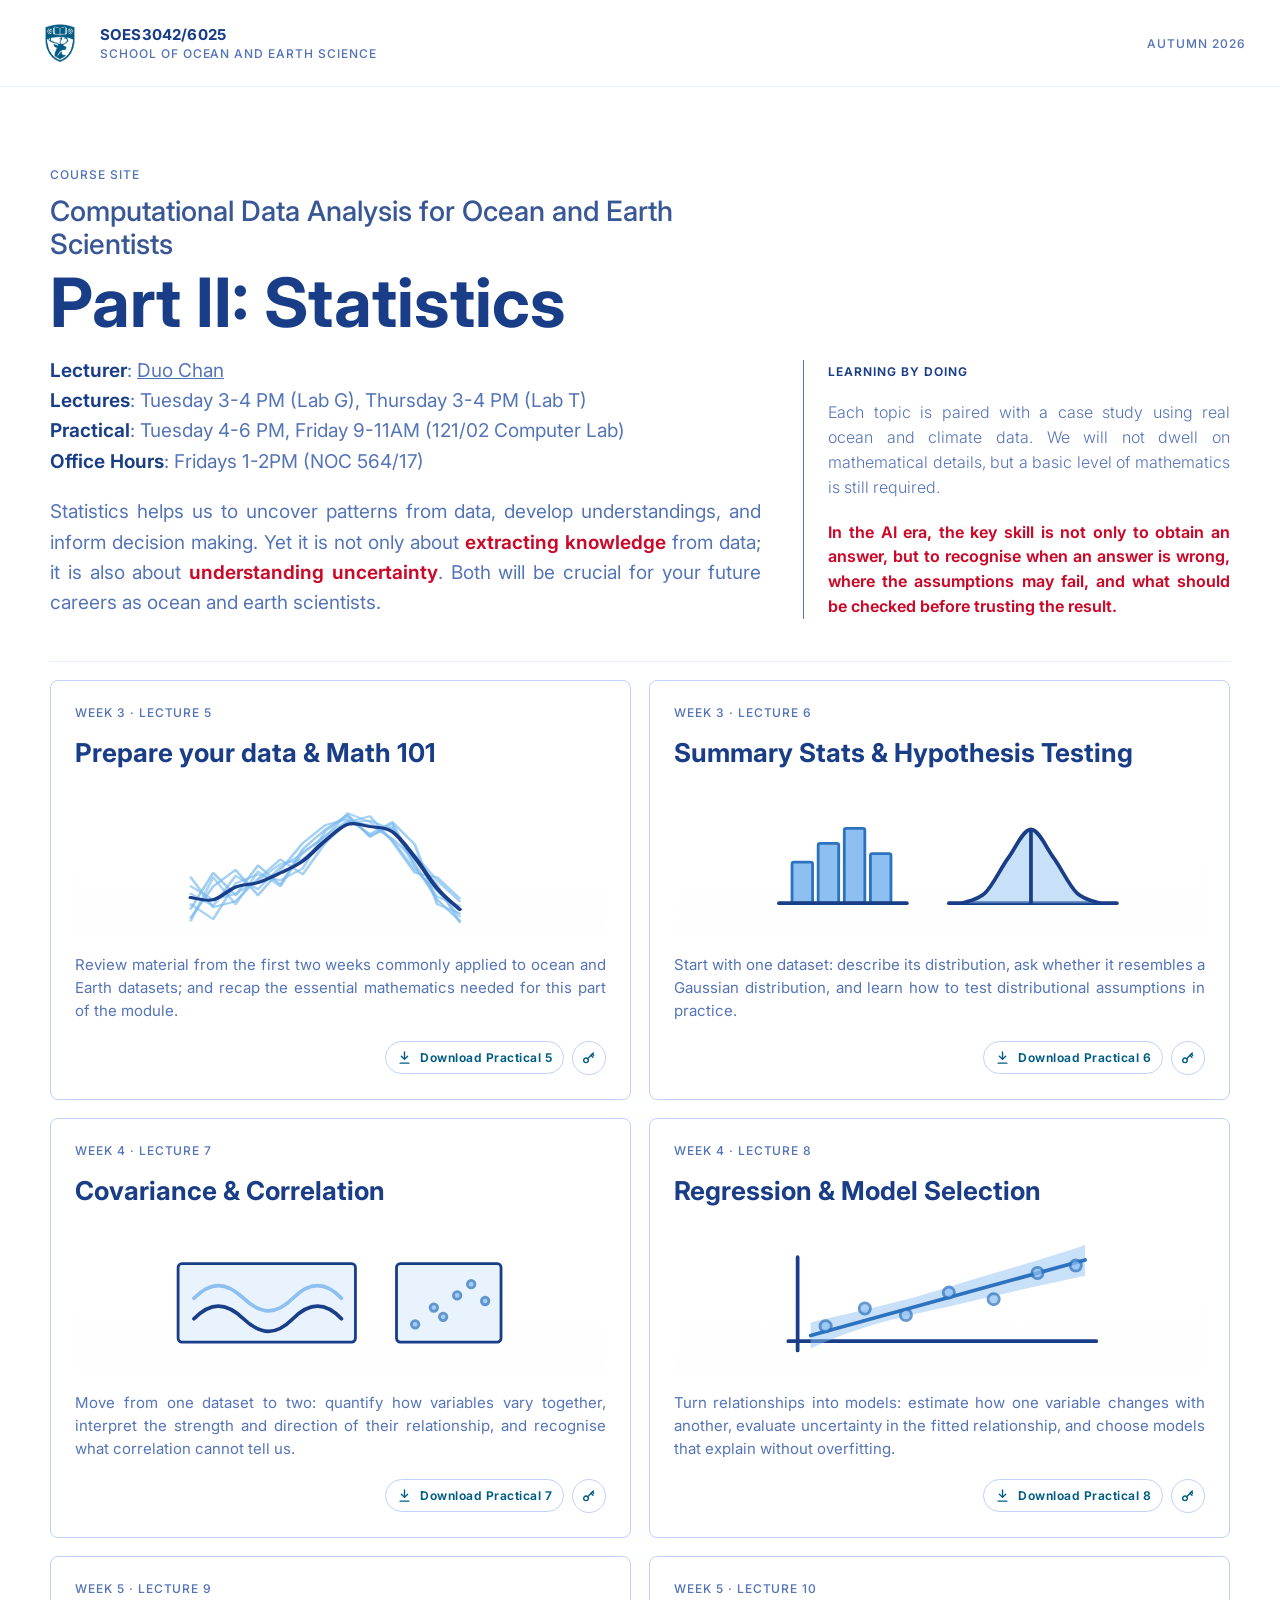
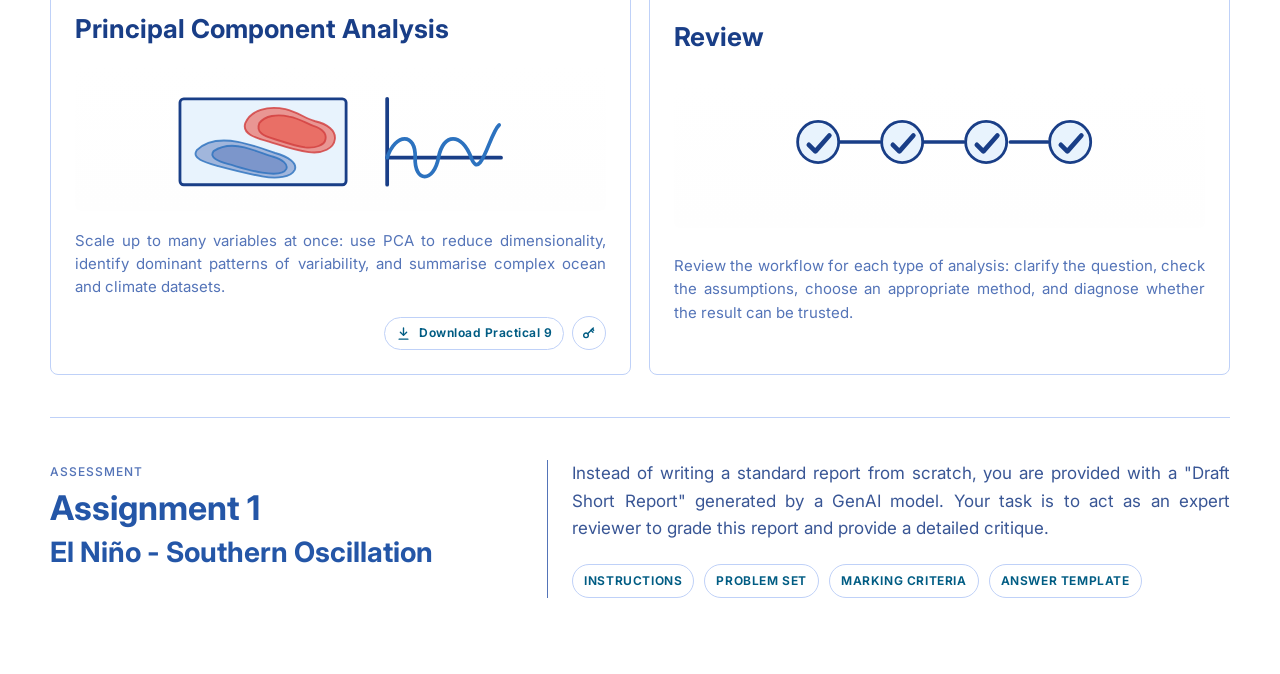
<file: index.html>
<!doctype html>
<html lang="en">
  <head>
    <meta charset="UTF-8">
    <meta name="viewport" content="width=device-width, initial-scale=1.0">
    <title>SOES3042/6025 Statistics</title>
    <link rel="preconnect" href="https://fonts.googleapis.com">
    <link rel="preconnect" href="https://fonts.gstatic.com" crossorigin>
    <link href="https://fonts.googleapis.com/css2?family=Inter:wght@300;400;520;650;720;820&display=swap" rel="stylesheet">
    <link href="https://fonts.cdnfonts.com/css/intel-one-mono" rel="stylesheet">
    <link rel="stylesheet" href="assets/css/course.css">
  </head>
  <body>
    <div class="site-shell">
      <header class="site-topbar">
        <a class="brand-mark" href="index.html">
          <img class="brand-sigil" src="UoS_logo.png" alt="" aria-hidden="true">
          <span class="brand-text">
            <span class="brand-title">SOES3042/6025</span>
            <span class="brand-subtitle">School of Ocean and Earth Science</span>
          </span>
        </a>
        <span class="site-term" id="siteTerm">Autumn 2026</span>
      </header>

      <main class="site-main">
        <section class="site-hero">
          <div>
            <span class="micro">Course Site</span>
            <h2>Computational Data Analysis for Ocean and Earth Scientists</h2>
            <h1>Part II: Statistics</h1>
            <p><b>Lecturer</b>: <a href="https://duochanatharvard.github.io">Duo Chan</a>
            <br><b>Lectures</b>: Tuesday 3-4 PM (Lab G), Thursday 3-4 PM (Lab T)
            <br><b>Practical</b>: Tuesday 4-6 PM, Friday 9-11AM (121/02 Computer Lab)
            <br><b>Office Hours</b>: Fridays 1-2PM (NOC 564/17)</p>
            <p>
              Statistics helps us to uncover patterns from data, develop understandings, and inform decision making.
              Yet it is not only about <b style="color: #cb0a2a;">extracting knowledge</b> from data; 
              it is also about <b style="color: #cb0a2a;">understanding uncertainty</b>.
              Both will be crucial for your future careers as ocean and earth scientists.
            </p>
          </div>
          <aside class="hero-panel">
            <span class="micro"><b>Learning by doing</b></span>
              
            <p class="approach-copy">
              Each topic is paired with a case 
              study using real ocean and climate data.
              We will not dwell on mathematical details, but a basic level of 
              mathematics is still required. 
            </p>
            
            <p class="approach-copy">
              <b style="color: #cb0a2a;">
              In the AI era, the key skill is not only to obtain an answer, but
              to recognise when an answer is wrong, where the assumptions
              may fail, and what should be checked before trusting the result.
              </b>
            </p>

          </aside>
        </section>

        <!-- ################################################################### -->

        <section class="lecture-grid" aria-label="Lectures">
          <article class="lecture-card">
            <a class="lecture-card-main" href="lectures/week3-l5.html">
              <span class="micro">Week 3 · Lecture 5</span>
              <h2>Prepare your data & Math 101</h2>
              <div class="card-figure figure-summary" aria-hidden="true">
                <svg viewBox="0 0 420 150" role="img">
                  <!-- compress all lines horizontally toward the center -->
                  <g transform="translate(40,20) scale(1.2,0.8)"
                    fill="none" stroke-linecap="round" stroke-linejoin="round">

                    <!-- noisy light lines --> 
                    <path d="M8 130 L28 82 L48 112 L68 72 L88 98 L108 50 L128 24 L148 4 L168 34 L188 16 L208 70 L228 118 L248 146" stroke="#7BBBEE" stroke-width="2.6" opacity="0.72"></path>
                    <path d="M8 88 L28 128 L48 120 L68 90 L88 64 L108 84 L128 42 L148 14 L168 6 L188 40 L208 82 L228 88 L248 116" stroke="#7BBBEE" stroke-width="2.6" opacity="0.68"></path>
                    <path d="M8 142 L28 100 L48 78 L68 112 L88 78 L108 42 L128 18 L148 10 L168 30 L188 14 L208 44 L228 124 L248 136" stroke="#7BBBEE" stroke-width="2.6" opacity="0.70"></path>
                    <path d="M8 110 L28 126 L48 86 L68 104 L88 74 L108 56 L128 32 L148 12 L168 18 L188 36 L208 64 L228 98 L248 148" stroke="#7BBBEE" stroke-width="2.6" opacity="0.66"></path>
                    <path d="M8 124 L28 144 L48 96 L68 84 L88 92 L108 76 L128 26 L148 6 L168 32 L188 20 L208 74 L228 114 L248 126" stroke="#7BBBEE" stroke-width="2.6" opacity="0.65"></path>
                    <path d="M8 100 L28 118 L48 110 L68 92 L88 70 L108 64 L128 38 L148 14 L168 12 L188 24 L208 58 L228 92 L248 120" stroke="#7BBBEE" stroke-width="2.6" opacity="0.64"></path>
                    <path d="M8 146 L28 88 L48 124 L68 80 L88 100 L108 54 L128 34 L148 2 L168 14 L188 38 L208 78 L228 106 L248 140" stroke="#7BBBEE" stroke-width="2.6" opacity="0.62"></path>
                    <path class="axis" d="M8 115 C11.3 115.5, 21.3 120.3, 28 118 C34.7 115.7, 41.3 104.8, 48 101 C54.7 97.2, 61.3 98.2, 68 95 C74.7 91.8, 81.3 86.8, 88 82 C94.7 77.2, 101.3 73.2, 108 66 C114.7 58.8, 121.3 47.2, 128 39 C134.7 30.8, 141.3 20.2, 148 17 C154.7 13.8, 161.3 18.3, 168 20 C174.7 21.7, 181.3 20.2, 188 27 C194.7 33.8, 201.3 48.3, 208 61 C214.7 73.7, 221.3 91.3, 228 103 C234.7 114.7, 244.7 126.3, 248 131" stroke="#3F51F5" stroke-width="4"></path>
                  </g>
                </svg>
              </div>
              <p>Review material from the first two weeks commonly applied to ocean and Earth datasets; and recap the essential mathematics needed for this part of the module.</p>
            </a>

            <div class="card-downloads">
              <a class="practical-download" href="practical/Practical_5.zip" download>
                <svg viewBox="0 0 24 24" aria-hidden="true">
                  <path d="M12 3v11"></path>
                  <path d="M7 10l5 5 5-5"></path>
                  <path d="M5 21h14"></path>
                </svg>
                <span>Download Practical 5</span>
              </a>
              <a class="answer-key-download" href="practical/Answer_Key_5.zip" download aria-label="Download Practical 5 answer key" title="Download answer key">
                <svg viewBox="0 0 24 24" aria-hidden="true">
                  <circle cx="7.5" cy="15.5" r="3.5"></circle>
                  <path d="m10 13 8.5-8.5"></path>
                  <path d="m15 8 3 3"></path>
                  <path d="m17 6 2 2"></path>
                </svg>
              </a>
            </div>
          </article>

          <article class="lecture-card">
            <a class="lecture-card-main" href="lectures/week3-l6.html">
              <span class="micro">Week 3 · Lecture 6</span>
              <h2>Summary Stats & Hypothesis Testing</h2>
              <div class="card-figure figure-summary" aria-hidden="true">
                <svg viewBox="0 0 420 150" role="img">
                  <rect class="bar" x="52" y="74" width="22" height="44" rx="2"></rect>
                  <rect class="bar" x="80" y="54" width="22" height="64" rx="2"></rect>
                  <rect class="bar" x="108" y="38" width="22" height="80" rx="2"></rect>
                  <rect class="bar" x="136" y="65" width="22" height="53" rx="2"></rect>
                  <path class="axis" d="M38 118H175"></path>
                  <path class="axis" d="M220 118H400"></path>
                  <path class="curve-fill" d="M234 118C238.1 116.4 250.4 115.1 258.7 107.3C266.9 99.5 275.1 81.5 283.3 70.1C291.6 58.7 299.8 39 308 39C316.2 39 324.4 58.7 332.7 70.1C340.9 81.5 349.1 99.5 357.3 107.3C365.6 115.1 377.9 116.4 382 118"></path>
                  <path class="curve" d="M234 118C238.1 116.4 250.4 115.1 258.7 107.3C266.9 99.5 275.1 81.5 283.3 70.1C291.6 58.7 299.8 39 308 39C316.2 39 324.4 58.7 332.7 70.1C340.9 81.5 349.1 99.5 357.3 107.3C365.6 115.1 377.9 116.4 382 118"></path>
                  <path class="axis" d="M308 40V118"></path>
                </svg>
              </div>
              <p>Start with one dataset: describe its distribution, ask whether it resembles a Gaussian distribution, and learn how to test distributional assumptions in practice.</p>
            </a>

            <div class="card-downloads">
              <a class="practical-download" href="practical/Practical_6.zip" download>
                <svg viewBox="0 0 24 24" aria-hidden="true">
                  <path d="M12 3v11"></path>
                  <path d="M7 10l5 5 5-5"></path>
                  <path d="M5 21h14"></path>
                </svg>
                <span>Download Practical 6</span>
              </a>
              <a class="answer-key-download" href="practical/Answer_Key_6.zip" download aria-label="Download Practical 6 answer key" title="Download answer key">
                <svg viewBox="0 0 24 24" aria-hidden="true">
                  <circle cx="7.5" cy="15.5" r="3.5"></circle>
                  <path d="m10 13 8.5-8.5"></path>
                  <path d="m15 8 3 3"></path>
                  <path d="m17 6 2 2"></path>
                </svg>
              </a>
            </div>
          </article>

          <article class="lecture-card">
            <a class="lecture-card-main" href="lectures/week3-l7.html">
              <span class="micro">Week 4 · Lecture 7</span>
              <h2>Covariance & Correlation</h2>
              <div class="card-figure figure-correlation" aria-hidden="true">
                <svg viewBox="0 0 420 150" role="img">
                  <rect class="panel" x="36" y="35" width="190" height="84" rx="4"></rect>
                  <path class="wave light" d="M53 72C71 54 87 54 106 72S141 90 159 72S194 54 211 72"></path>
                  <path class="wave" d="M53 94C71 76 87 76 106 94S141 112 159 94S194 76 211 94"></path>
                  <rect class="panel" x="270" y="35" width="112" height="84" rx="4"></rect>
                  <circle class="dot" cx="290" cy="100" r="4"></circle>
                  <circle class="dot" cx="310" cy="82" r="4"></circle>
                  <circle class="dot" cx="320" cy="92" r="4"></circle>
                  <circle class="dot" cx="335" cy="69" r="4"></circle>
                  <circle class="dot" cx="350" cy="57" r="4"></circle>
                  <circle class="dot" cx="365" cy="75" r="4"></circle>
                </svg>
              </div>
              <p>Move from one dataset to two: quantify how variables vary together, interpret the strength and direction of their relationship, and recognise what correlation cannot tell us.</p>
            </a>
            <div class="card-downloads">
              <a class="practical-download" href="practical/Practical_7.zip" download>
                <svg viewBox="0 0 24 24" aria-hidden="true">
                  <path d="M12 3v11"></path>
                  <path d="M7 10l5 5 5-5"></path>
                  <path d="M5 21h14"></path>
                </svg>
                <span>Download Practical 7</span>
              </a>
              <a class="answer-key-download" href="practical/Answer_Key_7.zip" download aria-label="Download Practical 7 answer key" title="Download answer key">
                <svg viewBox="0 0 24 24" aria-hidden="true">
                  <circle cx="7.5" cy="15.5" r="3.5"></circle>
                  <path d="m10 13 8.5-8.5"></path>
                  <path d="m15 8 3 3"></path>
                  <path d="m17 6 2 2"></path>
                </svg>
              </a>
            </div>
          </article>

          <article class="lecture-card">
            <a class="lecture-card-main" href="lectures/week3-l8.html">
              <span class="micro">Week 4 · Lecture 8</span>
              <h2>Regression & Model Selection</h2>
              <div class="card-figure figure-regression" aria-hidden="true">
                <svg viewBox="0 0 420 150" role="img">
                  <path class="axis" d="M48 118H378M58 128V28"></path>
                  <path class="band" d="M72 98C126 85 170 76 220 60C270 44 323 30 366 15L366 48C323 57 270 69 220 81C170 92 126 101 72 126Z"></path>
                  <path class="fit" d="M72 112L366 31"></path>
                  <circle class="dot" cx="88" cy="102" r="6"></circle>
                  <circle class="dot" cx="130" cy="83" r="6"></circle>
                  <circle class="dot" cx="174" cy="90" r="6"></circle>
                  <circle class="dot" cx="220" cy="66" r="6"></circle>
                  <circle class="dot" cx="268" cy="73" r="6"></circle>
                  <circle class="dot" cx="315" cy="45" r="6"></circle>
                  <circle class="dot" cx="356" cy="37" r="6"></circle>
                </svg>
              </div>
              <p>Turn relationships into models: estimate how one variable changes with another, evaluate uncertainty in the fitted relationship, and choose models that explain without overfitting.</p>
            </a>
            <div class="card-downloads">
              <a class="practical-download" href="practical/Practical_8.zip" download>
                <svg viewBox="0 0 24 24" aria-hidden="true">
                  <path d="M12 3v11"></path>
                  <path d="M7 10l5 5 5-5"></path>
                  <path d="M5 21h14"></path>
                </svg>
                <span>Download Practical 8</span>
              </a>
              <a class="answer-key-download" href="practical/Answer_Key_8.zip" download aria-label="Download Practical 8 answer key" title="Download answer key">
                <svg viewBox="0 0 24 24" aria-hidden="true">
                  <circle cx="7.5" cy="15.5" r="3.5"></circle>
                  <path d="m10 13 8.5-8.5"></path>
                  <path d="m15 8 3 3"></path>
                  <path d="m17 6 2 2"></path>
                </svg>
              </a>
            </div>
          </article>

          <article class="lecture-card">
            <a class="lecture-card-main" href="lectures/week3-l9.html">
              <span class="micro">Week 5 · Lecture 9</span>
              <h2>Principal Component Analysis</h2>
                <div class="card-figure figure-pca" aria-hidden="true">
                  <svg viewBox="0 0 420 150" role="img">
                    <rect class="panel" x="38" y="32" width="178" height="92" rx="4"></rect>

                    <!-- EOF spatial pattern: smooth two-layer contours, no coastline -->
                    <!-- red: move slightly right and up -->
                    <g transform="translate(10,-10)">
                      <path class="warm warm-outer" d="M98 68 C104 54 122 49 141 53 C154 56 162 63 173 66 C186 69 195 76 194 85 C193 95 181 101 166 99 C150 97 137 92 124 88 C110 84 94 80 98 68Z"></path>
                      <path class="warm warm-inner" d="M113 68 C119 60 132 58 145 61 C156 63 163 68 171 71 C180 74 185 79 184 85 C183 92 173 95 162 94 C149 92 139 88 129 85 C118 82 109 78 113 68Z"></path>
                    </g>

                    <!-- blue: move slightly left and up -->
                    <g transform="translate(-20,-10)">
                      <path class="cool cool-outer" d="M76 97 C86 87 103 85 120 88 C136 91 148 96 160 100 C174 104 184 111 181 118 C177 126 162 128 146 125 C129 122 114 118 99 114 C85 110 70 106 76 97Z"></path>
                      <path class="cool cool-inner" d="M94 98 C103 92 115 91 127 94 C139 97 148 101 158 104 C168 107 174 112 172 117 C169 123 158 123 146 121 C133 119 121 115 110 112 C99 109 89 105 94 98Z"></path>
                    </g>

                    <path class="divider" d="M260 32V124"></path>
                    <path class="axis" d="M260 95H382"></path>
                    <path class="series"
                      d="M260 95C269 68 291 68 290 95S310 122 315 95S340 68 350 95S370 68 380 60"></path>
                  </svg>
                </div>
              <p>Scale up to many variables at once: use PCA to reduce dimensionality, identify dominant patterns of variability, and summarise complex ocean and climate datasets.</p>
            </a>

            <div class="card-downloads">
              <a class="practical-download" href="practical/Practical_9.zip" download>
                <svg viewBox="0 0 24 24" aria-hidden="true">
                  <path d="M12 3v11"></path>
                  <path d="M7 10l5 5 5-5"></path>
                  <path d="M5 21h14"></path>
                </svg>
                <span>Download Practical 9</span>
              </a>
              <a class="answer-key-download" href="practical/Answer_Key_9.zip" download aria-label="Download Practical 9 answer key" title="Download answer key">
                <svg viewBox="0 0 24 24" aria-hidden="true">
                  <circle cx="7.5" cy="15.5" r="3.5"></circle>
                  <path d="m10 13 8.5-8.5"></path>
                  <path d="m15 8 3 3"></path>
                  <path d="m17 6 2 2"></path>
                </svg>
              </a>
            </div>
          </article>

          <article class="lecture-card">
            <a class="lecture-card-main" href="lectures/week3-l10.html">
              <span class="micro">Week 5 · Lecture 10</span>
              <h2>Review</h2>
              <div class="card-figure figure-review" aria-hidden="true">
                <svg viewBox="0 0 420 150" role="img">
                  <path class="flow" d="M103 60H146"></path>
                  <path class="flow" d="M193 60H236"></path>
                  <path class="flow" d="M286 60H326"></path>
                  <circle class="node" cx="80" cy="60" r="22"></circle>
                  <circle class="node" cx="170" cy="60" r="22"></circle>
                  <circle class="node" cx="260" cy="60" r="22"></circle>
                  <circle class="node" cx="350" cy="60" r="22"></circle>
                  <path class="check" d="M70 63l7 7 15-17"></path>
                  <path class="check" d="M160 63l7 7 15-17"></path>
                  <path class="check" d="M250 63l7 7 15-17"></path>
                  <path class="check" d="M340 63l7 7 15-17"></path>
                </svg>
              </div>
              <p>Review the workflow for each type of analysis: clarify the question, check the assumptions, choose an appropriate method, and diagnose whether the result can be trusted.</p>
            </a>
          </article>
        </section>

        <div class="section-divider" aria-hidden="true"></div>

        <!-- ################################################################### -->

        <section class="assessment-section" aria-label="Assessment">
          <div class="section-heading">
            <span class="micro">Assessment</span>
            <h2 style="color:#2456a7">Assignment 1 </h2> 
            <h3 style="color:#2456a7">El Niño - Southern Oscillation</h3>
          </div>
          <div class="assessment-panel">
            <p>
              Instead of writing a standard report from scratch, 
              you are provided with a "Draft Short Report" generated by a GenAI model. 
              Your task is to act as an expert reviewer to grade this report 
              and provide a detailed critique.
            </p>
            <div class="assessment-points">
              <a href="assignment/SOES3042_6025%20-%20Assignment%201%20Problem%20Set.pdf" target="_blank" rel="noopener">Instructions</a>
              <a href="assignment/SOES3042_6025%20-%20Assignment%201%20Problem%20Set.zip" download>Problem Set</a>
              <a href="assignment/SOES3042_6025%20-%20Assignment%201%20Marking%20Criteria.pdf" download>Marking Criteria</a>
              <a href="assignment/SOES3042_6025%20-%20Assignment%201%20Answer%20Template.docx" download>Answer Template</a>
            </div>
          </div>
        </section>
      </main>
    </div>
    <script>
      document.getElementById("siteTerm").textContent = `Autumn ${new Date().getFullYear()}`;
    </script>
  </body>
</html>
</file>
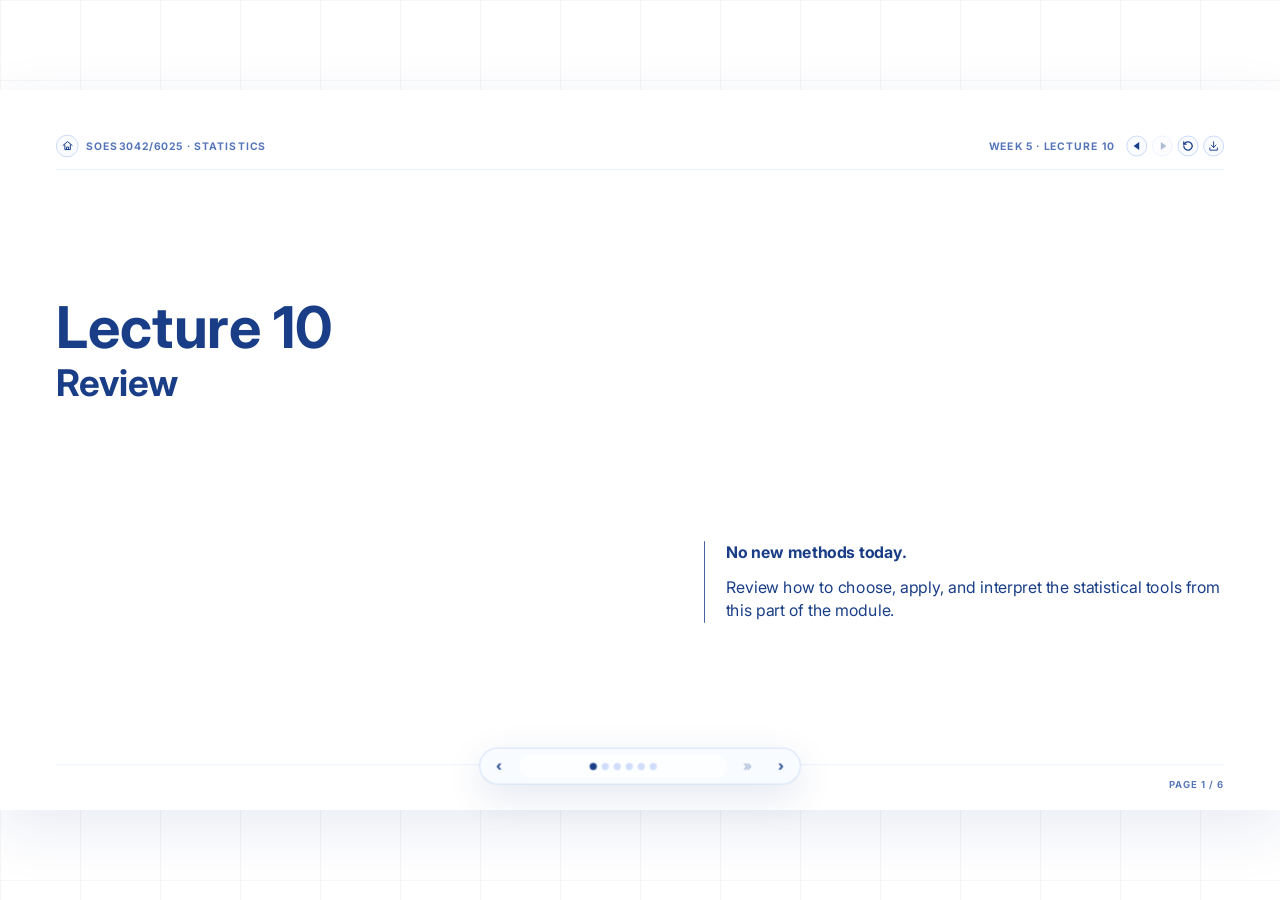
<file: lectures/week3-l10.html>
<!doctype html>
<html lang="en">
  <head>
    <meta charset="UTF-8">
    <meta name="viewport" content="width=device-width, initial-scale=1.0">
    <title>L10 Review</title>
    <link rel="preconnect" href="https://fonts.googleapis.com">
    <link rel="preconnect" href="https://fonts.gstatic.com" crossorigin>
    <link href="https://fonts.googleapis.com/css2?family=Inter:wght@400;520;650;720;820&display=swap" rel="stylesheet">
    <link href="https://fonts.cdnfonts.com/css/intel-one-mono" rel="stylesheet">
    <link rel="stylesheet" href="../assets/css/course.css">
    <style>
      .title-lockup {
        width: 1400px;
      }

      .title-lockup h2 {
        font-size: 46px;
        white-space: nowrap;
      }

      /* Lecture 10 page 2 handles: move/resize each large block here. */
      .review-single-dataset-page {
        --review-map-x: 0px;
        --review-map-y: -8px;
        --review-map-width: 1440px;
        --review-map-height: 650px;
        --review-flow-x: 52px;
        --review-flow-y: 68px;
        --review-flow-width: 252px;
        --review-flow-gap: 7px;
        --review-flow-arrow-height: 24px;
        --review-arrow-line-width: 4px;
        --review-arrow-head-side: 8px;
        --review-arrow-head-height: 13px;
        --review-arrow-head-offset: -10px;
        --review-pdf-x: 395px;
        --review-pdf-y: 20px;
        --review-pdf-width: 250px;
        --review-normal-x: 410px;
        --review-normal-y: 240px;
        --review-normal-width: 250px;
        --review-lecture-label-x: 1160px;
        --review-lecture-label-y: 44px;
        --review-clt-text-x: 710px;
        --review-clt-text-y: 105px;
        --review-clt-text-width: 790px;
        --review-clt-charts-x: 670px;
        --review-clt-charts-y: 210px;
        --review-clt-charts-width: 760px;
        --review-ks-x: 390px;
        --review-ks-y: 430px;
        --review-ks-width: 270px;
        --review-ks-height: 200px;
        --review-table-x: 710px;
        --review-table-y: 490px;
        --review-table-width: 700px;
      }

      .review-single-dataset {
        position: relative;
        width: var(--review-map-width);
        height: var(--review-map-height);
        transform: translate(var(--review-map-x), var(--review-map-y));
      }

      .intuition-games {
        --intuition-games-x: -50px;
        --intuition-games-y: 50px;
        --intuition-card-padding: 0px;
        --intuition-card-width: 720px;
        align-self: start;
        position: relative;
        height: 560px;
        transform: translate(var(--intuition-games-x), var(--intuition-games-y));
      }

      .intuition-games-grid {
        position: relative;
        height: 100%;
      }

      .intuition-game-card {
        position: absolute;
        top: var(--card-y);
        left: var(--card-x);
        z-index: var(--card-z);
        display: block;
        width: var(--intuition-card-width);
        aspect-ratio: 16 / 9;
        padding: var(--intuition-card-padding);
        overflow: hidden;
        border: 2px solid rgba(25, 62, 135, 0.38);
        border-radius: 8px;
        background: #ffffff;
        color: var(--site-blue-dark);
        text-decoration: none;
        box-shadow: 0 18px 42px rgba(25, 62, 135, 0.16);
        transform: rotate(var(--card-rotate));
        transform-origin: center;
        transition:
          border-color 180ms ease,
          box-shadow 180ms ease,
          transform 180ms ease,
          z-index 0ms linear 180ms;
      }

      .intuition-game-card.standardise {
        --card-x: 70px;
        --card-y: 52px;
        --card-z: 1;
        --card-rotate: -6deg;
      }

      .intuition-game-card.correlation {
        --card-x: 420px;
        --card-y: 88px;
        --card-z: 2;
        --card-rotate: 2deg;
      }

      .intuition-game-card.preprocessing {
        --card-x: 770px;
        --card-y: 48px;
        --card-z: 3;
        --card-rotate: 6deg;
      }

      .intuition-game-card:hover {
        border-color: #cb0a2a;
        z-index: 10;
        box-shadow: 0 26px 70px rgba(25, 62, 135, 0.26);
        transform: translateY(-22px) scale(1.08) rotate(0deg);
        transition:
          border-color 180ms ease,
          box-shadow 180ms ease,
          transform 180ms ease,
          z-index 0ms;
      }

      .intuition-game-preview {
        position: relative;
        width: 100%;
        height: 100%;
        overflow: hidden;
        background: #ffffff;
      }

      .intuition-game-preview iframe {
        display: block;
        width: 100%;
        height: 100%;
        border: 0;
        pointer-events: none;
      }

      .review-flow {
        position: absolute;
        left: var(--review-flow-x);
        top: var(--review-flow-y);
        width: var(--review-flow-width);
        display: grid;
        justify-items: center;
        gap: var(--review-flow-gap);
      }

      .review-flow-box {
        width: 340px;
        min-height: 56px;
        display: grid;
        place-items: center;
        padding: 8px 12px;
        background: #2b64b3;
        color: #ffffff;
        font-size: 20px;
        font-weight: 820;
        line-height: 1.12;
        text-align: center;
      }

      .review-flow-box.warning {
        background: #ef2b18;
      }

      .review-flow-box.test {
        min-height: 48px;
        background: #e75480;
        font-size: 20px;
      }

      .review-flow-question {
        margin: -2px 0 0;
        color: #2b64b3;
        font-size: 34px;
        font-weight: 520;
      }

      .review-flow-arrow {
        width: 0;
        height: var(--review-flow-arrow-height);
        border-left: var(--review-arrow-line-width) solid #2b64b3;
        position: relative;
      }

      .review-flow-arrow::after {
        content: "";
        position: absolute;
        left: var(--review-arrow-head-offset);
        bottom: -2px;
        width: 0;
        height: 0;
        border-left: var(--review-arrow-head-side) solid transparent;
        border-right: var(--review-arrow-head-side) solid transparent;
        border-top: var(--review-arrow-head-height) solid #2b64b3;
      }

      .review-reveal {
        opacity: 0;
        transform: translateY(8px);
        transition: opacity 260ms ease, transform 260ms ease;
        pointer-events: none;
      }

      .review-single-dataset-page .review-step-1,
      .review-single-dataset-page[data-step="1"] .review-step-2,
      .review-single-dataset-page[data-step="2"] .review-step-2,
      .review-single-dataset-page[data-step="3"] .review-step-2,
      .review-single-dataset-page[data-step="4"] .review-step-2,
      .review-single-dataset-page[data-step="5"] .review-step-2,
      .review-single-dataset-page[data-step="2"] .review-step-3,
      .review-single-dataset-page[data-step="3"] .review-step-3,
      .review-single-dataset-page[data-step="4"] .review-step-3,
      .review-single-dataset-page[data-step="5"] .review-step-3,
      .review-single-dataset-page[data-step="3"] .review-step-4,
      .review-single-dataset-page[data-step="4"] .review-step-4,
      .review-single-dataset-page[data-step="5"] .review-step-4,
      .review-single-dataset-page[data-step="4"] .review-step-5,
      .review-single-dataset-page[data-step="5"] .review-step-5,
      .review-single-dataset-page[data-step="4"] .review-step-6,
      .review-single-dataset-page[data-step="5"] .review-step-6 {
        opacity: 1;
        transform: translateY(0);
        pointer-events: auto;
      }

      .review-single-dataset-page .review-flow-arrow.review-step-2,
      .review-single-dataset-page .review-flow-arrow.review-step-3,
      .review-single-dataset-page .review-flow-arrow.review-step-4,
      .review-single-dataset-page .review-flow-arrow.review-step-5,
      .review-single-dataset-page .review-flow-arrow.review-step-6 {
        transform: translateY(8px);
      }

      .review-single-dataset-page[data-step="1"] .review-flow-arrow.review-step-2,
      .review-single-dataset-page[data-step="2"] .review-flow-arrow.review-step-2,
      .review-single-dataset-page[data-step="3"] .review-flow-arrow.review-step-2,
      .review-single-dataset-page[data-step="4"] .review-flow-arrow.review-step-2,
      .review-single-dataset-page[data-step="5"] .review-flow-arrow.review-step-2,
      .review-single-dataset-page[data-step="2"] .review-flow-arrow.review-step-3,
      .review-single-dataset-page[data-step="3"] .review-flow-arrow.review-step-3,
      .review-single-dataset-page[data-step="4"] .review-flow-arrow.review-step-3,
      .review-single-dataset-page[data-step="5"] .review-flow-arrow.review-step-3,
      .review-single-dataset-page[data-step="3"] .review-flow-arrow.review-step-4,
      .review-single-dataset-page[data-step="4"] .review-flow-arrow.review-step-4,
      .review-single-dataset-page[data-step="5"] .review-flow-arrow.review-step-4,
      .review-single-dataset-page[data-step="4"] .review-flow-arrow.review-step-5,
      .review-single-dataset-page[data-step="5"] .review-flow-arrow.review-step-5,
      .review-single-dataset-page[data-step="4"] .review-flow-arrow.review-step-6,
      .review-single-dataset-page[data-step="5"] .review-flow-arrow.review-step-6 {
        transform: translateY(0);
      }

      .review-link-block {
        color: inherit;
        cursor: pointer;
        text-decoration: none;
      }

      .review-link-block:hover {
        filter: drop-shadow(0 0 0.45rem rgba(25, 62, 135, 0.18));
      }

      .review-flow-box.review-link-block,
      .review-flow-box.review-link-block:visited,
      .review-flow-box.review-link-block:hover,
      .review-flow-box.review-link-block:active,
      .review-flow-box a,
      .review-flow-box a:visited,
      .review-flow-box a:hover,
      .review-flow-box a:active {
        color: #ffffff;
        text-decoration: underline;
        text-decoration-thickness: 2px;
        text-underline-offset: 4px;
      }

      .review-map-label {
        position: absolute;
        left: var(--review-lecture-label-x);
        top: var(--review-lecture-label-y);
        font-size: 25px;
        font-weight: 820;
      }

      .review-mini-chart {
        position: absolute;
        background: #ffffff;
      }

      .review-mini-chart svg {
        display: block;
        width: 100%;
        height: auto;
      }

      .review-pdf-chart {
        left: var(--review-pdf-x);
        top: var(--review-pdf-y);
        width: var(--review-pdf-width);
      }

      .review-normal-chart {
        left: var(--review-normal-x);
        top: var(--review-normal-y);
        width: var(--review-normal-width);
      }

      .review-normal-caption {
        margin: 0px 0 0;
        font-size: 18px;
        font-weight: 600;
        line-height: 1.25;
        text-align: center;
        transform: translateY(-15px);
      }

      .review-clt-text {
        position: absolute;
        left: var(--review-clt-text-x);
        top: var(--review-clt-text-y);
        width: var(--review-clt-text-width);
        font-size: 21px;
        font-weight: 520;
        line-height: 1.25;
      }

      .review-clt-text strong {
        font-weight: 820;
      }

      .review-clt-text .hot {
        color: #ef2b18;
        font-weight: 820;
      }

      .review-clt-charts {
        position: absolute;
        left: var(--review-clt-charts-x);
        top: var(--review-clt-charts-y);
        width: var(--review-clt-charts-width);
        display: grid;
        grid-template-columns: repeat(3, 1fr);
        gap: 14px;
      }

      .review-clt-charts svg {
        width: 100%;
        height: auto;
      }

      .review-ks-chart {
        left: var(--review-ks-x);
        top: var(--review-ks-y);
        width: var(--review-ks-width);
        height: var(--review-ks-height);
      }

      .review-ks-chart svg {
        width: 100%;
        height: 100%;
      }

      .review-test-workflow {
        position: absolute;
        left: var(--review-table-x);
        top: var(--review-table-y);
        width: var(--review-table-width);
        display: grid;
        grid-template-columns: repeat(5, minmax(92px, 1fr));
        gap: 20px 18px;
        align-items: center;
        color: var(--site-blue-dark);
      }

      .review-test-workflow-step {
        position: relative;
        min-height: 54px;
        display: grid;
        place-items: center;
        padding: 8px 10px;
        border: 2px solid rgba(25, 62, 135, 0.28);
        border-radius: 8px;
        background: #eef5ff;
        font-size: 15px;
        font-weight: 820;
        line-height: 1.16;
        text-align: center;
      }

      .review-test-workflow-step:not(:last-child)::after {
        content: "";
        position: absolute;
        top: 50%;
        right: -18px;
        width: 18px;
        height: 3px;
        background: var(--site-blue-dark);
        transform: translateY(-50%);
      }

      .review-test-workflow-step:not(:last-child)::before {
        content: "";
        position: absolute;
        top: 50%;
        right: -24px;
        width: 0;
        height: 0;
        border-top: 7px solid transparent;
        border-bottom: 7px solid transparent;
        border-left: 10px solid var(--site-blue-dark);
        transform: translateY(-50%);
        z-index: 1;
      }

      .review-test-workflow-step.threshold {
        background: #fff4de;
        border-color: rgba(242, 142, 43, 0.45);
      }

      .review-test-workflow-step.decision {
        background: #ffeaf2;
        border-color: rgba(231, 84, 128, 0.45);
      }

      .review-test-workflow.two-row {
        grid-template-columns: repeat(3, minmax(92px, 1fr));
      }

      .review-chart-axis,
      .review-chart-grid {
        stroke: #aab3c5;
        stroke-width: 1;
      }

      .review-chart-axis {
        stroke: #3b4b6c;
        stroke-width: 1.3;
      }

      .review-chart-text {
        font-family: var(--font-body);
        font-size: 12px;
        font-weight: 620;
      }

      .review-chart-title {
        font-family: var(--font-body);
        font-size: 15px;
        font-weight: 820;
      }

      .review-chart-bar {
        fill: #4f79e6;
        opacity: 0.82;
      }

      .review-chart-pdf-bar {
        fill: #ef2b18;
      }

      .review-chart-line {
        fill: none;
        stroke: #4f79e6;
        stroke-width: 2.2;
      }

      .review-clt-normal-line {
        fill: none;
        stroke: #193e87;
        stroke-width: 3.2;
      }

      .review-chart-cutoff {
        stroke: #ef2b18;
        stroke-width: 2.2;
      }

      .review-chart-observed {
        stroke: #4f79e6;
        stroke-width: 2.2;
      }

      /* Lecture 10 page 3 handles: move/resize each large block here. */
      .review-correlation-page {
        --corr-map-x: 0px;
        --corr-map-y: -8px;
        --corr-map-width: 1440px;
        --corr-map-height: 650px;
        --corr-section-label-x: 32px;
        --corr-prepare-y: 142px;
        --corr-analysis-y: 315px;
        --corr-significance-y: 488px;
        --corr-divider-x: 42px;
        --corr-divider-width: 980px;
        --corr-analysis-divider-y: 285px;
        --corr-significance-divider-y: 375px;
        --corr-flow-x: 180px;
        --corr-flow-y: 42px;
        --corr-flow-width: 255px;
        --corr-flow-box-width: 380px;
        /* Increase this to loosen the left workflow vertically; decrease it to compress. */
        --corr-flow-looseness: 1.91;
        --corr-flow-gap-base: 4px;
        --corr-flow-gap: calc(var(--corr-flow-gap-base) * var(--corr-flow-looseness));
        --corr-flow-box-height: 44px;
        --corr-arrow-height-base: 15px;
        --corr-arrow-height: calc(var(--corr-arrow-height-base) * var(--corr-flow-looseness));
        --corr-arrow-line-width: 4px;
        --corr-arrow-head-side: 8px;
        --corr-arrow-head-height: 13px;
        --corr-arrow-head-offset: -10px;
        --corr-no-linear-x: 580px;
        --corr-no-linear-y: 223px;
        --corr-yes-linear-x: 310px;
        --corr-yes-linear-y: 270px;
        --corr-linear-arrow-x: 560px;
        --corr-linear-arrow-y: 251px;
        --corr-linear-arrow-width: 60px;
        --corr-no-gaussian-x: 580px;
        --corr-no-gaussian-y: 475px;
        --corr-yes-gaussian-x: 310px;
        --corr-yes-gaussian-y: 533px;
        --corr-gaussian-arrow-x: 560px;
        --corr-gaussian-arrow-y: 502px;
        --corr-gaussian-arrow-width: 78px;
        --corr-horizontal-arrow-line-width: 4px;
        --corr-horizontal-arrow-head-side: 8px;
        --corr-horizontal-arrow-head-width: 13px;
        --corr-horizontal-arrow-head-offset: -10px;
        --corr-nonlinear-x: 550px;
        --corr-nonlinear-y: -25px;
        --corr-nonlinear-width: 700px;
        --corr-nonlinear-gap: 50px;
        --corr-nonlinear-second-chart-x: -150px;
        --corr-nonlinear-columns: 2;
        --corr-nonlinear-chart-aspect: 1.19;
        --corr-other-x: 630px;
        --corr-other-y: 242px;
        --corr-other-width: 820px;
        --corr-code-x: 620px;
        --corr-code-y: 304px;
        --corr-code-width: 430px;
        --corr-bootstrap-button-x: 640px;
        --corr-bootstrap-button-y: 482px;
        --corr-bootstrap-button-width: 200px;
        --corr-bootstrap-x: 870px;
        --corr-bootstrap-y: 400px;
        --corr-bootstrap-width: 320px;
        --corr-lecture-label-x: 1160px;
        --corr-lecture-label-y: 44px;
      }

      .review-correlation-map {
        position: relative;
        width: var(--corr-map-width);
        height: var(--corr-map-height);
        transform: translate(var(--corr-map-x), var(--corr-map-y));
      }

      .corr-section-label {
        position: absolute;
        left: var(--corr-section-label-x);
        font-size: 19px;
        font-weight: 820;
      }

      .corr-section-label.prepare {
        top: var(--corr-prepare-y);
      }

      .corr-section-label.analysis {
        top: var(--corr-analysis-y);
      }

      .corr-section-label.significance {
        top: var(--corr-significance-y);
      }

      .corr-divider {
        position: absolute;
        left: var(--corr-divider-x);
        width: var(--corr-divider-width);
        border-top: 4px dashed rgba(0, 0, 0, 0.18);
      }

      .corr-divider.analysis {
        top: var(--corr-analysis-divider-y);
      }

      .corr-divider.significance {
        top: var(--corr-significance-divider-y);
      }

      .corr-flow {
        position: absolute;
        left: var(--corr-flow-x);
        top: var(--corr-flow-y);
        width: var(--corr-flow-width);
        display: grid;
        justify-items: center;
        gap: var(--corr-flow-gap);
      }

      .corr-flow-box {
        width: var(--corr-flow-box-width);
        min-height: var(--corr-flow-box-height);
        display: grid;
        place-items: center;
        padding: 7px 10px;
        background: #2c57ad;
        color: #ffffff;
        font-size: 20px;
        font-weight: 820;
        line-height: 1.14;
        text-align: center;
      }

      .corr-flow-box.question,
      .corr-flow-box.gaussian {
        background: #ef2b18;
      }

      .corr-flow-box.pearson,
      .corr-flow-box.ks {
        background: #e75480;
      }

      .corr-flow-box.bootstrap {
        width: var(--corr-bootstrap-button-width);
        min-height: 42px;
        background: #2ba69a;
        font-size: 20px;
      }

      .corr-bootstrap-button {
        position: absolute;
        left: var(--corr-bootstrap-button-x);
        top: var(--corr-bootstrap-button-y);
      }

      .corr-flow-box.pvalue {
        width: var(--corr-pvalue-width);
        min-height: 68px;
        background: #ffffff;
        border: 3px solid #e75480;
        color: #e75480;
        font-family: var(--font-mono);
        font-size: 20px;
      }

      .corr-arrow {
        width: 0;
        height: var(--corr-arrow-height);
        border-left: var(--corr-arrow-line-width) solid;
        position: relative;
      }

      .corr-arrow::after {
        content: "";
        position: absolute;
        left: var(--corr-arrow-head-offset);
        bottom: -2px;
        width: 0;
        height: 0;
        border-left: var(--corr-arrow-head-side) solid transparent;
        border-right: var(--corr-arrow-head-side) solid transparent;
        border-top: var(--corr-arrow-head-height) solid;
      }

      .corr-branch {
        position: absolute;
        font-size: 20px;
        font-weight: 620;
      }

      .corr-branch.no-linear {
        left: var(--corr-no-linear-x);
        top: var(--corr-no-linear-y);
      }

      .corr-branch.yes-linear {
        left: var(--corr-yes-linear-x);
        top: var(--corr-yes-linear-y);
      }

      .corr-branch.no-gaussian {
        left: var(--corr-no-gaussian-x);
        top: var(--corr-no-gaussian-y);
      }

      .corr-branch.yes-gaussian {
        left: var(--corr-yes-gaussian-x);
        top: var(--corr-yes-gaussian-y);
      }

      .corr-horizontal-arrow {
        position: absolute;
        height: 0;
        border-top: var(--corr-horizontal-arrow-line-width) solid;
      }

      .corr-horizontal-arrow::after {
        content: "";
        position: absolute;
        right: -2px;
        top: var(--corr-horizontal-arrow-head-offset);
        width: 0;
        height: 0;
        border-top: var(--corr-horizontal-arrow-head-side) solid transparent;
        border-bottom: var(--corr-horizontal-arrow-head-side) solid transparent;
        border-left: var(--corr-horizontal-arrow-head-width) solid;
      }

      .corr-horizontal-arrow.linear-no {
        left: var(--corr-linear-arrow-x);
        top: var(--corr-linear-arrow-y);
        width: var(--corr-linear-arrow-width);
      }

      .corr-horizontal-arrow.gaussian-no {
        left: var(--corr-gaussian-arrow-x);
        top: var(--corr-gaussian-arrow-y);
        width: var(--corr-gaussian-arrow-width);
      }

      .corr-nonlinear-gallery {
        position: absolute;
        left: var(--corr-nonlinear-x);
        top: var(--corr-nonlinear-y);
        width: var(--corr-nonlinear-width);
        display: grid;
        grid-template-columns: repeat(var(--corr-nonlinear-columns), minmax(0, 1fr));
        gap: var(--corr-nonlinear-gap);
      }

      .corr-nonlinear-gallery svg {
        display: block;
        width: 100%;
        height: auto;
        aspect-ratio: var(--corr-nonlinear-chart-aspect);
      }

      .corr-nonlinear-gallery svg:nth-child(2) {
        transform: translateX(var(--corr-nonlinear-second-chart-x));
      }

      .corr-bootstrap-plot svg {
        display: block;
        width: 100%;
        height: auto;
      }

      .corr-other-methods {
        position: absolute;
        left: var(--corr-other-x);
        top: var(--corr-other-y);
        width: var(--corr-other-width);
        font-size: 19px;
        line-height: 1.28;
      }

      .corr-pearson-code {
        position: absolute;
        left: var(--corr-code-x);
        top: var(--corr-code-y);
        width: var(--corr-code-width);
        display: grid;
        place-items: center;
        min-height: 48px;
        border: 4px solid;
        background: #ffffff;
        color: #e75480;
        font-family: var(--font-mono);
        font-size: 20px;
        font-weight: 820;
        text-align: center;
      }

      .corr-bootstrap-plot {
        position: absolute;
        left: var(--corr-bootstrap-x);
        top: var(--corr-bootstrap-y);
        width: var(--corr-bootstrap-width);
      }

      .corr-lecture-label {
        position: absolute;
        left: var(--corr-lecture-label-x);
        top: var(--corr-lecture-label-y);
        font-size: 25px;
        font-weight: 820;
      }

      .corr-reveal {
        opacity: 0;
        transform: translateY(8px);
        transition: opacity 260ms ease, transform 260ms ease;
        pointer-events: none;
      }

      .review-correlation-page .corr-step-1,
      .review-correlation-page[data-step="1"] .corr-step-2,
      .review-correlation-page[data-step="2"] .corr-step-2,
      .review-correlation-page[data-step="3"] .corr-step-2,
      .review-correlation-page[data-step="4"] .corr-step-2,
      .review-correlation-page[data-step="5"] .corr-step-2,
      .review-correlation-page[data-step="2"] .corr-step-3,
      .review-correlation-page[data-step="3"] .corr-step-3,
      .review-correlation-page[data-step="4"] .corr-step-3,
      .review-correlation-page[data-step="5"] .corr-step-3,
      .review-correlation-page[data-step="3"] .corr-step-4,
      .review-correlation-page[data-step="4"] .corr-step-4,
      .review-correlation-page[data-step="5"] .corr-step-4,
      .review-correlation-page[data-step="4"] .corr-step-5,
      .review-correlation-page[data-step="5"] .corr-step-5,
      .review-correlation-page[data-step="5"] .corr-step-6 {
        opacity: 1;
        transform: translateY(0);
        pointer-events: auto;
      }

      .corr-link-block {
        color: inherit;
        cursor: pointer;
        text-decoration: none;
      }

      .corr-flow-box.corr-link-block:not(.pvalue),
      .corr-flow-box.corr-link-block:not(.pvalue):visited,
      .corr-flow-box.corr-link-block:not(.pvalue):hover,
      .corr-flow-box.corr-link-block:not(.pvalue):active {
        color: #ffffff;
        text-decoration: underline;
        text-decoration-thickness: 2px;
        text-underline-offset: 4px;
      }

      .corr-flow-box.pvalue.corr-link-block {
        text-decoration: underline;
        text-decoration-thickness: 2px;
        text-underline-offset: 4px;
      }

      .corr-link-block:hover {
        filter: drop-shadow(0 0 0.45rem rgba(25, 62, 135, 0.18));
      }

      /* Lecture 10 page 4 handles: move/resize each large block here. */
      .review-regression-page {
        --reg-map-x: 0px;
        --reg-map-y: -8px;
        --reg-map-width: 1440px;
        --reg-map-height: 650px;
        --reg-section-label-x: 34px;
        --reg-prepare-y: 68px;
        --reg-analysis-y: 245px;
        --reg-significance-y: 448px;
        --reg-divider-x: 36px;
        --reg-divider-width: 900px;
        --reg-analysis-divider-y: 135px;
        --reg-significance-divider-y: 366px;
        --reg-top-flow-x: 150px;
        --reg-top-flow-y: 45px;
        --reg-top-flow-gap: 54px;
        --reg-top-box-width: 200px;
        --reg-prepare-red-box-width: 350px;
        --reg-significance-red-box-width: 220px;
        --reg-arrow-color: var(--site-blue-dark);
        --reg-arrow-line-width: 4px;
        --reg-arrow-top-1-x: 346px;
        --reg-arrow-top-1-y: 76px;
        --reg-arrow-top-1-length: 45px;
        --reg-arrow-top-2-x: 600px;
        --reg-arrow-top-2-y: 76px;
        --reg-arrow-top-2-length: 45px;
        --reg-arrow-down-analysis-x: 780px;
        --reg-arrow-down-analysis-y: 55px;
        --reg-arrow-down-analysis-length: 90px;
        --reg-arrow-to-bic-x: 875px;
        --reg-arrow-to-bic-y: 178px;
        --reg-arrow-to-bic-length: 245px;
        --reg-arrow-step-1-to-2-x: 780px;
        --reg-arrow-step-1-to-2-y: 190px;
        --reg-arrow-step-1-to-2-length: 34px;
        --reg-arrow-step-2-to-3-x: 780px;
        --reg-arrow-step-2-to-3-y: 256px;
        --reg-arrow-step-2-to-3-length: 48px;
        --reg-arrow-to-gaussian-x: 780px;
        --reg-arrow-to-gaussian-y: 320px;
        --reg-arrow-to-gaussian-bend-y: 380px;
        --reg-arrow-to-gaussian-end-x: 370px;
        --reg-arrow-to-gaussian-end-y: 393px;
        --reg-arrow-to-pivot-x: 780px;
        --reg-arrow-to-pivot-y: 380px;
        --reg-arrow-to-pivot-bend-y: 380px;
        --reg-arrow-to-pivot-end-x: 1065px;
        --reg-arrow-to-pivot-end-y: 393px;
        --reg-arrow-gaussian-to-summary-x: 456px;
        --reg-arrow-gaussian-to-summary-y: 430px;
        --reg-arrow-gaussian-to-summary-length: 102px;
        --reg-arrow-pivot-to-summary-x: 988px;
        --reg-arrow-pivot-to-summary-y: 430px;
        --reg-arrow-pivot-to-summary-length: -115px;
        --reg-arrow-bootstrap-left-x: 370px;
        --reg-arrow-bootstrap-left-y: 455;
        --reg-arrow-bootstrap-left-length: 93px;
        --reg-arrow-bootstrap-right-x: 1065px;
        --reg-arrow-bootstrap-right-y: 455px;
        --reg-arrow-bootstrap-right-length: 93px;
        --reg-top-yes-x: 1742px;
        --reg-top-yes-y: 54px;
        --reg-outlier-no-x: 735px;
        --reg-outlier-no-y: 108px;
        --reg-code-x: 250px;
        --reg-code-y: 190px;
        --reg-code-width: 320px;
        --reg-code-font-size: 20px;
        --reg-steps-x: 635px;
        --reg-steps-y: 160px;
        --reg-step-width: 250px;
        --reg-step-height: 36px;
        --reg-step-gap: 34px;
        --reg-bic-x: 1132px;
        --reg-bic-y: 158px;
        --reg-bic-width: 230px;
        --reg-bic-height: 36px;
        --reg-bic-chart-x: 1108px;
        --reg-bic-chart-y: 200px;
        --reg-bic-chart-width: 260px;
        --reg-significance-main-x: 570px;
        --reg-significance-main-y: 405px;
        --reg-significance-main-width: 290px;
        --reg-summary-x: 520px;
        --reg-summary-y: 470px;
        --reg-summary-width: 390px;
        --reg-summary-font-size: 5.9px;
        --reg-gaussian-x: 245px;
        --reg-gaussian-y: 405px;
        --reg-bootstrap-left-x: 250px;
        --reg-bootstrap-left-y: 560px;
        --reg-pivot-x: 935px;
        --reg-pivot-y: 405px;
        --reg-bootstrap-right-x: 950px;
        --reg-bootstrap-right-y: 560px;
        --reg-gaussian-yes-x: 510px;
        --reg-gaussian-yes-y: 403px;
        --reg-gaussian-no-x: 330px;
        --reg-gaussian-no-y: 495px;
        --reg-pivot-no-x: 890px;
        --reg-pivot-no-y: 403px;
        --reg-pivot-yes-x: 1015px;
        --reg-pivot-yes-y: 495px;
        --reg-final-bic-x: 760px;
        --reg-final-bic-y: 560px;
        --reg-final-bic-width: 150px;
        --reg-final-bic-height: 50px;
        --reg-lecture-label-x: 1160px;
        --reg-lecture-label-y: 44px;
      }

      .review-regression-map {
        position: relative;
        width: var(--reg-map-width);
        height: var(--reg-map-height);
        transform: translate(var(--reg-map-x), var(--reg-map-y));
      }

      .reg-section-label {
        position: absolute;
        left: var(--reg-section-label-x);
        font-size: 19px;
        font-weight: 820;
      }

      .reg-section-label.prepare { top: var(--reg-prepare-y); }
      .reg-section-label.analysis { top: var(--reg-analysis-y); }
      .reg-section-label.significance { top: var(--reg-significance-y); }

      .reg-divider {
        position: absolute;
        left: var(--reg-divider-x);
        width: var(--reg-divider-width);
        border-top: 4px dashed rgba(0, 0, 0, 0.18);
      }

      .reg-divider.analysis { top: var(--reg-analysis-divider-y); }
      .reg-divider.significance { top: var(--reg-significance-divider-y); }

      .reg-flow-row {
        position: absolute;
        left: var(--reg-top-flow-x);
        top: var(--reg-top-flow-y);
        display: flex;
        align-items: center;
        gap: var(--reg-top-flow-gap);
      }

      .reg-box {
        display: grid;
        place-items: center;
        min-height: 50px;
        padding: 8px 12px;
        font-size: 20px;
        font-weight: 820;
        line-height: 1.12;
        text-align: center;
        text-decoration: none;
      }

      .reg-box.dark {
        width: var(--reg-top-box-width);
        background: #2265a0;
        color: #ffffff;
      }

      .reg-box.red {
        width: var(--reg-prepare-red-box-width);
        background: #ef2b18;
        color: #ffffff;
      }

      .reg-box.teal {
        background: #2ba69a;
        color: #ffffff;
      }

      .reg-box.outline {
        min-height: 34px;
        background: #ffffff;
        border: 3px solid;
        font-size: 20px;
      }

      .reg-box.outline.red-border { border-color: #ef2b18; }
      .reg-box.outline.blue-border { border-color: #2f9ef5; }
      .reg-box.outline.green-border { border-color: #16a51e; }

      .reg-analysis-code {
        position: absolute;
        left: var(--reg-code-x);
        top: var(--reg-code-y);
        width: var(--reg-code-width);
        padding: 10px 12px;
        border: 3px solid;
        background: #ffffff;
        font-family: var(--font-mono);
        font-size: var(--reg-code-font-size);
        line-height: 1.18;
      }

      .reg-analysis-code .code-green { color: #149b25; font-weight: 820; }
      .reg-analysis-code .code-blue { color: #168ad8; }

      .reg-step-stack {
        position: absolute;
        left: var(--reg-steps-x);
        top: var(--reg-steps-y);
        display: grid;
        gap: var(--reg-step-gap);
      }

      .reg-step-row {
        display: flex;
        align-items: center;
        gap: 12px;
      }

      .reg-step-number {
        width: 24px;
        font-size: 30px;
        font-weight: 820;
        line-height: 1;
        text-align: center;
      }

      .reg-step-number.one { color: #ef2b18; }
      .reg-step-number.two { color: #2f9ef5; }
      .reg-step-number.three { color: #16a51e; }

      .reg-step-row .reg-box {
        width: var(--reg-step-width);
        min-height: var(--reg-step-height);
      }

      .reg-bic-button {
        position: absolute;
        left: var(--reg-bic-x);
        top: var(--reg-bic-y);
        width: var(--reg-bic-width);
        min-height: var(--reg-bic-height);
      }

      .reg-bic-chart {
        position: absolute;
        left: var(--reg-bic-chart-x);
        top: var(--reg-bic-chart-y);
        width: var(--reg-bic-chart-width);
        background: #ffffff;
      }

      .reg-bic-chart svg {
        display: block;
        width: 100%;
        height: auto;
      }

      .reg-bic-chart:hover {
        filter: none;
      }

      .reg-significance-main {
        position: absolute;
        left: var(--reg-significance-main-x);
        top: var(--reg-significance-main-y);
        width: var(--reg-significance-main-width);
        border-color: #e75480;
        color: #e75480;
        font-size: 20px;
      }

      .reg-significance-main:visited,
      .reg-significance-main:hover,
      .reg-significance-main:active {
        color: #e75480;
      }

      .reg-summary-preview {
        position: absolute;
        left: var(--reg-summary-x);
        top: var(--reg-summary-y);
        width: var(--reg-summary-width);
        padding: 0px 0px;
        background: #ffffff;
      }

      .reg-summary-output {
        margin: 0;
        color: #111111;
        font-family: var(--font-mono);
        font-size: var(--reg-summary-font-size);
        font-weight: 520;
        line-height: 1.08;
        white-space: pre;
      }

      .reg-box.reg-gaussian-box {
        position: absolute;
        left: var(--reg-gaussian-x);
        top: var(--reg-gaussian-y);
        width: var(--reg-significance-red-box-width);
      }

      .reg-box.reg-pivot-box {
        position: absolute;
        left: var(--reg-pivot-x);
        top: var(--reg-pivot-y);
        width: var(--reg-significance-red-box-width);
      }

      .reg-bootstrap-left,
      .reg-bootstrap-right {
        position: absolute;
        width: 200px;
        min-height: 38px;
      }

      .reg-bootstrap-left {
        left: var(--reg-bootstrap-left-x);
        top: var(--reg-bootstrap-left-y);
      }

      .reg-bootstrap-right {
        left: var(--reg-bootstrap-right-x);
        top: var(--reg-bootstrap-right-y);
      }

      .reg-final-bic-button {
        position: absolute;
        left: var(--reg-final-bic-x);
        top: var(--reg-final-bic-y);
        width: var(--reg-final-bic-width);
        min-height: var(--reg-final-bic-height);
      }

      .reg-branch-label {
        position: absolute;
        font-size: 18px;
        font-weight: 520;
      }

      .reg-branch-label.top-yes { left: var(--reg-top-yes-x); top: var(--reg-top-yes-y); }
      .reg-branch-label.outlier-no { left: var(--reg-outlier-no-x); top: var(--reg-outlier-no-y); }
      .reg-branch-label.gaussian-yes { left: var(--reg-gaussian-yes-x); top: var(--reg-gaussian-yes-y); }
      .reg-branch-label.gaussian-no { left: var(--reg-gaussian-no-x); top: var(--reg-gaussian-no-y); }
      .reg-branch-label.pivot-no { left: var(--reg-pivot-no-x); top: var(--reg-pivot-no-y); }
      .reg-branch-label.pivot-yes { left: var(--reg-pivot-yes-x); top: var(--reg-pivot-yes-y); }

      .reg-lecture-label {
        position: absolute;
        left: var(--reg-lecture-label-x);
        top: var(--reg-lecture-label-y);
        font-size: 25px;
        font-weight: 820;
      }

      .reg-arrow-layer {
        position: absolute;
        inset: 0;
        width: 100%;
        height: 100%;
        color: var(--reg-arrow-color);
        overflow: visible;
        pointer-events: none;
      }

      .reg-arrow-layer path,
      .reg-arrow-layer line,
      .reg-arrow-layer polyline {
        fill: none;
        stroke: currentColor;
        stroke-width: var(--reg-arrow-line-width);
        stroke-linecap: square;
        stroke-linejoin: miter;
      }

      .reg-arrow-layer marker path {
        fill: currentColor;
        stroke: none;
      }

      .reg-reveal {
        opacity: 0;
        transform: translateY(8px);
        transition: opacity 260ms ease, transform 260ms ease;
        pointer-events: none;
      }

      .review-regression-page .reg-step-1,
      .review-regression-page .reg-arrow-layer .reg-step-1,
      .review-regression-page[data-step="1"] .reg-step-3,
      .review-regression-page[data-step="2"] .reg-step-3,
      .review-regression-page[data-step="3"] .reg-step-3,
      .review-regression-page[data-step="4"] .reg-step-3,
      .review-regression-page[data-step="1"] .reg-arrow-layer .reg-step-3,
      .review-regression-page[data-step="2"] .reg-arrow-layer .reg-step-3,
      .review-regression-page[data-step="3"] .reg-arrow-layer .reg-step-3,
      .review-regression-page[data-step="4"] .reg-arrow-layer .reg-step-3,
      .review-regression-page[data-step="2"] .reg-step-4,
      .review-regression-page[data-step="3"] .reg-step-4,
      .review-regression-page[data-step="4"] .reg-step-4,
      .review-regression-page[data-step="2"] .reg-arrow-layer .reg-step-4,
      .review-regression-page[data-step="3"] .reg-arrow-layer .reg-step-4,
      .review-regression-page[data-step="4"] .reg-arrow-layer .reg-step-4,
      .review-regression-page[data-step="3"] .reg-step-5,
      .review-regression-page[data-step="4"] .reg-step-5,
      .review-regression-page[data-step="4"] .reg-step-6 {
        opacity: 1;
        transform: translateY(0);
        pointer-events: auto;
      }

      .reg-link-block {
        color: inherit;
        cursor: pointer;
        text-decoration: none;
      }

      .reg-link-block:hover {
        filter: drop-shadow(0 0 0.45rem rgba(25, 62, 135, 0.18));
      }

      /* Lecture 10 final page handles: PCA/EOF problem 2 workflow. */
      .review-pca-page {
        --pca-map-x: 0px;
        --pca-map-y: -8px;
        --pca-map-width: 1440px;
        --pca-map-height: 650px;
        --pca-section-label-x: 18px;
        --pca-prepare-y: 170px;
        --pca-analysis-y: 402px;
        --pca-post-y: 535px;
        --pca-divider-x: 24px;
        --pca-divider-width: 1420px;
        --pca-analysis-divider-y: 365px;
        --pca-post-divider-y: 455px;
        --pca-flow-x: 200px;
        --pca-flow-y: 34px;
        --pca-flow-width: 340px;
        --pca-box-height: 44px;
        --pca-left-box-gap: 45px;
        --pca-left-box-step: calc(var(--pca-box-height) + var(--pca-left-box-gap));
        --pca-weight-y: calc(var(--pca-left-box-step) + var(--pca-left-box-step));
        --pca-weight-width: 340px;
        --pca-reshape-y: calc(var(--pca-left-box-step) + var(--pca-left-box-step) + var(--pca-left-box-step));
        --pca-svd-y: calc(var(--pca-left-box-step) + var(--pca-left-box-step) + var(--pca-left-box-step) + var(--pca-left-box-step));
        --pca-svd-width: 340px;
        --pca-code-x: 615px;
        --pca-code-y: calc(var(--pca-flow-y) + var(--pca-svd-y));
        --pca-code-width: 330px;
        --pca-notes-x: 1000px;
        --pca-notes-y: 380px;
        --pca-notes-width: 430px;
        --pca-globe-x: 585px;
        --pca-globe-y: 150px;
        --pca-globe-size: 170px;
        --pca-start-x: 200px;
        --pca-start-y: calc(var(--pca-flow-y) + var(--pca-left-box-step) + var(--pca-left-box-step) + var(--pca-left-box-step) + var(--pca-left-box-step) + var(--pca-left-box-step));
        --pca-start-width: 340px;
        --pca-standardise-x: 200px;
        --pca-standardise-y: calc(var(--pca-flow-y) + var(--pca-left-box-step) + var(--pca-left-box-step) + var(--pca-left-box-step) + var(--pca-left-box-step) + var(--pca-left-box-step) + var(--pca-left-box-step));
        --pca-standardise-width: 340px;
        --pca-regression-x: 620px;
        --pca-regression-y: var(--pca-standardise-y);
        --pca-regression-width: 400px;
        --pca-formula-x: 1080px;
        --pca-formula-y: 495px;
        --pca-formula-width: 250px;
        --pca-stop-x: 1090px;
        --pca-stop-y: 607px;
        --pca-stop-width: 460px;
        --pca-lecture-label-x: 1160px;
        --pca-lecture-label-y: 44px;
        --pca-arrow-color: var(--site-blue-dark);
        --pca-arrow-line-width: 4px;
      }

      .review-pca-map {
        position: relative;
        width: var(--pca-map-width);
        height: var(--pca-map-height);
        transform: translate(var(--pca-map-x), var(--pca-map-y));
      }

      .pca-review-section-label {
        position: absolute;
        left: var(--pca-section-label-x);
        font-size: 19px;
        font-weight: 820;
      }

      .pca-review-section-label.prepare { top: var(--pca-prepare-y); }
      .pca-review-section-label.analysis { top: var(--pca-analysis-y); }
      .pca-review-section-label.post { top: var(--pca-post-y); text-decoration: underline dotted #ef2b18 2px; }

      .pca-review-divider {
        position: absolute;
        left: var(--pca-divider-x);
        width: var(--pca-divider-width);
        border-top: 4px dashed rgba(0, 0, 0, 0.18);
      }

      .pca-review-divider.analysis { top: var(--pca-analysis-divider-y); }
      .pca-review-divider.post { top: var(--pca-post-divider-y); }

      .pca-flow {
        position: absolute;
        left: var(--pca-flow-x);
        top: var(--pca-flow-y);
        width: var(--pca-flow-width);
      }

      .pca-flow-box {
        position: absolute;
        left: 0;
        width: var(--pca-flow-width);
        height: var(--pca-box-height);
        box-sizing: border-box;
        display: grid;
        place-items: center;
        padding: 5px 10px;
        font-size: 20px;
        font-weight: 820;
        line-height: 1.12;
        text-align: center;
      }

      .pca-flow-box.dark {
        background: #2265a0;
        color: #ffffff;
      }

      .pca-flow-box.red {
        background: #ef2b18;
        color: #ffffff;
      }

      .pca-flow-box.purple {
        background: #b94ee9;
        color: #ffffff;
      }

      .pca-flow-box.unit { top: 0; }
      .pca-flow-box.remove { top: var(--pca-left-box-step); }
      .pca-flow-box.weight { top: var(--pca-weight-y); width: var(--pca-weight-width); }
      .pca-flow-box.reshape { top: var(--pca-reshape-y); }
      .pca-flow-box.svd { top: var(--pca-svd-y); width: var(--pca-svd-width); }

      .pca-branch-label {
        position: absolute;
        font-size: 20px;
        font-weight: 520;
      }

      .pca-branch-label.yes { left: 316px; top: 86px; }
      .pca-branch-label.no { left: 548px; top: 27px; }

      .pca-stop-label {
        position: absolute;
        left: 590px;
        top: 45px;
        font-size: 20px;
        font-weight: 820;
      }

      .pca-review-code {
        position: absolute;
        left: var(--pca-code-x);
        top: var(--pca-code-y);
        width: var(--pca-code-width);
        height: var(--pca-box-height);
        box-sizing: border-box;
        display: grid;
        place-items: center;
        border: 3px solid;
        background: #ffffff;
        font-family: var(--font-mono);
        font-size: 20px;
        font-weight: 820;
        text-decoration: none;
      }

      .pca-review-notes {
        position: absolute;
        left: var(--pca-notes-x);
        top: var(--pca-notes-y);
        width: var(--pca-notes-width);
        font-size: 21px;
        line-height: 1.42;
      }

      .pca-review-notes p {
        margin: 0 0 8px;
      }

      .pca-review-note-link {
        display: block;
        color: inherit;
        text-decoration: none;
      }

      .pca-review-notes .blue {
        color: #0b8ff0;
        font-weight: 820;
      }

      .pca-review-globe {
        position: absolute;
        left: var(--pca-globe-x);
        top: var(--pca-globe-y);
        width: var(--pca-globe-size);
        height: var(--pca-globe-size);
        display: block;
        color: inherit;
        text-decoration: none;
      }

      .pca-review-globe img {
        display: block;
        width: 100%;
        height: 100%;
        object-fit: contain;
      }

      .pca-post-start {
        position: absolute;
        left: var(--pca-start-x);
        top: var(--pca-start-y);
        width: var(--pca-start-width);
        height: var(--pca-box-height);
        box-sizing: border-box;
        display: grid;
        place-items: center;
        border: 3px solid;
        background: #ffffff;
        padding: 5px 10px;
        font-size: 20px;
        font-weight: 820;
        line-height: 1.12;
      }

      .pca-post-box {
        position: absolute;
        display: grid;
        place-items: center;
        height: var(--pca-box-height);
        box-sizing: border-box;
        padding: 5px 10px;
        background: #ef2b18;
        color: #ffffff;
        font-size: 20px;
        font-weight: 820;
        line-height: 1.12;
        text-align: center;
      }

      .pca-post-box.standardise {
        left: var(--pca-standardise-x);
        top: var(--pca-standardise-y);
        width: var(--pca-standardise-width);
      }

      .pca-post-box.regression {
        left: var(--pca-regression-x);
        top: var(--pca-regression-y);
        width: var(--pca-regression-width);
      }

      .pca-review-formula {
        position: absolute;
        left: var(--pca-formula-x);
        top: var(--pca-formula-y);
        width: var(--pca-formula-width);
        padding: 8px 10px;
        border: 2px solid;
        background: #ffffff;
        font-family: Georgia, "Times New Roman", serif;
        font-size: 24px;
        font-style: italic;
        line-height: 1.15;
        text-align: center;
      }

      .review-pca-page .pca-flow-box.reshape.reg-link-block,
      .review-pca-page .pca-flow-box.remove.reg-link-block,
      .review-pca-page .pca-flow-box.weight.reg-link-block,
      .review-pca-page .pca-review-note-link.reg-link-block,
      .review-pca-page .pca-post-box.reg-link-block {
        text-decoration: underline;
        text-decoration-thickness: 2px;
        text-underline-offset: 4px;
      }

      .pca-review-fraction-formula {
        display: inline-grid;
        grid-template-rows: auto auto;
        gap: 3px;
        vertical-align: middle;
      }

      .pca-review-fraction-formula span {
        padding: 0 8px;
      }

      .pca-review-fraction-formula .numerator {
        border-bottom: 2px solid;
      }

      .pca-review-stop {
        position: absolute;
        left: var(--pca-stop-x);
        top: var(--pca-stop-y);
        width: var(--pca-stop-width);
        font-size: 21px;
        line-height: 1.08;
      }

      .pca-review-lecture-label {
        position: absolute;
        left: var(--pca-lecture-label-x);
        top: var(--pca-lecture-label-y);
        font-size: 25px;
        font-weight: 820;
      }

      .pca-arrow-layer {
        position: absolute;
        inset: 0;
        width: 100%;
        height: 100%;
        color: var(--pca-arrow-color);
        overflow: visible;
        pointer-events: none;
      }

      .pca-arrow-layer path {
        fill: none;
        stroke: currentColor;
        stroke-width: var(--pca-arrow-line-width);
        stroke-linecap: butt;
        stroke-linejoin: miter;
      }

      .pca-arrow-layer marker path {
        fill: currentColor;
        stroke: none;
      }

      .review-pca-page .pca-step-analysis,
      .review-pca-page .pca-step-post {
        opacity: 0;
        visibility: hidden;
        pointer-events: none;
        transition: opacity 180ms ease;
      }

      .review-pca-page[data-step="1"] .pca-step-analysis,
      .review-pca-page[data-step="2"] .pca-step-analysis,
      .review-pca-page[data-step="2"] .pca-step-post {
        opacity: 1;
        visibility: visible;
        pointer-events: auto;
      }

      .review-pca-page .pca-arrow-layer .pca-step-analysis,
      .review-pca-page .pca-arrow-layer .pca-step-post {
        pointer-events: none;
      }
    </style>
  </head>
  <body class="deck-page">
    <template id="deckHeaderTemplate">
      <span class="slide-section">
        <a class="deck-home" href="../index.html" aria-label="Back to course home">
          <svg viewBox="0 0 24 24" aria-hidden="true">
            <path d="M3 11.5L12 4l9 7.5"></path>
            <path d="M6.5 10.5V20h11v-9.5"></path>
            <path d="M10 20v-5h4v5"></path>
          </svg>
        </a>
        <span>SOES3042/6025 · Statistics</span>
      </span>
      <span class="slide-lecture-nav">
        <span>Week 5 · Lecture 10</span>
        <span class="lecture-jump" aria-label="Lecture navigation">
          <a class="lecture-jump-link lecture-jump-prev" href="week3-l9.html" aria-label="Previous lecture" title="Previous lecture"></a>
          <span class="lecture-jump-disabled lecture-jump-next" aria-disabled="true" aria-label="No next lecture" title="No next lecture"></span>
          <a class="lecture-jump-link lecture-jump-home" href="week3-l10.html?slide=1" aria-label="Restart this lecture" title="Restart this lecture"></a>
        </span>
      </span>
    </template>

    <div class="deck-viewport">
      <main class="deck-stage" aria-live="polite">
        <section class="slide active">
          <header class="slide-kicker"></header>
          <div class="slide-body title-layout">
            <div class="title-lockup">
              <h1>Lecture 10</h1>
              <h2>Review</h2>
            </div>
            <aside class="title-meta">
              <p><b>No new methods today.</b></p>
              <p>Review how to choose, apply, and interpret the statistical tools from this part of the module.</p>
            </aside>
          </div>
        </section>

        <section class="slide review-single-dataset-page">
          <header class="slide-kicker"></header>
          <div class="slide-body content-layout">
            <h2 class="slide-title review-problem-title">Explore a Single Dataset</h2>
            <div class="slide-content review-single-dataset">
              <div class="review-map-label">Lecture/Practical 6</div>

              <div class="review-flow" aria-label="Single dataset analysis workflow">
                <div class="review-flow-box review-reveal review-step-1">Remove mean 
                  <a href="week3-l5.html?slide=8&amp;step=11" target="_blank" rel="noopener" aria-label="Open Lecture 6 visualise data distributions slide">
                  seasonal cycle...
                  </a>
                </div>
                <div class="review-flow-arrow review-reveal review-step-2"></div>
                <div class="review-flow-box review-reveal review-step-2">Plot and visualise your data</div>
                <div class="review-flow-arrow review-reveal review-step-3"></div>
                <a class="review-flow-box review-reveal review-step-3 review-link-block" href="week3-l6.html?slide=3&amp;step=5" target="_blank" rel="noopener">Calculate Summary Statistics</a>
                <div class="review-flow-arrow review-reveal review-step-4"></div>
                <a class="review-flow-box warning review-reveal review-step-4 review-link-block" href="week3-l6.html?slide=8&amp;step=4" target="_blank" rel="noopener">Do data follow a Normal distribution?</a>
                <div class="review-flow-arrow review-reveal review-step-5"></div>
                <a class="review-flow-box test review-reveal review-step-5 review-link-block" href="week3-l6.html?slide=10&amp;step=6" target="_blank" rel="noopener">Lilliefors test</a>
                <div class="review-flow-arrow review-reveal review-step-6"></div>
                <p class="review-flow-question review-reveal review-step-6">p-value?</p>
              </div>

              <a class="review-mini-chart review-pdf-chart review-reveal review-step-2 review-link-block" href="week3-l6.html?slide=2&amp;step=5" target="_blank" rel="noopener" aria-label="Open Lecture 6 visualise data distributions slide">
                <svg id="reviewPdfMini" viewBox="0 0 240 190" role="img" aria-label="pdf"></svg>
              </a>

              <a class="review-mini-chart review-normal-chart review-reveal review-step-3 review-link-block" href="week3-l6.html?slide=4&amp;step=3" target="_blank" rel="noopener" aria-label="Open Lecture 6 normal distribution slide">
                <svg id="reviewGaussianMini" viewBox="0 0 300 165" role="img" aria-label="Normal distribution rule"></svg>
                <figcaption class="review-normal-caption">Skewness of 0<br>Kurtosis of 3</figcaption>
              </a>

              <div class="review-clt-text review-reveal review-step-4">
                <p><strong>Central Limit Theorem:</strong><br>Likely Gaussian when average or sum over <span class="hot">&gt;30 independent</span> samples.</p>
              </div>

              <a class="review-clt-charts review-reveal review-step-4 review-link-block" href="week3-l6.html?slide=7&amp;step=5" target="_blank" rel="noopener" aria-label="Open Lecture 6 central limit theorem slide">
                <svg id="reviewCltDaily" viewBox="0 0 245 205" role="img" aria-label="Daily rainfall PDF"></svg>
                <svg id="reviewCltMonthly" viewBox="0 0 245 205" role="img" aria-label="Monthly rainfall PDF"></svg>
                <svg id="reviewCltAnnual" viewBox="0 0 245 205" role="img" aria-label="Annual rainfall PDF"></svg>
              </a>

              <a class="review-mini-chart review-ks-chart review-reveal review-step-5 review-link-block" href="week3-l6.html?slide=9&amp;step=4" target="_blank" rel="noopener" aria-label="Open Lecture 6 distance simulation slide">
                <svg id="reviewKsMini" viewBox="0 0 360 185" role="img" aria-label="K-S null distribution"></svg>
              </a>

              <a class="review-test-workflow review-reveal review-step-6 review-link-block" href="week3-l6.html?slide=10&amp;step=5" target="_blank" rel="noopener" aria-label="Open Lecture 6 hypothesis testing workflow slide">
                <span class="review-test-workflow-step">1. Define<br>H₀ and H₁</span>
                <span class="review-test-workflow-step">2. Define<br>a distance</span>
                <span class="review-test-workflow-step">3. Simulate<br>randomness</span>
                <span class="review-test-workflow-step threshold">4. Set<br>a threshold</span>
                <span class="review-test-workflow-step decision">5. Compare<br>observed data</span>
              </a>
              <span class="step-marker fragment" aria-hidden="true"></span>
              <span class="step-marker fragment" aria-hidden="true"></span>
              <span class="step-marker fragment" aria-hidden="true"></span>
              <span class="step-marker fragment" aria-hidden="true"></span>
            </div>
          </div>
        </section>

        <section class="slide review-correlation-page">
          <header class="slide-kicker"></header>
          <div class="slide-body content-layout">
            <h2 class="slide-title review-correlation-title">Evaluating Correlations Between Two Variables</h2>
              <div class="slide-content review-correlation-map">
              <div class="corr-section-label prepare">Prepare</div>
              <div class="corr-section-label analysis corr-reveal corr-step-3">Analysis</div>
              <div class="corr-section-label significance corr-reveal corr-step-4">Significance</div>
              <div class="corr-divider analysis corr-reveal corr-step-3"></div>
              <div class="corr-divider significance corr-reveal corr-step-4"></div>

              <div class="corr-flow" aria-label="Correlation workflow">
                <div class="corr-flow-box corr-reveal corr-step-1">Remove mean /seasonal cycle...</div>
                <div class="corr-arrow corr-reveal corr-step-1"></div>
                <div class="corr-flow-box corr-reveal corr-step-1">Plot and visualise your data</div>
                <div class="corr-arrow corr-reveal corr-step-2"></div>
                <div class="corr-flow-box question corr-reveal corr-step-2">Linear relationship?</div>
                <div class="corr-arrow corr-reveal corr-step-3"></div>
                <a class="corr-flow-box pearson corr-reveal corr-step-3 corr-link-block" href="week3-l7.html?slide=3&amp;step=0" target="_blank" rel="noopener">Calculate Pearson's Correlation</a>
                <div class="corr-arrow corr-reveal corr-step-4"></div>
                <div class="corr-flow-box gaussian corr-reveal corr-step-4">Is data Gaussian?</div>
                <div class="corr-arrow corr-reveal corr-step-5"></div>
                <a class="corr-flow-box ks corr-reveal corr-step-5 corr-link-block" href="week3-l6.html?slide=10&amp;step=6" target="_blank" rel="noopener">Lilliefors test</a>
                <div class="corr-arrow corr-reveal corr-step-5"></div>
                <a class="corr-flow-box pvalue corr-reveal corr-step-5 corr-link-block" href="week3-l7.html?slide=8&amp;step=5" target="_blank" rel="noopener">use scipy's p value to evaluate significance</a>
              </div>

              <span class="corr-branch no-linear corr-reveal corr-step-2">No</span>
              <span class="corr-horizontal-arrow linear-no corr-reveal corr-step-2"></span>
              <span class="corr-branch yes-linear corr-reveal corr-step-3">Yes</span>
              <span class="corr-branch no-gaussian corr-reveal corr-step-6">No</span>
              <span class="corr-horizontal-arrow gaussian-no corr-reveal corr-step-6"></span>
              <span class="corr-branch yes-gaussian corr-reveal corr-step-5">Yes</span>

              <a class="corr-nonlinear-gallery corr-reveal corr-step-2 corr-link-block" href="week3-l7.html?slide=4&amp;step=3" target="_blank" rel="noopener" aria-label="Open Lecture 7 nonlinear correlation examples">
                <svg id="corrReviewCircle" viewBox="0 0 220 170" role="img" aria-label="Circle with zero Pearson correlation"></svg>
                <svg id="corrReviewQuadratic" viewBox="0 0 220 170" role="img" aria-label="Quadratic with zero Pearson correlation"></svg>
              </a>

              <a class="corr-other-methods corr-reveal corr-step-2 corr-link-block" href="week3-l8.html?slide=9&amp;step=2" target="_blank" rel="noopener">
                Use other methods, e.g., quadratic/cubic regression
              </a>

              <a class="corr-pearson-code corr-reveal corr-step-3 corr-link-block" href="week3-l7.html?slide=8&amp;step=1" target="_blank" rel="noopener">
                r, p = scipy.stats.pearsonr(x, y)
              </a>

              <a class="corr-flow-box bootstrap corr-bootstrap-button corr-reveal corr-step-6 corr-link-block" href="week3-l7.html?slide=9&amp;step=5" target="_blank" rel="noopener">Bootstrapping</a>
              <a class="corr-bootstrap-plot corr-reveal corr-step-6 corr-link-block" href="week3-l7.html?slide=9&amp;step=5" target="_blank" rel="noopener" aria-label="Open Lecture 7 bootstrap correlation slide">
                <svg id="corrReviewBootstrap" viewBox="0 0 300 220" role="img" aria-label="Bootstrap PDF of correlation"></svg>
              </a>

              <div class="corr-lecture-label">Lecture/Practical 7</div>
              <span class="step-marker fragment" aria-hidden="true"></span>
              <span class="step-marker fragment" aria-hidden="true"></span>
              <span class="step-marker fragment" aria-hidden="true"></span>
              <span class="step-marker fragment" aria-hidden="true"></span>
              <span class="step-marker fragment" aria-hidden="true"></span>
            </div>
          </div>
        </section>

        <section class="slide review-regression-page">
          <header class="slide-kicker"></header>
          <div class="slide-body content-layout">
            <h2 class="slide-title review-regression-title">Linear Regression using Ordinary Least Squares</h2>
              <div class="slide-content review-regression-map">
              <div class="reg-section-label prepare">Prepare</div>
              <div class="reg-section-label analysis reg-reveal reg-step-3">Analysis</div>
              <div class="reg-section-label significance reg-reveal reg-step-4">Significance</div>
              <div class="reg-divider analysis reg-reveal reg-step-3"></div>
              <div class="reg-divider significance reg-reveal reg-step-4"></div>

              <svg class="reg-arrow-layer" viewBox="0 0 1440 650" aria-hidden="true">
                <defs>
                  <marker id="regArrowHead" viewBox="0 0 13 16" refX="0" refY="8" markerWidth="16" markerHeight="16" markerUnits="userSpaceOnUse" orient="auto">
                    <path d="M0 0L13 8L0 16z"></path>
                  </marker>
                </defs>
                <path class="reg-reveal reg-step-1" data-reg-arrow="top-1" marker-end="url(#regArrowHead)"></path>
                <path class="reg-reveal reg-step-1" data-reg-arrow="top-2" marker-end="url(#regArrowHead)"></path>
                <path class="reg-reveal reg-step-3" data-reg-arrow="down-analysis" marker-end="url(#regArrowHead)"></path>
                <path class="reg-reveal reg-step-6" data-reg-arrow="to-bic" marker-end="url(#regArrowHead)"></path>
                <path class="reg-reveal reg-step-3" data-reg-arrow="step-1-to-2" marker-end="url(#regArrowHead)"></path>
                <path class="reg-reveal reg-step-3" data-reg-arrow="step-2-to-3" marker-end="url(#regArrowHead)"></path>
                <path class="reg-reveal reg-step-4" data-reg-arrow="to-gaussian" marker-end="url(#regArrowHead)"></path>
                <path class="reg-reveal reg-step-4" data-reg-arrow="to-pivot" marker-end="url(#regArrowHead)"></path>
                <path class="reg-reveal reg-step-4" data-reg-arrow="gaussian-to-summary" marker-end="url(#regArrowHead)"></path>
                <path class="reg-reveal reg-step-4" data-reg-arrow="pivot-to-summary" marker-end="url(#regArrowHead)"></path>
                <path class="reg-reveal reg-step-5" data-reg-arrow="bootstrap-left" marker-end="url(#regArrowHead)"></path>
                <path class="reg-reveal reg-step-5" data-reg-arrow="bootstrap-right" marker-end="url(#regArrowHead)"></path>
              </svg>

              <div class="reg-flow-row reg-reveal reg-step-1" aria-label="Regression preparation workflow">
                <div class="reg-box dark">Remove mean /<br>seasonal cycle...</div>
                <div class="reg-box dark">Plot and visualise<br>your data</div>
                <div class="reg-box red">Are there apparent outliers outside the functional form?</div>
              </div>
              <span class="reg-branch-label top-yes reg-reveal reg-step-1">Yes</span>
              <span class="reg-branch-label outlier-no reg-reveal reg-step-3">No</span>

              <a class="reg-analysis-code reg-reveal reg-step-3 reg-link-block" href="week3-l8.html?slide=5&amp;step=0" target="_blank" rel="noopener" aria-label="Open Lecture 9 regression code slide">
                <span class="code-green">import</span> statsmodels.api as sm<br>
                X = ...<br>
                model = sm.OLS(Y, X)<br>
                results = model.<span class="code-blue">fit()</span><br>
                Y_hat = <span class="code-blue">results.fittedvalues</span>
              </a>

              <div class="reg-step-stack reg-reveal reg-step-3" aria-label="Regression fitting workflow">
                <div class="reg-step-row">
                  <span class="reg-step-number one">1</span>
                  <a class="reg-box outline red-border reg-link-block" href="week3-l8.html?slide=4&amp;step=0" target="_blank" rel="noopener">Choose function form</a>
                </div>
                <div class="reg-step-row">
                  <span class="reg-step-number two">2</span>
                  <a class="reg-box outline blue-border reg-link-block" href="week3-l8.html?slide=4&amp;step=1" target="_blank" rel="noopener">Choose loss function</a>
                </div>
                <div class="reg-step-row">
                  <span class="reg-step-number three">3</span>
                  <a class="reg-box outline green-border reg-link-block" href="week3-l8.html?slide=4&amp;step=4" target="_blank" rel="noopener">Optimization</a>
                </div>
              </div>

              <a class="reg-box teal reg-bic-button reg-reveal reg-step-6 reg-link-block" href="week3-l8.html?slide=13&amp;step=0" target="_blank" rel="noopener">BIC</a>
              <a class="reg-bic-chart reg-reveal reg-step-6 reg-link-block" href="week3-l8.html?slide=13&amp;step=0" target="_blank" rel="noopener" aria-label="Open Lecture 8 BIC slide">
                <svg id="regReviewBicChart" viewBox="0 0 300 210" role="img" aria-label="BIC, loss, and penalty by polynomial degree"></svg>
              </a>

              <div class="reg-box red reg-gaussian-box reg-reveal reg-step-4">Is error Gaussian?</div>
              <a class="reg-box outline reg-significance-main reg-reveal reg-step-4 reg-link-block" href="week3-l8.html?slide=6&amp;step=0" target="_blank" rel="noopener">use result.summary() to<br>evaluate significance</a>
              <div class="reg-box teal reg-bootstrap-left reg-reveal reg-step-5">Bootstrapping</div>
              <div class="reg-box red reg-pivot-box reg-reveal reg-step-4">Are there pivot points?</div>
              <div class="reg-box teal reg-bootstrap-right reg-reveal reg-step-5">Bootstrapping</div>
              <span class="reg-branch-label gaussian-yes reg-reveal reg-step-4">Yes</span>
              <span class="reg-branch-label gaussian-no reg-reveal reg-step-5">No</span>
              <span class="reg-branch-label pivot-no reg-reveal reg-step-4">No</span>
              <span class="reg-branch-label pivot-yes reg-reveal reg-step-5">Yes</span>
              <a class="reg-box teal reg-final-bic-button reg-reveal reg-step-6 reg-link-block" href="week3-l8.html?slide=13&amp;step=0" target="_blank" rel="noopener">BIC</a>

              <a class="reg-summary-preview reg-reveal reg-step-4 reg-link-block" href="week3-l8.html?slide=6&amp;step=0" target="_blank" rel="noopener" aria-label="Open Lecture 8 OLS summary slide">
                <pre class="reg-summary-output">                            OLS Regression Results                            
==============================================================================
Dep. Variable:                   GMST   R-squared:                       0.779
Model:                            OLS   Adj. R-squared:                  0.778
Method:                 Least Squares   F-statistic:                     613.1
Date:                Wed, 03 Jun 2026   Prob (F-statistic):           6.39e-59
Time:                        08:27:08   Log-Likelihood:                 42.051
No. Observations:                 176   AIC:                            -80.10
Df Residuals:                     174   BIC:                            -73.76
Df Model:                           1                                         
Covariance Type:            nonrobust                                         
==============================================================================
                 coef    std err          t      P&gt;|t|      [0.025      0.975]
------------------------------------------------------------------------------
const         -1.0638      0.029    -36.979      0.000      -1.121      -1.007
x1             0.7040      0.028     24.762      0.000       0.648       0.760
==============================================================================
Omnibus:                       13.258   Durbin-Watson:                   0.379
Prob(Omnibus):                  0.001   Jarque-Bera (JB):               14.522
Skew:                           0.590   Prob(JB):                      7.02e-4
Kurtosis:                       3.767   Cond. No.                         3.71
==============================================================================</pre>
              </a>

              <div class="reg-lecture-label">Lecture/Practical 8</div>
              <span class="step-marker fragment" aria-hidden="true"></span>
              <span class="step-marker fragment" aria-hidden="true"></span>
              <span class="step-marker fragment" aria-hidden="true"></span>
              <span class="step-marker fragment" aria-hidden="true"></span>
            </div>
          </div>
        </section>

        <section class="slide review-pca-page">
          <header class="slide-kicker"></header>
          <div class="slide-body content-layout">
            <h2 class="slide-title review-pca-title">Principal Component Analysis | Empirical Orthogonal Functions</h2>
            <div class="slide-content review-pca-map">
              <div class="pca-review-section-label prepare">Prepare</div>
              <div class="pca-review-section-label analysis pca-step-analysis">Analysis</div>
              <div class="pca-review-section-label post pca-step-post">Post-process</div>
              <div class="pca-review-divider analysis pca-step-analysis"></div>
              <div class="pca-review-divider post pca-step-post"></div>

              <svg class="pca-arrow-layer" viewBox="0 0 1440 650" aria-hidden="true">
                <defs>
                  <marker id="pcaArrowHead" viewBox="0 0 13 16" refX="0" refY="8" markerWidth="16" markerHeight="16" markerUnits="userSpaceOnUse" orient="auto">
                    <path d="M0 0L13 8L0 16z"></path>
                  </marker>
                </defs>
                <path data-pca-arrow="unit-no" d="M540 576H2" marker-end="url(#pcaArrowHead)"></path>
                <path data-pca-arrow="unit-yes" d="M370 78V114" marker-end="url(#pcaArrowHead)"></path>
                <path data-pca-arrow="remove-to-weight" d="M370 158V190" marker-end="url(#pcaArrowHead)"></path>
                <path data-pca-arrow="weight-to-reshape" d="M370 234V272" marker-end="url(#pcaArrowHead)"></path>
                <path class="pca-step-analysis" data-pca-arrow="reshape-to-svd" d="M370 316V354" marker-end="url(#pcaArrowHead)"></path>
                <path class="pca-step-post" data-pca-arrow="svd-to-start" d="M370 398V435" marker-end="url(#pcaArrowHead)"></path>
                <path class="pca-step-post" data-pca-arrow="start-to-standardise" d="M370 469V505" marker-end="url(#pcaArrowHead)"></path>
                <path class="pca-step-post" data-pca-arrow="standardise-to-regression" d="M540 537H620" marker-end="url(#pcaArrowHead)"></path>
                <path class="pca-step-post" data-pca-arrow="regression-to-formula" d="M920 537H980" marker-end="url(#pcaArrowHead)"></path>
                <path class="pca-step-post" data-pca-arrow="formula-to-start" d="M1075 505V455H540" marker-end="url(#pcaArrowHead)"></path>
              </svg>

              <div class="pca-flow" aria-label="PCA/EOF workflow">
                <div class="pca-flow-box dark unit">Do all data have the same unit?</div>
                <a class="pca-flow-box dark remove reg-link-block" href="week3-l5.html?slide=8&amp;step=11" target="_blank" rel="noopener">Remove mean /seasonal cycle</a>
                <a class="pca-flow-box red weight reg-link-block" href="week3-l9.html?slide=9&amp;step=0" target="_blank" rel="noopener">x square root of cosine latitude</a>
                <a class="pca-flow-box dark reshape reg-link-block" href="week3-l9.html?slide=3&amp;step=0" target="_blank" rel="noopener">Reshape data: space x time</a>
                <div class="pca-flow-box purple svd pca-step-analysis">SVD</div>
              </div>
              <span class="pca-branch-label yes">Yes</span>
              <span class="pca-branch-label no">No</span>
              <span class="pca-stop-label">JUST STOP HERE!!!</span>

              <a class="pca-review-globe" href="week3-l9.html?slide=9&amp;step=0" target="_blank" rel="noopener" aria-label="Open Lecture 9 long-lat grid weighting slide">
                <img src="../figures/eof_longlat_globe.png" alt="Long-lat grid globe">
              </a>

              <a class="pca-review-code pca-step-analysis reg-link-block" href="week3-l9.html?slide=4&amp;step=1" target="_blank" rel="noopener">
                U, D, V' = np.linalg.svd(A)
              </a>
              <div class="pca-review-notes pca-step-analysis">
                <a class="pca-review-note-link reg-link-block" href="week3-l9.html?slide=6&amp;step=1" target="_blank" rel="noopener">
                  <p>(1) Individual columns of <strong>V</strong> are <strong>orthogonal</strong>.</p>
                </a>
                <a class="pca-review-note-link reg-link-block" href="week3-l9.html?slide=7&amp;step=0" target="_blank" rel="noopener">
                  <p>(2) D<sub>ii</sub> is ranked in a <span class="blue">descending order</span>.</p>
                </a>
              </div>

              <div class="pca-post-start pca-step-post">Start from the first mode</div>
              <a class="pca-post-box standardise pca-step-post reg-link-block" href="week3-l9.html?slide=10&amp;step=2" target="_blank" rel="noopener">Standardise columns of V</a>
              <a class="pca-post-box regression pca-step-post reg-link-block" href="week3-l9.html?slide=10&amp;step=2" target="_blank" rel="noopener">Regression to get the spatial pattern</a>
              <a class="pca-review-formula pca-step-post reg-link-block" href="week3-l9.html?slide=7&amp;step=0" target="_blank" rel="noopener">
                FC(s) =
                <span class="pca-review-fraction-formula">
                  <span class="numerator">&Sigma;<sup>s</sup><sub>i=1</sub> d<sub>i</sub><sup>2</sup></span>
                  <span>&Sigma;<sup>k</sup><sub>i=1</sub> d<sub>i</sub><sup>2</sup></span>
                </span>
              </a>
              <div class="pca-review-stop pca-step-post">Stop when the accumulated<br>FC fits your purpose.</div>

              <div class="pca-review-lecture-label">Lecture/Practical 9</div>
              <span class="step-marker fragment" aria-hidden="true"></span>
              <span class="step-marker fragment" aria-hidden="true"></span>
            </div>
          </div>
        </section>

        <section class="slide">
          <header class="slide-kicker"></header>
          <div class="slide-body content-layout">
            <h2 class="slide-title">Games for Your Statistical and Data Intuition</h2>
            <div class="slide-content intuition-games">
              <div class="intuition-games-grid">
                <a class="intuition-game-card standardise" href="week3-l6.html?slide=6" target="_blank" rel="noopener" aria-label="Open Standardisation check">
                  <div class="intuition-game-preview" aria-hidden="true">
                    <iframe src="week3-l6.html?slide=6&amp;preview=1" loading="lazy" tabindex="-1"></iframe>
                  </div>
                </a>
                <a class="intuition-game-card correlation" href="week3-l7.html?slide=6" target="_blank" rel="noopener" aria-label="Open Guess the correlation">
                  <div class="intuition-game-preview" aria-hidden="true">
                    <iframe src="week3-l7.html?slide=6&amp;preview=1" loading="lazy" tabindex="-1"></iframe>
                  </div>
                </a>
                <a class="intuition-game-card preprocessing" href="week3-l9.html?slide=12" target="_blank" rel="noopener" aria-label="Open Preprocessing match">
                  <div class="intuition-game-preview" aria-hidden="true">
                    <iframe src="week3-l9.html?slide=12&amp;preview=1" loading="lazy" tabindex="-1"></iframe>
                  </div>
                </a>
              </div>
            </div>
          </div>
        </section>
      </main>
    </div>

    <nav class="deck-controls" aria-label="Slide controls">
      <button class="nav-button" id="prevSlide" type="button" aria-label="Previous slide">‹</button>
      <div class="dot-rail" aria-label="Slide map"></div>
      <button class="nav-button" id="skipSteps" type="button" aria-label="Reveal all steps on this slide">»</button>
      <button class="nav-button" id="nextSlide" type="button" aria-label="Next slide">›</button>
    </nav>
    <div class="deck-status" aria-live="polite"></div>

    <script>
      window.addEventListener("DOMContentLoaded", () => {
        const ns = "http://www.w3.org/2000/svg";
        const make = (name, attrs = {}, text = "") => {
          const node = document.createElementNS(ns, name);
          Object.entries(attrs).forEach(([key, value]) => node.setAttribute(key, value));
          if (text) node.textContent = text;
          return node;
        };
        const normalPdf = (x, mean = 0, sigma = 1) => Math.exp(-0.5 * ((x - mean) / sigma) ** 2) / (sigma * Math.sqrt(2 * Math.PI));
        const erf = (x) => {
          const sign = Math.sign(x);
          const value = Math.abs(x);
          const t = 1 / (1 + 0.3275911 * value);
          const polynomial = (((((1.061405429 * t - 1.453152027) * t) + 1.421413741) * t - 0.284496736) * t + 0.254829592) * t;
          return sign * (1 - polynomial * Math.exp(-value * value));
        };
        const normalCdf = (x) => 0.5 * (1 + erf(x / Math.sqrt(2)));
        const mean = (values) => values.reduce((sum, value) => sum + value, 0) / values.length;
        const standardDeviation = (values, average) => Math.sqrt(values.reduce((sum, value) => sum + (value - average) ** 2, 0) / values.length);
        const standardise = (values) => {
          const average = mean(values);
          const sigma = standardDeviation(values, average);
          return sigma ? values.map((value) => (value - average) / sigma) : values.map(() => 0);
        };
        const maximumCdfDistance = (sample) => {
          const sorted = [...sample].sort((a, b) => a - b);
          return sorted.reduce((maximum, value, index) => {
            const theoretical = normalCdf(value);
            return Math.max(maximum, Math.abs(index / sorted.length - theoretical), Math.abs((index + 1) / sorted.length - theoretical));
          }, 0);
        };
        const seededRandom = (() => {
          let seed = 30426025;
          return () => {
            seed = (seed * 1664525 + 1013904223) >>> 0;
            return seed / 4294967296;
          };
        })();
        const sampleNormal = () => {
          const u1 = Math.max(Number.EPSILON, seededRandom());
          const u2 = seededRandom();
          return Math.sqrt(-2 * Math.log(u1)) * Math.cos(2 * Math.PI * u2);
        };
        const pathFrom = (points) => points.map(([x, y], i) => `${i ? "L" : "M"}${x.toFixed(2)} ${y.toFixed(2)}`).join(" ");

        const drawPdfMini = () => {
          const svg = document.getElementById("reviewPdfMini");
          if (!svg) return;
          const width = 240, height = 190;
          const margin = { top: 26, right: 16, bottom: 38, left: 42 };
          const plotW = width - margin.left - margin.right;
          const plotH = height - margin.top - margin.bottom;
          const xScale = (x) => margin.left + (x + 24) / 48 * plotW;
          const yScale = (y) => margin.top + (1 - y / 0.085) * plotH;
          svg.replaceChildren();
          svg.append(make("text", { x: width / 2+15, y: 17, class: "review-chart-title", "text-anchor": "middle" }, "pdf"));
          [-20, -10, 0, 10, 20].forEach((tick) => {
            svg.append(make("text", { x: xScale(tick), y: height - 18, class: "review-chart-text", "text-anchor": "middle" }, String(tick)));
          });
          [0, 0.02, 0.04, 0.06, 0.08].forEach((tick) => {
            svg.append(make("line", { x1: margin.left, y1: yScale(tick), x2: width - margin.right, y2: yScale(tick), class: "review-chart-grid" }));
          });
          svg.append(
            make("line", { x1: margin.left, y1: margin.top, x2: margin.left, y2: height - margin.bottom, class: "review-chart-axis" }),
            make("line", { x1: margin.left, y1: height - margin.bottom, x2: width - margin.right, y2: height - margin.bottom, class: "review-chart-axis" })
          );
          for (let x = -18; x <= 18; x += 1.5) {
            const density = normalPdf(x, 0, 5);
            const barX = xScale(x - 0.68);
            const barY = yScale(density);
            svg.append(make("rect", {
              x: barX,
              y: barY,
              width: Math.max(1, xScale(x + 0.68) - barX),
              height: height - margin.bottom - barY,
              class: "review-chart-pdf-bar"
            }));
          }
          svg.append(make("text", { x: width / 2+13, y: height - 3, class: "review-chart-text", "text-anchor": "middle" }, "x"));
        };

        const drawGaussianMini = () => {
          const svg = document.getElementById("reviewGaussianMini");
          if (!svg) return;
          const width = 300, height = 165;
          const margin = { top: 16, right: 18, bottom: 34, left: 18 };
          const plotW = width - margin.left - margin.right;
          const plotH = height - margin.top - margin.bottom;
          const xScale = (x) => margin.left + (x + 3.4) / 6.8 * plotW;
          const yScale = (y) => margin.top + (1 - y / 0.42) * plotH;
          svg.replaceChildren();
          const fills = [
            { low: -3, high: 3, color: "#d9f3ef" },
            { low: -2, high: 2, color: "#8be0d6" },
            { low: -1, high: 1, color: "#2fc9bd" }
          ];
          fills.forEach(({ low, high, color }) => {
            const points = [[xScale(low), yScale(0)]];
            for (let x = low; x <= high; x += 0.05) points.push([xScale(x), yScale(normalPdf(x))]);
            points.push([xScale(high), yScale(0)]);
            svg.append(make("path", { d: pathFrom(points) + "Z", fill: color, opacity: 0.95 }));
          });
          [-3, -2, -1, 0, 1, 2, 3].forEach((tick) => {
            svg.append(make("line", { x1: xScale(tick), y1: yScale(0), x2: xScale(tick), y2: margin.top + 8, stroke: "#678", "stroke-dasharray": tick === 0 ? "0" : "3 4" }));
          });
          const curve = [];
          for (let x = -3.3; x <= 3.3; x += 0.04) curve.push([xScale(x), yScale(normalPdf(x))]);
          svg.append(make("path", { d: pathFrom(curve), class: "review-chart-line", stroke: "#39c9bd" }));
          svg.append(make("line", { x1: xScale(-3.3), y1: yScale(0), x2: xScale(3.3), y2: yScale(0), class: "review-chart-axis" }));
        };

        const parseCsv = (text) => {
          const rows = text.trim().split(/\r?\n/);
          const parseRow = (line) => {
            const cols = [];
            const pattern = /(?:^|,)(?:"([^"]*)"|([^",]*))/g;
            let match;
            while ((match = pattern.exec(line)) !== null) cols.push(match[1] ?? match[2]);
            return cols;
          };
          const headers = parseRow(rows.shift());
          return rows.map((line) => {
            const cols = parseRow(line);
            return Object.fromEntries(headers.map((header, index) => [header, cols[index]]));
          });
        };

        const drawSmallPdf = (svg, values, config) => {
          const width = 245, height = 205;
          const margin = { top: 26, right: 12, bottom: 39, left: 38 };
          const plotW = width - margin.left - margin.right;
          const plotH = height - margin.top - margin.bottom;
          const { title, label, xMin, xMax, binWidth, countLabel } = config;
          const bins = Math.ceil((xMax - xMin) / binWidth);
          const counts = Array.from({ length: bins }, () => 0);
          values.forEach((value) => {
            if (value < xMin || value > xMax) return;
            counts[Math.min(bins - 1, Math.floor((value - xMin) / binWidth))] += 1;
          });
          const included = counts.reduce((sum, count) => sum + count, 0) || 1;
          const densities = counts.map((count) => count / (included * binWidth));
          const mean = values.reduce((sum, value) => sum + value, 0) / values.length;
          const variance = values.reduce((sum, value) => sum + (value - mean) ** 2, 0) / Math.max(1, values.length - 1);
          const sigma = Math.sqrt(variance);
          const normalPoints = Array.from({ length: 161 }, (_, index) => {
            const x = xMin + (xMax - xMin) * index / 160;
            return [x, normalPdf(x, mean, sigma)];
          });
          const yMax = Math.max(...densities, ...normalPoints.map(([, y]) => y)) * 1.08;
          const xScale = (x) => margin.left + (x - xMin) / (xMax - xMin) * plotW;
          const yScale = (y) => margin.top + (1 - y / yMax) * plotH;
          svg.replaceChildren();
          svg.append(make("text", { x: width / 2, y: 18, class: "review-chart-title", "text-anchor": "middle" }, title));
          svg.append(make("text", { x: width - 8, y: 38, class: "review-chart-title", "text-anchor": "end" }, countLabel));
          [0, yMax / 2].forEach((tick) => {
            svg.append(make("line", { x1: margin.left, y1: yScale(tick), x2: width - margin.right, y2: yScale(tick), class: "review-chart-grid" }));
          });
          [xMin, (xMin + xMax) / 2, xMax].forEach((tick) => {
            svg.append(make("text", { x: xScale(tick), y: height - 17, class: "review-chart-text", "text-anchor": "middle" }, tick.toFixed(0)));
          });
          svg.append(
            make("line", { x1: margin.left, y1: margin.top, x2: margin.left, y2: height - margin.bottom, class: "review-chart-axis" }),
            make("line", { x1: margin.left, y1: height - margin.bottom, x2: width - margin.right, y2: height - margin.bottom, class: "review-chart-axis" })
          );
          densities.forEach((density, index) => {
            const x0 = xMin + index * binWidth;
            const barY = yScale(density);
            svg.append(make("rect", {
              x: xScale(x0) + 0.5,
              y: barY,
              width: Math.max(1, xScale(x0 + binWidth) - xScale(x0) - 1),
              height: height - margin.bottom - barY,
              class: "review-chart-bar"
            }));
          });
          svg.append(make("path", {
            d: pathFrom(normalPoints.map(([x, y]) => [xScale(x), yScale(y)])),
            class: "review-clt-normal-line"
          }));
          svg.append(make("text", { x: width / 2, y: height - 2, class: "review-chart-text", "text-anchor": "middle" }, label));
          svg.append(make("text", { x: 13, y: margin.top + plotH / 2, class: "review-chart-text", transform: `rotate(-90 13 ${margin.top + plotH / 2})`, "text-anchor": "middle" }, "pdf"));
        };

        const drawCltReview = async () => {
          const dailySvg = document.getElementById("reviewCltDaily");
          const monthlySvg = document.getElementById("reviewCltMonthly");
          const annualSvg = document.getElementById("reviewCltAnnual");
          if (!dailySvg || !monthlySvg || !annualSvg) return;
          try {
            const response = await fetch("../data/BOURNEMOUTH.csv");
            const rows = parseCsv(await response.text()).map((row) => ({
              date: new Date(`${row.DATE}T00:00:00`),
              prcp: Number(row.PRCP)
            })).filter((row) => Number.isFinite(row.prcp));
            const daily = rows.map((row) => row.prcp);
            const byMonth = new Map();
            const byYear = new Map();
            rows.forEach((row) => {
              const y = row.date.getFullYear();
              const m = `${y}-${String(row.date.getMonth() + 1).padStart(2, "0")}`;
              byMonth.set(m, (byMonth.get(m) || 0) + row.prcp);
              byYear.set(y, (byYear.get(y) || 0) + row.prcp);
            });
            const monthly = Array.from(byMonth.values());
            const annual = Array.from(byYear.entries()).filter(([year]) => year !== 2023).map(([, total]) => total);
            drawSmallPdf(dailySvg, daily, { title: "Daily rainfall", countLabel: "15,000+ days", label: "Daily precipitation", xMin: 0, xMax: 4.2, binWidth: 0.08 });
            drawSmallPdf(monthlySvg, monthly, { title: "Monthly rainfall", countLabel: "610 months", label: "Monthly precipitation", xMin: 0, xMax: 9.5, binWidth: 0.3 });
            drawSmallPdf(annualSvg, annual, { title: "Annual rainfall", countLabel: "50 years", label: "Annual precipitation", xMin: 8, xMax: 50, binWidth: 1.5 });
          } catch (error) {
            [dailySvg, monthlySvg, annualSvg].forEach((svg) => {
              svg.append(make("text", { x: 20, y: 60, class: "review-chart-text" }, "Unable to load rainfall data"));
            });
          }
        };

        const drawKsMini = () => {
          const svg = document.getElementById("reviewKsMini");
          if (!svg) return;
          const chart = svg.closest(".review-ks-chart");
          const readChartPx = (name, fallback) => {
            const value = chart ? getComputedStyle(chart).getPropertyValue(name).trim() : "";
            return Number.parseFloat(value) || fallback;
          };
          const width = readChartPx("--review-ks-width", 360);
          const height = readChartPx("--review-ks-height", 185);
          svg.setAttribute("viewBox", `0 0 ${width} ${height}`);
          const margin = { top: 18, right: 18, bottom: 36, left: 46 };
          const plotW = width - margin.left - margin.right;
          const plotH = height - margin.top - margin.bottom;
          const sampleSize = 50;
          const realisations = 5000;
          const bins = 48;
          const xMin = 0;
          const xMax = 0.25;
          const values = Array.from({ length: realisations }, () => {
            const sample = standardise(Array.from({ length: sampleSize }, sampleNormal));
            return maximumCdfDistance(sample);
          });
          const sortedValues = [...values].sort((a, b) => a - b);
          const cutoff = sortedValues[Math.ceil(sortedValues.length * 0.95) - 1];
          const binWidth = (xMax - xMin) / bins;
          const counts = Array.from({ length: bins }, () => 0);
          values.forEach((value) => {
            const index = Math.min(bins - 1, Math.max(0, Math.floor((value - xMin) / binWidth)));
            counts[index] += 1;
          });
          const yMax = Math.max(...counts) * 1.08;
          const xScale = (x) => margin.left + (x - xMin) / (xMax - xMin) * plotW;
          const yScale = (y) => margin.top + (1 - y / yMax) * plotH;
          svg.replaceChildren();
          [0, yMax / 2, yMax].forEach((tick) => {
            svg.append(make("line", { x1: margin.left, y1: yScale(tick), x2: width - margin.right, y2: yScale(tick), class: "review-chart-grid" }));
          });
          [0, 0.1, 0.2, 0.3].filter((tick) => tick <= xMax).forEach((tick) => {
            svg.append(make("text", { x: xScale(tick), y: height - 14, class: "review-chart-text", "text-anchor": "middle" }, tick.toFixed(1)));
          });
          svg.append(
            make("line", { x1: margin.left, y1: margin.top, x2: margin.left, y2: height - margin.bottom, class: "review-chart-axis" }),
            make("line", { x1: margin.left, y1: height - margin.bottom, x2: width - margin.right, y2: height - margin.bottom, class: "review-chart-axis" })
          );
          counts.forEach((count, index) => {
            const x0 = xMin + index * binWidth;
            const barY = yScale(count);
            svg.append(make("rect", {
              x: xScale(x0) + 0.5,
              y: barY,
              width: xScale(x0 + binWidth) - xScale(x0) - 1,
              height: height - margin.bottom - barY,
              class: "review-chart-bar"
            }));
          });
          svg.append(
            make("line", { x1: xScale(cutoff), y1: margin.top, x2: xScale(cutoff), y2: height - margin.bottom, class: "review-chart-cutoff" }),
            make("text", { x: margin.left + 8, y: margin.top + 13, class: "review-chart-text" }, "5,000 realisations"),
            make("text", { x: margin.left + 8, y: margin.top + 29, class: "review-chart-text" }, "n = 50"),
            make("text", { x: width / 2, y: height - 1, class: "review-chart-text", "text-anchor": "middle" }, "Maximum distance"),
            make("text", { x: 14, y: margin.top + plotH / 2 + 20, class: "review-chart-text", transform: `rotate(-90 14 ${margin.top + plotH / 2})`, "text-anchor": "middle" }, "Null Distribution")
          );
        };

        const drawCorrReviewMiniCharts = () => {
          const drawScatter = (svg, config) => {
            if (!svg) return;
            const width = 220, height = 170;
            const margin = { top: 32, right: 14, bottom: 30, left: 32 };
            const availableW = width - margin.left - margin.right;
            const availableH = height - margin.top - margin.bottom;
            const plotSize = Math.min(availableW, availableH);
            const plotLeft = margin.left + (availableW - plotSize) / 2;
            const plotTop = margin.top + (availableH - plotSize) / 2;
            const plotW = plotSize;
            const plotH = plotSize;
            const xScale = (x) => margin.left + (x - config.xMin) / (config.xMax - config.xMin) * plotW;
            const yScale = (y) => plotTop + (1 - (y - config.yMin) / (config.yMax - config.yMin)) * plotH;
            const xScaleSquare = (x) => plotLeft + (x - config.xMin) / (config.xMax - config.xMin) * plotW;
            svg.replaceChildren();
            svg.append(make("text", { x: width / 2, y: 14, class: "review-chart-title", "text-anchor": "middle" }, config.title));
            svg.append(make("text", { x: width / 2, y: 29, class: "review-chart-text", "text-anchor": "middle" }, config.subtitle));
            [config.xMin, 0, config.xMax].forEach((tick) => {
              if (tick < config.xMin || tick > config.xMax) return;
              svg.append(make("line", { x1: xScaleSquare(tick), y1: plotTop, x2: xScaleSquare(tick), y2: plotTop + plotH, class: "review-chart-grid" }));
            });
            [config.yMin, 0, config.yMax].forEach((tick) => {
              if (tick < config.yMin || tick > config.yMax) return;
              svg.append(make("line", { x1: plotLeft, y1: yScale(tick), x2: plotLeft + plotW, y2: yScale(tick), class: "review-chart-grid" }));
            });
            svg.append(
              make("line", { x1: plotLeft, y1: plotTop, x2: plotLeft, y2: plotTop + plotH, class: "review-chart-axis" }),
              make("line", { x1: plotLeft, y1: plotTop + plotH, x2: plotLeft + plotW, y2: plotTop + plotH, class: "review-chart-axis" })
            );
            config.points.forEach(([x, y]) => {
              svg.append(make("circle", { cx: xScaleSquare(x), cy: yScale(y), r: 2.5, fill: "#2f86c8", opacity: 0.9 }));
            });
            svg.append(
              make("text", { x: plotLeft + plotW / 2, y: height - 10, class: "review-chart-text", "text-anchor": "middle" }, "x"),
              make("text", { x: 11, y: plotTop + plotH / 2 + 40, class: "review-chart-text", transform: `rotate(-90 11 ${plotTop + plotH / 2})`, "text-anchor": "middle" }, "y")
            );
          };

          const circlePoints = Array.from({ length: 76 }, (_, index) => {
            const theta = 2 * Math.PI * index / 76;
            return [5 * Math.cos(theta), 5 * Math.sin(theta)];
          });
          const quadraticPoints = Array.from({ length: 60 }, (_, index) => {
            const x = -9 + 18 * index / 59;
            return [x, x * x];
          });
          const monotonicPoints = Array.from({ length: 48 }, (_, index) => {
            const x = 10 * index / 47;
            return [x, x * x];
          });

          drawScatter(document.getElementById("corrReviewCircle"), {
            xMin: -6,
            xMax: 6,
            yMin: -6,
            yMax: 6,
            points: circlePoints
          });
          drawScatter(document.getElementById("corrReviewQuadratic"), {
            xMin: -10,
            xMax: 10,
            yMin: -5,
            yMax: 100,
            points: quadraticPoints
          });
          drawScatter(document.getElementById("corrReviewMonotonic"), {
            xMin: 0,
            xMax: 10,
            yMin: 0,
            yMax: 100,
            points: monotonicPoints
          });

          const svg = document.getElementById("corrReviewBootstrap");
          if (!svg) return;
          const width = 300, height = 220;
          const margin = { top: 28, right: 18, bottom: 43, left: 48 };
          const plotW = width - margin.left - margin.right;
          const plotH = height - margin.top - margin.bottom;
          const xMin = -0.6, xMax = 0.8;
          const bins = 28;
          const binWidth = (xMax - xMin) / bins;
          const centers = Array.from({ length: bins }, (_, index) => xMin + (index + 0.5) * binWidth);
          const densities = centers.map((x) => 0.45 * normalPdf(x, -0.18, 0.10) + 0.55 * normalPdf(x, 0.48, 0.12));
          const yMax = Math.max(...densities) * 1.12;
          const xScale = (x) => margin.left + (x - xMin) / (xMax - xMin) * plotW;
          const yScale = (y) => margin.top + (1 - y / yMax) * plotH;
          svg.replaceChildren();
          svg.append(make("text", { x: width / 2, y: 16, class: "review-chart-title", "text-anchor": "middle" }, "Bootstrap PDF"));
          [0, yMax / 2, yMax].forEach((tick) => {
            svg.append(make("line", { x1: margin.left, y1: yScale(tick), x2: width - margin.right, y2: yScale(tick), class: "review-chart-grid" }));
          });
          [-0.5, 0, 0.5].forEach((tick) => {
            svg.append(make("text", { x: xScale(tick), y: height - 15, class: "review-chart-text", "text-anchor": "middle" }, tick.toFixed(1)));
          });
          svg.append(
            make("line", { x1: margin.left, y1: margin.top, x2: margin.left, y2: height - margin.bottom, class: "review-chart-axis" }),
            make("line", { x1: margin.left, y1: height - margin.bottom, x2: width - margin.right, y2: height - margin.bottom, class: "review-chart-axis" })
          );
          densities.forEach((density, index) => {
            const x0 = xMin + index * binWidth;
            const barY = yScale(density);
            svg.append(make("rect", {
              x: xScale(x0) + 0.8,
              y: barY,
              width: Math.max(1, xScale(x0 + binWidth) - xScale(x0) - 1.6),
              height: height - margin.bottom - barY,
              fill: "#7ec2e3",
              opacity: 0.86
            }));
          });
          svg.append(
            make("text", { x: width / 2, y: height - 2, class: "review-chart-text", "text-anchor": "middle" }, "Bootstrapped correlation coefficients"),
            make("text", { x: 14, y: margin.top + plotH / 2, class: "review-chart-text", transform: `rotate(-90 14 ${margin.top + plotH / 2})`, "text-anchor": "middle" }, "pdf")
          );
        };

        const drawRegArrowHandles = () => {
          const map = document.querySelector(".review-regression-map");
          if (!map) return;
          const styles = getComputedStyle(map.closest(".review-regression-page") || map);
          const value = (name) => parseFloat(styles.getPropertyValue(`--reg-arrow-${name}`)) || 0;
          const path = (name, d) => map.querySelector(`[data-reg-arrow="${name}"]`)?.setAttribute("d", d);
          const horizontal = (name) => {
            const x = value(`${name}-x`);
            const y = value(`${name}-y`);
            path(name, `M${x} ${y}H${x + value(`${name}-length`)}`);
          };
          const vertical = (name) => {
            const x = value(`${name}-x`);
            const y = value(`${name}-y`);
            path(name, `M${x} ${y}V${y + value(`${name}-length`)}`);
          };
          const elbow = (name) => {
            const x = value(`${name}-x`);
            const y = value(`${name}-y`);
            path(name, `M${x} ${y}V${value(`${name}-bend-y`)}H${value(`${name}-end-x`)}V${value(`${name}-end-y`)}`);
          };

          horizontal("top-1");
          horizontal("top-2");
          vertical("down-analysis");
          horizontal("to-bic");
          vertical("step-1-to-2");
          vertical("step-2-to-3");
          elbow("to-gaussian");
          elbow("to-pivot");
          horizontal("gaussian-to-summary");
          horizontal("pivot-to-summary");
          vertical("bootstrap-left");
          vertical("bootstrap-right");
        };

        const drawPcaArrowHandles = () => {
          const map = document.querySelector(".review-pca-map");
          if (!map) return;
          const mapRect = map.getBoundingClientRect();
          if (!mapRect.width || !mapRect.height) return;
          const scaleX = 1440 / mapRect.width;
          const scaleY = 650 / mapRect.height;
          const arrowHead = 13;
          const path = (name, d) => map.querySelector(`[data-pca-arrow="${name}"]`)?.setAttribute("d", d);
          const box = (selector) => {
            const element = map.querySelector(selector);
            if (!element) return null;
            const rect = element.getBoundingClientRect();
            const left = (rect.left - mapRect.left) * scaleX;
            const right = (rect.right - mapRect.left) * scaleX;
            const top = (rect.top - mapRect.top) * scaleY;
            const bottom = (rect.bottom - mapRect.top) * scaleY;
            return {
              left,
              right,
              top,
              bottom,
              centerX: (left + right) / 2,
              centerY: (top + bottom) / 2
            };
          };
          const verticalBetween = (name, from, to) => {
            if (!from || !to) return;
            path(name, `M${from.centerX} ${from.bottom}V${to.top - arrowHead}`);
          };
          const horizontalOrElbow = (name, from, to) => {
            if (!from || !to) return;
            if (Math.abs(from.centerY - to.centerY) < 1) {
              path(name, `M${from.right} ${from.centerY}H${to.left - arrowHead}`);
              return;
            }
            const midX = from.right + Math.max(20, (to.left - from.right) / 2);
            path(name, `M${from.right} ${from.centerY}H${midX}V${to.centerY}H${to.left - arrowHead}`);
          };

          const unit = box(".pca-flow-box.unit");
          const remove = box(".pca-flow-box.remove");
          const weight = box(".pca-flow-box.weight");
          const reshape = box(".pca-flow-box.reshape");
          const svd = box(".pca-flow-box.svd");
          const start = box(".pca-post-start");
          const standardise = box(".pca-post-box.standardise");
          const regression = box(".pca-post-box.regression");
          const formula = box(".pca-review-formula");

          if (unit) path("unit-no", `M${unit.right} ${unit.centerY}H${unit.right + 44 - arrowHead}`);
          verticalBetween("unit-yes", unit, remove);
          verticalBetween("remove-to-weight", remove, weight);
          verticalBetween("weight-to-reshape", weight, reshape);
          verticalBetween("reshape-to-svd", reshape, svd);
          verticalBetween("svd-to-start", svd, start);
          verticalBetween("start-to-standardise", start, standardise);
          horizontalOrElbow("standardise-to-regression", standardise, regression);
          if (regression && formula) path("regression-to-formula", `M${regression.right} ${regression.centerY}H${formula.left - arrowHead}`);
          if (formula && start) path("formula-to-start", `M${formula.centerX} ${formula.top}V${start.centerY}H${start.right + arrowHead}`);
        };

        const drawRegReviewBicChart = () => {
          const svg = document.getElementById("regReviewBicChart");
          if (!svg) return;
          const width = 300, height = 210;
          const margin = { top: 28, right: 34, bottom: 38, left: 44 };
          const plotW = width - margin.left - margin.right;
          const plotH = height - margin.top - margin.bottom;
          const maxOrder = 24;
          const values = Array.from({ length: maxOrder }, (_, index) => {
            const order = index + 1;
            const loss = -34 - 118 * (1 - Math.exp(-order / 3.7)) - 0.55 * order + 2.4 * Math.sin(order * 0.85);
            const penalty = 5.18 * (order + 1);
            return { order, loss, penalty, bic: loss + penalty };
          });
          const yMin = Math.floor(Math.min(...values.map(({ loss }) => loss)) / 20) * 20;
          const yMax = Math.ceil(Math.max(...values.map(({ bic }) => bic)) / 20) * 20;
          const penaltyOffset = yMin;
          const xScale = (order) => margin.left + (order - 0.5) / maxOrder * plotW;
          const yScale = (value) => height - margin.bottom - (value - yMin) / (yMax - yMin) * plotH;
          const penaltyScale = (value) => yScale(value + penaltyOffset);
          const toPoints = (key, scale = yScale) => values.map((value) => [xScale(value.order), scale(value[key])]);
          svg.replaceChildren();

          [1, 5, 10, 15, 20, 24].forEach((tick) => {
            svg.append(make("line", { x1: xScale(tick), y1: margin.top, x2: xScale(tick), y2: height - margin.bottom, class: "review-chart-grid" }));
            svg.append(make("text", { x: xScale(tick), y: height - 18, class: "review-chart-text", "text-anchor": "middle" }, String(tick)));
          });
          const tickStep = Math.max(20, Math.ceil((yMax - yMin) / 4 / 20) * 20);
          for (let tick = yMin; tick <= yMax; tick += tickStep) {
            svg.append(make("line", { x1: margin.left, y1: yScale(tick), x2: width - margin.right, y2: yScale(tick), class: "review-chart-grid" }));
          }
          svg.append(
            make("line", { x1: margin.left, y1: margin.top, x2: margin.left, y2: height - margin.bottom, class: "review-chart-axis" }),
            make("line", { x1: margin.left, y1: height - margin.bottom, x2: width - margin.right, y2: height - margin.bottom, class: "review-chart-axis" }),
            make("line", { x1: width - margin.right, y1: margin.top, x2: width - margin.right, y2: height - margin.bottom, stroke: "#ef2b16", "stroke-width": 1.3 }),
            make("path", { d: pathFrom(toPoints("loss")), fill: "none", style: "stroke:#2356e8", "stroke-width": 2.2 }),
            make("path", { d: pathFrom(toPoints("penalty", penaltyScale)), fill: "none", style: "stroke:#ef2b16", "stroke-width": 2.2 }),
            make("path", { d: pathFrom(toPoints("bic")), fill: "none", style: "stroke:#193e87", "stroke-width": 2.2 }),
            make("text", { x: width / 2, y: height - 2, class: "review-chart-text", "text-anchor": "middle" }, "Polynomial order (k)"),
            make("text", { x: 24, y: margin.top + plotH / 2 +10, class: "review-chart-text", transform: `rotate(-90 24 ${margin.top + plotH / 2})`, "text-anchor": "middle" }, "BIC / Loss"),
            make("text", { x: width - 18, y: margin.top + plotH / 2 + 16, class: "review-chart-text", fill: "#ef2b16", transform: `rotate(-90 ${width - 18} ${margin.top + plotH / 2})`, "text-anchor": "middle" }, "Penalty")
          );
          values.forEach(({ order, loss, penalty, bic }) => svg.append(
            make("circle", { cx: xScale(order), cy: yScale(bic), r: 1.9, fill: "#193e87", stroke: "#ffffff", "stroke-width": 0.8 }),
            make("circle", { cx: xScale(order), cy: yScale(loss), r: 1.5, fill: "#2356e8" }),
            make("circle", { cx: xScale(order), cy: penaltyScale(penalty), r: 1.5, fill: "#ef2b16" })
          ));

          [
            ["BIC", "#193e87", 45],
            ["Loss", "#2356e8", 59],
            ["Penalty", "#ef2b16", 73]
          ].forEach(([label, color, y]) => {
            svg.append(
              make("line", { x1: 190, y1: y - 4, x2: 214, y2: y - 4, stroke: color, "stroke-width": 2 }),
              make("text", { x: 220, y, class: "review-chart-text" }, label)
            );
          });
        };

        drawPdfMini();
        drawGaussianMini();
        drawCltReview();
        drawKsMini();
        drawCorrReviewMiniCharts();
        drawRegArrowHandles();
        drawPcaArrowHandles();
        drawRegReviewBicChart();
      });
    </script>
    <script src="../assets/js/deck.js"></script>
  </body>
</html>
</file>
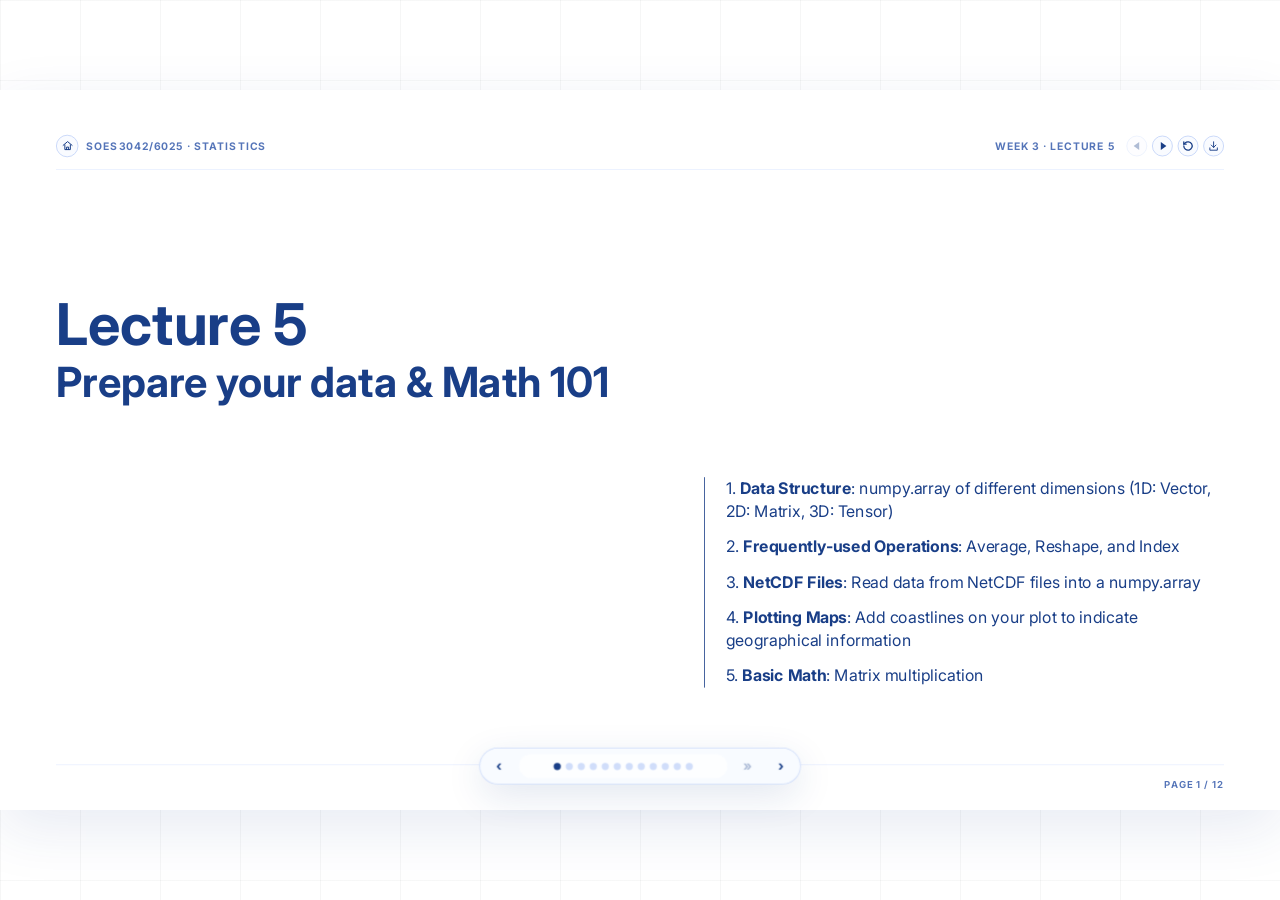
<file: lectures/week3-l5.html>
<!doctype html>
<html lang="en">
  <head>
    <meta charset="UTF-8">
    <meta name="viewport" content="width=device-width, initial-scale=1.0">
    <title>L5 Prepare</title>
    <link rel="preconnect" href="https://fonts.googleapis.com">
    <link rel="preconnect" href="https://fonts.gstatic.com" crossorigin>
    <link href="https://fonts.googleapis.com/css2?family=Inter:wght@400;520;650;720;820&display=swap" rel="stylesheet">
    <link href="https://fonts.cdnfonts.com/css/intel-one-mono" rel="stylesheet">
    <link rel="stylesheet" href="../assets/css/course.css">
    <style>
      .map-check-slide {
        align-self: start;
        display: grid;
        justify-items: center;
        transform: translateY(-18px);
      }

      .map-check-figure {
        width: 980px;
        margin: 0;
      }

      .map-check-figure img {
        display: block;
        width: 100%;
        height: auto;
        transform: translateY(40px);
      }

      .map-check-figure figcaption {
        margin-top: 12px;
        color: var(--site-blue-dark);
        font-size: 22px;
        font-weight: 100;
        line-height: 1.24;
        text-align: center;
        transform: translateY(50px);
      }

      .map-check-result {
        width: 1080px;
        margin: 28px 10px 0;
        color: #cb0a2a;
        font-size: 24px;
        font-weight: 500;
        line-height: 1.22;
        text-align: left;
      }

      .map-check-result p {
        margin: 20px 0 8px;
        transform: translateY(40px);
      }

      .map-check-result p:last-child {
        margin-bottom: 0;
      }
    </style>
  </head>
  <body class="deck-page">
    <template id="deckHeaderTemplate">
      <span class="slide-section">
        <a class="deck-home" href="../index.html" aria-label="Back to course home">
          <svg viewBox="0 0 24 24" aria-hidden="true">
            <path d="M3 11.5L12 4l9 7.5"></path>
            <path d="M6.5 10.5V20h11v-9.5"></path>
            <path d="M10 20v-5h4v5"></path>
          </svg>
        </a>
        <span>SOES3042/6025 · Statistics</span>
      </span>
      <span class="slide-lecture-nav">
        <span>Week 3 · Lecture 5</span>
        <span class="lecture-jump" aria-label="Lecture navigation">
          <span class="lecture-jump-disabled lecture-jump-prev" aria-disabled="true" aria-label="No previous lecture" title="No previous lecture"></span>
          <a class="lecture-jump-link lecture-jump-next" href="week3-l6.html" aria-label="Next lecture" title="Next lecture"></a>
          <a class="lecture-jump-link lecture-jump-home" href="week3-l5.html?slide=1" aria-label="Restart this lecture" title="Restart this lecture"></a>
        </span>
      </span>
    </template>

    <div class="deck-viewport">
      <main class="deck-stage" aria-live="polite">
        <section class="slide active">
          <header class="slide-kicker"></header>
          <div class="slide-body title-layout">
            <div class="title-lockup">
              <h1>Lecture 5</h1>
              <h2>Prepare your data & Math 101</h2>
            </div>
            <aside class="title-meta">
              <p>1. <b>Data Structure</b>: numpy.array of different dimensions (1D: Vector, 2D: Matrix, 3D: Tensor)</p>
              <p>2. <b>Frequently-used Operations</b>: Average, Reshape, and Index</p>
              <p>3. <b>NetCDF Files</b>: Read data from NetCDF files into a numpy.array</p>
              <p>4. <b>Plotting Maps</b>: Add coastlines on your plot to indicate geographical information</p>
              <p>5. <b>Basic Math</b>: Matrix multiplication</p>
            </aside>
          </div>
        </section>

        <section class="slide">
          <header class="slide-kicker"></header>
          <div class="slide-body content-layout">
            <h2 class="slide-title">Numpy Array Data Structure</h2>
            <div class="slide-content array-slide">
              <p class="array-intro">
                A <strong><em><a href="https://numpy.org/" target="_blank" rel="noreferrer">numpy</a><a href="https://numpy.org/doc/stable/reference/generated/numpy.array.html" target="_blank" rel="noreferrer">.array</a></em></strong> is a grid of values that lets you store and do math on data quickly and efficiently.
                You should always use <a class="shape-link" href="https://numpy.org/doc/stable/reference/generated/numpy.ndarray.shape.html" target="_blank" rel="noreferrer"><code>.shape</code></a> to check the dimension of an array.
                Typical ways to organise data are:
              </p>

              <div class="array-reveal">
                <div class="array-types" aria-label="Array dimensions">
                <article class="array-type">
                  <h3>1D vector</h3>
                  <svg class="array-diagram" viewBox="0 0 220 210" role="img" aria-label="One dimensional vector">
                    <g transform="translate(10,0)">
                      <path class="axis-line" d="M72 30V184"></path>
                      <path class="axis-arrow" d="M67 179l5 9 5-9"></path>
                      <text class="axis-label vertical" x="-90" y="40">axis 0</text>
                      <g class="cells">
                        <rect x="90" y="30" width="30" height="30"></rect>
                        <rect x="90" y="62" width="30" height="30"></rect>
                        <rect x="90" y="94" width="30" height="30"></rect>
                        <rect x="90" y="126" width="30" height="30"></rect>
                        <rect x="90" y="158" width="30" height="30"></rect>
                      </g>
                    </g>
                  </svg>
                  <p class="shape-label">shape: (5,)</p>
                </article>

                <article class="array-type">
                  <h3>2D matrix</h3>
                  
                  <svg class="array-diagram" viewBox="0 0 260 210" role="img" aria-label="Two dimensional matrix">
                    <g transform="translate(5,0)">
                      <path class="axis-line" d="M40 30V160M56 172H210"></path>
                      <path class="axis-arrow" d="M35 155l5 9 5-9M204 167l9 5-9 5"></path>
                      <text class="axis-label vertical" x="-80" y="10">axis 0</text>
                      <text class="axis-label" x="100" y="197">axis 1</text>
                      <g class="matrix-cells">
                        <rect x="55" y="30" width="24" height="24"></rect><rect x="81" y="30" width="24" height="24"></rect><rect x="107" y="30" width="24" height="24"></rect><rect x="133" y="30" width="24" height="24"></rect><rect x="159" y="30" width="24" height="24"></rect><rect x="185" y="30" width="24" height="24"></rect>
                        <rect x="55" y="56" width="24" height="24"></rect><rect x="81" y="56" width="24" height="24"></rect><rect x="107" y="56" width="24" height="24"></rect><rect x="133" y="56" width="24" height="24"></rect><rect x="159" y="56" width="24" height="24"></rect><rect x="185" y="56" width="24" height="24"></rect>
                        <rect x="55" y="82" width="24" height="24"></rect><rect x="81" y="82" width="24" height="24"></rect><rect x="107" y="82" width="24" height="24"></rect><rect x="133" y="82" width="24" height="24"></rect><rect x="159" y="82" width="24" height="24"></rect><rect x="185" y="82" width="24" height="24"></rect>
                        <rect x="55" y="108" width="24" height="24"></rect><rect x="81" y="108" width="24" height="24"></rect><rect x="107" y="108" width="24" height="24"></rect><rect x="133" y="108" width="24" height="24"></rect><rect x="159" y="108" width="24" height="24"></rect><rect x="185" y="108" width="24" height="24"></rect>
                        <rect x="55" y="134" width="24" height="24"></rect><rect x="81" y="134" width="24" height="24"></rect><rect x="107" y="134" width="24" height="24"></rect><rect x="133" y="134" width="24" height="24"></rect><rect x="159" y="134" width="24" height="24"></rect><rect x="185" y="134" width="24" height="24"></rect>
                      </g>
                    </g>
                  </svg>
                  <p class="shape-label">shape: (5,6)</p>
                </article>

                <article class="array-type">
                  <h3>3D tensor</h3>
                  <svg class="array-diagram" viewBox="0 0 300 210" role="img" aria-label="Three dimensional tensor">
                    <g transform="translate(-15,0)">
                      <g class="tensor-layers">
                        <polygon points="86,132 222,132 258,96 122,96"></polygon>
                        <polygon points="86,112 222,112 258,76 122,76"></polygon>
                        <polygon points="86,92 222,92 258,56 122,56"></polygon>
                        <polygon points="86,72 222,72 258,36 122,36"></polygon>
                        <path class="grid-on-plane" d="M144.7 36L108.7 72M167.3 36L131.3 72M190 36L154 72M212.7 36L176.7 72M235.3 36L199.3 72M116 42H252M110 48H246M104 54H240M98 60H234M92 66H228"></path>
                      </g>
                      <g transform="translate(0,-10)">
                        <path class="axis-line" d="M72 82V145 M98 154H223 M235 145l34-38"></path>
                        <path class="axis-arrow" d="M67 136l5 10 5-10 M214 149l10 5-10 5 M259 111l11-6-1 9"></path>
                        <text class="axis-label" x="127" y="181">axis 2</text>
                        <text class="axis-label rotate" x="65" y="285">axis 1</text>
                        <text class="axis-label vertical" x="-100" y="40">axis 0</text>
                      </g>
                    </g>
                  </svg>
                  <p class="shape-label">shape: (4,6,6)</p>
                </article>

                <article class="array-type">
                  <h3>4D tensor</h3>
                  <svg class="array-diagram" viewBox="0 0 360 210" role="img" aria-label="Four dimensional tensor">
                    <g transform="translate(-100,0)">
                      <g class="tensor-layers compact" transform="translate(30,-10) scale(0.98)">
                        <polygon points="86,132 222,132 258,96 122,96"></polygon>
                        <polygon points="86,112 222,112 258,76 122,76"></polygon>
                        <polygon points="86,92 222,92 258,56 122,56"></polygon>
                        <path class="grid-on-plane" d="M144.7 56L108.7 92M167.3 56L131.3 92M190 56L154 92M212.7 56L176.7 92M235.3 56L199.3 92M116 62H252M110 68H246M104 74H240M98 80H234M92 86H228"></path>
                      </g>
                      <g class="tensor-layers compact" transform="translate(200,-10) scale(0.98)">
                        <polygon points="86,132 222,132 258,96 122,96"></polygon>
                        <polygon points="86,112 222,112 258,76 122,76"></polygon>
                        <polygon points="86,92 222,92 258,56 122,56"></polygon>
                        <path class="grid-on-plane" d="M144.7 56L108.7 92M167.3 56L131.3 92M190 56L154 92M212.7 56L176.7 92M235.3 56L199.3 92M116 62H252M110 68H246M104 74H240M98 80H234M92 86H228"></path>
                      </g>
                      <g transform="translate(35,-30) scale(1.18)">
                        <path class="axis-line" d="M55 95V125 M72 137H174 M222 137H322 M70 175H324 M333 132l28-30"></path>
                        <path class="axis-arrow" d="M50 118l5 10 5-10 M165 132l10 5-10 5 M315 132l10 5-10 5 M318 170l10 5-10 5 M350 108l11-6-1 9"></path>
                      </g>
                      <g transform="translate(30,-30)">
                        <text class="axis-label" x="115" y="190">axis 3</text>
                        <text class="axis-label" x="290" y="190">axis 3</text>
                        <text class="axis-label" x="210" y="235">axis 0</text>
                        <text class="axis-label rotate" x="155" y="415">axis 2</text>
                        <text class="axis-label vertical" x="-115" y="40">axis 1</text>
                      </g>
                    </g>
                  </svg>
                  <p class="shape-label">shape: (2,3,6,6)</p>
                </article>
                </div>

                <div class="array-examples">
                  <span class="examples-label">Examples</span>
                  <div>
                    <p>time</p>
                    <p>lat <span class="axis-x">x</span> lon<br>year <span class="axis-x">x</span> mon</p>
                    <p>time <span class="axis-x">x</span> lat <span class="axis-x">x</span> lon<br>year <span class="axis-x">x</span> mon <span class="axis-x">x</span> day</p>
                    <p>year <span class="axis-x">x</span> mon <span class="axis-x">x</span> lat <span class="axis-x">x</span> lon</p>
                  </div>
                </div>

                <div class="array-mask" aria-hidden="true"></div>
              </div>

              <p class="array-note">
                <strong>Note:</strong> we will focus on analysing data blocks using <em>NumPy</em>. 
                Other packages built on top of NumPy, such as <em><a href="https://xarray.dev/" target="_blank" rel="noreferrer">xarray</a></em>, also exist, 
                but they hide much of the underlying logic and introduce additional syntax and data structures. 
                We therefore recommend exploring those packages only after you are fully comfortable 
                working with NumPy itself.
              </p>

              <span class="step-marker fragment" aria-hidden="true"></span>
              <span class="step-marker fragment" aria-hidden="true"></span>
              <span class="step-marker fragment" aria-hidden="true"></span>
              <span class="step-marker fragment" aria-hidden="true"></span>
              <span class="step-marker fragment" aria-hidden="true"></span>
            </div>
          </div>
        </section>

        <section class="slide">
          <header class="slide-kicker"></header>
          <div class="slide-body content-layout">
            <h2 class="slide-title">Frequently-used Operations</h2>
            <div class="slide-content mean-slide">
              <p class="mean-intro">
                <span class="step-number">1.</span>
                <strong>Calculate the mean</strong> value across a certain dimension, using either
                <a href="https://numpy.org/doc/stable/reference/generated/numpy.mean.html" target="_blank" rel="noreferrer">numpy.mean()</a>
                or
                <a href="https://numpy.org/doc/stable/reference/generated/numpy.nanmean.html" target="_blank" rel="noreferrer">numpy.nanmean()</a>.
              </p>

              <div class="mean-callout">
                <code>data_mean = np.mean(data, <span>axis = x</span>)</code>
                <div class="callout-notes fragment">
                  <p class="axis-note">Always assign which axis to average over</p>
                  <p class="missing-note">Useful when the data contain missing values</p>
                  <svg class="callout-arrows" viewBox="0 0 1200 190" aria-hidden="true">
                    <path class="callout-arrow-line" d="M530 52V84"></path>
                    <path class="callout-arrow-head" d="M525 55l5-5 5 5"></path>
                    <path class="callout-arrow-line" d="M830 -40V-10"></path>
                    <path class="callout-arrow-head" d="M825 -35l5-5 5 5"></path>
                  </svg>
                </div>
              </div>

              <div class="mean-panels">
                <section class="mean-panel compact-panel">
                  <div class="mean-equation mean-example">
                    <span class="mean-part rhs-part fragment">
                      <span>= np.mean(</span>
                      <span class="mini-array cell-grid vector three-cells">
                        <span class="mini-cell"></span>
                        <span class="mini-cell"></span>
                        <span class="mini-cell"></span>
                      </span>
                      <span>, axis = 0)</span>
                    </span>
                    <span class="mean-part answer-part fragment">
                      <span class="mini-array cell-grid result one-cell">
                        <span class="mini-cell"></span>
                      </span>
                    </span>
                  </div>
                  <div class="mean-equation mean-example">
                    <span class="mean-part rhs-part fragment">
                      <span>= np.mean(</span>
                      <span class="mini-array cell-grid matrix three-by-two">
                        <span class="mini-cell"></span>
                        <span class="mini-cell"></span>
                        <span class="mini-cell"></span>
                        <span class="mini-cell"></span>
                        <span class="mini-cell"></span>
                        <span class="mini-cell"></span>
                      </span>
                      <span>, axis = 0)</span>
                    </span>
                    <span class="mean-part answer-part fragment">
                      <span class="mini-array cell-grid vector two-cells align-up">
                        <span class="mini-cell"></span>
                        <span class="mini-cell"></span>
                      </span>
                    </span>
                  </div>
                  <div class="mean-equation mean-example">
                    <span class="mean-part rhs-part fragment">
                      <span>= np.mean(</span>
                      <span class="mini-array cell-grid matrix three-by-two">
                        <span class="mini-cell"></span>
                        <span class="mini-cell"></span>
                        <span class="mini-cell"></span>
                        <span class="mini-cell"></span>
                        <span class="mini-cell"></span>
                        <span class="mini-cell"></span>
                      </span>
                      <span>, axis = 1)</span>
                    </span>
                    <span class="mean-part answer-part fragment">
                      <span class="mini-array cell-grid vector three-cells">
                        <span class="mini-cell"></span>
                        <span class="mini-cell"></span>
                        <span class="mini-cell"></span>
                      </span>
                    </span>
                  </div>
                  <p class="panel-caption right">Calculate annual from monthly values</p>
                </section>

                <section class="mean-panel">
                  <div class="mean-equation mean-example">
                    <span class="mean-part rhs-part fragment">
                      <span>= np.mean(</span>
                      <svg class="mini-stack" viewBox="24 8 86 82" aria-hidden="true">
                        <polygon class="mean-stack-plane" points="30,78 78,78 104,40 56,40"></polygon>
                        <polygon class="mean-stack-plane" points="30,56 78,56 104,18 56,18"></polygon>
                        <polygon class="mean-stack-plane" points="30,34 78,34 104,-4 56,-4"></polygon>
                        <path class="mean-stack-grid" d="M80 -4L54 34M49.5 5.5H97.5M43 15H91M36.5 24.5H84.5"></path>
                      </svg>
                      <span>, axis = 0)</span>
                    </span>
                    <span class="mean-part answer-part fragment">
                      <span class="mini-array cell-grid matrix four-by-two">
                        <span class="mini-cell"></span>
                        <span class="mini-cell"></span>
                        <span class="mini-cell"></span>
                        <span class="mini-cell"></span>
                        <span class="mini-cell"></span>
                        <span class="mini-cell"></span>
                        <span class="mini-cell"></span>
                        <span class="mini-cell"></span>
                      </span>
                    </span>
                  </div>
                  <div class="mean-equation mean-example">
                    <span class="mean-part rhs-part fragment">
                      <span>= np.mean(</span>
                      <svg class="mini-stack" viewBox="24 8 86 82" aria-hidden="true">
                        <polygon class="mean-stack-plane" points="30,78 78,78 104,40 56,40"></polygon>
                        <polygon class="mean-stack-plane" points="30,56 78,56 104,18 56,18"></polygon>
                        <polygon class="mean-stack-plane" points="30,34 78,34 104,-4 56,-4"></polygon>
                        <path class="mean-stack-grid" d="M80 -4L54 34M49.5 5.5H97.5M43 15H91M36.5 24.5H84.5"></path>
                      </svg>
                      <span>, axis = 1)</span>
                    </span>
                    <span class="mean-part answer-part fragment">
                      <span class="mini-array cell-grid matrix three-by-two">
                        <span class="mini-cell"></span>
                        <span class="mini-cell"></span>
                        <span class="mini-cell"></span>
                        <span class="mini-cell"></span>
                        <span class="mini-cell"></span>
                        <span class="mini-cell"></span>
                      </span>
                    </span>
                  </div>
                  <div class="mean-equation mean-example">
                    <span class="mean-part rhs-part fragment">
                      <span>= np.mean(</span>
                      <svg class="mini-stack" viewBox="24 8 86 82" aria-hidden="true">
                        <polygon class="mean-stack-plane" points="30,78 78,78 104,40 56,40"></polygon>
                        <polygon class="mean-stack-plane" points="30,56 78,56 104,18 56,18"></polygon>
                        <polygon class="mean-stack-plane" points="30,34 78,34 104,-4 56,-4"></polygon>
                        <path class="mean-stack-grid" d="M80 -4L54 34M49.5 5.5H97.5M43 15H91M36.5 24.5H84.5"></path>
                      </svg>
                      <span>, axis = 2)</span>
                    </span>
                    <span class="mean-part answer-part fragment">
                      <span class="mini-array cell-grid matrix three-by-four">
                        <span class="mini-cell"></span>
                        <span class="mini-cell"></span>
                        <span class="mini-cell"></span>
                        <span class="mini-cell"></span>
                        <span class="mini-cell"></span>
                        <span class="mini-cell"></span>
                        <span class="mini-cell"></span>
                        <span class="mini-cell"></span>
                        <span class="mini-cell"></span>
                        <span class="mini-cell"></span>
                        <span class="mini-cell"></span>
                        <span class="mini-cell"></span>
                      </span>
                    </span>
                  </div>
                  <div class="panel-captions">
                    <p>Calculate mean over time</p>
                    <p>Calculate monthly from daily values</p>
                  </div>
                </section>
              </div>
            </div>
          </div>
        </section>

        <section class="slide">
          <header class="slide-kicker"></header>
          <div class="slide-body content-layout">
            <h2 class="slide-title">Frequently-used Operations</h2>
            <div class="slide-content mean-slide reshape-slide">
              <p class="mean-intro">
                <span class="step-number">2.</span>
                <strong>Reshape</strong> data into different dimensions, using
                <a href="https://numpy.org/doc/stable/reference/generated/numpy.reshape.html" target="_blank" rel="noreferrer">numpy.reshape()</a>.
              </p>

              <div class="mean-callout reshape-callout">
                <code>data_reshaped = np.reshape(data, <span>new_shape</span>)</code>
              </div>

              <div class="reshape-panels">
                <section class="reshape-panel reshape-vector-panel">
                  <p class="reshape-note reshape-reveal reshape-step-v1-prompt">In NumPy, the <strong>last axis</strong> changes fastest when you reshape.</p>

                  <div class="reshape-row reshape-row-top reshape-vector-top-row">
                    <div class="reshape-source reshape-reveal reshape-step-v1-answer">
                      <div class="reshape-grid matrix-two-three" aria-label="Two by three matrix">
                        <span class="reshape-cell mon-0">0</span>
                        <span class="reshape-cell mon-1">1</span>
                        <span class="reshape-cell mon-2">2</span>
                        <span class="reshape-cell mon-0">3</span>
                        <span class="reshape-cell mon-1">4</span>
                        <span class="reshape-cell mon-2">5</span>
                      </div>
                      <p>year <span class="axis-x">x</span> mon</p>
                    </div>
                    <span class="reshape-equals eq-vector-top reshape-reveal reshape-step-v1-prompt">=</span>
                    <div class="reshape-target reshape-reveal reshape-step-v1-prompt">
                      <div class="reshape-grid vector-six" aria-label="Time vector with six values">
                        <span class="reshape-cell mon-0">0</span>
                        <span class="reshape-cell mon-1">1</span>
                        <span class="reshape-cell mon-2">2</span>
                        <span class="reshape-cell mon-0">3</span>
                        <span class="reshape-cell mon-1">4</span>
                        <span class="reshape-cell mon-2">5</span>
                      </div>
                      <p>time</p>
                    </div>
                    <code class="reshape-reveal reshape-step-v1-prompt">.reshape(2,3)</code>
                  </div>

                  <div class="reshape-row">
                    <div class="reshape-source reshape-reveal reshape-step-v2-answer">
                      <div class="reshape-grid vector-six" aria-label="Time vector with six values">
                        <span class="reshape-cell mon-0">0</span>
                        <span class="reshape-cell mon-1">1</span>
                        <span class="reshape-cell mon-2">2</span>
                        <span class="reshape-cell mon-0">3</span>
                        <span class="reshape-cell mon-1">4</span>
                        <span class="reshape-cell mon-2">5</span>
                      </div>
                      <p>time</p>
                    </div>
                    <span class="reshape-equals eq-vector-bottom reshape-reveal reshape-step-v2-prompt">=</span>
                    <div class="reshape-target reshape-reveal reshape-step-v2-prompt">
                      <div class="reshape-grid matrix-two-three" aria-label="Two by three matrix">
                        <span class="reshape-cell mon-0">0</span>
                        <span class="reshape-cell mon-1">1</span>
                        <span class="reshape-cell mon-2">2</span>
                        <span class="reshape-cell mon-0">3</span>
                        <span class="reshape-cell mon-1">4</span>
                        <span class="reshape-cell mon-2">5</span>
                      </div>
                      <p>year <span class="axis-x">x</span> mon</p>
                    </div>
                    <code class="reshape-reveal reshape-step-v2-prompt">.reshape(-1)</code>
                    <p class="vectorise-note reshape-reveal reshape-step-v2-prompt">We call this vectorisation</p>
                  </div>
                </section>

                <section class="reshape-panel reshape-tensor-panel">
                  <div class="reshape-tensor-row reshape-tensor-top-row">
                    <div class="tensor-shape-group tensor-pair tensor-top-left reshape-reveal reshape-step-t1-answer">
                      <svg class="reshape-stack stack-three" viewBox="0 0 150 100" aria-label="Three layers, each six by six">
                        <g class="stack-layers">
                          <polygon points="18,80 92,80 130,42 56,42"></polygon>
                          <polygon points="18,66 92,66 130,28 56,28"></polygon>
                          <polygon points="18,52 92,52 130,14 56,14"></polygon>
                          <path class="reshape-stack-grid" d="M68.3 14L30.3 52M80.7 14L42.7 52M93 14L55 52M105.3 14L67.3 52M117.7 14L79.7 52M49.7 20.3H123.7M43.3 26.7H117.3M37 33H111M30.7 39.3H104.7M24.3 45.7H98.3"></path>
                        </g>
                      </svg>
                      <svg class="reshape-stack stack-three" viewBox="0 0 150 100" aria-label="Three layers, each six by six">
                        <g class="stack-layers">
                          <polygon points="18,80 92,80 130,42 56,42"></polygon>
                          <polygon points="18,66 92,66 130,28 56,28"></polygon>
                          <polygon points="18,52 92,52 130,14 56,14"></polygon>
                          <path class="reshape-stack-grid" d="M68.3 14L30.3 52M80.7 14L42.7 52M93 14L55 52M105.3 14L67.3 52M117.7 14L79.7 52M49.7 20.3H123.7M43.3 26.7H117.3M37 33H111M30.7 39.3H104.7M24.3 45.7H98.3"></path>
                        </g>
                      </svg>
                      <p>year <span class="axis-x">x</span> mon <span class="axis-x">x</span> lat <span class="axis-x">x</span> lon<br><span>(2,3,6,6)</span></p>
                    </div>
                    <span class="reshape-equals eq-tensor-top reshape-reveal reshape-step-t1-prompt">=</span>
                    <div class="tensor-shape-group tensor-top-right reshape-reveal reshape-step-t1-prompt">
                      <svg class="reshape-stack stack-six" viewBox="0 0 150 132" aria-label="Six layers, each six by six">
                        <g class="stack-layers">
                          <polygon points="18,108 92,108 130,70 56,70"></polygon>
                          <polygon points="18,94 92,94 130,56 56,56"></polygon>
                          <polygon points="18,80 92,80 130,42 56,42"></polygon>
                          <polygon points="18,66 92,66 130,28 56,28"></polygon>
                          <polygon points="18,52 92,52 130,14 56,14"></polygon>
                          <polygon points="18,38 92,38 130,0 56,0"></polygon>
                          <path class="reshape-stack-grid" d="M68.3 0L30.3 38M80.7 0L42.7 38M93 0L55 38M105.3 0L67.3 38M117.7 0L79.7 38M49.7 6.3H123.7M43.3 12.7H117.3M37 19H111M30.7 25.3H104.7M24.3 31.7H98.3"></path>
                        </g>
                      </svg>
                      <p>time <span class="axis-x">x</span> lat <span class="axis-x">x</span> lon<br><span>(6,6,6)</span></p>
                    </div>
                    <code class="reshape-reveal reshape-step-t1-prompt">.reshape(2,3,6,6)</code>
                  </div>

                  <p class="reshape-warning reshape-reveal reshape-step-t1-answer">Later, you can calculate seasonal cycles over axis 0.</p>

                  <div class="reshape-tensor-row">
                    <div class="tensor-shape-group tensor-bottom-left reshape-reveal reshape-step-t2-answer">
                      <svg class="reshape-stack stack-six" viewBox="0 0 150 132" aria-label="Six layers, each six by six">
                        <g class="stack-layers">
                          <polygon points="18,108 92,108 130,70 56,70"></polygon>
                          <polygon points="18,94 92,94 130,56 56,56"></polygon>
                          <polygon points="18,80 92,80 130,42 56,42"></polygon>
                          <polygon points="18,66 92,66 130,28 56,28"></polygon>
                          <polygon points="18,52 92,52 130,14 56,14"></polygon>
                          <polygon points="18,38 92,38 130,0 56,0"></polygon>
                          <path class="reshape-stack-grid" d="M68.3 0L30.3 38M80.7 0L42.7 38M93 0L55 38M105.3 0L67.3 38M117.7 0L79.7 38M49.7 6.3H123.7M43.3 12.7H117.3M37 19H111M30.7 25.3H104.7M24.3 31.7H98.3"></path>
                        </g>
                      </svg>
                      <p>time <span class="axis-x">x</span> lat <span class="axis-x">x</span> lon<br><span>(6,6,6)</span></p>
                    </div>
                    <span class="reshape-equals eq-tensor-bottom reshape-reveal reshape-step-t2-prompt">=</span>
                    <div class="tensor-shape-group tensor-pair tensor-bottom-right reshape-reveal reshape-step-t2-prompt">
                      <svg class="reshape-stack stack-three" viewBox="0 0 150 100" aria-label="Three layers, each six by six">
                        <g class="stack-layers">
                          <polygon points="18,80 92,80 130,42 56,42"></polygon>
                          <polygon points="18,66 92,66 130,28 56,28"></polygon>
                          <polygon points="18,52 92,52 130,14 56,14"></polygon>
                          <path class="reshape-stack-grid" d="M68.3 14L30.3 52M80.7 14L42.7 52M93 14L55 52M105.3 14L67.3 52M117.7 14L79.7 52M49.7 20.3H123.7M43.3 26.7H117.3M37 33H111M30.7 39.3H104.7M24.3 45.7H98.3"></path>
                        </g>
                      </svg>
                      <svg class="reshape-stack stack-three" viewBox="0 0 150 100" aria-label="Three layers, each six by six">
                        <g class="stack-layers">
                          <polygon points="18,80 92,80 130,42 56,42"></polygon>
                          <polygon points="18,66 92,66 130,28 56,28"></polygon>
                          <polygon points="18,52 92,52 130,14 56,14"></polygon>
                          <path class="reshape-stack-grid" d="M68.3 14L30.3 52M80.7 14L42.7 52M93 14L55 52M105.3 14L67.3 52M117.7 14L79.7 52M49.7 20.3H123.7M43.3 26.7H117.3M37 33H111M30.7 39.3H104.7M24.3 45.7H98.3"></path>
                        </g>
                      </svg>
                      <p>year <span class="axis-x">x</span> mon <span class="axis-x">x</span> lat <span class="axis-x">x</span> lon<br><span>(2,3,6,6)</span></p>
                    </div>
                    <code class="reshape-reveal reshape-step-t2-prompt">.reshape(6,6,6)</code>
                  </div>
                </section>
              </div>
              <span class="step-marker fragment" aria-hidden="true"></span>
              <span class="step-marker fragment" aria-hidden="true"></span>
              <span class="step-marker fragment" aria-hidden="true"></span>
              <span class="step-marker fragment" aria-hidden="true"></span>
              <span class="step-marker fragment" aria-hidden="true"></span>
              <span class="step-marker fragment" aria-hidden="true"></span>
              <span class="step-marker fragment" aria-hidden="true"></span>
              <span class="step-marker fragment" aria-hidden="true"></span>
            </div>
          </div>
        </section>

        <section class="slide">
          <header class="slide-kicker"></header>
          <div class="slide-body content-layout">
            <h2 class="slide-title">Frequently-used Operations</h2>
            <div class="slide-content mean-slide transpose-slide">
              <p class="mean-intro">
                <span class="step-number">3.</span>
                <strong>Transpose</strong> a 2D matrix, using
                <a href="https://numpy.org/doc/stable/reference/generated/numpy.ndarray.transpose.html" target="_blank" rel="noreferrer">ndarray.transpose()</a>.
              </p>

              <div class="transpose-callout-row">
                <div class="mean-callout transpose-callout">
                  <code>data_transposed = data.<span>transpose</span>()</code>
                </div>
                <p class="transpose-note">For a 2D matrix, rows and columns are swapped</p>
              </div>

              <section class="transpose-mini-panel transpose-reveal transpose-step-mini-prompt">
                <div class="transpose-expression">
                  <div class="transpose-matrix matrix-three-two transpose-reveal transpose-step-mini-answer" aria-label="Three by two transposed matrix">
                    <span class="transpose-cell t-red"></span>
                    <span class="transpose-cell t-red"></span>
                    <span class="transpose-cell t-blue"></span>
                    <span class="transpose-cell t-blue"></span>
                    <span class="transpose-cell t-green"></span>
                    <span class="transpose-cell t-green"></span>
                  </div>
                  <span class="transpose-equals">=</span>
                  <div class="transpose-matrix matrix-two-three" aria-label="Two by three matrix">
                    <span class="transpose-cell t-red"></span>
                    <span class="transpose-cell t-blue"></span>
                    <span class="transpose-cell t-green"></span>
                    <span class="transpose-cell t-red"></span>
                    <span class="transpose-cell t-blue"></span>
                    <span class="transpose-cell t-green"></span>
                  </div>
                  <code>.transpose()</code>
                </div>
              </section>

              <p class="transpose-caption transpose-reveal transpose-step-large-prompt">
                When we need to convert <span>time <span class="axis-x">x</span> lat <span class="axis-x">x</span> lon</span>
                into the shape of <span>space <span class="axis-x">x</span> time</span> for certain analysis
              </p>

              <section class="transpose-large-panel transpose-reveal transpose-step-large-prompt">
                <div class="transpose-expression">
                  <div class="transpose-matrix matrix-eight-three transpose-reveal transpose-step-large-answer" aria-label="Eight by three space by time matrix">
                    <span class="transpose-cell s-red l1"></span>
                    <span class="transpose-cell s-red "></span>
                    <span class="transpose-cell s-red d1"></span>
                    <span class="transpose-cell s-red l1"></span>
                    <span class="transpose-cell s-red"></span>
                    <span class="transpose-cell s-red d1"></span>
                    <span class="transpose-cell s-blue l1"></span>
                    <span class="transpose-cell s-blue"></span>
                    <span class="transpose-cell s-blue d1"></span>
                    <span class="transpose-cell s-blue l1"></span>
                    <span class="transpose-cell s-blue"></span>
                    <span class="transpose-cell s-blue d1"></span>
                    <span class="transpose-cell s-green l1"></span>
                    <span class="transpose-cell s-green"></span>
                    <span class="transpose-cell s-green d1"></span>
                    <span class="transpose-cell s-green l1"></span>
                    <span class="transpose-cell s-green"></span>
                    <span class="transpose-cell s-green d1"></span>
                    <span class="transpose-cell s-yellow l1"></span>
                    <span class="transpose-cell s-yellow"></span>
                    <span class="transpose-cell s-yellow d1"></span>
                    <span class="transpose-cell s-yellow l1"></span>
                    <span class="transpose-cell s-yellow"></span>
                    <span class="transpose-cell s-yellow d1"></span>
                  </div>
                  <span class="transpose-equals">=</span>
                  <svg class="transpose-stack" viewBox="0 0 150 150" aria-label="Three time layers, each four by two">
                    <g class="transpose-layer-svg layer-svg-deep" transform="translate(30,45) scale(1.4)">
                      <polygon class="transpose-tile s-red d1" points="18,24 40,24 52,14 30,14"></polygon>
                      <polygon class="transpose-tile s-red d1" points="42,24 64,24 76,14 54,14"></polygon>
                      <g transform="translate(-7,-6)">
                        <polygon class="transpose-tile s-blue d1" points="12,41 34,41 46,31 24,31"></polygon>
                        <polygon class="transpose-tile s-blue d1" points="36,41 58,41 70,31 48,31"></polygon>
                      </g>
                      <g transform="translate(-14,-12)">
                        <polygon class="transpose-tile s-green d1" points="6,58 28,58 40,48 18,48"></polygon>
                        <polygon class="transpose-tile s-green d1" points="30,58 52,58 64,48 42,48"></polygon>
                      </g>
                      <g transform="translate(-21,-18)">
                        <polygon class="transpose-tile s-yellow d1" points="0,75 22,75 34,65 12,65"></polygon>
                        <polygon class="transpose-tile s-yellow d1" points="24,75 46,75 58,65 36,65"></polygon>
                      </g>
                    </g>
                    <g class="transpose-layer-svg layer-svg-mid" transform="translate(30,20) scale(1.4)">
                      <polygon class="transpose-tile s-red" points="18,24 40,24 52,14 30,14"></polygon>
                      <polygon class="transpose-tile s-red" points="42,24 64,24 76,14 54,14"></polygon>
                      <g transform="translate(-7,-6)">
                        <polygon class="transpose-tile s-blue" points="12,41 34,41 46,31 24,31"></polygon>
                        <polygon class="transpose-tile s-blue" points="36,41 58,41 70,31 48,31"></polygon>
                      </g>
                      <g transform="translate(-14,-12)">
                        <polygon class="transpose-tile s-green" points="6,58 28,58 40,48 18,48"></polygon>
                        <polygon class="transpose-tile s-green" points="30,58 52,58 64,48 42,48"></polygon>
                      </g>
                      <g transform="translate(-21,-18)">
                        <polygon class="transpose-tile s-yellow" points="0,75 22,75 34,65 12,65"></polygon>
                        <polygon class="transpose-tile s-yellow" points="24,75 46,75 58,65 36,65"></polygon>
                      </g>
                    </g>
                    <g class="transpose-layer-svg layer-svg-front" transform="translate(30,-5) scale(1.4)">
                      <polygon class="transpose-tile s-red l1" points="18,24 40,24 52,14 30,14"></polygon>
                      <polygon class="transpose-tile s-red l1" points="42,24 64,24 76,14 54,14"></polygon>
                      <g transform="translate(-7,-6)">
                        <polygon class="transpose-tile s-blue l1" points="12,41 34,41 46,31 24,31"></polygon>
                        <polygon class="transpose-tile s-blue l1" points="36,41 58,41 70,31 48,31"></polygon>
                      </g>
                      <g transform="translate(-14,-12)">
                        <polygon class="transpose-tile s-green l1" points="6,58 28,58 40,48 18,48"></polygon>
                        <polygon class="transpose-tile s-green l1" points="30,58 52,58 64,48 42,48"></polygon>
                      </g>
                      <g transform="translate(-21,-18)">
                        <polygon class="transpose-tile s-yellow l1" points="0,75 22,75 34,65 12,65"></polygon>
                        <polygon class="transpose-tile s-yellow l1" points="24,75 46,75 58,65 36,65"></polygon>
                      </g>
                    </g>
                  </svg>
                  <code>.reshape(3,4*2).transpose()</code>
                </div>
              </section>
              <span class="step-marker fragment" aria-hidden="true"></span>
              <span class="step-marker fragment" aria-hidden="true"></span>
              <span class="step-marker fragment" aria-hidden="true"></span>
              <span class="step-marker fragment" aria-hidden="true"></span>
            </div>
          </div>
        </section>

        <section class="slide">
          <header class="slide-kicker"></header>
          <div class="slide-body content-layout">
            <h2 class="slide-title">Frequently-used Operations</h2>
            <div class="slide-content mean-slide index-slide">
              <p class="mean-intro">
                <span class="step-number">4.</span>
                <strong><a href="https://numpy.org/doc/stable/user/how-to-index.html" target="_blank" rel="noreferrer">Index or slice across a dimension</a></strong>
              </p>

              <div class="index-top-grid">
                <div class="index-slice-block">
                  <div class="mean-callout index-callout">
                    <code>data_subset = data[start : end : stride]</code>
                    <p class="index-dimension-note index-reveal index-step-left-example">You need to specify which dimension to be indexed</p>
                  </div>

                  <div class="index-example-card index-jan-card index-reveal index-step-left-example">
                    <code>data_subset = <span class="index-data-with-label">data<span class="index-dim-label">monthly data: time <span class="axis-x">x</span> lat <span class="axis-x">x</span> lon</span></span>[0::12, :, :]</code>
                    <p class="index-reveal index-step-left-caption">Returns data from all Januarys</p>
                  </div>
                </div>

                <div class="index-boolean-block">
                  <p class="index-boolean-note index-reveal index-step-bool-box">
                    Using a boolean array to index only at the location that is true.<br>
                    A boolean array consists of true and false values.
                  </p>

                  <div class="mean-callout index-callout index-bool-callout index-reveal index-step-bool-box">
                    <code>bool = (some condition or judgment)</code>
                    <code>data_subset = data[bool]</code>
                  </div>

                  <div class="index-boolean-examples">
                    <div class="index-code-example index-reveal index-step-example-1-code">
                      <code>Idx_subset = <a href="https://numpy.org/doc/stable/reference/generated/numpy.isin.html" target="_blank" rel="noreferrer">np.isin</a>(mon, [12, 1, 2])</code>
                      <code>data_subset = data[Idx_subset, :, :]</code>
                      <p class="index-reveal index-step-example-1-caption">Returns only wintertime data</p>
                    </div>
                    <div class="index-code-example index-reveal index-step-example-2-code">
                      <code>Idx_subset = lat &gt; 0</code>
                      <code>data_NH= data[:, Idx_subset, :]</code>
                      <p class="index-reveal index-step-example-2-caption">Returns northern hemispheric data</p>
                    </div>
                    <div class="index-code-example index-reveal index-step-example-3-code">
                      <code>data_subset = data[~<a href="https://numpy.org/doc/stable/reference/generated/numpy.isnan.html" target="_blank" rel="noreferrer">np.isnan</a>(data)]</code>
                      <p class="index-reveal index-step-example-3-caption">Remove missing values</p>
                    </div>
                  </div>
                </div>
              </div>
              <span class="step-marker fragment" aria-hidden="true"></span>
              <span class="step-marker fragment" aria-hidden="true"></span>
              <span class="step-marker fragment" aria-hidden="true"></span>
              <span class="step-marker fragment" aria-hidden="true"></span>
              <span class="step-marker fragment" aria-hidden="true"></span>
              <span class="step-marker fragment" aria-hidden="true"></span>
              <span class="step-marker fragment" aria-hidden="true"></span>
              <span class="step-marker fragment" aria-hidden="true"></span>
              <span class="step-marker fragment" aria-hidden="true"></span>
            </div>
          </div>
        </section>

        <section class="slide">
          <header class="slide-kicker"></header>
          <div class="slide-body content-layout">
            <h2 class="slide-title">Read in Data Stored in NetCDF Files</h2>
            <div class="slide-content netcdf-slide">
              <p class="netcdf-lead">
                A NetCDF file is a self-describing, portable format for storing and sharing
                multi-dimensional scientific data along with its metadata.
              </p>

              <div class="netcdf-grid">
                <div class="netcdf-code-flow">
                  <div class="netcdf-code-box netcdf-install-box netcdf-reveal netcdf-step-install">
                    <code>pip install <a href="https://unidata.github.io/netcdf4-python/" target="_blank" rel="noreferrer">netCDF4</a></code>
                  </div>

                  <div class="netcdf-code-box netcdf-reveal netcdf-step-list">
                    <code>from netCDF4 import Dataset</code>
                    <code>with Dataset("*.nc") as nc:</code>
                    <code class="netcdf-indent">print(nc.variables.keys())</code>
                  </div>

                  <code class="netcdf-output netcdf-reveal netcdf-step-list">dict_keys(['lat', 'lon', 'time', 'slp'])</code>

                  <div class="netcdf-code-box netcdf-reveal netcdf-step-read">
                    <code>with Dataset("*.nc") as nc:</code>
                    <code class="netcdf-indent">variable = nc.variables["varname"][:]</code>
                    <code class="netcdf-indent">...</code>
                  </div>
                </div>

                <div class="netcdf-notes">
                  <p class="netcdf-reveal netcdf-step-install">If the <code><a href="https://unidata.github.io/netcdf4-python/" target="_blank" rel="noreferrer">netCDF4</a></code> package is not installed, <br>
                    install it in a new code cell.</p>
                  <p class="netcdf-reveal netcdf-step-list">After importing the toolbox, <br>
                    open a NetCDF file and list all variables in the file.</p>
                  <p class="netcdf-reveal netcdf-step-read">Read variables as needed.<br>
                    You can then use <span>.shape</span> to check their dimensions.
                  </p>
                </div>
              </div>
              <span class="step-marker fragment" aria-hidden="true"></span>
              <span class="step-marker fragment" aria-hidden="true"></span>
              <span class="step-marker fragment" aria-hidden="true"></span>
            </div>
          </div>
        </section>

        <section class="slide">
          <header class="slide-kicker"></header>
          <div class="slide-body content-layout">
            <h2 class="slide-title seasonal-title">Data Preprocessing :: Remove Seasonal Cycle</h2>
            <div class="slide-content seasonal-slide">
              <p class="seasonal-lead">
                Removing the seasonal cycle means subtracting the regular, repeating annual pattern
                from the data to highlight anomalies or long-term changes.
              </p>

              <figure class="seasonal-chart seasonal-timeseries">
                <svg id="bournemouthTimeSeries" viewBox="0 0 1180 260" role="img" aria-label="Monthly temperature near Bournemouth"></svg>
                <figcaption>Monthly temperature near Southampton</figcaption>
                <div class="seasonal-anomaly-title-cover">Monthly temperature anomalies near Southampton</div>
                <p class="seasonal-anomaly-zero-note">The new series should be centred around zero!</p>
              </figure>

              <div class="seasonal-bottom">
                <figure class="seasonal-chart seasonal-monthly">
                  <svg id="bournemouthMonthlyMean" viewBox="0 0 430 260" role="img" aria-label="Monthly mean temperature seasonal cycle"></svg>
                </figure>

                <div class="seasonal-code-panel">
                  <pre><code>data_anm = np.zeros(data.shape)
for ct in np.arange(12):
    data_anm[ct::12] = data[ct::12] - np.nanmean(data[ct::12], axis=0)</code></pre>
                  <span class="seasonal-code-underline" aria-hidden="true"></span>
                  <div class="seasonal-code-notes">
                    <p class="seasonal-note-allocate">Allocate empty space for anomalies</p>
                    <p class="seasonal-note-loop">Loop over month</p>
                    <p class="seasonal-note-subset">Subset that month across all years</p>
                    <p class="seasonal-note-mean">Calculate the mean across years</p>
                    <p class="seasonal-note-remove">Remove the mean value from each year</p>
                    <p class="seasonal-note-assign">Assign data to corresponding locations in the array for anomalies</p>
                  </div>
                </div>
              </div>
              <span class="step-marker fragment" aria-hidden="true"></span>
              <span class="step-marker fragment" aria-hidden="true"></span>
              <span class="step-marker fragment" aria-hidden="true"></span>
              <span class="step-marker fragment" aria-hidden="true"></span>
              <span class="step-marker fragment" aria-hidden="true"></span>
              <span class="step-marker fragment" aria-hidden="true"></span>
              <span class="step-marker fragment" aria-hidden="true"></span>
              <span class="step-marker fragment" aria-hidden="true"></span>
              <span class="step-marker fragment" aria-hidden="true"></span>
              <span class="step-marker fragment" aria-hidden="true"></span>
            </div>
          </div>
        </section>

        <section class="slide">
          <header class="slide-kicker"></header>
          <div class="slide-body content-layout">
            <h2 class="slide-title seasonal-title">Data Preprocessing :: Remove Seasonal Cycle</h2>
            <div class="slide-content heatmap-slide">
              <p class="seasonal-lead">
                A monthly time series can be reshaped into a <strong>year <span class="axis-x">x</span> month</strong>
                matrix, making the seasonal cycle visible as a two-dimensional pattern.
              </p>

              <div class="heatmap-layout">
                <figure class="seasonal-chart heatmap-figure">
                  <svg id="bournemouthHeatmap" viewBox="0 0 560 560" role="img" aria-label="Monthly temperature heatmap by year and month"></svg>
                </figure>

                <div class="heatmap-notes">
                  <div class="heatmap-case heatmap-step-matrix">
                    <p class="heatmap-case-title">If data come as a 2D matrix with dimension: <span>year <span class="axis-x">x</span> mon</span></p>
                    <div class="code-box heatmap-code">data_anm = data - np.nanmean(data, axis = 0)</div>
                  </div>

                  <div class="heatmap-case heatmap-step-vector">
                    <p class="heatmap-case-title">If data come as a 1D vector with dimension: <span>time</span></p>
                    <p class="heatmap-vector-text">
                      We can reshape data into 2D first,<br>
                      and then apply the method above.
                    </p>
                  </div>

                  <div class="heatmap-case heatmap-step-cube">
                    <p class="heatmap-case-title">If data come as a 3D array with dimension: <span>time <span class="axis-x">x</span> lat <span class="axis-x">x</span> lon</span></p>
                    <div class="heatmap-options">
                      <p><strong>Option 1:</strong> keep it as 3D and loop over month, as in the previous slide.</p>
                      <p><strong>Option 2:</strong> reshape the time axis into <strong>year <span class="axis-x">x</span> mon <span class="axis-x">x</span> lat <span class="axis-x">x</span> lon</strong>.</p>
                    </div>
                  </div>
                </div>
              </div>

              <span class="step-marker fragment" aria-hidden="true"></span>
              <span class="step-marker fragment" aria-hidden="true"></span>
              <span class="step-marker fragment" aria-hidden="true"></span>
              <span class="step-marker fragment" aria-hidden="true"></span>
              <span class="step-marker fragment" aria-hidden="true"></span>
            </div>
          </div>
        </section>

        <section class="slide">
          <header class="slide-kicker"></header>
          <div class="slide-body content-layout">
            <h2 class="slide-title">Plot a Map of Your Data</h2>
            <div class="slide-content map-slide">
              <div class="map-layout">
                <div class="map-code-column">
                  <div class="map-install map-reveal map-step-install">
                    <div class="code-box map-install-code">pip install <a href="https://scitools.org.uk/cartopy/docs/latest/" target="_blank" rel="noreferrer">cartopy</a></div>
                    <p>If the <a href="https://scitools.org.uk/cartopy/docs/latest/" target="_blank" rel="noreferrer">cartopy</a> package is not installed,<br>
                      install it in a new code cell.</p>
                  </div>

                  <div class="map-code-panel map-reveal map-step-code">
                    <pre><code>import cartopy.crs as ccrs

fig = plt.figure(figsize=(10, 5))
<span class="code-comment"># Choose a projection, see this <a href="https://cartopy.readthedocs.io/stable/gallery/index.html" target="_blank" rel="noreferrer">gallery</a> for more examples.</span>
ax = fig.add_subplot(1, 1, 1, <span class="map-code-highlight">projection=ccrs.PlateCarree()</span>)
<span class="code-comment"># Always tell your plotting function which projection you choose, <br># see this <a href="https://cartopy.readthedocs.io/stable/tutorials/understanding_transform.html" target="_blank" rel="noreferrer">guide</a> for how transform and projection works.</span>
ax.set_extent([lon0, lon1, lat0, lat1], <span class="map-code-highlight">crs=ccrs.PlateCarree()</span>)

plot_name = ax.pcolormesh(..., <span class="map-code-highlight">transform=ccrs.PlateCarree()</span>, ...)
cbar = plt.colorbar(plot_name, ...)
cbar.set_label('Variable [unit]') <span class="code-comment"># Whenever available, include the </span><u style="color:deeppink">UNIT</u><b style="color:deeppink">!!!</b>

<span class="code-comment"># Add costlines and gridlines to make the map easier to read.</span>
<span class="map-code-highlight">ax.coastlines()
ax.gridlines(draw_labels=True, dms=True, x_inline=False, y_inline=False)</span></code></pre>
                  </div>

                <figure class="map-output map-reveal map-step-output">
                  <img src="../figures/SLP_map.png" alt="Python Cartopy output showing global sea-level pressure anomalies">
                </figure>
              </div>

              <span class="step-marker fragment" aria-hidden="true"></span>
              <span class="step-marker fragment" aria-hidden="true"></span>
              <span class="step-marker fragment" aria-hidden="true"></span>
            </div>
          </div>
        </section>

        <section class="slide">
          <header class="slide-kicker"></header>
          <div class="slide-body content-layout">
            <h2 class="slide-title">Is This Map Looking Right?</h2>
            <div class="slide-content map-check-slide">
              <figure class="map-check-figure">
                <img src="../figures/SST_map.png" alt="Seasonal difference map of sea-surface temperature">
                <figcaption><b>Fig.1</b>.  Seasonal difference of sea-surface temperature,<br>plotted as the mean July temperature minus the mean January temperatures.</figcaption>
              </figure>
              <div class="map-check-result fragment">
                <p>(1) It seems that latitude is reversed in the plot such that July becomes cooler than January in the Northern Hemisphere.
                Also, there should not be values for SSTs over land.</p>
                <p>(2) The colourbar label is missing the unit for SST seasonal difference.</p>
              </div>
            </div>
          </div>
        </section>

        <section class="slide">
          <header class="slide-kicker"></header>
          <div class="slide-body content-layout">
            <h2 class="slide-title">Matrix Multiplication</h2>
            <div class="slide-content matrix-multiply-slide">
              <p class="matrix-linear-algebra-link">
                Want to know more about <a href="https://www.youtube.com/watch?v=fNk_zzaMoSs&amp;list=PLZHQObOWTQDPD3MizzM2xVFitgF8hE_ab" target="_blank" rel="noopener">Linear Algebra</a>?
              </p>
              <p class="matrix-multiply-lead">
                A <strong>matrix</strong> is simply a way to organise 2D data.
                We have already met this structure as a 2D <strong>numpy.array</strong>.
              </p>

              <p class="matrix-multiply-lead matrix-product-reveal">
                <strong>Matrix multiplication</strong> is a simplifying notation in many data analysis techniques, <br>
                &nbsp&nbsp&nbsp&nbsp&nbsp&nbsp&nbsp&nbsp&nbsp&nbsp&nbsp&nbsp&nbsp&nbsp&nbsp&nbsp 
                including <b>Regression</b> & <b>Principal Component Analysis</b>, which will be covered in later lectures.
              </p>

              <div class="matrix-multiply-stage">
                <div class="matrix-block matrix-a matrix-product-reveal">
                  <h3>A</h3>
                  <div class="matrix-grid" data-matrix="A" data-rows="5" data-cols="4" aria-label="Matrix A with five rows and four columns"></div>
                  <p>Dimension: (5x4)</p>
                </div>

                <span class="matrix-symbol matrix-equals matrix-product-reveal">=</span>

                <div class="matrix-block matrix-b">
                  <h3>B</h3>
                  <div class="matrix-grid" data-matrix="B" data-rows="5" data-cols="3" aria-label="Matrix B with five rows and three columns"></div>
                  <p>Dimension: (5x3)</p>
                </div>

                <span class="matrix-symbol matrix-times matrix-product-reveal">x</span>

                <div class="matrix-block matrix-c matrix-product-reveal">
                  <h3>C</h3>
                  <div class="matrix-grid" data-matrix="C" data-rows="3" data-cols="4" aria-label="Matrix C with three rows and four columns"></div>
                  <p>Dimension: (3x4)</p>
                </div>

                <div class="matrix-formula matrix-product-reveal">
                  <p class="matrix-formula-generic">A<sub>i,j</sub> = &Sigma;<sub>k</sub> B<sub>i,k</sub> x C<sub>k,j</sub></p>
                  <p class="matrix-formula-specific">Hover over a cell in A</p>
                </div>
              </div>

              <p class="matrix-multiply-rule matrix-product-reveal">
                The number of <strong>columns</strong> in the first matrix must equal the number of
                <strong>rows</strong> in the second matrix: <strong>(m x n) = (m x k) x (k x n)</strong>.
              </p>

              <span class="step-marker fragment" aria-hidden="true"></span>
            </div>
          </div>
        </section>

      </main>
    </div>

    <nav class="deck-controls" aria-label="Slide controls">
      <button class="nav-button" id="prevSlide" type="button" aria-label="Previous slide">‹</button>
      <div class="dot-rail" aria-label="Slide map"></div>
      <button class="nav-button" id="skipSteps" type="button" aria-label="Reveal all steps on this slide">»</button>
      <button class="nav-button" id="nextSlide" type="button" aria-label="Next slide">›</button>
    </nav>
    <div class="deck-status" aria-live="polite"></div>

    <script src="../assets/js/deck.js"></script>
  </body>
</html>
</file>
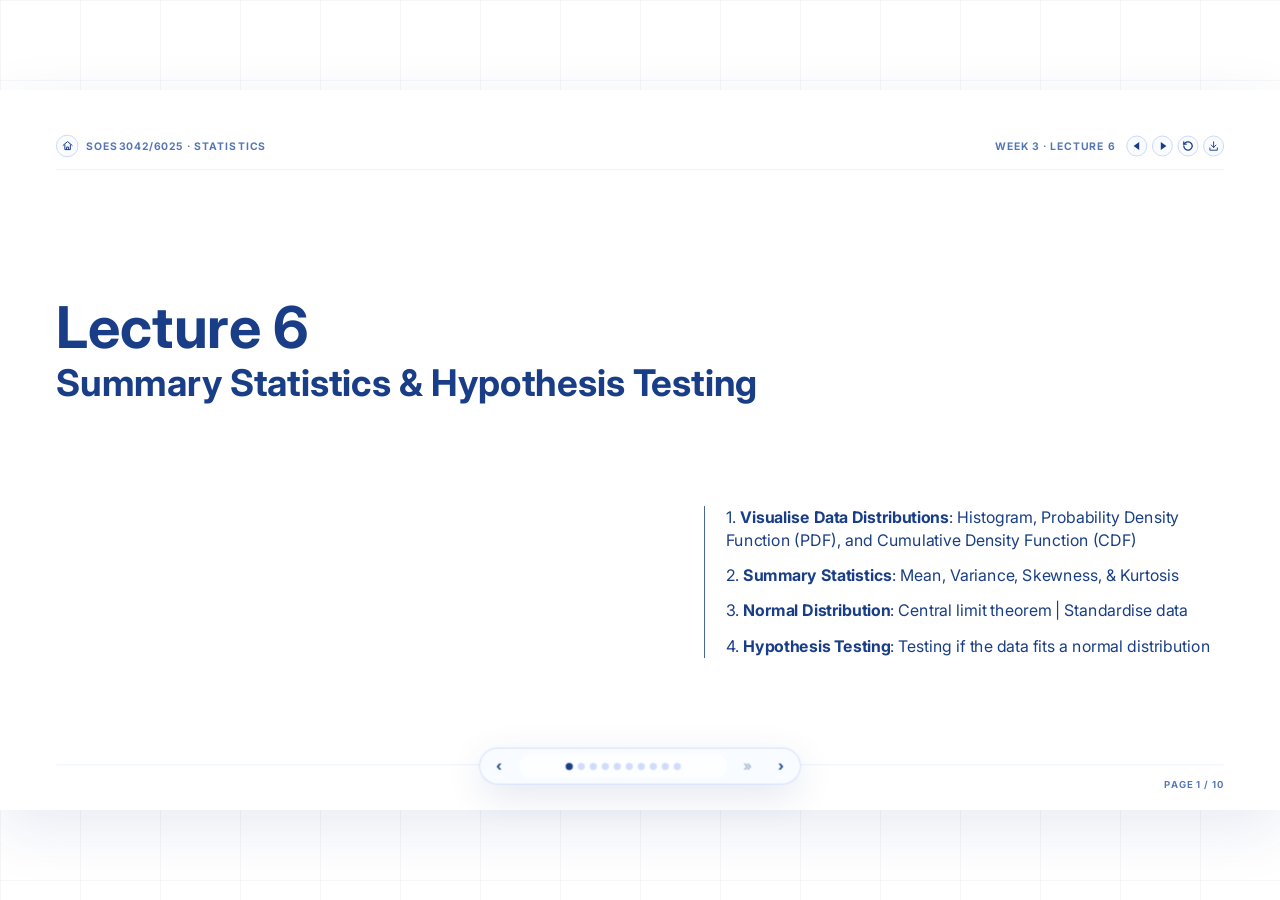
<file: lectures/week3-l6.html>
<!doctype html>
<html lang="en">
  <head>
    <meta charset="UTF-8">
    <meta name="viewport" content="width=device-width, initial-scale=1.0">
    <title>L6 Distribution</title>
    <link rel="preconnect" href="https://fonts.googleapis.com">
    <link rel="preconnect" href="https://fonts.gstatic.com" crossorigin>
    <link href="https://fonts.googleapis.com/css2?family=Inter:wght@400;520;650;720;820&display=swap" rel="stylesheet">
    <link href="https://fonts.cdnfonts.com/css/intel-one-mono" rel="stylesheet">
    <link rel="stylesheet" href="../assets/css/course.css">
    <style>
      .title-lockup {
        width: 1400px;
      }

      .title-lockup h2 {
        font-size: 46px;
        white-space: nowrap;
      }

      .distribution-slide {
        display: grid;
        align-self: start;
      }

      .daily-temperature-chart {
        height: 280px;
        margin: 0;
      }

      .daily-temperature-chart svg {
        display: block;
        width: 100%;
        height: 100%;
      }

      .daily-temperature-title {
        fill: var(--site-blue-dark);
        font-family: var(--font-body);
        font-size: 22px;
        font-weight: 820;
        text-anchor: middle;
      }

      .daily-temperature-axis {
        stroke: rgba(25, 62, 135, 0.72);
        stroke-width: 1.4;
      }

      .daily-temperature-grid {
        stroke: rgba(25, 62, 135, 0.16);
        stroke-width: 1;
      }

      .daily-temperature-line {
        fill: none;
        stroke: #5aa9e6;
        stroke-width: 1.1;
      }

      .daily-temperature-anomaly-layer {
        opacity: 0;
        pointer-events: none;
        transition: opacity 300ms ease;
      }

      .slide:not([data-step="0"]) .daily-temperature-anomaly-layer {
        opacity: 1;
      }

      .daily-temperature-anomaly-background {
        fill: #ffffff;
      }

      .daily-temperature-zero {
        stroke: #cb0a2a;
        stroke-dasharray: 7 7;
        stroke-width: 1.4;
      }

      .daily-temperature-label,
      .daily-temperature-tick {
        fill: #24468d;
        font-family: var(--font-body);
      }

      .daily-temperature-label {
        font-size: 17px;
        font-weight: 760;
      }

      .daily-temperature-tick {
        font-size: 15px;
        font-weight: 620;
      }

      .daily-temperature-hit-area {
        fill: transparent;
        cursor: crosshair;
      }

      .daily-temperature-hover-dot {
        fill: #cb0a2a;
        stroke: #ffffff;
        stroke-width: 2.4;
        pointer-events: none;
      }

      .daily-temperature-tooltip {
        pointer-events: none;
      }

      .daily-temperature-tooltip rect {
        fill: rgba(255, 255, 255, 0.96);
        stroke: rgba(25, 62, 135, 0.26);
        stroke-width: 1.2;
        filter: drop-shadow(0 8px 16px rgba(25, 62, 135, 0.18));
      }

      .daily-temperature-tooltip text {
        fill: var(--site-blue-dark);
        font-family: var(--font-body);
        font-size: 15px;
        font-weight: 760;
      }

      .daily-temperature-error {
        fill: #cb0a2a;
        font-family: var(--font-body);
        font-size: 18px;
        font-weight: 760;
      }

      .distribution-panels {
        display: grid;
        grid-template-columns: repeat(3, minmax(0, 1fr));
        gap: 28px;
        min-height: 150px;
        margin-top: 4px;
      }

      .distribution-panel {
        min-width: 0;
        margin: 0;
      }

      .histogram-panel {
        opacity: 0;
        transition: opacity 220ms ease;
      }

      .slide:not([data-step="0"]):not([data-step="1"]) .histogram-panel {
        opacity: 1;
      }

      .histogram-panel svg {
        display: block;
        width: 100%;
        height: 250px;
      }

      .histogram-doc-link {
        display: block;
        margin: 25px 0 0;
        color: #e75480;
        font-size: 22px;
        font-weight: 820;
        text-align: center;
        text-decoration-thickness: 2px;
        text-underline-offset: 4px;
      }

      .histogram-title {
        fill: var(--site-blue-dark);
        font-family: var(--font-body);
        font-size: 22px;
        font-weight: 820;
        text-anchor: middle;
      }

      .histogram-axis {
        stroke: rgba(25, 62, 135, 0.72);
        stroke-width: 1.4;
      }

      .histogram-grid {
        stroke: rgba(25, 62, 135, 0.16);
        stroke-width: 1;
      }

      .histogram-bar {
        fill: #5aa9e6;
        opacity: 0.84;
      }

      .histogram-drop {
        fill: #cb0a2a;
        opacity: 0;
      }

      .histogram-label,
      .histogram-tick {
        fill: #24468d;
        font-family: var(--font-body);
      }

      .histogram-label {
        font-size: 15px;
        font-weight: 760;
      }

      .histogram-tick {
        font-size: 13px;
        font-weight: 620;
      }

      .pdf-panel {
        opacity: 0;
        transition: opacity 220ms ease;
      }

      .slide:not([data-step="0"]):not([data-step="1"]):not([data-step="2"]) .pdf-panel {
        opacity: 1;
      }

      .pdf-panel svg {
        display: block;
        width: 100%;
        height: 250px;
        overflow: visible;
      }

      .pdf-moving-layer {
        transform-box: fill-box;
        transform-origin: center;
      }

      .pdf-note {
        margin: 25px 0 0;
        transform: translateX(30px);
        color: #cb0a2a;
        font-size: 16px;
        font-weight: 650;
        text-align: center;
      }

      .cdf-panel {
        opacity: 0;
        transition: opacity 220ms ease;
      }

      .slide[data-step="4"] .cdf-panel {
        opacity: 1;
      }

      .cdf-panel svg {
        display: block;
        width: 100%;
        height: 250px;
      }

      .cdf-note {
        margin: 25px 80px 0px;
        color: #cb0a2a;
        font-size: 16px;
        font-weight: 650;
        line-height: 1.3;
        text-align: center;
        transform: translateX(20px);
      }

      .pdf-bar-highlight {
        fill: #0a6ecb;
        opacity: 0.9;
      }

      .cdf-bar-highlight {
        fill: #0a6ecb;
        opacity: 0.95;
      }

      .cdf-hit-area {
        fill: transparent;
        cursor: crosshair;
      }

      .summary-slide {
        align-self: start;
      }

      .summary-lead,
      .summary-slide {
        transform: translateY(-30px);
      }

      .summary-grid {
        display: grid;
        grid-template-columns: repeat(2, minmax(0, 1fr));
        gap: 20px;
      }

      .summary-card {
        display: grid;
        grid-template-columns: minmax(0, 1fr) 250px;
        gap: 18px;
        min-height: 250px;
        padding: 20px 22px;
        border: 1px solid var(--line-strong);
        border-radius: 8px;
        background: var(--paper-soft);
      }

      .summary-copy {
        display: grid;
        align-content: start;
        gap: 10px;
      }

      .variance-card {
        position: relative;
      }

      .variance-copy-wrap {
        position: relative;
        z-index: 3;
        min-height: 205px;
      }

      .variance-face {
        display: grid;
        align-content: start;
        gap: 10px;
        animation: variance-face-in 240ms ease;
      }

      .variance-face[hidden] {
        display: none;
      }

      @keyframes variance-face-in {
        from {
          opacity: 0;
          transform: translateY(5px);
        }
        to {
          opacity: 1;
          transform: translateY(0);
        }
      }

      .variance-flip {
        position: absolute;
        top: 10px;
        right: 12px;
        z-index: 2;
        border: 1px solid var(--line-strong);
        border-radius: 999px;
        padding: 6px 10px;
        background: #ffffff;
        color: #0a6ecb;
        font-family: var(--font-body);
        font-size: 13px;
        font-weight: 720;
        cursor: pointer;
      }

      .variance-flip:hover {
        background: var(--site-blue-pale);
      }

      .std-example {
        color: #cb0a2a !important;
        font-weight: 720;
      }

      .summary-card h3 {
        margin: 0;
        color: var(--site-blue-dark);
        font-size: 29px;
      }

      .summary-card p {
        margin: 0;
        color: var(--body);
        font-size: 17px;
        line-height: 1.38;
      }

      .summary-function {
        position: relative;
        z-index: 4;
        color: #e75480;
        cursor: pointer;
        font-family: var(--font-code);
        font-size: 18px;
        font-weight: 820;
        text-decoration-thickness: 2px;
        text-underline-offset: 4px;
      }

      .summary-control {
        display: grid;
        gap: 8px;
        margin-top: 4px;
      }

      .summary-control label {
        color: var(--site-blue-dark);
        font-size: 14px;
        font-weight: 720;
      }

      .summary-control input {
        width: 100%;
        accent-color: #0a6ecb;
        cursor: grab;
      }

      .summary-control output {
        color: #cb0a2a;
        font-family: var(--font-code);
        font-size: 15px;
        font-weight: 720;
      }

      .summary-chart {
        align-self: center;
        width: 250px;
        height: 180px;
      }

      .summary-chart svg {
        display: block;
        width: 100%;
        height: 100%;
      }

      .summary-axis {
        stroke: rgba(25, 62, 135, 0.55);
        stroke-width: 1.2;
      }

      .summary-curve {
        fill: rgba(90, 169, 230, 0.2);
        stroke: #5aa9e6;
        stroke-width: 3;
        stroke-linejoin: round;
      }

      .summary-reference {
        stroke: #cb0a2a;
        stroke-dasharray: 5 5;
        stroke-width: 1.6;
      }

      .summary-chart-label {
        fill: var(--site-blue-dark);
        font-family: var(--font-body);
        font-size: 13px;
        font-weight: 720;
      }

      .gaussian-slide {
        display: grid;
        grid-template-columns: minmax(0, 0.95fr) 620px;
        gap: 30px;
        align-items: start;
        transform: translateY(-18px);
      }

      .gaussian-chart {
        margin: 74px 0 0;
      }

      .gaussian-chart svg {
        display: block;
        width: 100%;
        height: 500px;
      }

      .gaussian-axis {
        stroke: rgba(25, 62, 135, 0.72);
        stroke-width: 1.5;
      }

      .gaussian-grid {
        stroke: rgba(25, 62, 135, 0.16);
        stroke-width: 1;
      }

      .gaussian-curve {
        fill: none;
        stroke: #0a6ecb;
        stroke-width: 4;
      }

      .gaussian-area-1 {
        fill: rgba(10, 110, 203, 0.34);
      }

      .gaussian-area-2 {
        fill: rgba(10, 110, 203, 0.20);
      }

      .gaussian-area-3 {
        fill: rgba(10, 110, 203, 0.11);
      }

      .gaussian-mean {
        stroke: #cb0a2a;
        stroke-dasharray: 7 7;
        stroke-width: 2;
      }

      .gaussian-bound {
        stroke: rgba(203, 10, 42, 0.72);
        stroke-dasharray: 4 4;
        stroke-width: 1.5;
      }

      .gaussian-label,
      .gaussian-tick,
      .gaussian-rule-label {
        fill: var(--site-blue-dark);
        font-family: var(--font-body);
      }

      .gaussian-label {
        font-size: 22px;
        font-weight: 600;
      }

      .gaussian-tick {
        font-size: 20px;
        font-weight: 500;
        text-anchor: middle;
      }

      .gaussian-rule-label {
        fill: #cb0a2a;
        font-size: 20px;
        font-weight: 820;
        text-anchor: middle;
      }

      .gaussian-panel {
        display: grid;
        gap: 17px;
        align-content: start;
        padding: 20px 22px;
        border-left: 1px solid var(--site-blue-dark);
      }

      .gaussian-panel p {
        margin: 0;
        color: var(--body);
        font-size: 20px;
        line-height: 1.42;
      }

      .gaussian-panel strong {
        color: var(--site-blue-dark);
      }

      .gaussian-control {
        display: grid;
        gap: 7px;
      }

      .gaussian-control label {
        color: var(--site-blue-dark);
        font-size: 18px;
        font-weight: 720;
      }

      .gaussian-control input {
        width: 100%;
        accent-color: #0a6ecb;
        cursor: grab;
      }

      .gaussian-control output {
        color: #cb0a2a;
        font-family: var(--font-code);
        font-size: 17px;
        font-weight: 720;
      }

      .gaussian-rule {
        margin: 0;
        color: var(--site-blue-dark);
        font-size: 20px;
        font-weight: 720;
        line-height: 1.45;
      }

      .gaussian-formula {
        margin: 24px 0 0;
        color: var(--muted);
        font-family: Georgia, serif;
        visibility: hidden;
        opacity: 0;
      }

      .slide[data-step="4"] .gaussian-formula {
        visibility: visible;
        opacity: 1;
        transform: translateY(0);
      }

      .gaussian-equation {
        display: flex;
        align-items: center;
        gap: 7px;
        color: var(--site-blue-dark);
        font-size: 25px;
        white-space: nowrap;
      }

      .gaussian-fraction {
        display: inline-grid;
        grid-template-rows: auto auto;
        align-items: center;
        text-align: center;
        line-height: 1.12;
      }

      .gaussian-fraction > span:first-child {
        padding: 0 5px 3px;
        border-bottom: 1.4px solid currentColor;
      }

      .gaussian-fraction > span:last-child {
        padding: 3px 5px 0;
      }

      .gaussian-root {
        display: inline-flex;
        align-items: flex-start;
        gap: 0;
      }

      .gaussian-radicand {
        margin-top: 2px;
        padding: 1px 2px 0;
        border-top: 1.4px solid currentColor;
        line-height: 1;
      }

      .gaussian-formula-note {
        display: block;
        margin-top: 5px;
        color: #cb0a2a;
        font-family: var(--font-body);
        font-size: 15px;
        font-weight: 100;
      }

      .gaussian-formula-note b {
        font-weight: 600;
      }

      .standardise-slide {
        display: grid;
        grid-template-columns: 600px minmax(0, 1fr);
        gap: 44px;
        align-items: start;
        transform: translateY(-10px);
      }

      .standardise-explain {
        display: grid;
        gap: 22px;
        padding: 20px 24px;
        border-right: 1px solid var(--site-blue-dark);
      }

      .standardise-explain p {
        margin: 0;
        color: var(--body);
        font-size: 21px;
        line-height: 1.46;
      }

      .standardise-explain strong {
        color: var(--site-blue-dark);
      }

      .standardise-equation {
        display: grid;
        justify-items: center;
        gap: 12px;
        padding: 18px 0;
        color: var(--site-blue-dark);
        font: 36px/1.25 Georgia, serif;
      }

      .standardise-formula-row {
        display: flex;
        align-items: center;
        gap: 11px;
      }

      .standardise-note {
        color: #cb0a2a !important;
        font-size: 22px !important;
        font-weight: 720;
      }

      .standardise-visual {
        display: grid;
        gap: 10px;
      }

      .standardise-chart {
        margin: 0;
      }

      .standardise-chart svg {
        display: block;
        width: 100%;
        height: 520px;
      }

      .standardise-axis {
        stroke: rgba(25, 62, 135, 0.72);
        stroke-width: 1.4;
      }

      .standardise-guide {
        stroke: rgba(25, 62, 135, 0.16);
        stroke-width: 1;
      }

      .standardise-zero {
        stroke: #cb0a2a;
        stroke-dasharray: 7 7;
        stroke-width: 1.6;
      }

      .standardise-curve {
        fill: none;
        stroke-width: 4;
        stroke-linecap: round;
        stroke-linejoin: round;
      }

      .standardise-tick,
      .standardise-label {
        fill: var(--site-blue-dark);
        font-family: var(--font-body);
      }

      .standardise-tick {
        font-size: 15px;
        font-weight: 620;
        text-anchor: middle;
      }

      .standardise-label {
        font-size: 18px;
        font-weight: 760;
      }

      .standardise-button {
        justify-self: center;
        border: 1px solid var(--line-strong);
        border-radius: 999px;
        padding: 11px 22px;
        background: #ffffff;
        color: #0a6ecb;
        font-family: var(--font-body);
        font-size: 18px;
        font-weight: 820;
        cursor: pointer;
        transform: translate(15px, -30px);
      }

      .standardise-button:hover {
        background: var(--site-blue-pale);
      }

      .standardise-quiz-slide {
        --standardise-quiz-chart-x: 0px;
        --standardise-quiz-chart-y: 30px;
        --standardise-quiz-panel-width: 460px;
        --standardise-quiz-column-gap: 42px;
        --standardise-quiz-chart-border: none;
        display: grid;
        grid-template-columns: minmax(0, 1fr) var(--standardise-quiz-panel-width);
        gap: var(--standardise-quiz-column-gap);
        align-items: start;
        transform: translateY(-8px);
      }

      .standardise-quiz-chart-wrap {
        display: grid;
        gap: 14px;
        transform: translate(var(--standardise-quiz-chart-x), var(--standardise-quiz-chart-y));
      }

      .standardise-quiz-chart {
        margin: 0;
        border: var(--standardise-quiz-chart-border);
        background: #ffffff;
      }

      .standardise-quiz-chart svg {
        display: block;
        width: 100%;
        height: 500px;
      }

      .standardise-quiz-axis {
        stroke: rgba(25, 62, 135, 0.72);
        stroke-width: 1.4;
      }

      .standardise-quiz-grid {
        stroke: rgba(25, 62, 135, 0.13);
        stroke-width: 1;
      }

      .standardise-quiz-line {
        fill: none;
        stroke: #193e87;
        stroke-width: 3.1;
        stroke-linecap: round;
        stroke-linejoin: round;
      }

      .standardise-quiz-title,
      .standardise-quiz-label,
      .standardise-quiz-tick {
        fill: var(--site-blue-dark);
        font-family: var(--font-body);
      }

      .standardise-quiz-title {
        font-size: 22px;
        font-weight: 820;
      }

      .standardise-quiz-label {
        font-size: 17px;
        font-weight: 760;
      }

      .standardise-quiz-tick {
        font-size: 14px;
        font-weight: 620;
        text-anchor: middle;
      }

      .standardise-quiz-panel {
        display: grid;
        gap: 18px;
        padding: 20px 0 20px 26px;
        border-left: 1px solid var(--site-blue-dark);
      }

      .standardise-quiz-panel p {
        margin: 0;
        color: var(--body);
        font-size: 21px;
        line-height: 1.42;
      }

      .standardise-quiz-panel strong {
        color: var(--site-blue-dark);
      }

      .standardise-quiz-question {
        color: #cb0a2a !important;
        font-size: 27px !important;
        font-weight: 820;
        line-height: 1.18 !important;
      }

      .standardise-quiz-controls {
        display: flex;
        flex-wrap: wrap;
        gap: 10px;
      }

      .standardise-quiz-button {
        border: 1px solid var(--line-strong);
        border-radius: 999px;
        padding: 10px 17px;
        background: #ffffff;
        color: #0a6ecb;
        font-family: var(--font-body);
        font-size: 16px;
        font-weight: 820;
        cursor: pointer;
      }

      .standardise-quiz-button:hover {
        background: var(--site-blue-pale);
      }

      .standardise-quiz-answer {
        display: grid;
        gap: 9px;
        min-height: 150px;
        padding: 14px 16px;
        border: 2px solid #bfd1f8;
        background: #f7faff;
        opacity: 0;
        transition: opacity 180ms ease;
      }

      .standardise-quiz-answer.visible {
        opacity: 1;
      }

      .standardise-quiz-answer p {
        font-size: 18px;
        line-height: 1.35;
      }

      .standardise-quiz-answer .answer-label {
        color: #cb0a2a;
        font-size: 24px;
        font-weight: 820;
      }

      .standardise-quiz-meta {
        color: var(--muted) !important;
        font-size: 16px !important;
        font-weight: 650;
      }

      .clt-slide {
        display: grid;
        gap: 20px;
        align-self: start;
        transform: translateY(-8px);
      }

      .clt-intro {
        display: grid;
        grid-template-columns: minmax(0, 1fr) auto;
        gap: 24px;
        align-items: end;
      }

      .clt-intro p {
        margin: 0;
        color: var(--body);
        font-size: 21px;
        line-height: 1.45;
      }

      .clt-intro strong {
        color: var(--site-blue-dark);
      }

      .clt-doc-link {
        color: #e75480;
        font-family: var(--font-code);
        font-size: 20px;
        font-weight: 820;
        text-decoration-thickness: 2px;
        text-underline-offset: 4px;
        white-space: nowrap;
      }

      .clt-callouts {
        display: flex;
        justify-content: space-between;
        gap: 24px;
        color: #cb0a2a;
        font-size: 24px;
        font-weight: 720;
      }

      .clt-chart-grid {
        display: grid;
        grid-template-columns: repeat(3, minmax(0, 1fr));
        gap: 22px;
      }

      .clt-card {
        margin: 0;
        min-width: 0;
      }

      .clt-card svg {
        display: block;
        width: 100%;
        height: 395px;
      }

      .clt-axis {
        stroke: rgba(25, 62, 135, 0.72);
        stroke-width: 1.3;
      }

      .clt-gridline {
        stroke: rgba(25, 62, 135, 0.14);
        stroke-width: 1;
      }

      .clt-bar {
        fill: #5aa9e6;
        opacity: 0.84;
      }

      .clt-normal {
        fill: none;
        stroke: #193e87;
        stroke-width: 3.2;
      }

      .clt-title,
      .clt-label,
      .clt-tick,
      .clt-count {
        fill: var(--site-blue-dark);
        font-family: var(--font-body);
      }

      .clt-title {
        font-size: 22px;
        font-weight: 820;
        text-anchor: middle;
      }

      .clt-label {
        font-size: 15px;
        font-weight: 720;
      }

      .clt-tick {
        font-size: 13px;
        font-weight: 620;
        text-anchor: middle;
      }

      .clt-count {
        font-size: 16px;
        font-weight: 820;
        text-anchor: end;
      }

      .clt-caption {
        fill: var(--muted);
        font-family: var(--font-body);
        font-size: 22px;
        font-weight: 620;
        text-anchor: middle;
      }

      .clt-caption-delayed {
        opacity: 0;
        transition: opacity 220ms ease;
      }

      .clt-page:not([data-step="0"]):not([data-step="1"]) .clt-caption-delayed {
        opacity: 1;
      }

      .clt-legend {
        display: flex;
        justify-content: center;
        gap: 24px;
        color: var(--body);
        font-size: 16px;
        font-weight: 650;
        opacity: 0;
        transition: opacity 220ms ease;
      }

      .clt-page:not([data-step="0"]) .clt-legend {
        opacity: 1;
      }

      .clt-legend span::before {
        content: "";
        display: inline-block;
        width: 24px;
        height: 4px;
        margin-right: 8px;
        vertical-align: middle;
      }

      .clt-legend .observed::before {
        height: 12px;
        background: #5aa9e6;
      }

      .clt-legend .normal::before {
        background: #193e87;
      }

      .normality-slide {
        display: grid;
        gap: 20px;
        align-self: start;
      }

      .normality-lead {
        margin: 0;
        color: var(--body);
        font-size: 22px;
        line-height: 1.45;
      }

      .normality-grid {
        display: grid;
        grid-template-columns: repeat(2, 460px);
        justify-content: center;
        gap: 110px;
        margin-top: 128px;
      }

      .normality-card {
        margin: 0;
        min-width: 0;
      }

      .normality-page.active .normality-pdf-card {
        animation: normality-pdf-slide-left 950ms ease both;
      }

      @keyframes normality-pdf-slide-left {
        from {
          transform: translateX(773px);
        }

        to {
          transform: translateX(0);
        }
      }

      .normality-card svg {
        display: block;
        width: 460px;
        height: 395px;
      }

      .normality-axis {
        stroke: rgba(25, 62, 135, 0.72);
        stroke-width: 1.4;
      }

      .normality-gridline {
        stroke: rgba(25, 62, 135, 0.14);
        stroke-width: 1;
      }

      .normality-bar {
        fill: #5aa9e6;
        opacity: 0.86;
      }

      .normality-bar-highlight {
        fill: #0a6ecb;
      }

      .normality-normal {
        fill: none;
        stroke: #193e87;
        stroke-width: 3.5;
      }

      .normality-title,
      .normality-label,
      .normality-tick {
        fill: var(--site-blue-dark);
        font-family: var(--font-body);
      }

      .normality-title {
        font-size: 25px;
        font-weight: 820;
        text-anchor: middle;
      }

      .normality-label {
        font-size: 17px;
        font-weight: 720;
      }

      .normality-tick {
        font-size: 14px;
        font-weight: 620;
        text-anchor: middle;
      }

      .normality-note {
        min-height: 10px;
        margin: -2px 0 0;
        color: #cb0a2a;
        font-size: 21px;
        font-weight: 720;
        text-align: center;
        opacity: 0;
        transition: opacity 220ms ease;
        transform: translateY(-30px);
      }

      .normality-page:not([data-step="0"]):not([data-step="1"]):not([data-step="2"]) .normality-note {
        opacity: 1;
      }

      .normality-flip {
        position: absolute;
        top: 122px;
        right: 54px;
        border: 1px solid var(--line-strong);
        border-radius: 999px;
        padding: 10px 18px;
        background: #ffffff;
        color: #0a6ecb;
        font-family: var(--font-body);
        font-size: 16px;
        font-weight: 820;
        cursor: pointer;
        opacity: 0;
        pointer-events: none;
        transition: opacity 220ms ease, background 180ms ease;
      }

      .normality-page:not([data-step="0"]):not([data-step="1"]) .normality-flip {
        opacity: 1;
        pointer-events: auto;
      }

      .normality-flip:hover {
        background: var(--site-blue-pale);
      }

      .sampling-slide {
        display: grid;
        gap: 16px;
        align-self: start;
      }

      .sampling-intro {
        display: grid;
        grid-template-columns: 0.92fr 1.08fr;
        gap: 42px;
        align-items: start;
      }

      .sampling-sources,
      .sampling-definition {
        margin: 0;
        color: var(--body);
        font-size: 20px;
        line-height: 1.38;
      }

      .sampling-sources strong {
        color: var(--site-blue-dark);
      }

      .sampling-definition {
        color: #cb0a2a;
      }

      .sampling-controls {
        display: flex;
        align-items: center;
        justify-content: center;
        gap: 12px;
      }

      .sampling-controls label {
        color: var(--site-blue-dark);
        font-size: 17px;
        font-weight: 760;
      }

      .sampling-controls input {
        width: 132px;
        border: 1px solid var(--line-strong);
        border-radius: 8px;
        padding: 8px 10px;
        color: var(--site-blue-dark);
        font-family: var(--font-body);
        font-size: 17px;
        font-weight: 720;
      }

      .sampling-button {
        border: 1px solid var(--line-strong);
        border-radius: 999px;
        padding: 9px 17px;
        background: #ffffff;
        color: #0a6ecb;
        font-family: var(--font-body);
        font-size: 16px;
        font-weight: 820;
        cursor: pointer;
      }

      .sampling-button:hover {
        background: var(--site-blue-pale);
      }

      .sampling-button:disabled {
        cursor: not-allowed;
        opacity: 0.42;
      }

      .sampling-button:disabled:hover {
        background: #ffffff;
      }

      .sampling-grid {
        display: grid;
        grid-template-columns: repeat(2, 560px);
        justify-content: center;
        gap: 86px;
        margin-top: 12px;
      }

      .sampling-card {
        margin: 0;
      }

      .sampling-pdf-card {
        position: relative;
      }

      .sampling-cdf-card {
        position: relative;
      }

      .sampling-pdf-cover {
        position: absolute;
        inset: 0;
        background: #ffffff;
        opacity: 0;
        pointer-events: none;
        transition: opacity 360ms ease;
      }

      .sampling-page:not([data-step="0"]) .sampling-pdf-cover {
        opacity: 1;
        pointer-events: auto;
      }

      .sampling-distance-chart {
        display: block;
        width: 560px;
        height: 400px;
        opacity: 0;
        transition: opacity 320ms ease;
      }

      .sampling-page:not([data-step="0"]):not([data-step="1"]):not([data-step="2"]) .sampling-distance-chart {
        opacity: 1;
      }

      .sampling-distance-label {
        fill: var(--site-blue-dark);
        font-size: 14px;
        font-weight: 760;
      }

      .sampling-distance-note {
        font-size: 20px;
        font-weight: 760;
        transform: translateY(7px);
      }

      .sampling-distance-explanation {
        box-sizing: border-box;
        height: 100%;
        padding: 7px 9px;
        border: 1px solid var(--line);
        border-radius: 7px;
        background: rgba(255, 255, 255, 0.9);
        font-family: var(--font-body);
        font-size: 16px;
        font-weight: 760;
        line-height: 1.25;
      }

      .sampling-distance-explanation p {
        margin: 0 0 5px;
      }

      .sampling-distance-explanation p:last-child {
        margin-bottom: 0;
      }

      .sampling-card svg {
        display: block;
        width: 560px;
        height: 400px;
      }

      .sampling-empirical-line {
        fill: none;
        stroke-width: 2.2;
      }

      .sampling-theoretical-line {
        fill: none;
        stroke: #193e87;
        stroke-width: 3.4;
      }

      .sampling-rainfall-line {
        fill: none;
        stroke-width: 4;
      }

      .sampling-cdf-legend {
        position: absolute;
        bottom: 72px;
        right: 2px;
        display: grid;
        gap: 7px;
        padding: 9px 11px;
        border: 1px solid var(--line);
        border-radius: 9px;
        background: rgba(255, 255, 255, 0.9);
        color: var(--site-blue-dark);
        font-size: 14px;
        font-weight: 760;
        opacity: 0;
        pointer-events: none;
        transition: opacity 260ms ease;
      }

      .sampling-page:not([data-step="0"]):not([data-step="1"]) .sampling-cdf-legend {
        opacity: 1;
      }

      .sampling-cdf-legend span {
        display: flex;
        align-items: center;
        gap: 7px;
      }

      .sampling-cdf-legend i {
        width: 20px;
        border-top: 4px solid;
      }

      .sampling-draw-count {
        color: var(--muted);
        font-size: 20px;
        font-weight: 720;
        text-align: center;
        transform: translateY(-20px);
      }

      .sampling-footer {
        position: relative;
        width: 1206px;
        min-height: 24px;
        margin: 0 auto;
      }

      .sampling-code-link {
        position: absolute;
        left: 0;
        color: #e75480;
        font-size: 21px;
        font-weight: 820;
        text-decoration: underline;
        
      }

      .test-slide {
        display: grid;
        grid-template-columns: 265px 1fr;
        grid-template-rows: auto 1fr;
        min-height: 590px;
        column-gap: 28px;
        row-gap: 18px;
        align-self: start;
      }

      .test-lead {
        grid-column: 1 / -1;
        margin: 0;
        color: var(--site-blue-dark);
        font-size: 25px;
        font-weight: 720;
        line-height: 1.35;
      }

      .test-workflow {
        display: grid;
        grid-column: 1;
        grid-row: 2;
        grid-template-rows: repeat(5, 1fr);
      }

      .test-workflow span {
        position: relative;
        align-self: center;
        padding: 20px 10px;
        border: 1px solid var(--line-strong);
        border-radius: 12px;
        background: var(--site-blue-pale);
        color: var(--site-blue-dark);
        font-size: 19px;
        font-weight: 790;
        text-align: center;
      }

      .test-workflow span:not(:last-child)::after {
        position: absolute;
        right: 50%;
        bottom: -40px;
        transform: translateX(50%);
        color: #0a6ecb;
        font-size: 27px;
        content: "↓";
        opacity: 0;
        transition: opacity 220ms ease;
      }

      .test-page:not([data-step="0"]):not([data-step="1"]) .test-workflow span:nth-child(1)::after,
      .test-page:not([data-step="0"]):not([data-step="1"]):not([data-step="2"]) .test-workflow span:nth-child(2)::after,
      .test-page:not([data-step="0"]):not([data-step="1"]):not([data-step="2"]):not([data-step="3"]) .test-workflow span:nth-child(3)::after,
      .test-page[data-step="5"] .test-workflow span:nth-child(4)::after {
        opacity: 1;
      }

      .test-right {
        display: grid;
        grid-column: 2;
        grid-row: 2;
        grid-template-rows: repeat(5, 1fr);
      }

      .test-workflow span,
      .test-row {
        opacity: 0;
        transform: translateY(12px);
        transition:
          opacity 220ms ease,
          transform 220ms ease;
      }

      .test-page:not([data-step="0"]) .test-workflow span:nth-child(1),
      .test-page:not([data-step="0"]) .test-row:nth-child(1),
      .test-page:not([data-step="0"]):not([data-step="1"]) .test-workflow span:nth-child(2),
      .test-page:not([data-step="0"]):not([data-step="1"]) .test-row:nth-child(2),
      .test-page:not([data-step="0"]):not([data-step="1"]):not([data-step="2"]) .test-workflow span:nth-child(3),
      .test-page:not([data-step="0"]):not([data-step="1"]):not([data-step="2"]) .test-row:nth-child(3),
      .test-page:not([data-step="0"]):not([data-step="1"]):not([data-step="2"]):not([data-step="3"]) .test-workflow span:nth-child(4),
      .test-page:not([data-step="0"]):not([data-step="1"]):not([data-step="2"]):not([data-step="3"]) .test-row:nth-child(4),
      .test-page[data-step="5"] .test-workflow span:nth-child(5),
      .test-page[data-step="5"] .test-row:nth-child(5) {
        opacity: 1;
        transform: translateY(0);
      }

      .test-row {
        align-self: center;
      }

      .test-distance-definition {
        margin: 0;
        color: var(--site-blue-dark);
        font-size: 20px;
        font-weight: 720;
        line-height: 1.38;
        white-space: nowrap;
      }

      .test-distance-definition strong {
        color: #e75480;
      }

      .test-card {
        padding: 19px 21px;
        border: 1px solid var(--line-strong);
        border-radius: 14px;
        background: #ffffff;
      }

      .test-card h3 {
        margin: 0 0 12px;
        color: var(--site-blue-dark);
        font-size: 23px;
      }

      .test-card p {
        margin: 8px 0;
        color: var(--body);
        font-size: 18px;
        line-height: 1.38;
      }

      .test-hypotheses {
        position: relative;
        top: 10px;
        padding: 0 0;
        border: 0;
        background: transparent;
      }

      .test-hypotheses p {
        margin: 0 0 20px;
        color: var(--site-blue-dark);
        font-size: 20px;
        line-height: 1.38;
        white-space: nowrap;
      }

      .test-hypotheses strong {
        color: #e75480;
      }

      .test-code-wrap {
        display: flex;
        align-items: center;
        gap: 18px;
        width: 100%;
        padding: 0;
        border: 0;
        background: transparent;
        margin: 0;
      }

      .test-code {
        width: 660px;
        margin: 0;
        padding: 18px 20px;
        border: 2px solid var(--site-blue-dark);
        background: var(--paper);
        color: var(--site-blue-dark);
        font-family: var(--font-body);
        font-size: 19px;
        font-weight: 820;
        line-height: 1.5;
        white-space: pre;
      }

      .test-code a {
        color: #e75480;
        text-underline-offset: 3px;
      }

      .test-pvalue-definition {
        width: 420px;
        margin: 0;
        color: var(--site-blue-dark);
        font-size: 17px;
        font-weight: 720;
        line-height: 1.35;
      }

      .test-pvalue-definition strong {
        color: #e75480;
      }

      .test-rule {
        display: flex;
        align-items: center;
        justify-content: flex-start;
        gap: 18px;
      }

      .test-rule p {
        margin: 0;
        width: 455px;
        padding: 12px 15px;
        border-radius: 11px;
        font-size: 17px;
        font-weight: 750;
        line-height: 1.35;
        text-align: center;
      }

      .test-rule p br + * {
        white-space: nowrap;
      }

      .test-rule p {
        white-space: nowrap;
      }

      .test-rule .reject {
        background: #fdebe8;
        color: #ba0505;
      }

      .test-rule .retain {
        background: #e8f9fc;
        color: #5bacc2;
      }

      .test-vs {
        color: #2d558e;
        font-size: 22px;
        font-weight: 820;
      }

      .test-threshold {
        width: 830px;
        margin: 0;
        padding: 10px 16px;
        border-left: 4px solid #cb0a2a;
        background: #fff3f5;
        color: #cb0a2a;
        font-size: 18px;
        font-weight: 720;
        line-height: 1.35;
      }

      .test-threshold strong {
        font-size: 22px;
      }
    </style>
  </head>
  <body class="deck-page">
    <template id="deckHeaderTemplate">
      <span class="slide-section">
        <a class="deck-home" href="../index.html" aria-label="Back to course home">
          <svg viewBox="0 0 24 24" aria-hidden="true">
            <path d="M3 11.5L12 4l9 7.5"></path>
            <path d="M6.5 10.5V20h11v-9.5"></path>
            <path d="M10 20v-5h4v5"></path>
          </svg>
        </a>
        <span>SOES3042/6025 · Statistics</span>
      </span>
      <span class="slide-lecture-nav">
        <span>Week 3 · Lecture 6</span>
        <span class="lecture-jump" aria-label="Lecture navigation">
          <a class="lecture-jump-link lecture-jump-prev" href="week3-l5.html" aria-label="Previous lecture" title="Previous lecture"></a>
          <a class="lecture-jump-link lecture-jump-next" href="week3-l7.html" aria-label="Next lecture" title="Next lecture"></a>
          <a class="lecture-jump-link lecture-jump-home" href="week3-l6.html?slide=1" aria-label="Restart this lecture" title="Restart this lecture"></a>
        </span>
      </span>
    </template>

    <div class="deck-viewport">
      <main class="deck-stage" aria-live="polite">
        <section class="slide active">
          <header class="slide-kicker"></header>
          <div class="slide-body title-layout">
            <div class="title-lockup">
              <h1>Lecture 6</h1>
              <h2>Summary Statistics & Hypothesis Testing</h2>
            </div>
            <aside class="title-meta">
              <p>1. <b>Visualise Data Distributions</b>: Histogram, Probability Density Function (PDF), and Cumulative Density Function (CDF)</p>
              <p>2. <b>Summary Statistics</b>: Mean, Variance, Skewness, & Kurtosis</p>
              <p>3. <b>Normal Distribution</b>: Central limit theorem | Standardise data</p>
              <p>4. <b>Hypothesis Testing</b>: Testing if the data fits a normal distribution</p>
            </aside>
          </div>
        </section>

        <section class="slide">
          <header class="slide-kicker"></header>
          <div class="slide-body content-layout">
            <h2 class="slide-title">Visualise Data Distributions</h2>
            <div class="slide-content distribution-slide">
              <figure class="daily-temperature-chart">
                <svg id="dailyTemperatureTimeSeries" viewBox="0 0 1460 330" role="img" aria-label="Daily temperature near Southampton from 1973 to 2023"></svg>
              </figure>
              <span class="step-marker fragment" aria-hidden="true"></span>
              <div class="distribution-panels">
                <figure class="distribution-panel histogram-panel">
                  <svg id="temperatureAnomalyHistogram" viewBox="0 0 460 250" role="img" aria-label="Histogram of daily temperature anomalies"></svg>
                  <figcaption>
                    <a class="histogram-doc-link" href="https://matplotlib.org/stable/api/_as_gen/matplotlib.pyplot.hist.html" target="_blank" rel="noreferrer">plt.hist()</a>
                  </figcaption>
                </figure>
                <figure class="distribution-panel pdf-panel">
                  <svg id="temperatureAnomalyPdf" viewBox="0 0 460 250" role="img" aria-label="Probability density function of daily temperature anomalies"></svg>
                  <figcaption class="pdf-note">Area under the PDF curve is 1.</figcaption>
                </figure>
                <figure class="distribution-panel cdf-panel">
                  <svg id="temperatureAnomalyCdf" viewBox="0 0 460 250" role="img" aria-label="Cumulative distribution function of daily temperature anomalies"></svg>
                  <figcaption class="cdf-note">CDF shows the probability that T' is less than or equal to a given value.</figcaption>
                </figure>
              </div>
              <span class="step-marker fragment" aria-hidden="true"></span>
              <span class="step-marker fragment" aria-hidden="true"></span>
              <span class="step-marker fragment" aria-hidden="true"></span>
            </div>
          </div>
        </section>

        <section class="slide">
          <header class="slide-kicker"></header>
          <div class="slide-body content-layout">
            <h2 class="slide-title">Summary Statistics</h2>
            <p class="summary-lead" style="font-size:30px">Providing quick summaries for understanding your data at a glance.</p>
            <div class="slide-content summary-slide">
              <div class="summary-grid">
                <article class="summary-card fragment" data-stat="mean">
                  <div class="summary-copy">
                    <h3>Mean</h3>
                    <a class="summary-function" href="https://numpy.org/doc/stable/reference/generated/numpy.mean.html" target="_blank" rel="noreferrer">np.mean()</a>
                    <p>The centre of your data.</p>
                    <div class="summary-control">
                      <label for="meanSlider">Move the centre</label>
                      <input id="meanSlider" type="range" min="-3" max="3" step="0.1" value="0">
                      <output id="meanValue">mean = 0.0</output>
                    </div>
                  </div>
                  <div class="summary-chart"><svg viewBox="0 0 250 180" aria-label="Interactive mean distribution"></svg></div>
                </article>

                <article class="summary-card variance-card fragment" data-stat="variance">
                  <button class="variance-flip" type="button" aria-label="Toggle standard deviation explanation">↻ Standard Deviation</button>
                  <div class="variance-copy-wrap">
                    <div class="summary-copy variance-face variance-front">
                      <h3>Variance</h3>
                      <a class="summary-function" href="https://numpy.org/doc/stable/reference/generated/numpy.var.html" target="_blank" rel="noreferrer">np.var()</a>
                      <p>How spread out the values are around the mean.</p>
                      <div class="summary-control">
                        <label for="varianceSlider">Change the spread</label>
                        <input id="varianceSlider" type="range" min="0.5" max="2.5" step="0.1" value="1">
                        <output id="varianceValue">variance = 1.0</output>
                      </div>
                    </div>
                    <div class="summary-copy variance-face variance-back" hidden>
                      <h3>Standard Deviation (std) </h3>
                      <a class="summary-function" href="https://numpy.org/doc/stable/reference/generated/numpy.std.html" target="_blank" rel="noreferrer">np.std()</a>
                      <p><b>std = square root of variance</b></p>
                      <p>std is easier to interpret because it has the same units as the original data.</p>
                      <p class="std-example">variance = 4 °C² → std = 2 °C</p>
                    </div>
                  </div>
                  <div class="summary-chart"><svg viewBox="0 0 250 180" aria-label="Interactive variance distribution"></svg></div>
                </article>

                <article class="summary-card fragment" data-stat="skewness">
                  <div class="summary-copy">
                    <h3>Skewness</h3>
                    <a class="summary-function" href="https://docs.scipy.org/doc/scipy/reference/generated/scipy.stats.skew.html" target="_blank" rel="noreferrer">scipy.stats.skew()</a>
                    <p>Whether the distribution has a longer tail on the left or right.</p>
                    <div class="summary-control">
                      <label for="skewnessSlider">Shift weight into a tail</label>
                      <input id="skewnessSlider" type="range" min="-6" max="6" step="0.1" value="0">
                      <output id="skewnessValue">skewness = 0.0</output>
                    </div>
                  </div>
                  <div class="summary-chart"><svg viewBox="0 0 250 180" aria-label="Interactive skewness distribution"></svg></div>
                </article>

                <article class="summary-card fragment" data-stat="kurtosis">
                  <div class="summary-copy">
                    <h3>Kurtosis</h3>
                    <a class="summary-function" href="https://docs.scipy.org/doc/scipy/reference/generated/scipy.stats.kurtosis.html" target="_blank" rel="noreferrer">scipy.stats.kurtosis()</a>
                    <p>How strongly the distribution concentrates values in its centre and tails.</p>
                    <div class="summary-control">
                      <label for="kurtosisSlider">Change the tails</label>
                      <input id="kurtosisSlider" type="range" min="-0.9" max="5.5" step="0.1" value="0">
                      <output id="kurtosisValue">kurtosis = 0.00</output>
                    </div>
                  </div>
                  <div class="summary-chart"><svg viewBox="0 0 250 180" aria-label="Interactive kurtosis distribution"></svg></div>
                </article>
              </div>
            </div>
          </div>
        </section>

        <section class="slide gaussian-page">
          <header class="slide-kicker"></header>
          <div class="slide-body content-layout">
            <h2 class="slide-title">Normal / Gaussian Distribution</h2>
            <div class="slide-content gaussian-slide">
              <figure class="gaussian-chart">
                <svg id="gaussianChart" viewBox="0 0 980 430" role="img" aria-label="Interactive Normal distribution"></svg>
              </figure>
              <aside class="gaussian-panel">
                <p>A <strong>symmetric, bell-shaped</strong> theoretical distribution.</p>
                <p>It is defined by only two parameters:</p>
                <div class="gaussian-control">
                  <label for="gaussianMean">μ: mean, controlling the centre</label>
                  <input id="gaussianMean" type="range" min="-2" max="2" step="0.1" value="0">
                  <output id="gaussianMeanValue">μ = 0.0</output>
                </div>
                <div class="gaussian-control">
                  <label for="gaussianStd">σ: standard deviation, controlling the spread</label>
                  <input id="gaussianStd" type="range" min="0.6" max="1.8" step="0.1" value="1">
                  <output id="gaussianStdValue">σ = 1.0</output>
                </div>
                <p>For a Normal distribution: <strong>skewness = 0</strong> and <strong>kurtosis = 0</strong>.</p>
                <p class="gaussian-rule fragment" data-sigma-rule="1">Approximately <strong style = "color:#e75480">68%</strong> lies within μ ± 1σ.</p>
                <p class="gaussian-rule fragment" data-sigma-rule="2">Approximately <strong style = "color:#e75480">95%</strong> lies within μ ± 2σ.</p>
                <p class="gaussian-rule fragment" data-sigma-rule="3">Approximately <strong style = "color:#e75480">99.7%</strong> lies within μ ± 3σ.</p>
                <div class="gaussian-formula fragment">
                  <div class="gaussian-equation">
                    <span>f(x) =</span>
                    <span class="gaussian-fraction">
                      <span>1</span>
                      <span>σ<span class="gaussian-root">√<span class="gaussian-radicand">2π</span></span></span>
                    </span>
                    <span>exp</span>
                    <span>[−</span>
                    <span class="gaussian-fraction">
                      <span>(x − μ)²</span>
                      <span>2σ²</span>
                    </span>
                    <span>]</span>
                  </div>
                  <span class="gaussian-formula-note"><b>For reference only</b>: you do not need to calculate this by hand.</span>
                </div>
              </aside>
            </div>
          </div>
        </section>

        <section class="slide standardise-page">
          <header class="slide-kicker"></header>
          <div class="slide-body content-layout">
            <h2 class="slide-title">Standardise Data</h2>
            <div class="slide-content standardise-slide">
              <aside class="standardise-explain">
                <p>Different gaussian distributions can have different <strong>means</strong> and <strong>standard deviations</strong>.</p>
                <p>Standardisation puts them onto the same scale:</p>
                <div class="standardise-equation">
                  <div class="standardise-formula-row">
                    <span>Z =</span>
                    <span class="gaussian-fraction">
                      <span>X − mean</span>
                      <span>std</span>
                    </span>
                  </div>
                </div>
                <p class="standardise-note">After standardisation: Z ~ N(0, 1).</p>
                <p> This notion means the standardised variable Z follows a <b style="color:#e75480">standard normal distribution</b> with a mean of 0 and a standard deviation of 1.</p>
              </aside>
              <div class="standardise-visual">
                <figure class="standardise-chart">
                  <svg id="standardiseChart" viewBox="0 0 930 520" role="img" aria-label="Five Gaussian distributions becoming standardised"></svg>
                </figure>
                <button class="standardise-button" id="standardiseButton" type="button">Standardise</button>
              </div>
            </div>
          </div>
        </section>

        <section class="slide standardise-quiz-page">
          <header class="slide-kicker"></header>
          <div class="slide-body content-layout">
            <h2 class="slide-title">Guess: Has This Time Series Been Standardised?</h2>
            <div class="slide-content standardise-quiz-slide">
              <div class="standardise-quiz-chart-wrap">
                <figure class="standardise-quiz-chart">
                  <svg id="standardiseQuizChart" viewBox="0 0 980 500" role="img" aria-label="Random time series for guessing whether it has been standardised"></svg>
                </figure>
              </div>
              <aside class="standardise-quiz-panel">
                <p class="standardise-quiz-question">Is this the original data, or the standardised data?</p>
                <p><strong>Clue:</strong> standardisation changes the centre and spread, but it does notchange the shape of a time series or force the data to be Gaussian.</p>
                <div class="standardise-quiz-controls">
                  <button class="standardise-quiz-button" id="standardiseQuizReveal" type="button">Reveal answer</button>
                  <button class="standardise-quiz-button" id="standardiseQuizNew" type="button">New series</button>
                </div>
                <div class="standardise-quiz-answer" id="standardiseQuizAnswer" aria-live="polite"></div>
              </aside>
            </div>
          </div>
        </section>

        <section class="slide clt-page">
          <header class="slide-kicker"></header>
          <div class="slide-body content-layout">
            <h2 class="slide-title">Central Limit Theorem (CLT)</h2>
            <div class="slide-content clt-slide">
              <div class="clt-intro">
                <p>
                  When many <strong>independent contributions</strong> from the same distribution are added or averaged, 
                  which we call <strong>iid</strong>: (independent and identically distributed),
                  their distribution tends towards a <strong>Normal distribution</strong>, even when the original data are not Normal.
                </p>
                <a class="clt-doc-link" href="https://docs.scipy.org/doc/scipy/reference/generated/scipy.stats.norm.html" target="_blank" rel="noreferrer">scipy.stats.norm.pdf()</a>
              </div>
              <div class="clt-callouts">
                <span>Normal distributions emerge naturally from aggregation!</span>
              </div>
              <div class="clt-chart-grid">
                <figure class="clt-card fragment">
                  <svg id="cltDailyChart" viewBox="0 0 460 395" role="img" aria-label="Daily precipitation PDF and matching Normal PDF"></svg>
                </figure>
                <span class="step-marker fragment" aria-hidden="true"></span>
                <figure class="clt-card fragment">
                  <svg id="cltMonthlyChart" viewBox="0 0 460 395" role="img" aria-label="Monthly precipitation total PDF and matching Normal PDF"></svg>
                </figure>
                <figure class="clt-card fragment">
                  <svg id="cltAnnualChart" viewBox="0 0 460 395" role="img" aria-label="Annual precipitation total PDF and matching Normal PDF"></svg>
                </figure>
              </div>
              <div class="clt-legend">
                <span class="observed">Observed PDF</span>
                <span class="normal">Normal PDF with the same mean and variance</span>
              </div>
            </div>
          </div>
        </section>

        <section class="slide normality-page">
          <header class="slide-kicker"></header>
          <div class="slide-body content-layout">
            <h2 class="slide-title">Does Annual Rainfall Follow a Normal Distribution?</h2>
            <div class="slide-content normality-slide">
              <div class="normality-grid">
                <figure class="normality-card normality-pdf-card">
                  <svg id="normalityPdfChart" viewBox="0 0 460 395" role="img" aria-label="Annual rainfall PDF becoming standardised"></svg>
                </figure>
                <span class="step-marker fragment" aria-hidden="true"></span>
                <figure class="normality-card fragment">
                  <svg id="normalityCdfChart" viewBox="0 0 460 395" role="img" aria-label="Observed and theoretical cumulative distribution functions"></svg>
                </figure>
              </div>
              <span class="step-marker fragment" aria-hidden="true"></span>
              <p class="normality-note">We can quantify the difference using the maximum distance between the empirical and theoretical CDFs. 
                </p>
              <button class="normality-flip" id="normalityFlip" type="button">↻ Show daily precipitation</button>
            </div>
          </div>
        </section>

        <section class="slide sampling-page">
          <header class="slide-kicker"></header>
          <div class="slide-body content-layout">
            <h2 class="slide-title">Where Could That Distance Come From?</h2>
            <div class="slide-content sampling-slide">
              <div class="sampling-intro">
                <p class="sampling-sources"><strong>1. A real mismatch:</strong> the data do not follow a Normal distribution.<br><strong>2. Randomness:</strong> even samples drawn from a Normal distribution do not look exactly identical.</p>
                <p class="sampling-definition"><strong>Draw samples</strong> means generating random observations from a distribution. Values near high-density regions are more likely to be drawn.</p>
              </div>
              <div class="sampling-controls">
                <label for="samplingSize">Sample size</label>
                <input id="samplingSize" type="number" min="5" max="99999" step="1" value="50">
                <button class="sampling-button" id="samplingDraw" type="button">Draw samples</button>
                <button class="sampling-button" id="samplingDraw100" type="button">Draw 100 samples</button>
                <button class="sampling-button" id="samplingReset" type="button">Reset</button>
              </div>
              <div class="sampling-grid">
                <figure class="sampling-card sampling-pdf-card">
                  <svg id="samplingPdfChart" viewBox="0 0 560 400" role="img" aria-label="Histogram of a random Normal sample and theoretical PDF"></svg>
                  <div class="sampling-pdf-cover">
                    <svg class="sampling-distance-chart" id="samplingDistanceChart" viewBox="0 0 560 400" role="img" aria-label="Null distribution of maximum CDF distances"></svg>
                  </div>
                </figure>
                <figure class="sampling-card sampling-cdf-card">
                  <svg id="samplingCdfChart" viewBox="0 0 560 400" role="img" aria-label="Accumulated empirical CDFs and theoretical Normal CDF"></svg>
                  <div class="sampling-cdf-legend" aria-label="CDF comparison legend">
                    <span><i style="border-color: #e75480"></i>Standardised daily rainfall</span>
                    <span><i style="border-color: #f28e2b"></i>Standardised annual rainfall</span>
                  </div>
                </figure>
              </div>
              <div class="sampling-footer">
                <a class="sampling-code-link" href="https://numpy.org/doc/stable/reference/random/generated/numpy.random.normal.html" target="_blank" rel="noopener">np.random.normal()</a>
                <div class="sampling-draw-count" id="samplingDrawCount">No samples drawn yet.</div>
              </div>
              <span class="step-marker fragment" aria-hidden="true"></span>
              <span class="step-marker fragment" aria-hidden="true"></span>
              <span class="step-marker fragment" aria-hidden="true"></span>
              <span class="step-marker fragment" aria-hidden="true"></span>
              <span class="step-marker fragment" aria-hidden="true"></span>
            </div>
          </div>
        </section>

        <section class="slide test-page">
          <header class="slide-kicker"></header>
          <div class="slide-body content-layout">
            <h2 class="slide-title">Hypothesis Testing: Lilliefors Test</h2>
            <div class="slide-content test-slide">
              <p class="test-lead">You have just completed a full hypothesis-testing workflow for Normality.</p>
              <div class="test-workflow">
                <span>1. Define H₀ and H₁</span>
                <span>2. Define a distance</span>
                <span>3. Simulate randomness</span>
                <span>4. Set a threshold</span>
                <span>5. Compare OBS data</span>
              </div>
              <div class="test-right">
                <article class="test-card test-hypotheses test-row">
                  <p><strong>Null hypothesis (H₀):</strong>the data follow a Normal distribution.</p>
                  <p><strong>Alternative hypothesis (H₁):</strong>the data do not follow a Normal distribution.</p>
                </article>
                <p class="test-distance-definition test-row"><strong>D</strong> is the maximum distance between the empirical CDF of standardised data and the theoretical Normal CDF.</p>
                <article class="test-card test-code-wrap test-row">
                  <pre class="test-code"><code>from statsmodels.stats.diagnostic import <a href="https://www.statsmodels.org/stable/generated/statsmodels.stats.diagnostic.lilliefors.html" target="_blank" rel="noopener">lilliefors</a>
D, p_value = lilliefors(data, dist="norm")</code></pre>
                  <p class="test-pvalue-definition"><strong>p-value:</strong> if H₀ were true, the probability of obtaining a distance this large or more extreme.</p>
                </article>
                <p class="test-threshold test-row"><strong>Set significance level (α) = 0.05.</strong> <br>This is an arbitrary convention, not a truth or a golden standard.</p>
                <div class="test-rule test-row">
                  <p class="reject"><strong>p-value &lt; 0.05</strong><br>Reject H₀: the difference is statistically significant.</p>
                  <strong class="test-vs">VS</strong>
                  <p class="retain"><strong>p-value ≥ 0.05</strong><br>Do not reject H₀: the evidence is not strong enough.</p>
                </div>
              </div>
              <span class="step-marker fragment" aria-hidden="true"></span>
              <span class="step-marker fragment" aria-hidden="true"></span>
              <span class="step-marker fragment" aria-hidden="true"></span>
              <span class="step-marker fragment" aria-hidden="true"></span>
              <span class="step-marker fragment" aria-hidden="true"></span>
            </div>
          </div>
        </section>
      </main>
    </div>

    <nav class="deck-controls" aria-label="Slide controls">
      <button class="nav-button" id="prevSlide" type="button" aria-label="Previous slide">‹</button>
      <div class="dot-rail" aria-label="Slide map"></div>
      <button class="nav-button" id="skipSteps" type="button" aria-label="Reveal all steps on this slide">»</button>
      <button class="nav-button" id="nextSlide" type="button" aria-label="Next slide">›</button>
    </nav>
    <div class="deck-status" aria-live="polite"></div>

    <script src="../assets/js/deck.js"></script>
    <script>
      window.addEventListener("DOMContentLoaded", async () => {
        const svg = document.getElementById("dailyTemperatureTimeSeries");
        if (!svg) return;

        const ns = "http://www.w3.org/2000/svg";
        const make = (name, attributes = {}, text = "") => {
          const node = document.createElementNS(ns, name);
          Object.entries(attributes).forEach(([key, value]) => node.setAttribute(key, value));
          node.textContent = text;
          return node;
        };
        try {
          const response = await fetch("../data/BOURNEMOUTH.csv");
          if (!response.ok) throw new Error(`HTTP ${response.status}`);
          const parseCsvRow = (line) => {
            const columns = [];
            const pattern = /(?:^|,)(?:"([^"]*)"|([^",]*))/g;
            let match;
            while ((match = pattern.exec(line)) !== null) columns.push(match[1] ?? match[2]);
            return columns;
          };
          const lines = (await response.text()).trim().split(/\r?\n/);
          const headers = parseCsvRow(lines.shift());
          const dateIndex = headers.indexOf("DATE");
          const temperatureIndex = headers.indexOf("TAVG");
          const rows = lines.map((line) => {
            const columns = parseCsvRow(line);
            return {
              date: new Date(`${columns[dateIndex]}T00:00:00`),
              temperatureC: (Number(columns[temperatureIndex]) - 32) * 5 / 9,
            };
          });

          const width = 1460;
          const height = 280;
          const margin = { top: 46, right: 24, bottom: 46, left: 70 };
          const plotWidth = width - margin.left - margin.right;
          const plotHeight = height - margin.top - margin.bottom;
          const minTime = rows[0].date.getTime();
          const maxTime = rows[rows.length - 1].date.getTime();
          const yMin = -10;
          const yMax = 30;
          const x = (date) => margin.left + ((date.getTime() - minTime) / (maxTime - minTime)) * plotWidth;
          const y = (value) => margin.top + (1 - (value - yMin) / (yMax - yMin)) * plotHeight;
          const dailyValues = new Map();
          rows.forEach((row) => {
            const key = row.date.toISOString().slice(5, 10);
            const values = dailyValues.get(key) ?? [];
            values.push(row.temperatureC);
            dailyValues.set(key, values);
          });
          const dailyClimatology = new Map(
            Array.from(dailyValues, ([key, values]) => [
              key,
              values.reduce((sum, value) => sum + value, 0) / values.length,
            ]),
          );
          rows.forEach((row) => {
            row.anomalyC = row.temperatureC - dailyClimatology.get(row.date.toISOString().slice(5, 10));
          });
          const anomalyBound = 12.5;
          const yAnomaly = (value) => margin.top + (1 - (value + anomalyBound) / (2 * anomalyBound)) * plotHeight;

          const yTicks = [-10, -5, 0, 5, 10, 15, 20, 25, 30];
          yTicks.forEach((tick) => {
            svg.append(make("line", { x1: margin.left, y1: y(tick), x2: width - margin.right, y2: y(tick), class: "daily-temperature-grid" }));
            svg.append(make("text", { x: 30, y: y(tick) + 5, class: "daily-temperature-tick" }, String(tick)));
          });

          [1980, 1990, 2000, 2010, 2020].forEach((year) => {
            const xPos = x(new Date(`${year}-01-01T00:00:00`));
            svg.append(make("line", { x1: xPos, y1: margin.top, x2: xPos, y2: height - margin.bottom, class: "daily-temperature-grid" }));
            svg.append(make("text", { x: xPos - 18, y: height - 24, class: "daily-temperature-tick" }, String(year)));
          });

          svg.append(
            make("line", { x1: margin.left, y1: margin.top, x2: margin.left, y2: height - margin.bottom, class: "daily-temperature-axis" }),
            make("line", { x1: margin.left, y1: height - margin.bottom, x2: width - margin.right, y2: height - margin.bottom, class: "daily-temperature-axis" }),
          );

          const path = rows.map((row, index) => `${index === 0 ? "M" : "L"}${x(row.date).toFixed(1)} ${y(row.temperatureC).toFixed(1)}`).join(" ");
          svg.append(make("path", { d: path, class: "daily-temperature-line" }));
          svg.append(
            make("text", { x: width / 2, y: 28, class: "daily-temperature-title" }, "Daily temperature near Southampton"),
            make("text", { x: width / 2 - 18, y: height - 2, class: "daily-temperature-label" }, ""),
            make("text", { x: 76, y: 244, class: "daily-temperature-label", transform: "rotate(-90 16 244)" }, "T (°C)"),
          );

          const anomalyLayer = make("g", { class: "daily-temperature-anomaly-layer" });
          anomalyLayer.append(make("rect", { x: 0, y: 0, width, height, class: "daily-temperature-anomaly-background" }));
          [-anomalyBound, 0, anomalyBound].forEach((tick) => {
            anomalyLayer.append(make("line", {
              x1: margin.left,
              y1: yAnomaly(tick),
              x2: width - margin.right,
              y2: yAnomaly(tick),
              class: tick === 0 ? "daily-temperature-zero" : "daily-temperature-grid",
            }));
            anomalyLayer.append(make("text", { x: 30, y: yAnomaly(tick) + 5, class: "daily-temperature-tick" }, String(tick)));
          });
          [1980, 1990, 2000, 2010, 2020].forEach((year) => {
            const xPos = x(new Date(`${year}-01-01T00:00:00`));
            anomalyLayer.append(make("line", { x1: xPos, y1: margin.top, x2: xPos, y2: height - margin.bottom, class: "daily-temperature-grid" }));
            anomalyLayer.append(make("text", { x: xPos - 18, y: height - 24, class: "daily-temperature-tick" }, String(year)));
          });
          anomalyLayer.append(
            make("line", { x1: margin.left, y1: margin.top, x2: margin.left, y2: height - margin.bottom, class: "daily-temperature-axis" }),
            make("line", { x1: margin.left, y1: height - margin.bottom, x2: width - margin.right, y2: height - margin.bottom, class: "daily-temperature-axis" }),
          );
          const anomalyPath = rows.map((row, index) => `${index === 0 ? "M" : "L"}${x(row.date).toFixed(1)} ${yAnomaly(row.anomalyC).toFixed(1)}`).join(" ");
          anomalyLayer.append(
            make("path", { d: anomalyPath, class: "daily-temperature-line" }),
            make("text", { x: width / 2, y: 28, class: "daily-temperature-title" }, "Daily temperature anomalies near Southampton"),
            make("text", { x: width / 2 - 18, y: height - 2, class: "daily-temperature-label" }, ""),
            make("text", { x: 76, y: 244, class: "daily-temperature-label", transform: "rotate(-90 16 244)" }, "T' (°C)"),
          );
          svg.append(anomalyLayer);

          const histogramSvg = document.getElementById("temperatureAnomalyHistogram");
          const histogramWidth = 460;
          const histogramHeight = 250;
          const histogramMargin = { top: 36, right: 36, bottom: 42, left: 72 };
          const histogramPlotWidth = histogramWidth - histogramMargin.left - histogramMargin.right;
          const histogramPlotHeight = histogramHeight - histogramMargin.top - histogramMargin.bottom;
          // Histogram bin edges: -15:1:15
          const histogramMin = -10;
          const histogramMax = 10;
          const histogramBinWidth = 1;
          const binCount = (histogramMax - histogramMin) / histogramBinWidth;
          const finalCounts = Array(binCount).fill(0);
          const binFor = (value) => {
            if (value < histogramMin || value > histogramMax) return -1;
            return Math.min(binCount - 1, Math.floor((value - histogramMin) / histogramBinWidth));
          };
          rows.forEach((row) => {
            const bin = binFor(row.anomalyC);
            if (bin >= 0) finalCounts[bin] += 1;
          });
          const histogramYMax = Math.ceil(Math.max(...finalCounts) / 500) * 500;
          const histogramX = (index) => histogramMargin.left + index * histogramPlotWidth / binCount;
          const histogramY = (value) => histogramMargin.top + (1 - value / histogramYMax) * histogramPlotHeight;
          const histogramBars = [];

          const histogramPlotCenterX = histogramMargin.left + histogramPlotWidth / 2;
          const histogramPlotCenterY = histogramMargin.top + histogramPlotHeight / 2;
          histogramSvg.append(make("text", { x: histogramPlotCenterX, y: 20, class: "histogram-title" }, "histogram"));
          [0, histogramYMax / 2, histogramYMax].forEach((tick) => {
            histogramSvg.append(
              make("line", { x1: histogramMargin.left, y1: histogramY(tick), x2: histogramWidth - histogramMargin.right, y2: histogramY(tick), class: "histogram-grid" }),
              make("text", { x: histogramMargin.left - 8, y: histogramY(tick) + 4, class: "histogram-tick", "text-anchor": "end" }, String(tick)),
            );
          });
          [histogramMin, 0, histogramMax].forEach((tick) => {
            const xPos = histogramMargin.left + (tick - histogramMin) / (histogramMax - histogramMin) * histogramPlotWidth;
            histogramSvg.append(make("text", { x: xPos, y: histogramHeight - histogramMargin.bottom + 20, class: "histogram-tick", "text-anchor": "middle" }, String(tick)));
          });
          histogramSvg.append(
            make("line", { x1: histogramMargin.left, y1: histogramMargin.top, x2: histogramMargin.left, y2: histogramHeight - histogramMargin.bottom, class: "histogram-axis" }),
            make("line", { x1: histogramMargin.left, y1: histogramHeight - histogramMargin.bottom, x2: histogramWidth - histogramMargin.right, y2: histogramHeight - histogramMargin.bottom, class: "histogram-axis" }),
            make("text", { x: 16, y: histogramPlotCenterY, class: "histogram-label", transform: `rotate(-90 16 ${histogramPlotCenterY})`, "text-anchor": "middle" }, "count"),
            make("text", { x: histogramPlotCenterX, y: histogramHeight - 2, class: "histogram-label", "text-anchor": "middle" }, "T' (°C)"),
          );
          for (let index = 0; index < binCount; index += 1) {
            const bar = make("rect", {
              x: histogramX(index) + 1,
              y: histogramY(0),
              width: histogramPlotWidth / binCount - 2,
              height: 0,
              class: "histogram-bar",
            });
            histogramSvg.append(bar);
            histogramBars.push(bar);
          }
          const histogramDrop = make("circle", { r: 3.8, class: "histogram-drop" });
          histogramSvg.append(histogramDrop);

          const histogramSlide = histogramSvg.closest(".slide");
          let histogramFrame = null;
          let histogramPlayed = false;
          const resetHistogram = () => {
            if (histogramFrame) cancelAnimationFrame(histogramFrame);
            histogramFrame = null;
            histogramPlayed = false;
            histogramDrop.style.opacity = "0";
            histogramBars.forEach((bar) => {
              bar.setAttribute("y", histogramY(0));
              bar.setAttribute("height", 0);
            });
          };
          const animateHistogram = () => {
            if (histogramPlayed) return;
            histogramPlayed = true;
            const visibleCounts = Array(binCount).fill(0);
            let processed = 0;
            const start = performance.now();
            const duration = 2000;
            const draw = (now) => {
              const progress = Math.min(1, (now - start) / duration);
              const target = Math.min(rows.length, Math.floor(rows.length * progress ** 3));
              while (processed < target) {
                const bin = binFor(rows[processed].anomalyC);
                if (bin >= 0) visibleCounts[bin] += 1;
                processed += 1;
              }
              histogramBars.forEach((bar, index) => {
                const top = histogramY(visibleCounts[index]);
                bar.setAttribute("y", top);
                bar.setAttribute("height", histogramHeight - histogramMargin.bottom - top);
              });
              const activeRow = rows[Math.max(0, processed - 1)];
              const activeBin = binFor(activeRow.anomalyC);
              if (activeBin >= 0) {
                const activeTop = histogramY(visibleCounts[activeBin]);
                const fall = (progress * 26) % 1;
                histogramDrop.setAttribute("cx", histogramX(activeBin) + histogramPlotWidth / binCount / 2);
                histogramDrop.setAttribute("cy", histogramMargin.top + fall * Math.max(0, activeTop - histogramMargin.top));
                histogramDrop.style.opacity = progress < 1 ? "1" : "0";
              } else {
                histogramDrop.style.opacity = "0";
              }
              if (progress < 1) histogramFrame = requestAnimationFrame(draw);
            };
            if (deckStaticMode) draw(start + duration);
            else histogramFrame = requestAnimationFrame(draw);
          };
          const syncHistogram = () => {
            if (Number(histogramSlide.dataset.step) >= 2) animateHistogram();
            else resetHistogram();
          };
          new MutationObserver(syncHistogram).observe(histogramSlide, { attributes: true, attributeFilter: ["data-step"] });
          syncHistogram();

          const pdfSvg = document.getElementById("temperatureAnomalyPdf");
          const includedCount = finalCounts.reduce((sum, count) => sum + count, 0);
          const densities = finalCounts.map((count) => count / (includedCount * histogramBinWidth));
          // PDF y-axis limit: adjust this value manually as needed.
          const pdfYMax = 0.15;
          const pdfFlatY = (value) => histogramY(value);
          const pdfY = (value) => histogramMargin.top + (1 - value / pdfYMax) * histogramPlotHeight;
          const pdfStartOffset = -(histogramWidth + 28);
          const pdfMovingLayer = make("g", { class: "pdf-moving-layer" });
          const pdfCountAxis = make("g");
          const pdfDensityAxis = make("g");
          const pdfDensityTicks = [];
          const pdfBars = [];
          const pdfTitle = make("text", { x: histogramPlotCenterX, y: 20, class: "histogram-title" }, "probability density function");
          pdfTitle.style.opacity = "0";

          [0, histogramYMax / 2, histogramYMax].forEach((tick) => {
            pdfCountAxis.append(
              make("line", { x1: histogramMargin.left, y1: histogramY(tick), x2: histogramWidth - histogramMargin.right, y2: histogramY(tick), class: "histogram-grid" }),
              make("text", { x: histogramMargin.left - 8, y: histogramY(tick) + 4, class: "histogram-tick", "text-anchor": "end" }, String(tick)),
            );
          });
          pdfCountAxis.append(make("text", { x: 16, y: histogramPlotCenterY, class: "histogram-label", transform: `rotate(-90 16 ${histogramPlotCenterY})`, "text-anchor": "middle" }, "count"));

          [0, pdfYMax / 2, pdfYMax].forEach((tick) => {
            const line = make("line", { x1: histogramMargin.left, y1: pdfFlatY(tick), x2: histogramWidth - histogramMargin.right, y2: pdfFlatY(tick), class: "histogram-grid" });
            const label = make("text", { x: histogramMargin.left - 8, y: pdfFlatY(tick) + 4, class: "histogram-tick", "text-anchor": "end" }, tick.toFixed(2));
            pdfDensityAxis.append(
              line,
              label,
            );
            pdfDensityTicks.push({ tick, line, label });
          });
          pdfDensityAxis.append(make("text", { x: 16, y: histogramPlotCenterY, class: "histogram-label", transform: `rotate(-90 16 ${histogramPlotCenterY})`, "text-anchor": "middle" }, "pdf"));
          pdfDensityAxis.style.opacity = "0";

          [histogramMin, 0, histogramMax].forEach((tick) => {
            const xPos = histogramMargin.left + (tick - histogramMin) / (histogramMax - histogramMin) * histogramPlotWidth;
            pdfMovingLayer.append(make("text", { x: xPos, y: histogramHeight - histogramMargin.bottom + 20, class: "histogram-tick", "text-anchor": "middle" }, String(tick)));
          });
          pdfMovingLayer.append(
            pdfCountAxis,
            pdfDensityAxis,
            make("line", { x1: histogramMargin.left, y1: histogramMargin.top, x2: histogramMargin.left, y2: histogramHeight - histogramMargin.bottom, class: "histogram-axis" }),
            make("line", { x1: histogramMargin.left, y1: histogramHeight - histogramMargin.bottom, x2: histogramWidth - histogramMargin.right, y2: histogramHeight - histogramMargin.bottom, class: "histogram-axis" }),
            make("text", { x: histogramPlotCenterX, y: histogramHeight - 2, class: "histogram-label", "text-anchor": "middle" }, "T' (°C)"),
          );
          finalCounts.forEach((count, index) => {
            const top = histogramY(count);
            const bar = make("rect", {
              x: histogramX(index) + 1,
              y: top,
              width: histogramPlotWidth / binCount - 2,
              height: histogramHeight - histogramMargin.bottom - top,
              class: "histogram-bar",
            });
            pdfMovingLayer.append(bar);
            pdfBars.push(bar);
          });
          pdfSvg.append(pdfMovingLayer, pdfTitle);

          let pdfFrame = null;
          let pdfPlayed = false;
          const resetPdf = () => {
            if (pdfFrame) cancelAnimationFrame(pdfFrame);
            pdfFrame = null;
            pdfPlayed = false;
            pdfMovingLayer.setAttribute("transform", `translate(${pdfStartOffset} 0)`);
            pdfCountAxis.style.opacity = "1";
            pdfDensityAxis.style.opacity = "0";
            pdfTitle.style.opacity = "0";
            pdfDensityTicks.forEach(({ tick, line, label }) => {
              const flatY = pdfFlatY(tick);
              line.setAttribute("y1", flatY);
              line.setAttribute("y2", flatY);
              label.setAttribute("y", flatY + 4);
            });
            pdfBars.forEach((bar, index) => {
              const top = histogramY(finalCounts[index]);
              bar.setAttribute("y", top);
              bar.setAttribute("height", histogramHeight - histogramMargin.bottom - top);
            });
          };
          const animatePdf = () => {
            if (pdfPlayed) return;
            pdfPlayed = true;
            const start = performance.now();
            const moveDuration = 700;
            const flattenDuration = 900;
            const stretchDuration = 1100;
            const draw = (now) => {
              const elapsed = now - start;
              if (elapsed < moveDuration) {
                const progress = elapsed / moveDuration;
                const eased = 1 - (1 - progress) ** 3;
                pdfMovingLayer.setAttribute("transform", `translate(${pdfStartOffset * (1 - eased)} 0)`);
              } else if (elapsed < moveDuration + flattenDuration) {
                pdfMovingLayer.setAttribute("transform", "translate(0 0)");
                const progress = (elapsed - moveDuration) / flattenDuration;
                const eased = 1 - (1 - progress) ** 3;
                pdfTitle.style.opacity = String(eased);
                pdfBars.forEach((bar, index) => {
                  const startTop = histogramY(finalCounts[index]);
                  const endTop = pdfFlatY(densities[index]);
                  const top = startTop + (endTop - startTop) * eased;
                  bar.setAttribute("y", top);
                  bar.setAttribute("height", histogramHeight - histogramMargin.bottom - top);
                });
              } else {
                const progress = Math.min(1, (elapsed - moveDuration - flattenDuration) / stretchDuration);
                const eased = 1 - (1 - progress) ** 3;
                pdfCountAxis.style.opacity = String(1 - eased);
                pdfDensityAxis.style.opacity = String(eased);
                pdfTitle.style.opacity = "1";
                pdfDensityTicks.forEach(({ tick, line, label }) => {
                  const startY = pdfFlatY(tick);
                  const endY = pdfY(tick);
                  const tickY = startY + (endY - startY) * eased;
                  line.setAttribute("y1", tickY);
                  line.setAttribute("y2", tickY);
                  label.setAttribute("y", tickY + 4);
                });
                pdfBars.forEach((bar, index) => {
                  const startTop = pdfFlatY(densities[index]);
                  const endTop = pdfY(densities[index]);
                  const top = startTop + (endTop - startTop) * eased;
                  bar.setAttribute("y", top);
                  bar.setAttribute("height", histogramHeight - histogramMargin.bottom - top);
                });
              }
              if (elapsed < moveDuration + flattenDuration + stretchDuration) pdfFrame = requestAnimationFrame(draw);
            };
            if (deckStaticMode) {
              pdfMovingLayer.setAttribute("transform", "translate(0 0)");
              draw(start + moveDuration + flattenDuration + stretchDuration);
            } else {
              pdfFrame = requestAnimationFrame(draw);
            }
          };
          const syncPdf = () => {
            if (Number(histogramSlide.dataset.step) >= 3) animatePdf();
            else resetPdf();
          };
          new MutationObserver(syncPdf).observe(histogramSlide, { attributes: true, attributeFilter: ["data-step"] });
          syncPdf();

          const cdfSvg = document.getElementById("temperatureAnomalyCdf");
          const cdfValues = [];
          densities.reduce((sum, density) => {
            const cumulative = sum + density * histogramBinWidth;
            cdfValues.push(cumulative);
            return cumulative;
          }, 0);
          const cdfY = (value) => histogramMargin.top + (1 - value) * histogramPlotHeight;
          const cdfBars = [];
          const cdfHitAreas = [];
          let cdfFrame = null;
          let cdfPlayed = false;

          const highlightPdfThrough = (endIndex) => {
            pdfBars.forEach((bar, index) => {
              bar.classList.toggle("pdf-bar-highlight", index <= endIndex);
            });
          };
          const clearPdfHighlight = () => highlightPdfThrough(-1);

          cdfSvg.append(make("text", { x: histogramPlotCenterX, y: 20, class: "histogram-title" }, "cumulative distribution function"));
          [0, 0.5, 1].forEach((tick) => {
            cdfSvg.append(
              make("line", { x1: histogramMargin.left, y1: cdfY(tick), x2: histogramWidth - histogramMargin.right, y2: cdfY(tick), class: "histogram-grid" }),
              make("text", { x: histogramMargin.left - 8, y: cdfY(tick) + 4, class: "histogram-tick", "text-anchor": "end" }, tick.toFixed(1)),
            );
          });
          [histogramMin, 0, histogramMax].forEach((tick) => {
            const xPos = histogramMargin.left + (tick - histogramMin) / (histogramMax - histogramMin) * histogramPlotWidth;
            cdfSvg.append(make("text", { x: xPos, y: histogramHeight - histogramMargin.bottom + 20, class: "histogram-tick", "text-anchor": "middle" }, String(tick)));
          });
          cdfSvg.append(
            make("line", { x1: histogramMargin.left, y1: histogramMargin.top, x2: histogramMargin.left, y2: histogramHeight - histogramMargin.bottom, class: "histogram-axis" }),
            make("line", { x1: histogramMargin.left, y1: histogramHeight - histogramMargin.bottom, x2: histogramWidth - histogramMargin.right, y2: histogramHeight - histogramMargin.bottom, class: "histogram-axis" }),
            make("text", { x: 16, y: histogramPlotCenterY, class: "histogram-label", transform: `rotate(-90 16 ${histogramPlotCenterY})`, "text-anchor": "middle" }, "cdf"),
            make("text", { x: histogramPlotCenterX, y: histogramHeight - 2, class: "histogram-label", "text-anchor": "middle" }, "T' (°C)"),
          );
          cdfValues.forEach((value, index) => {
            const bar = make("rect", {
              x: histogramX(index) + 1,
              y: cdfY(0),
              width: histogramPlotWidth / binCount - 2,
              height: 0,
              class: "histogram-bar",
            });
            const hitArea = make("rect", {
              x: histogramX(index),
              y: histogramMargin.top,
              width: histogramPlotWidth / binCount,
              height: histogramPlotHeight,
              class: "cdf-hit-area",
            });
            hitArea.addEventListener("pointerenter", () => {
              if (cdfPlayed && !cdfFrame) {
                cdfBars[index].classList.add("cdf-bar-highlight");
                highlightPdfThrough(index);
              }
            });
            hitArea.addEventListener("pointerleave", () => {
              if (cdfPlayed && !cdfFrame) {
                cdfBars[index].classList.remove("cdf-bar-highlight");
                clearPdfHighlight();
              }
            });
            cdfSvg.append(bar);
            cdfBars.push(bar);
            cdfHitAreas.push(hitArea);
          });
          cdfSvg.append(...cdfHitAreas);

          const resetCdf = () => {
            if (cdfFrame) cancelAnimationFrame(cdfFrame);
            cdfFrame = null;
            cdfPlayed = false;
            clearPdfHighlight();
            cdfBars.forEach((bar) => {
              bar.setAttribute("y", cdfY(0));
              bar.setAttribute("height", 0);
            });
          };
          const animateCdf = () => {
            if (cdfPlayed) return;
            cdfPlayed = true;
            let index = 0;
            const duration = 1250;
            const start = performance.now();
            const draw = (now) => {
              const progress = Math.min(1, (now - start) / duration);
              const target = Math.min(binCount, Math.ceil(progress * binCount));
              while (index < target) {
                const top = cdfY(cdfValues[index]);
                cdfBars[index].setAttribute("y", top);
                cdfBars[index].setAttribute("height", histogramHeight - histogramMargin.bottom - top);
                index += 1;
              }
              highlightPdfThrough(Math.max(0, target - 1));
              if (progress < 1) {
                cdfFrame = requestAnimationFrame(draw);
              } else {
                cdfFrame = null;
              }
            };
            if (deckStaticMode) draw(start + duration);
            else cdfFrame = requestAnimationFrame(draw);
          };
          const syncCdf = () => {
            if (Number(histogramSlide.dataset.step) >= 4) animateCdf();
            else resetCdf();
          };
          new MutationObserver(syncCdf).observe(histogramSlide, { attributes: true, attributeFilter: ["data-step"] });
          syncCdf();

          const marker = make("circle", { r: 5, class: "daily-temperature-hover-dot", visibility: "hidden" });
          const tooltip = make("g", { class: "daily-temperature-tooltip", visibility: "hidden" });
          const tooltipBox = make("rect", { width: 136, height: 48, rx: 6, ry: 6 });
          const dateText = make("text", { x: 10, y: 20 });
          const temperatureText = make("text", { x: 10, y: 39 });
          tooltip.append(tooltipBox, dateText, temperatureText);

          const hitArea = make("rect", {
            x: margin.left,
            y: margin.top,
            width: plotWidth,
            height: plotHeight,
            class: "daily-temperature-hit-area",
          });
          hitArea.addEventListener("pointermove", (event) => {
            const point = svg.createSVGPoint();
            point.x = event.clientX;
            point.y = event.clientY;
            const cursor = point.matrixTransform(svg.getScreenCTM().inverse());
            const ratio = Math.max(0, Math.min(1, (cursor.x - margin.left) / plotWidth));
            const index = Math.round(ratio * (rows.length - 1));
            const row = rows[index];
            const showAnomaly = Number(svg.closest(".slide").dataset.step) >= 1;
            const value = showAnomaly ? row.anomalyC : row.temperatureC;
            const pointX = x(row.date);
            const pointY = showAnomaly ? yAnomaly(value) : y(value);
            marker.setAttribute("cx", pointX);
            marker.setAttribute("cy", pointY);
            marker.setAttribute("visibility", "visible");
            dateText.textContent = row.date.toISOString().slice(0, 10);
            temperatureText.textContent = `${value.toFixed(1)} °C`;
            tooltip.setAttribute("transform", `translate(${Math.min(pointX + 10, width - 150)}, ${Math.max(pointY - 58, 8)})`);
            tooltip.setAttribute("visibility", "visible");
          });
          hitArea.addEventListener("pointerleave", () => {
            marker.setAttribute("visibility", "hidden");
            tooltip.setAttribute("visibility", "hidden");
          });
          svg.append(marker, tooltip, hitArea);
        } catch (error) {
          svg.append(make("text", { x: 30, y: 80, class: "daily-temperature-error" }, `Unable to load temperature data: ${error.message}`));
        }
      });
    </script>
    <script>
      window.addEventListener("DOMContentLoaded", () => {
        const ns = "http://www.w3.org/2000/svg";
        const make = (name, attributes = {}, text = "") => {
          const node = document.createElementNS(ns, name);
          Object.entries(attributes).forEach(([key, value]) => node.setAttribute(key, value));
          node.textContent = text;
          return node;
        };
        const normal = (x, mean = 0, sigma = 1) => Math.exp(-0.5 * ((x - mean) / sigma) ** 2) / sigma;
        const erf = (x) => {
          const sign = Math.sign(x);
          const value = Math.abs(x);
          const t = 1 / (1 + 0.3275911 * value);
          const polynomial = (((((1.061405429 * t - 1.453152027) * t) + 1.421413741) * t - 0.284496736) * t + 0.254829592) * t;
          return sign * (1 - polynomial * Math.exp(-value * value));
        };
        const normalCdf = (x) => 0.5 * (1 + erf(x / Math.sqrt(2)));
        const skewNormal = (x, shape) => 2 * normal(x, 0, 1) * normalCdf(shape * x);
        const skewNormalMode = (shape) => {
          let mode = 0;
          let peak = -Infinity;
          for (let index = 0; index <= 240; index += 1) {
            const x = -3 + index * 0.025;
            const density = skewNormal(x, shape);
            if (density > peak) {
              peak = density;
              mode = x;
            }
          }
          return mode;
        };
        const skewNormalProfile = (shape) => {
          const mode = skewNormalMode(shape);
          const normalPeak = normal(0, 0, 1);
          const peak = skewNormal(mode, shape);
          return {
            mode,
            scale: peak / normalPeak,
          };
        };
        const logGamma = (value) => {
          const coefficients = [
            676.5203681218851, -1259.1392167224028, 771.3234287776531,
            -176.6150291621406, 12.507343278686905, -0.13857109526572012,
            9.984369578019572e-6, 1.5056327351493116e-7,
          ];
          if (value < 0.5) return Math.log(Math.PI) - Math.log(Math.sin(Math.PI * value)) - logGamma(1 - value);
          let x = 0.9999999999998099;
          const shifted = value - 1;
          coefficients.forEach((coefficient, index) => {
            x += coefficient / (shifted + index + 1);
          });
          const t = shifted + coefficients.length - 0.5;
          return 0.5 * Math.log(2 * Math.PI) + (shifted + 0.5) * Math.log(t) - t + Math.log(x);
        };
        const gamma = (value) => Math.exp(logGamma(value));
        const pearsonKurtosis = (beta) => gamma(5 / beta) * gamma(1 / beta) / gamma(3 / beta) ** 2;
        const betaForKurtosis = (target) => {
          let low = 0.8;
          let high = 5;
          for (let iteration = 0; iteration < 28; iteration += 1) {
            const midpoint = (low + high) / 2;
            if (pearsonKurtosis(midpoint) > target) low = midpoint;
            else high = midpoint;
          }
          return (low + high) / 2;
        };
        const cards = document.querySelectorAll(".summary-card");

        cards.forEach((card) => {
          const stat = card.dataset.stat;
          const slider = card.querySelector("input");
          const output = card.querySelector("output");
          const svg = card.querySelector("svg");
          const width = 250;
          const height = 180;
          const margin = { top: 16, right: 8, bottom: 28, left: 14 };
          const plotWidth = width - margin.left - margin.right;
          const plotHeight = height - margin.top - margin.bottom;
          const xScale = (x) => margin.left + (x + 6) / 12 * plotWidth;
          const yScale = (y) => height - margin.bottom - y / 1.35 * plotHeight;
          const curve = make("path", { class: "summary-curve" });
          const reference = make("line", { class: "summary-reference" });

          svg.append(
            make("line", { x1: margin.left, y1: height - margin.bottom, x2: width - margin.right, y2: height - margin.bottom, class: "summary-axis" }),
            reference,
            curve,
            make("text", { x: width - 24, y: height - 8, class: "summary-chart-label" }, "x"),
          );

          const density = (x, value, skewProfile = { mode: 0, scale: 1 }, kurtosisBeta = 2) => {
            if (stat === "mean") return normal(x, value, 1);
            if (stat === "variance") return normal(x, 0, Math.sqrt(value));
            if (stat === "skewness") {
              return skewNormal(x / skewProfile.scale + skewProfile.mode, value) / skewProfile.scale;
            }
            const beta = kurtosisBeta;
            const alpha = Math.sqrt(gamma(1 / beta) / gamma(3 / beta));
            return beta / (2 * alpha * gamma(1 / beta)) * Math.exp(-(Math.abs(x / alpha) ** beta));
          };

          const update = () => {
            const value = Number(slider.value);
            const skewProfile = stat === "skewness" ? skewNormalProfile(value) : { mode: 0, scale: 1 };
            const kurtosisBeta = stat === "kurtosis" ? betaForKurtosis(value + 3) : 2;
            const points = Array.from({ length: 121 }, (_, index) => {
              const x = -6 + index / 10;
              return [xScale(x), yScale(density(x, value, skewProfile, kurtosisBeta))];
            });
            const path = [
              `M${xScale(-6)} ${height - margin.bottom}`,
              ...points.map(([x, y]) => `L${x.toFixed(2)} ${y.toFixed(2)}`),
              `L${xScale(6)} ${height - margin.bottom}`,
              "Z",
            ].join(" ");
            curve.setAttribute("d", path);

            const referenceValue = stat === "mean" ? value : 0;
            const referenceX = xScale(referenceValue);
            reference.setAttribute("x1", referenceX);
            reference.setAttribute("x2", referenceX);
            reference.setAttribute("y1", margin.top);
            reference.setAttribute("y2", height - margin.bottom);

            if (stat === "mean") output.textContent = `mean = ${value.toFixed(1)}`;
            if (stat === "variance") {
              output.textContent = `variance = ${value.toFixed(1)}`;
            }
            if (stat === "skewness") {
              const delta = value / Math.sqrt(1 + value * value);
              const skewness = ((4 - Math.PI) / 2) * (delta * Math.sqrt(2 / Math.PI)) ** 3
                / (1 - 2 * delta * delta / Math.PI) ** 1.5;
              output.textContent = `skewness = ${skewness.toFixed(2)}`;
            }
            if (stat === "kurtosis") {
              const kurtosis = pearsonKurtosis(kurtosisBeta) - 3;
              output.textContent = `kurtosis = ${kurtosis.toFixed(2)}`;
            }
          };

          slider.addEventListener("input", update);
          update();
        });

        document.querySelector(".variance-flip")?.addEventListener("click", (event) => {
          const card = event.currentTarget.closest(".variance-card");
          const front = card.querySelector(".variance-front");
          const back = card.querySelector(".variance-back");
          const showStd = back.hidden;
          front.hidden = showStd;
          back.hidden = !showStd;
          event.currentTarget.textContent = showStd ? "↻ Variance" : "↻ Standard Deviation";
        });
      });
    </script>
    <script>
      window.addEventListener("DOMContentLoaded", () => {
        const svg = document.getElementById("gaussianChart");
        if (!svg) return;

        const ns = "http://www.w3.org/2000/svg";
        const make = (name, attributes = {}, text = "") => {
          const node = document.createElementNS(ns, name);
          Object.entries(attributes).forEach(([key, value]) => node.setAttribute(key, value));
          node.textContent = text;
          return node;
        };
        const width = 980;
        const height = 430;
        const margin = { top: 36, right: 24, bottom: 56, left: 58 };
        const plotWidth = width - margin.left - margin.right;
        const plotHeight = height - margin.top - margin.bottom;
        const xMin = -6;
        const xMax = 6;
        const yMax = 0.72;
        const xScale = (value) => margin.left + (value - xMin) / (xMax - xMin) * plotWidth;
        const yScale = (value) => height - margin.bottom - value / yMax * plotHeight;
        const normal = (x, mean, sigma) => Math.exp(-0.5 * ((x - mean) / sigma) ** 2) / (sigma * Math.sqrt(2 * Math.PI));
        const meanSlider = document.getElementById("gaussianMean");
        const stdSlider = document.getElementById("gaussianStd");
        const meanOutput = document.getElementById("gaussianMeanValue");
        const stdOutput = document.getElementById("gaussianStdValue");
        const page = svg.closest(".slide");
        const area3 = make("path", { class: "gaussian-area-3" });
        const area2 = make("path", { class: "gaussian-area-2" });
        const area1 = make("path", { class: "gaussian-area-1" });
        const curve = make("path", { class: "gaussian-curve" });
        const meanLine = make("line", { class: "gaussian-mean" });
        const boundLayer = make("g");

        [-6, -4, -2, 0, 2, 4, 6].forEach((tick) => {
          const x = xScale(tick);
          svg.append(make("text", { x, y: height - 24, class: "gaussian-tick" }, String(tick)));
        });
        svg.append(
          make("line", { x1: margin.left, y1: height - margin.bottom, x2: width - margin.right, y2: height - margin.bottom, class: "gaussian-axis" }),
          area3,
          area2,
          area1,
          curve,
          meanLine,
          boundLayer,
          make("text", { x: margin.left + plotWidth / 2, y: height - 2, class: "gaussian-label", "text-anchor": "middle" }, "x"),
          make("text", { x: 14, y: 230, class: "gaussian-label", transform: "rotate(-90 14 230)", "text-anchor": "middle" }, "pdf"),
        );

        const visibleRule = () => Math.min(3, Number(page.dataset.step) || 0);
        const update = () => {
          const mean = Number(meanSlider.value);
          const sigma = Number(stdSlider.value);
          const rule = visibleRule();
          const points = Array.from({ length: 1201 }, (_, index) => {
            const x = xMin + index * 0.01;
            return [x, normal(x, mean, sigma)];
          });
          curve.setAttribute("d", points.map(([x, y], index) => `${index ? "L" : "M"}${xScale(x).toFixed(2)} ${yScale(y).toFixed(2)}`).join(" "));

          const updateArea = (area, sigmaCount) => {
            if (rule < sigmaCount) {
              area.setAttribute("d", "");
              return;
            }
            const low = mean - sigmaCount * sigma;
            const high = mean + sigmaCount * sigma;
            const selected = points.filter(([x]) => x >= low && x <= high);
            const lowPoint = [low, normal(low, mean, sigma)];
            const highPoint = [high, normal(high, mean, sigma)];
            const areaPath = [
              `M${xScale(low)} ${height - margin.bottom}`,
              `L${xScale(lowPoint[0]).toFixed(2)} ${yScale(lowPoint[1]).toFixed(2)}`,
              ...selected.map(([x, y]) => `L${xScale(x).toFixed(2)} ${yScale(y).toFixed(2)}`),
              `L${xScale(highPoint[0]).toFixed(2)} ${yScale(highPoint[1]).toFixed(2)}`,
              `L${xScale(high)} ${height - margin.bottom}`,
              "Z",
            ].join(" ");
            area.setAttribute("d", areaPath);
          };
          updateArea(area3, 3);
          updateArea(area2, 2);
          updateArea(area1, 1);

          const meanX = xScale(mean);
          meanLine.setAttribute("x1", meanX);
          meanLine.setAttribute("x2", meanX);
          meanLine.setAttribute("y1", margin.top);
          meanLine.setAttribute("y2", height - margin.bottom);
          boundLayer.replaceChildren();

          for (let sigmaCount = 1; sigmaCount <= rule; sigmaCount += 1) {
            const percentage = ["68%", "95%", "99.7%"][sigmaCount - 1];
            const lowX = xScale(mean - sigmaCount * sigma);
            const highX = xScale(mean + sigmaCount * sigma);
            boundLayer.append(
              make("line", { x1: lowX, y1: margin.top + 40, x2: lowX, y2: height - margin.bottom, class: "gaussian-bound" }),
              make("line", { x1: highX, y1: margin.top + 40, x2: highX, y2: height - margin.bottom, class: "gaussian-bound" }),
              make("text", { x: (lowX + highX) / 2, y: margin.top + 28 - (sigmaCount - 1) * 25, class: "gaussian-rule-label" }, percentage),
            );
          }

          meanOutput.textContent = `μ = ${mean.toFixed(1)}`;
          stdOutput.textContent = `σ = ${sigma.toFixed(1)}`;
        };

        meanSlider.addEventListener("input", update);
        stdSlider.addEventListener("input", update);
        new MutationObserver(update).observe(page, { attributes: true, attributeFilter: ["data-step"] });
        update();
      });
    </script>
    <script>
      window.addEventListener("DOMContentLoaded", () => {
        const svg = document.getElementById("standardiseChart");
        const button = document.getElementById("standardiseButton");
        if (!svg || !button) return;

        const ns = "http://www.w3.org/2000/svg";
        const make = (name, attributes = {}, text = "") => {
          const node = document.createElementNS(ns, name);
          Object.entries(attributes).forEach(([key, value]) => node.setAttribute(key, value));
          node.textContent = text;
          return node;
        };

        // Standardisation animation settings: edit these values as needed.
        const xMin = -8;
        const xMax = 8;
        const moveDuration = 1100;
        const scaleDuration = 1300;
        const distributions = [
          { mean: -3.9, variance: 1, offset: 52,  color: "#cfe8f9" },
          { mean: 1.6,  variance: 0.55, offset: 94,  color: "#b7dcf5" },
          { mean: -0.8, variance: 5.65, offset: 136, color: "#9ecfec" },
          { mean: 4.3,  variance: 0.85, offset: 178, color: "#7fbce5" },
          { mean: -4.7, variance: 0.15, offset: 220, color: "#5aa9e6" },
          { mean: 0.4,  variance: 3.75, offset: 262, color: "#3f95d8" },
          { mean: 3.1,  variance: 0.25, offset: 304, color: "#2c82c9" },
          { mean: -2.2, variance: 1.95, offset: 346, color: "#1f6fb8" },
          { mean: 2.5,  variance: 1.25, offset: 388, color: "#0f5aa0" },
          { mean: -1.4, variance: 0.075, offset: 430, color: "#193e87" },
        ];

        const width = 930;
        const height = 520;
        const margin = { top: 22, right: 20, bottom: 54, left: 44 };
        const plotWidth = width - margin.left - margin.right;
        const baselineBottom = height - margin.bottom;
        const pdfHeightScale = 160;
        const xScale = (value) => margin.left + (value - xMin) / (xMax - xMin) * plotWidth;
        const normalPdf = (x, mean, sigma) =>
          Math.exp(-0.5 * ((x - mean) / sigma) ** 2) / (sigma * Math.sqrt(2 * Math.PI));
        const curveNodes = [];
        let frame = null;
        let standardised = false;

        const drawCurve = (node, distribution, mean, sigma) => {
          const baseline = distribution.offset;
          const points = Array.from({ length: 321 }, (_, index) => {
            const x = xMin + index * (xMax - xMin) / 320;
            const y = baseline - normalPdf(x, mean, sigma) * pdfHeightScale;
            return `${index ? "L" : "M"}${xScale(x).toFixed(2)} ${y.toFixed(2)}`;
          });
          node.setAttribute("d", points.join(" "));
        };

        [-8, -4, 0, 4, 8].forEach((tick) => {
          const x = xScale(tick);
          svg.append(
            make("line", { x1: x, y1: margin.top, x2: x, y2: baselineBottom, class: tick === 0 ? "standardise-zero" : "standardise-guide" }),
            make("text", { x, y: height - 22, class: "standardise-tick" }, String(tick)),
          );
        });
        distributions.forEach((distribution) => {
          svg.append(make("line", { x1: margin.left, y1: distribution.offset, x2: width - margin.right, y2: distribution.offset, class: "standardise-guide" }));
          const curve = make("path", { class: "standardise-curve", stroke: distribution.color });
          drawCurve(curve, distribution, distribution.mean, Math.sqrt(distribution.variance));
          svg.append(curve);
          curveNodes.push(curve);
        });
        svg.append(
          make("line", { x1: margin.left, y1: baselineBottom, x2: width - margin.right, y2: baselineBottom, class: "standardise-axis" }),
          make("text", { x: margin.left + plotWidth / 2, y: height - 2, class: "standardise-label", "text-anchor": "middle" }, ""),
        );

        const render = (moveProgress, scaleProgress) => {
          distributions.forEach((distribution, index) => {
            const mean = distribution.mean * (1 - moveProgress);
            const sigmaStart = Math.sqrt(distribution.variance);
            const sigma = sigmaStart + (1 - sigmaStart) * scaleProgress;
            drawCurve(curveNodes[index], distribution, mean, sigma);
          });
        };

        const animate = (towardsStandard) => {
          if (frame) cancelAnimationFrame(frame);
          const start = performance.now();
          const draw = (now) => {
            const elapsed = now - start;
            const moveProgress = Math.min(1, elapsed / moveDuration);
            const scaleProgress = Math.min(1, Math.max(0, elapsed - moveDuration) / scaleDuration);
            const easedMove = 1 - (1 - moveProgress) ** 3;
            const easedScale = 1 - (1 - scaleProgress) ** 3;
            if (towardsStandard) {
              render(easedMove, easedScale);
            } else {
              render(1 - easedMove, 1 - easedScale);
            }
            if (elapsed < moveDuration + scaleDuration) {
              frame = requestAnimationFrame(draw);
            } else {
              frame = null;
            }
          };
          frame = requestAnimationFrame(draw);
        };

        button.addEventListener("click", () => {
          standardised = !standardised;
          animate(standardised);
          button.textContent = standardised ? "Reset" : "Standardise";
        });
      });
    </script>
    <script>
      window.addEventListener("DOMContentLoaded", () => {
        const svg = document.getElementById("standardiseQuizChart");
        const revealButton = document.getElementById("standardiseQuizReveal");
        const newButton = document.getElementById("standardiseQuizNew");
        const answerBox = document.getElementById("standardiseQuizAnswer");
        if (!svg || !revealButton || !newButton || !answerBox) return;

        const ns = "http://www.w3.org/2000/svg";
        const make = (name, attributes = {}, text = "") => {
          const node = document.createElementNS(ns, name);
          Object.entries(attributes).forEach(([key, value]) => node.setAttribute(key, value));
          node.textContent = text;
          return node;
        };
        const mean = (values) => values.reduce((sum, value) => sum + value, 0) / values.length;
        const std = (values) => {
          const average = mean(values);
          return Math.sqrt(mean(values.map((value) => (value - average) ** 2))) || 1;
        };
        const randomNormal = () => {
          const u = Math.max(Number.EPSILON, Math.random());
          const v = Math.random();
          return Math.sqrt(-2 * Math.log(u)) * Math.cos(2 * Math.PI * v);
        };
        const innovation = (kind) => {
          if (kind === "skewed") return (randomNormal() ** 2 - 1) * 0.78;
          if (kind === "heavy-tailed") return randomNormal() * (Math.random() < 0.08 ? 3.2 : 1);
          return randomNormal();
        };
        let current = null;

        const generateSeries = () => {
          const length = 70 + Math.floor(Math.random() * 111);
          const phi = 0.25 + Math.random() * 0.72;
          const innovationKinds = ["Gaussian-ish", "skewed", "heavy-tailed"];
          const innovationKind = innovationKinds[Math.floor(Math.random() * innovationKinds.length)];
          const drift = (Math.random() - 0.5) * 0.035;
          const originalMean = (Math.random() - 0.5) * 8;
          const originalScale = 0.7 + Math.random() * 3.2;
          let value = innovation(innovationKind);
          const raw = Array.from({ length }, (_, index) => {
            value = phi * value + innovation(innovationKind) + drift * index;
            return originalMean + originalScale * value;
          });
          const rawMean = mean(raw);
          const rawStd = std(raw);
          const standardised = raw.map((point) => (point - rawMean) / rawStd);
          const showingStandardised = Math.random() < 0.5;
          return {
            length,
            phi,
            innovationKind,
            raw,
            rawMean,
            rawStd,
            standardised,
            showingStandardised,
            shown: showingStandardised ? standardised : raw,
          };
        };

        const drawSeries = () => {
          const width = 980;
          const height = 500;
          const margin = { top: 42, right: 34, bottom: 58, left: 78 };
          const plotWidth = width - margin.left - margin.right;
          const plotHeight = height - margin.top - margin.bottom;
          const values = current.shown;
          const yPadding = Math.max(0.5, (Math.max(...values) - Math.min(...values)) * 0.12);
          const yMin = Math.min(...values) - yPadding;
          const yMax = Math.max(...values) + yPadding;
          const xScale = (index) => margin.left + index / (values.length - 1) * plotWidth;
          const yScale = (value) => height - margin.bottom - (value - yMin) / (yMax - yMin || 1) * plotHeight;
          const yTicks = Array.from({ length: 5 }, (_, index) => yMin + index * (yMax - yMin) / 4);

          svg.replaceChildren();
          yTicks.forEach((tick) => {
            const y = yScale(tick);
            svg.append(
              make("line", { x1: margin.left, y1: y, x2: width - margin.right, y2: y, class: "standardise-quiz-grid" }),
              make("text", { x: margin.left - 34, y: y + 5, class: "standardise-quiz-tick" }, tick.toFixed(1)),
            );
          });
          [0, Math.floor((values.length - 1) / 2), values.length - 1].forEach((tick) => {
            const x = xScale(tick);
            svg.append(
              make("line", { x1: x, y1: margin.top, x2: x, y2: height - margin.bottom, class: "standardise-quiz-grid" }),
              make("text", { x, y: height - 24, class: "standardise-quiz-tick" }, String(tick + 1)),
            );
          });
          svg.append(
            make("line", { x1: margin.left, y1: height - margin.bottom, x2: width - margin.right, y2: height - margin.bottom, class: "standardise-quiz-axis" }),
            make("line", { x1: margin.left, y1: margin.top, x2: margin.left, y2: height - margin.bottom, class: "standardise-quiz-axis" }),
            make("text", { x: margin.left + plotWidth / 2, y: height - 4, class: "standardise-quiz-label", "text-anchor": "middle" }, "time index"),
            make("text", { x: 20, y: margin.top + plotHeight / 2, class: "standardise-quiz-label", transform: `rotate(-90 20 ${margin.top + plotHeight / 2})`, "text-anchor": "middle" }, "value"),
          );
          const path = values
            .map((value, index) => `${index ? "L" : "M"} ${xScale(index).toFixed(2)} ${yScale(value).toFixed(2)}`)
            .join(" ");
          svg.append(make("path", { d: path, class: "standardise-quiz-line" }));
        };

        const setAnswerVisible = (visible) => {
          answerBox.classList.toggle("visible", visible);
          revealButton.textContent = visible ? "Hide answer" : "Reveal answer";
          if (!visible) {
            answerBox.replaceChildren();
            return;
          }
          const shownMean = mean(current.shown);
          const shownStd = std(current.shown);
          answerBox.replaceChildren(
            document.createElement("p"),
            document.createElement("p"),
            document.createElement("p"),
          );
          answerBox.children[0].className = "answer-label";
          answerBox.children[0].textContent = current.showingStandardised ? "Answer: standardised data" : "Answer: original data";
          answerBox.children[1].textContent = `Displayed mean = ${shownMean.toFixed(2)}, displayed std = ${shownStd.toFixed(2)}.`;
          answerBox.children[2].textContent = `Original data had mean = ${current.rawMean.toFixed(2)} and std = ${current.rawStd.toFixed(2)}.`;
        };

        const newQuestion = () => {
          current = generateSeries();
          drawSeries();
          setAnswerVisible(false);
        };

        revealButton.addEventListener("click", () => setAnswerVisible(!answerBox.classList.contains("visible")));
        newButton.addEventListener("click", newQuestion);
        newQuestion();
      });
    </script>
    <script>
      window.addEventListener("DOMContentLoaded", async () => {
        const dailySvg = document.getElementById("cltDailyChart");
        const monthlySvg = document.getElementById("cltMonthlyChart");
        const annualSvg = document.getElementById("cltAnnualChart");
        if (!dailySvg || !monthlySvg || !annualSvg) return;

        const ns = "http://www.w3.org/2000/svg";
        const make = (name, attributes = {}, text = "") => {
          const node = document.createElementNS(ns, name);
          Object.entries(attributes).forEach(([key, value]) => node.setAttribute(key, value));
          node.textContent = text;
          return node;
        };
        const parseCsvRow = (line) => {
          const columns = [];
          const pattern = /(?:^|,)(?:"([^"]*)"|([^",]*))/g;
          let match;
          while ((match = pattern.exec(line)) !== null) columns.push(match[1] ?? match[2]);
          return columns;
        };
        const mean = (values) => values.reduce((sum, value) => sum + value, 0) / values.length;
        const standardDeviation = (values, average) => Math.sqrt(values.reduce((sum, value) => sum + (value - average) ** 2, 0) / values.length);
        const normalPdf = (x, average, sigma) => Math.exp(-0.5 * ((x - average) / sigma) ** 2) / (sigma * Math.sqrt(2 * Math.PI));

        // CLT chart settings: edit x limits and bin widths here.
        const chartConfigs = [
          { svg: dailySvg, title: "Daily rainfall", countLabel: "15,000+ days", xLabel: "Daily precipitation (inches)", caption: "Daily precipitation is positively-skewed.", delayedCaption: true, xMin: 0, xMax: 4.2, binWidth: 0.08 },
          { svg: monthlySvg, title: "Monthly rainfall", countLabel: "610 months", xLabel: "Monthly precipitation (inches)", caption: "Monthly totals combine daily values.", xMin: 0, xMax: 9.5, binWidth: 0.3 },
          { svg: annualSvg, title: "Annual rainfall", countLabel: "50 complete years", xLabel: "Annual precipitation (inches)", caption: "Annual totals seem closer to Normal.", xMin: 7.559, xMax: 49.559, binWidth: 1.5 },
        ];

        const drawPdfComparison = (config, values) => {
          const { svg, title, countLabel, xLabel, caption, delayedCaption = false, xMin, xMax, binWidth } = config;
          const width = 460;
          const height = 395;
          const margin = { top: 48, right: 12, bottom: 104, left: 56 };
          const plotWidth = width - margin.left - margin.right;
          const plotHeight = height - margin.top - margin.bottom;
          const binCount = Math.ceil((xMax - xMin) / binWidth);
          const counts = Array(binCount).fill(0);
          values.forEach((value) => {
            if (value < xMin || value > xMax) return;
            const index = Math.min(binCount - 1, Math.floor((value - xMin) / binWidth));
            counts[index] += 1;
          });
          const average = mean(values);
          const sigma = standardDeviation(values, average);
          const densities = counts.map((count) => count / (values.length * binWidth));
          const normalPoints = Array.from({ length: 241 }, (_, index) => {
            const x = xMin + index / 240 * (xMax - xMin);
            return [x, normalPdf(x, average, sigma)];
          });
          const yMax = Math.max(...densities, ...normalPoints.map(([, value]) => value)) * 1.08;
          const xScale = (value) => margin.left + (value - xMin) / (xMax - xMin) * plotWidth;
          const yScale = (value) => height - margin.bottom - value / yMax * plotHeight;
          const tickValues = [xMin, (xMin + xMax) / 2, xMax];

          svg.replaceChildren();
          [0, yMax / 2, yMax].forEach((tick) => {
            svg.append(make("line", { x1: margin.left, y1: yScale(tick), x2: width - margin.right, y2: yScale(tick), class: "clt-gridline" }));
          });
          tickValues.forEach((tick) => {
            svg.append(make("text", { x: xScale(tick), y: height - margin.bottom + 22, class: "clt-tick" }, tick.toFixed(0)));
          });
          svg.append(
            make("line", { x1: margin.left, y1: margin.top, x2: margin.left, y2: height - margin.bottom, class: "clt-axis" }),
            make("line", { x1: margin.left, y1: height - margin.bottom, x2: width - margin.right, y2: height - margin.bottom, class: "clt-axis" }),
            make("text", { x: margin.left + plotWidth / 2, y: 23, class: "clt-title" }, title),
            make("text", { x: width - 16, y: 70, class: "clt-count" }, countLabel),
            make("text", { x: margin.left + plotWidth / 2, y: height - 50, class: "clt-label", "text-anchor": "middle" }, xLabel),
            make("text", { x: margin.left + plotWidth / 2, y: height - 15, class: delayedCaption ? "clt-caption clt-caption-delayed" : "clt-caption" }, caption),
            make("text", { x: 15, y: 176, class: "clt-label", transform: "rotate(-90 15 176)", "text-anchor": "middle" }, "pdf"),
          );
          densities.forEach((density, index) => {
            const x = margin.left + index / binCount * plotWidth;
            const top = yScale(density);
            svg.append(make("rect", {
              x: x + 0.7,
              y: top,
              width: plotWidth / binCount - 1.4,
              height: height - margin.bottom - top,
              class: "clt-bar",
            }));
          });
          const normalPath = normalPoints.map(([x, value], index) => `${index ? "L" : "M"}${xScale(x).toFixed(2)} ${yScale(value).toFixed(2)}`).join(" ");
          svg.append(make("path", { d: normalPath, class: "clt-normal" }));
        };

        try {
          const response = await fetch("../data/BOURNEMOUTH.csv");
          if (!response.ok) throw new Error(`HTTP ${response.status}`);
          const lines = (await response.text()).trim().split(/\r?\n/);
          const headers = parseCsvRow(lines.shift());
          const dateIndex = headers.indexOf("DATE");
          const precipitationIndex = headers.indexOf("PRCP");
          const daily = [];
          const monthly = new Map();
          const annual = new Map();
          lines.forEach((line) => {
            const columns = parseCsvRow(line);
            const raw = columns[precipitationIndex];
            if (raw === "") return;
            const value = Number(raw);
            if (!Number.isFinite(value) || value < 0) return;
            const date = columns[dateIndex];
            const month = date.slice(0, 7);
            const year = date.slice(0, 4);
            daily.push(value);
            monthly.set(month, (monthly.get(month) ?? 0) + value);
            annual.set(year, (annual.get(year) ?? 0) + value);
          });

          drawPdfComparison(chartConfigs[0], daily);
          drawPdfComparison(chartConfigs[1], Array.from(monthly.values()));
          drawPdfComparison(chartConfigs[2], Array.from(annual.entries()).filter(([year]) => year !== "2023").map(([, value]) => value));
        } catch (error) {
          [dailySvg, monthlySvg, annualSvg].forEach((svg) => {
            svg.append(make("text", { x: 22, y: 72, class: "daily-temperature-error" }, `Unable to load rainfall data: ${error.message}`));
          });
        }
      });
    </script>
    <script>
      window.addEventListener("DOMContentLoaded", async () => {
        const page = document.querySelector(".normality-page");
        const pdfSvg = document.getElementById("normalityPdfChart");
        const cdfSvg = document.getElementById("normalityCdfChart");
        const flipButton = document.getElementById("normalityFlip");
        if (!page || !pdfSvg || !cdfSvg || !flipButton) return;

        const ns = "http://www.w3.org/2000/svg";
        const make = (name, attributes = {}, text = "") => {
          const node = document.createElementNS(ns, name);
          Object.entries(attributes).forEach(([key, value]) => node.setAttribute(key, value));
          node.textContent = text;
          return node;
        };
        const parseCsvRow = (line) => {
          const columns = [];
          const pattern = /(?:^|,)(?:"([^"]*)"|([^",]*))/g;
          let match;
          while ((match = pattern.exec(line)) !== null) columns.push(match[1] ?? match[2]);
          return columns;
        };
        const mean = (values) => values.reduce((sum, value) => sum + value, 0) / values.length;
        const standardDeviation = (values, average) => Math.sqrt(values.reduce((sum, value) => sum + (value - average) ** 2, 0) / values.length);
        const normalPdf = (x) => Math.exp(-0.5 * x ** 2) / Math.sqrt(2 * Math.PI);
        const erf = (x) => {
          const sign = Math.sign(x);
          const value = Math.abs(x);
          const t = 1 / (1 + 0.3275911 * value);
          const polynomial = (((((1.061405429 * t - 1.453152027) * t) + 1.421413741) * t - 0.284496736) * t + 0.254829592) * t;
          return sign * (1 - polynomial * Math.exp(-value * value));
        };
        const normalCdf = (x) => 0.5 * (1 + erf(x / Math.sqrt(2)));

        // Normality-testing chart settings: edit the raw x limits and bin width here.
        const rawBinMin = 7.559;
        const rawBinMax = 49.559;
        const rawBinWidth = 1.5;
        const binCount = Math.ceil((rawBinMax - rawBinMin) / rawBinWidth);
        const standardZMin = -3.5;
        const standardZMax = 3.5;
        const standardBinCount = 28;
        const width = 460;
        const height = 395;
        const margin = { top: 48, right: 12, bottom: 104, left: 56 };
        const plotWidth = width - margin.left - margin.right;
        const plotHeight = height - margin.top - margin.bottom;
        let annualValues = [];
        let dailyValues = [];
        let annualMean = 0;
        let annualSigma = 1;
        let fixedCounts = [];
        let fixedDensities = [];
        let fixedYMax = 1;
        let originalTickGroup = null;
        let shiftedTickGroup = null;
        let standardTickGroup = null;
        let shiftedTickNodes = [];
        let standardTickNodes = [];
        let distributionGroup = null;
        let pdfTitleNode = null;
        let pdfXAxisLabelNode = null;
        let axisShiftFrame = null;
        let compressFrame = null;
        let standardiseTimeout = null;
        let cdfFrame = null;
        let previousStep = 0;
        let showingDaily = false;
        let showingStaticComparison = false;

        const yScale = (value, max) => height - margin.bottom - value / max * plotHeight;
        const axisShiftDuration = 1200;
        const compressDuration = 1100;
        const stretchAxisDuration = 1300;
        const compressStretchOverlap = 180;
        const cdfBuildDuration = 1800;

        const buildRawHistogram = (values) => {
          const counts = Array(binCount).fill(0);
          values.forEach((value) => {
            if (value < rawBinMin || value > rawBinMax) return;
            const index = Math.min(binCount - 1, Math.floor((value - rawBinMin) / rawBinWidth));
            counts[index] += 1;
          });
          return {
            counts,
            densities: counts.map((count) => count / (values.length * rawBinWidth)),
          };
        };

        const drawInitialPdf = () => {
          const xScaleRaw = (value) => margin.left + (value - rawBinMin) / (rawBinMax - rawBinMin) * plotWidth;
          pdfSvg.replaceChildren();
          [0, fixedYMax / 2, fixedYMax].forEach((tick) => {
            pdfSvg.append(make("line", { x1: margin.left, y1: yScale(tick, fixedYMax), x2: width - margin.right, y2: yScale(tick, fixedYMax), class: "clt-gridline" }));
          });
          const defs = make("defs");
          const clipPath = make("clipPath", { id: "normalityXAxisClip" });
          clipPath.append(make("rect", { x: margin.left - 10, y: height - margin.bottom + 5, width: plotWidth + 20, height: 28 }));
          defs.append(clipPath);
          originalTickGroup = make("g", { "clip-path": "url(#normalityXAxisClip)" });
          shiftedTickGroup = make("g", { "clip-path": "url(#normalityXAxisClip)", opacity: 0 });
          standardTickGroup = make("g", { "clip-path": "url(#normalityXAxisClip)", opacity: 0 });
          shiftedTickNodes = [];
          standardTickNodes = [];
          [rawBinMin, (rawBinMin + rawBinMax) / 2, rawBinMax].forEach((tick) => {
            originalTickGroup.append(make("text", { x: xScaleRaw(tick), y: height - margin.bottom + 22, class: "clt-tick" }, tick.toFixed(0)));
          });
          const halfWidth = (rawBinMax - rawBinMin) / 2;
          [-halfWidth, 0, halfWidth].forEach((tick) => {
            const node = make("text", { x: xScaleRaw(tick + annualMean), y: height - margin.bottom + 22, class: "clt-tick" }, tick.toFixed(0));
            node.dataset.tickValue = String(tick);
            shiftedTickGroup.append(node);
            shiftedTickNodes.push(node);
            const standardNode = make("text", { x: xScaleRaw(annualMean), y: height - margin.bottom + 22, class: "clt-tick" }, (tick / annualSigma).toFixed(tick === 0 ? 0 : 1));
            standardNode.dataset.tickValue = String(tick);
            standardTickGroup.append(standardNode);
            standardTickNodes.push(standardNode);
          });
          pdfSvg.append(defs, originalTickGroup, shiftedTickGroup, standardTickGroup);
          pdfTitleNode = make("text", { x: margin.left + plotWidth / 2, y: 23, class: "clt-title" }, "Annual rainfall");
          pdfXAxisLabelNode = make("text", { x: margin.left + plotWidth / 2, y: height - 50, class: "clt-label", "text-anchor": "middle" }, "Annual precipitation (inches)");
          pdfSvg.append(
            make("line", { x1: margin.left, y1: margin.top, x2: margin.left, y2: height - margin.bottom, class: "clt-axis" }),
            make("line", { x1: margin.left, y1: height - margin.bottom, x2: width - margin.right, y2: height - margin.bottom, class: "clt-axis" }),
            pdfTitleNode,
            pdfXAxisLabelNode,
            make("text", { x: 15, y: 176, class: "clt-label", transform: "rotate(-90 15 176)", "text-anchor": "middle" }, "pdf"),
          );
          distributionGroup = make("g");
          fixedDensities.forEach((density, index) => {
            const x = margin.left + index / binCount * plotWidth;
            const top = yScale(density, fixedYMax);
            distributionGroup.append(make("rect", {
              x: x + 0.7,
              y: top,
              width: plotWidth / binCount - 1.4,
              height: height - margin.bottom - top,
              class: "clt-bar",
              "data-normality-bin": index,
            }));
          });
          const curve = Array.from({ length: 241 }, (_, index) => {
            const rawX = rawBinMin + index / 240 * (rawBinMax - rawBinMin);
            const density = normalPdf((rawX - annualMean) / annualSigma) / annualSigma;
            return `${index ? "L" : "M"}${xScaleRaw(rawX).toFixed(2)} ${yScale(density, fixedYMax).toFixed(2)}`;
          }).join(" ");
          distributionGroup.append(make("path", { d: curve, class: "clt-normal" }));
          pdfSvg.append(distributionGroup);
        };

        const setAxisShift = (progress) => {
          if (!originalTickGroup || !shiftedTickGroup) return;
          const maxShift = annualMean / (rawBinMax - rawBinMin) * plotWidth;
          const appearProgress = Math.min(1, progress / 0.22);
          const moveProgress = Math.min(1, Math.max(0, progress - 0.22) / 0.56);
          const disappearProgress = Math.min(1, Math.max(0, progress - 0.78) / 0.22);
          const shift = maxShift * moveProgress;
          originalTickGroup.setAttribute("transform", `translate(${shift.toFixed(2)} 0)`);
          originalTickGroup.setAttribute("opacity", String(1 - disappearProgress));
          shiftedTickGroup.setAttribute("transform", `translate(${(-maxShift + shift).toFixed(2)} 0)`);
          shiftedTickGroup.setAttribute("opacity", String(appearProgress));
        };

        const animateAxisShift = (towardsZero) => {
          if (axisShiftFrame) cancelAnimationFrame(axisShiftFrame);
          const start = performance.now();
          const draw = (now) => {
            const elapsed = Math.min(1, (now - start) / axisShiftDuration);
            const eased = 1 - (1 - elapsed) ** 3;
            setAxisShift(towardsZero ? eased : 1 - eased);
            if (elapsed < 1) axisShiftFrame = requestAnimationFrame(draw);
            else axisShiftFrame = null;
          };
          if (deckStaticMode) draw(start + axisShiftDuration);
          else axisShiftFrame = requestAnimationFrame(draw);
        };

        const animateStandardisation = (towardsStandard) => {
          if (standardiseTimeout) window.clearTimeout(standardiseTimeout);
          if (deckStaticMode) {
            animateAxisShift(towardsStandard);
            animateCompression(towardsStandard);
            return;
          }
          if (towardsStandard) {
            animateAxisShift(true);
            standardiseTimeout = window.setTimeout(() => animateCompression(true), axisShiftDuration);
          } else {
            animateCompression(false);
            standardiseTimeout = window.setTimeout(() => animateAxisShift(false), compressDuration + stretchAxisDuration - compressStretchOverlap);
          }
        };

        const setStandardisationWidth = (compressProgress, stretchProgress) => {
          if (!distributionGroup || !shiftedTickGroup || !standardTickGroup) return;
          const compressedScale = 1 + (1 / annualSigma - 1) * compressProgress;
          const scale = compressedScale + (1 - compressedScale) * stretchProgress;
          const centerX = margin.left + plotWidth / 2;
          distributionGroup.setAttribute("transform", `translate(${centerX.toFixed(2)} 0) scale(${scale.toFixed(5)} 1) translate(${-centerX.toFixed(2)} 0)`);
          shiftedTickNodes.forEach((node) => {
            const tick = Number(node.dataset.tickValue);
            const originalX = centerX + tick / (rawBinMax - rawBinMin) * plotWidth;
            const x = centerX + (originalX - centerX) * (1 + (annualSigma - 1) * stretchProgress);
            node.setAttribute("x", x.toFixed(2));
          });
          shiftedTickGroup.setAttribute("opacity", String(1 - stretchProgress));
          standardTickNodes.forEach((node) => {
            const tick = Number(node.dataset.tickValue);
            const finalX = centerX + tick / (rawBinMax - rawBinMin) * plotWidth;
            const x = centerX + (finalX - centerX) * stretchProgress;
            node.setAttribute("x", x.toFixed(2));
          });
          standardTickGroup.setAttribute("opacity", String(stretchProgress));
        };

        const animateCompression = (towardsStandardWidth) => {
          if (compressFrame) cancelAnimationFrame(compressFrame);
          if (!towardsStandardWidth) {
            pdfTitleNode.textContent = "Annual rainfall";
            pdfXAxisLabelNode.textContent = "Annual precipitation (inches)";
          }
          const start = performance.now();
          const stretchStart = compressDuration - compressStretchOverlap;
          const totalDuration = stretchStart + stretchAxisDuration;
          const draw = (now) => {
            const elapsed = now - start;
            const animationElapsed = towardsStandardWidth ? elapsed : totalDuration - elapsed;
            const compressProgress = Math.min(1, Math.max(0, animationElapsed) / compressDuration);
            const stretchProgress = Math.min(1, Math.max(0, animationElapsed - stretchStart) / stretchAxisDuration);
            const easedCompress = 1 - (1 - compressProgress) ** 3;
            const easedStretch = 1 - (1 - stretchProgress) ** 3;
            setStandardisationWidth(easedCompress, easedStretch);
            if (elapsed < totalDuration) compressFrame = requestAnimationFrame(draw);
            else {
              compressFrame = null;
              if (towardsStandardWidth) {
                pdfTitleNode.textContent = "Standardised annual rainfall";
                pdfXAxisLabelNode.textContent = "z";
              }
            }
          };
          if (deckStaticMode) draw(start + totalDuration);
          else compressFrame = requestAnimationFrame(draw);
        };

        const drawCdf = (progress = 0) => {
          const centerX = margin.left + plotWidth / 2;
          const zMin = -(rawBinMax - rawBinMin) / 2 / annualSigma;
          const zMax = -zMin;
          const xScaleZ = (value) => margin.left + (value - zMin) / (zMax - zMin) * plotWidth;
          const yScaleCdf = (value) => height - margin.bottom - value * plotHeight;
          const visibleBins = Math.ceil(progress * binCount);
          const cumulative = [];
          fixedCounts.reduce((total, count, index) => {
            cumulative[index] = total + count;
            return cumulative[index];
          }, 0);
          cdfSvg.replaceChildren();
          [0, 0.5, 1].forEach((tick) => {
            cdfSvg.append(make("line", { x1: margin.left, y1: yScaleCdf(tick), x2: width - margin.right, y2: yScaleCdf(tick), class: "normality-gridline" }));
          });
          [zMin, 0, zMax].forEach((tick) => {
            cdfSvg.append(make("text", { x: xScaleZ(tick), y: height - margin.bottom + 22, class: "normality-tick" }, tick.toFixed(tick === 0 ? 0 : 1)));
          });
          cdfSvg.append(
            make("line", { x1: margin.left, y1: margin.top, x2: margin.left, y2: height - margin.bottom, class: "normality-axis" }),
            make("line", { x1: margin.left, y1: height - margin.bottom, x2: width - margin.right, y2: height - margin.bottom, class: "normality-axis" }),
            make("text", { x: centerX, y: 23, class: "normality-title" }, "Cumulative distribution function"),
            make("text", { x: centerX, y: height - 50, class: "normality-label", "text-anchor": "middle" }, "z"),
            make("text", { x: 15, y: 176, class: "normality-label", transform: "rotate(-90 15 176)", "text-anchor": "middle" }, "cdf"),
          );
          fixedCounts.forEach((_, index) => {
            if (index >= visibleBins) return;
            const left = margin.left + index / binCount * plotWidth;
            const top = yScaleCdf(cumulative[index] / annualValues.length);
            cdfSvg.append(make("rect", {
              x: left + 0.7,
              y: top,
              width: plotWidth / binCount - 1.4,
              height: height - margin.bottom - top,
              class: index === visibleBins - 1 ? "normality-bar normality-bar-highlight" : "normality-bar",
            }));
          });
          const curve = Array.from({ length: 241 }, (_, index) => {
            const z = zMin + index / 240 * (zMax - zMin);
            return `${index ? "L" : "M"}${xScaleZ(z).toFixed(2)} ${yScaleCdf(normalCdf(z)).toFixed(2)}`;
          }).join(" ");
          const curvePath = make("path", { d: curve, class: "normality-normal" });
          cdfSvg.append(curvePath);
          const curveLength = curvePath.getTotalLength();
          curvePath.setAttribute("stroke-dasharray", String(curveLength));
          curvePath.setAttribute("stroke-dashoffset", String(curveLength * (1 - progress)));
          distributionGroup?.querySelectorAll("[data-normality-bin]").forEach((bar, index) => {
            bar.classList.toggle("normality-bar-highlight", index < visibleBins);
          });
        };

        const animateCdf = (towardsComplete) => {
          if (cdfFrame) cancelAnimationFrame(cdfFrame);
          const start = performance.now();
          const draw = (now) => {
            const elapsed = Math.min(1, (now - start) / cdfBuildDuration);
            const eased = 1 - (1 - elapsed) ** 3;
            drawCdf(towardsComplete ? eased : 1 - eased);
            if (elapsed < 1) cdfFrame = requestAnimationFrame(draw);
            else cdfFrame = null;
          };
          if (deckStaticMode) draw(start + cdfBuildDuration);
          else cdfFrame = requestAnimationFrame(draw);
        };

        const drawStaticStandardisedView = (values, label) => {
          const average = mean(values);
          const sigma = standardDeviation(values, average);
          const zValues = values.map((value) => (value - average) / sigma);
          const binWidth = (standardZMax - standardZMin) / standardBinCount;
          const counts = Array(standardBinCount).fill(0);
          zValues.forEach((value) => {
            if (value < standardZMin || value > standardZMax) return;
            const index = Math.min(standardBinCount - 1, Math.floor((value - standardZMin) / binWidth));
            counts[index] += 1;
          });
          const densities = counts.map((count) => count / (values.length * binWidth));
          const cumulative = [];
          counts.reduce((total, count, index) => {
            cumulative[index] = total + count;
            return cumulative[index];
          }, 0);
          const xScaleZ = (value) => margin.left + (value - standardZMin) / (standardZMax - standardZMin) * plotWidth;
          const yMax = Math.max(...densities, normalPdf(0)) * 1.08;
          const yScalePdf = (value) => height - margin.bottom - value / yMax * plotHeight;
          const yScaleCdf = (value) => height - margin.bottom - value * plotHeight;
          const drawAxes = (svg, title, yLabel, yScaleAxis, yTicks) => {
            svg.replaceChildren();
            yTicks.forEach((tick) => {
              svg.append(make("line", { x1: margin.left, y1: yScaleAxis(tick), x2: width - margin.right, y2: yScaleAxis(tick), class: "normality-gridline" }));
            });
            [standardZMin, 0, standardZMax].forEach((tick) => {
              svg.append(make("text", { x: xScaleZ(tick), y: height - margin.bottom + 22, class: "normality-tick" }, tick.toFixed(tick === 0 ? 0 : 1)));
            });
            svg.append(
              make("line", { x1: margin.left, y1: margin.top, x2: margin.left, y2: height - margin.bottom, class: "normality-axis" }),
              make("line", { x1: margin.left, y1: height - margin.bottom, x2: width - margin.right, y2: height - margin.bottom, class: "normality-axis" }),
              make("text", { x: margin.left + plotWidth / 2, y: 23, class: "normality-title" }, title),
              make("text", { x: margin.left + plotWidth / 2, y: height - 50, class: "normality-label", "text-anchor": "middle" }, "z"),
              make("text", { x: 15, y: 176, class: "normality-label", transform: "rotate(-90 15 176)", "text-anchor": "middle" }, yLabel),
            );
          };
          drawAxes(pdfSvg, `Standardised ${label}`, "pdf", yScalePdf, [0, yMax / 2, yMax]);
          counts.forEach((_, index) => {
            const left = margin.left + index / standardBinCount * plotWidth;
            const top = yScalePdf(densities[index]);
            pdfSvg.append(make("rect", {
              x: left + 0.7,
              y: top,
              width: plotWidth / standardBinCount - 1.4,
              height: height - margin.bottom - top,
              class: "normality-bar",
            }));
          });
          const pdfCurve = Array.from({ length: 241 }, (_, index) => {
            const z = standardZMin + index / 240 * (standardZMax - standardZMin);
            return `${index ? "L" : "M"}${xScaleZ(z).toFixed(2)} ${yScalePdf(normalPdf(z)).toFixed(2)}`;
          }).join(" ");
          pdfSvg.append(make("path", { d: pdfCurve, class: "normality-normal" }));
          drawAxes(cdfSvg, "Cumulative distribution function", "cdf", yScaleCdf, [0, 0.5, 1]);
          counts.forEach((_, index) => {
            const left = margin.left + index / standardBinCount * plotWidth;
            const top = yScaleCdf(cumulative[index] / values.length);
            cdfSvg.append(make("rect", {
              x: left + 0.7,
              y: top,
              width: plotWidth / standardBinCount - 1.4,
              height: height - margin.bottom - top,
              class: "normality-bar",
            }));
          });
          const cdfCurve = Array.from({ length: 241 }, (_, index) => {
            const z = standardZMin + index / 240 * (standardZMax - standardZMin);
            return `${index ? "L" : "M"}${xScaleZ(z).toFixed(2)} ${yScaleCdf(normalCdf(z)).toFixed(2)}`;
          }).join(" ");
          cdfSvg.append(make("path", { d: cdfCurve, class: "normality-normal" }));
        };

        try {
          const response = await fetch("../data/BOURNEMOUTH.csv");
          if (!response.ok) throw new Error(`HTTP ${response.status}`);
          const lines = (await response.text()).trim().split(/\r?\n/);
          const headers = parseCsvRow(lines.shift());
          const dateIndex = headers.indexOf("DATE");
          const precipitationIndex = headers.indexOf("PRCP");
          const annual = new Map();
          lines.forEach((line) => {
            const columns = parseCsvRow(line);
            const value = Number(columns[precipitationIndex]);
            if (!Number.isFinite(value) || value < 0 || columns[precipitationIndex] === "") return;
            const year = columns[dateIndex].slice(0, 4);
            dailyValues.push(value);
            annual.set(year, (annual.get(year) ?? 0) + value);
          });
          annualValues = Array.from(annual.entries()).filter(([year]) => year !== "2023").map(([, value]) => value);
          annualMean = mean(annualValues);
          annualSigma = standardDeviation(annualValues, annualMean);
          const rawHistogram = buildRawHistogram(annualValues);
          fixedCounts = rawHistogram.counts;
          fixedDensities = rawHistogram.densities;
          fixedYMax = Math.max(...fixedDensities, 1 / (annualSigma * Math.sqrt(2 * Math.PI))) * 1.08;
          drawInitialPdf();
          drawCdf(0);
          const syncAxisShift = () => {
            const step = Number(page.dataset.step ?? 0);
            if (step < 2 && showingStaticComparison) {
              showingDaily = false;
              showingStaticComparison = false;
              flipButton.textContent = "↻ Show daily precipitation";
              drawInitialPdf();
              if (step >= 1) {
                setAxisShift(1);
                setStandardisationWidth(1, 1);
                pdfTitleNode.textContent = "Standardised annual rainfall";
                pdfXAxisLabelNode.textContent = "z";
              }
            }
            if (step >= 1 && previousStep < 1) animateStandardisation(true);
            if (step < 1 && previousStep >= 1) animateStandardisation(false);
            if (step >= 2 && previousStep < 2) animateCdf(true);
            if (step < 2 && previousStep >= 2) animateCdf(false);
            previousStep = step;
          };
          new MutationObserver(syncAxisShift).observe(page, { attributes: true, attributeFilter: ["data-step"] });
          syncAxisShift();
          flipButton.addEventListener("click", () => {
            if (cdfFrame) cancelAnimationFrame(cdfFrame);
            if (compressFrame) cancelAnimationFrame(compressFrame);
            if (axisShiftFrame) cancelAnimationFrame(axisShiftFrame);
            if (standardiseTimeout) window.clearTimeout(standardiseTimeout);
            showingDaily = !showingDaily;
            showingStaticComparison = true;
            if (showingDaily) {
              drawStaticStandardisedView(dailyValues, "daily precipitation");
              flipButton.textContent = "↻ Show annual rainfall";
            } else {
              drawStaticStandardisedView(annualValues, "annual rainfall");
              flipButton.textContent = "↻ Show daily precipitation";
            }
          });
        } catch (error) {
          [pdfSvg, cdfSvg].forEach((svg) => {
            svg.append(make("text", { x: 24, y: 80, class: "daily-temperature-error" }, `Unable to load rainfall data: ${error.message}`));
          });
        }
      });
    </script>
    <script>
      window.addEventListener("DOMContentLoaded", () => {
        const pdfSvg = document.getElementById("samplingPdfChart");
        const cdfSvg = document.getElementById("samplingCdfChart");
        const distanceSvg = document.getElementById("samplingDistanceChart");
        const page = document.querySelector(".sampling-page");
        const sizeInput = document.getElementById("samplingSize");
        const drawButton = document.getElementById("samplingDraw");
        const draw100Button = document.getElementById("samplingDraw100");
        const resetButton = document.getElementById("samplingReset");
        const drawCount = document.getElementById("samplingDrawCount");
        if (!pdfSvg || !cdfSvg || !distanceSvg || !page || !sizeInput || !drawButton || !draw100Button || !resetButton || !drawCount) return;

        const ns = "http://www.w3.org/2000/svg";
        const make = (name, attributes = {}, text = "") => {
          const node = document.createElementNS(ns, name);
          Object.entries(attributes).forEach(([key, value]) => node.setAttribute(key, value));
          node.textContent = text;
          return node;
        };
        const parseCsvRow = (line) => {
          const columns = [];
          const pattern = /(?:^|,)(?:"([^"]*)"|([^",]*))/g;
          let match;
          while ((match = pattern.exec(line)) !== null) columns.push(match[1] ?? match[2]);
          return columns;
        };
        const mean = (values) => values.reduce((sum, value) => sum + value, 0) / values.length;
        const standardDeviation = (values, average) => Math.sqrt(values.reduce((sum, value) => sum + (value - average) ** 2, 0) / values.length);
        const standardise = (values) => {
          const average = mean(values);
          const sigma = standardDeviation(values, average);
          return sigma ? values.map((value) => (value - average) / sigma) : values.map(() => 0);
        };
        const normalPdf = (x) => Math.exp(-0.5 * x ** 2) / Math.sqrt(2 * Math.PI);
        const erf = (x) => {
          const sign = Math.sign(x);
          const value = Math.abs(x);
          const t = 1 / (1 + 0.3275911 * value);
          const polynomial = (((((1.061405429 * t - 1.453152027) * t) + 1.421413741) * t - 0.284496736) * t + 0.254829592) * t;
          return sign * (1 - polynomial * Math.exp(-value * value));
        };
        const normalCdf = (x) => 0.5 * (1 + erf(x / Math.sqrt(2)));
        const maximumCdfDistance = (sample) => {
          const sorted = [...sample].sort((a, b) => a - b);
          return sorted.reduce((maximum, value, index) => {
            const theoretical = normalCdf(value);
            return Math.max(maximum, Math.abs(index / sorted.length - theoretical), Math.abs((index + 1) / sorted.length - theoretical));
          }, 0);
        };
        const sampleNormal = () => {
          const u1 = Math.max(Number.EPSILON, Math.random());
          const u2 = Math.random();
          return Math.sqrt(-2 * Math.log(u1)) * Math.cos(2 * Math.PI * u2);
        };

        // Sampling experiment settings.
        const xMin = -3.5;
        const xMax = 3.5;
        const binCount = 22;
        const width = 560;
        const height = 400;
        const margin = { top: 58, right: 14, bottom: 66, left: 60 };
        const minimumSampleSize = 5;
        const draw100SizeLimit = 1000;
        const plotWidth = width - margin.left - margin.right;
        const plotHeight = height - margin.top - margin.bottom;
        const empiricalColors = ["#5aa9e6", "#0a6ecb", "#5474b8", "#395695", "#e75480"];
        const xScale = (value) => margin.left + (value - xMin) / (xMax - xMin) * plotWidth;
        const pdfYMaxForSize = (n) => Math.max(0.6, Math.min(3.5, 0.55 + 3 / Math.sqrt(Math.max(1, n))));
        const yScaleCdf = (value) => height - margin.bottom - value * plotHeight;
        let empiricalCdfs = [];
        let currentSize = Number(sizeInput.value);
        let bulkMode = false;
        let showRainfallComparison = false;
        let rainfallComparison = null;
        let rainfallComparisonPromise = null;
        let nullDistances = [];

        const curvePath = (fn, yScale) => Array.from({ length: 241 }, (_, index) => {
          const x = xMin + index / 240 * (xMax - xMin);
          return `${index ? "L" : "M"}${xScale(x).toFixed(2)} ${yScale(fn(x)).toFixed(2)}`;
        }).join(" ");

        const drawAxes = (svg, title, yLabel, yScale, yTicks) => {
          svg.replaceChildren();
          yTicks.forEach((tick) => {
            svg.append(make("line", { x1: margin.left, y1: yScale(tick), x2: width - margin.right, y2: yScale(tick), class: "normality-gridline" }));
          });
          [xMin, 0, xMax].forEach((tick) => {
            svg.append(make("text", { x: xScale(tick), y: height - margin.bottom + 22, class: "normality-tick" }, tick.toFixed(tick === 0 ? 0 : 1)));
          });
          svg.append(
            make("line", { x1: margin.left, y1: margin.top, x2: margin.left, y2: height - margin.bottom, class: "normality-axis" }),
            make("line", { x1: margin.left, y1: height - margin.bottom, x2: width - margin.right, y2: height - margin.bottom, class: "normality-axis" }),
            make("text", { x: margin.left + plotWidth / 2, y: 23, class: "normality-title" }, title),
            make("text", { x: margin.left + plotWidth / 2, y: height - 16, class: "normality-label", "text-anchor": "middle" }, "z"),
            make("text", { x: 16, y: margin.top + plotHeight / 2, class: "normality-label", transform: `rotate(-90 16 ${margin.top + plotHeight / 2})`, "text-anchor": "middle" }, yLabel),
          );
        };

        const drawPdf = (sample = []) => {
          const pdfYMax = pdfYMaxForSize(sample.length || currentSize);
          const yScalePdf = (value) => height - margin.bottom - value / pdfYMax * plotHeight;
          drawAxes(pdfSvg, "Latest standardised random sample", "pdf", yScalePdf, [0, pdfYMax / 2, pdfYMax]);
          const counts = Array(binCount).fill(0);
          const binWidth = (xMax - xMin) / binCount;
          sample.forEach((value) => {
            if (value < xMin || value > xMax) return;
            const index = Math.min(binCount - 1, Math.floor((value - xMin) / binWidth));
            counts[index] += 1;
          });
          counts.forEach((count, index) => {
            const density = sample.length ? count / (sample.length * binWidth) : 0;
            const left = margin.left + index / binCount * plotWidth;
            const top = yScalePdf(density);
            pdfSvg.append(make("rect", {
              x: left + 0.7,
              y: top,
              width: plotWidth / binCount - 1.4,
              height: height - margin.bottom - top,
              class: "normality-bar",
            }));
          });
          pdfSvg.append(make("path", { d: curvePath(normalPdf, yScalePdf), class: "sampling-theoretical-line" }));
        };

        const drawCdf = () => {
          drawAxes(cdfSvg, "Empirical CDFs from standardised samples", "cdf", yScaleCdf, [0, 0.5, 1]);
          const bulkPaths = [];
          const empiricalCdfPath = (sample) => {
            const sorted = [...sample].sort((a, b) => a - b);
            const points = [`M${xScale(xMin)} ${yScaleCdf(0)}`];
            sorted.forEach((value, index) => {
              const clipped = Math.max(xMin, Math.min(xMax, value));
              points.push(`L${xScale(clipped).toFixed(2)} ${yScaleCdf(index / sorted.length).toFixed(2)}`);
              points.push(`L${xScale(clipped).toFixed(2)} ${yScaleCdf((index + 1) / sorted.length).toFixed(2)}`);
            });
            points.push(`L${xScale(xMax)} ${yScaleCdf(1)}`);
            return points.join(" ");
          };
          empiricalCdfs.forEach((sample, drawIndex) => {
            const path = empiricalCdfPath(sample);
            if (bulkMode) {
              bulkPaths.push(path);
              return;
            }
            const age = empiricalCdfs.length - 1 - drawIndex;
            cdfSvg.append(make("path", {
              d: path,
              class: "sampling-empirical-line",
              stroke: empiricalColors[drawIndex % empiricalColors.length],
              opacity: Math.max(0.16, 0.92 - age * 0.16),
            }));
          });
          if (bulkMode) {
            cdfSvg.append(make("path", {
              d: bulkPaths.join(" "),
              class: "sampling-empirical-line",
              stroke: "#0088dd",
              opacity: 0.25,
            }));
          }
          cdfSvg.append(make("path", { d: curvePath(normalCdf, yScaleCdf), class: "sampling-theoretical-line" }));
          if (showRainfallComparison && rainfallComparison) {
            [
              { values: rainfallComparison.daily, color: "#e75480" },
              { values: rainfallComparison.annual, color: "#f28e2b" },
            ].forEach(({ values, color }) => {
              cdfSvg.append(make("path", {
                d: empiricalCdfPath(values),
                class: "sampling-rainfall-line",
                stroke: color,
              }));
            });
          }
        };

        const loadRainfallComparison = () => {
          if (rainfallComparisonPromise) return rainfallComparisonPromise;
          rainfallComparisonPromise = fetch("../data/BOURNEMOUTH.csv")
            .then((response) => {
              if (!response.ok) throw new Error(`HTTP ${response.status}`);
              return response.text();
            })
            .then((text) => {
              const lines = text.trim().split(/\r?\n/);
              const headers = parseCsvRow(lines.shift());
              const dateIndex = headers.indexOf("DATE");
              const precipitationIndex = headers.indexOf("PRCP");
              const daily = [];
              const annual = new Map();
              lines.forEach((line) => {
                const columns = parseCsvRow(line);
                const value = Number(columns[precipitationIndex]);
                if (!Number.isFinite(value) || value < 0 || columns[precipitationIndex] === "") return;
                daily.push(value);
                const year = columns[dateIndex].slice(0, 4);
                annual.set(year, (annual.get(year) ?? 0) + value);
              });
              rainfallComparison = {
                daily: standardise(daily),
                annual: standardise(Array.from(annual.entries()).filter(([year]) => year !== "2023").map(([, value]) => value)),
              };
              return rainfallComparison;
            });
          return rainfallComparisonPromise;
        };

        const drawDistanceHistogram = (step) => {
          distanceSvg.replaceChildren();
          if (step < 3 || !nullDistances.length) return;
          const chartMargin = { top: 58, right: 18, bottom: 66, left: 60 };
          // Position and size of the two explanation boxes inside the histogram.
          const commonRangeBox = { x: 66, y: 92, width: 220, height: 80 };
          const extremeRangeBox = { x: 328, y: 92, width: 220, height: 80 };
          const chartWidth = width - chartMargin.left - chartMargin.right;
          const chartHeight = height - chartMargin.top - chartMargin.bottom;
          const distanceMax = 0.36;
          const distanceBinCount = 48;
          const distanceBinWidth = distanceMax / distanceBinCount;
          const counts = Array(distanceBinCount).fill(0);
          nullDistances.forEach((distance) => {
            const index = Math.min(distanceBinCount - 1, Math.floor(distance / distanceBinWidth));
            counts[index] += 1;
          });
          const sortedDistances = [...nullDistances].sort((a, b) => a - b);
          const cutoff = sortedDistances[Math.ceil(sortedDistances.length * 0.95) - 1];
          const yMax = Math.max(...counts) * 1.08;
          const xScaleDistance = (value) => chartMargin.left + value / distanceMax * chartWidth;
          const yScaleDistance = (value) => height - chartMargin.bottom - value / yMax * chartHeight;
          [0, yMax / 2, yMax].forEach((tick) => {
            distanceSvg.append(make("line", { x1: chartMargin.left, y1: yScaleDistance(tick), x2: width - chartMargin.right, y2: yScaleDistance(tick), class: "normality-gridline" }));
          });
          [0, 0.1, 0.2, 0.3].forEach((tick) => {
            distanceSvg.append(make("text", { x: xScaleDistance(tick), y: height - chartMargin.bottom + 22, class: "normality-tick" }, tick.toFixed(1)));
          });
          distanceSvg.append(
            make("line", { x1: chartMargin.left, y1: chartMargin.top, x2: chartMargin.left, y2: height - chartMargin.bottom, class: "normality-axis" }),
            make("line", { x1: chartMargin.left, y1: height - chartMargin.bottom, x2: width - chartMargin.right, y2: height - chartMargin.bottom, class: "normality-axis" }),
            make("text", { x: chartMargin.left + chartWidth / 2, y: 23, class: "normality-title" }, "Null distribution of maximum distances"),
            make("text", { x: chartMargin.left + chartWidth / 2, y: height - 16, class: "sampling-distance-label", "text-anchor": "middle" }, "maximum CDF distance"),
            make("text", { x: 16, y: chartMargin.top + chartHeight / 2, class: "sampling-distance-label", transform: `rotate(-90 16 ${chartMargin.top + chartHeight / 2})`, "text-anchor": "middle" }, "count"),
          );
          counts.forEach((count, index) => {
            const binStart = index * distanceBinWidth;
            const binEnd = binStart + distanceBinWidth;
            const left = xScaleDistance(binStart);
            const top = yScaleDistance(count);
            const barWidth = chartWidth / distanceBinCount;
            if (step >= 4 && binStart < cutoff && cutoff < binEnd) {
              const splitWidth = xScaleDistance(cutoff) - left;
              distanceSvg.append(
                make("rect", {
                  x: left + 0.7,
                  y: top,
                  width: Math.max(0, splitWidth - 0.7),
                  height: height - chartMargin.bottom - top,
                  fill: "#8fc5eb",
                }),
                make("rect", {
                  x: left + splitWidth,
                  y: top,
                  width: Math.max(0, barWidth - splitWidth - 0.7),
                  height: height - chartMargin.bottom - top,
                  fill: "#193e87",
                }),
              );
              return;
            }
            distanceSvg.append(make("rect", {
              x: left + 0.7,
              y: top,
              width: barWidth - 1.4,
              height: height - chartMargin.bottom - top,
              fill: step >= 4 && binStart >= cutoff ? "#193e87" : "#8fc5eb",
            }));
          });
          if (step >= 4) {
            const cutoffX = xScaleDistance(cutoff);
            const makeExplanationBox = (box, text, color) => {
              const object = make("foreignObject", box);
              const explanation = document.createElementNS("http://www.w3.org/1999/xhtml", "div");
              explanation.className = "sampling-distance-explanation";
              explanation.style.color = color;
              explanation.textContent = text;
              object.append(explanation);
              return object;
            };
            distanceSvg.append(
              make("line", { x1: cutoffX, y1: chartMargin.top, x2: cutoffX, y2: height - chartMargin.bottom, stroke: "#cb0a2a", "stroke-width": 2.6, "stroke-dasharray": "6 5" }),
              make("text", { x: cutoffX + 6, y: chartMargin.top + 17, class: "sampling-distance-note", fill: "#cb0a2a" }, "95% cutoff"),
            );
            if (step === 4) {
              distanceSvg.append(
                makeExplanationBox(commonRangeBox, "95% of normal randomness produces distances in this range.", "#5474b8"),
                makeExplanationBox(extremeRangeBox, "Only 5% of randomness produces deviations this extreme or larger.", "#193e87"),
              );
            }
          }
          if (step >= 5 && rainfallComparison) {
            [
              { label: "annual", distance: maximumCdfDistance(rainfallComparison.annual), color: "#f28e2b", y: chartMargin.top + 44, textSide: "left" },
              { label: "daily", distance: maximumCdfDistance(rainfallComparison.daily), color: "#e75480", y: chartMargin.top + 70, textSide: "right" },
            ].forEach(({ label, distance, color, y, textSide }) => {
              const x = xScaleDistance(distance);
              const placeTextLeft = textSide === "left";
              distanceSvg.append(
                make("line", { x1: x, y1: chartMargin.top, x2: x, y2: height - chartMargin.bottom, stroke: color, "stroke-width": 3.5 }),
                make("text", { x: x + (placeTextLeft ? -6 : 6), y, class: "sampling-distance-note", fill: color, "text-anchor": placeTextLeft ? "end" : "start" }, label),
              );
            });
          }
        };

        const reset = () => {
          bulkMode = false;
          empiricalCdfs = [];
          nullDistances = [];
          distanceSvg.replaceChildren();
          drawPdf();
          drawCdf();
          drawCount.textContent = "No samples drawn yet.";
        };

        const updateDraw100Availability = () => {
          const requestedSize = Math.max(minimumSampleSize, Number(sizeInput.value) || minimumSampleSize);
          draw100Button.disabled = requestedSize > draw100SizeLimit;
          draw100Button.title = draw100Button.disabled ? `Available when sample size is ${draw100SizeLimit} or smaller.` : "";
        };

        const drawSamples = (drawTotal) => {
          const nextSize = Math.max(minimumSampleSize, Math.min(99999, Number(sizeInput.value) || minimumSampleSize));
          sizeInput.value = String(nextSize);
          if (nextSize !== currentSize) {
            currentSize = nextSize;
            reset();
          }
          let latestSample = [];
          for (let drawIndex = 0; drawIndex < drawTotal; drawIndex += 1) {
            latestSample = standardise(Array.from({ length: currentSize }, sampleNormal));
            empiricalCdfs.push(latestSample);
          }
          drawPdf(latestSample);
          drawCdf();
          drawCount.textContent = `${empiricalCdfs.length} random sample${empiricalCdfs.length === 1 ? "" : "s"} drawn (n = ${currentSize}).`;
          updateDraw100Availability();
        };

        const syncBulkStep = () => {
          const step = Number(page.dataset.step || 0);
          if (step < 1) {
            showRainfallComparison = false;
            sizeInput.disabled = false;
            drawButton.disabled = false;
            resetButton.disabled = false;
            updateDraw100Availability();
            if (bulkMode) reset();
            return;
          }
          if (!bulkMode) {
            bulkMode = true;
            currentSize = 50;
            sizeInput.value = "50";
            sizeInput.disabled = true;
            drawButton.disabled = true;
            draw100Button.disabled = true;
            resetButton.disabled = true;
            empiricalCdfs = Array.from({ length: 5000 }, () => standardise(Array.from({ length: currentSize }, sampleNormal)));
            nullDistances = empiricalCdfs.map(maximumCdfDistance);
            drawCdf();
            drawCount.textContent = "5,000 random samples drawn (n = 50).";
          }
          const nextShowRainfallComparison = step >= 2;
          if (showRainfallComparison !== nextShowRainfallComparison) {
            showRainfallComparison = nextShowRainfallComparison;
            drawCdf();
          }
          drawDistanceHistogram(step);
          if (showRainfallComparison) {
            loadRainfallComparison().then(() => {
              const currentStep = Number(page.dataset.step || 0);
              if (currentStep >= 2) {
                drawCdf();
                drawDistanceHistogram(currentStep);
              }
            });
          }
        };

        drawButton.addEventListener("click", () => {
          drawSamples(1);
        });
        draw100Button.addEventListener("click", () => {
          if (draw100Button.disabled) return;
          drawSamples(100);
        });
        resetButton.addEventListener("click", reset);
        sizeInput.addEventListener("input", updateDraw100Availability);
        sizeInput.addEventListener("change", () => {
          const nextSize = Math.max(minimumSampleSize, Math.min(99999, Number(sizeInput.value) || minimumSampleSize));
          sizeInput.value = String(nextSize);
          if (nextSize !== currentSize) {
            currentSize = nextSize;
            reset();
          }
          updateDraw100Availability();
        });

        updateDraw100Availability();
        reset();
        syncBulkStep();
        new MutationObserver(syncBulkStep).observe(page, { attributes: true, attributeFilter: ["data-step"] });
      });
    </script>
  </body>
</html>
</file>
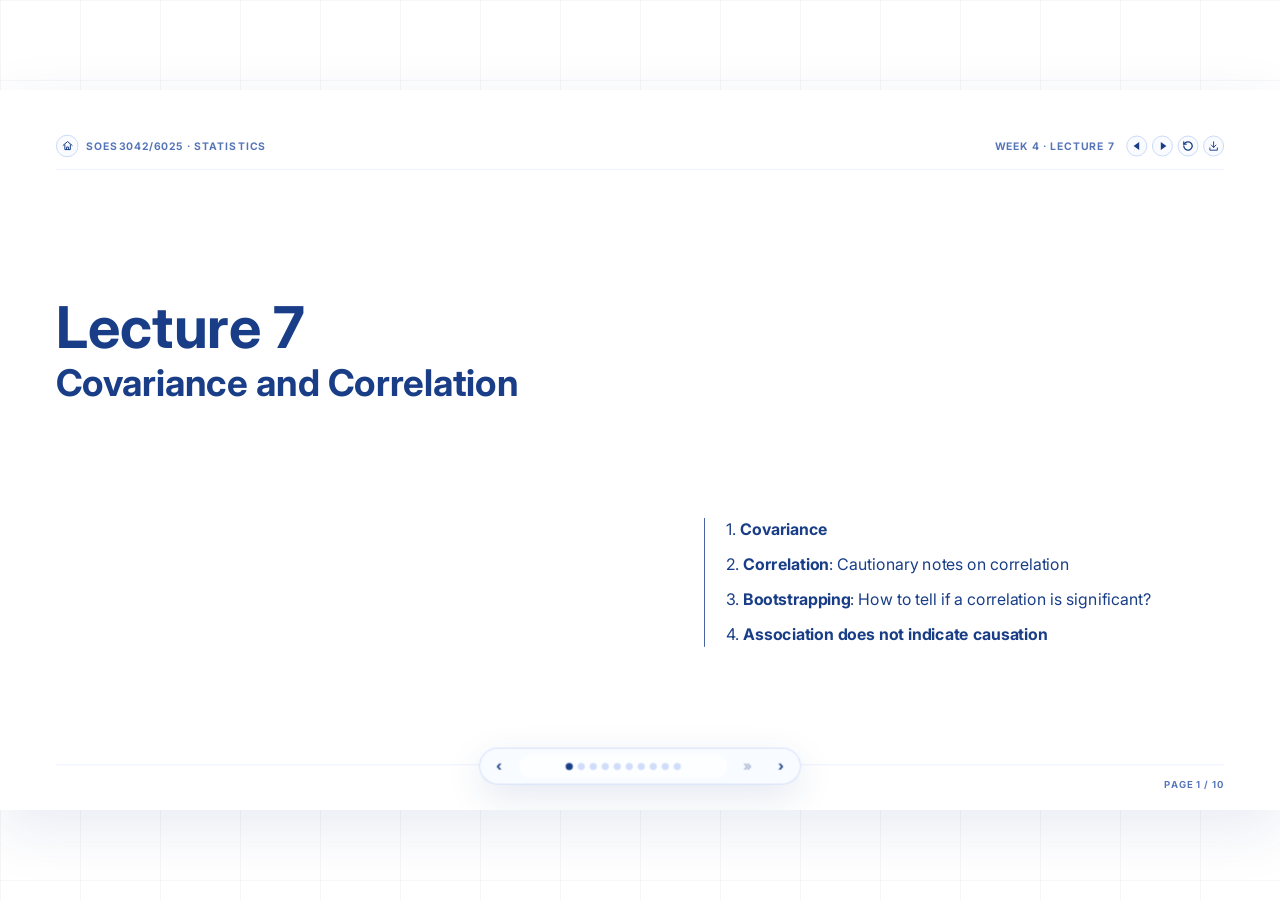
<file: lectures/week3-l7.html>
<!doctype html>
<html lang="en">
  <head>
    <meta charset="UTF-8">
    <meta name="viewport" content="width=device-width, initial-scale=1.0">
    <title>L7 Correlation</title>
    <link rel="preconnect" href="https://fonts.googleapis.com">
    <link rel="preconnect" href="https://fonts.gstatic.com" crossorigin>
    <link href="https://fonts.googleapis.com/css2?family=Inter:wght@400;520;650;720;820&display=swap" rel="stylesheet">
    <link href="https://fonts.cdnfonts.com/css/intel-one-mono" rel="stylesheet">
    <link rel="stylesheet" href="../assets/css/course.css">
    <style>
      .title-lockup {
        width: 1400px;
      }

      .title-lockup h2 {
        font-size: 46px;
        white-space: nowrap;
      }

      .slide:not(.active) {
        display: none;
      }

      .deck-stage,
      .slide {
        contain: paint;
        overflow: hidden;
      }

      .covariance-slide {
        display: grid;
        grid-template-columns: 600px 820px;
        gap: 52px;
        align-items: start;
      }

      .covariance-cards {
        display: grid;
        grid-template-rows: 190px 270px;
        gap: 32px;
        transform: translate(0px, 60px);
      }

      .correlation-cards {
        grid-template-rows: 140px 400px;
      }

      .covariance-card {
        padding: 20px 22px;
        border: 1px solid var(--line-strong);
        border-radius: 8px;
        background: var(--paper-soft);
      }

      .covariance-card h3 {
        margin: 0 0 9px;
        color: var(--site-blue-dark);
        font-size: 29px;
      }

      .covariance-card p {
        margin: 0 0 11px;
        color: var(--body);
        font-size: 15px;
        line-height: 1.38;
      }

      .covariance-caution {
        color: #cb0a2a !important;
        font-weight: 720;
      }

      .correlation-caution {
        color: #0a6ecb !important;
        font-weight: 720;
      }

      .correlation-formula {
        display: flex;
        align-items: center;
        justify-content: center;
        gap: 8px;
        color: var(--site-blue-dark) !important;
        font-family: Georgia, serif;
        font-size: 23px !important;
        line-height: 1 !important;
      }

      .correlation-fraction {
        display: inline-grid;
        grid-template-rows: auto auto;
        text-align: center;
      }

      .correlation-fraction span:first-child {
        padding: 0 8px 4px;
        border-bottom: 1.5px solid currentColor;
      }

      .correlation-fraction span:last-child {
        padding-top: 4px;
      }

      .covariance-function {
        color: #e75480;
        font-family: var(--font-code);
        font-size: 19px;
        font-weight: 820;
        text-underline-offset: 4px;
        display: inline-block;
        margin-bottom: 20px;
      }

      .covariance-panel {
        width: 620px;
        padding: 0;
        transform: translate(100px, -60px);
      }

      .covariance-chart {
        display: block;
        width: 600px;
        height: 600px;
        margin: 0 auto;
        overflow: hidden;
      }

      .covariance-controls {
        display: grid;
        grid-template-columns: repeat(3, 174px);
        justify-content: center;
        gap: 18px;
        margin-top: 8px;
      }

      .covariance-control {
        display: grid;
        gap: 6px;
      }

      .covariance-control label {
        color: var(--site-blue-dark);
        font-size: 15px;
        font-weight: 760;
        text-align: center;
      }

      .covariance-control input {
        width: 100%;
        accent-color: #0a6ecb;
        cursor: grab;
      }

      .covariance-control output {
        color: #cb0a2a;
        font-family: var(--font-code);
        font-size: 15px;
        font-weight: 720;
        text-align: center;
      }

      .covariance-gridline {
        stroke: rgba(25, 62, 135, 0.14);
        stroke-width: 1;
      }

      .covariance-axis {
        stroke: rgba(25, 62, 135, 0.72);
        stroke-width: 1.4;
      }

      .covariance-tick,
      .covariance-label {
        fill: var(--site-blue-dark);
        font-family: var(--font-body);
        text-anchor: middle;
      }

      .covariance-tick {
        font-size: 14px;
        font-weight: 650;
      }

      .covariance-label {
        font-size: 17px;
        font-weight: 760;
      }

      .covariance-point {
        fill: #0a6ecb;
        opacity: 0.58;
      }

      .nonlinear-gallery {
        display: grid;
        grid-template-columns: repeat(2, 500px);
        justify-content: center;
        gap: 82px;
        margin-top: 18px;
        transform: translate(0px, -20px);
      }

      .nonlinear-panel {
        display: grid;
        justify-items: center;
        gap: 6px;
      }

      .nonlinear-panel h3 {
        position: relative;
        min-height: 34px;
        margin: 0;
        color: var(--site-blue-dark);
        font-size: 23px;
        text-align: center;
      }

      .nonlinear-chart {
        width: 450px;
        height: 450px;
        overflow: hidden;
      }

      .nonlinear-answer {
        position: absolute;
        inset: 0;
        background: var(--paper);
        color: #cb0a2a;
      }

      .nonlinear-conclusion {
        width: 1100px;
        margin: 20px auto 0;
        color: #cb0a2a;
        font-size: 24px;
        font-weight: 720;
        line-height: 1.35;
        text-align: center;
      }

      .nonlinear-conclusion.fragment {
        transform: translateY(-8px);
      }

      .nonlinear-conclusion.fragment.visible {
        transform: translateY(-20px);
      }

      .outlier-gallery {
        display: grid;
        grid-template-columns: repeat(2, 520px);
        justify-content: center;
        gap: 76px;
        margin-top: 0;
      }

      .outlier-panel {
        display: grid;
        justify-items: center;
      }

      .outlier-panel h3 {
        min-height: 62px;
        margin: 0;
        color: var(--site-blue-dark);
        font-size: 21px;
        line-height: 1.28;
        text-align: center;
      }

      .outlier-chart {
        width: 465px;
        height: 465px;
        overflow: hidden;
      }

      .outlier-summary {
        display: grid;
        grid-template-columns: repeat(2, 580px);
        justify-content: center;
        gap: 6px;
        margin: 2px auto 0;
      }

      .outlier-summary p {
        margin: 0;
        color: #cb0a2a;
        font-size: 21px;
        font-weight: 720;
        line-height: 1.32;
        opacity: 0;
        text-align: center;
        transition: opacity 320ms ease;
      }

      .outlier-point {
        fill: #e75480;
        opacity: 0;
        transition: opacity 320ms ease;
      }

      .outlier-panel-right {
        opacity: 0;
        transform: translateY(12px);
        transition:
          opacity 320ms ease,
          transform 320ms ease;
      }

      .outlier-stat-after {
        display: none;
      }

      .outlier-step-marker {
        display: none;
      }

      .outlier-slide[data-step="1"] .outlier-destroy-point,
      .outlier-slide[data-step="2"] .outlier-destroy-point,
      .outlier-slide[data-step="3"] .outlier-destroy-point {
        opacity: 1;
      }

      .outlier-slide[data-step="1"] .outlier-destroy-stats .outlier-stat-before,
      .outlier-slide[data-step="2"] .outlier-destroy-stats .outlier-stat-before,
      .outlier-slide[data-step="3"] .outlier-destroy-stats .outlier-stat-before,
      .outlier-slide[data-step="3"] .outlier-create-stats .outlier-stat-before {
        display: none;
      }

      .outlier-slide[data-step="1"] .outlier-destroy-stats .outlier-stat-after,
      .outlier-slide[data-step="2"] .outlier-destroy-stats .outlier-stat-after,
      .outlier-slide[data-step="3"] .outlier-destroy-stats .outlier-stat-after,
      .outlier-slide[data-step="3"] .outlier-create-stats .outlier-stat-after {
        display: inline;
      }

      .outlier-slide[data-step="2"] .outlier-panel-right,
      .outlier-slide[data-step="3"] .outlier-panel-right {
        opacity: 1;
        transform: translateY(0);
      }

      .outlier-slide[data-step="3"] .outlier-create-point {
        opacity: 1;
      }

      .outlier-slide[data-step="1"] .outlier-summary p:first-child,
      .outlier-slide[data-step="2"] .outlier-summary p:first-child,
      .outlier-slide[data-step="3"] .outlier-summary p {
        opacity: 1;
      }

      .pearson-test-slide {
        display: grid;
        grid-template-columns: 245px 1fr;
        gap: 32px;
        min-height: 410px;
      }

      .pearson-test-workflow {
        display: grid;
        grid-template-rows: repeat(5, 92px);
        transform: translate(0px, 60px);
      }

      .pearson-test-workflow span {
        position: relative;
        align-self: center;
        padding: 14px 8px;
        border: 1px solid var(--line-strong);
        border-radius: 12px;
        background: var(--site-blue-pale);
        color: var(--site-blue-dark);
        font-size: 17px;
        font-weight: 790;
        opacity: 0;
        text-align: center;
        transform: translateY(2px);
        transition:
          opacity 220ms ease,
          transform 220ms ease;
      }

      .pearson-test-workflow span:not(:last-child)::after {
        position: absolute;
        right: 50%;
        bottom: -37px;
        color: #0a6ecb;
        content: "↓";
        font-size: 24px;
        opacity: 0;
        transform: translateX(50%);
        transition: opacity 220ms ease;
      }

      .pearson-test-page:not([data-step="0"]):not([data-step="1"]) .pearson-test-workflow span:nth-child(1)::after,
      .pearson-test-page:not([data-step="0"]):not([data-step="1"]):not([data-step="2"]) .pearson-test-workflow span:nth-child(2)::after,
      .pearson-test-page:not([data-step="0"]):not([data-step="1"]):not([data-step="2"]):not([data-step="3"]) .pearson-test-workflow span:nth-child(3)::after,
      .pearson-test-page[data-step="5"] .pearson-test-workflow span:nth-child(4)::after {
        opacity: 1;
      }

      .pearson-test-right {
        display: grid;
        grid-template-rows: 106px 82px 1fr;
        gap: 8px;
      }

      .pearson-test-row {
        align-self: center;
        opacity: 0;
        transform: translateY(12px);
        transition:
          opacity 220ms ease,
          transform 220ms ease;
      }

      .pearson-test-page:not([data-step="0"]) .pearson-test-workflow span:nth-child(1),
      .pearson-test-page:not([data-step="0"]) .pearson-test-row:nth-child(1),
      .pearson-test-page:not([data-step="0"]):not([data-step="1"]) .pearson-test-workflow span:nth-child(2),
      .pearson-test-page:not([data-step="0"]):not([data-step="1"]) .pearson-test-row:nth-child(2),
      .pearson-test-page:not([data-step="0"]):not([data-step="1"]):not([data-step="2"]) .pearson-test-workflow span:nth-child(3),
      .pearson-test-page:not([data-step="0"]):not([data-step="1"]):not([data-step="2"]) .pearson-test-row:nth-child(3),
      .pearson-test-page:not([data-step="0"]):not([data-step="1"]):not([data-step="2"]):not([data-step="3"]) .pearson-test-workflow span:nth-child(4),
      .pearson-test-page[data-step="5"] .pearson-test-workflow span:nth-child(5) {
        opacity: 1;
        transform: translateY(0);
      }

      .pearson-test-distance {
        position: relative;
        top: 45px;
        margin: 0 0 8px;
        color: var(--site-blue-dark);
        font-size: 19px;
        font-weight: 650;
        line-height: 1.34;
      }

      .pearson-test-hypotheses p {
        margin: 0 0 8px;
        color: var(--site-blue-dark);
        font-size: 19px;
        font-weight: 650;
        line-height: 1.34;
        transform: translateY(55px);
      }

      .pearson-test-hypotheses strong,
      .pearson-test-distance strong {
        color: #e75480;
      }

      .pearson-simulation {
        /* Adjust these two values to move the entire sampling area. */
        position: relative;
        top: 53px;
        left: 0;
        align-self: start;
      }

      .pearson-simulation-controls {
        display: flex;
        align-items: center;
        gap: 10px;
        margin-bottom: 8px;
      }

      .pearson-simulation-note {
        margin: 0 0 8px;
        color: var(--site-blue-dark);
        font-size: 16px;
        font-weight: 650;
      }

      .pearson-simulation-controls label {
        color: var(--site-blue-dark);
        font-size: 17px;
        font-weight: 760;
      }

      .pearson-simulation-controls input {
        width: 116px;
        padding: 6px 8px;
        border: 1px solid var(--line-strong);
        border-radius: 7px;
        color: var(--site-blue-dark);
        font: inherit;
      }

      .pearson-simulation-button {
        padding: 7px 13px;
        border: 1px solid #0a6ecb;
        border-radius: 999px;
        background: #ffffff;
        color: #0a6ecb;
        cursor: pointer;
        font-size: 15px;
        font-weight: 760;
      }

      .pearson-simulation-button:disabled {
        cursor: not-allowed;
        opacity: 0.45;
      }

      .pearson-simulation-grid {
        display: grid;
        grid-template-columns: 345px 505px;
        gap: 14px;
        align-items: start;
      }

      .pearson-simulation-card {
        margin: 0;
      }

      .pearson-simulation-pdf-card {
        position: relative;
      }

      .pearson-simulation-chart {
        width: 505px;
        height: 345px;
      }

      .pearson-simulation-scatter {
        width: 345px;
        height: 345px;
        overflow: hidden;
      }

      .pearson-simulation-count {
        position: absolute;
        top: calc(100% + 4px);
        right: 0;
        left: 0;
        color: #cb0a2a;
        font-family: var(--font-code);
        font-size: 15px;
        font-weight: 720;
        text-align: center;
        transform: translateX(180px);
      }

      .pearson-threshold-note {
        margin: 12px 0 0 359px;
        width: 300px;
        color: #cb0a2a;
        font-size: 17px;
        font-weight: 720;
        line-height: 1.35;
        opacity: 0;
        transition: opacity 220ms ease;
        transform: translate(520px, -320px);
      }

      .pearson-test-page:not([data-step="0"]):not([data-step="1"]):not([data-step="2"]):not([data-step="3"]) .pearson-threshold-note {
        opacity: 1;
      }

      .pearson-significant-note {
        margin: 0;
        color: #1550b6; /* Adjust significant-region note colour here. */
        font-size: 17px;
        font-weight: 820;
        line-height: 1.35;
        opacity: 0;
        text-align: left;
        transform: translate(880px, -288px);
        transition: opacity 220ms ease;
        width: 290px;
      }

      .pearson-test-page[data-step="5"] .pearson-significant-note {
        opacity: 1;
      }

      .pearson-package-page {
        /* Manual layout controls for this page only. Positive X moves right; positive Y moves down. */
        --package-title-x: 0px;
        --package-title-y: 0px;
        --package-workflow-x: 0px;
        --package-workflow-y: -154px;
        --package-step-1-x: 0px;
        --package-step-1-y: 0px;
        --package-step-2-x: 0px;
        --package-step-2-y: 0px;
        --package-step-3-x: 0px;
        --package-step-3-y: 0px;
        --package-step-4-x: 0px;
        --package-step-4-y: 0px;
        --package-step-5-x: 0px;
        --package-step-5-y: 0px;
        --package-arrow-x: 0px;
        --package-arrow-y: 0px;
        --package-arrow-size: 24px;
        --package-right-x: 0px;
        --package-right-y: -152px;
        --package-hypotheses-x: 0px;
        --package-hypotheses-y: 0px;
        --package-distance-x: 0px;
        --package-distance-y: 0px;
        --package-code-x: 0px;
        --package-code-y: 0px;
        --package-threshold-x: 0px;
        --package-threshold-y: 0px;
        --package-rule-x: 0px;
        --package-rule-y: 60px;
        --package-result-x: -120px;
        --package-result-y: 20px;
        --package-result-width: 250px;
        --package-result-tick-size: 30px;
        --package-result-label-size: 30px;
        --package-result-point-radius: 10px;
        --package-result-outlier-radius: 12px;
        --package-assumption-x: 0px;
        --package-assumption-y: -30px;
        --package-assumption-width: 900px;
        --package-assumption-color: #cb0a2a;
      }

      .pearson-package-page .pearson-test-workflow {
        translate: var(--package-workflow-x) var(--package-workflow-y);
      }

      .pearson-package-page .pearson-test-workflow span:nth-child(1) {
        left: var(--package-step-1-x);
        top: var(--package-step-1-y);
      }

      .pearson-package-page .pearson-test-workflow span:nth-child(2) {
        left: var(--package-step-2-x);
        top: var(--package-step-2-y);
      }

      .pearson-package-page .pearson-test-workflow span:nth-child(3) {
        left: var(--package-step-3-x);
        top: var(--package-step-3-y);
      }

      .pearson-package-page .pearson-test-workflow span:nth-child(4) {
        left: var(--package-step-4-x);
        top: var(--package-step-4-y);
      }

      .pearson-package-page .pearson-test-workflow span:nth-child(5) {
        left: var(--package-step-5-x);
        top: var(--package-step-5-y);
      }

      .pearson-package-page .pearson-test-right {
        grid-template-rows: repeat(5, 92px);
        gap: 0;
        transform: translateY(60px);
        translate: var(--package-right-x) var(--package-right-y);
      }

      .pearson-package-page .pearson-test-hypotheses p {
        transform: none;
      }

      .pearson-package-page .pearson-test-right > :nth-child(1) {
        position: relative;
        left: var(--package-hypotheses-x);
        top: var(--package-hypotheses-y);
      }

      .pearson-package-page .pearson-test-distance {
        left: var(--package-distance-x);
        top: auto;
        translate: 0 var(--package-distance-y);
      }

      .pearson-package-page .pearson-test-right > :nth-child(3) {
        position: relative;
        left: var(--package-code-x);
        top: var(--package-code-y);
      }

      .pearson-package-page .pearson-test-right > :nth-child(4) {
        position: relative;
        left: var(--package-threshold-x);
        top: var(--package-threshold-y);
      }

      .pearson-package-page .pearson-test-right > :nth-child(5) {
        position: relative;
        left: var(--package-rule-x);
        top: var(--package-rule-y);
      }

      .pearson-package-page:not([data-step="0"]):not([data-step="1"]):not([data-step="2"]):not([data-step="3"]) .pearson-test-row:nth-child(4),
      .pearson-package-page:not([data-step="0"]):not([data-step="1"]):not([data-step="2"]):not([data-step="3"]):not([data-step="4"]) .pearson-test-row:nth-child(5) {
        opacity: 1;
        transform: translateY(0);
      }

      .pearson-package-page .pearson-test-workflow span,
      .pearson-package-page .pearson-test-row {
        opacity: 1;
        transform: translateY(0);
      }

      .pearson-package-page .pearson-test-workflow span:not(:last-child)::after {
        right: calc(50% - var(--package-arrow-x));
        bottom: calc(-37px - var(--package-arrow-y));
        font-size: var(--package-arrow-size);
        opacity: 1;
        transform: translateX(50%);
      }

      .pearson-package-result {
        position: absolute;
        right: 32px;
        bottom: 20px;
        display: flex;
        align-items: center;
        gap: 14px;
        opacity: 0;
        transform: translate(var(--package-result-x), var(--package-result-y));
        transition: opacity 220ms ease;
      }

      .pearson-package-result-chart {
        width: var(--package-result-width);
        height: var(--package-result-width);
        overflow: hidden;
      }

      .pearson-package-result-chart .covariance-tick {
        font-size: var(--package-result-tick-size);
      }

      .pearson-package-result-chart .covariance-label {
        font-size: var(--package-result-label-size);
      }

      .pearson-package-result-chart .covariance-point {
        r: var(--package-result-point-radius);
      }

      .pearson-package-result .outlier-point {
        opacity: 1;
        r: var(--package-result-outlier-radius);
      }

      .pearson-package-result p {
        margin: 0;
        color: #cb0a2a;
        font-family: var(--font-code);
        font-size: 24px;
        font-weight: 820;
        transform: translateY(-60px);
      }

      .pearson-package-page:not([data-step="0"]) .pearson-package-result {
        opacity: 1;
      }

      .pearson-package-assumption {
        position: absolute;
        bottom: 22px;
        right: 0px;
        width: 320px;
        margin: 0;
        color: #da26ad;
        font-size: 22px;
        font-weight: 620;
        opacity: 0;
        transform: translate(var(--package-assumption-x), var(--package-assumption-y));
        transition: opacity 220ms ease;

        border: 2px solid #da26ad; /* 宽度 样式 颜色 */
        background-color: white;
      }

      .pearson-package-page[data-step="2"] .pearson-package-assumption {
        opacity: 1;
      }

      .pearson-package-code-wrap {
        display: flex;
        align-items: center;
        gap: 18px;
      }

      .pearson-package-code {
        width: 500px;
        margin: 0;
        padding: 18px 20px;
        border: 2px solid var(--site-blue-dark);
        background: var(--paper);
        color: var(--site-blue-dark);
        font-family: var(--font-body);
        font-size: 19px;
        font-weight: 820;
        line-height: 1.5;
        white-space: pre;
      }

      .pearson-package-code a {
        color: #e75480;
        text-underline-offset: 3px;
      }

      .pearson-package-pvalue {
        width: 420px;
        margin: 0;
        color: var(--site-blue-dark);
        font-size: 17px;
        font-weight: 720;
        line-height: 1.35;
      }

      .pearson-package-pvalue strong {
        color: #e75480;
      }

      .pearson-package-threshold {
        width: 830px;
        margin: 0;
        padding: 10px 16px;
        border-left: 4px solid #cb0a2a;
        background: #fff3f5;
        color: #cb0a2a;
        font-size: 18px;
        font-weight: 720;
        line-height: 1.35;
      }

      .pearson-package-threshold strong {
        font-size: 22px;
      }

      .pearson-package-rule {
        display: flex;
        flex-direction: column;
        align-items: flex-start;
        justify-content: flex-start;
        gap: 5px;
      }

      .pearson-package-rule p {
        width: 455px;
        margin: 0;
        padding: 12px 15px;
        border-radius: 11px;
        font-size: 17px;
        font-weight: 750;
        line-height: 1.35;
        text-align: center;
        white-space: nowrap;
      }

      .pearson-package-reject {
        background: #fdebe8;
        color: #ba0505;
      }

      .pearson-package-retain {
        background: #e8f9fc;
        color: #5bacc2;
      }

      .pearson-package-vs {
        margin-left: 210px;
        color: #2d558e;
        font-size: 22px;
        font-weight: 820;
      }

      .correlation-guess-slide {
        --correlation-guess-chart-x: 0px;
        --correlation-guess-chart-y: -8px;
        --correlation-guess-panel-width: 520px;
        --correlation-guess-gap: 42px;
        display: grid;
        grid-template-columns: minmax(0, 1fr) var(--correlation-guess-panel-width);
        gap: var(--correlation-guess-gap);
        align-items: start;
      }

      .correlation-guess-visual {
        display: grid;
        gap: 14px;
        transform: translate(var(--correlation-guess-chart-x), var(--correlation-guess-chart-y));
      }

      .correlation-guess-chart {
        display: block;
        width: 100%;
        height: 560px;
      }

      .correlation-guess-panel {
        display: grid;
        gap: 18px;
        padding: 18px 0 20px 28px;
        border-left: 1px solid var(--site-blue-dark);
      }

      .correlation-guess-panel p {
        margin: 0;
        color: var(--body);
        font-size: 21px;
        line-height: 1.42;
      }

      .correlation-guess-question {
        color: #cb0a2a !important;
        font-size: 28px !important;
        font-weight: 820;
        line-height: 1.18 !important;
      }

      .correlation-guess-control {
        display: grid;
        gap: 12px;
        margin-top: 12px;
      }

      .correlation-guess-control label {
        color: var(--site-blue-dark);
        font-size: 17px;
        font-weight: 760;
      }

      .correlation-guess-control input {
        width: 100%;
        accent-color: #0a6ecb;
        cursor: grab;
      }

      .correlation-range-wrap {
        position: relative;
        margin-top: 16px;
        margin-bottom: 16px;
      }

      .correlation-range-wrap input {
        display: block;
      }

      .correlation-guess-control output {
        color: #cb0a2a;
        font-family: var(--font-code);
        font-size: 17px;
        font-weight: 820;
      }

      .correlation-answer-scale {
        position: absolute;
        inset: -4px 0 0;
        height: 32px;
        opacity: 0;
        pointer-events: none;
        transition: opacity 180ms ease;
      }

      .correlation-answer-scale.visible {
        opacity: 1;
      }

      .correlation-answer-track {
        display: none;
      }

      .correlation-answer-marker {
        position: absolute;
        top: 0;
        width: 2px;
        height: 24px;
        transform: translateX(-1px);
      }

      .correlation-answer-marker::before {
        content: "";
        position: absolute;
        top: 9px;
        left: -5px;
        width: 12px;
        height: 12px;
        border-radius: 999px;
        background: currentColor;
      }

      .correlation-answer-marker span {
        position: absolute;
        left: 50%;
        transform: translateX(-50%);
        color: currentColor;
        font-family: var(--font-code);
        font-size: 14px;
        font-weight: 820;
        white-space: nowrap;
      }

      .correlation-answer-true span {
        top: -19px;
      }

      .correlation-answer-sample span {
        top: 31px;
      }

      .correlation-answer-true {
        color: #193e87;
      }

      .correlation-answer-sample {
        color: #cb0a2a;
      }

      .correlation-guess-controls {
        display: flex;
        flex-wrap: wrap;
        gap: 10px;
        margin-top: 8px;
      }

      .correlation-guess-button {
        border: 1px solid var(--line-strong);
        border-radius: 999px;
        padding: 10px 17px;
        background: #ffffff;
        color: #0a6ecb;
        font-family: var(--font-body);
        font-size: 16px;
        font-weight: 820;
        cursor: pointer;
      }

      .correlation-guess-button:hover {
        background: var(--site-blue-pale);
      }

      .correlation-view-controls {
        display: flex;
        justify-content: center;
        gap: 10px;
        transform: translateY(-4px);
      }

      .correlation-view-button {
        border: 1px solid var(--line-strong);
        border-radius: 999px;
        padding: 9px 15px;
        background: #ffffff;
        color: #0a6ecb;
        font-family: var(--font-body);
        font-size: 15px;
        font-weight: 820;
        cursor: pointer;
      }

      .correlation-view-button:hover,
      .correlation-view-button.active {
        background: var(--site-blue-pale);
      }

      .correlation-guess-answer {
        display: grid;
        gap: 8px;
        min-height: 152px;
        padding: 14px 16px;
        border: 2px solid #bfd1f8;
        background: #f7faff;
        opacity: 0;
        transition: opacity 180ms ease;
      }

      .correlation-guess-answer.visible {
        opacity: 1;
      }

      .correlation-guess-answer p {
        font-size: 18px;
        line-height: 1.35;
      }

      .correlation-guess-answer .answer-stats {
        display: grid;
        grid-template-columns: repeat(3, minmax(0, 1fr));
        gap: 10px;
      }

      .correlation-guess-answer .answer-stats span {
        display: grid;
        gap: 4px;
        padding: 10px 9px;
        border-radius: 8px;
        background: #ffffff;
        color: var(--site-blue-dark);
        font-size: 14px;
        font-weight: 760;
        text-align: center;
      }

      .correlation-guess-answer .answer-stats strong {
        color: #cb0a2a;
        font-family: var(--font-code);
        font-size: 21px;
        font-weight: 820;
      }

      .correlation-guess-answer .answer-label {
        color: #cb0a2a;
        font-size: 24px;
        font-weight: 820;
      }

      .correlation-guess-point {
        fill: #0a6ecb;
        opacity: 0.58;
      }

      .correlation-guess-line-x {
        fill: none;
        stroke: #0a6ecb;
        stroke-width: 3;
        stroke-linejoin: round;
      }

      .correlation-guess-line-y {
        fill: none;
        stroke: #cb0a2a;
        stroke-width: 3;
        stroke-linejoin: round;
      }

      .correlation-guess-caption {
        fill: var(--site-blue-dark);
        font-family: var(--font-body);
        font-size: 18px;
        font-weight: 820;
      }

      .bootstrap-intro {
        /* Manual controls for the bootstrap group counter. Positive X moves right; positive Y moves down. */
        --bootstrap-more-link-x: 0px;
        --bootstrap-more-link-y: -70px;
        --bootstrap-count-x: -230px;
        --bootstrap-count-y: -165px;
        --bootstrap-count-color: #cb340a;
        --bootstrap-count-size: 18px;
        --bootstrap-controls-x: 0px;
        --bootstrap-controls-y: 15px;
        --bootstrap-conclusion-x: 0px;
        --bootstrap-conclusion-y: -355px;
        --bootstrap-conclusion-width: 550px;
        --bootstrap-conclusion-color: #c242cb;
        --bootstrap-conclusion-size: 20px;
        --bootstrap-conclusion-border-color: #eb79ed;
        --bootstrap-conclusion-border-width: 3px;
        --bootstrap-conclusion-background: #fff3fe;
        --bootstrap-code-x: 0px;
        --bootstrap-code-y: 190px;
        --bootstrap-code-width: 550px;
        --bootstrap-code-size: 16px;
        --bootstrap-code-color: #193e87;
        --bootstrap-code-border-color: #193e87;
        --bootstrap-code-background: #ffffff;
        position: relative;
        width: 1480px;
        align-self: start;
        transform: translate(0px, -12px);
      }

      .bootstrap-intro .bootstrap-more-link {
        position: absolute;
        z-index: 20;
        pointer-events: none;
        top: 0;
        right: 0;
        width: 560px;
        margin: 0;
        transform: translate(var(--bootstrap-more-link-x), var(--bootstrap-more-link-y));
        color: var(--site-blue-dark);
        font-size: 18px;
        font-weight: 100;
        line-height: 1.3;
        text-align: right;
        opacity: 0;
        transition: opacity 240ms ease;
      }

      .bootstrap-intro .bootstrap-more-link a {
        color: #e75480;
        font-weight: 120;
        text-decoration: underline;
        text-underline-offset: 5px;
        pointer-events: auto;
      }

      .bootstrap-page[data-step="4"] .bootstrap-more-link {
        opacity: 1;
        pointer-events: auto;
      }

      .bootstrap-intro p {
        margin: 0 0 10px;
        color: var(--site-blue-dark);
        font-size: 24px;
        font-weight: 400;
        line-height: 1.32;
      }

      .bootstrap-intro strong {
        color: #e75480;
        font-weight: 820;
      }

      .bootstrap-animation-block {
        opacity: 0;
        pointer-events: none;
        transform: translateY(20px);
        transition: opacity 240ms ease;
      }

      .bootstrap-page:not([data-step="0"]) .bootstrap-animation-block {
        opacity: 1;
        pointer-events: auto;
      }

      .bootstrap-demo {
        display: grid;
        grid-template-columns: 405px 470px 1fr;
        gap: 28px;
        margin-top: 14px;
        align-items: start;
      }

      .bootstrap-controls {
        display: flex;
        align-items: center;
        justify-content: center;
        gap: 10px;
        width: 903px;
        margin-bottom: 8px;
        transform: translate(var(--bootstrap-controls-x), var(--bootstrap-controls-y));
      }

      .bootstrap-demo figure {
        margin: 0;
      }

      .bootstrap-demo svg {
        display: block;
        overflow: hidden;
      }

      .bootstrap-scatter {
        width: 405px;
        height: 405px;
      }

      .bootstrap-pdf {
        width: 470px;
        height: 405px;
      }

      .bootstrap-button {
        padding: 9px 17px;
        border: 1px solid var(--line-strong);
        border-radius: 999px;
        background: #ffffff;
        color: #0a6ecb;
        cursor: pointer;
        font-family: var(--font-body);
        font-size: 16px;
        font-weight: 820;
      }

      .bootstrap-button:hover {
        background: var(--site-blue-pale);
      }

      .bootstrap-button:disabled {
        cursor: not-allowed;
        opacity: 0.42;
      }

      .bootstrap-footer {
        width: 903px;
        min-height: 24px;
      }

      .bootstrap-status {
        margin: 0;
        font-family: var(--font-body);
        font-weight: 720;
        text-align: center;
      }

      #bootstrapGroupStatus {
        color: var(--bootstrap-count-color);
        font-size: var(--bootstrap-count-size);
        transform: translate(var(--bootstrap-count-x), var(--bootstrap-count-y));
      }

      .bootstrap-placeholder {
        min-height: 405px;
      }

      .bootstrap-pseudocode {
        width: var(--bootstrap-code-width);
        margin: 44px 0 0;
        padding: 16px 18px;
        border: 2px solid var(--bootstrap-code-border-color);
        background: var(--bootstrap-code-background);
        color: var(--bootstrap-code-color);
        font-family: var(--font-code);
        font-size: var(--bootstrap-code-size);
        font-weight: 720;
        line-height: 1.65;
        opacity: 0;
        transform: translate(var(--bootstrap-code-x), var(--bootstrap-code-y));
        transition: opacity 240ms ease;
        white-space: pre-wrap;
      }

      .bootstrap-page[data-step="4"] .bootstrap-pseudocode {
        opacity: 1;
      }

      .bootstrap-intro .bootstrap-conclusion {
        width: var(--bootstrap-conclusion-width);
        margin: 82px 0 0;
        padding: 14px 16px;
        border: var(--bootstrap-conclusion-border-width) solid var(--bootstrap-conclusion-border-color);
        border-radius: 10px;
        background: var(--bootstrap-conclusion-background);
        color: var(--bootstrap-conclusion-color);
        font-size: var(--bootstrap-conclusion-size);
        font-weight: 720;
        line-height: 1.38;
        opacity: 0;
        transform: translate(var(--bootstrap-conclusion-x), var(--bootstrap-conclusion-y));
        transition: opacity 240ms ease;
      }

      .bootstrap-page:not([data-step="0"]):not([data-step="1"]):not([data-step="2"]) .bootstrap-conclusion {
        opacity: 1;
      }

      .bootstrap-resampled-point {
        fill: #2717a4;
        opacity: 0.92;
      }

      .bootstrap-resampled-ring {
        fill: none;
        stroke: #2717a4;
        stroke-width: 2.2;
      }

      .bootstrap-ci-label {
        fill: #000000;
        font-family: var(--font-body);
        font-size: 16px;
        font-weight: 820;
        text-anchor: middle;
      }

      .bootstrap-ci-zero-note {
        fill: #cb0a2a;
        font-family: var(--font-body);
        font-size: 14px;
        font-weight: 720;
        text-anchor: middle;
      }

      .causality-layout {
        --causality-left-x: 0px;
        --causality-left-y: 0px;
        --causality-middle-x: 0px;
        --causality-middle-y: 0px;
        --causality-right-x: 0px;
        --causality-right-y: 0px;
        display: grid;
        grid-template-columns: 500px 430px 430px;
        gap: 28px;
        align-items: center;
        margin-top: 4px;
      }

      .causality-trends {
        display: grid;
        gap: 10px;
        transform: translate(var(--causality-left-x), var(--causality-left-y));
      }

      .causality-trend-chart {
        width: 500px;
        height: 230px;
        overflow: hidden;
      }

      .causality-scatter-panel {
        opacity: 0;
        transform: translate(var(--causality-middle-x), var(--causality-middle-y));
        transition: opacity 320ms ease;
      }

      .causality-page:not([data-step="0"]) .causality-scatter-panel {
        opacity: 1;
      }

      .causality-scatter-chart {
        width: 430px;
        height: 430px;
        overflow: hidden;
      }

      .causality-diagram {
        opacity: 0;
        transform: translate(var(--causality-right-x), var(--causality-right-y));
        transition: opacity 320ms ease;
      }

      .causality-page[data-step="2"] .causality-diagram {
        opacity: 1;
      }

      .causality-diagram svg {
        display: block;
        width: 430px;
        height: 430px;
      }

      .causality-conclusion {
        margin: -8px 0 0;
        color: var(--red);
        font-size: 21px;
        font-weight: 760;
        line-height: 1.35;
        text-align: center;
        width: 530px;
        transform: translateX(-35px);
        color: #cb0a2a;
      }

      .causality-diagram text {
        fill: #111111;
        font-family: var(--font-body);
        font-size: 24px;
        font-weight: 650;
        text-anchor: middle;
      }

      .causality-diagram .causality-co2 {
        font-size: 31px;
        font-weight: 820;
      }

      .causality-diagram .causality-warming {
        fill: #ef2b16;
        font-size: 28px;
        font-weight: 820;
      }

      .causality-diagram .causality-ph {
        fill: #3596ef;
        font-size: 28px;
        font-weight: 820;
      }

      .causality-source {
        margin: 4px 0 0;
        color: var(--muted);
        font-size: 12px;
        line-height: 1.35;
      }

      .causality-source a {
        color: #5474b8;
      }

    </style>
  </head>
  <body class="deck-page">
    <template id="deckHeaderTemplate">
      <span class="slide-section">
        <a class="deck-home" href="../index.html" aria-label="Back to course home">
          <svg viewBox="0 0 24 24" aria-hidden="true">
            <path d="M3 11.5L12 4l9 7.5"></path>
            <path d="M6.5 10.5V20h11v-9.5"></path>
            <path d="M10 20v-5h4v5"></path>
          </svg>
        </a>
        <span>SOES3042/6025 · Statistics</span>
      </span>
      <span class="slide-lecture-nav">
        <span>Week 4 · Lecture 7</span>
        <span class="lecture-jump" aria-label="Lecture navigation">
          <a class="lecture-jump-link lecture-jump-prev" href="week3-l6.html" aria-label="Previous lecture" title="Previous lecture"></a>
          <a class="lecture-jump-link lecture-jump-next" href="week3-l8.html" aria-label="Next lecture" title="Next lecture"></a>
          <a class="lecture-jump-link lecture-jump-home" href="week3-l7.html?slide=1" aria-label="Restart this lecture" title="Restart this lecture"></a>
        </span>
      </span>
    </template>

    <div class="deck-viewport">
      <main class="deck-stage" aria-live="polite">
        <section class="slide active">
          <header class="slide-kicker"></header>
          <div class="slide-body title-layout">
            <div class="title-lockup">
              <h1>Lecture 7</h1>
              <h2>Covariance and Correlation</h2>
            </div>
            <aside class="title-meta">
              <p>1. <b>Covariance</b></p>
              <p>2. <b>Correlation</b>: Cautionary notes on correlation</p>
              <p>3. <b>Bootstrapping</b>: How to tell if a correlation is significant?</p>
              <p>4. <b>Association does not indicate causation</b></p>
            </aside>
          </div>
        </section>

        <section class="slide">
          <header class="slide-kicker"></header>
          <div class="slide-body content-layout">
            <h2 class="slide-title">Covariance</h2>
            <div class="slide-content covariance-slide">
	              <div class="covariance-cards">
                <article class="covariance-card">
                  <h3>Variance</h3>
                  <a class="covariance-function" href="https://numpy.org/doc/stable/reference/generated/numpy.var.html" target="_blank" rel="noreferrer">np.var()</a>
                  <p>Measures how widely the values of a single variable spread around its mean.</p>
                </article>
                <article class="covariance-card">
                  <h3>Covariance</h3>
                  <a class="covariance-function" href="https://numpy.org/doc/stable/reference/generated/numpy.cov.html" target="_blank" rel="noreferrer">np.cov()</a>
                  <p>Measures whether two variables tend to move together.</p>
                  <p><strong>Cov(X,Y) &gt; 0:</strong> they tend to move in the same direction.<br><strong>Cov(X,Y) &lt; 0:</strong> they tend to move in opposite directions.</p>
                  <p class="covariance-caution">Covariance is scale-variant, meaning its value is sensitive to the units we use.</p>
                </article>
              </div>
              <div class="covariance-panel">
                <svg class="covariance-chart" id="covarianceChart" viewBox="0 0 560 560" role="img" aria-label="Interactive scatter plot showing the relationship between variance and covariance"></svg>
                <div class="covariance-controls">
                  <div class="covariance-control">
                    <label for="varianceX">Variance of X</label>
                    <input id="varianceX" type="range" min="0.1" max="4" value="1.6" step="0.1">
                    <output id="varianceXValue">Var(X) = 1.60</output>
                  </div>
                  <div class="covariance-control">
                    <label for="varianceY">Variance of Y</label>
                    <input id="varianceY" type="range" min="0.1" max="4" value="1.6" step="0.1">
                    <output id="varianceYValue">Var(Y) = 1.60</output>
                  </div>
                  <div class="covariance-control">
                    <label for="covarianceXY">Covariance of X and Y</label>
                    <input id="covarianceXY" type="range" min="-4" max="4" value="0.8" step="0.05">
                    <output id="covarianceXYValue">Cov(X,Y) = 0.80</output>
                  </div>
                </div>
              </div>
            </div>
          </div>
        </section>

        <section class="slide">
          <header class="slide-kicker"></header>
          <div class="slide-body content-layout">
            <h2 class="slide-title">Pearson's Correlation (ρ)</h2>
            <div class="slide-content covariance-slide">
              <div class="covariance-cards correlation-cards">
                <article class="covariance-card">
                  <h3>Covariance</h3>
                  <p class="covariance-caution">Covariance is scale-variant, meaning its value is sensitive to the units we use.</p>
                </article>
                <article class="covariance-card">
                  <h3>Pearson's Correlation</h3>
                  <a class="covariance-function" href="https://docs.scipy.org/doc/scipy/reference/generated/scipy.stats.pearsonr.html" target="_blank" rel="noreferrer">scipy.stats.pearsonr()</a>
                  <p>Measures the strength and direction of a linear relationship after removing the effect of scale.  ρ ranges between -1 and 1.</p>
                  <p class="correlation-formula">
                    <span>ρ<sub>X,Y</sub> =</span>
                    <span class="correlation-fraction">
                      <span>Cov(X,Y)</span>
                      <span>σ<sub>X</sub> σ<sub>Y</sub></span>
                    </span>
                  </p>
                  <p><strong>ρ(X,Y) = 1:</strong> perfect positive linear relationship.<br><strong>ρ(X,Y) = 0:</strong> no linear relationship.<br><strong>ρ(X,Y) = -1:</strong> perfect negative linear relationship.</p>
                  <p class="correlation-caution">Correlation is scale-invariant: changing the units does not change its value.</p>
                </article>
              </div>
              <div class="covariance-panel">
                <svg class="covariance-chart" id="correlationChart" viewBox="0 0 560 560" role="img" aria-label="Interactive scatter plot showing the relationship between variance and correlation"></svg>
                <div class="covariance-controls">
                  <div class="covariance-control">
                    <label for="correlationVarianceX">Variance of X</label>
                    <input id="correlationVarianceX" type="range" min="0.1" max="4" value="1.6" step="0.1">
                    <output id="correlationVarianceXValue">Var(X) = 1.60</output>
                  </div>
                  <div class="covariance-control">
                    <label for="correlationVarianceY">Variance of Y</label>
                    <input id="correlationVarianceY" type="range" min="0.1" max="4" value="1.6" step="0.1">
                    <output id="correlationVarianceYValue">Var(Y) = 1.60</output>
                  </div>
                  <div class="covariance-control">
                    <label for="correlationXY">Correlation of X and Y</label>
                    <input id="correlationXY" type="range" min="-1" max="1" value="0.5" step="0.05">
                    <output id="correlationXYValue">ρ(X,Y) = 0.50</output>
                  </div>
                </div>
              </div>
            </div>
          </div>
        </section>

        <section class="slide">
          <header class="slide-kicker"></header>
          <div class="slide-body content-layout">
            <h2 class="slide-title">Pearson's ρ Only Captures Linear Relationships</h2>
            <div class="slide-content">
              <div class="nonlinear-gallery">
                <article class="nonlinear-panel">
                  <h3>
                    <span class="nonlinear-question">What is Pearson's ρ?</span>
                    <span class="fragment nonlinear-answer">Pearson's ρ = 0.00</span>
                  </h3>
                  <svg class="nonlinear-chart" id="circleCorrelationChart" viewBox="0 0 500 500" role="img" aria-label="Scatter plot showing a circular relationship with zero Pearson correlation"></svg>
                </article>
                <article class="nonlinear-panel fragment">
                  <h3>
                    <span class="nonlinear-question">What is Pearson's ρ?</span>
                    <span class="fragment nonlinear-answer">Pearson's ρ = 0.00</span>
                  </h3>
                  <svg class="nonlinear-chart" id="quadraticCorrelationChart" viewBox="0 0 500 500" role="img" aria-label="Scatter plot showing a quadratic relationship with zero Pearson correlation"></svg>
                </article>
              </div>
              <p class="fragment nonlinear-conclusion">A Pearson's correlation close to zero does not mean that two variables have no relationship. 
                <br>It only indicates that there is little or no linear relationship.</p>
            </div>
          </div>
        </section>

        <section class="slide outlier-slide">
          <header class="slide-kicker"></header>
          <div class="slide-body content-layout">
            <h2 class="slide-title">Pearson's Correlation Is Sensitive to Outliers</h2>
            <div class="slide-content">
              <span class="fragment outlier-step-marker" aria-hidden="true"></span>
              <span class="fragment outlier-step-marker" aria-hidden="true"></span>
              <span class="fragment outlier-step-marker" aria-hidden="true"></span>
              <div class="outlier-gallery">
                <article class="outlier-panel">
                  <h3>
                    <span class="outlier-destroy-stats">
                      <span class="outlier-stat-before" id="outlierDestroyBefore"></span>
                      <span class="outlier-stat-after" id="outlierDestroyAfter"></span>
                    </span>
                  </h3>
                  <svg class="outlier-chart" id="outlierDestroyChart" viewBox="0 0 500 500" role="img" aria-label="Scatter plot showing how an outlier can weaken a strong correlation"></svg>
                </article>
                <article class="outlier-panel outlier-panel-right">
                  <h3>
                    <span class="outlier-create-stats">
                      <span class="outlier-stat-before" id="outlierCreateBefore"></span>
                      <span class="outlier-stat-after" id="outlierCreateAfter"></span>
                    </span>
                  </h3>
                  <svg class="outlier-chart" id="outlierCreateChart" viewBox="0 0 500 500" role="img" aria-label="Scatter plot showing how an outlier can create a misleading correlation"></svg>
                </article>
              </div>
              <div class="outlier-summary">
                <p>One outlier can weaken an otherwise strong correlation.</p>
                <p>One outlier can create a misleading correlation.</p>
              </div>
            </div>
          </div>
        </section>

        <section class="slide correlation-guess-page">
          <header class="slide-kicker"></header>
          <div class="slide-body content-layout">
            <h2 class="slide-title">Guess the Correlation</h2>
            <div class="slide-content correlation-guess-slide">
              <div class="correlation-guess-visual">
                <svg class="correlation-guess-chart" id="correlationGuessView" viewBox="0 0 720 560" role="img" aria-label="Random paired data shown as time series or scatter plot"></svg>
                <div class="correlation-view-controls" aria-label="Correlation view controls">
                  <button class="correlation-view-button active" id="correlationViewStacked" type="button" data-view="stacked">Stacked time series</button>
                  <button class="correlation-view-button" id="correlationViewOverlay" type="button" data-view="overlay">Overlay time series</button>
                  <button class="correlation-view-button" id="correlationViewScatter" type="button" data-view="scatter">Scatter plot</button>
                </div>
              </div>
              <aside class="correlation-guess-panel">
                <p class="correlation-guess-question">How large is Pearson's ρ?</p>
                <p>Use different views of the same data. Which one gives the clearest view of linear association?</p>
                <div class="correlation-guess-control">
                  <label for="correlationGuessInput">Your estimate</label>
                  <div class="correlation-range-wrap">
                    <input id="correlationGuessInput" type="range" min="-1" max="1" step="0.05" value="0">
                    <div class="correlation-answer-scale" id="correlationAnswerScale" aria-hidden="true">
                      <div class="correlation-answer-track"></div>
                      <div class="correlation-answer-marker correlation-answer-true" id="correlationTrueMarker"><span>true ρ</span></div>
                      <div class="correlation-answer-marker correlation-answer-sample" id="correlationSampleMarker"><span>sample ρ</span></div>
                    </div>
                  </div>
                  <output id="correlationGuessOutput">ρ = 0.00</output>
                </div>
                <div class="correlation-guess-controls">
                  <button class="correlation-guess-button" id="correlationGuessReveal" type="button">Reveal answer</button>
                  <button class="correlation-guess-button" id="correlationGuessNew" type="button">New data</button>
                </div>
                <div class="correlation-guess-answer" id="correlationGuessAnswer" aria-live="polite"></div>
              </aside>
            </div>
          </div>
        </section>

        <section class="slide pearson-test-page">
          <header class="slide-kicker"></header>
          <div class="slide-body content-layout">
            <h2 class="slide-title">Significance of Correlation</h2>
            <div class="slide-content pearson-test-slide">
              <div class="pearson-test-workflow">
                <span>1. Define H₀ and H₁</span>
                <span>2. Define a distance</span>
                <span>3. Simulate randomness</span>
                <span>4. Set a threshold</span>
                <span>5. Compare OBS data</span>
              </div>
              <div class="pearson-test-right">
                <article class="pearson-test-hypotheses pearson-test-row">
                  <p><strong>Null hypothesis (H₀):</strong> X and Y are not correlated: ρ = 0.</p>
                  <p><strong>Alternative hypothesis (H₁):</strong> X and Y are correlated: ρ ≠ 0.</p>
                </article>
                <p class="pearson-test-distance pearson-test-row"><strong>|ρ|</strong> is the distance from zero: larger values indicate a stronger departure from H₀.</p>
                <article class="pearson-simulation pearson-test-row">
                  <div class="pearson-simulation-controls">
                    <label for="pearsonSimulationSize">Sample size (n)</label>
                    <input id="pearsonSimulationSize" type="number" min="5" max="99999" step="1" value="50">
                    <button class="pearson-simulation-button" id="pearsonDrawOne" type="button">Draw 1 sample</button>
                    <button class="pearson-simulation-button" id="pearsonDraw1000" type="button">Draw 1000 samples</button>
                    <button class="pearson-simulation-button" id="pearsonSimulationReset" type="button">Reset</button>
                  </div>
                  <p class="pearson-simulation-note">X and Y are independently drawn from a standard Normal distribution.</p>
                  <div class="pearson-simulation-grid">
                    <figure class="pearson-simulation-card">
                      <svg class="pearson-simulation-chart pearson-simulation-scatter" id="pearsonSimulationScatter" viewBox="0 0 345 345" role="img" aria-label="Scatter plot of independent random X and Y samples"></svg>
                    </figure>
                    <figure class="pearson-simulation-card pearson-simulation-pdf-card">
                      <svg class="pearson-simulation-chart" id="pearsonSimulationHistogram" viewBox="0 0 505 345" role="img" aria-label="Accumulating null PDF of Pearson correlations"></svg>
                      <div class="pearson-simulation-count" id="pearsonSimulationCount">No samples drawn yet.</div>
                    </figure>
                  </div>
                  <p class="pearson-threshold-note">Choose α = 0.05. Because ρ can be positive or negative, this is a two-sided test: shade 2.5% in each tail.</p>
                  <p class="pearson-significant-note">Observations falling in the shaded tails are statistically significant at the 5% level.</p>
                </article>
              </div>
              <span class="fragment outlier-step-marker" aria-hidden="true"></span>
              <span class="fragment outlier-step-marker" aria-hidden="true"></span>
              <span class="fragment outlier-step-marker" aria-hidden="true"></span>
              <span class="fragment outlier-step-marker" aria-hidden="true"></span>
              <span class="fragment outlier-step-marker" aria-hidden="true"></span>
            </div>
          </div>
        </section>

        <section class="slide pearson-test-page pearson-package-page">
          <header class="slide-kicker"></header>
          <div class="slide-body content-layout">
            <h2 class="slide-title">Significance of Correlation</h2>
            <div class="slide-content pearson-test-slide">
              <div class="pearson-test-workflow">
                <span>1. Define H₀ and H₁</span>
                <span>2. Define a distance</span>
                <span>3. Simulate randomness</span>
                <span>4. Set a threshold</span>
                <span>5. Compare OBS data</span>
              </div>
              <div class="pearson-test-right">
                <article class="pearson-test-hypotheses pearson-test-row">
                  <p><strong>Null hypothesis (H₀):</strong> X and Y are not correlated: ρ = 0.</p>
                  <p><strong>Alternative hypothesis (H₁):</strong> X and Y are correlated: ρ ≠ 0.</p>
                </article>
                <p class="pearson-test-distance pearson-test-row"><strong>|ρ|</strong> is the distance from zero: larger values indicate a stronger departure from H₀.</p>
                <article class="pearson-package-code-wrap pearson-test-row">
                  <pre class="pearson-package-code"><code>r, p = <a href="https://docs.scipy.org/doc/scipy/reference/generated/scipy.stats.pearsonr.html" target="_blank" rel="noopener">scipy.stats.pearsonr</a>(x, y)</code></pre>
                  <p class="pearson-package-pvalue"><strong>p-value:</strong> if H₀ were true, the probability of obtaining a correlation this large or more extreme.</p>
                </article>
                <p class="pearson-package-threshold pearson-test-row"><strong>Set significance level (α) = 0.05.</strong><br>This is an arbitrary convention, not a truth or a golden standard.</p>
                <div class="pearson-package-rule pearson-test-row">
                  <p class="pearson-package-reject"><strong>p-value &lt; 0.05</strong><br>Reject H₀: the correlation is statistically significant.</p>
                  <strong class="pearson-package-vs">VS</strong>
                  <p class="pearson-package-retain"><strong>p-value ≥ 0.05</strong><br>Do not reject H₀: the evidence is not strong enough.</p>
                </div>
              </div>
              <div class="pearson-package-result">
                <svg class="pearson-package-result-chart" id="pearsonPackageResultChart" viewBox="0 0 500 500" role="img" aria-label="Scatter plot showing an apparently significant correlation created by an outlier"></svg>
                <p>p &lt; 0.01</p>
              </div>
              <p class="pearson-package-assumption">Assumption: the data follow Gaussian distributions.</p>
              <span class="fragment outlier-step-marker" aria-hidden="true"></span>
              <span class="fragment outlier-step-marker" aria-hidden="true"></span>
            </div>
          </div>
        </section>

        <section class="slide bootstrap-page">
          <header class="slide-kicker"></header>
          <div class="slide-body content-layout">
            <h2 class="slide-title">Bootstrapping</h2>
            <div class="slide-content bootstrap-intro">
              <p class="bootstrap-more-link">
                Want to do bootstrapping more <a href="https://www.nb-data.com/p/traditional-bootstrap-and-block-bootstrap" target="_blank" rel="noopener">rigorously</a>?
              </p>
              <p><strong>Bootstrapping</strong> is a non-parametric method for estimating uncertainty.
              <br> It does not require us to assume that the data follow a Normal distribution. </p>
              <div class="bootstrap-animation-block">
                <p> It repeatedly resamples (<b style="font-weight: 100; color: #c949c4;">with replacement</b>) the same amount of data from the original data and see how much the result changes.</p>
                <div class="bootstrap-controls">
                  <button class="bootstrap-button" id="bootstrapDrawPoint" type="button">Resample a data point</button>
                  <button class="bootstrap-button" id="bootstrapDrawGroup" type="button">Resample a group</button>
                  <button class="bootstrap-button" id="bootstrapDraw1000" type="button">Resample 1000 groups</button>
                  <button class="bootstrap-button" id="bootstrapReset" type="button">Reset</button>
                </div>
                <div class="bootstrap-demo">
                  <figure>
                    <svg class="bootstrap-scatter" id="bootstrapScatter" viewBox="0 0 405 405" role="img" aria-label="Observed data with resampled points highlighted"></svg>
                  </figure>
                  <figure>
                    <svg class="bootstrap-pdf" id="bootstrapPdf" viewBox="0 0 470 405" role="img" aria-label="Accumulating PDF of bootstrapped Pearson correlations"></svg>
                  </figure>
                  <aside class="bootstrap-placeholder" aria-label="Reserved space for pseudocode">
                    <pre class="bootstrap-pseudocode"><code>for ct in np.arange(N_boot):
    Resample your data with replacement
    Calculate statistics using resampled data
    Save calculated statistics in an array

Evaluate the confidence interval of statistics</code></pre>
                    <p class="bootstrap-conclusion">Because 0 is inside the 95% confidence interval (C.I.), the correlation is not statistically significant.  
                      <br><br> Like 0.05 for α (the significance level), 95% C.I. (the confidence interval) is also by choice. 
                      <br><br>When the data are not Normally distributed, the p-value returned by the package may not be reliable.</p>
                  </aside>
                </div>
                <div class="bootstrap-footer">
                  <p class="bootstrap-status" id="bootstrapGroupStatus"></p>
                </div>
              </div>
              <span class="fragment outlier-step-marker" aria-hidden="true"></span>
              <span class="fragment outlier-step-marker" aria-hidden="true"></span>
              <span class="fragment outlier-step-marker" aria-hidden="true"></span>
              <span class="fragment outlier-step-marker bootstrap-code-step-marker" aria-hidden="true"></span>
            </div>
          </div>
        </section>

        <section class="slide causality-page">
          <header class="slide-kicker"></header>
          <div class="slide-body content-layout">
            <h2 class="slide-title">Correlation Reveals Association but Not Causality!</h2>
            <div class="slide-content">
              <div class="causality-layout">
                <div class="causality-trends">
                  <svg class="causality-trend-chart" id="causalityTemperatureChart" viewBox="0 0 500 230" role="img" aria-label="Annual global mean surface temperature trend"></svg>
                  <svg class="causality-trend-chart" id="causalityPhChart" viewBox="0 0 500 230" role="img" aria-label="Annual ocean surface pH trend"></svg>
                </div>
                <div class="causality-scatter-panel">
                  <svg class="causality-scatter-chart" id="causalityScatterChart" viewBox="0 0 430 430" role="img" aria-label="Scatter plot showing association between temperature and ocean surface pH"></svg>
                </div>
                <div class="causality-diagram">
                  <svg viewBox="0 0 430 430" role="img" aria-label="Diagram showing carbon dioxide increase causing both warming and pH decrease">
                    <defs>
                      <marker id="causalityArrow" viewBox="0 0 10 10" refX="8" refY="5" markerWidth="7" markerHeight="7" orient="auto-start-reverse">
                        <path d="M 0 0 L 10 5 L 0 10 Z" fill="#111111"></path>
                      </marker>
                    </defs>
                    <text class="causality-co2" x="215" y="72">CO₂ increase</text>
                    <text x="83" y="164">causes</text>
                    <text x="347" y="164">causes</text>
                    <path d="M 177 91 L 102 204" fill="none" stroke="#111111" stroke-width="3.5" marker-end="url(#causalityArrow)"></path>
                    <path d="M 253 91 L 328 204" fill="none" stroke="#111111" stroke-width="3.5" marker-end="url(#causalityArrow)"></path>
                    <text class="causality-warming" x="82" y="248">Warming</text>
                    <text class="causality-ph" x="345" y="248">pH decrease</text>
                    <path d="M 106 270 C 164 350, 270 350, 324 270" fill="none" stroke="#111111" stroke-width="3.5" marker-start="url(#causalityArrow)" marker-end="url(#causalityArrow)"></path>
                    <text x="215" y="377">association</text>
                  </svg>
                  <p class="causality-conclusion">Statistical analysis is not the destination...</p>
                  <br>
                  <p class="causality-conclusion">Science investigates the underlying causes!</p>
                </div>
              </div>
              <p class="causality-source">Data: GMST from <a href="https://www.dropbox.com/scl/fi/c8ohkby3kbq98jyx7c7i1/DCENT_DCENT_I_GMST_annual_statistics.txt?rlkey=wt7436fexkijiqfltnvt43681&amp;e=1&amp;st=px7uqc2n&amp;dl=0" target="_blank" rel="noopener">DCENT-I annual statistics</a>; approximate ocean surface pH from <a href="https://www.jkclimate.fr/Dashboard2025/ocean_heat_content.html" target="_blank" rel="noopener">CMEMS dashboard</a>.</p>
              <span class="fragment outlier-step-marker" aria-hidden="true"></span>
              <span class="fragment outlier-step-marker" aria-hidden="true"></span>
            </div>
          </div>
        </section>
      </main>
    </div>

    <nav class="deck-controls" aria-label="Slide controls">
      <button class="nav-button" id="prevSlide" type="button" aria-label="Previous slide">‹</button>
      <div class="dot-rail" aria-label="Slide map"></div>
      <button class="nav-button" id="skipSteps" type="button" aria-label="Reveal all steps on this slide">»</button>
      <button class="nav-button" id="nextSlide" type="button" aria-label="Next slide">›</button>
    </nav>
    <div class="deck-status" aria-live="polite"></div>

    <script src="../assets/js/deck.js"></script>
    <script>
      window.addEventListener("DOMContentLoaded", () => {
        const svg = document.getElementById("covarianceChart");
        const varianceX = document.getElementById("varianceX");
        const varianceY = document.getElementById("varianceY");
        const covarianceXY = document.getElementById("covarianceXY");
        const varianceXValue = document.getElementById("varianceXValue");
        const varianceYValue = document.getElementById("varianceYValue");
        const covarianceXYValue = document.getElementById("covarianceXYValue");
        if (!svg || !varianceX || !varianceY || !covarianceXY || !varianceXValue || !varianceYValue || !covarianceXYValue) return;

        const ns = "http://www.w3.org/2000/svg";
        const make = (name, attributes = {}, text = "") => {
          const node = document.createElementNS(ns, name);
          Object.entries(attributes).forEach(([key, value]) => node.setAttribute(key, value));
          node.textContent = text;
          return node;
        };

        let seed = 30426025;
        const random = () => {
          seed = (1664525 * seed + 1013904223) % 4294967296;
          return seed / 4294967296;
        };
        const standardNormalPair = () => {
          const u1 = Math.max(Number.EPSILON, random());
          const u2 = random();
          const radius = Math.sqrt(-2 * Math.log(u1));
          return [radius * Math.cos(2 * Math.PI * u2), radius * Math.sin(2 * Math.PI * u2)];
        };
        const average = (values) => values.reduce((sum, value) => sum + value, 0) / values.length;
        const generateBasePoints = () => {
          const rawPoints = Array.from({ length: 500 }, standardNormalPair);
          const rawX = rawPoints.map(([x]) => x);
          const rawY = rawPoints.map(([, y]) => y);
          const centredX = rawX.map((value) => value - average(rawX));
          const centredY = rawY.map((value) => value - average(rawY));
          const scaleX = Math.sqrt(average(centredX.map((value) => value ** 2)));
          const standardX = centredX.map((value) => value / scaleX);
          const projection = average(standardX.map((value, index) => value * centredY[index]));
          const orthogonalY = centredY.map((value, index) => value - projection * standardX[index]);
          const scaleY = Math.sqrt(average(orthogonalY.map((value) => value ** 2)));
          return standardX.map((value, index) => [value, orthogonalY[index] / scaleY]);
        };
        let basePoints = generateBasePoints();

        const width = 560;
        const height = 560;
        const margin = { top: 20, right: 20, bottom: 54, left: 58 };
        const plotWidth = width - margin.left - margin.right;
        const plotHeight = height - margin.top - margin.bottom;
        let varianceXState = Number(varianceX.value);
        let varianceYState = Number(varianceY.value);
        let covarianceState = Number(covarianceXY.value);
        let displayXLimit = Math.max(0.5, 3 * Math.sqrt(varianceXState));
        let displayYLimit = Math.max(0.5, 3 * Math.sqrt(varianceYState));
        let animationFrame = null;
        let lastResample = 0;
        const isValid = (varX, varY, covariance) => covariance ** 2 <= varX * varY + 1e-10;

        const draw = () => {
          const varX = varianceXState;
          const varY = varianceYState;
          const covariance = covarianceState;
          const xLimit = displayXLimit;
          const yLimit = displayYLimit;
          const xScale = (value) => margin.left + (value + xLimit) / (2 * xLimit) * plotWidth;
          const yScale = (value) => height - margin.bottom - (value + yLimit) / (2 * yLimit) * plotHeight;
          varianceX.value = varX.toFixed(2);
          varianceY.value = varY.toFixed(2);
          covarianceXY.value = covariance.toFixed(2);
          const coefficientX = varX ? covariance / Math.sqrt(varX) : 0;
          const residualScale = Math.sqrt(Math.max(0, varX ? varY - covariance ** 2 / varX : varY));

          svg.replaceChildren();
          const defs = make("defs");
          const clipPath = make("clipPath", { id: "covariancePlotClip" });
          clipPath.append(make("rect", { x: margin.left, y: margin.top, width: plotWidth, height: plotHeight }));
          defs.append(clipPath);
          svg.append(defs);
          const tickStep = (limit) => limit <= 2 ? 0.5 : limit <= 4 ? 1 : 2;
          const ticks = (limit) => {
            const step = tickStep(limit);
            const maxTick = Math.ceil(limit / step) * step;
            return Array.from({ length: Math.round(2 * maxTick / step) + 1 }, (_, index) => -maxTick + index * step)
              .filter((tick) => Math.abs(tick) <= limit + 1e-9);
          };
          ticks(xLimit).forEach((tick) => {
            svg.append(
              make("line", { x1: xScale(tick), y1: margin.top, x2: xScale(tick), y2: height - margin.bottom, class: "covariance-gridline" }),
              make("text", { x: xScale(tick), y: height - margin.bottom + 23, class: "covariance-tick" }, tick.toFixed(1)),
            );
          });
          ticks(yLimit).forEach((tick) => {
            svg.append(
              make("line", { x1: margin.left, y1: yScale(tick), x2: width - margin.right, y2: yScale(tick), class: "covariance-gridline" }),
              make("text", { x: margin.left - 20, y: yScale(tick) + 5, class: "covariance-tick" }, tick.toFixed(1)),
            );
          });
          svg.append(
            make("line", { x1: margin.left, y1: yScale(0), x2: width - margin.right, y2: yScale(0), class: "covariance-axis" }),
            make("line", { x1: xScale(0), y1: margin.top, x2: xScale(0), y2: height - margin.bottom, class: "covariance-axis" }),
            make("text", { x: margin.left + plotWidth / 2, y: height - 12, class: "covariance-label" }, "X"),
            make("text", { x: 18, y: margin.top + plotHeight / 2, class: "covariance-label", transform: `rotate(-90 18 ${margin.top + plotHeight / 2})` }, "Y"),
          );
          const plotGroup = make("g", { "clip-path": "url(#covariancePlotClip)" });
          basePoints.forEach(([z1, z2]) => {
            const x = Math.sqrt(varX) * z1;
            const y = coefficientX * z1 + residualScale * z2;
            plotGroup.append(make("circle", { cx: xScale(x), cy: yScale(y), r: 3.1, class: "covariance-point" }));
          });
          svg.append(plotGroup);

          varianceXValue.textContent = `Var(X) = ${varX.toFixed(2)}`;
          varianceYValue.textContent = `Var(Y) = ${varY.toFixed(2)}`;
          covarianceXYValue.textContent = `Cov(X,Y) = ${covariance.toFixed(2)}`;
        };

        const animateScale = () => {
          const targetXLimit = Math.max(0.5, 3 * Math.sqrt(varianceXState));
          const targetYLimit = Math.max(0.5, 3 * Math.sqrt(varianceYState));
          displayXLimit += (targetXLimit - displayXLimit) * 0.18;
          displayYLimit += (targetYLimit - displayYLimit) * 0.18;
          if (Math.abs(targetXLimit - displayXLimit) < 0.005 && Math.abs(targetYLimit - displayYLimit) < 0.005) {
            displayXLimit = targetXLimit;
            displayYLimit = targetYLimit;
            animationFrame = null;
            draw();
            return;
          }
          draw();
          animationFrame = requestAnimationFrame(animateScale);
        };
        const update = () => {
          const now = performance.now();
          if (now - lastResample >= 250) {
            basePoints = generateBasePoints();
            lastResample = now;
          }
          if (!animationFrame) animationFrame = requestAnimationFrame(animateScale);
          draw();
        };

        varianceX.addEventListener("input", () => {
          const nextVariance = Number(varianceX.value);
          if (isValid(nextVariance, varianceYState, covarianceState)) varianceXState = nextVariance;
          update();
        });
        varianceY.addEventListener("input", () => {
          const nextVariance = Number(varianceY.value);
          if (isValid(varianceXState, nextVariance, covarianceState)) varianceYState = nextVariance;
          update();
        });
        covarianceXY.addEventListener("input", () => {
          const nextCovariance = Number(covarianceXY.value);
          if (isValid(varianceXState, varianceYState, nextCovariance)) covarianceState = nextCovariance;
          update();
        });
        draw();
      });
    </script>
    <script>
      window.addEventListener("DOMContentLoaded", () => {
        const svg = document.getElementById("correlationChart");
        const varianceX = document.getElementById("correlationVarianceX");
        const varianceY = document.getElementById("correlationVarianceY");
        const correlationXY = document.getElementById("correlationXY");
        const varianceXValue = document.getElementById("correlationVarianceXValue");
        const varianceYValue = document.getElementById("correlationVarianceYValue");
        const correlationXYValue = document.getElementById("correlationXYValue");
        if (!svg || !varianceX || !varianceY || !correlationXY || !varianceXValue || !varianceYValue || !correlationXYValue) return;

        const ns = "http://www.w3.org/2000/svg";
        const make = (name, attributes = {}, text = "") => {
          const node = document.createElementNS(ns, name);
          Object.entries(attributes).forEach(([key, value]) => node.setAttribute(key, value));
          node.textContent = text;
          return node;
        };

        let seed = 30426025;
        const random = () => {
          seed = (1664525 * seed + 1013904223) % 4294967296;
          return seed / 4294967296;
        };
        const standardNormalPair = () => {
          const u1 = Math.max(Number.EPSILON, random());
          const u2 = random();
          const radius = Math.sqrt(-2 * Math.log(u1));
          return [radius * Math.cos(2 * Math.PI * u2), radius * Math.sin(2 * Math.PI * u2)];
        };
        const average = (values) => values.reduce((sum, value) => sum + value, 0) / values.length;
        const generateBasePoints = () => {
          const rawPoints = Array.from({ length: 500 }, standardNormalPair);
          const rawX = rawPoints.map(([x]) => x);
          const rawY = rawPoints.map(([, y]) => y);
          const centredX = rawX.map((value) => value - average(rawX));
          const centredY = rawY.map((value) => value - average(rawY));
          const scaleX = Math.sqrt(average(centredX.map((value) => value ** 2)));
          const standardX = centredX.map((value) => value / scaleX);
          const projection = average(standardX.map((value, index) => value * centredY[index]));
          const orthogonalY = centredY.map((value, index) => value - projection * standardX[index]);
          const scaleY = Math.sqrt(average(orthogonalY.map((value) => value ** 2)));
          return standardX.map((value, index) => [value, orthogonalY[index] / scaleY]);
        };
        let basePoints = generateBasePoints();

        const width = 560;
        const height = 560;
        const margin = { top: 20, right: 20, bottom: 54, left: 58 };
        const plotWidth = width - margin.left - margin.right;
        const plotHeight = height - margin.top - margin.bottom;
        let displayXLimit = Math.max(0.5, 3 * Math.sqrt(Number(varianceX.value)));
        let displayYLimit = Math.max(0.5, 3 * Math.sqrt(Number(varianceY.value)));
        let animationFrame = null;
        let lastResample = 0;
        const draw = () => {
          const varX = Number(varianceX.value);
          const varY = Number(varianceY.value);
          const correlation = Number(correlationXY.value);
          const covariance = correlation * Math.sqrt(varX * varY);
          const xLimit = displayXLimit;
          const yLimit = displayYLimit;
          const xScale = (value) => margin.left + (value + xLimit) / (2 * xLimit) * plotWidth;
          const yScale = (value) => height - margin.bottom - (value + yLimit) / (2 * yLimit) * plotHeight;
          const coefficientX = varX ? covariance / Math.sqrt(varX) : 0;
          const residualScale = Math.sqrt(Math.max(0, varY * (1 - correlation ** 2)));

          svg.replaceChildren();
          const defs = make("defs");
          const clipPath = make("clipPath", { id: "correlationPlotClip" });
          clipPath.append(make("rect", { x: margin.left, y: margin.top, width: plotWidth, height: plotHeight }));
          defs.append(clipPath);
          svg.append(defs);
          const tickStep = (limit) => limit <= 2 ? 0.5 : limit <= 4 ? 1 : 2;
          const ticks = (limit) => {
            const step = tickStep(limit);
            const maxTick = Math.ceil(limit / step) * step;
            return Array.from({ length: Math.round(2 * maxTick / step) + 1 }, (_, index) => -maxTick + index * step)
              .filter((tick) => Math.abs(tick) <= limit + 1e-9);
          };
          ticks(xLimit).forEach((tick) => {
            svg.append(
              make("line", { x1: xScale(tick), y1: margin.top, x2: xScale(tick), y2: height - margin.bottom, class: "covariance-gridline" }),
              make("text", { x: xScale(tick), y: height - margin.bottom + 23, class: "covariance-tick" }, tick.toFixed(1)),
            );
          });
          ticks(yLimit).forEach((tick) => {
            svg.append(
              make("line", { x1: margin.left, y1: yScale(tick), x2: width - margin.right, y2: yScale(tick), class: "covariance-gridline" }),
              make("text", { x: margin.left - 20, y: yScale(tick) + 5, class: "covariance-tick" }, tick.toFixed(1)),
            );
          });
          svg.append(
            make("line", { x1: margin.left, y1: yScale(0), x2: width - margin.right, y2: yScale(0), class: "covariance-axis" }),
            make("line", { x1: xScale(0), y1: margin.top, x2: xScale(0), y2: height - margin.bottom, class: "covariance-axis" }),
            make("text", { x: margin.left + plotWidth / 2, y: height - 12, class: "covariance-label" }, "X"),
            make("text", { x: 18, y: margin.top + plotHeight / 2, class: "covariance-label", transform: `rotate(-90 18 ${margin.top + plotHeight / 2})` }, "Y"),
          );
          const plotGroup = make("g", { "clip-path": "url(#correlationPlotClip)" });
          basePoints.forEach(([z1, z2]) => {
            const x = Math.sqrt(varX) * z1;
            const y = coefficientX * z1 + residualScale * z2;
            plotGroup.append(make("circle", { cx: xScale(x), cy: yScale(y), r: 3.1, class: "covariance-point" }));
          });
          svg.append(plotGroup);

          varianceXValue.textContent = `Var(X) = ${varX.toFixed(2)}`;
          varianceYValue.textContent = `Var(Y) = ${varY.toFixed(2)}`;
          correlationXYValue.textContent = `Corr(X,Y) = ${correlation.toFixed(2)}`;
        };

        const animateScale = () => {
          const targetXLimit = Math.max(0.5, 3 * Math.sqrt(Number(varianceX.value)));
          const targetYLimit = Math.max(0.5, 3 * Math.sqrt(Number(varianceY.value)));
          displayXLimit += (targetXLimit - displayXLimit) * 0.18;
          displayYLimit += (targetYLimit - displayYLimit) * 0.18;
          if (Math.abs(targetXLimit - displayXLimit) < 0.005 && Math.abs(targetYLimit - displayYLimit) < 0.005) {
            displayXLimit = targetXLimit;
            displayYLimit = targetYLimit;
            animationFrame = null;
            draw();
            return;
          }
          draw();
          animationFrame = requestAnimationFrame(animateScale);
        };
        const update = () => {
          const now = performance.now();
          if (now - lastResample >= 250) {
            basePoints = generateBasePoints();
            lastResample = now;
          }
          if (!animationFrame) animationFrame = requestAnimationFrame(animateScale);
          draw();
        };

        [varianceX, varianceY, correlationXY].forEach((input) => input.addEventListener("input", update));
        draw();
      });
    </script>
    <script>
      window.addEventListener("DOMContentLoaded", () => {
        const ns = "http://www.w3.org/2000/svg";
        const make = (name, attributes = {}, text = "") => {
          const node = document.createElementNS(ns, name);
          Object.entries(attributes).forEach(([key, value]) => node.setAttribute(key, value));
          node.textContent = text;
          return node;
        };
        const drawScatter = (svg, points, limits) => {
          if (!svg) return;
          const width = 500;
          const height = 500;
          const margin = { top: 16, right: 18, bottom: 52, left: 58 };
          const plotWidth = width - margin.left - margin.right;
          const plotHeight = height - margin.top - margin.bottom;
          const xScale = (value) => margin.left + (value - limits.xMin) / (limits.xMax - limits.xMin) * plotWidth;
          const yScale = (value) => height - margin.bottom - (value - limits.yMin) / (limits.yMax - limits.yMin) * plotHeight;
          svg.replaceChildren();
          limits.xTicks.forEach((tick) => {
            svg.append(
              make("line", { x1: xScale(tick), y1: margin.top, x2: xScale(tick), y2: height - margin.bottom, class: "covariance-gridline" }),
              make("text", { x: xScale(tick), y: height - margin.bottom + 24, class: "covariance-tick" }, String(tick)),
            );
          });
          limits.yTicks.forEach((tick) => {
            svg.append(
              make("line", { x1: margin.left, y1: yScale(tick), x2: width - margin.right, y2: yScale(tick), class: "covariance-gridline" }),
              make("text", { x: margin.left - 20, y: yScale(tick) + 5, class: "covariance-tick" }, String(tick)),
            );
          });
          svg.append(
            make("line", { x1: margin.left, y1: yScale(0), x2: width - margin.right, y2: yScale(0), class: "covariance-axis" }),
            make("line", { x1: xScale(0), y1: margin.top, x2: xScale(0), y2: height - margin.bottom, class: "covariance-axis" }),
            make("text", { x: margin.left + plotWidth / 2, y: height - 10, class: "covariance-label" }, "X"),
            make("text", { x: 17, y: margin.top + plotHeight / 2, class: "covariance-label", transform: `rotate(-90 17 ${margin.top + plotHeight / 2})` }, "Y"),
          );
          points.forEach(([x, y]) => svg.append(make("circle", { cx: xScale(x), cy: yScale(y), r: 4, class: "covariance-point" })));
        };

        const circlePoints = Array.from({ length: 96 }, (_, index) => {
          const angle = 2 * Math.PI * index / 96;
          return [5 * Math.cos(angle), 5 * Math.sin(angle)];
        });
        const quadraticPoints = Array.from({ length: 81 }, (_, index) => {
          const x = -9 + 18 * index / 80;
          return [x, x ** 2];
        });
        drawScatter(document.getElementById("circleCorrelationChart"), circlePoints, {
          xMin: -5.5, xMax: 5.5, yMin: -5.5, yMax: 5.5,
          xTicks: [-5, -2.5, 0, 2.5, 5], yTicks: [-5, -2.5, 0, 2.5, 5],
        });
        drawScatter(document.getElementById("quadraticCorrelationChart"), quadraticPoints, {
          xMin: -10, xMax: 10, yMin: -5, yMax: 90,
          xTicks: [-10, -5, 0, 5, 10], yTicks: [0, 20, 40, 60, 80],
        });
      });
    </script>
    <script>
      window.addEventListener("DOMContentLoaded", () => {
        const ns = "http://www.w3.org/2000/svg";
        const make = (name, attributes = {}, text = "") => {
          const node = document.createElementNS(ns, name);
          Object.entries(attributes).forEach(([key, value]) => node.setAttribute(key, value));
          node.textContent = text;
          return node;
        };
        const correlation = (points) => {
          const mean = (values) => values.reduce((sum, value) => sum + value, 0) / values.length;
          const xs = points.map(([x]) => x);
          const ys = points.map(([, y]) => y);
          const meanX = mean(xs);
          const meanY = mean(ys);
          const covariance = mean(points.map(([x, y]) => (x - meanX) * (y - meanY)));
          const spreadX = Math.sqrt(mean(xs.map((x) => (x - meanX) ** 2)));
          const spreadY = Math.sqrt(mean(ys.map((y) => (y - meanY) ** 2)));
          return covariance / (spreadX * spreadY);
        };
        const drawScatter = (svg, points, outlier, outlierClass, limits) => {
          if (!svg) return;
          const width = 500;
          const height = 500;
          const margin = { top: 16, right: 18, bottom: 52, left: 58 };
          const plotWidth = width - margin.left - margin.right;
          const plotHeight = height - margin.top - margin.bottom;
          const xScale = (value) => margin.left + (value - limits.xMin) / (limits.xMax - limits.xMin) * plotWidth;
          const yScale = (value) => height - margin.bottom - (value - limits.yMin) / (limits.yMax - limits.yMin) * plotHeight;
          svg.replaceChildren();
          limits.xTicks.forEach((tick) => {
            svg.append(
              make("line", { x1: xScale(tick), y1: margin.top, x2: xScale(tick), y2: height - margin.bottom, class: "covariance-gridline" }),
              make("text", { x: xScale(tick), y: height - margin.bottom + 24, class: "covariance-tick" }, String(tick)),
            );
          });
          limits.yTicks.forEach((tick) => {
            svg.append(
              make("line", { x1: margin.left, y1: yScale(tick), x2: width - margin.right, y2: yScale(tick), class: "covariance-gridline" }),
              make("text", { x: margin.left - 20, y: yScale(tick) + 5, class: "covariance-tick" }, String(tick)),
            );
          });
          svg.append(
            make("line", { x1: margin.left, y1: yScale(0), x2: width - margin.right, y2: yScale(0), class: "covariance-axis" }),
            make("line", { x1: xScale(0), y1: margin.top, x2: xScale(0), y2: height - margin.bottom, class: "covariance-axis" }),
            make("text", { x: margin.left + plotWidth / 2, y: height - 10, class: "covariance-label" }, "X"),
            make("text", { x: 17, y: margin.top + plotHeight / 2, class: "covariance-label", transform: `rotate(-90 17 ${margin.top + plotHeight / 2})` }, "Y"),
          );
          points.forEach(([x, y]) => svg.append(make("circle", { cx: xScale(x), cy: yScale(y), r: 4, class: "covariance-point" })));
          svg.append(make("circle", { cx: xScale(outlier[0]), cy: yScale(outlier[1]), r: 7, class: `outlier-point ${outlierClass}` }));
        };

        const destroyPoints = Array.from({ length: 30 }, (_, index) => {
          const x = 1 + 9 * index / 29;
          return [x, 2 * x];
        });
        const destroyOutlier = [10, 100];
        const createPoints = Array.from({ length: 54 }, (_, index) => {
          const angle = index * 2.3999632297;
          const radius = 0.25 + 1.75 * ((index * 17) % 53) / 52;
          return [radius * Math.cos(angle), radius * Math.sin(angle)];
        });
        const createOutlier = [8, 8];
        const destroyBefore = document.getElementById("outlierDestroyBefore");
        const destroyAfter = document.getElementById("outlierDestroyAfter");
        const createBefore = document.getElementById("outlierCreateBefore");
        const createAfter = document.getElementById("outlierCreateAfter");
        if (destroyBefore) destroyBefore.textContent = `Pearson's ρ = ${correlation(destroyPoints).toFixed(2)}`;
        if (destroyAfter) destroyAfter.textContent = `Pearson's ρ = ${correlation([...destroyPoints, destroyOutlier]).toFixed(2)}`;
        if (createBefore) createBefore.textContent = `Pearson's ρ = ${correlation(createPoints).toFixed(2)}`;
        if (createAfter) createAfter.textContent = `Pearson's ρ = ${correlation([...createPoints, createOutlier]).toFixed(2)}`;
        drawScatter(document.getElementById("outlierDestroyChart"), destroyPoints, destroyOutlier, "outlier-destroy-point", {
          xMin: 0, xMax: 11, yMin: 0, yMax: 105,
          xTicks: [0, 2, 4, 6, 8, 10], yTicks: [0, 20, 40, 60, 80, 100],
        });
        drawScatter(document.getElementById("outlierCreateChart"), createPoints, createOutlier, "outlier-create-point", {
          xMin: -2.5, xMax: 8.8, yMin: -2.5, yMax: 8.8,
          xTicks: [-2, 0, 2, 4, 6, 8], yTicks: [-2, 0, 2, 4, 6, 8],
        });
        drawScatter(document.getElementById("pearsonPackageResultChart"), createPoints, createOutlier, "outlier-create-point", {
          xMin: -2.5, xMax: 8.8, yMin: -2.5, yMax: 8.8,
          xTicks: [-2, 0, 2, 4, 6, 8], yTicks: [-2, 0, 2, 4, 6, 8],
        });
      });
    </script>
    <script>
      window.addEventListener("DOMContentLoaded", () => {
        const ns = "http://www.w3.org/2000/svg";
        const make = (name, attributes = {}, text = "") => {
          const node = document.createElementNS(ns, name);
          Object.entries(attributes).forEach(([key, value]) => node.setAttribute(key, value));
          node.textContent = text;
          return node;
        };
        const mean = (values) => values.reduce((sum, value) => sum + value, 0) / values.length;
        const std = (values) => {
          const average = mean(values);
          return Math.sqrt(mean(values.map((value) => (value - average) ** 2))) || 1;
        };
        const pearson = (pairs) => {
          const xs = pairs.map(([x]) => x);
          const ys = pairs.map(([, y]) => y);
          const meanX = mean(xs);
          const meanY = mean(ys);
          return mean(pairs.map(([x, y]) => (x - meanX) * (y - meanY))) / (std(xs) * std(ys));
        };
        const randomNormal = () => {
          const u = Math.max(Number.EPSILON, Math.random());
          const v = Math.random();
          return Math.sqrt(-2 * Math.log(u)) * Math.cos(2 * Math.PI * v);
        };
        const standardise = (values) => {
          const average = mean(values);
          const spread = std(values);
          return values.map((value) => (value - average) / spread);
        };
        const ticks = (min, max, count = 5) => Array.from({ length: count }, (_, index) => min + index * (max - min) / (count - 1));
        const paddedDomain = (values) => {
          const min = Math.min(...values);
          const max = Math.max(...values);
          const padding = Math.max(0.4, (max - min) * 0.12);
          return [min - padding, max + padding];
        };

        const drawAxes = (svg, geometry, xScale, yScale, xTicks, yTicks, xLabel, yLabel, title = "") => {
          const { width, height, margin } = geometry;
          const plotWidth = width - margin.left - margin.right;
          const plotHeight = height - margin.top - margin.bottom;
          const yLabelX = geometry.yLabelX ?? 18;
          xTicks.forEach((tick) => {
            svg.append(
              make("line", { x1: xScale(tick), y1: margin.top, x2: xScale(tick), y2: height - margin.bottom, class: "covariance-gridline" }),
              make("text", { x: xScale(tick), y: height - margin.bottom + 24, class: "covariance-tick" }, tick.toFixed(1)),
            );
          });
          yTicks.forEach((tick) => {
            svg.append(
              make("line", { x1: margin.left, y1: yScale(tick), x2: width - margin.right, y2: yScale(tick), class: "covariance-gridline" }),
              make("text", { x: margin.left - 24, y: yScale(tick) + 5, class: "covariance-tick" }, tick.toFixed(1)),
            );
          });
          svg.append(
            make("line", { x1: margin.left, y1: height - margin.bottom, x2: width - margin.right, y2: height - margin.bottom, class: "covariance-axis" }),
            make("line", { x1: margin.left, y1: margin.top, x2: margin.left, y2: height - margin.bottom, class: "covariance-axis" }),
            make("text", { x: margin.left + plotWidth / 2, y: height - 12, class: "covariance-label" }, xLabel),
            make("text", { x: yLabelX, y: margin.top + plotHeight / 2, class: "covariance-label", transform: `rotate(-90 ${yLabelX} ${margin.top + plotHeight / 2})` }, yLabel),
          );
          if (title) svg.append(make("text", { x: margin.left + plotWidth / 2, y: 29, class: "correlation-guess-caption", "text-anchor": "middle" }, title));
        };

        const makeQuestion = () => {
          const length = 10 + Math.floor(Math.random() * 51);
          const hasTrueCorrelation = Math.random() < 0.5;
          const sign = Math.random() < 0.5 ? -1 : 1;
          const trueRho = hasTrueCorrelation ? sign * (0.25 + Math.random() * 0.65) : 0;
          const phi = Math.random() * 0.75;
          let previousX = 0;
          let previousY = 0;
          const rawX = [];
          const rawY = [];

          Array.from({ length }, () => {
            const innovationX = randomNormal();
            const innovationY = trueRho * innovationX + Math.sqrt(Math.max(0, 1 - trueRho ** 2)) * randomNormal();
            previousX = phi * previousX + innovationX;
            previousY = phi * previousY + innovationY;
            rawX.push(previousX);
            rawY.push(previousY);
          });

          const x = standardise(rawX);
          const y = standardise(rawY);
          const pairs = x.map((value, index) => [value, y[index]]);
          return {
            x,
            y,
            pairs,
            trueRho,
            hasTrueCorrelation,
            sampleRho: pearson(pairs),
            n: pairs.length,
            phi,
          };
        };

        const drawPath = (values, xScale, yScale) => values.map((value, index) => `${index ? "L" : "M"} ${xScale(index).toFixed(2)} ${yScale(value).toFixed(2)}`).join(" ");

        const drawStacked = (svg, question) => {
          const width = 720;
          const height = 560;
          const panels = [
            { values: question.x, top: 42, label: "X", pathClass: "correlation-guess-line-x", labelStyle: "fill: #0a6ecb;" },
            { values: question.y, top: 292, label: "Y", pathClass: "correlation-guess-line-y", labelStyle: "fill: #cb0a2a;" },
          ];
          const margin = { left: 66, right: 26, bottom: 48 };
          const panelHeight = 185;
          const plotWidth = width - margin.left - margin.right;
          const xScale = (index) => margin.left + index / (question.x.length - 1) * plotWidth;
          svg.replaceChildren();
          panels.forEach((panel) => {
            const [yMin, yMax] = paddedDomain(panel.values);
            const yScale = (value) => panel.top + panelHeight - (value - yMin) / (yMax - yMin) * panelHeight;
            ticks(0, question.x.length - 1, 4).forEach((tick) => {
              svg.append(make("line", { x1: xScale(tick), y1: panel.top, x2: xScale(tick), y2: panel.top + panelHeight, class: "covariance-gridline" }));
            });
            ticks(yMin, yMax).forEach((tick) => {
              svg.append(
                make("line", { x1: margin.left, y1: yScale(tick), x2: width - margin.right, y2: yScale(tick), class: "covariance-gridline" }),
                make("text", { x: margin.left - 24, y: yScale(tick) + 5, class: "covariance-tick" }, tick.toFixed(1)),
              );
            });
            svg.append(
              make("line", { x1: margin.left, y1: panel.top + panelHeight, x2: width - margin.right, y2: panel.top + panelHeight, class: "covariance-axis" }),
              make("line", { x1: margin.left, y1: panel.top, x2: margin.left, y2: panel.top + panelHeight, class: "covariance-axis" }),
              make("text", { x: 18, y: panel.top + panelHeight / 2, class: "covariance-label", transform: `rotate(-90 18 ${panel.top + panelHeight / 2})`, style: panel.labelStyle }, panel.label),
              make("path", { d: drawPath(panel.values, xScale, yScale), class: panel.pathClass }),
            );
          });
          svg.append(make("text", { x: margin.left + plotWidth / 2, y: height - 52, class: "covariance-label" }, "time index"));
        };

        const drawOverlay = (svg, question) => {
          const geometry = { width: 720, height: 560, margin: { top: 46, right: 94, bottom: 58, left: 66 } };
          const allValues = [...question.x, ...question.y];
          const [yMin, yMax] = paddedDomain(allValues);
          const xScale = (index) => geometry.margin.left + index / (question.x.length - 1) * (geometry.width - geometry.margin.left - geometry.margin.right);
          const yScale = (value) => geometry.height - geometry.margin.bottom - (value - yMin) / (yMax - yMin) * (geometry.height - geometry.margin.top - geometry.margin.bottom);
          const xTickValues = ticks(0, question.x.length - 1, 5);
          const yTickValues = ticks(yMin, yMax);
          const plotWidth = geometry.width - geometry.margin.left - geometry.margin.right;
          const plotHeight = geometry.height - geometry.margin.top - geometry.margin.bottom;
          svg.replaceChildren();
          xTickValues.forEach((tick) => {
            svg.append(
              make("line", { x1: xScale(tick), y1: geometry.margin.top, x2: xScale(tick), y2: geometry.height - geometry.margin.bottom, class: "covariance-gridline" }),
              make("text", { x: xScale(tick), y: geometry.height - geometry.margin.bottom + 24, class: "covariance-tick" }, tick.toFixed(1)),
            );
          });
          yTickValues.forEach((tick) => {
            svg.append(
              make("line", { x1: geometry.margin.left, y1: yScale(tick), x2: geometry.width - geometry.margin.right, y2: yScale(tick), class: "covariance-gridline" }),
              make("text", { x: geometry.margin.left - 24, y: yScale(tick) + 5, class: "covariance-tick", style: "fill: #0a6ecb;" }, tick.toFixed(1)),
              make("text", { x: geometry.width - geometry.margin.right + 24, y: yScale(tick) + 5, class: "covariance-tick", style: "fill: #cb0a2a;" }, tick.toFixed(1)),
            );
          });
          svg.append(
            make("line", { x1: geometry.margin.left, y1: geometry.height - geometry.margin.bottom, x2: geometry.width - geometry.margin.right, y2: geometry.height - geometry.margin.bottom, class: "covariance-axis" }),
            make("line", { x1: geometry.margin.left, y1: geometry.margin.top, x2: geometry.margin.left, y2: geometry.height - geometry.margin.bottom, class: "covariance-axis", style: "stroke: #0a6ecb;" }),
            make("line", { x1: geometry.width - geometry.margin.right, y1: geometry.margin.top, x2: geometry.width - geometry.margin.right, y2: geometry.height - geometry.margin.bottom, class: "covariance-axis", style: "stroke: #cb0a2a;" }),
            make("text", { x: geometry.margin.left + plotWidth / 2, y: geometry.height - 12, class: "covariance-label" }, "time index"),
            make("text", { x: 18, y: geometry.margin.top + plotHeight / 2, class: "covariance-label", transform: `rotate(-90 18 ${geometry.margin.top + plotHeight / 2})`, style: "fill: #0a6ecb;" }, "X"),
            make("text", { x: geometry.width - 8, y: geometry.margin.top + plotHeight / 2, class: "covariance-label", transform: `rotate(90 ${geometry.width - 8} ${geometry.margin.top + plotHeight / 2})`, style: "fill: #cb0a2a;" }, "Y"),
          );
          svg.append(
            make("path", { d: drawPath(question.x, xScale, yScale), class: "correlation-guess-line-x" }),
            make("path", { d: drawPath(question.y, xScale, yScale), class: "correlation-guess-line-y" }),
          );
        };

        const drawScatter = (svg, question) => {
          const geometry = { width: 720, height: 560, margin: { top: 42, right: 114, bottom: 58, left: 146 }, yLabelX: 98 };
          const xs = question.pairs.map(([x]) => x);
          const ys = question.pairs.map(([, y]) => y);
          const [xMin, xMax] = paddedDomain(xs);
          const [yMin, yMax] = paddedDomain(ys);
          const xScale = (value) => geometry.margin.left + (value - xMin) / (xMax - xMin) * (geometry.width - geometry.margin.left - geometry.margin.right);
          const yScale = (value) => geometry.height - geometry.margin.bottom - (value - yMin) / (yMax - yMin) * (geometry.height - geometry.margin.top - geometry.margin.bottom);
          svg.replaceChildren();
          drawAxes(svg, geometry, xScale, yScale, ticks(xMin, xMax), ticks(yMin, yMax), "X", "Y", "");
          question.pairs.forEach(([x, y]) => svg.append(make("circle", { cx: xScale(x), cy: yScale(y), r: 5, class: "correlation-guess-point" })));
        };

        const svg = document.getElementById("correlationGuessView");
        const input = document.getElementById("correlationGuessInput");
        const output = document.getElementById("correlationGuessOutput");
        const reveal = document.getElementById("correlationGuessReveal");
        const newButton = document.getElementById("correlationGuessNew");
        const answer = document.getElementById("correlationGuessAnswer");
        const answerScale = document.getElementById("correlationAnswerScale");
        const trueMarker = document.getElementById("correlationTrueMarker");
        const sampleMarker = document.getElementById("correlationSampleMarker");
        const viewButtons = Array.from(document.querySelectorAll(".correlation-view-button"));
        if (!svg || !input || !output || !reveal || !newButton || !answer || !answerScale || !trueMarker || !sampleMarker || !viewButtons.length) return;

        let question = null;
        const searchParams = new URLSearchParams(window.location.search);
        const initialView = searchParams.get("view");
        let activeView = ["stacked", "overlay", "scatter"].includes(initialView) ? initialView : "stacked";
        viewButtons.forEach((button) => button.classList.toggle("active", button.dataset.view === activeView));
        const drawCurrentView = () => {
          if (activeView === "overlay") drawOverlay(svg, question);
          else if (activeView === "scatter") drawScatter(svg, question);
          else drawStacked(svg, question);
        };
        const syncOutput = () => {
          output.textContent = `ρ = ${Number(input.value).toFixed(2)}`;
        };
        const setAnswerVisible = (visible) => {
          answer.classList.toggle("visible", visible);
          answerScale.classList.toggle("visible", visible);
          reveal.textContent = visible ? "Hide answer" : "Reveal answer";
          if (!visible) {
            answer.replaceChildren();
            return;
          }
          const guess = Number(input.value);
          const toPercent = (rho) => `${Math.max(0, Math.min(100, (rho + 1) * 50)).toFixed(1)}%`;
          trueMarker.style.left = toPercent(question.trueRho);
          sampleMarker.style.left = toPercent(question.sampleRho);
          const stats = document.createElement("p");
          stats.className = "answer-stats";
          [
            ["n", String(question.n)],
            ["true ρ", question.trueRho.toFixed(2)],
            ["sample ρ", question.sampleRho.toFixed(2)],
          ].forEach(([label, value]) => {
            const item = document.createElement("span");
            const labelNode = document.createTextNode(label);
            const valueNode = document.createElement("strong");
            valueNode.textContent = value;
            item.append(labelNode, valueNode);
            stats.append(item);
          });
          answer.replaceChildren(document.createElement("p"), stats);
          answer.children[0].className = "answer-label";
          answer.children[0].textContent = `Your estimate: ρ = ${guess.toFixed(2)}`;
        };
        const newQuestion = () => {
          question = makeQuestion();
          input.value = "0";
          syncOutput();
          drawCurrentView();
          setAnswerVisible(false);
        };

        input.addEventListener("input", syncOutput);
        reveal.addEventListener("click", () => setAnswerVisible(!answer.classList.contains("visible")));
        newButton.addEventListener("click", newQuestion);
        viewButtons.forEach((button) => {
          button.addEventListener("click", () => {
            activeView = button.dataset.view;
            viewButtons.forEach((candidate) => candidate.classList.toggle("active", candidate === button));
            drawCurrentView();
          });
        });
        newQuestion();
        if (searchParams.get("answer") === "1") setAnswerVisible(true);
      });
    </script>
    <script>
      window.addEventListener("DOMContentLoaded", () => {
        const scatterSvg = document.getElementById("pearsonSimulationScatter");
        const histogramSvg = document.getElementById("pearsonSimulationHistogram");
        const page = document.querySelector(".pearson-test-page");
        const sizeInput = document.getElementById("pearsonSimulationSize");
        const drawOneButton = document.getElementById("pearsonDrawOne");
        const draw1000Button = document.getElementById("pearsonDraw1000");
        const resetButton = document.getElementById("pearsonSimulationReset");
        const drawCount = document.getElementById("pearsonSimulationCount");
        if (!scatterSvg || !histogramSvg || !page || !sizeInput || !drawOneButton || !draw1000Button || !resetButton || !drawCount) return;

        const ns = "http://www.w3.org/2000/svg";
        const make = (name, attributes = {}, text = "") => {
          const node = document.createElementNS(ns, name);
          Object.entries(attributes).forEach(([key, value]) => node.setAttribute(key, value));
          node.textContent = text;
          return node;
        };
        const histogramGeometry = {
          width: 505,
          height: 345,
          margin: { top: 43, right: 18, bottom: 48, left: 54 },
        };
        const scatterGeometry = {
          width: 345,
          height: 345,
          margin: { top: 43, right: 37, bottom: 48, left: 54 },
        };
        const correlations = [];
        let lastPoints = [];
        let drawingBatch = false;
        let previousStep = Number(page.dataset.step || 0);

        const randomNormalWith = (random) => {
          const u1 = Math.max(Number.EPSILON, random());
          const u2 = random();
          return Math.sqrt(-2 * Math.log(u1)) * Math.cos(2 * Math.PI * u2);
        };
        const randomNormal = () => randomNormalWith(Math.random);
        const mean = (values) => values.reduce((sum, value) => sum + value, 0) / values.length;
        const quantile = (values, probability) => {
          if (!values.length) return null;
          const sorted = [...values].sort((a, b) => a - b);
          const position = (sorted.length - 1) * probability;
          const lower = Math.floor(position);
          const upper = Math.ceil(position);
          const fraction = position - lower;
          return sorted[lower] + fraction * (sorted[upper] - sorted[lower]);
        };
        const pearsonCorrelation = (points) => {
          const xs = points.map(([x]) => x);
          const ys = points.map(([, y]) => y);
          const meanX = mean(xs);
          const meanY = mean(ys);
          const covariance = mean(points.map(([x, y]) => (x - meanX) * (y - meanY)));
          const spreadX = Math.sqrt(mean(xs.map((x) => (x - meanX) ** 2)));
          const spreadY = Math.sqrt(mean(ys.map((y) => (y - meanY) ** 2)));
          return covariance / (spreadX * spreadY);
        };
        const sampleSize = () => Math.max(5, Math.min(99999, Math.round(Number(sizeInput.value) || 50)));
        const drawSample = () => {
          const points = Array.from({ length: sampleSize() }, () => [randomNormal(), randomNormal()]);
          return { points, rho: pearsonCorrelation(points) };
        };
        const appendAxes = (svg, geometry, xScale, yScale, xTicks, yTicks, xLabel, yLabel, title) => {
          const { width, height, margin } = geometry;
          const plotWidth = width - margin.left - margin.right;
          const plotHeight = height - margin.top - margin.bottom;
          xTicks.forEach((tick) => {
            svg.append(
              make("line", { x1: xScale(tick), y1: margin.top, x2: xScale(tick), y2: height - margin.bottom, class: "covariance-gridline" }),
              make("text", { x: xScale(tick), y: height - margin.bottom + 22, class: "covariance-tick" }, String(tick)),
            );
          });
          yTicks.forEach((tick) => {
            svg.append(
              make("line", { x1: margin.left, y1: yScale(tick), x2: width - margin.right, y2: yScale(tick), class: "covariance-gridline" }),
              make("text", { x: margin.left - 18, y: yScale(tick) + 5, class: "covariance-tick" }, String(tick)),
            );
          });
          svg.append(
            make("line", { x1: margin.left, y1: height - margin.bottom, x2: width - margin.right, y2: height - margin.bottom, class: "covariance-axis" }),
            make("line", { x1: margin.left, y1: margin.top, x2: margin.left, y2: height - margin.bottom, class: "covariance-axis" }),
            make("text", { x: margin.left + plotWidth / 2, y: 24, class: "covariance-label" }, title),
            make("text", { x: margin.left + plotWidth / 2, y: height - 10, class: "covariance-label" }, xLabel),
            make("text", { x: 16, y: margin.top + plotHeight / 2, class: "covariance-label", transform: `rotate(-90 16 ${margin.top + plotHeight / 2})` }, yLabel),
          );
        };
        const drawScatter = (points = []) => {
          const rho = points.length ? pearsonCorrelation(points) : null;
          const limit = 3.5;
          const { height, margin } = scatterGeometry;
          const plotWidth = scatterGeometry.width - margin.left - margin.right;
          const plotHeight = height - margin.top - margin.bottom;
          const scaleX = (value) => margin.left + (value + limit) / (2 * limit) * plotWidth;
          const scaleY = (value) => height - margin.bottom - (value + limit) / (2 * limit) * plotHeight;
          scatterSvg.replaceChildren();
          const defs = make("defs");
          const clipPath = make("clipPath", { id: "pearsonSimulationScatterClip" });
          clipPath.append(make("rect", { x: margin.left, y: margin.top, width: plotWidth, height: plotHeight }));
          defs.append(clipPath);
          scatterSvg.append(defs);
          appendAxes(scatterSvg, scatterGeometry, scaleX, scaleY, [-3, -2, -1, 0, 1, 2, 3], [-3, -2, -1, 0, 1, 2, 3], "X", "Y", rho === null ? "Pearson's ρ" : `Pearson's ρ = ${rho.toFixed(2)}`);
          const plotGroup = make("g", { "clip-path": "url(#pearsonSimulationScatterClip)" });
          points.forEach(([x, y]) => plotGroup.append(make("circle", { cx: scaleX(x), cy: scaleY(y), r: 3.2, class: "covariance-point" })));
          scatterSvg.append(plotGroup);
        };
        const drawHistogram = () => {
          const { width, height, margin } = histogramGeometry;
          const plotWidth = width - margin.left - margin.right;
          const plotHeight = height - margin.top - margin.bottom;
          const binCount = 80;
          const binWidth = 2 / binCount;
          const counts = Array(binCount).fill(0);
          correlations.forEach((rho) => {
            const index = Math.max(0, Math.min(binCount - 1, Math.floor((rho + 1) / binWidth)));
            counts[index] += 1;
          });
          const densities = counts.map((count) => correlations.length ? count / (correlations.length * binWidth) : 0);
          const densityPeak = Math.max(...densities, 0);
          const yMax = Math.max(1, Math.ceil(densityPeak * 2) / 2);
          const scaleX = (value) => margin.left + (value + 1) / 2 * plotWidth;
          const scaleY = (value) => height - margin.bottom - value / yMax * plotHeight;
          const showThreshold = Number(page.dataset.step || 0) >= 4 && correlations.length >= 20;
          const showSignificantRegions = Number(page.dataset.step || 0) >= 5 && correlations.length >= 20;
          const lowerThreshold = showThreshold ? quantile(correlations, 0.025) : null;
          const upperThreshold = showThreshold ? quantile(correlations, 0.975) : null;
          const lowerTailEnd = showThreshold ? -1 + Math.ceil((lowerThreshold + 1) / binWidth) * binWidth : null;
          const upperTailStart = showThreshold ? -1 + Math.floor((upperThreshold + 1) / binWidth) * binWidth : null;
          histogramSvg.replaceChildren();
          appendAxes(histogramSvg, histogramGeometry, scaleX, scaleY, [-1, -0.5, 0, 0.5, 1], [0, yMax / 2, yMax], "Pearson's ρ", "pdf", "Null PDF of Pearson's ρ");
          const significantRegionFill = "rgba(3, 130, 242, 0.14)"; // Adjust significant-region shading colour here.
          if (showSignificantRegions) {
            histogramSvg.append(
              make("rect", {
                x: scaleX(-1),
                y: margin.top,
                width: scaleX(lowerTailEnd) - scaleX(-1),
                height: plotHeight,
                fill: significantRegionFill,
              }),
              make("rect", {
                x: scaleX(upperTailStart),
                y: margin.top,
                width: scaleX(1) - scaleX(upperTailStart),
                height: plotHeight,
                fill: significantRegionFill,
              }),
            );
          }
          densities.forEach((density, index) => {
            const binStart = -1 + index * binWidth;
            const binEnd = binStart + binWidth;
            const x = scaleX(binStart);
            const barWidth = plotWidth / binCount;
            const inTail = showThreshold && (binEnd <= lowerTailEnd + 1e-9 || binStart >= upperTailStart - 1e-9);
            histogramSvg.append(make("rect", {
              x: x + 0.5,
              y: scaleY(density),
              width: Math.max(0, barWidth - 1),
              height: height - margin.bottom - scaleY(density),
              fill: inTail ? "#0a6ecb" : "#71b0df",
            }));
          });
          if (showThreshold) {
            [lowerTailEnd, upperTailStart].forEach((threshold) => {
              histogramSvg.append(make("line", {
                x1: scaleX(threshold),
                y1: margin.top,
                x2: scaleX(threshold),
                y2: height - margin.bottom,
                stroke: "#cb0a2a",
                "stroke-width": 2,
                "stroke-dasharray": "5 4",
              }));
            });
          }
        };
        const updateCount = () => {
          drawCount.textContent = correlations.length ? `${correlations.length.toLocaleString()} null samples drawn.` : "No samples drawn yet.";
        };
        const setBusy = (busy) => {
          drawingBatch = busy;
          drawOneButton.disabled = busy;
          draw1000Button.disabled = busy || sampleSize() > 5000;
          resetButton.disabled = busy;
          sizeInput.disabled = busy;
          draw1000Button.title = sampleSize() > 5000 ? "Available when sample size is 5,000 or smaller." : "";
        };
        const drawOne = () => {
          if (drawingBatch) return;
          const sample = drawSample();
          lastPoints = sample.points;
          correlations.push(sample.rho);
          drawScatter(lastPoints);
          drawHistogram();
          updateCount();
        };
        const draw1000 = async () => {
          if (drawingBatch || sampleSize() > 5000) return;
          setBusy(true);
          for (let chunk = 0; chunk < 100; chunk += 1) {
            for (let index = 0; index < 10; index += 1) {
              const sample = drawSample();
              lastPoints = sample.points;
              correlations.push(sample.rho);
            }
            drawHistogram();
            updateCount();
            await new Promise((resolve) => requestAnimationFrame(resolve));
          }
          drawScatter(lastPoints);
          setBusy(false);
        };
        const reset = () => {
          if (drawingBatch) return;
          correlations.length = 0;
          lastPoints = [];
          drawScatter();
          drawHistogram();
          updateCount();
        };
        const preparePresentationSample = () => {
          let seed = 30426025;
          const seededRandom = () => {
            seed = (1664525 * seed + 1013904223) % 4294967296;
            return seed / 4294967296;
          };
          sizeInput.value = "50";
          correlations.length = 0;
          for (let drawIndex = 0; drawIndex < 10000; drawIndex += 1) {
            const points = Array.from({ length: 50 }, () => [randomNormalWith(seededRandom), randomNormalWith(seededRandom)]);
            lastPoints = points;
            correlations.push(pearsonCorrelation(points));
          }
          drawScatter(lastPoints);
          drawHistogram();
          updateCount();
        };

        sizeInput.addEventListener("change", () => {
          sizeInput.value = String(sampleSize());
          reset();
          setBusy(false);
        });
        drawOneButton.addEventListener("click", drawOne);
        draw1000Button.addEventListener("click", draw1000);
        resetButton.addEventListener("click", reset);
        new MutationObserver(() => {
          const step = Number(page.dataset.step || 0);
          if (step >= 4 && previousStep < 4) {
            preparePresentationSample();
            previousStep = step;
            return;
          }
          previousStep = step;
          drawHistogram();
        }).observe(page, { attributes: true, attributeFilter: ["data-step"] });
        drawScatter();
        drawHistogram();
        updateCount();
        setBusy(false);
      });
    </script>
    <script>
      window.addEventListener("DOMContentLoaded", () => {
        const scatterSvg = document.getElementById("bootstrapScatter");
        const pdfSvg = document.getElementById("bootstrapPdf");
        const page = document.querySelector(".bootstrap-page");
        const drawPointButton = document.getElementById("bootstrapDrawPoint");
        const drawGroupButton = document.getElementById("bootstrapDrawGroup");
        const draw1000Button = document.getElementById("bootstrapDraw1000");
        const resetButton = document.getElementById("bootstrapReset");
        const groupStatus = document.getElementById("bootstrapGroupStatus");
        if (!scatterSvg || !pdfSvg || !page || !drawPointButton || !drawGroupButton || !draw1000Button || !resetButton || !groupStatus) return;

        const ns = "http://www.w3.org/2000/svg";
        const make = (name, attributes = {}, text = "") => {
          const node = document.createElementNS(ns, name);
          Object.entries(attributes).forEach(([key, value]) => node.setAttribute(key, value));
          node.textContent = text;
          return node;
        };
        const mean = (values) => values.reduce((sum, value) => sum + value, 0) / values.length;
        const quantile = (values, probability) => {
          if (!values.length) return null;
          const sorted = [...values].sort((a, b) => a - b);
          const position = (sorted.length - 1) * probability;
          const lower = Math.floor(position);
          const upper = Math.ceil(position);
          const fraction = position - lower;
          return sorted[lower] + fraction * (sorted[upper] - sorted[lower]);
        };
        const correlation = (points) => {
          const xs = points.map(([x]) => x);
          const ys = points.map(([, y]) => y);
          const meanX = mean(xs);
          const meanY = mean(ys);
          const covariance = mean(points.map(([x, y]) => (x - meanX) * (y - meanY)));
          const spreadX = Math.sqrt(mean(xs.map((x) => (x - meanX) ** 2)));
          const spreadY = Math.sqrt(mean(ys.map((y) => (y - meanY) ** 2)));
          return covariance / (spreadX * spreadY);
        };
        const basePoints = Array.from({ length: 54 }, (_, index) => {
          const angle = index * 2.3999632297;
          const radius = 0.25 + 1.75 * ((index * 17) % 53) / 52;
          return [radius * Math.cos(angle), radius * Math.sin(angle)];
        });
        basePoints.push([8, 8]);
        const selectionCounts = Array(basePoints.length).fill(0);
        const bootstrapRhos = [];
        let drawingBatch = false;
        let previousStep = Number(page.dataset.step || 0);
        const scatterGeometry = { width: 405, height: 405, margin: { top: 30, right: 18, bottom: 48, left: 54 } };
        const pdfGeometry = { width: 470, height: 405, margin: { top: 30, right: 18, bottom: 48, left: 54 } };

        const appendAxes = (svg, geometry, scaleX, scaleY, xTicks, yTicks, xLabel, yLabel, title) => {
          const { width, height, margin } = geometry;
          const plotWidth = width - margin.left - margin.right;
          const plotHeight = height - margin.top - margin.bottom;
          xTicks.forEach((tick) => {
            svg.append(
              make("line", { x1: scaleX(tick), y1: margin.top, x2: scaleX(tick), y2: height - margin.bottom, class: "covariance-gridline" }),
              make("text", { x: scaleX(tick), y: height - margin.bottom + 22, class: "covariance-tick" }, String(tick)),
            );
          });
          yTicks.forEach((tick) => {
            svg.append(
              make("line", { x1: margin.left, y1: scaleY(tick), x2: width - margin.right, y2: scaleY(tick), class: "covariance-gridline" }),
              make("text", { x: margin.left - 18, y: scaleY(tick) + 5, class: "covariance-tick" }, String(tick)),
            );
          });
          svg.append(
            make("line", { x1: margin.left, y1: height - margin.bottom, x2: width - margin.right, y2: height - margin.bottom, class: "covariance-axis" }),
            make("line", { x1: margin.left, y1: margin.top, x2: margin.left, y2: height - margin.bottom, class: "covariance-axis" }),
            make("text", { x: margin.left + plotWidth / 2, y: 21, class: "covariance-label" }, title),
            make("text", { x: margin.left + plotWidth / 2, y: height - 8, class: "covariance-label" }, xLabel),
            make("text", { x: 15, y: margin.top + plotHeight / 2, class: "covariance-label", transform: `rotate(-90 15 ${margin.top + plotHeight / 2})` }, yLabel),
          );
        };
        const drawScatter = () => {
          const { width, height, margin } = scatterGeometry;
          const plotWidth = width - margin.left - margin.right;
          const plotHeight = height - margin.top - margin.bottom;
          const scaleX = (value) => margin.left + (value + 2.5) / 11.3 * plotWidth;
          const scaleY = (value) => height - margin.bottom - (value + 2.5) / 11.3 * plotHeight;
          scatterSvg.replaceChildren();
          appendAxes(scatterSvg, scatterGeometry, scaleX, scaleY, [-2, 0, 2, 4, 6, 8], [-2, 0, 2, 4, 6, 8], "X", "Y", "");
          basePoints.forEach(([x, y], index) => {
            const count = selectionCounts[index];
            scatterSvg.append(make("circle", {
              cx: scaleX(x),
              cy: scaleY(y),
              r: count ? 5 : 4,
              class: count ? "bootstrap-resampled-point" : "covariance-point",
            }));
            for (let ring = 1; ring < count; ring += 1) {
              scatterSvg.append(make("circle", {
                cx: scaleX(x),
                cy: scaleY(y),
                r: 7 + (ring - 1) * 3,
                class: "bootstrap-resampled-ring",
              }));
            }
          });
        };
        const drawPdf = () => {
          const { width, height, margin } = pdfGeometry;
          const plotWidth = width - margin.left - margin.right;
          const plotHeight = height - margin.top - margin.bottom;
          const binCount = 64;
          const binWidth = 2 / binCount;
          const counts = Array(binCount).fill(0);
          bootstrapRhos.forEach((rho) => {
            const index = Math.max(0, Math.min(binCount - 1, Math.floor((rho + 1) / binWidth)));
            counts[index] += 1;
          });
          const densities = counts.map((count) => bootstrapRhos.length ? count / (bootstrapRhos.length * binWidth) : 0);
          const peak = Math.max(...densities, 1);
          const yMax = Math.ceil(peak * 2) / 2;
          const scaleX = (value) => margin.left + (value + 1) / 2 * plotWidth;
          const scaleY = (value) => height - margin.bottom - value / yMax * plotHeight;
          const showThreshold = Number(page.dataset.step || 0) >= 2 && bootstrapRhos.length >= 20;
          const showCi = Number(page.dataset.step || 0) >= 3 && bootstrapRhos.length >= 20;
          const lowerQuantile = showThreshold ? quantile(bootstrapRhos, 0.025) : null;
          const upperQuantile = showThreshold ? quantile(bootstrapRhos, 0.975) : null;
          const lowerCiStart = showThreshold ? -1 + Math.ceil((lowerQuantile + 1) / binWidth) * binWidth : null;
          const upperCiEnd = showThreshold ? -1 + Math.floor((upperQuantile + 1) / binWidth) * binWidth : null;
          pdfSvg.replaceChildren();
          appendAxes(pdfSvg, pdfGeometry, scaleX, scaleY, [-1, -0.5, 0, 0.5, 1], [0, yMax / 2, yMax], "Pearson's ρ", "Bootstrap pdf", "");
          if (showCi) {
            pdfSvg.append(make("rect", {
              x: scaleX(lowerCiStart),
              y: margin.top,
              width: scaleX(upperCiEnd) - scaleX(lowerCiStart),
              height: plotHeight,
              fill: "rgba(10, 110, 203, 0.14)",
            }));
          }
          densities.forEach((density, index) => {
            const binStart = -1 + index * binWidth;
            const binEnd = binStart + binWidth;
            const x = scaleX(binStart);
            const inCi = showCi && binStart >= lowerCiStart - 1e-9 && binEnd <= upperCiEnd + 1e-9;
            const inTail = showThreshold && !showCi && (binEnd <= lowerCiStart + 1e-9 || binStart >= upperCiEnd - 1e-9);
            pdfSvg.append(make("rect", {
              x: x + 0.5,
              y: scaleY(density),
              width: Math.max(0, plotWidth / binCount - 1),
              height: height - margin.bottom - scaleY(density),
              fill: inCi || inTail ? "#0a6ecb" : "#71b0df",
            }));
          });
          if (showThreshold) {
            [lowerCiStart, upperCiEnd].forEach((threshold) => {
              pdfSvg.append(make("line", {
                x1: scaleX(threshold),
                y1: margin.top,
                x2: scaleX(threshold),
                y2: height - margin.bottom,
                stroke: "#cb0a2a",
                "stroke-width": 2,
                "stroke-dasharray": "5 4",
              }));
            });
          }
          if (showCi) {
            const arrowY = margin.top + 24;
            const leftX = scaleX(lowerCiStart);
            const rightX = scaleX(upperCiEnd);
            const zeroInside = lowerCiStart <= 0 && 0 <= upperCiEnd;
            pdfSvg.append(
              make("line", { x1: scaleX(0), y1: margin.top, x2: scaleX(0), y2: height - margin.bottom, stroke: "#ff0000", "stroke-width": 5 }),
              make("line", { x1: leftX + 7, y1: arrowY, x2: rightX - 7, y2: arrowY, stroke: "#000000", "stroke-width": 2.4 }),
              make("path", { d: `M ${leftX} ${arrowY} L ${leftX + 9} ${arrowY - 5} L ${leftX + 9} ${arrowY + 5} Z`, fill: "#000000" }),
              make("path", { d: `M ${rightX} ${arrowY} L ${rightX - 9} ${arrowY - 5} L ${rightX - 9} ${arrowY + 5} Z`, fill: "#000000" }),
              make("text", { x: (leftX + rightX) / 2, y: arrowY - 8, class: "bootstrap-ci-label" }, "95% C.I."),
            );
          }
        };
        const selectPoint = () => {
          const index = Math.floor(Math.random() * basePoints.length);
          selectionCounts[index] += 1;
          drawScatter();
        };
        const resampleGroup = () => {
          selectionCounts.fill(0);
          const sample = Array.from({ length: basePoints.length }, () => {
            const index = Math.floor(Math.random() * basePoints.length);
            selectionCounts[index] += 1;
            return basePoints[index];
          });
          bootstrapRhos.push(correlation(sample));
        };
        const preparePresentationSample = () => {
          let seed = 30426025;
          const seededRandom = () => {
            seed = (1664525 * seed + 1013904223) % 4294967296;
            return seed / 4294967296;
          };
          bootstrapRhos.length = 0;
          selectionCounts.fill(0);
          for (let group = 0; group < 10000; group += 1) {
            selectionCounts.fill(0);
            const sample = Array.from({ length: basePoints.length }, () => {
              const index = Math.floor(seededRandom() * basePoints.length);
              selectionCounts[index] += 1;
              return basePoints[index];
            });
            bootstrapRhos.push(correlation(sample));
          }
          drawScatter();
          drawPdf();
          updateGroupStatus();
        };
        const updateGroupStatus = () => {
          groupStatus.textContent = `${bootstrapRhos.length} bootstrap group${bootstrapRhos.length === 1 ? "" : "s"} drawn.`;
        };
        const selectGroup = () => {
          resampleGroup();
          drawScatter();
          drawPdf();
          updateGroupStatus();
        };
        const setBusy = (busy) => {
          drawingBatch = busy;
          drawPointButton.disabled = busy;
          drawGroupButton.disabled = busy;
          draw1000Button.disabled = busy;
          resetButton.disabled = busy;
        };
        const select1000Groups = async () => {
          if (drawingBatch) return;
          setBusy(true);
          for (let frame = 0; frame < 100; frame += 1) {
            for (let index = 0; index < 10; index += 1) resampleGroup();
            drawPdf();
            updateGroupStatus();
            await new Promise((resolve) => requestAnimationFrame(resolve));
          }
          drawScatter();
          setBusy(false);
        };
        const reset = () => {
          if (drawingBatch) return;
          selectionCounts.fill(0);
          bootstrapRhos.length = 0;
          groupStatus.textContent = "No groups drawn yet.";
          drawScatter();
          drawPdf();
        };

        drawPointButton.addEventListener("click", selectPoint);
        drawGroupButton.addEventListener("click", selectGroup);
        draw1000Button.addEventListener("click", select1000Groups);
        resetButton.addEventListener("click", reset);
        const syncBootstrapStep = () => {
          const step = Number(page.dataset.step || 0);
          if (step >= 2 && bootstrapRhos.length < 10000) {
            preparePresentationSample();
            previousStep = step;
            return;
          }
          previousStep = step;
          drawPdf();
        };
        new MutationObserver(syncBootstrapStep).observe(page, { attributes: true, attributeFilter: ["data-step"] });
        drawScatter();
        drawPdf();
        syncBootstrapStep();
      });
    </script>
    <script>
      window.addEventListener("DOMContentLoaded", () => {
        const temperatureSvg = document.getElementById("causalityTemperatureChart");
        const phSvg = document.getElementById("causalityPhChart");
        const scatterSvg = document.getElementById("causalityScatterChart");
        if (!temperatureSvg || !phSvg || !scatterSvg) return;

        const ns = "http://www.w3.org/2000/svg";
        const make = (name, attributes = {}, text = "") => {
          const node = document.createElementNS(ns, name);
          Object.entries(attributes).forEach(([key, value]) => node.setAttribute(key, value));
          node.textContent = text;
          return node;
        };
        const data = [
          [1990, -0.00, 8.113], [1991, -0.02, 8.112], [1992, -0.23, 8.110], [1993, -0.21, 8.109],
          [1994, -0.13, 8.107], [1995, 0.02, 8.106], [1996, -0.09, 8.104], [1997, 0.03, 8.103],
          [1998, 0.19, 8.101], [1999, -0.06, 8.100], [2000, -0.03, 8.098], [2001, 0.12, 8.097],
          [2002, 0.17, 8.095], [2003, 0.17, 8.094], [2004, 0.08, 8.092], [2005, 0.23, 8.091],
          [2006, 0.20, 8.089], [2007, 0.21, 8.088], [2008, 0.09, 8.086], [2009, 0.21, 8.085],
          [2010, 0.29, 8.083], [2011, 0.15, 8.082], [2012, 0.19, 8.080], [2013, 0.24, 8.079],
          [2014, 0.30, 8.077], [2015, 0.43, 8.076], [2016, 0.56, 8.074], [2017, 0.47, 8.073],
          [2018, 0.40, 8.071], [2019, 0.53, 8.070], [2020, 0.55, 8.068], [2021, 0.41, 8.067],
          [2022, 0.44, 8.065], [2023, 0.72, 8.064], [2024, 0.83, 8.062], [2025, 0.73, 8.061],
        ];
        const mean = (values) => values.reduce((sum, value) => sum + value, 0) / values.length;
        const correlation = (pairs) => {
          const xs = pairs.map(([x]) => x);
          const ys = pairs.map(([, y]) => y);
          const mx = mean(xs);
          const my = mean(ys);
          const numerator = pairs.reduce((sum, [x, y]) => sum + (x - mx) * (y - my), 0);
          const denominator = Math.sqrt(xs.reduce((sum, x) => sum + (x - mx) ** 2, 0) * ys.reduce((sum, y) => sum + (y - my) ** 2, 0));
          return numerator / denominator;
        };
        const appendAxes = (svg, geometry, xScale, yScale, xTicks, yTicks, xLabel, yLabel, title) => {
          const { width, height, margin } = geometry;
          const plotWidth = width - margin.left - margin.right;
          const plotHeight = height - margin.top - margin.bottom;
          xTicks.forEach((tick) => {
            svg.append(
              make("line", { x1: xScale(tick), y1: margin.top, x2: xScale(tick), y2: height - margin.bottom, class: "covariance-gridline" }),
              make("text", { x: xScale(tick), y: height - margin.bottom + 20, class: "covariance-tick" }, String(tick)),
            );
          });
          yTicks.forEach((tick) => {
            svg.append(
              make("line", { x1: margin.left, y1: yScale(tick), x2: width - margin.right, y2: yScale(tick), class: "covariance-gridline" }),
              make("text", { x: margin.left - 18, y: yScale(tick) + 5, class: "covariance-tick" }, String(tick)),
            );
          });
          svg.append(
            make("line", { x1: margin.left, y1: height - margin.bottom, x2: width - margin.right, y2: height - margin.bottom, class: "covariance-axis" }),
            make("line", { x1: margin.left, y1: margin.top, x2: margin.left, y2: height - margin.bottom, class: "covariance-axis" }),
            make("text", { x: margin.left + plotWidth / 2, y: 19, class: "covariance-label" }, title),
            make("text", { x: margin.left + plotWidth / 2, y: height - 6, class: "covariance-label" }, xLabel),
            make("text", { x: 15, y: margin.top + plotHeight / 2, class: "covariance-label", transform: `rotate(-90 15 ${margin.top + plotHeight / 2})` }, yLabel),
          );
        };
        const drawTrend = (svg, values, settings) => {
          const geometry = { width: 500, height: 230, margin: { top: 31, right: 15, bottom: 40, left: 61 } };
          const { width, height, margin } = geometry;
          const plotWidth = width - margin.left - margin.right;
          const plotHeight = height - margin.top - margin.bottom;
          const xScale = (year) => margin.left + (year - 1990) / 35 * plotWidth;
          const yScale = (value) => height - margin.bottom - (value - settings.yMin) / (settings.yMax - settings.yMin) * plotHeight;
          appendAxes(svg, geometry, xScale, yScale, [1990, 2000, 2010, 2020], settings.yTicks, "", settings.yLabel, settings.title);
          const path = values.map(([year, value], index) => `${index ? "L" : "M"} ${xScale(year).toFixed(2)} ${yScale(value).toFixed(2)}`).join(" ");
          svg.append(make("path", { d: path, fill: "none", stroke: settings.color, "stroke-width": 3 }));
          values.forEach(([year, value]) => svg.append(make("circle", { cx: xScale(year), cy: yScale(value), r: 3, fill: settings.color })));
        };
        const drawScatter = () => {
          const geometry = { width: 430, height: 430, margin: { top: 32, right: 18, bottom: 52, left: 66 } };
          const { width, height, margin } = geometry;
          const plotWidth = width - margin.left - margin.right;
          const plotHeight = height - margin.top - margin.bottom;
          const xScale = (value) => margin.left + (value + 0.3) / 1.2 * plotWidth;
          const yScale = (value) => height - margin.bottom - (value - 8.055) / 0.065 * plotHeight;
          const pairs = data.map(([, temperature, ph]) => [temperature, ph]);
          appendAxes(scatterSvg, geometry, xScale, yScale, [-0.2, 0.2, 0.6], [8.06, 8.08, 8.10, 8.12], "GMST anomaly (°C)", "surface pH", `Pearson's ρ = ${correlation(pairs).toFixed(2)}`);
          pairs.forEach(([temperature, ph]) => scatterSvg.append(make("circle", { cx: xScale(temperature), cy: yScale(ph), r: 4.3, fill: "#0a6ecb", opacity: 0.72 })));
        };

        drawTrend(temperatureSvg, data.map(([year, temperature]) => [year, temperature]), {
          yMin: -0.3, yMax: 0.9, yTicks: [-0.2, 0.2, 0.6], yLabel: "°C", title: "GMST anomaly", color: "#ef2b16",
        });
        drawTrend(phSvg, data.map(([year, , ph]) => [year, ph]), {
          yMin: 8.055, yMax: 8.12, yTicks: [8.06, 8.08, 8.10, 8.12], yLabel: "surface pH", title: "Ocean surface pH", color: "#3596ef",
        });
        drawScatter();
      });
    </script>
  </body>
</html>
</file>
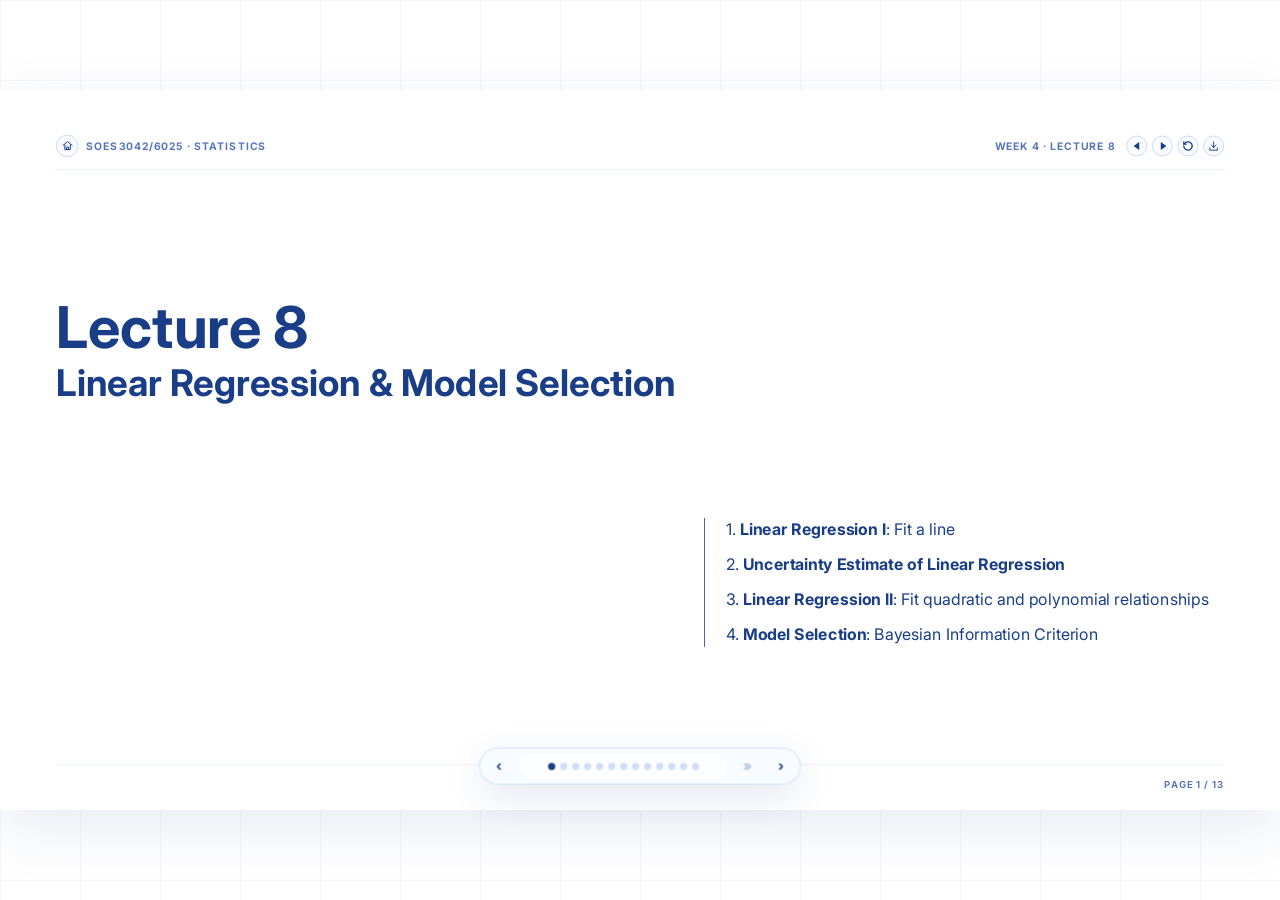
<file: lectures/week3-l8.html>
<!doctype html>
<html lang="en">
  <head>
    <meta charset="UTF-8">
    <meta name="viewport" content="width=device-width, initial-scale=1.0">
    <title>L8 Regression</title>
    <link rel="preconnect" href="https://fonts.googleapis.com">
    <link rel="preconnect" href="https://fonts.gstatic.com" crossorigin>
    <link href="https://fonts.googleapis.com/css2?family=Inter:wght@400;520;650;720;820&display=swap" rel="stylesheet">
    <link href="https://fonts.cdnfonts.com/css/intel-one-mono" rel="stylesheet">
    <link rel="stylesheet" href="../assets/css/course.css">
    <style>
      .title-lockup {
        width: 1400px;
      }

      .title-lockup h2 {
        font-size: 46px;
        white-space: nowrap;
      }

      .gmst-slide {
        display: grid;
        gap: 12px;
        align-self: start;
      }

      .gmst-chart {
        display: block;
        width: 700px;
        height: 570px;
        margin: 0 auto;
        overflow: visible;
      }

      .gmst-chart-wrap {
        position: relative;
        width: 700px;
        margin: 0 auto;
      }

      .gmst-source {
        position: absolute;
        right: -92px;
        bottom: 52px;
        color: var(--muted);
        font-size: 12px;
        font-weight: 650;
      }

      .gmst-source a {
        color: inherit;
        text-underline-offset: 3px;
      }

      .gmst-axis {
        stroke: rgba(25, 62, 135, 0.74);
        stroke-width: 1.5;
      }

      .gmst-gridline {
        stroke: rgba(25, 62, 135, 0.15);
        stroke-width: 1;
      }

      .gmst-line {
        fill: none;
        stroke: #0a6ecb;
        stroke-width: 2.7;
      }

      .gmst-label,
      .gmst-tick,
      .gmst-chart-title {
        fill: var(--site-blue-dark);
        font-family: var(--font-body);
        text-anchor: middle;
      }

      .gmst-tick err-training {
        color: #2f82e8;
      }
      
      .gmst-tick err-testing {
        color: #e75480;
      }
      .gmst-chart-title {
        font-size: 23px;
        font-weight: 820;
      }

      .gmst-label {
        font-size: 17px;
        font-weight: 760;
      }

      .gmst-tick {
        font-size: 20px;
        font-weight: 650;
      }

      .gmst-hit-area {
        fill: transparent;
        cursor: crosshair;
      }

      .gmst-hover-line {
        stroke: #cb0a2a;
        stroke-width: 1.5;
        stroke-dasharray: 5 5;
        pointer-events: none;
      }

      .gmst-hover-dot {
        fill: #cb0a2a;
        stroke: #ffffff;
        stroke-width: 2.4;
        pointer-events: none;
      }

      .gmst-tooltip {
        pointer-events: none;
      }

      .gmst-tooltip rect {
        fill: rgba(255, 255, 255, 0.97);
        stroke: rgba(25, 62, 135, 0.28);
        stroke-width: 1.2;
        filter: drop-shadow(0 8px 14px rgba(25, 62, 135, 0.16));
      }

      .gmst-tooltip text {
        fill: var(--site-blue-dark);
        font-family: var(--font-body);
        font-size: 15px;
        font-weight: 760;
      }

      .gmst-question {
        margin: 0 0;
        color: #cb0a2a;
        font-size: 22px;
        font-weight: 760;
        text-align: center;
        transform: translate(20px, -30px);
      }

      .regression-intro {
        display: grid;
        gap: 54px;
        align-self: start;
        padding-top: 54px;
      }

      .regression-definition {
        margin: 0;
        color: var(--body);
        font-size: 27px;
        line-height: 1.4;
        text-align: center;
      }

      .regression-definition .function {
        color: #ef2b16;
        font-weight: 820;
      }

      .regression-definition .predicted {
        color: #3596ef;
        font-weight: 820;
      }

      .regression-definition .best {
        color: #14a600;
        font-weight: 820;
      }

      .regression-equation {
        margin: 0;
        color: #111111;
        font-size: 40px;
        font-weight: 820;
        text-align: center;
      }

      .regression-equation .predicted {
        color: #3596ef;
      }

      .regression-equation .function {
        color: #ef2b16;
      }

      .regression-equation .error {
        color: #14a600;
      }

      .regression-steps {
        display: flex;
        align-items: center;
        justify-content: center;
        gap: 20px;
        margin-top: 2px;
        transform: translateY(80px);
      }

      .regression-step {
        position: relative;
        display: grid;
        width: 300px;
        min-height: 112px;
        place-items: center;
        padding: 18px 20px;
        color: #ffffff;
        text-align: center;
      }

      .regression-step-number {
        position: absolute;
        left: 0;
        top: -58px;
        font-size: 62px;
        font-weight: 820;
        line-height: 1;
      }

      .regression-step-text {
        font-size: 30px;
        font-weight: 820;
        line-height: 1.18;
      }

      .regression-step-one {
        background: #ef2b16;
      }

      .regression-step-one .regression-step-number {
        color: #ef2b16;
      }

      .regression-step-two {
        background: #3596ef;
      }

      .regression-step-two .regression-step-number {
        color: #3596ef;
      }

      .regression-step-three {
        background: #14a600;
      }

      .regression-step-three .regression-step-number {
        color: #14a600;
      }

      .regression-step-arrow {
        width: 82px;
        height: 46px;
        color: #d6d6d6;
      }

      .regression-step-group {
        display: flex;
        align-items: center;
        gap: 20px;
      }

      .regression-step-arrow path {
        fill: currentColor;
      }

      .linear-form-slide {
        --linear-form-left-x: 0px;
        --linear-form-left-y: 0px;
        display: grid;
        grid-template-columns: 760px minmax(0, 1fr);
        gap: 10px;
        align-self: start;
      }

      .linear-form-left {
        display: grid;
        grid-template-rows: 82px 460px auto;
        justify-items: center;
        gap: 10px;
        transform: translate(var(--linear-form-left-x), var(--linear-form-left-y));
      }

      .linear-form-heading {
        display: grid;
        width: 100%;
        height: 82px;
        align-content: start;
        justify-items: center;
        gap: 10px;
        overflow: hidden;
      }

      .linear-form-intro {
        margin: 0;
        color: var(--site-blue-dark);
        font-size: 26px;
        font-weight: 760;
      }

      .linear-loss-left-intro {
        display: none;
        margin: 0;
        color: var(--site-blue-dark);
        font-size: 26px;
        font-weight: 760;
      }

      .linear-form-page:not([data-step="0"]) .linear-form-intro,
      .linear-form-page:not([data-step="0"]) .linear-form-equation {
        display: none;
      }

      .linear-form-page:not([data-step="0"]) .linear-loss-left-intro {
        display: block;
      }

      .linear-form-equation {
        margin: 0;
        color: #111111;
        font-size: 32px;
        font-weight: 820;
      }

      .linear-form-equation .alpha {
        color: #c61953;
      }

      .linear-form-equation .mu {
        color: #3596ef;
      }

      .linear-form-chart {
        display: block;
        width: 700px;
        height: 460px;
        overflow: visible;
        transform: translate(-30px, -30px);
      }

      .linear-form-fit {
        fill: none;
        stroke: #c61953;
        stroke-width: 6;
      }

      .linear-form-residual {
        stroke: #c61953;
        stroke-linecap: round;
        pointer-events: none;
      }

      .linear-form-controls {
        display: grid;
        grid-template-columns: repeat(2, 260px);
        gap: 34px;
        margin-top: -8px;
        transform: translate(-10px, -30px);
      }

      .linear-form-control {
        display: grid;
        gap: 7px;
      }

      .linear-form-control label {
        color: var(--site-blue-dark);
        font-size: 17px;
        font-weight: 760;
        text-align: center;
      }

      .linear-form-control input {
        width: 100%;
        accent-color: #0a6ecb;
        cursor: grab;
      }

      .linear-form-control output {
        color: #1631a9;
        font-family: var(--font-code);
        font-size: 16px;
        font-weight: 720;
        text-align: center;
      }

      .linear-form-note {
        margin: 0;
        color: var(--muted);
        font-size: 13px;
        font-weight: 650;
      }

      .linear-form-title-loss,
      .linear-form-title-optimization {
        display: none;
      }

      .linear-form-page:not([data-step="0"]) .linear-form-title-choice {
        display: none;
      }

      .linear-form-page[data-step="1"] .linear-form-title-loss {
        display: inline;
      }

      .linear-form-page[data-step="2"] .linear-form-title-optimization,
      .linear-form-page[data-step="3"] .linear-form-title-optimization {
        display: inline;
      }

      .linear-form-title-detail {
        font-size: 30px;
        font-weight: 650;
      }

      .linear-loss-panel {
        align-self: start;
        margin-top:-0px;
        opacity: 0;
        transform: translateY(-12px);
        transition: opacity 260ms ease, transform 260ms ease;
      }

      .linear-loss-panel.visible {
        opacity: 1;
        transform: translateY(0);
      }

      .linear-loss-box {
        padding: 12px 36px;
        border: 3px solid #1b48a2;
        width: max-content;
      }

      .linear-loss-formula {
        display: flex;
        align-items: center;
        gap: 18px;
        margin: 0;
        color: #111111;
        font-family: Georgia, serif;
        font-size: 31px;
        font-weight: 650;
      }

      .linear-loss-formula strong {
        color: #1321a5;
        font-family: var(--font-body);
        font-size: 31px;
        font-weight: 820;
      }

      .linear-loss-sum {
        position: relative;
        display: inline-block;
        width: 54px;
        height: 76px;
        flex: 0 0 54px;
        font-size: 53px;
        line-height: 1;
        vertical-align: middle;
      }

      .linear-loss-sum span {
        position: absolute;
        left: 50%;
        transform: translateX(-50%);
        font-size: 15px;
        line-height: 1;
        white-space: nowrap;
      }

      .linear-loss-sum .upper {
        top: -3px;
      }

      .linear-loss-sum .symbol {
        top: 8px;
        font-size: 53px;
        line-height: 1;
      }

      .linear-loss-sum .lower {
        bottom: -4px;
      }

      .linear-loss-fraction {
        display: inline-grid;
        grid-template-rows: auto auto;
        align-items: center;
        justify-items: center;
        min-width: 28px;
        line-height: 1;
      }

      .linear-loss-fraction span:first-child {
        width: 100%;
        padding: 0 5px 4px;
        border-bottom: 1.6px solid currentColor;
        text-align: center;
      }

      .linear-loss-fraction span:last-child {
        padding-top: 4px;
      }

      .linear-loss-note {
        margin: 24px 0 0;
        color: #1925a3;
        font-size: 21px;
        font-weight: 100;
        line-height: 1.4;
      }

      .linear-loss-reading {
        --linear-loss-reading-x:-20px;
        --linear-loss-reading-y: 0px;
        margin: 18px 0 0;
        color: var(--site-blue-dark);
        font-size: 15px;
        font-weight: 100;
        line-height: 1.35;
        text-align: right;
        transform: translate(var(--linear-loss-reading-x), var(--linear-loss-reading-y));
      }

      .linear-loss-reading a {
        color: #e75480;
        font-weight: 120;
        text-decoration: underline;
        text-underline-offset: 5px;
      }

      .linear-form-right {
        display: grid;
        align-content: start;
        gap: 18px;
      }

      .linear-optimization-panel {
        /* Position handles: positive X moves right; positive Y moves down. */
        --linear-optimization-panel-x: -180px;
        --linear-optimization-panel-y: -10px;
        --linear-loss-landscape-x: -25px;
        --linear-loss-landscape-y: 0px;
        --linear-extension-links-x: 560px;
        --linear-extension-links-y: 192px;
        position: relative;
        display: grid;
        justify-items: center;
        gap: 7px;
        margin-top: -4px;
        transform: translate(var(--linear-optimization-panel-x), var(--linear-optimization-panel-y));
      }

      .linear-optimization-panel.fragment,
      .linear-optimization-panel.fragment.visible {
        transform: translate(var(--linear-optimization-panel-x), var(--linear-optimization-panel-y));
      }

      .linear-extension-links {
        position: absolute;
        z-index: 20;
        top: 0;
        left: 0;
        width: 280px;
        transform: translate(var(--linear-extension-links-x), var(--linear-extension-links-y));
        color: var(--site-blue-dark);
        font-size: 15px;
        font-weight: 100;
        line-height: 1.35;
        text-align: right;
        opacity: 0;
        pointer-events: none;
        transition: opacity 240ms ease;
      }

      .linear-extension-links p {
        margin: 0 0 12px;
      }

      .linear-extension-links a {
        color: #e75480;
        font-weight: 120;
        text-decoration: underline;
        text-underline-offset: 5px;
        pointer-events: auto;
      }

      .linear-extension-links a + a {
        margin-left: 10px;
      }

      .linear-form-page[data-step="3"] .linear-extension-links {
        opacity: 1;
        pointer-events: auto;
      }

      .linear-optimization-title {
        margin: 0;
        color: var(--site-blue-dark);
        font-size: 18px;
        font-weight: 820;
      }

      .linear-loss-landscape {
        display: block;
        width: 430px;
        height: 330px;
        transform: translate(var(--linear-loss-landscape-x), var(--linear-loss-landscape-y));
      }

      .linear-landscape-axis {
        stroke: rgba(25, 62, 135, 0.82);
        stroke-width: 1.3;
      }

      .linear-landscape-grid {
        stroke: rgba(25, 62, 135, 0.18);
        stroke-width: 0.8;
      }

      .linear-landscape-label,
      .linear-landscape-tick {
        fill: var(--site-blue-dark);
        font-family: var(--font-body);
        text-anchor: middle;
      }

      .linear-landscape-label {
        font-size: 15px;
        font-weight: 760;
      }

      .linear-landscape-tick {
        font-size: 12px;
        font-weight: 650;
      }

      .linear-landscape-path {
        fill: none;
        stroke-width: 3.2;
        stroke-linecap: round;
        stroke-linejoin: round;
      }

      .linear-form-page[data-step="3"] .linear-landscape-path {
        opacity: 0;
      }

      .linear-landscape-point {
        stroke: #ffffff;
        stroke-width: 2;
      }

      .linear-landscape-heatmap {
        opacity: 0;
        transition: opacity 260ms ease;
      }

      .linear-landscape-heatmap.visible {
        opacity: 1;
      }

      .linear-landscape-star {
        fill: #9f0c0c;
        stroke: #ff00a2;
        stroke-width: 1.2;
        font-family: Georgia, serif;
        font-size: 27px;
        font-weight: 820;
        text-anchor: middle;
        dominant-baseline: central;
        opacity: 0;
        transition: opacity 260ms ease;
      }

      .linear-landscape-star.visible {
        opacity: 1;
      }

      .linear-landscape-board {
        fill: #ffffff;
        stroke: rgba(25, 62, 135, 0.34);
        stroke-width: 1;
      }

      .linear-landscape-legend-label {
        fill: var(--site-blue-dark);
        font-family: var(--font-body);
        font-size: 15px;
        font-weight: 650;
      }

      .linear-landscape-reset {
        padding: 7px 14px;
        border: 1px solid var(--line-strong);
        border-radius: 999px;
        background: #ffffff;
        color: var(--site-blue-dark);
        font-family: var(--font-body);
        font-size: 14px;
        font-weight: 720;
        cursor: pointer;
      }

      .linear-landscape-reset:hover {
        background: var(--site-blue-pale);
      }

      .python-implementation {
        display: grid;
        grid-template-columns: 760px 600px;
        gap: 70px;
        align-items: center;
        padding-top: 18px;
        transform: translateY(-30px);
      }

      .python-implementation-page .content-layout {
        position: relative;
      }

      .linear-regression-math-link {
        --linear-regression-math-link-x: 50px;
        --linear-regression-math-link-y: -70px;
        position: absolute;
        z-index: 20;
        pointer-events: auto;
        top: 104px;
        right: 92px;
        width: 460px;
        transform: translate(var(--linear-regression-math-link-x), var(--linear-regression-math-link-y));
        color: var(--site-blue-dark);
        font-size: 18px;
        font-weight: 100;
        line-height: 1.3;
        text-align: right;
      }

      .linear-regression-math-link a {
        color: #e75480;
        font-weight: 120;
        text-decoration: underline;
        text-underline-offset: 5px;
        pointer-events: auto;
      }

      .python-design {
        display: grid;
        justify-items: center;
        gap: 24px;
        order: 2;
      }

      .python-design-equation {
        margin: 0;
        color: #111111;
        font-size: 32px;
        font-weight: 820;
      }

      .python-matrix-expression {
        display: flex;
        align-items: center;
        justify-content: center;
        gap: 20px;
        width: 590px;
        min-height: 280px;
        padding: 24px 20px;
        background: #eef7ff;
      }

      .python-matrix {
        display: grid;
        gap: 3px;
      }

      .python-matrix-two {
        grid-template-columns: repeat(2, 46px);
      }

      .python-matrix-one {
        grid-template-columns: 46px;
      }

      .python-matrix-cell {
        display: grid;
        width: 46px;
        height: 43px;
        place-items: center;
        background: #93a9cd;
        color: #ffffff;
        font-size: 18px;
        font-weight: 760;
      }

      .python-matrix-cell.constant {
        background: #5474b8;
      }

      .python-matrix-cell.parameter {
        background: #395695;
      }

      .python-matrix-symbol {
        color: #111111;
        font-size: 31px;
        font-weight: 820;
      }

      .python-matrix-block {
        display: grid;
        justify-items: center;
        gap: 8px;
      }

      .python-matrix-shape {
        color: var(--muted);
        font-family: var(--font-code);
        font-size: 14px;
        font-weight: 720;
      }

      .python-code-side {
        display: grid;
        gap: 16px;
        order: 1;
      }

      .python-workflow {
        display: flex;
        align-items: center;
        justify-content: center;
        gap: 9px;
      }

      .python-workflow-step {
        position: relative;
        display: grid;
        width: 174px;
        min-height: 58px;
        place-items: center;
        padding: 8px 10px;
        color: #ffffff;
        font-size: 15px;
        font-weight: 820;
        line-height: 1.08;
        text-align: center;
      }

      .python-workflow-step strong {
        position: absolute;
        left: 0;
        top: -55px;
        font-size: 62px;
        line-height: 1;
      }

      .python-workflow-one {
        background: #ef2b16;
      }

      .python-workflow-one strong {
        color: #ef2b16;
      }

      .python-workflow-two {
        background: #3596ef;
      }

      .python-workflow-two strong {
        color: #3596ef;
      }

      .python-workflow-three {
        background: #14a600;
      }

      .python-workflow-three strong {
        color: #14a600;
      }

      .python-workflow-arrow {
        width: 54px;
        height: 32px;
        fill: #d6d6d6;
      }

      .python-code-panel {
        display: grid;
        gap: 14px;
        padding: 20px 22px;
        border: 2px solid var(--site-blue-dark);
        background: var(--paper);
      }

      .python-code-row {
        margin: 0;
        color: var(--site-blue-dark);
        font-family: var(--font-code);
        font-size: 19px;
        font-weight: 650;
        line-height: 1.45;
        white-space: nowrap;
      }

      .python-code-row a {
        color: #e75480;
        text-underline-offset: 3px;
      }

      .python-code-row.step-one code,
      .python-code-row.step-two code,
      .python-code-row.step-three code {
        display: inline-block;
        padding-bottom: 3px;
      }

      .python-code-row.step-one code {
        border-bottom: 5px solid #ef2b16;
      }

      .python-code-row.step-two code {
        border-bottom: 5px solid #3596ef;
      }

      .python-code-row.step-three code {
        border-bottom: 5px solid #14a600;
      }

      .python-code-comment {
        color: var(--muted);
        font-size: 15px;
        font-weight: 520;
      }

      .python-matrix-review {
        color: #e75480;
        font-size: 17px;
        font-weight: 760;
        text-underline-offset: 4px;
      }

      .ols-summary-slide {
        display: grid;
        gap: 18px;
        align-self: start;
        transform: translateY(-10px);
      }

      .ols-summary-top {
        display: grid;
        gap: 30px;
        align-items: center;
        transform: translateY(30px);
      }

      .ols-summary-call {
        display: inline-block;
        justify-self: start;
        padding: 12px 18px 12px 16px;
        border: 2px solid var(--site-blue-dark);
        color: var(--site-blue-dark);
        font-family: var(--font-code);
        font-size: 20px;
        font-weight: 720;
        color: #b22a90;
      }

      .ols-summary-focus {
        display: grid;
        grid-template-columns: repeat(3, minmax(0, 1fr));
        gap: 18px;
      }

      .ols-summary-focus article {
        min-height: 86px;
        padding: 12px 14px;
        border: 1px solid var(--line-strong);
        background: var(--paper-soft);
      }

      .ols-summary-focus h3 {
        margin: 0 0 5px;
        color: #e75480;
        font-family: var(--font-code);
        font-size: 20px;
      }

      .ols-summary-focus p {
        margin: 0;
        color: var(--body);
        font-size: 20px;
        font-weight: 650;
        line-height: 1.35;
      }

      .variance-decomposition {
        display: grid;
        grid-template-columns: 1fr 38px 1fr 38px 1fr;
        gap: 8px;
        align-items: center;
        transform: translateY(70px);
      }

      .variance-chart {
        display: block;
        width: 410px;
        height: 235px;
      }

      .variance-symbol {
        color: #111111;
        font-size: 34px;
        font-weight: 820;
        text-align: center;
      }

      .variance-chart-title,
      .variance-chart-label,
      .variance-chart-tick {
        fill: var(--site-blue-dark);
        font-family: var(--font-body);
        text-anchor: middle;
      }

      .variance-chart-title {
        font-size: 20px;
        font-weight: 820;
        transform: translateX(20px);
      }

      .variance-chart-label {
        font-size: 13px;
        font-weight: 760;
      }

      .variance-chart-tick {
        font-size: 11px;
        font-weight: 650;
      }

      .variance-chart-axis {
        stroke: rgba(25, 62, 135, 0.72);
        stroke-width: 1.1;
      }

      .variance-chart-grid {
        stroke: rgba(25, 62, 135, 0.15);
        stroke-width: 0.8;
      }

      .variance-chart-line {
        fill: none;
        stroke: #111111;
        stroke-width: 1.8;
      }

      .variance-decomposition-labels {
        display: grid;
        grid-template-columns: repeat(3, 1fr);
        gap: 62px;
        margin: -5px 5px 0;
        transform: translateY(80px);
      }

      .variance-decomposition-labels strong {
        color: var(--site-blue);
        font-size: 20px;
        text-align: center;
      }

      .ols-summary-bottom {
        display: grid;
        grid-template-columns: 500px 400px minmax(0, 1fr);
        gap: 100px;
        align-items: center;
        transform: translateY(100px);
      }

      .ols-fraction-formula {
        display: flex;
        align-items: center;
        gap: 13px;
        color: #253995;
        font-size: 20px;
        font-weight: 820;
        white-space: nowrap;
      }

      .ols-fraction {
        display: inline-grid;
        grid-template-rows: auto auto;
        text-align: center;
      }

      .ols-fraction span:first-child {
        padding: 0 10px 4px;
        border-bottom: 1.5px solid currentColor;
      }

      .ols-fraction span:last-child {
        padding: 4px 10px 0;
      }

      .ols-hypothesis {
        margin: 0;
        color: #cb0a61;
        font-size: 20px;
        font-weight: 720;
        line-height: 1.4;
      }

      .ols-summary-reading {
        margin: 0;
        color: var(--muted);
        font-size: 14px;
        font-weight: 650;
        text-align: right;
      }

      .ols-summary-reading a {
        color: #e75480;
        text-underline-offset: 3px;
      }

      .summary-output-slide {
        display: grid;
        grid-template-columns: 865px minmax(0, 1fr);
        gap: 36px;
        align-items: start;
        transform: translateY(-8px);
      }

      .summary-output-wrap {
        position: relative;
        width: 865px;
        padding: 12px 14px;
        background: #ffffff;
      }

      .summary-output {
        margin: 0;
        color: #111111;
        font-family: var(--font-code);
        font-size: 18px;
        font-weight: 520;
        line-height: 1.18;
        white-space: pre;
      }

      .summary-highlight {
        position: absolute;
        left: 8px;
        right: 8px;
        border: 3px solid;
        border-radius: 5px;
        opacity: 0;
        pointer-events: none;
        transition: opacity 240ms ease;
      }

      .summary-output-page:not([data-step="0"]) .summary-highlight-overall {
        opacity: 1;
      }

      .summary-output-page:not([data-step="0"]):not([data-step="1"]) .summary-highlight-coefficients {
        opacity: 1;
      }

      .summary-highlight-overall {
        top: 58px;
        left: 20px;
        width: 890px;
        height: 220px;
        border-color: #3596ef;
      }

      .summary-highlight-coefficients {
        top: 282px;
        left: 20px;
        width: 890px;
        height: 100px;
        border-color: #14a600;;
      }

      .summary-output-notes {
        position: relative;
        min-height: 480px;
      }

      .summary-output-card {
        position: absolute;
        left: 0;
        right: 0;
        padding: 13px 15px;
        border-left: 5px solid;
        background: var(--paper-soft);
        opacity: 0;
        transform: translateY(8px);
        transition: opacity 240ms ease, transform 240ms ease;
      }

      .summary-output-card.visible {
        opacity: 1;
        transform: translateY(0);
      }

      .summary-output-card h3 {
        margin: 0 0 6px;
        color: var(--site-blue-dark);
        font-size: 19px;
      }

      .summary-output-card p {
        margin: 0;
        color: var(--body);
        font-size: 15px;
        font-weight: 650;
        line-height: 1.42;
      }

      .summary-output-card code {
        color: #e75480;
        font-family: var(--font-code);
        font-weight: 720;
      }

      .summary-output-card a {
        color: #e75480;
        text-underline-offset: 3px;
      }

      .summary-output-overall {
        top: 101px;
        left: 20px;
        border-color: #3596ef;
      }

      .summary-output-coefficients {
        top: 284px;
        left: 20px;
        border-color: #14a600;
      }

      .summary-output-reading {
        margin: 4px 0 0;
        color: var(--muted);
        font-size: 14px;
        font-weight: 650;
        line-height: 1.45;
      }

      .summary-output-reading a {
        color: #e75480;
        text-underline-offset: 3px;
      }

      .diagnostics-slide {
        display: grid;
        grid-template-columns: 865px minmax(0, 1fr);
        gap: 34px;
        align-items: start;
        transform: translateY(-8px);
      }

      .diagnostics-output-wrap {
        position: relative;
        width: 865px;
        padding: 12px 14px;
        background: #ffffff;
      }

      .diagnostics-output {
        margin: 0;
        color: #111111;
        font-family: var(--font-code);
        font-size: 18px;
        font-weight: 520;
        line-height: 1.18;
        white-space: pre;
      }

      .diagnostics-highlight {
        position: absolute;
        top: 390px;
        left: 20px;
        width: 890px;
        height: 96px;
        border: 3px solid #d32410;
        border-radius: 5px;
        pointer-events: none;
      }

      .diagnostics-assumption {
        margin: 0 0 12px;
        padding: 12px 15px;
        color: var(--body);
        background: #fff2f5;
        border-left: 5px solid #ef2b16;
        font-size: 25px;
        font-weight: 680;
        line-height: 1.38;
      }

      .diagnostics-assumption strong {
        color: #cb0a61;
      }

      .diagnostics-reading-grid {
        display: grid;
        grid-template-columns: 1fr 1fr;
        gap: 10px;
      }

      .diagnostics-reading-card {
        padding: 10px 12px;
        background: var(--paper-soft);
        border-left: 4px solid #1637ef;
      }

      .diagnostics-reading-card h3 {
        margin: 0 0 4px;
        color: var(--site-blue-dark);
        font-family: var(--font-code);
        font-size: 16px;
      }

      .diagnostics-reading-card p {
        margin: 0;
        color: var(--body);
        font-size: 14px;
        font-weight: 620;
        line-height: 1.36;
      }

      .diagnostics-reading-card strong {
        color: #cb0a61;
      }

      .polynomial-slide {
        --polynomial-left-x: 0px;
        --polynomial-left-y: 0px;
        display: grid;
        grid-template-columns: 760px minmax(0, 1fr);
        gap: 10px;
        align-self: start;
      }

      .polynomial-left {
        display: grid;
        grid-template-rows: 82px 460px auto;
        justify-items: center;
        gap: 10px;
        transform: translate(var(--polynomial-left-x), var(--polynomial-left-y));
      }

      .polynomial-heading {
        display: grid;
        width: 100%;
        height: 82px;
        align-content: start;
        justify-items: center;
        gap: 10px;
        overflow: hidden;
      }

      .polynomial-equation {
        margin: 0;
        color: #111111;
        font-size: 30px;
        font-weight: 820;
        text-align: center;
      }

      .polynomial-equation .polynomial-order {
        color: #cb0a61;
      }

      .polynomial-explanation {
        margin: 0;
        color: var(--site-blue-dark);
        font-size: 19px;
        font-weight: 680;
        text-align: center;
      }

      .polynomial-chart {
        display: block;
        width: 700px;
        height: 460px;
        overflow: visible;
        transform: translate(-30px, -30px);
      }

      .polynomial-observed {
        fill: none;
        stroke: #72afe0;
        stroke-width: 2.4;
      }

      .polynomial-fit {
        fill: none;
        stroke: #cb0a61;
        stroke-width: 5;
      }

      .polynomial-controls {
        display: grid;
        width: 554px;
        grid-template-columns: 1fr;
        justify-items: stretch;
        gap: 5px;
        margin-top: -8px;
        transform: translate(-10px, -30px);
      }

      .polynomial-controls label {
        color: var(--site-blue-dark);
        font-size: 19px;
        font-weight: 760;
        text-align: center;
      }

      .polynomial-controls input {
        width: 100%;
        accent-color: #cb0a61;
      }

      .polynomial-control-values {
        display: flex;
        justify-content: space-between;
        color: #cb0a61;
        font-family: var(--font-code);
        font-size: 16px;
        font-weight: 720;
      }

      .polynomial-right {
        display: grid;
        align-content: start;
        justify-items: center;
        gap: 16px;
        transform: translate(20px, 6px);
      }

      .polynomial-matrix-expression {
        display: flex;
        align-items: center;
        justify-content: center;
        gap: 16px;
        width: 700px;
        min-height: 320px;
        padding: 20px 16px;
        background: #eef7ff;
      }

      .polynomial-matrix {
        display: grid;
        gap: 3px;
      }

      .polynomial-matrix-one {
        grid-template-columns: 46px;
      }

      .polynomial-matrix-design {
        grid-template-columns: repeat(5, 46px);
      }

      .polynomial-matrix-cell {
        display: grid;
        width: 46px;
        height: 43px;
        place-items: center;
        background: #93a9cd;
        color: #ffffff;
        font-size: 18px;
        font-weight: 760;
      }

      .polynomial-matrix-cell.constant {
        background: #5474b8;
      }

      .polynomial-matrix-cell.parameter {
        background: #395695;
      }

      .polynomial-matrix-symbol {
        color: #111111;
        font-size: 31px;
        font-weight: 820;
      }

      .polynomial-matrix-block {
        display: grid;
        justify-items: center;
        gap: 7px;
      }

      .polynomial-matrix-shape {
        color: var(--muted);
        font-family: var(--font-code);
        font-size: 14px;
        font-weight: 720;
      }

      .polynomial-code-panel {
        display: grid;
        width: 700px;
        gap: 8px;
        padding: 20px 22px;
        border: 2px solid var(--site-blue-dark);
        background: var(--paper);
      }

      .polynomial-code-row {
        margin: 0;
        color: var(--site-blue-dark);
        font-family: var(--font-code);
        font-size: 19px;
        font-weight: 650;
        line-height: 1.45;
        white-space: nowrap;
      }

      .polynomial-code-row a {
        color: inherit;
        text-underline-offset: 3px;
      }

      .residual-order-slide {
        display: grid;
        grid-template-columns: 780px minmax(0, 1fr);
        gap: 72px;
        align-items: center;
        padding-top: 38px;
      }

      .residual-order-chart {
        display: block;
        width: 780px;
        height: 560px;
        overflow: visible;
      }

      .residual-order-line {
        fill: none;
        stroke: #0a6ecb;
        stroke-width: 4;
      }

      .residual-order-point {
        fill: #0a6ecb;
        stroke: #ffffff;
        stroke-width: 1.8;
      }

      .residual-order-hit {
        fill: transparent;
        cursor: crosshair;
      }

      .residual-order-hover-line {
        stroke: #cb0a2a;
        stroke-width: 1.5;
        stroke-dasharray: 5 5;
        pointer-events: none;
      }

      .residual-order-hover-dot {
        fill: #cb0a2a;
        stroke: #ffffff;
        stroke-width: 2.4;
        pointer-events: none;
      }

      .residual-order-tooltip {
        pointer-events: none;
      }

      .residual-order-tooltip rect {
        fill: rgba(255, 255, 255, 0.98);
        stroke: rgba(25, 62, 135, 0.3);
        stroke-width: 1.2;
        filter: drop-shadow(0 8px 14px rgba(25, 62, 135, 0.16));
      }

      .residual-order-tooltip text {
        fill: var(--site-blue-dark);
        font-family: var(--font-body);
        font-size: 15px;
        font-weight: 760;
      }

      .residual-order-question {
        margin: 0;
        color: var(--body);
        font-size: 29px;
        font-weight: 520;
        line-height: 1.35;
        text-align: center;
      }

      .residual-order-question .lower {
        color: #3596ef;
        font-weight: 820;
      }

      .residual-order-question .better {
        display: block;
        margin-top: 8px;
        color: #b32b1c;
        font-size: 53px;
        font-weight: 820;
        line-height: 1;
      }

      .prediction-purpose {
        display: grid;
        min-height: 610px;
        place-items: center;
        padding-bottom: 54px;
      }

      .prediction-purpose p {
        margin: 0;
        color: #ca2d1c;
        font-size: 57px;
        font-weight: 820;
        line-height: 1.34;
        text-align: center;
      }

      .prediction-error-slide {
        --prediction-left-x: 0px;
        --prediction-left-y: 0px;
        display: grid;
        grid-template-columns: 760px minmax(0, 1fr);
        gap: 10px;
        align-self: start;
      }

      .prediction-error-left {
        display: grid;
        grid-template-rows: 82px 460px auto;
        justify-items: center;
        gap: 10px;
        transform: translate(var(--prediction-left-x), var(--prediction-left-y));
      }

      .prediction-error-heading {
        display: grid;
        width: 100%;
        height: 82px;
        align-content: start;
        justify-items: center;
        gap: 5px;
        overflow: hidden;
      }

      .prediction-error-heading p {
        margin: 0;
        color: var(--site-blue-dark);
        font-size: 21px;
        font-weight: 720;
        line-height: 1.35;
        text-align: center;
      }

      .prediction-error-chart {
        display: block;
        width: 700px;
        height: 460px;
        overflow: visible;
        transform: translate(-30px, -30px);
      }

      .prediction-error-test-area {
        fill: rgba(84, 116, 184, 0.14);
        cursor: grab;
      }

      .prediction-error-test-area.dragging {
        cursor: grabbing;
      }

      .prediction-error-drag-area {
        fill: transparent;
        cursor: grab;
      }

      .prediction-error-drag-area.dragging {
        cursor: grabbing;
      }

      .prediction-error-split-handle {
        stroke: #5474b8;
        stroke-width: 3;
        stroke-dasharray: 7 5;
        pointer-events: none;
      }

      .prediction-error-split-label {
        fill: var(--site-blue-dark);
        font-family: var(--font-body);
        font-size: 15px;
        font-weight: 760;
        pointer-events: none;
      }

      .prediction-error-observed {
        fill: none;
        stroke: #72afe0;
        stroke-width: 2.4;
      }

      .prediction-error-training-fit {
        fill: none;
        stroke: #0a6ecb;
        stroke-width: 5;
      }

      .prediction-error-testing-fit {
        fill: none;
        stroke: #ef2b16;
        stroke-width: 5;
      }

      .prediction-error-controls {
        display: grid;
        width: 554px;
        gap: 5px;
        margin-top: -8px;
        transform: translate(-10px, -30px);
      }

      .prediction-error-controls label {
        color: var(--site-blue-dark);
        font-size: 19px;
        font-weight: 760;
        text-align: center;
      }

      .prediction-error-controls input {
        width: 100%;
        accent-color: #cb0a61;
      }

      .prediction-error-control-values {
        display: flex;
        justify-content: space-between;
        color: #cb0a61;
        font-family: var(--font-code);
        font-size: 16px;
        font-weight: 720;
      }

      .prediction-error-right {
        display: grid;
        align-content: start;
        justify-items: center;
        gap: 8px;
        transform: translate(-16px, 24px);
      }

      .prediction-error-summary-chart {
        --training-error-color: #0a6ecb;
        --prediction-error-color: #ef2b16;
        --training-error-label-size: 24px;
        --prediction-error-label-size: 24px;
        display: block;
        width: 700px;
        height: 430px;
        overflow: visible;
      }

      .prediction-error-summary-training {
        fill: none;
        stroke: var(--training-error-color);
        stroke-width: 4;
      }

      .prediction-error-summary-testing {
        fill: none;
        stroke: var(--prediction-error-color);
        stroke-width: 4;
      }

      .prediction-error-summary-point-training {
        fill: var(--training-error-color);
        stroke: #ffffff;
        stroke-width: 1.6;
      }

      .prediction-error-summary-point-testing {
        fill: var(--prediction-error-color);
        stroke: #ffffff;
        stroke-width: 1.6;
      }

      .prediction-error-summary-chart .err-training {
        fill: var(--training-error-color);
        font-size: var(--training-error-label-size);
      }

      .prediction-error-summary-chart .err-testing {
        fill: var(--prediction-error-color);
        font-size: var(--prediction-error-label-size);
      }

      .prediction-error-summary-minor-grid {
        stroke: rgba(25, 62, 135, 0.09);
        stroke-width: 0.8;
      }

      .prediction-error-summary-note {
        margin: -0px 0 0;
        color: var(--site-blue-dark);
        font-size: 19px;
        font-weight: 650;
        line-height: 1.45;
        text-align: center;
        width: 600px;
        transform: translate(20px, 20px);
      }

      .prediction-error-summary-note strong {
        color: #ef2b16;
        font-size: 23px;
      }

      .prediction-error-summary-note .danger {
        color: #1848b0;
        font-weight: 820;
        font-size: 23px;
      }

      .bic-slide {
        display: grid;
        grid-template-columns: 865px minmax(0, 1fr);
        gap: 34px;
        align-self: start;
        transform: translateY(-8px);
      }

      .bic-summary-highlight {
        position: absolute;
        top: 200px;
        left: 455px;
        width: 452px;
        height: 35px;
        border: 5px solid #e75480;
        border-radius: 5px;
        pointer-events: none;
      }

      .bic-right {
        display: grid;
        align-content: start;
        gap: 20px;
        transform: translate(-8px, 20px);
      }

      .bic-explanation {
        margin: 0;
        color: var(--body);
        font-size: 21px;
        font-weight: 620;
        line-height: 1.48;
        transform: translate(40px, 0);
        width: 550px;
      }

      .bic-explanation strong {
        color: #cb0a61;
      }

      .bic-chart {
        --bic-tick-size: 20px;
        --bic-axis-label-size: 20px;
        --bic-penalty-tick-size: 20px;
        --bic-penalty-label-size: 20px;
        --bic-legend-size: 20px;
        display: block;
        width: 500px;
        height: 390px;
        overflow: visible;
        transform: translate(70px, -110px);
      }

      .bic-loss-line {
        fill: none;
        stroke: #2356e8;
        stroke-width: 4;
      }

      .bic-penalty-line {
        fill: none;
        stroke: #ef2b16;
        stroke-width: 4;
      }

      .bic-total-line {
        fill: none;
        stroke: #193e87;
        stroke-width: 4;
      }

      .bic-total-point {
        fill: #193e87;
        stroke: #ffffff;
        stroke-width: 2;
      }

      .bic-loss-point {
        fill: #2356e8;
      }

      .bic-penalty-point {
        fill: #ef2b16;
      }

      .bic-penalty-axis {
        stroke: #ef2b16;
        stroke-width: 1.5;
      }

      .bic-penalty-tick,
      .bic-penalty-label {
        fill: #ef2b16;
        font-family: var(--font-body);
        font-weight: 720;
        text-anchor: middle;
      }

      .bic-penalty-tick {
        font-size: var(--bic-penalty-tick-size);
      }

      .bic-penalty-label {
        font-size: var(--bic-penalty-label-size);
      }

      .bic-legend {
        fill: var(--site-blue-dark);
        font-family: var(--font-body);
        font-size: var(--bic-legend-size);
        font-weight: 720;
      }

      .bic-chart .gmst-tick {
        font-size: var(--bic-tick-size);
      }

      .bic-chart .gmst-label {
        font-size: var(--bic-axis-label-size);
      }

    </style>
  </head>
  <body class="deck-page">
    <template id="deckHeaderTemplate">
      <span class="slide-section">
        <a class="deck-home" href="../index.html" aria-label="Back to course home">
          <svg viewBox="0 0 24 24" aria-hidden="true">
            <path d="M3 11.5L12 4l9 7.5"></path>
            <path d="M6.5 10.5V20h11v-9.5"></path>
            <path d="M10 20v-5h4v5"></path>
          </svg>
        </a>
        <span>SOES3042/6025 · Statistics</span>
      </span>
      <span class="slide-lecture-nav">
        <span>Week 4 · Lecture 8</span>
        <span class="lecture-jump" aria-label="Lecture navigation">
          <a class="lecture-jump-link lecture-jump-prev" href="week3-l7.html" aria-label="Previous lecture" title="Previous lecture"></a>
          <a class="lecture-jump-link lecture-jump-next" href="week3-l9.html" aria-label="Next lecture" title="Next lecture"></a>
          <a class="lecture-jump-link lecture-jump-home" href="week3-l8.html?slide=1" aria-label="Restart this lecture" title="Restart this lecture"></a>
        </span>
      </span>
    </template>

    <div class="deck-viewport">
      <main class="deck-stage" aria-live="polite">
        <section class="slide active">
          <header class="slide-kicker"></header>
          <div class="slide-body title-layout">
            <div class="title-lockup">
              <h1>Lecture 8</h1>
              <h2>Linear Regression &amp; Model Selection</h2>
            </div>
            <aside class="title-meta">
              <p>1. <b>Linear Regression I</b>: Fit a line</p>
              <p>2. <b>Uncertainty Estimate of Linear Regression</b></p>
              <p>3. <b>Linear Regression II</b>: Fit quadratic and polynomial relationships</p>
              <p>4. <b>Model Selection</b>: Bayesian Information Criterion</p>
            </aside>
          </div>
        </section>

        <section class="slide">
          <header class="slide-kicker"></header>
          <div class="slide-body content-layout">
            <h2 class="slide-title">Earth's Surface Temperature Has Been Increasing</h2>
            <div class="slide-content gmst-slide">
              <div class="gmst-chart-wrap">
                <svg class="gmst-chart" id="gmstTrendChart" viewBox="0 0 700 460" role="img" aria-label="Annual global mean surface temperature anomaly from 1850 to 2025"></svg>
                <small class="gmst-source">Data: <a href="http://dcent-i.github.io" target="_blank" rel="noopener">DCENT-I</a></small>
              </div>
              <p class="gmst-question">How fast is the Global Mean Surface Temperature (GMST) changing with time?</p>
            </div>
          </div>
        </section>

        <section class="slide">
          <header class="slide-kicker"></header>
          <div class="slide-body content-layout">
            <h2 class="slide-title">Regression to Find the Trend</h2>
            <div class="slide-content regression-intro">
              <p class="regression-definition">Find the <span class="function">function of predictors</span> that fits the <span class="predicted">predicted variable</span> the <span class="best">most</span>.</p>
              <p class="regression-equation"><span class="predicted">y</span> = <span class="function">F(x)</span> + <span class="error">ε</span></p>
              <div class="regression-steps">
                <div class="regression-step regression-step-one fragment">
                  <span class="regression-step-number">1</span>
                  <span class="regression-step-text">Choose a<br>functional form</span>
                </div>
                <div class="regression-step-group fragment">
                  <svg class="regression-step-arrow" viewBox="0 0 82 46" aria-hidden="true">
                    <path d="M0 11h54V0l28 23-28 23V35H0z"></path>
                  </svg>
                  <div class="regression-step regression-step-two">
                    <span class="regression-step-number">2</span>
                    <span class="regression-step-text">Define what<br>"fit" means</span>
                  </div>
                </div>
                <div class="regression-step-group fragment">
                  <svg class="regression-step-arrow" viewBox="0 0 82 46" aria-hidden="true">
                    <path d="M0 11h54V0l28 23-28 23V35H0z"></path>
                  </svg>
                  <div class="regression-step regression-step-three">
                    <span class="regression-step-number">3</span>
                    <span class="regression-step-text">Find the<br>"most"</span>
                  </div>
                </div>
              </div>
            </div>
          </div>
        </section>

        <section class="slide linear-form-page">
          <header class="slide-kicker"></header>
          <div class="slide-body content-layout">
            <h2 class="slide-title">
              <span class="linear-form-title-choice">1. Choose a Functional Form</span>
              <span class="linear-form-title-loss">2. Defining Loss</span>
              <span class="linear-form-title-optimization">3. Optimization by Minimising the Loss</span>
            </h2>
            <div class="slide-content linear-form-slide">
              <div class="linear-form-left">
                <div class="linear-form-heading">
                  <p class="linear-form-intro">The simplest choice is a linear relationship.</p>
                  <p class="linear-form-equation">T = <span class="alpha">α</span>t + <span class="mu">μ</span></p>
                  <p class="linear-loss-left-intro">Measure the misalignment between data and the line.</p>
                </div>
                <svg class="linear-form-chart" id="linearFormChart" viewBox="0 0 700 460" role="img" aria-label="Annual global mean surface temperature anomaly with an adjustable fitted line"></svg>
                <div class="linear-form-controls">
                  <div class="linear-form-control">
                    <label for="linearAlpha">Slope α</label>
                    <input id="linearAlpha" type="range" min="-1" max="2" step="0.01" value="0.9">
                    <output id="linearAlphaValue">α = 0.90 °C / century</output>
                  </div>
                  <div class="linear-form-control">
                    <label for="linearMu">Intercept μ</label>
                    <input id="linearMu" type="range" min="-1.5" max="0.5" step="0.01" value="-0.9">
                    <output id="linearMuValue">μ = -0.90 °C</output>
                  </div>
                </div>
              </div>
              <div class="linear-form-right">
                <aside class="linear-loss-panel fragment">
                  <div class="linear-loss-box">
                    <p class="linear-loss-formula">
                      <strong>MSE:</strong>
                      <span>L(α, μ) =</span>
                      <span class="linear-loss-fraction"><span>1</span><span>n</span></span>
                      <span class="linear-loss-sum"><span class="upper">n</span><span class="symbol">∑</span><span class="lower">i = 1</span></span>
                      <span>(T<sub>i</sub> − T̂<sub>i</sub>)²</span>
                    </p>
                  </div>
                  <p class="linear-loss-note">Mean Squared Error <strong>(MSE)</strong> measures the average squared <br> distance between the data and the regression line.</p>
                  <p class="linear-loss-reading">Want to know <a href="https://docs.h2o.ai/h2o/latest-stable/h2o-docs/data-science/algo-params/distribution.html" target="_blank" rel="noopener">other loss functions</a>?</p>
                </aside>
                <section class="linear-optimization-panel fragment">
                  <svg class="linear-loss-landscape" id="linearLossLandscape" viewBox="0 0 330 330" role="img" aria-label="Mean squared error landscape for slope and intercept"></svg>
                  <button class="linear-landscape-reset" id="linearLandscapeReset" type="button">Reset trajectory</button>
                  <div class="linear-extension-links">
                    <p>Want to know more about <a href="https://www.youtube.com/watch?v=IHZwWFHWa-w" target="_blank" rel="noopener">optimization</a>?</p>
                    <p>Want to add uncertainty estimates?<br>
                      <a href="https://www.youtube.com/watch?v=HZGCoVF3YvM" target="_blank" rel="noopener">Bayes Rule</a>
                      <a href="https://www.youtube.com/watch?v=nndtTssgtZE" target="_blank" rel="noopener">MCMC</a>
                    </p>
                  </div>
                </section>
                <span class="fragment" aria-hidden="true"></span>
              </div>
            </div>
          </div>
        </section>

        <section class="slide python-implementation-page">
          <header class="slide-kicker"></header>
          <div class="slide-body content-layout">
            <h2 class="slide-title">Python Implementation</h2>
            <p class="linear-regression-math-link">
              Interested in the <a href="https://eli.thegreenplace.net/2014/derivation-of-the-normal-equation-for-linear-regression?utm_source=chatgpt.com" target="_blank" rel="noopener">Math behind OLS</a>？<br>
            </p>
            <div class="slide-content python-implementation">
              <div class="python-design">
                <p class="python-design-equation">T = αt + μ</p>
                <div class="python-matrix-expression" aria-label="Linear regression design matrix">
                  <div class="python-matrix-block">
                    <div class="python-matrix python-matrix-one">
                      <span class="python-matrix-cell">T₁</span>
                      <span class="python-matrix-cell">T₂</span>
                      <span class="python-matrix-cell">T₃</span>
                      <span class="python-matrix-cell">⋮</span>
                      <span class="python-matrix-cell">Tₙ</span>
                    </div>
                    <span class="python-matrix-shape">(n × 1)</span>
                  </div>
                  <span class="python-matrix-symbol">=</span>
                  <div class="python-matrix-block">
                    <div class="python-matrix python-matrix-two">
                      <span class="python-matrix-cell">t₁</span><span class="python-matrix-cell constant">1</span>
                      <span class="python-matrix-cell">t₂</span><span class="python-matrix-cell constant">1</span>
                      <span class="python-matrix-cell">t₃</span><span class="python-matrix-cell constant">1</span>
                      <span class="python-matrix-cell">⋮</span><span class="python-matrix-cell constant">⋮</span>
                      <span class="python-matrix-cell">tₙ</span><span class="python-matrix-cell constant">1</span>
                    </div>
                    <span class="python-matrix-shape">(n × 2)</span>
                  </div>
                  <span class="python-matrix-symbol">×</span>
                  <div class="python-matrix-block">
                    <div class="python-matrix python-matrix-one">
                      <span class="python-matrix-cell parameter">α</span>
                      <span class="python-matrix-cell parameter">μ</span>
                    </div>
                    <span class="python-matrix-shape">(2 × 1)</span>
                  </div>
                </div>
                <a class="python-matrix-review" href="week3-l5.html?slide=11&amp;step=1" target="_blank" rel="noopener">Review matrix multiplication</a>
              </div>
              <div class="python-code-side">
                <div class="python-workflow" aria-label="Three steps of regression">
                  <div class="python-workflow-step python-workflow-one"><strong>1</strong><span>Choose a<br>functional form</span></div>
                  <svg class="python-workflow-arrow" viewBox="0 0 54 32" aria-hidden="true"><path d="M0 8h34V0l20 16-20 16v-8H0z"></path></svg>
                  <div class="python-workflow-step python-workflow-two"><strong>2</strong><span>Define what it<br>means by fit</span></div>
                  <svg class="python-workflow-arrow" viewBox="0 0 54 32" aria-hidden="true"><path d="M0 8h34V0l20 16-20 16v-8H0z"></path></svg>
                  <div class="python-workflow-step python-workflow-three"><strong>3</strong><span>Find that<br>"most"</span></div>
                </div>
                <div class="python-code-panel">
                  <p class="python-code-row"><code>import <a href="https://www.statsmodels.org/stable/api.html" target="_blank" rel="noopener">statsmodels.api</a> as sm</code></p>
                  <p class="python-code-row"><code>t = (years - 1850) / 100</code> <code style="color:#8b8b8b"> # Century since 1850</code></p>
                  <p class="python-code-row step-one"><code>X = np.column_stack((t, np.ones(len(t))))</code></p>
                  <p class="python-code-row step-two"><code>model = <a href="https://www.statsmodels.org/stable/generated/statsmodels.regression.linear_model.OLS.html" target="_blank" rel="noopener">sm.OLS</a>(GMST, X)</code>
                  <b style="color:#8b8b8b">  # Ordinary Least Squares (OLS)</b>
                  </p>
                  <p class="python-code-row step-three"><code>results = model.fit()</code></p>
                  <p class="python-code-row"><code>GMST_hat = results.get_prediction(X)</code></p>
                </div>
              </div>
            </div>
          </div>
        </section>

        <section class="slide ols-decomposition-page">
          <header class="slide-kicker"></header>
          <div class="slide-body content-layout">
            <h2 class="slide-title ols-summary-title">Understanding the Summary of the OLS Estimate</h2>
            <div class="slide-content ols-summary-slide">
              <div class="ols-summary-top">
                
                <div class="ols-summary-focus">
                  <article>
                    <h3>R-squared</h3>
                    <p>How much of the total variance is explained by the regression?</p>
                  </article>
                  <article>
                    <h3>F-statistic</h3>
                    <p>Does the model explain substantially more variance than the residual error?</p>
                  </article>
                  <article>
                    <h3>Prob (F-statistic)</h3>
                    <p>The p-value for testing whether the overall fitting is significant.</p>
                  </article>
                </div>
              </div>
              <div class="variance-decomposition">
                <svg class="variance-chart" id="varianceTotalChart" viewBox="0 0 410 235" role="img" aria-label="Total variance of centred GMST data"></svg>
                <span class="variance-symbol">=</span>
                <svg class="variance-chart" id="varianceExplainedChart" viewBox="0 0 410 235" role="img" aria-label="Variance explained by the regression line"></svg>
                <span class="variance-symbol">+</span>
                <svg class="variance-chart" id="varianceResidualChart" viewBox="0 0 410 235" role="img" aria-label="Residual variance after fitting the regression line"></svg>
              </div>
              <div class="variance-decomposition-labels">
                <strong>Total Variance</strong>
                <strong>Explained Variance</strong>
                <strong>Residual Variance</strong>
              </div>
              <div class="ols-summary-bottom">
                <div class="ols-fraction-formula">
                  <span>R-squared =</span>
                  <span class="ols-fraction"><span>Explained variance</span><span>Total variance</span></span>
                </div>
                <div class="ols-fraction-formula">
                  <span>F-statistic =</span>
                  <span class="ols-fraction"><span>Explained variance / 1 </span><span>Residual variance / n-2 </span>
                </div>
                <p class="ols-hypothesis">For a degree of freedom, is the explained variance significantly larger than the residual variance?.</p>
              </div>
            </div>
          </div>
        </section>

        <section class="slide summary-output-page">
          <header class="slide-kicker"></header>
          <div class="slide-body content-layout">
            <h2 class="slide-title summary-output-title">Understanding the Summary of the OLS Estimate</h2>
            <code class="ols-summary-call">print(results.summary())</code>
            <div class="slide-content summary-output-slide">
              <div class="summary-output-wrap">
                <pre class="summary-output">                            OLS Regression Results                            
==============================================================================
Dep. Variable:                   GMST   R-squared:                       0.779
Model:                            OLS   Adj. R-squared:                  0.778
Method:                 Least Squares   F-statistic:                     613.1
Date:                Wed, 03 Jun 2026   Prob (F-statistic):           6.39e-59
Time:                        08:27:08   Log-Likelihood:                 42.051
No. Observations:                 176   AIC:                            -80.10
Df Residuals:                     174   BIC:                            -73.76
Df Model:                           1                                         
Covariance Type:            nonrobust                                         
==============================================================================
                 coef    std err          t      P&gt;|t|      [0.025      0.975]
------------------------------------------------------------------------------
const         -1.0638      0.029    -36.979      0.000      -1.121      -1.007
x1             0.7040      0.028     24.762      0.000       0.648       0.760
==============================================================================
Omnibus:                       13.258   Durbin-Watson:                   0.379
Prob(Omnibus):                  0.001   Jarque-Bera (JB):               14.522
Skew:                           0.590   Prob(JB):                      7.02e-4
Kurtosis:                       3.767   Cond. No.                         3.71
==============================================================================</pre>
                <span class="summary-highlight summary-highlight-overall" aria-hidden="true"></span>
                <span class="summary-highlight summary-highlight-coefficients" aria-hidden="true"></span>
              </div>
              <div class="summary-output-notes">
          <article class="summary-output-card summary-output-overall fragment">
            <h3>1. Overall fitting</h3>
            <p><code>R-squared</code> measures explained variance. 
              <br><code>F-statistic</code> and its p-value test the overall significance.
              <br><code>AIC</code> and <code>BIC</code> for model selection (we will discuss this later).
            </p>
          </article>
          <article class="summary-output-card summary-output-coefficients fragment">
            <h3>2. Individual coefficients</h3>
            <p><code>P&gt;|t|</code> is the p-value for testing if each coefficient differs from zero. 
              <br><code>[0.025, 0.975]</code> gives the 95% confidence interval.</p>
          </article>
              </div>
            </div>
          </div>
        </section>

        <section class="slide diagnostics-page">
          <header class="slide-kicker"></header>
          <div class="slide-body content-layout">
            <h2 class="slide-title summary-output-title">How to Read Residual Diagnostics</h2>
            <code class="ols-summary-call">print(results.summary())</code>
            <div class="slide-content diagnostics-slide">
              <div class="diagnostics-output-wrap">
                <pre class="diagnostics-output">                            OLS Regression Results                            
==============================================================================
Dep. Variable:                   GMST   R-squared:                       0.779
Model:                            OLS   Adj. R-squared:                  0.778
Method:                 Least Squares   F-statistic:                     613.1
Date:                Wed, 03 Jun 2026   Prob (F-statistic):           6.39e-59
Time:                        08:27:08   Log-Likelihood:                 42.051
No. Observations:                 176   AIC:                            -80.10
Df Residuals:                     174   BIC:                            -73.76
Df Model:                           1                                         
Covariance Type:            nonrobust                                         
==============================================================================
                 coef    std err          t      P&gt;|t|      [0.025      0.975]
------------------------------------------------------------------------------
const         -1.0638      0.029    -36.979      0.000      -1.121      -1.007
x1             0.7040      0.028     24.762      0.000       0.648       0.760
==============================================================================
Omnibus:                       13.258   Durbin-Watson:                   0.379
Prob(Omnibus):                  0.001   Jarque-Bera (JB):               14.522
Skew:                           0.590   Prob(JB):                      7.02e-4
Kurtosis:                       3.767   Cond. No.                         3.71
==============================================================================</pre>
                <span class="diagnostics-highlight" aria-hidden="true"></span>
              </div>
              <div style="transform: translate(20px, 20px);">
                <p class="diagnostics-assumption"><strong>Assumptions:</strong> <br>
                  <b style="color: #ea5976; font-weight: 100; font-size: 22px;">Residual errors (<b>not Data</b>) are Normally distributed and independent from one another.</b></p>
                <div class="diagnostics-reading-grid">
                  <article class="diagnostics-reading-card">
                    <h3>Prob(Omnibus)</h3>
                    <p>H₀: residuals are Normal. <strong>p &lt; 0.05</strong> is a warning that they may not be Normal.</p>
                  </article>
                  <article class="diagnostics-reading-card">
                    <h3>Durbin-Watson</h3>
                    <p><strong>Close to 2</strong> suggests no residual autocorrelation. Values near 0 or 4 are warnings.</p>
                  </article>
                  <article class="diagnostics-reading-card">
                    <h3>Skew</h3>
                    <p><strong>Close to 0</strong> is more symmetric. Positive values indicate a longer right tail.</p>
                  </article>
                  <article class="diagnostics-reading-card">
                    <h3>Prob(JB)</h3>
                    <p>Another residual Normality test based on skewness and kurtosis. Interpret its p-value in the same way.</p>
                  </article>
                  <article class="diagnostics-reading-card">
                    <h3>Kurtosis</h3>
                    <p>A Normal distribution is approximately <strong>3</strong>. What we learned in L6 is this value minus 3.</p>
                  </article>
                  <article class="diagnostics-reading-card">
                    <h3>Cond. No.</h3>
                    <p>No universal cutoff. A value <strong>much larger than 30</strong> is a cue to inspect scaling or collinearity.</p>
                  </article>
                </div>
              </div>
            </div>
          </div>
        </section>

        <section class="slide polynomial-page">
          <header class="slide-kicker"></header>
          <div class="slide-body content-layout">
            <h2 class="slide-title">Polynomial Fitting</h2>
            <div class="slide-content polynomial-slide">
              <div class="polynomial-left">
                <div class="polynomial-heading">
                  <p class="polynomial-equation">T = a₀ + a₁t + a₂t² + ... + a<span class="polynomial-order">ₖ</span>t<span class="polynomial-order">ᵏ</span></p>
                  <p class="polynomial-explanation"><span class="polynomial-order">k</span> is the order of the polynomial.</p>
                </div>
                <svg class="polynomial-chart" style="transform: translate(-30px, -45px);" id="polynomialChart" viewBox="0 0 700 460" role="img" aria-label="Global mean surface temperature and fitted polynomial curve"></svg>
                <div class="polynomial-controls" style="transform: translate(-10px, -30px);">
                  <label for="polynomialOrder">Polynomial order: <strong id="polynomialOrderValue">1</strong></label>
                  <input id="polynomialOrder" type="range" min="1" max="10" step="1" value="1">
                  <div class="polynomial-control-values"><span>1</span><span>10</span></div>
                </div>
              </div>
              <div class="polynomial-right fragment" style = "transform: translate(-20px, -70px);">
                <div class="polynomial-matrix-expression" aria-label="Polynomial regression design matrix">
                  <div class="polynomial-matrix-block">
                    <div class="polynomial-matrix polynomial-matrix-one">
                      <span class="polynomial-matrix-cell">T₁</span>
                      <span class="polynomial-matrix-cell">T₂</span>
                      <span class="polynomial-matrix-cell">T₃</span>
                      <span class="polynomial-matrix-cell">⋮</span>
                      <span class="polynomial-matrix-cell">Tₙ</span>
                    </div>
                    <span class="polynomial-matrix-shape">(n × 1)</span>
                  </div>
                  <span class="polynomial-matrix-symbol">=</span>
                  <div class="polynomial-matrix-block">
                    <div class="polynomial-matrix polynomial-matrix-design">
                      <span class="polynomial-matrix-cell constant">1</span><span class="polynomial-matrix-cell">t₁</span><span class="polynomial-matrix-cell">t₁²</span><span class="polynomial-matrix-cell">…</span><span class="polynomial-matrix-cell">t₁ᵏ</span>
                      <span class="polynomial-matrix-cell constant">1</span><span class="polynomial-matrix-cell">t₂</span><span class="polynomial-matrix-cell">t₂²</span><span class="polynomial-matrix-cell">…</span><span class="polynomial-matrix-cell">t₂ᵏ</span>
                      <span class="polynomial-matrix-cell constant">1</span><span class="polynomial-matrix-cell">t₃</span><span class="polynomial-matrix-cell">t₃²</span><span class="polynomial-matrix-cell">…</span><span class="polynomial-matrix-cell">t₃ᵏ</span>
                      <span class="polynomial-matrix-cell constant">⋮</span><span class="polynomial-matrix-cell">⋮</span><span class="polynomial-matrix-cell">⋮</span><span class="polynomial-matrix-cell">⋱</span><span class="polynomial-matrix-cell">⋮</span>
                      <span class="polynomial-matrix-cell constant">1</span><span class="polynomial-matrix-cell">tₙ</span><span class="polynomial-matrix-cell">tₙ²</span><span class="polynomial-matrix-cell">…</span><span class="polynomial-matrix-cell">tₙᵏ</span>
                    </div>
                    <span class="polynomial-matrix-shape">(n × (k + 1))</span>
                  </div>
                  <span class="polynomial-matrix-symbol">×</span>
                  <div class="polynomial-matrix-block">
                    <div class="polynomial-matrix polynomial-matrix-one">
                      <span class="polynomial-matrix-cell parameter">a₀</span>
                      <span class="polynomial-matrix-cell parameter">a₁</span>
                      <span class="polynomial-matrix-cell parameter">a₂</span>
                      <span class="polynomial-matrix-cell parameter">⋮</span>
                      <span class="polynomial-matrix-cell parameter">aₖ</span>
                    </div>
                    <span class="polynomial-matrix-shape">((k + 1) × 1)</span>
                  </div>
                </div>
                <div class="polynomial-code-panel" style = "transform: translate(0px, 20px);">
                  <p class="polynomial-code-row"><code>import statsmodels.api as sm</code></p>
                  <p class="polynomial-code-row" style = "color: #959595;"><code># Remove mean because ~2000k is too large to handle</code></p>
                  <p class="polynomial-code-row" style = "color: #ff6a00;"><code>t = years - np.mean(years)</code></p>
                  <p class="polynomial-code-row" style = "color: #ff6a00;"><code>X = <a href="https://numpy.org/doc/stable/reference/generated/numpy.column_stack.html" target="_blank" rel="noopener">np.column_stack</a>((t**k, ..., t**2, t, np.ones(len(t))))</code></p>
                  <p class="polynomial-code-row"><code>model = sm.OLS(GMST, X)</code></p>
                  <p class="polynomial-code-row"><code>results = model.fit()</code></p>
                  <p class="polynomial-code-row"><code>GMST_hat = results.get_prediction(X)</code></p>
                </div>
              </div>
            </div>
          </div>
        </section>

        <section class="slide residual-order-page">
          <header class="slide-kicker"></header>
          <div class="slide-body content-layout">
            <h2 class="slide-title">Residual Error Decreases with k</h2>
            <div class="slide-content residual-order-slide">
              <svg class="residual-order-chart" id="residualOrderChart" viewBox="0 0 780 560" role="img" aria-label="Residual error for polynomial models of increasing order"></svg>
              <p class="residual-order-question" style="transform: translate(-60px, -30px);">But does a lower error suggest a<span class="better">better model?</span></p>
            </div>
          </div>
        </section>

        <section class="slide">
          <header class="slide-kicker"></header>
          <div class="slide-body content-layout">
            <h2 class="slide-title">The Purpose of Building Models: Make Predictions</h2>
            <div class="slide-content prediction-purpose">
              <p>A good model is one that can<br>better predict unseen data!</p>
            </div>
          </div>
        </section>

        <section class="slide prediction-error-page">
          <header class="slide-kicker"></header>
          <div class="slide-body content-layout">
            <h2 class="slide-title">Training Error vs. Prediction Error</h2>
            <div class="slide-content prediction-error-slide">
              <div class="prediction-error-left">
                <div class="prediction-error-heading">
                  <p style="text-align: left; font-weight: 100;"> <b>To evaluate prediction error: </b>
                    <br> &nbsp &nbsp &nbsp  (1) leave out <span id="predictionHoldoutCopy">2001–2025</span> and fit the model on the remaining data.  
                    <br> &nbsp &nbsp &nbsp  (2) use the fitted model to make predictions for years held-out.</p>
                </div>
                <svg class="prediction-error-chart" id="predictionErrorChart" viewBox="0 0 700 460" role="img" aria-label="Polynomial fitting using training data up to 2000 and predictions after 2000"></svg>
                <div class="prediction-error-controls">
                  <label for="predictionPolynomialOrder">Polynomial order: <strong id="predictionPolynomialOrderValue">1</strong></label>
                  <input id="predictionPolynomialOrder" type="range" min="1" max="10" step="1" value="1">
                  <div class="prediction-error-control-values"><span>1</span><span>10</span></div>
                </div>
              </div>
              <div class="prediction-error-right fragment">
                <svg class="prediction-error-summary-chart" id="predictionErrorSummaryChart" viewBox="0 0 700 430" role="img" aria-label="Training and prediction error for polynomial models of increasing order"></svg>
                <p class="prediction-error-summary-note">
                  <strong>Overfitting:</strong><strong style="font-weight: 100;"> The regression learns noise
                  <br> rather than the actual functional form...</strong> 
                  <br><span class="danger" style="font-weight: 600;">This is especially dangerous when we extrapolate.</span></p>
              </div>
            </div>
          </div>
        </section>

        <section class="slide bic-page">
          <header class="slide-kicker"></header>
          <div class="slide-body content-layout">
            <h2 class="slide-title">Bayesian Information Criterion (BIC)</h2>
            <div class="slide-content bic-slide">
              <div class="summary-output-wrap">
                <pre class="summary-output">                            OLS Regression Results                            
==============================================================================
Dep. Variable:                   GMST   R-squared:                       0.779
Model:                            OLS   Adj. R-squared:                  0.778
Method:                 Least Squares   F-statistic:                     613.1
Date:                Wed, 03 Jun 2026   Prob (F-statistic):           6.39e-59
Time:                        08:27:08   Log-Likelihood:                 42.051
No. Observations:                 176   AIC:                            -80.10
Df Residuals:                     174   BIC:                            -73.76
Df Model:                           1                                         
Covariance Type:            nonrobust                                         
==============================================================================
                 coef    std err          t      P&gt;|t|      [0.025      0.975]
------------------------------------------------------------------------------
const         -1.0638      0.029    -36.979      0.000      -1.121      -1.007
x1             0.7040      0.028     24.762      0.000       0.648       0.760
==============================================================================
Omnibus:                       13.258   Durbin-Watson:                   0.379
Prob(Omnibus):                  0.001   Jarque-Bera (JB):               14.522
Skew:                           0.590   Prob(JB):                      7.02e-4
Kurtosis:                       3.767   Cond. No.                         3.71
==============================================================================</pre>
                <span class="bic-summary-highlight" aria-hidden="true"></span>
              </div>
              <div class="bic-right">
                <p class="bic-explanation">Since complex models tend to generalise worse, 
                  we can penalise complex models by adding a <strong>penalty term</strong> 
                  to the loss function, such that these models are less preferred.
                </p>
                <p style="text-align: center; font-weight: bold; font-size: 2.2em; color: #cf208f; transform: translate(30px, -30px);">BIC = Loss + Penalty</p>
                <svg class="bic-chart" id="bicChart" viewBox="0 0 650 390" role="img" aria-label="Bayesian Information Criterion decomposed into loss and complexity penalty for polynomial models"></svg>
                                <p style="text-align: center; font-weight: bold; font-size: 1.4em; color: #cf208f; transform: translate(30px, -180px);">
                                  Lower BIC is preferred because it reaches <br>a balance between a better fit and a simpler model.</p>
              </div>
            </div>
          </div>
        </section>
      </main>
    </div>

    <nav class="deck-controls" aria-label="Slide controls">
      <button class="nav-button" id="prevSlide" type="button" aria-label="Previous slide">‹</button>
      <div class="dot-rail" aria-label="Slide map"></div>
      <button class="nav-button" id="skipSteps" type="button" aria-label="Reveal all steps on this slide">»</button>
      <button class="nav-button" id="nextSlide" type="button" aria-label="Next slide">›</button>
    </nav>
    <div class="deck-status" aria-live="polite"></div>

    <script>
      const decompositionPage = document.querySelector(".ols-decomposition-page");
      const summaryOutputPage = document.querySelector(".summary-output-page");
      if (decompositionPage && summaryOutputPage) {
        decompositionPage.parentNode.insertBefore(summaryOutputPage, decompositionPage);
      }
    </script>
    <script src="../assets/js/deck.js"></script>
    <script>
      window.addEventListener("DOMContentLoaded", () => {
        const svg = document.getElementById("gmstTrendChart");
        if (!svg) return;

        const data = `1850,-1.05
1851,-0.81
1852,-0.83
1853,-0.83
1854,-0.79
1855,-0.74
1856,-0.84
1857,-0.97
1858,-0.85
1859,-0.84
1860,-0.86
1861,-0.91
1862,-1.05
1863,-0.86
1864,-0.94
1865,-0.76
1866,-0.79
1867,-0.75
1868,-0.80
1869,-0.70
1870,-0.84
1871,-0.88
1872,-0.81
1873,-0.83
1874,-0.93
1875,-0.87
1876,-0.85
1877,-0.48
1878,-0.41
1879,-0.77
1880,-0.79
1881,-0.68
1882,-0.77
1883,-0.78
1884,-0.91
1885,-0.89
1886,-0.83
1887,-0.91
1888,-0.80
1889,-0.65
1890,-0.91
1891,-0.80
1892,-0.87
1893,-0.84
1894,-0.83
1895,-0.73
1896,-0.60
1897,-0.60
1898,-0.77
1899,-0.64
1900,-0.50
1901,-0.58
1902,-0.66
1903,-0.75
1904,-0.78
1905,-0.60
1906,-0.57
1907,-0.77
1908,-0.79
1909,-0.78
1910,-0.76
1911,-0.75
1912,-0.71
1913,-0.72
1914,-0.55
1915,-0.52
1916,-0.76
1917,-0.85
1918,-0.76
1919,-0.63
1920,-0.64
1921,-0.61
1922,-0.69
1923,-0.65
1924,-0.65
1925,-0.64
1926,-0.51
1927,-0.62
1928,-0.56
1929,-0.73
1930,-0.51
1931,-0.47
1932,-0.54
1933,-0.67
1934,-0.52
1935,-0.61
1936,-0.58
1937,-0.45
1938,-0.46
1939,-0.45
1940,-0.40
1941,-0.36
1942,-0.50
1943,-0.50
1944,-0.42
1945,-0.51
1946,-0.52
1947,-0.46
1948,-0.52
1949,-0.57
1950,-0.68
1951,-0.52
1952,-0.47
1953,-0.39
1954,-0.57
1955,-0.64
1956,-0.69
1957,-0.47
1958,-0.42
1959,-0.46
1960,-0.49
1961,-0.42
1962,-0.46
1963,-0.41
1964,-0.68
1965,-0.57
1966,-0.53
1967,-0.48
1968,-0.57
1969,-0.41
1970,-0.47
1971,-0.56
1972,-0.45
1973,-0.31
1974,-0.55
1975,-0.48
1976,-0.58
1977,-0.27
1978,-0.37
1979,-0.27
1980,-0.17
1981,-0.13
1982,-0.33
1983,-0.13
1984,-0.32
1985,-0.31
1986,-0.24
1987,-0.10
1988,-0.09
1989,-0.19
1990,-0.00
1991,-0.02
1992,-0.23
1993,-0.21
1994,-0.13
1995,0.02
1996,-0.09
1997,0.03
1998,0.19
1999,-0.06
2000,-0.03
2001,0.12
2002,0.17
2003,0.17
2004,0.08
2005,0.23
2006,0.20
2007,0.21
2008,0.09
2009,0.21
2010,0.29
2011,0.15
2012,0.19
2013,0.24
2014,0.30
2015,0.43
2016,0.56
2017,0.47
2018,0.40
2019,0.53
2020,0.55
2021,0.41
2022,0.44
2023,0.72
2024,0.83
2025,0.73`
          .split("\n")
          .map((row) => row.split(",").map(Number));
        window.gmstTrendData = data;

        const ns = "http://www.w3.org/2000/svg";
        const make = (name, attributes = {}, text = "") => {
          const node = document.createElementNS(ns, name);
          Object.entries(attributes).forEach(([key, value]) => node.setAttribute(key, value));
          node.textContent = text;
          return node;
        };
        const geometry = { width: 700, height: 460, margin: { top: 48, right: 28, bottom: 58, left: 78 } };
        const { width, height, margin } = geometry;
        const plotWidth = width - margin.left - margin.right;
        const plotHeight = height - margin.top - margin.bottom;
        const xMin = 1850;
        const xMax = 2025;
        const yMin = -1.2;
        const yMax = 1.0;
        const xScale = (value) => margin.left + (value - xMin) / (xMax - xMin) * plotWidth;
        const yScale = (value) => height - margin.bottom - (value - yMin) / (yMax - yMin) * plotHeight;

        [1850, 1900, 1950, 2000, 2025].forEach((tick) => {
          const x = xScale(tick);
          svg.append(
            make("line", { x1: x, y1: margin.top, x2: x, y2: height - margin.bottom, class: "gmst-gridline" }),
            make("text", { x, y: height - margin.bottom + 23, class: "gmst-tick" }, String(tick)),
          );
        });
        [-1.0, -0.5, 0, 0.5, 1.0].forEach((tick) => {
          const y = yScale(tick);
          svg.append(
            make("line", { x1: margin.left, y1: y, x2: width - margin.right, y2: y, class: "gmst-gridline" }),
            make("text", { x: margin.left - 32, y: y + 5, class: "gmst-tick" }, tick.toFixed(1)),
          );
        });
        svg.append(
          make("line", { x1: margin.left, y1: height - margin.bottom, x2: width - margin.right, y2: height - margin.bottom, class: "gmst-axis" }),
          make("line", { x1: margin.left, y1: margin.top, x2: margin.left, y2: height - margin.bottom, class: "gmst-axis" }),
          make("text", { x: margin.left + plotWidth / 2, y: 22, class: "gmst-chart-title" }, "Global Mean Surface Temperature"),
          make("text", { x: margin.left + plotWidth / 2, y: height - 8, class: "gmst-label" }, "year"),
          make("text", { x: 18, y: margin.top + plotHeight / 2, class: "gmst-label", transform: `rotate(-90 18 ${margin.top + plotHeight / 2})` }, "GMST anomaly (°C)"),
        );

        const path = data
          .map(([year, value], index) => `${index ? "L" : "M"} ${xScale(year).toFixed(2)} ${yScale(value).toFixed(2)}`)
          .join(" ");
        svg.append(make("path", { d: path, class: "gmst-line" }));

        const hoverLayer = make("g", { visibility: "hidden" });
        const hoverLine = make("line", { class: "gmst-hover-line" });
        const hoverDot = make("circle", { r: 5.4, class: "gmst-hover-dot" });
        const tooltip = make("g", { class: "gmst-tooltip" });
        const tooltipBox = make("rect", { width: 150, height: 54, rx: 7 });
        const tooltipYear = make("text", { x: 12, y: 21, "text-anchor": "start" });
        const tooltipValue = make("text", { x: 12, y: 42, "text-anchor": "start" });
        tooltip.append(tooltipBox, tooltipYear, tooltipValue);
        hoverLayer.append(hoverLine, hoverDot, tooltip);
        svg.append(hoverLayer);

        const hitArea = make("rect", {
          x: margin.left,
          y: margin.top,
          width: plotWidth,
          height: plotHeight,
          class: "gmst-hit-area",
        });
        svg.append(hitArea);

        const updateHover = (event) => {
          const point = svg.createSVGPoint();
          point.x = event.clientX;
          point.y = event.clientY;
          const local = point.matrixTransform(svg.getScreenCTM().inverse());
          const year = Math.max(xMin, Math.min(xMax, Math.round(xMin + (local.x - margin.left) / plotWidth * (xMax - xMin))));
          const [selectedYear, value] = data[year - xMin];
          const x = xScale(selectedYear);
          const y = yScale(value);
          const tooltipX = x > width - margin.right - 166 ? x - 158 : x + 10;
          const tooltipY = Math.max(margin.top + 5, Math.min(height - margin.bottom - 59, y - 62));
          hoverLayer.setAttribute("visibility", "visible");
          hoverLine.setAttribute("x1", x);
          hoverLine.setAttribute("x2", x);
          hoverLine.setAttribute("y1", margin.top);
          hoverLine.setAttribute("y2", height - margin.bottom);
          hoverDot.setAttribute("cx", x);
          hoverDot.setAttribute("cy", y);
          tooltip.setAttribute("transform", `translate(${tooltipX} ${tooltipY})`);
          tooltipYear.textContent = `Year: ${selectedYear}`;
          tooltipValue.textContent = `GMST: ${value.toFixed(2)} °C`;
        };
        hitArea.addEventListener("pointermove", updateHover);
        hitArea.addEventListener("pointerleave", () => hoverLayer.setAttribute("visibility", "hidden"));
      });
    </script>
    <script>
      window.addEventListener("DOMContentLoaded", () => {
        const svg = document.getElementById("linearFormChart");
        const alphaInput = document.getElementById("linearAlpha");
        const muInput = document.getElementById("linearMu");
        const alphaValue = document.getElementById("linearAlphaValue");
        const muValue = document.getElementById("linearMuValue");
        const landscapeSvg = document.getElementById("linearLossLandscape");
        const landscapeReset = document.getElementById("linearLandscapeReset");
        const data = window.gmstTrendData;
        if (!svg || !alphaInput || !muInput || !alphaValue || !muValue || !landscapeSvg || !landscapeReset || !data) return;

        const ns = "http://www.w3.org/2000/svg";
        const make = (name, attributes = {}, text = "") => {
          const node = document.createElementNS(ns, name);
          Object.entries(attributes).forEach(([key, value]) => node.setAttribute(key, value));
          node.textContent = text;
          return node;
        };
        const geometry = { width: 700, height: 460, margin: { top: 38, right: 28, bottom: 58, left: 78 } };
        const { width, height, margin } = geometry;
        const plotWidth = width - margin.left - margin.right;
        const plotHeight = height - margin.top - margin.bottom;
        const xMin = 1850;
        const xMax = 2025;
        const yMin = -1.5;
        const yMax = 1.2;
        const xScale = (value) => margin.left + (value - xMin) / (xMax - xMin) * plotWidth;
        const yScale = (value) => height - margin.bottom - (value - yMin) / (yMax - yMin) * plotHeight;

        [1850, 1900, 1950, 2000, 2025].forEach((tick) => {
          const x = xScale(tick);
          svg.append(
            make("line", { x1: x, y1: margin.top, x2: x, y2: height - margin.bottom, class: "gmst-gridline" }),
            make("text", { x, y: height - margin.bottom + 23, class: "gmst-tick" }, String(tick)),
          );
        });
        [-1.5, -1.0, -0.5, 0, 0.5, 1.0].forEach((tick) => {
          const y = yScale(tick);
          svg.append(
            make("line", { x1: margin.left, y1: y, x2: width - margin.right, y2: y, class: "gmst-gridline" }),
            make("text", { x: margin.left - 32, y: y + 5, class: "gmst-tick" }, tick.toFixed(1)),
          );
        });
        svg.append(
          make("line", { x1: margin.left, y1: height - margin.bottom, x2: width - margin.right, y2: height - margin.bottom, class: "gmst-axis" }),
          make("line", { x1: margin.left, y1: margin.top, x2: margin.left, y2: height - margin.bottom, class: "gmst-axis" }),
          make("text", { x: margin.left + plotWidth / 2, y: height - 8, class: "gmst-label" }, "year(t)"),
          make("text", { x: 18, y: margin.top + plotHeight / 2, class: "gmst-label", transform: `rotate(-90 18 ${margin.top + plotHeight / 2})` }, "GMST anomaly (°C)"),
        );
        const residualLayer = make("g", { visibility: "hidden" });
        svg.append(residualLayer);
        const observedPath = data
          .map(([year, value], index) => `${index ? "L" : "M"} ${xScale(year).toFixed(2)} ${yScale(value).toFixed(2)}`)
          .join(" ");
        svg.append(make("path", { d: observedPath, class: "gmst-line" }));
        const fitLine = make("line", { class: "linear-form-fit" });
        svg.append(fitLine);
        const page = svg.closest(".linear-form-page");
        const landscape = { width: 370, height: 330, margin: { top: 14, right: 48, bottom: 46, left: 48 } };
        const landscapeWidth = landscape.width - landscape.margin.left - landscape.margin.right;
        const landscapeHeight = landscape.height - landscape.margin.top - landscape.margin.bottom;
        const alphaMin = Number(alphaInput.min);
        const alphaMax = Number(alphaInput.max);
        const muMin = Number(muInput.min);
        const muMax = Number(muInput.max);
        const alphaScale = (value) => landscape.margin.left + (value - alphaMin) / (alphaMax - alphaMin) * landscapeWidth;
        const muScale = (value) => landscape.height - landscape.margin.bottom - (value - muMin) / (muMax - muMin) * landscapeHeight;
        const mse = (alpha, mu) => data.reduce((sum, [year, value]) => {
          const fittedValue = alpha * ((year - 1850) / 100) + mu;
          return sum + (value - fittedValue) ** 2;
        }, 0) / data.length;
        const landscapeCells = [];
        const landscapeResolution = 42;
        for (let row = 0; row < landscapeResolution; row += 1) {
          for (let column = 0; column < landscapeResolution; column += 1) {
            const alpha = alphaMin + (column + 0.5) / landscapeResolution * (alphaMax - alphaMin);
            const mu = muMin + (row + 0.5) / landscapeResolution * (muMax - muMin);
            landscapeCells.push({ row, column, loss: mse(alpha, mu) });
          }
        }
        const landscapeLossSamples = landscapeCells.map(({ loss }) => loss);
        const landscapeLossMin = Math.min(...landscapeLossSamples);
        const landscapeLossMax = Math.max(...landscapeLossSamples);
        const landscapeColor = (loss) => {
          const normalizedLoss = (loss - landscapeLossMin) / (landscapeLossMax - landscapeLossMin);
          const strength = Math.sqrt(Math.max(0, Math.min(1, normalizedLoss)));
          const mix = (start, end) => Math.round(start + Math.max(0, Math.min(1, strength)) * (end - start));
          return `rgb(${mix(255, 170)}, ${mix(224, 10)}, ${mix(232, 42)})`;
        };
        const defs = make("defs");
        const gradient = make("linearGradient", { id: "linearLossLegendGradient", x1: "0%", y1: "100%", x2: "0%", y2: "0%" });
        gradient.append(
          make("stop", { offset: "0%", "stop-color": landscapeColor(landscapeLossMin) }),
          make("stop", { offset: "100%", "stop-color": landscapeColor(landscapeLossMax) }),
        );
        defs.append(gradient);
        landscapeSvg.append(
          defs,
          make("rect", {
            x: landscape.margin.left,
            y: landscape.margin.top,
            width: landscapeWidth,
            height: landscapeHeight,
            class: "linear-landscape-board",
          }),
        );
        const heatmapLayer = make("g", { class: "linear-landscape-heatmap" });
        const cellWidth = landscapeWidth / landscapeResolution;
        const cellHeight = landscapeHeight / landscapeResolution;
        landscapeCells.forEach(({ row, column, loss }) => {
          heatmapLayer.append(make("rect", {
            x: landscape.margin.left + column * cellWidth,
            y: landscape.height - landscape.margin.bottom - (row + 1) * cellHeight,
            width: cellWidth + 0.35,
            height: cellHeight + 0.35,
            fill: landscapeColor(loss),
          }));
        });
        landscapeSvg.append(heatmapLayer);
        [-1, 0, 1, 2].forEach((tick) => {
          const x = alphaScale(tick);
          landscapeSvg.append(
            make("line", { x1: x, y1: landscape.margin.top, x2: x, y2: landscape.height - landscape.margin.bottom, class: "linear-landscape-grid" }),
            make("text", { x, y: landscape.height - landscape.margin.bottom + 19, class: "linear-landscape-tick" }, tick.toFixed(0)),
          );
        });
        [-1.5, -1.0, -0.5, 0, 0.5].forEach((tick) => {
          const y = muScale(tick);
          landscapeSvg.append(
            make("line", { x1: landscape.margin.left, y1: y, x2: landscape.width - landscape.margin.right, y2: y, class: "linear-landscape-grid" }),
            make("text", { x: landscape.margin.left - 20, y: y + 4, class: "linear-landscape-tick" }, tick.toFixed(1)),
          );
        });
        landscapeSvg.append(
          make("line", { x1: landscape.margin.left, y1: landscape.height - landscape.margin.bottom, x2: landscape.width - landscape.margin.right, y2: landscape.height - landscape.margin.bottom, class: "linear-landscape-axis" }),
          make("line", { x1: landscape.margin.left, y1: landscape.margin.top, x2: landscape.margin.left, y2: landscape.height - landscape.margin.bottom, class: "linear-landscape-axis" }),
          make("text", { x: landscape.margin.left + landscapeWidth / 2, y: landscape.height - 8, class: "linear-landscape-label" }, "α (°C / century)"),
          make("text", { x: 14, y: landscape.margin.top + landscapeHeight / 2 - 10, class: "linear-landscape-label", transform: `rotate(-90 14 ${landscape.margin.top + landscapeHeight / 2})` }, "μ (°C)"),
          make("rect", { x: landscape.width - 30, y: landscape.margin.top, width: 11, height: landscapeHeight, fill: "url(#linearLossLegendGradient)", stroke: "rgba(25, 62, 135, 0.28)", "stroke-width": 0.8 }),
          make("text", { x: landscape.width - 25, y: landscape.margin.top + landscapeHeight / 2 + 30, class: "linear-landscape-legend-label", transform: `rotate(-90 ${landscape.width - 25} ${landscape.margin.top + landscapeHeight / 2})`, "text-anchor": "middle" }, "MSE (°C²)"),
        );
        const trajectoryLayer = make("g");
        const trajectoryPoint = make("circle", { r: 5.3, class: "linear-landscape-point" });
        const average = (values) => values.reduce((sum, value) => sum + value, 0) / values.length;
        const times = data.map(([year]) => (year - 1850) / 100);
        const temperatures = data.map(([, value]) => value);
        const meanTime = average(times);
        const meanTemperature = average(temperatures);
        const optimumAlpha = times.reduce((sum, time, index) => sum + (time - meanTime) * (temperatures[index] - meanTemperature), 0)
          / times.reduce((sum, time) => sum + (time - meanTime) ** 2, 0);
        const optimumMu = meanTemperature - optimumAlpha * meanTime;
        const optimumStar = make("text", {
          x: alphaScale(optimumAlpha),
          y: muScale(optimumMu),
          class: "linear-landscape-star",
        }, "★");
        landscapeSvg.append(trajectoryLayer, trajectoryPoint, optimumStar);
        let trajectory = [];
        const updateTrajectory = (alpha, mu) => {
          const previous = trajectory.at(-1);
          const loss = mse(alpha, mu);
          if (!previous || previous.alpha !== alpha || previous.mu !== mu) trajectory.push({ alpha, mu, loss });
          trajectoryLayer.replaceChildren();
          trajectory.slice(1).forEach((point, index) => {
            const before = trajectory[index];
            trajectoryLayer.append(make("line", {
              x1: alphaScale(before.alpha),
              y1: muScale(before.mu),
              x2: alphaScale(point.alpha),
              y2: muScale(point.mu),
              stroke: landscapeColor(point.loss),
              class: "linear-landscape-path",
            }));
          });
          trajectoryPoint.setAttribute("cx", alphaScale(alpha));
          trajectoryPoint.setAttribute("cy", muScale(mu));
          trajectoryPoint.setAttribute("fill", landscapeColor(loss));
        };

        const updateFit = () => {
          const alpha = Number(alphaInput.value);
          const mu = Number(muInput.value);
          const fitted = (year) => alpha * ((year - 1850) / 100) + mu;
          const squaredErrors = data.map(([year, value]) => (value - fitted(year)) ** 2);
          const maxSquaredError = Math.max(...squaredErrors, Number.EPSILON);
          residualLayer.replaceChildren();
          data.forEach(([year, value], index) => {
            const strength = Math.sqrt(squaredErrors[index] / maxSquaredError);
            residualLayer.append(make("line", {
              x1: xScale(year),
              x2: xScale(year),
              y1: yScale(value),
              y2: yScale(fitted(year)),
              class: "linear-form-residual",
              opacity: (0.12 + strength * 0.7).toFixed(3),
              "stroke-width": (0.8 + strength * 2.7).toFixed(2),
            }));
          });
          fitLine.setAttribute("x1", xScale(xMin));
          fitLine.setAttribute("y1", yScale(fitted(xMin)));
          fitLine.setAttribute("x2", xScale(xMax));
          fitLine.setAttribute("y2", yScale(fitted(xMax)));
          alphaValue.textContent = `α = ${alpha.toFixed(2)} °C / century`;
          muValue.textContent = `μ = ${mu.toFixed(2)} °C`;
          updateTrajectory(alpha, mu);
        };

        alphaInput.addEventListener("input", updateFit);
        muInput.addEventListener("input", updateFit);
        landscapeReset.addEventListener("click", () => {
          trajectory = [];
          updateTrajectory(Number(alphaInput.value), Number(muInput.value));
        });
        let optimumLocked = false;
        const syncResidualVisibility = () => {
          const step = Number(page?.dataset.step || 0);
          residualLayer.setAttribute("visibility", step >= 1 ? "visible" : "hidden");
          heatmapLayer.classList.toggle("visible", step >= 3);
          optimumStar.classList.toggle("visible", step >= 3);
          alphaInput.disabled = step >= 3;
          muInput.disabled = step >= 3;
          if (step >= 3 && !optimumLocked) {
            optimumLocked = true;
            alphaInput.value = optimumAlpha.toFixed(2);
            muInput.value = optimumMu.toFixed(2);
            updateFit();
          }
          if (step < 3) optimumLocked = false;
        };
        if (page) new MutationObserver(syncResidualVisibility).observe(page, { attributes: true, attributeFilter: ["data-step"] });
        updateFit();
        syncResidualVisibility();
      });
    </script>
    <script>
      window.addEventListener("DOMContentLoaded", () => {
        const totalSvg = document.getElementById("varianceTotalChart");
        const explainedSvg = document.getElementById("varianceExplainedChart");
        const residualSvg = document.getElementById("varianceResidualChart");
        const data = window.gmstTrendData;
        if (!totalSvg || !explainedSvg || !residualSvg || !data) return;

        const ns = "http://www.w3.org/2000/svg";
        const make = (name, attributes = {}, text = "") => {
          const node = document.createElementNS(ns, name);
          Object.entries(attributes).forEach(([key, value]) => node.setAttribute(key, value));
          node.textContent = text;
          return node;
        };
        const average = (values) => values.reduce((sum, value) => sum + value, 0) / values.length;
        const years = data.map(([year]) => year);
        const times = years.map((year) => (year - 1850) / 100);
        const temperatures = data.map(([, value]) => value);
        const meanTime = average(times);
        const meanTemperature = average(temperatures);
        const slope = times.reduce((sum, time, index) => sum + (time - meanTime) * (temperatures[index] - meanTemperature), 0)
          / times.reduce((sum, time) => sum + (time - meanTime) ** 2, 0);
        const intercept = meanTemperature - slope * meanTime;
        const fitted = times.map((time) => slope * time + intercept);
        const total = temperatures.map((value) => value - meanTemperature);
        const explained = fitted.map((value) => value - meanTemperature);
        const residual = temperatures.map((value, index) => value - fitted[index]);

        const draw = (svg, title, values) => {
          const width = 410;
          const height = 235;
          const margin = { top: 30, right: 10, bottom: 34, left: 42 };
          const plotWidth = width - margin.left - margin.right;
          const plotHeight = height - margin.top - margin.bottom;
          const xScale = (year) => margin.left + (year - 1850) / 175 * plotWidth;
          const yMin = -0.9;
          const yMax = 1.3;
          const yScale = (value) => height - margin.bottom - (value - yMin) / (yMax - yMin) * plotHeight;
          [1850, 1900, 1950, 2000, 2025].forEach((tick) => {
            const x = xScale(tick);
            svg.append(
              make("line", { x1: x, y1: margin.top, x2: x, y2: height - margin.bottom, class: "variance-chart-grid" }),
              make("text", { x, y: height - margin.bottom + 17, class: "variance-chart-tick" }, String(tick)),
            );
          });
          [-0.5, 0, 0.5, 1.0].forEach((tick) => {
            const y = yScale(tick);
            svg.append(
              make("line", { x1: margin.left, y1: y, x2: width - margin.right, y2: y, class: "variance-chart-grid" }),
              make("text", { x: margin.left - 18, y: y + 4, class: "variance-chart-tick" }, tick.toFixed(1)),
            );
          });
          const zeroY = yScale(0);
          const barWidth = plotWidth / values.length;
          values.forEach((value, index) => {
            const valueY = yScale(value);
            svg.append(make("rect", {
              x: xScale(years[index]) - barWidth / 2,
              y: Math.min(zeroY, valueY),
              width: Math.max(1, barWidth),
              height: Math.abs(zeroY - valueY),
              fill: value >= 0 ? "#ffaaaa" : "#aaaaff",
              opacity: 0.86,
            }));
          });
          const line = values.map((value, index) => `${index ? "L" : "M"} ${xScale(years[index]).toFixed(2)} ${yScale(value).toFixed(2)}`).join(" ");
          svg.append(
            make("path", { d: line, class: "variance-chart-line" }),
            make("line", { x1: margin.left, y1: height - margin.bottom, x2: width - margin.right, y2: height - margin.bottom, class: "variance-chart-axis" }),
            make("line", { x1: margin.left, y1: margin.top, x2: margin.left, y2: height - margin.bottom, class: "variance-chart-axis" }),
            make("text", { x: width / 2, y: 18, class: "variance-chart-title" }, title),
            make("text", { x: width / 2, y: height - 4, class: "variance-chart-label" }, "year"),
          );
        };

        draw(totalSvg, "Data", total);
        draw(explainedSvg, "Fitted", explained);
        draw(residualSvg, "Error", residual);
      });
    </script>
    <script>
      window.addEventListener("DOMContentLoaded", () => {
        const svg = document.getElementById("polynomialChart");
        const orderInput = document.getElementById("polynomialOrder");
        const orderValue = document.getElementById("polynomialOrderValue");
        const data = window.gmstTrendData;
        if (!svg || !orderInput || !orderValue || !data) return;

        const ns = "http://www.w3.org/2000/svg";
        const make = (name, attributes = {}, text = "") => {
          const node = document.createElementNS(ns, name);
          Object.entries(attributes).forEach(([key, value]) => node.setAttribute(key, value));
          node.textContent = text;
          return node;
        };
        const width = 700;
        const height = 460;
        const margin = { top: 48, right: 28, bottom: 58, left: 78 };
        const plotWidth = width - margin.left - margin.right;
        const plotHeight = height - margin.top - margin.bottom;
        const xMin = 1850;
        const xMax = 2025;
        const yMin = -1.2;
        const yMax = 1.1;
        const xScale = (value) => margin.left + (value - xMin) / (xMax - xMin) * plotWidth;
        const yScale = (value) => height - margin.bottom - (value - yMin) / (yMax - yMin) * plotHeight;
        const normalisedYear = (year) => 2 * (year - xMin) / (xMax - xMin) - 1;
        const years = data.map(([year]) => year);
        const temperatures = data.map(([, value]) => value);

        [1850, 1900, 1950, 2000, 2025].forEach((tick) => {
          const x = xScale(tick);
          svg.append(
            make("line", { x1: x, y1: margin.top, x2: x, y2: height - margin.bottom, class: "gmst-gridline" }),
            make("text", { x, y: height - margin.bottom + 25, class: "gmst-tick" }, String(tick)),
          );
        });
        [-1.0, -0.5, 0, 0.5, 1.0].forEach((tick) => {
          const y = yScale(tick);
          svg.append(
            make("line", { x1: margin.left, y1: y, x2: width - margin.right, y2: y, class: "gmst-gridline" }),
            make("text", { x: margin.left - 31, y: y + 5, class: "gmst-tick" }, tick.toFixed(1)),
          );
        });
        svg.append(
          make("line", { x1: margin.left, y1: height - margin.bottom, x2: width - margin.right, y2: height - margin.bottom, class: "gmst-axis" }),
          make("line", { x1: margin.left, y1: margin.top, x2: margin.left, y2: height - margin.bottom, class: "gmst-axis" }),
          make("text", { x: margin.left + plotWidth / 2, y: height - 8, class: "gmst-label" }, "year"),
          make("text", { x: 19, y: margin.top + plotHeight / 2, class: "gmst-label", transform: `rotate(-90 19 ${margin.top + plotHeight / 2})` }, "GMST anomaly (°C)"),
        );

        const observedPath = data
          .map(([year, value], index) => `${index ? "L" : "M"} ${xScale(year).toFixed(2)} ${yScale(value).toFixed(2)}`)
          .join(" ");
        svg.append(make("path", { d: observedPath, class: "polynomial-observed" }));
        const fitPath = make("path", { class: "polynomial-fit" });
        svg.append(fitPath);

        const solve = (matrix, vector) => {
          const n = vector.length;
          const augmented = matrix.map((row, index) => [...row, vector[index]]);
          for (let pivot = 0; pivot < n; pivot += 1) {
            let best = pivot;
            for (let row = pivot + 1; row < n; row += 1) {
              if (Math.abs(augmented[row][pivot]) > Math.abs(augmented[best][pivot])) best = row;
            }
            [augmented[pivot], augmented[best]] = [augmented[best], augmented[pivot]];
            const divisor = augmented[pivot][pivot] || 1e-12;
            for (let col = pivot; col <= n; col += 1) augmented[pivot][col] /= divisor;
            for (let row = 0; row < n; row += 1) {
              if (row === pivot) continue;
              const factor = augmented[row][pivot];
              for (let col = pivot; col <= n; col += 1) augmented[row][col] -= factor * augmented[pivot][col];
            }
          }
          return augmented.map((row) => row[n]);
        };

        const coefficientsFor = (order) => {
          const size = order + 1;
          const matrix = Array.from({ length: size }, () => Array(size).fill(0));
          const vector = Array(size).fill(0);
          years.forEach((year, index) => {
            const x = normalisedYear(year);
            const powers = Array.from({ length: 2 * order + 1 }, (_, power) => x ** power);
            for (let row = 0; row < size; row += 1) {
              vector[row] += temperatures[index] * powers[row];
              for (let col = 0; col < size; col += 1) matrix[row][col] += powers[row + col];
            }
          });
          return solve(matrix, vector);
        };

        const evaluate = (coefficients, year) => {
          const x = normalisedYear(year);
          return coefficients.reduce((sum, coefficient, power) => sum + coefficient * x ** power, 0);
        };

        const updateFit = () => {
          const order = Number(orderInput.value);
          const coefficients = coefficientsFor(order);
          const curve = Array.from({ length: 351 }, (_, index) => xMin + index * (xMax - xMin) / 350)
            .map((year, index) => `${index ? "L" : "M"} ${xScale(year).toFixed(2)} ${yScale(evaluate(coefficients, year)).toFixed(2)}`)
            .join(" ");
          fitPath.setAttribute("d", curve);
          orderValue.textContent = String(order);
        };

        orderInput.addEventListener("input", updateFit);
        updateFit();
      });
    </script>
    <script>
      window.addEventListener("DOMContentLoaded", () => {
        const svg = document.getElementById("residualOrderChart");
        const data = window.gmstTrendData;
        if (!svg || !data) return;

        const ns = "http://www.w3.org/2000/svg";
        const make = (name, attributes = {}, text = "") => {
          const node = document.createElementNS(ns, name);
          Object.entries(attributes).forEach(([key, value]) => node.setAttribute(key, value));
          node.textContent = text;
          return node;
        };
        const width = 780;
        const height = 560;
        const margin = { top: 35, right: 24, bottom: 66, left: 92 };
        const plotWidth = width - margin.left - margin.right;
        const plotHeight = height - margin.top - margin.bottom;
        const years = data.map(([year]) => year);
        const temperatures = data.map(([, value]) => value);
        const xMin = 1;
        const xMax = 30;
        const xScale = (value) => margin.left + (value - xMin) / (xMax - xMin) * plotWidth;
        const normalisedYear = (year) => 2 * (year - 1850) / (2025 - 1850) - 1;

        const residualError = (order) => {
          const columns = Array.from({ length: order + 1 }, (_, power) => years.map((year) => normalisedYear(year) ** power));
          const orthogonal = [];
          const upper = Array.from({ length: order + 1 }, () => Array(order + 1).fill(0));
          columns.forEach((column, col) => {
            const vector = [...column];
            orthogonal.forEach((basis, row) => {
              const projection = basis.reduce((sum, value, index) => sum + value * vector[index], 0);
              upper[row][col] = projection;
              vector.forEach((value, index) => { vector[index] = value - projection * basis[index]; });
            });
            const length = Math.sqrt(vector.reduce((sum, value) => sum + value ** 2, 0)) || 1e-12;
            upper[col][col] = length;
            orthogonal.push(vector.map((value) => value / length));
          });
          const projected = orthogonal.map((basis) => basis.reduce((sum, value, index) => sum + value * temperatures[index], 0));
          const coefficients = Array(order + 1).fill(0);
          for (let row = order; row >= 0; row -= 1) {
            const remainder = projected[row] - upper[row].reduce((sum, value, col) => sum + (col > row ? value * coefficients[col] : 0), 0);
            coefficients[row] = remainder / upper[row][row];
          }
          const squaredError = years.reduce((sum, year, index) => {
            const x = normalisedYear(year);
            const fitted = coefficients.reduce((total, coefficient, power) => total + coefficient * x ** power, 0);
            return sum + (temperatures[index] - fitted) ** 2;
          }, 0);
          return Math.sqrt(squaredError / years.length);
        };

        const errors = Array.from({ length: 30 }, (_, index) => [index + 1, residualError(index + 1)]);
        const yMin = Math.floor((Math.min(...errors.map(([, error]) => error)) - 0.005) * 100) / 100;
        const yMax = Math.ceil((Math.max(...errors.map(([, error]) => error)) + 0.005) * 100) / 100;
        const yScale = (value) => height - margin.bottom - (value - yMin) / (yMax - yMin) * plotHeight;

        [1, 5, 10, 15, 20, 25, 30].forEach((tick) => {
          const x = xScale(tick);
          svg.append(
            make("line", { x1: x, y1: margin.top, x2: x, y2: height - margin.bottom, class: "gmst-gridline" }),
            make("text", { x, y: height - margin.bottom + 25, class: "gmst-tick" }, String(tick)),
          );
        });
        Array.from({ length: 5 }, (_, index) => yMin + index * (yMax - yMin) / 4).forEach((tick) => {
          const y = yScale(tick);
          svg.append(
            make("line", { x1: margin.left, y1: y, x2: width - margin.right, y2: y, class: "gmst-gridline" }),
            make("text", { x: margin.left - 37, y: y + 5, class: "gmst-tick" }, tick.toFixed(3)),
          );
        });
        svg.append(
          make("line", { x1: margin.left, y1: height - margin.bottom, x2: width - margin.right, y2: height - margin.bottom, class: "gmst-axis" }),
          make("line", { x1: margin.left, y1: margin.top, x2: margin.left, y2: height - margin.bottom, class: "gmst-axis" }),
          make("text", { x: margin.left + plotWidth / 2, y: height - 9, class: "gmst-label" }, "Polynomial order (k)"),
          make("text", { x: 20, y: margin.top + plotHeight / 2, class: "gmst-label", transform: `rotate(-90 20 ${margin.top + plotHeight / 2})` }, "Residual error (°C)"),
        );

        const line = errors.map(([order, error], index) => `${index ? "L" : "M"} ${xScale(order).toFixed(2)} ${yScale(error).toFixed(2)}`).join(" ");
        svg.append(make("path", { d: line, class: "residual-order-line" }));
        errors.forEach(([order, error]) => svg.append(make("circle", { cx: xScale(order), cy: yScale(error), r: 4.7, class: "residual-order-point" })));

        const hoverLayer = make("g", { visibility: "hidden" });
        const hoverLine = make("line", { class: "residual-order-hover-line" });
        const hoverDot = make("circle", { r: 6, class: "residual-order-hover-dot" });
        const tooltip = make("g", { class: "residual-order-tooltip" });
        const tooltipBox = make("rect", { width: 158, height: 54, rx: 7 });
        const tooltipOrder = make("text", { x: 12, y: 21, "text-anchor": "start" });
        const tooltipError = make("text", { x: 12, y: 42, "text-anchor": "start" });
        tooltip.append(tooltipBox, tooltipOrder, tooltipError);
        hoverLayer.append(hoverLine, hoverDot, tooltip);
        svg.append(hoverLayer);

        const hitArea = make("rect", { x: margin.left - 16, y: margin.top, width: plotWidth + 32, height: plotHeight, class: "residual-order-hit" });
        svg.append(hitArea);
        hitArea.addEventListener("mousemove", (event) => {
          const screenMatrix = svg.getScreenCTM();
          const [order, error] = errors.reduce((closest, candidate) => (
            Math.abs(new DOMPoint(xScale(candidate[0]), 0).matrixTransform(screenMatrix).x - event.clientX)
              < Math.abs(new DOMPoint(xScale(closest[0]), 0).matrixTransform(screenMatrix).x - event.clientX)
              ? candidate
              : closest
          ));
          const x = xScale(order);
          const y = yScale(error);
          const tooltipX = x + 170 < width - margin.right ? x + 12 : x - 170;
          const tooltipY = Math.min(height - margin.bottom - 62, Math.max(margin.top + 8, y - 62));
          hoverLine.setAttribute("x1", x);
          hoverLine.setAttribute("x2", x);
          hoverLine.setAttribute("y1", margin.top);
          hoverLine.setAttribute("y2", height - margin.bottom);
          hoverDot.setAttribute("cx", x);
          hoverDot.setAttribute("cy", y);
          tooltip.setAttribute("transform", `translate(${tooltipX} ${tooltipY})`);
          tooltipOrder.textContent = `k = ${order}`;
          tooltipError.textContent = `error = ${error.toFixed(4)} °C`;
          hoverLayer.setAttribute("visibility", "visible");
        });
        hitArea.addEventListener("mouseleave", () => hoverLayer.setAttribute("visibility", "hidden"));
      });
    </script>
    <script>
      window.addEventListener("DOMContentLoaded", () => {
        const svg = document.getElementById("predictionErrorChart");
        const summarySvg = document.getElementById("predictionErrorSummaryChart");
        const orderInput = document.getElementById("predictionPolynomialOrder");
        const orderValue = document.getElementById("predictionPolynomialOrderValue");
        const data = window.gmstTrendData;
        if (!svg || !summarySvg || !orderInput || !orderValue || !data) return;

        const ns = "http://www.w3.org/2000/svg";
        const make = (name, attributes = {}, text = "") => {
          const node = document.createElementNS(ns, name);
          Object.entries(attributes).forEach(([key, value]) => node.setAttribute(key, value));
          node.textContent = text;
          return node;
        };
        const width = 700;
        const height = 460;
        const margin = { top: 48, right: 28, bottom: 58, left: 78 };
        const plotWidth = width - margin.left - margin.right;
        const plotHeight = height - margin.top - margin.bottom;
        const xMin = 1850;
        const xMax = 2025;
        const holdoutYears = 25;
        let holdoutStart = 2000;
        let holdoutEnd = holdoutStart + holdoutYears;
        const yMin = -1.2;
        const yMax = 1.1;
        const xScale = (value) => margin.left + (value - xMin) / (xMax - xMin) * plotWidth;
        const yScale = (value) => height - margin.bottom - (value - yMin) / (yMax - yMin) * plotHeight;
        const normalisedYear = (year) => 2 * (year - xMin) / (xMax - xMin) - 1;
        let trainingData = data.filter(([year]) => year <= holdoutStart || year > holdoutEnd);
        let testingData = data.filter(([year]) => year > holdoutStart && year <= holdoutEnd);

        const testArea = make("rect", {
          x: xScale(holdoutStart),
          y: margin.top,
          width: xScale(holdoutEnd) - xScale(holdoutStart),
          height: plotHeight,
          class: "prediction-error-test-area",
        });
        const splitHandle = make("line", {
          x1: xScale(holdoutStart),
          x2: xScale(holdoutStart),
          y1: margin.top,
          y2: height - margin.bottom,
          class: "prediction-error-split-handle",
        });
        const endHandle = make("line", {
          x1: xScale(holdoutEnd),
          x2: xScale(holdoutEnd),
          y1: margin.top,
          y2: height - margin.bottom,
          class: "prediction-error-split-handle",
        });
        const splitLabel = make("text", {
          x: xScale(holdoutStart) + 8,
          y: margin.top + 18,
          class: "prediction-error-split-label",
          "text-anchor": "start",
        }, ``);
        const dragArea = make("rect", {
          x: xScale(holdoutStart),
          y: margin.top,
          width: xScale(holdoutEnd) - xScale(holdoutStart),
          height: plotHeight,
          class: "prediction-error-drag-area",
        });
        svg.append(testArea);
        [1850, 1900, 1950, 2000, 2025].forEach((tick) => {
          const x = xScale(tick);
          svg.append(
            make("line", { x1: x, y1: margin.top, x2: x, y2: height - margin.bottom, class: "gmst-gridline" }),
            make("text", { x, y: height - margin.bottom + 23, class: "gmst-tick" }, String(tick)),
          );
        });
        [-1.0, -0.5, 0, 0.5, 1.0].forEach((tick) => {
          const y = yScale(tick);
          svg.append(
            make("line", { x1: margin.left, y1: y, x2: width - margin.right, y2: y, class: "gmst-gridline" }),
            make("text", { x: margin.left - 32, y: y + 5, class: "gmst-tick" }, tick.toFixed(1)),
          );
        });
        svg.append(
          make("line", { x1: margin.left, y1: height - margin.bottom, x2: width - margin.right, y2: height - margin.bottom, class: "gmst-axis" }),
          make("line", { x1: margin.left, y1: margin.top, x2: margin.left, y2: height - margin.bottom, class: "gmst-axis" }),
          make("text", { x: 18, y: margin.top + plotHeight / 2, class: "gmst-label", transform: `rotate(-90 18 ${margin.top + plotHeight / 2})` }, "GMST anomaly (°C)"),
        );
        const observedPath = data
          .map(([year, value], index) => `${index ? "L" : "M"} ${xScale(year).toFixed(2)} ${yScale(value).toFixed(2)}`)
          .join(" ");
        svg.append(make("path", { d: observedPath, class: "prediction-error-observed" }));
        const trainingFit = make("path", { class: "prediction-error-training-fit" });
        const testingFit = make("path", { class: "prediction-error-testing-fit" });
        svg.append(trainingFit, testingFit, splitHandle, endHandle, splitLabel, dragArea);

        const solve = (matrix, vector) => {
          const n = vector.length;
          const augmented = matrix.map((row, index) => [...row, vector[index]]);
          for (let pivot = 0; pivot < n; pivot += 1) {
            let best = pivot;
            for (let row = pivot + 1; row < n; row += 1) {
              if (Math.abs(augmented[row][pivot]) > Math.abs(augmented[best][pivot])) best = row;
            }
            [augmented[pivot], augmented[best]] = [augmented[best], augmented[pivot]];
            const divisor = augmented[pivot][pivot] || 1e-12;
            for (let col = pivot; col <= n; col += 1) augmented[pivot][col] /= divisor;
            for (let row = 0; row < n; row += 1) {
              if (row === pivot) continue;
              const factor = augmented[row][pivot];
              for (let col = pivot; col <= n; col += 1) augmented[row][col] -= factor * augmented[pivot][col];
            }
          }
          return augmented.map((row) => row[n]);
        };
        const coefficientsFor = (order) => {
          const size = order + 1;
          const matrix = Array.from({ length: size }, () => Array(size).fill(0));
          const vector = Array(size).fill(0);
          trainingData.forEach(([year, temperature]) => {
            const x = normalisedYear(year);
            const powers = Array.from({ length: 2 * order + 1 }, (_, power) => x ** power);
            for (let row = 0; row < size; row += 1) {
              vector[row] += temperature * powers[row];
              for (let col = 0; col < size; col += 1) matrix[row][col] += powers[row + col];
            }
          });
          return solve(matrix, vector);
        };
        const evaluate = (coefficients, year) => {
          const x = normalisedYear(year);
          return coefficients.reduce((sum, coefficient, power) => sum + coefficient * x ** power, 0);
        };
        const pathForRange = (coefficients, start, end) => Array.from({ length: 220 }, (_, index) => start + index * (end - start) / 219)
          .map((year, index) => `${index ? "L" : "M"} ${xScale(year).toFixed(2)} ${yScale(evaluate(coefficients, year)).toFixed(2)}`)
          .join(" ");
        const rmse = (coefficients, subset) => Math.sqrt(subset.reduce((sum, [year, temperature]) => (
          sum + (temperature - evaluate(coefficients, year)) ** 2
        ), 0) / subset.length);
        const updateFit = () => {
          const order = Number(orderInput.value);
          const coefficients = coefficientsFor(order);
          const trainingSegments = [
            pathForRange(coefficients, xMin, holdoutStart),
            holdoutEnd < xMax ? pathForRange(coefficients, holdoutEnd, xMax) : "",
          ].filter(Boolean).join(" ");
          trainingFit.setAttribute("d", trainingSegments);
          testingFit.setAttribute("d", pathForRange(coefficients, holdoutStart, holdoutEnd));
          orderValue.textContent = String(order);
        };
        orderInput.addEventListener("input", updateFit);

        const summaryWidth = 700;
        const summaryHeight = 430;
        const summaryMargin = { top: 46, right: 28, bottom: 58, left: 78 };
        const summaryPlotWidth = summaryWidth - summaryMargin.left - summaryMargin.right;
        const summaryPlotHeight = summaryHeight - summaryMargin.top - summaryMargin.bottom;
        const summaryXScale = (value) => summaryMargin.left + (value - 1) / 9 * summaryPlotWidth;
        const renderSummary = () => {
          const errors = Array.from({ length: 10 }, (_, index) => {
            const order = index + 1;
            const coefficients = coefficientsFor(order);
            return [order, rmse(coefficients, trainingData), rmse(coefficients, testingData)];
          });
          const summaryValues = errors.flatMap(([, trainingError, testingError]) => [trainingError, testingError]);
          const summaryLogMin = Math.floor(Math.log10(Math.min(...summaryValues)));
          const summaryLogMax = Math.max(summaryLogMin + 1, Math.ceil(Math.log10(Math.max(...summaryValues))));
          const summaryYScale = (value) => summaryHeight - summaryMargin.bottom
            - (Math.log10(value) - summaryLogMin) / (summaryLogMax - summaryLogMin) * summaryPlotHeight;
          summarySvg.replaceChildren();
          [1, 3, 5, 7, 9, 10].forEach((tick) => {
            const x = summaryXScale(tick);
            summarySvg.append(
              make("line", { x1: x, y1: summaryMargin.top, x2: x, y2: summaryHeight - summaryMargin.bottom, class: "gmst-gridline" }),
              make("text", { x, y: summaryHeight - summaryMargin.bottom + 23, class: "gmst-tick" }, String(tick)),
            );
          });
          for (let exponent = summaryLogMin; exponent < summaryLogMax; exponent += 1) {
            for (let multiplier = 2; multiplier <= 9; multiplier += 1) {
              const tick = multiplier * 10 ** exponent;
              const y = summaryYScale(tick);
              summarySvg.append(make("line", {
                x1: summaryMargin.left,
                y1: y,
                x2: summaryWidth - summaryMargin.right,
                y2: y,
                class: "prediction-error-summary-minor-grid",
              }));
            }
          }
          Array.from({ length: summaryLogMax - summaryLogMin + 1 }, (_, index) => 10 ** (summaryLogMin + index)).forEach((tick) => {
            const y = summaryYScale(tick);
            summarySvg.append(
              make("line", { x1: summaryMargin.left, y1: y, x2: summaryWidth - summaryMargin.right, y2: y, class: "gmst-gridline" }),
              make("text", { x: summaryMargin.left - 34, y: y + 5, class: "gmst-tick" }, tick.toLocaleString("en-US", { maximumFractionDigits: 6 })),
            );
          });
          summarySvg.append(
            make("line", { x1: summaryMargin.left, y1: summaryHeight - summaryMargin.bottom, x2: summaryWidth - summaryMargin.right, y2: summaryHeight - summaryMargin.bottom, class: "gmst-axis" }),
            make("line", { x1: summaryMargin.left, y1: summaryMargin.top, x2: summaryMargin.left, y2: summaryHeight - summaryMargin.bottom, class: "gmst-axis" }),
            make("text", { x: summaryMargin.left + summaryPlotWidth / 2, y: 22, class: "gmst-chart-title" }, "vs."),
            make("text", { x: summaryMargin.left + summaryPlotWidth / 2, y: summaryHeight - 8, class: "gmst-label" }, "Polynomial order (k)"),
            make("text", { x: 18, y: summaryMargin.top + summaryPlotHeight / 2, class: "gmst-label", transform: `rotate(-90 18 ${summaryMargin.top + summaryPlotHeight / 2})` }, "RMSE (°C, log scale)"),
          );
          const trainingErrorPath = errors.map(([order, error], index) => `${index ? "L" : "M"} ${summaryXScale(order).toFixed(2)} ${summaryYScale(error).toFixed(2)}`).join(" ");
          const testingErrorPath = errors.map(([order, , error], index) => `${index ? "L" : "M"} ${summaryXScale(order).toFixed(2)} ${summaryYScale(error).toFixed(2)}`).join(" ");
          summarySvg.append(
            make("path", { d: trainingErrorPath, class: "prediction-error-summary-training" }),
            make("path", { d: testingErrorPath, class: "prediction-error-summary-testing" }),
          );
          errors.forEach(([order, trainingError, testingError]) => summarySvg.append(
            make("circle", { cx: summaryXScale(order), cy: summaryYScale(trainingError), r: 4.4, class: "prediction-error-summary-point-training" }),
            make("circle", { cx: summaryXScale(order), cy: summaryYScale(testingError), r: 4.4, class: "prediction-error-summary-point-testing" }),
          ));
          summarySvg.append(
            make("text", { x: 260, y: 22, class: "gmst-tick err-training", "text-anchor": "start" }, "Training error"),
            make("text", { x: 500, y: 22, class: "gmst-tick err-testing", "text-anchor": "start" }, "Prediction error"),
          );
        };
        const updateSplit = () => {
          holdoutEnd = holdoutStart + holdoutYears;
          trainingData = data.filter(([year]) => year <= holdoutStart || year > holdoutEnd);
          testingData = data.filter(([year]) => year > holdoutStart && year <= holdoutEnd);
          const startX = xScale(holdoutStart);
          const endX = xScale(holdoutEnd);
          testArea.setAttribute("x", startX);
          testArea.setAttribute("width", endX - startX);
          dragArea.setAttribute("x", startX);
          dragArea.setAttribute("width", endX - startX);
          splitHandle.setAttribute("x1", startX);
          splitHandle.setAttribute("x2", startX);
          endHandle.setAttribute("x1", endX);
          endHandle.setAttribute("x2", endX);
          splitLabel.setAttribute("x", startX + 8);
          splitLabel.textContent = `leave out`;
          document.getElementById("predictionHoldoutCopy").textContent = `${holdoutStart + 1}–${holdoutEnd}`;
          updateFit();
          renderSummary();
        };
        const localX = (event) => {
          const point = svg.createSVGPoint();
          point.x = event.clientX;
          point.y = event.clientY;
          return point.matrixTransform(svg.getScreenCTM().inverse()).x;
        };
        let dragging = false;
        let dragOffset = 0;
        dragArea.addEventListener("pointerdown", (event) => {
          dragging = true;
          dragOffset = localX(event) - xScale(holdoutStart);
          dragArea.classList.add("dragging");
          dragArea.setPointerCapture(event.pointerId);
          event.stopPropagation();
        });
        dragArea.addEventListener("pointermove", (event) => {
          if (!dragging) return;
          const year = xMin + (localX(event) - dragOffset - margin.left) / plotWidth * (xMax - xMin);
          holdoutStart = Math.max(xMin, Math.min(xMax - holdoutYears, Math.round(year)));
          updateSplit();
          event.stopPropagation();
        });
        dragArea.addEventListener("pointerup", (event) => {
          dragging = false;
          dragArea.classList.remove("dragging");
          dragArea.releasePointerCapture(event.pointerId);
          event.stopPropagation();
        });
        dragArea.addEventListener("pointercancel", () => {
          dragging = false;
          dragArea.classList.remove("dragging");
        });
        updateSplit();
      });
    </script>
    <script>
      window.addEventListener("DOMContentLoaded", () => {
        const svg = document.getElementById("bicChart");
        const data = window.gmstTrendData;
        if (!svg || !data) return;

        const ns = "http://www.w3.org/2000/svg";
        const make = (name, attributes = {}, text = "") => {
          const node = document.createElementNS(ns, name);
          Object.entries(attributes).forEach(([key, value]) => node.setAttribute(key, value));
          node.textContent = text;
          return node;
        };
        const width = 650;
        const height = 390;
        const margin = { top: 50, right: 66, bottom: 58, left: 66 };
        const plotWidth = width - margin.left - margin.right;
        const plotHeight = height - margin.top - margin.bottom;
        const years = data.map(([year]) => year);
        const temperatures = data.map(([, value]) => value);
        const sampleCount = data.length;
        const normalisedYear = (year) => 2 * (year - 1850) / (2025 - 1850) - 1;

        const solve = (matrix, vector) => {
          const n = vector.length;
          const augmented = matrix.map((row, index) => [...row, vector[index]]);
          for (let pivot = 0; pivot < n; pivot += 1) {
            let best = pivot;
            for (let row = pivot + 1; row < n; row += 1) {
              if (Math.abs(augmented[row][pivot]) > Math.abs(augmented[best][pivot])) best = row;
            }
            [augmented[pivot], augmented[best]] = [augmented[best], augmented[pivot]];
            const divisor = augmented[pivot][pivot] || 1e-12;
            for (let col = pivot; col <= n; col += 1) augmented[pivot][col] /= divisor;
            for (let row = 0; row < n; row += 1) {
              if (row === pivot) continue;
              const factor = augmented[row][pivot];
              for (let col = pivot; col <= n; col += 1) augmented[row][col] -= factor * augmented[pivot][col];
            }
          }
          return augmented.map((row) => row[n]);
        };
        const coefficientsFor = (order) => {
          const size = order + 1;
          const matrix = Array.from({ length: size }, () => Array(size).fill(0));
          const vector = Array(size).fill(0);
          years.forEach((year, index) => {
            const x = normalisedYear(year);
            const powers = Array.from({ length: 2 * order + 1 }, (_, power) => x ** power);
            for (let row = 0; row < size; row += 1) {
              vector[row] += temperatures[index] * powers[row];
              for (let col = 0; col < size; col += 1) matrix[row][col] += powers[row + col];
            }
          });
          return solve(matrix, vector);
        };
        const maxOrder = 24;
        const values = Array.from({ length: maxOrder }, (_, index) => {
          const order = index + 1;
          const coefficients = coefficientsFor(order);
          const rss = years.reduce((sum, year, dataIndex) => {
            const x = normalisedYear(year);
            const fitted = coefficients.reduce((total, coefficient, power) => total + coefficient * x ** power, 0);
            return sum + (temperatures[dataIndex] - fitted) ** 2;
          }, 0);
          const loss = sampleCount * Math.log(rss / sampleCount);
          const penalty = (order + 1) * Math.log(sampleCount);
          return { order, loss, penalty, bic: loss + penalty };
        });
        const minimum = values.reduce((best, value) => value.bic < best.bic ? value : best);
        const yMin = Math.floor(Math.min(...values.map(({ loss }) => loss)) / 20) * 20;
        const yMax = Math.ceil(Math.max(...values.map(({ bic }) => bic)) / 20) * 20;
        const penaltyOffset = yMin;
        const xScale = (order) => margin.left + (order - 0.5) / maxOrder * plotWidth;
        const yScale = (value) => height - margin.bottom - (value - yMin) / (yMax - yMin) * plotHeight;
        const penaltyScale = (value) => yScale(value + penaltyOffset);

        [1, 5, 10, 15, 20, 24].forEach((tick) => {
          const x = xScale(tick);
          svg.append(
            make("line", { x1: x, y1: margin.top, x2: x, y2: height - margin.bottom, class: "gmst-gridline" }),
            make("text", { x, y: height - margin.bottom + 24, class: "gmst-tick" }, String(tick)),
          );
        });
        const tickStep = Math.max(20, Math.ceil((yMax - yMin) / 5 / 20) * 20);
        for (let tick = yMin; tick <= yMax; tick += tickStep) {
          const y = yScale(tick);
          svg.append(
            make("line", { x1: margin.left, y1: y, x2: width - margin.right, y2: y, class: "gmst-gridline" }),
            make("text", { x: margin.left - 36, y: y + 5, class: "gmst-tick" }, String(tick)),
          );
        }
        for (let tick = yMin; tick <= yMax; tick += tickStep) {
          const y = yScale(tick);
          svg.append(make("text", { x: width - margin.right + 30, y: y + 5, class: "bic-penalty-tick" }, String(tick - penaltyOffset)));
        }
        svg.append(make("rect", {
          x: xScale(minimum.order) - plotWidth / maxOrder * 0.75,
          y: margin.top,
          width: plotWidth / maxOrder * 1.5,
          height: plotHeight,
          fill: "rgba(255, 171, 84, 0.28)",
        }));
        const totalLine = values.map(({ order, bic }, index) => `${index ? "L" : "M"} ${xScale(order).toFixed(2)} ${yScale(bic).toFixed(2)}`).join(" ");
        const lossLine = values.map(({ order, loss }, index) => `${index ? "L" : "M"} ${xScale(order).toFixed(2)} ${yScale(loss).toFixed(2)}`).join(" ");
        const penaltyLine = values.map(({ order, penalty }, index) => `${index ? "L" : "M"} ${xScale(order).toFixed(2)} ${penaltyScale(penalty).toFixed(2)}`).join(" ");
        svg.append(
          make("path", { d: lossLine, class: "bic-loss-line" }),
          make("path", { d: penaltyLine, class: "bic-penalty-line" }),
          make("path", { d: totalLine, class: "bic-total-line" }),
          make("line", { x1: margin.left, y1: height - margin.bottom, x2: width - margin.right, y2: height - margin.bottom, class: "gmst-axis" }),
          make("line", { x1: margin.left, y1: margin.top, x2: margin.left, y2: height - margin.bottom, class: "gmst-axis" }),
          make("line", { x1: width - margin.right, y1: margin.top, x2: width - margin.right, y2: height - margin.bottom, class: "bic-penalty-axis" }),
          make("text", { x: margin.left + plotWidth / 2, y: height - 8, class: "gmst-label" }, "Polynomial order (k)"),
          make("text", { x: 20, y: margin.top + plotHeight / 2 -30, class: "gmst-label", transform: `rotate(-90 20 ${margin.top + plotHeight / 2})` }, "BIC / Loss"),
          make("text", { x: width - 12, y: margin.top + plotHeight / 2 + 20, class: "bic-penalty-label", transform: `rotate(-90 ${width - 12} ${margin.top + plotHeight / 2})` }, "Penalty"),
        );
        values.forEach(({ order, loss, penalty, bic }) => svg.append(
          make("circle", { cx: xScale(order), cy: yScale(bic), r: 4.1, class: "bic-total-point" }),
          make("circle", { cx: xScale(order), cy: yScale(loss), r: 3.4, class: "bic-loss-point" }),
          make("circle", { cx: xScale(order), cy: penaltyScale(penalty), r: 3.4, class: "bic-penalty-point" }),
        ));
        svg.append(
          make("line", { x1: 330, y1: 20, x2: 358, y2: 20, class: "bic-total-line" }),
          make("text", { x: 366, y: 26, class: "bic-legend", "text-anchor": "start" }, "BIC"),
          make("line", { x1: 414, y1: 20, x2: 442, y2: 20, class: "bic-loss-line" }),
          make("text", { x: 450, y: 26, class: "bic-legend", "text-anchor": "start" }, "Loss"),
          make("line", { x1: 504, y1: 20, x2: 532, y2: 20, class: "bic-penalty-line" }),
          make("text", { x: 540, y: 26, class: "bic-legend", "text-anchor": "start" }, "Penalty"),
          make("text", { x: xScale(minimum.order) + 40, y: yScale(minimum.bic) - 124, class: "bic-legend", "text-anchor": "middle" }, `lowest at k = ${minimum.order}`),
        );
      });
    </script>
  </body>
</html>
</file>
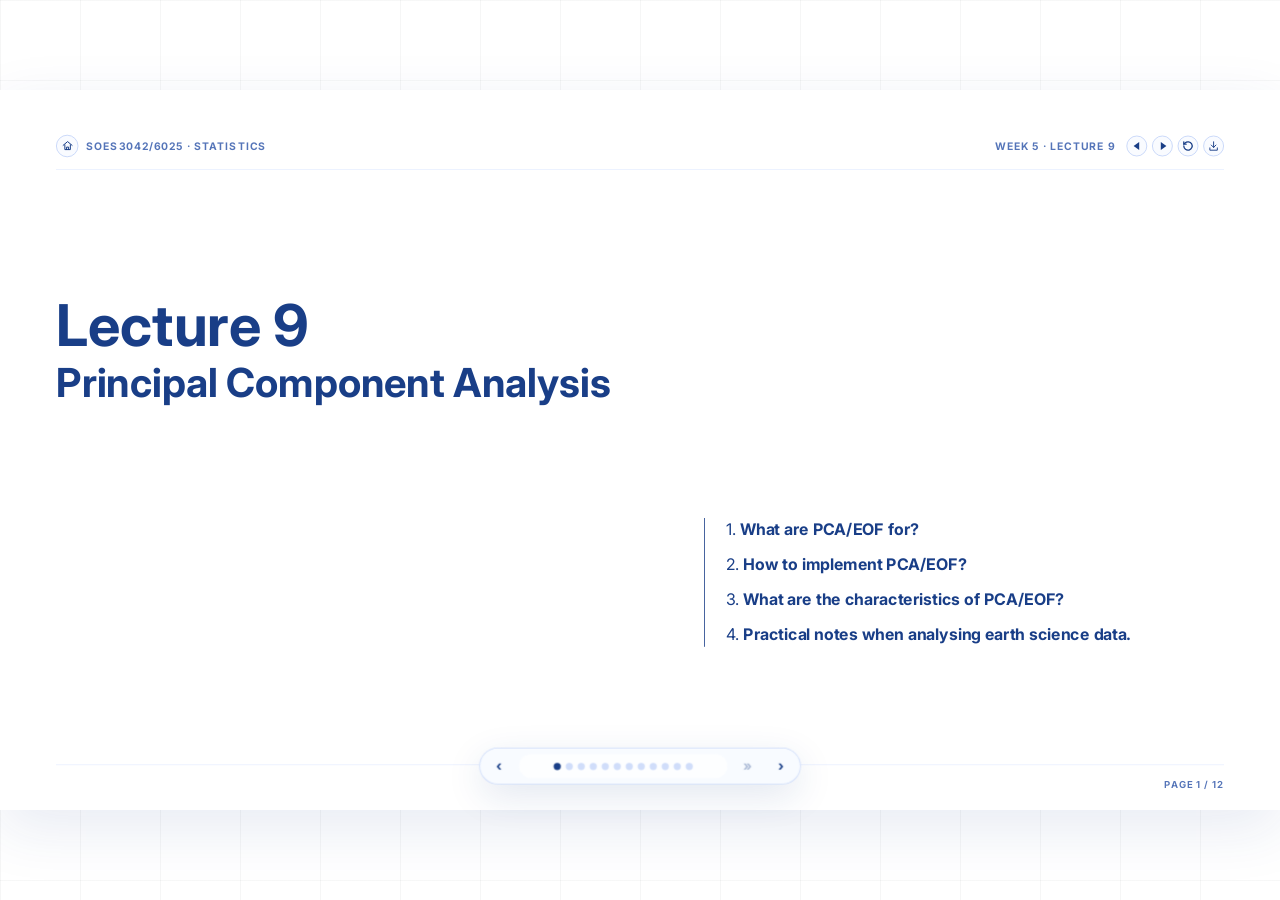
<file: lectures/week3-l9.html>
<!doctype html>
<html lang="en">
  <head>
    <meta charset="UTF-8">
    <meta name="viewport" content="width=device-width, initial-scale=1.0">
    <title>L9 PCA/EOF</title>
    <link rel="preconnect" href="https://fonts.googleapis.com">
    <link rel="preconnect" href="https://fonts.gstatic.com" crossorigin>
    <link href="https://fonts.googleapis.com/css2?family=Inter:wght@400;520;650;720;820&display=swap" rel="stylesheet">
    <link href="https://fonts.cdnfonts.com/css/intel-one-mono" rel="stylesheet">
    <link rel="stylesheet" href="../assets/css/course.css">
    <style>
      .title-lockup {
        width: 1420px;
      }

      .title-lockup h2 {
        font-size: 50px;
        white-space: nowrap;
      }

      .title-meta {
        width: 840px;
      }

      .title-meta p {
        white-space: nowrap;
      }

      .pca-patterns {
        display: grid;
        gap: 28px;
        align-self: start;
        padding-top: 4px;
      }

      .pca-equation-wrap {
        position: relative;
        width: 1040px;
        scale: 0.95;
      }

      .pca-equation {
        display: grid;
        grid-template-columns: 1fr 54px 1fr 54px 1fr 54px 1fr;
        align-items: center;
        gap: 18px;
      }

      .pca-term {
        display: grid;
        gap: 12px;
        justify-items: center;
      }

      .pca-term-title {
        margin: 0;
        color: #1d419d;
        font-size: 24px;
        font-weight: 820;
        line-height: 1;
        text-align: center;
      }

      .pca-term-canvas {
        display: block;
        width: 310px;
        height: 310px;
        border: 1.6px solid rgba(0, 0, 0, 0.58);
        background: #ffffff;
      }

      .pca-operator {
        color: #1d419d;
        font-size: 56px;
        font-weight: 820;
        text-align: center;
        transform: translateY(30px);
      }

      .pca-term-formula {
        min-height: 34px;
        margin: 0;
        color: var(--site-blue-dark);
        font-size: 18px;
        font-weight: 760;
        text-align: center;
      }

      .pca-term-formula .pc {
        color: #e75480;
      }

      .pca-equation-rest,
      .pca-explanation,
      .pca-top-use {
        opacity: 0;
        pointer-events: none;
        transition: opacity 260ms ease, transform 260ms ease;
      }

      .pca-patterns-page[data-step="1"] .pca-equation-rest,
      .pca-patterns-page[data-step="2"] .pca-equation-rest,
      .pca-patterns-page[data-step="3"] .pca-equation-rest,
      .pca-patterns-page[data-step="2"] .pca-explanation,
      .pca-patterns-page[data-step="3"] .pca-explanation,
      .pca-patterns-page[data-step="3"] .pca-top-use {
        opacity: 1;
        pointer-events: auto;
      }

      .pca-step-marker {
        display: none;
      }

      .pca-controls {
        position: absolute;
        right: 0;
        top: -54px;
        display: flex;
        gap: 12px;
        align-items: center;
        transform: translate(470px, -20px);
      }

      .pca-control-button {
        border: 2px solid var(--site-blue-dark);
        border-radius: 999px;
        background: rgba(255, 255, 255, 0.96);
        color: var(--site-blue-dark);
        cursor: pointer;
        font-family: var(--font-body);
        font-size: 16px;
        font-weight: 760;
        padding: 8px 18px;
      }

      .pca-control-button:hover {
        background: var(--site-blue-pale);
      }

      .pca-explanation {
        width: 1340px;
        margin: 10px auto 0;
        color: #1d419d;
        font-size: 28px;
        line-height: 1.42;
        transform: translate(30px, 0px);
      }

      .pca-explanation strong {
        font-weight: 820;
      }

      .pca-explanation .emphasis {
        color: #ef2b16;
      }

      .pca-top-use {
        width: 1340px;
        margin: 10px auto 0;
        color: #cb1470;
        font-size: 30px;
        line-height: 1.42;
        transform: translate(30px, -10px);
        font-weight: 820;
      }

      .pca-preprocess {
        display: grid;
        grid-template-columns: 440px 1fr;
        gap: 70px;
        align-items: start;
        align-self: start;
        padding-top: 48px;
      }

      .pca-preprocess-figures {
        display: grid;
        gap: 78px;
        justify-items: center;
      }

      .pca-tensor-figure,
      .pca-matrix-figure {
        position: relative;
        width: 330px;
        min-height: 205px;
      }

      .pca-tensor-title {
        margin: 0 0 -2px;
        font-size: 23px;
        font-style: italic;
        font-weight: 820;
        text-align: center;
        text-decoration: underline;
      }

      .pca-tensor-svg {
        display: block;
        width: 330px;
        height: 190px;
        overflow: visible;
      }

      .pca-layer {
        fill: #94c6e4;
        stroke: #ffffff;
        stroke-width: 3;
      }

      .pca-layer.front {
        fill: #94c6e4;
      }

      .pca-layer-grid {
        fill: none;
        stroke: #ffffff;
        stroke-width: 2;
        opacity: 0.9;
      }

      .pca-axis-line {
        fill: none;
        stroke: #1d419d;
        stroke-width: 1.6;
      }

      .pca-axis-arrow {
        fill: #1d419d;
      }

      .pca-axis-label {
        fill: #1d419d;
        font-family: var(--font-body);
        font-size: 18px;
        font-weight: 650;
        text-anchor: middle;
      }

      .pca-axis-label.vertical {
        writing-mode: vertical-rl;
        text-orientation: mixed;
      }

      .pca-matrix-card {
        display: grid;
        gap: 8px;
        width: 250px;
        padding: 10px 12px;
        background: hsl(0, 0%, 100%);
      }

      .pca-matrix-row {
        height: 23px;
        display: grid;
        grid-template-columns: 1fr auto 1fr;
        align-items: center;
        gap: 8px;
        font-size: 23px;
        font-weight: 820;
      }

      .pca-matrix-row::before,
      .pca-matrix-row::after {
        content: "";
        display: block;
        height: 1.5px;
        background: rgba(25, 62, 135, 0.72);
      }

      .pca-bracket {
        position: absolute;
        top: 12px;
        width: 10px;
        height: 136px;
        border-top: 2.6px solid rgba(25, 62, 135, 0.72);
        border-bottom: 2.6px solid rgba(25, 62, 135, 0.72);
      }

      .pca-bracket.left {
        left: 24px;
        border-left: 2.6px solid rgba(25, 62, 135, 0.72);
      }

      .pca-bracket.right {
        right: 24px;
        border-right: 2.6px solid rgba(25, 62, 135, 0.72);
      }

      .svd-bracket {
        position: absolute;
        top: 12px;
        width: 10px;
        height: 150px;
        border-top: 2.6px solid rgba(25, 62, 135, 0.72);
        border-bottom: 2.6px solid rgba(25, 62, 135, 0.72);
      }
      
      .svd-bracket.left {
        left: -2px;
        border-left: 2.6px solid rgba(25, 62, 135, 0.72);
      }

      .svd-bracket.right {
        right: 0px;
        border-right: 2.6px solid rgba(25, 62, 135, 0.72);
      }

      .svd-u-bracket {
        position: absolute;
        top: 10px;
        width: 10px;
        height: 146px;
        border-top: 2.6px solid rgba(25, 62, 135, 0.72);
        border-bottom: 2.6px solid rgba(25, 62, 135, 0.72);
      }
      
      .svd-u-bracket.left {
        left: -2px;
        border-left: 2.6px solid rgba(25, 62, 135, 0.72);
      }

      .svd-u-bracket.right {
        right: 0px;
        border-right: 2.6px solid rgba(25, 62, 135, 0.72);
      }

      .svd-d-bracket {
        position: absolute;
        top: 0;
        width: 10px;
        height: 170px;
        border-top: 2.6px solid rgba(25, 62, 135, 0.72);
        border-bottom: 2.6px solid rgba(25, 62, 135, 0.72);
      }
      
      .svd-d-bracket.left {
        left: -2px;
        border-left: 2.6px solid rgba(25, 62, 135, 0.72);
      }

      .svd-d-bracket.right {
        right: 0px;
        border-right: 2.6px solid rgba(25, 62, 135, 0.72);
      }

      .svd-vt-bracket {
        position: absolute;
        top: 0;
        width: 10px;
        height: 155px;
        border-top: 2.6px solid rgba(25, 62, 135, 0.72);
        border-bottom: 2.6px solid rgba(25, 62, 135, 0.72);
      }
      
      .svd-vt-bracket.left {
        left: -2px;
        border-left: 2.6px solid rgba(25, 62, 135, 0.72);
      }

      .svd-vt-bracket.right {
        right: 0px;
        border-right: 2.6px solid rgba(25, 62, 135, 0.72);
      }

      .pca-matrix-axis-x,
      .pca-matrix-axis-y {
        position: absolute;
        font-size: 18px;
        font-weight: 650;
      }

      .pca-matrix-axis-x {
        left: 82px;
        bottom: 0;
        width: 190px;
        padding-top: 8px;
        text-align: center;
        transform: translate(-12px, -10px);
      }

      .pca-matrix-axis-y {
        left: -8px;
        top: 52px;
        transform: rotate(-90deg) translate(-20px, -20px);
      }

      .pca-preprocess-text {
        display: grid;
        gap: 82px;
        padding-top: 8px;
      }

      .pca-preprocess-block h3 {
        margin: 0 0 12px;
        font-size: 28px;
        font-weight: 820;
      }

      .pca-preprocess-block p {
        margin: 0 0 12px;
        font-size: 23px;
        line-height: 1.42;
      }

      .pca-preprocess-link {
        display: inline-block;
        margin-top: 6px;
        color: #e75480;
        font-size: 18px;
        font-weight: 100;
        text-underline-offset: 5px;
        text-align: right;
      }

      .pca-demean-link {
        display: inline-block;
        margin-top: 6px;
        font-weight: 700;
        text-underline-offset: 5px;
        text-align: right;
      }

      .svd-slide {
        display: grid;
        gap: 20px;
        align-self: start;
        padding-top: 12px;
      }

      .svd-code {
        justify-self: center;
        border: 2px solid;
        padding: 14px 34px;
        font-family: var(--font-mono);
        font-size: 25px;
        font-weight: 650;
      }

      .svd-code a {
        color: inherit;
        text-underline-offset: 5px;
      }

      .svd-code .svd-code-red {
        color: #cb0a2a;
        font-weight: 820;
      }

      .svd-decomposition,
      .svd-bottom {
        opacity: 0;
        pointer-events: none;
        transition: opacity 240ms ease;
      }

      .svd-page[data-step="1"] .svd-decomposition,
      .svd-page[data-step="2"] .svd-decomposition,
      .svd-page[data-step="3"] .svd-decomposition,
      .svd-page[data-step="2"] .svd-bottom,
      .svd-page[data-step="3"] .svd-bottom {
        opacity: 1;
        pointer-events: auto;
      }

      .svd-page[data-step="1"] .mode1-target,
      .svd-page[data-step="1"] .mode2-target,
      .svd-page[data-step="2"] .mode2-target,
      .svd-page[data-step="3"] .mode1-target {
        background: transparent;
        color: inherit;
        font-weight: 820;
      }

      .svd-page[data-step="1"] .mode1-target,
      .svd-page[data-step="3"] .mode1-target {
        --svd-u-vector-line: rgba(25, 62, 135, 0.72);
      }

      .svd-page[data-step="3"] .mode2-target {
        background: #ff9aa3;
        color: #b32635;
        font-weight: 900;
        --svd-u-vector-line: #b32635;
      }

      .svd-step-marker {
        display: none;
      }

      .svd-decomposition {
        display: grid;
        grid-template-columns: 300px 44px 260px 44px 230px 44px 310px;
        gap: 16px;
        align-items: center;
        justify-content: center;
        transform: translateY(-12px) scale(0.94);
      }

      .svd-piece {
        position: relative;
        display: grid;
        gap: 8px;
        justify-items: center;
      }

      .svd-piece-title {
        min-height: 22px;
        margin: 0;
        font-size: 20px;
        font-weight: 100;
        text-align: center;
        color:#1a99e2
      }

      .svd-piece-label {
        margin: 0;
        font-size: 31px;
        font-weight: 820;
        text-align: center;
        color: #bc1c4c;
      }

      .svd-op {
        font-size: 42px;
        font-weight: 620;
        text-align: center;
      }

      .svd-matrix {
        position: relative;
        display: grid;
        gap: 8px;
        width: 250px;
        padding: 10px 12px;
      }

      .svd-row {
        display: grid;
        grid-template-columns: 1fr auto 1fr;
        align-items: center;
        gap: 8px;
        height: 23px;
        font-size: 23px;
        font-weight: 820;
      }

      .svd-row::before,
      .svd-row::after {
        content: "";
        height: 1.4px;
        background: rgb(25, 62, 135);
      }

      .svd-axis-word {
        position: absolute;
        color: #d635b1;
        font-size: 23px;
        font-weight: 820;
      }

      .svd-axis-word.space {
        left: -40px;
        top: 52px;
        transform: rotate(-90deg);
      }

      .svd-axis-word.time {
        top: -30px;
        left: 50%;
        transform: translateX(-50%);
      }

      .svd-u {
        display: grid;
        grid-template-columns: repeat(5, 42px);
        gap: 9px;
        padding: 10px;
      }

      .svd-u-col {
        position: relative;
        display: grid;
        place-items: center;
        height: 146px;
        --svd-u-vector-line: rgba(25, 62, 135, 0.72);
        font-size: 23px;
        font-weight: 820;
      }

      .svd-u-col::before,
      .svd-u-col::after {
        content: "";
        position: absolute;
        left: 50%;
        width: 0;
        height: 54px;
        border-left: 1.6px solid var(--svd-u-vector-line);
        transform: translateX(-50%);
        pointer-events: none;
      }

      .svd-u-col::before {
        top: 0;
      }

      .svd-u-col::after {
        bottom: 0;
      }

      .svd-u-col.primary,
      .svd-d-cell.primary,
      .svd-vt-row.primary {
        background: #ff9aa3;
        color: #b32635;
        font-weight: 900;
      }

      .svd-u-col.primary {
        --svd-u-vector-line: #b32635;
      }

      .svd-d {
        position: relative;
        width: 190px;
        height: 170px;
      }

      .svd-d-cell {
        position: absolute;
        display: grid;
        place-items: center;
        width: 42px;
        height: 34px;
        font-size: 25px;
        font-weight: 820;
      }

      .svd-d-cell:nth-child(2) { left: 10px; top: 4px; }
      .svd-d-cell:nth-child(3) { left: 42px; top: 36px; }
      .svd-d-cell:nth-child(4) { left: 74px; top: 68px; }
      .svd-d-cell:nth-child(5) { left: 106px; top: 100px; }
      .svd-d-cell:nth-child(6) { left: 138px; top: 132px; }

      .svd-vt {
        display: grid;
        gap: 7px;
        width: 250px;
        padding: 10px 12px;
      }

      .svd-vt-row {
        display: grid;
        grid-template-columns: 1fr auto 1fr;
        align-items: center;
        gap: 8px;
        height: 23px;
        font-size: 23px;
        font-weight: 820;
      }

      .svd-vt-row::before,
      .svd-vt-row::after {
        content: "";
        height: 1.4px;
        background: rgb(25, 62, 135);
      }

      .svd-bottom {
        display: grid;
        grid-template-columns: 920px 1fr;
        gap: 28px;
        align-items: center;
        margin-top: -8px;
      }

      .mode1-demo {
        display: grid;
        grid-template-columns: 225px 35px 225px 100px 300px;
        gap: 12px;
        align-items: center;
        transform: translate(0px, -10px);
      }

      .mode1-panel {
        position: relative;
      }

      .mode1-canvas {
        display: block;
        width: 225px;
        height: 225px;
        border: 1.5px solid rgba(25, 62, 135, 0.38);
        background: #ffffff;
      }

      .mode1-wave {
        display: block;
        width: 300px;
        height: 200px;
        border: 1.5px solid rgba(25, 62, 135, 0.38);
        background: #ffffff;
        transform: translateY(5px);
      }

      .mode1-caption {
        position: absolute;
        left: 9px;
        bottom: 9px;
        margin: 0;
        font-size: 18px;
        font-weight: 820;
      }

      .svd-small-op {
        font-size: 30px;
        font-weight: 820;
        text-align: center;
      }

      .matrix-review {
        display: grid;
        gap: 12px;
        justify-items: center;
        padding: 18px 10px;
        background: #eaf6ff;
        width: 430px;
        transform: translate(50px, -10px);
      }

      .matrix-review-equation {
        display: grid;
        grid-template-columns: auto 32px auto 32px auto;
        gap: 14px;
        align-items: center;
      }

      .mini-matrix {
        display: grid;
        gap: 4px;
        padding: 6px;
        background: #b3dae9;
      }

      .mini-matrix.result {
        grid-template-columns: repeat(4, 24px);
      }

      .mini-matrix.pattern {
        grid-template-columns: 24px;
      }

      .mini-matrix.time {
        grid-template-columns: repeat(4, 24px);
      }

      .mini-cell {
        display: grid;
        place-items: center;
        width: 24px;
        height: 24px;
        border-radius: 0;
        border: 3px solid transparent;
        background: transparent;
        transition: box-shadow 160ms ease, transform 160ms ease, background 160ms ease;
      }

      .mini-cell::after {
        display: none;
      }

      .mini-cell.red {
        border-color: #e62718;
      }

      .mini-cell.orange {
        border-color: #ff9500;
      }

      .mini-cell.green {
        border-color: #19a700;
      }

      .mini-cell.blue {
        border-color: #0a6ecb;
      }

      .mini-cell.pattern-cell {
        border-color: transparent;
      }

      .mini-cell.pattern-cell.row-0,
      .mini-cell.result-fill.row-0 {
        background: #ffd1d6;
      }

      .mini-cell.pattern-cell.row-1,
      .mini-cell.result-fill.row-1 {
        background: #ffe2b8;
      }

      .mini-cell.pattern-cell.row-2,
      .mini-cell.result-fill.row-2 {
        background: #c9f0c2;
      }

      .mini-cell.pattern-cell.row-3,
      .mini-cell.result-fill.row-3 {
        background: #cfe5ff;
      }

      .mini-cell.pattern-cell.row-4,
      .mini-cell.result-fill.row-4 {
        background: #e7d3ff;
      }

      .mini-cell.time-cell {
        background: transparent;
      }

      .mini-cell.result-fill {
        background-clip: padding-box;
      }

      .mini-cell.hovered,
      .mini-cell.linked {
        box-shadow: 0 0 0 4px rgba(203, 20, 112, 0.34);
        transform: scale(1.06);
      }

      .matrix-review-caption {
        min-height: 25px;
        margin: 0;
        color: #cb1470;
        font-size: 17px;
        font-weight: 120;
        text-align: center;
      }

      .pca-together {
        display: grid;
        grid-template-columns: 280px 52px 1fr;
        column-gap: 28px;
        align-items: start;
        align-self: start;
        padding-top: 28px;
      }

      .pca-together-left {
        display: grid;
        gap: 26px;
      }

      .pca-stack-row {
        display: grid;
        grid-template-columns: 44px 210px;
        align-items: center;
        gap: 12px;
      }

      .pca-stack-label {
        margin: 0;
        color: ;
        font-size: 19px;
        font-weight: 820;
        text-align: center;
        transform: rotate(-90deg);
        white-space: nowrap;
      }

      .pca-together-field,
      .pca-together-pattern {
        display: block;
        width: 210px;
        height: 210px;
        border: 1.4px solid rgba(25, 62, 135, 0.35);
        background: #ffffff;
      }

      .pca-together-bracket {
        position: relative;
        width: 52px;
        height: 390px;
        margin-top: 164px;
      }

      .pca-together-bracket::before {
        content: "";
        position: absolute;
        left: 28px;
        top: 0;
        width: 52px;
        height: 330px;
        border-left: 3px solid ;
        border-top: 3px solid ;
        border-bottom: 3px solid;
      }

      .pca-together-plus {
        position: absolute;
        left: 12px;
        top: 168px;
        display: grid;
        place-items: center;
        width: 34px;
        height: 34px;
        border: 2px solid;
        border-radius: 50%;
        background: #ffffff;
        font-size: 22px;
        font-weight: 820;
      }

      .pca-together-right {
        display: grid;
        gap: 26px;
        padding-top: 72px;
      }

      .pca-mode-equation {
        display: grid;
        grid-template-columns: 230px 42px 230px 112px 250px;
        gap: 16px;
        align-items: center;
      }

      .pca-mode-panel {
        display: grid;
        gap: 8px;
        justify-items: center;
      }

      .pca-mode-title {
        margin: 0;
        font-size: 19px;
        font-weight: 820;
        line-height: 1;
        text-align: center;
      }

      .pca-together-pattern {
        width: 230px;
        height: 230px;
      }

      .pca-together-wave {
        display: block;
        width: 250px;
        height: 170px;
        border: 1.4px solid rgba(0, 0, 0, 0.38);
        background: #ffffff;
      }

      .pca-together-op {
        font-size: 30px;
        font-weight: 820;
        text-align: center;
      }

      .pca-together-d {
        font-size: 24px;
        font-weight: 760;
        text-align: center;
        white-space: nowrap;
      }

      .pca-together-caption {
        grid-column: 3;
        width: 1170px;
        margin: 2px 0 0;
        font-size: 25px;
        line-height: 1.36;
        transform: translate(-50px, -80px);
      }

      .pca-together-caption strong {
        font-weight: 820;
      }

      .pca-together-caption .under {
        text-decoration: underline;
        text-underline-offset: 4px;
      }

      .pca-math-link {
        --pca-math-link-x: 0px;
        --pca-math-link-y: 0px;
        position: absolute;
        z-index: 20;
        pointer-events: auto;
        top: 104px;
        right: 92px;
        width: 460px;
        transform: translate(var(--pca-math-link-x), -70px);
        color: var(--site-blue-dark);
        font-size: 18px;
        font-weight: 100;
        line-height: 1.3;
        text-align: right;
      }

      .pca-math-link a {
        color: #e75480;
        font-weight: 120;
        text-decoration: underline;
        text-underline-offset: 5px;
        pointer-events: auto;
      }

      .pca-together-page .content-layout {
        position: relative;
      }

      .pca-plus-arrow {
        position: absolute;
        left: -165px;
        top: 162px;
        width: 100px;
        height: 44px;
        overflow: visible;
        pointer-events: none;
        transform: translate(113px, -3px);
      }

      .pca-plus-arrow line {
        stroke: #1d419d;
        stroke-width: 3;
      }

      .pca-characteristics {
        display: grid;
        gap: 24px;
        align-self: start;
        padding-top: 28px;
      }

      .pca-characteristics-page .content-layout,
      .pca-variance-page .content-layout,
      .pca-sign-flip-page .content-layout {
        gap: 18px;
      }

      .pca-characteristic-lead {
        grid-column: 1 / -1;
        width: 1280px;
        margin: 0;
        font-size: 30px;
        line-height: 1.34;d
      }

      .pca-characteristics-text strong {
        font-weight: 820;
      }

      .pca-characteristics-red {
        display: block;
        margin-left: 38px;
        color: #ef2b16;
        font-weight: 200;
        font-size: 24px;
        transform: translateY(-10px);
      }

      .pca-characteristic-subnote {
        display: block;
        grid-column: 1 / -1;
        margin-left: 38px;
        font-size: 24px;
        line-height: 1.28;
        transform: translateY(-10px);
      }

      .pca-characteristics-plots {
        display: grid;
        grid-template-columns: 320px 320px 320px;
        gap: 92px;
        align-items: start;
        justify-content: center;
      }

      .pca-characteristics-panel {
        display: grid;
        gap: 10px;
        justify-items: center;
      }

      .pca-characteristics-title {
        margin: 0;
        font-size: 22px;
        font-weight: 820;
        line-height: 1;
        text-align: center;
      }

      .pca-characteristics-wave,
      .pca-characteristics-scatter {
        display: block;
        width: 320px;
        height: 255px;
        background: #ffffff;
      }

      .pca-characteristics-scatter-wrap {
        opacity: 0;
        pointer-events: none;
        transition: opacity 260ms ease;
      }

      .pca-characteristics-page[data-step="1"] .pca-characteristics-scatter-wrap {
        opacity: 1;
        pointer-events: auto;
      }

      .pca-char-step-marker {
        display: none;
      }

      .pca-variance {
        display: grid;
        grid-template-columns: 360px 380px 530px;
        column-gap: 70px;
        align-items: center;
        align-self: start;
        padding-top: 28px;
      }

      .pca-variance-note {
        grid-column: 1 / -1;
        width: 980px;
        margin: 38px 0 0;
        color: #1d419d;
        font-size: 26px;
        line-height: 1.28;
        left: 70px;
        position: relative;
      }

      .pca-variance-lead {
        margin: 0 0 6px;
      }

      .pca-variance-blue {
        color: #299bff;
        font-weight: 820;
      }

      .pca-d-diagram {
        position: relative;
        width: 250px;
        height: 260px;
        margin: 8px auto 0;
      }

      .pca-d-diagram .svd-d {
        transform: translate(35px, 18px) scale(1.25);
      }

      .pca-d-label {
        position: absolute;
        left: 110px;
        bottom: 0;
        margin: 0;
        font-size: 34px;
        font-weight: 820;
      }

      .pca-fc-block {
        display: grid;
        gap: 30px;
        align-items: center;
      }

      .pca-fc-formula {
        margin: 0;
        font-family: Georgia, "Times New Roman", serif;
        font-size: 38px;
        font-style: italic;
        line-height: 1.15;
        text-align: center;
      }

      .pca-fc-text {
        margin: 0;
        font-size: 26px;
        line-height: 1.35;
      }

      .pca-fc-text strong {
        color: #299bff;
        font-weight: 820;
      }

      .pca-variance-chart {
        display: block;
        width: 530px;
        height: 360px;
        background: #ffffff;
      }

      .slp-animation {
        --slp-video-x: -30px;
        --slp-video-y: -8px;
        --slp-video-width: 1460px;
        --slp-video-height: 530px;
        --slp-crop-top: 30px;
        --slp-crop-right: 46px;
        --slp-crop-bottom: 40px;
        --slp-crop-left: 46px;
        display: grid;
        width: 100%;
        gap: 18px;
        justify-items: center;
        align-self: start;
        padding-top: 18px;
        transform: translate(var(--slp-video-x), var(--slp-video-y));
      }

      .slp-video-crop {
        position: relative;
        width: var(--slp-video-width);
        height: var(--slp-video-height);
        overflow: hidden;
        background: #ffffff;
      }

      .slp-video-crop canvas {
        position: absolute;
        left: calc(-1 * var(--slp-crop-left));
        top: calc(-1 * var(--slp-crop-top));
        width: calc(100% + var(--slp-crop-left) + var(--slp-crop-right));
        height: calc(100% + var(--slp-crop-top) + var(--slp-crop-bottom));
        object-fit: fill;
        display: block;
      }

      .slp-video-controls {
        display: grid;
        grid-template-columns: auto auto 520px 310px;
        gap: 14px;
        align-items: center;
        transform: translateY(-4px);
      }

      .slp-video-button {
        border: 2px solid var(--site-blue-dark);
        border-radius: 999px;
        background: rgba(255, 255, 255, 0.96);
        color: var(--site-blue-dark);
        cursor: pointer;
        font-family: var(--font-body);
        font-size: 16px;
        font-weight: 760;
        padding: 8px 20px;
      }

      .slp-video-button:hover {
        background: var(--site-blue-pale);
      }

      .slp-frame-progress,
      .slp-frame-duration {
        accent-color: var(--site-blue-dark);
      }

      .slp-frame-progress {
        width: 520px;
      }

      .slp-speed-control {
        display: grid;
        grid-template-columns: auto 160px;
        gap: 10px;
        align-items: center;
        color: var(--site-blue-dark);
        font-size: 16px;
        font-weight: 760;
        white-space: nowrap;
      }

      .slp-frame-duration {
        width: 160px;
      }

      .pca-sign-flip {
        --sign-flip-equations-x: 0px;
        --sign-flip-equations-y: -10px;
        --sign-flip-bottom-x: 0px;
        --sign-flip-bottom-y: 0px;
        display: grid;
        grid-template-columns: 250px 48px 250px 52px 44px 52px 250px 360px;
        gap: 14px;
        align-items: center;
        align-self: start;
        padding-top: 28px;
      }

      .pca-sign-flip-lead {
        margin: 0 0 6px;
      }

      .pca-sign-flip-equations {
        grid-column: 1 / 8;
        grid-row: 3 / span 2;
        display: grid;
        grid-template-columns: 250px 48px 250px 52px 44px 52px 250px;
        gap: 14px;
        align-items: center;
        transform: translate(var(--sign-flip-equations-x), var(--sign-flip-equations-y));
      }

      .pca-sign-flip-bottom {
        transform: translate(var(--sign-flip-bottom-x), var(--sign-flip-bottom-y));
      }

      .pca-sign-flip-lead strong {
        color: #ef2b16;
        font-weight: 820;
      }

      .pca-sign-flip-note {
        grid-column: 8;
        grid-row: 4;
        margin: 0;
        font-size: 22px;
        line-height: 1.32;
        transform: translate(50px, -45px);
        width: 320px;
      }

      .pca-sign-flip-panel {
        display: grid;
        gap: 8px;
        justify-items: center;
      }

      .pca-sign-flip-title {
        margin: 0;
        min-height: 24px;
        font-size: 20px;
        font-weight: 820;
        line-height: 1;
        text-align: center;
      }

      .pca-sign-flip-field {
        display: block;
        width: 210px;
        height: 210px;
        border: 1.4px solid rgba(0, 0, 0, 0.38);
        background: #ffffff;
      }

      .pca-sign-flip-wave {
        display: block;
        width: 250px;
        height: 160px;
        border: 1.4px solid rgba(0, 0, 0, 0.38);
        background: #ffffff;
      }

      .pca-sign-flip-equals,
      .pca-sign-flip-times,
      .pca-sign-flip-d {
        font-size: 24px;
        font-weight: 820;
        text-align: center;
      }

      .pca-sign-flip-d {
        font-weight: 760;
      }

      .eof-weight {
        display: grid;
        grid-template-columns: 610px 1fr;
        column-gap: 82px;
        align-items: center;
        align-self: start;
        padding-top: 34px;
      }

      .eof-weight-globe {
        display: block;
        width: 560px;
        height: 560px;
        object-fit: contain;
        justify-self: center;
      }

      .eof-weight-text {
        display: grid;
        gap: 44px;
        align-content: center;
        max-width: 680px;
        font-size: 30px;
        font-weight: 820;
        line-height: 1.24;
      }

      .eof-weight-formula,
      .eof-weight-text p {
        margin: 0;
      }

      .eof-weight-formula {
        font-size: 29px;
        white-space: nowrap;
      }

      .eof-weight-red {
        color: #ef2b16;
        text-decoration: underline;
        text-decoration-thickness: 2px;
        text-underline-offset: 4px;
      }

      .eof-weight-emphasis {
        display: block;
        margin-top: 18px;
        text-align: center;
      }

      .eof-practical {
        position: relative;
        align-self: start;
        min-height: 680px;
        padding-top: 16px;
      }

      .eof-practical .svd-decomposition {
        opacity: 1;
        pointer-events: auto;
        transform: translate(8px, 18px) scale(0.88);
      }

      .eof-practical .svd-piece-title {
        color: #299bff;
        font-weight: 820;
      }

      .eof-practical-step-marker {
        display: none;
      }

      .eof-practical-step {
        opacity: 0;
        pointer-events: none;
        transition: opacity 220ms ease;
      }

      .eof-practical-page[data-step="1"] .eof-practical-step.missing,
      .eof-practical-page[data-step="2"] .eof-practical-step.missing,
      .eof-practical-page[data-step="2"] .eof-practical-step.regression {
        opacity: 1;
        pointer-events: auto;
      }

      .eof-practical-note {
        position: absolute;
        margin: 0;
        color: #1b4bab;
        font-size: 24px;
        font-weight: 250;
        line-height: 1.28;
      }

      .eof-practical-note strong,
      .eof-practical-note .under {
        font-weight: 820;
        text-decoration: underline;
        text-decoration-thickness: 2px;
        text-underline-offset: 4px;
      }

      .eof-practical-note.missing {
        left: 38px;
        top: 330px;
        width: 600px;
      }

      .eof-practical-note.regression {
        right: 90px;
        top: 416px;
        width: 510px;
      }

      .eof-practical-patterns {
        position: absolute;
        left: 360px;
        bottom: 40px;
        display: flex;
        gap: 48px;
        align-items: flex-end;
      }

      .eof-practical-pattern {
        display: grid;
        gap: 12px;
        justify-items: center;
        font-size: 26px;
        font-weight: 650;
      }

      .eof-practical-swatch {
        width: 130px;
        height: 38px;
        transform: skewX(-38deg);
      }

      .eof-practical-swatch.pattern-1 {
        background: #eeb0af;
      }

      .eof-practical-swatch.pattern-2 {
        background: #eee293;
      }

      .eof-practical-swatch.pattern-3 {
        background: #97d4f0;
      }

      .eof-practical-ellipsis {
        align-self: center;
        margin: 0 4px 38px -20px;
        font-size: 34px;
        font-weight: 820;
      }

      .eof-practical-arrow {
        position: absolute;
        right: 415px;
        bottom: 94px;
        width: 100px;
        height: 28px;
      }

      .eof-practical-arrow line {
        stroke: #000000;
        stroke-width: 4;
      }

      .eof-practical-drop-arrow {
        position: absolute;
        right: 176px;
        top: 202px;
        width: 90px;
        height: 210px;
      }

      .eof-practical-drop-arrow path {
        fill: none;
        stroke: #000000;
        stroke-width: 4;
      }

      .preprocess-match {
        --preprocess-match-y: 40px;
        --preprocess-match-height: 430px;
        --preprocess-chart-row-y: 10px;
        --preprocess-target-row-y: 390px;
        --preprocess-buttons-row-y: 462px;
        --preprocess-note-row-y: 520px;
        --preprocess-chart-height: 210px;
        --preprocess-column-gap: 18px;
        --preprocess-target-width: 250px;
        position: relative;
        display: block;
        height: var(--preprocess-match-height);
        align-self: start;
        transform: translateY(var(--preprocess-match-y));
      }

      .preprocess-match-row {
        position: absolute;
        top: var(--preprocess-chart-row-y);
        left: 0;
        right: 0;
        display: grid;
        grid-template-columns: repeat(5, 250px);
        justify-content: center;
        gap: var(--preprocess-column-gap);
      }

      .preprocess-match-card,
      .preprocess-match-target {
        display: block;
        border: 3px solid transparent;
        border-radius: 9px;
        background: #ffffff;
        color: var(--site-blue-dark);
        cursor: pointer;
        font-family: var(--font-body);
      }

      .preprocess-match-card {
        padding: 0;
      }

      .preprocess-match-card.selected,
      .preprocess-match-target.selected {
        border-color: #2149cf;
      }

      .preprocess-match-card.correct,
      .preprocess-match-target.correct {
        border-color: #0a6ecb;
      }

      .preprocess-match-card.incorrect,
      .preprocess-match-target.incorrect {
        border-color: #cb0a2a;
      }

      .preprocess-match-chart {
        display: block;
        width: 250px;
        height: var(--preprocess-chart-height);
        overflow: visible;
      }

      .preprocess-match-lines {
        position: absolute;
        inset: 0;
        z-index: 2;
        pointer-events: none;
      }

      .preprocess-match-line-connection {
        fill: none;
        stroke: #0a6ecb;
        stroke-width: 2.4;
      }

      .preprocess-match-line-connection.incorrect {
        stroke: #cb0a2a;
        stroke-dasharray: 8 6;
      }

      .preprocess-match-target-row {
        position: absolute;
        top: var(--preprocess-target-row-y);
        left: 0;
        right: 0;
        display: grid;
        grid-template-columns: repeat(5, var(--preprocess-target-width));
        justify-content: center;
        gap: var(--preprocess-column-gap);
        z-index: 3;
      }

      .preprocess-match-target {
        min-height: 42px;
        padding: 8px 10px;
        border-color: var(--line-strong);
        font-size: 15px;
        font-weight: 820;
        line-height: 1.12;
      }

      .preprocess-match-buttons {
        position: absolute;
        top: var(--preprocess-buttons-row-y);
        left: 0;
        right: 0;
        display: flex;
        justify-content: center;
        gap: 12px;
      }

      .preprocess-match-button {
        border: 2px solid var(--site-blue-dark);
        border-radius: 999px;
        background: #ffffff;
        color: var(--site-blue-dark);
        cursor: pointer;
        font-family: var(--font-body);
        font-size: 16px;
        font-weight: 820;
        padding: 8px 20px;
      }

      .preprocess-match-button:hover {
        background: var(--site-blue-pale);
      }

      .preprocess-match-note {
        position: absolute;
        top: var(--preprocess-note-row-y);
        left: 0;
        right: 0;
        margin: 0 auto;
        color: #cb0a2a;
        font-size: 21px;
        font-weight: 720;
        line-height: 1.3;
        opacity: 0;
        text-align: center;
        transition: opacity 180ms ease;
      }

      .preprocess-match-note.visible {
        opacity: 1;
      }

      .preprocess-match-line {
        fill: none;
        stroke: #0a6ecb;
        stroke-width: 2.4;
        stroke-linejoin: round;
      }

      .preprocess-match-zero {
        stroke: #cb0a2a;
        stroke-dasharray: 6 5;
        stroke-width: 1.4;
      }

      .preprocess-match-axis {
        stroke: rgba(25, 62, 135, 0.72);
        stroke-width: 1.3;
      }

      .preprocess-match-grid {
        stroke: rgba(25, 62, 135, 0.13);
        stroke-width: 1;
      }

      .preprocess-match-label,
      .preprocess-match-tick,
      .preprocess-match-title {
        fill: var(--site-blue-dark);
        font-family: var(--font-body);
        text-anchor: middle;
      }

      .preprocess-match-title {
        font-size: 18px;
        font-weight: 820;
      }

      .preprocess-match-label {
        font-size: 12px;
        font-weight: 760;
      }

      .preprocess-match-tick {
        font-size: 11px;
        font-weight: 650;
      }

    </style>
  </head>
  <body class="deck-page">
    <template id="deckHeaderTemplate">
      <span class="slide-section">
        <a class="deck-home" href="../index.html" aria-label="Back to course home">
          <svg viewBox="0 0 24 24" aria-hidden="true">
            <path d="M3 11.5L12 4l9 7.5"></path>
            <path d="M6.5 10.5V20h11v-9.5"></path>
            <path d="M10 20v-5h4v5"></path>
          </svg>
        </a>
        <span>SOES3042/6025 · Statistics</span>
      </span>
      <span class="slide-lecture-nav">
        <span>Week 5 · Lecture 9</span>
        <span class="lecture-jump" aria-label="Lecture navigation">
          <a class="lecture-jump-link lecture-jump-prev" href="week3-l8.html" aria-label="Previous lecture" title="Previous lecture"></a>
          <a class="lecture-jump-link lecture-jump-next" href="week3-l10.html" aria-label="Next lecture" title="Next lecture"></a>
          <a class="lecture-jump-link lecture-jump-home" href="week3-l9.html?slide=1" aria-label="Restart this lecture" title="Restart this lecture"></a>
        </span>
      </span>
    </template>

    <div class="deck-viewport">
      <main class="deck-stage" aria-live="polite">
        <section class="slide active">
          <header class="slide-kicker"></header>
          <div class="slide-body title-layout">
            <div class="title-lockup">
              <h1>Lecture 9</h1>
              <h2>Principal Component Analysis</h2>
            </div>
            <aside class="title-meta">
              <p>1. <b>What are PCA/EOF for?</b></p>
              <p>2. <b>How to implement PCA/EOF?</b></p>
              <p>3. <b>What are the characteristics of PCA/EOF?</b></p>
              <p>4. <b>Practical notes when analysing earth science data.</b></p>
            </aside>
          </div>
        </section>

        <section class="slide pca-patterns-page">
          <header class="slide-kicker"></header>
          <div class="slide-body content-layout">
            <h2 class="slide-title">What are the major patterns?</h2>
            <div class="slide-content pca-patterns">
              <div class="pca-equation-wrap">
                <div class="pca-controls" aria-label="PCA animation controls">
                  <button class="pca-control-button" id="pcaPatternPlay" type="button">Pause</button>
                  <button class="pca-control-button" id="pcaPatternReset" type="button">Reset</button>
                </div>
                <div class="pca-equation">
                  <article class="pca-term">
                    <h3 class="pca-term-title">Spatial-temporal Data</h3>
                    <canvas class="pca-term-canvas" id="pcaDataCanvas" width="120" height="120" aria-label="Synthetic data field"></canvas>
                  </article>
                  <div class="pca-operator pca-equation-rest">=</div>
                  <article class="pca-term pca-equation-rest">
                    <h3 class="pca-term-title">Sea-Saw</h3>
                    <canvas class="pca-term-canvas" id="pcaMode1Canvas" width="120" height="120" aria-label="PCA mode 1 spatial pattern"></canvas>
                  </article>
                  <div class="pca-operator pca-equation-rest">+</div>
                  <article class="pca-term pca-equation-rest">
                    <h3 class="pca-term-title">Central Pulse</h3>
                    <canvas class="pca-term-canvas" id="pcaMode2Canvas" width="120" height="120" aria-label="PCA mode 2 spatial pattern"></canvas>
                  </article>
                  <div class="pca-operator pca-equation-rest">+</div>
                  <article class="pca-term pca-equation-rest">
                    <h3 class="pca-term-title">Small-Scale Noise</h3>
                    <canvas class="pca-term-canvas" id="pcaNoiseCanvas" width="120" height="120" aria-label="Noise field"></canvas>
                  </article>
                </div>
              </div>
              <p class="pca-explanation">
                <strong>Principal Component Analysis (PCA)</strong>, also called <strong>Empirical Orthogonal Functions (EOF)</strong>,
                helps reveal <strong class="emphasis">major patterns</strong> by decomposing varying data into fixed spatial patterns
                multiplied by their time-varying amplitudes.
              </p>

              <p class="pca-top-use">
                TOP3 methods used methods to reveal modes of variability in ocean & earth sciences!
              </p>
              <span class="fragment pca-step-marker" aria-hidden="true"></span>
              <span class="fragment pca-step-marker" aria-hidden="true"></span>
              <span class="fragment pca-step-marker" aria-hidden="true"></span>
            </div>
          </div>
        </section>

        <section class="slide pca-preprocess-page">
          <header class="slide-kicker"></header>
          <div class="slide-body content-layout">
            <h2 class="slide-title">Preprocessing Data for PCA/EOF</h2>
            <div class="slide-content pca-preprocess">
              <div class="pca-preprocess-figures">
                <figure class="pca-tensor-figure" aria-label="Three-dimensional time latitude longitude data">
                  <p class="pca-tensor-title" style="transform: translate(30px, -20px)">Data</p>
                  <svg class="pca-tensor-svg" viewBox="0 0 330 205" role="img">
                    <g transform="translate(-35,-30) scale(1.3)">
                      <polygon class="pca-layer" points="72,138 228,138 270,96 114,96"></polygon>
                      <polygon class="pca-layer" points="72,116 228,116 270,74 114,74"></polygon>
                      <polygon class="pca-layer" points="72,94 228,94 270,52 114,52"></polygon>
                      <polygon class="pca-layer front" points="72,72 228,72 270,30 114,30"></polygon>
                      <path class="pca-layer-grid" d="M139 30L97 72M165 30L123 72M191 30L149 72M217 30L175 72M243 30L201 72M107 38H259M100 45H252M93 52H245M86 59H238M79 66H231"></path>
                      <g transform="translate(2,-8)">
                        <path class="pca-axis-line" d="M58 84V154M72 166H214M232 158L278 112"></path>
                        <polygon class="pca-axis-arrow" points="54,146 58,157 64,146"></polygon>
                        <polygon class="pca-axis-arrow" points="205,161 218,166 205,171"></polygon>
                        <polygon class="pca-axis-arrow" points="267,119 280,110 276,124"></polygon>
                        <text class="pca-axis-label" x="142" y="190">lat</text>
                        <text class="pca-axis-label" x="278" y="150" transform="rotate(-42 278 150)">lon</text>
                        <text class="pca-axis-label" x="30" y="120" transform="rotate(-90 30 120)">time</text>
                      </g>
                    </g>
                  </svg>
                </figure>

                <figure class="pca-matrix-figure" aria-label="Two-dimensional space by time matrix", style="transform: translate(10px, -30px)">
                  <span class="pca-bracket left" aria-hidden="true"></span>
                  <div class="pca-matrix-card" style="transform: translate(40px, 0px)">
                    <div class="pca-matrix-row">a₁</div>
                    <div class="pca-matrix-row">a₂</div>
                    <div class="pca-matrix-row">a₃</div>
                    <div class="pca-matrix-row">...</div>
                    <div class="pca-matrix-row">aₙ</div>
                  </div>
                  <span class="pca-bracket right" aria-hidden="true"></span>
                  <span class="pca-matrix-axis-y">lon × lat</span>
                  <span class="pca-matrix-axis-x">time</span>
                </figure>
              </div>

              <div class="pca-preprocess-text">
                <section class="pca-preprocess-block">
                  <h3>1. Remove the mean to retain only variations:</h3>
                  <p>Depending on your purpose, this step could include removing 
                    <a class="pca-demean-link" href="week3-l5.html?slide=8&amp;step=11" target="_blank" rel="noopener">seasonal cycles</a> 
                    or a <a class="pca-demean-link" href="week3-l8.html?slide=5" target="_blank" rel="noopener">long-term trend</a> 
                    <b style="color:#698cc5; font-weight: 100; font-size: 20px">(fit a line using OLS and calculate anomalies relative to the fitted line at each location)</b>.</p>
                  <p>Because PCA/EOF finds the strongest mode first, retaining seasonal cycles will often make the first mode describe how your data varies seasonally.</p>
                </section>

                <section class="pca-preprocess-block" style="transform: translateY(-28px)">
                  <h3>2. Reshape data into a 2D matrix:</h3>
                  <p>Anomalies are reshaped into a matrix with dimension <strong>space × time</strong>.</p>
                  <p>You typically need <code>.reshape()</code> and <code>.transpose()</code>.</p>
                  <a class="pca-preprocess-link" href="week3-l5.html?slide=5&amp;step=5" target="_blank" rel="noopener">Review reshape and transpose from Lecture 5</a>
                </section>
              </div>
            </div>
          </div>
        </section>

        <section class="slide svd-page">
          <header class="slide-kicker"></header>
          <div class="slide-body content-layout">
            <h2 class="slide-title">Apply Singular Value Decomposition (SVD)</h2>
            <div class="slide-content svd-slide">
              <code class="svd-code" style="transform: translate(-30px, 0px)">
                U, D, V<sup>T</sup> = <a href="https://numpy.org/doc/stable/reference/generated/numpy.linalg.svd.html" target="_blank" rel="noopener">np.linalg.<span class="svd-code-red">svd</span></a>(A)</code>

              <div class="svd-decomposition" aria-label="SVD decomposition diagram">
                <article class="svd-piece">
                  <p class="svd-piece-title"></p>
                  <div class="svd-matrix" style="transform: translate(0px, -15px)">
                    <span class="svd-axis-word time" style="transform: translate(10, 0px)">time</span>
                    <span class="svd-axis-word space" style="transform: rotate(-90deg) translate(-20px, -15px)">space</span>
                    <span class="svd-bracket left" aria-hidden="true"></span>
                    <div class="svd-row">a₁</div>
                    <div class="svd-row">a₂</div>
                    <div class="svd-row">a₃</div>
                    <div class="svd-row">...</div>
                    <div class="svd-row">aₙ</div>
                    <span class="svd-bracket right" aria-hidden="true"></span>
                  </div>
                </article>
                <div class="svd-op" style="transform: translate(-15px, 0px)">=</div>
                <article class="svd-piece">
                  <p class="svd-piece-title">Spatial Pattern</p>
                  <div class="svd-u" style="transform: translate(0px, 8px)">
                    <span class="svd-u-bracket left" aria-hidden="true"></span>
                    <div class="svd-u-col primary mode1-target">u₁</div>
                    <div class="svd-u-col mode2-target">u₂</div>
                    <div class="svd-u-col">u₃</div>
                    <div class="svd-u-col">...</div>
                    <div class="svd-u-col">uₖ</div>
                    <span class="svd-u-bracket right" aria-hidden="true"></span>
                  </div>
                  <p class="svd-piece-label">U</p>
                </article>
                <div class="svd-op" style="transform: translate(15px, 0px)">×</div>
                <article class="svd-piece">
                  <p class="svd-piece-title">Magnitude of variability</p>
                  <div class="svd-d" style="transform: translate(0px, 8px)">
                    <span class="svd-d-bracket left" aria-hidden="true"></span>
                    <div class="svd-d-cell primary mode1-target">d₁</div>
                    <div class="svd-d-cell mode2-target">d₂</div>
                    <div class="svd-d-cell">d₃</div>
                    <div class="svd-d-cell">...</div>
                    <div class="svd-d-cell">dₖ</div>
                    <span class="svd-d-bracket right" aria-hidden="true"></span>
                  </div>
                  <p class="svd-piece-label">D</p>
                </article>
                <div class="svd-op" style="transform: translate(-15px, 0px)">×</div>
                <article class="svd-piece" style="transform: translate(-40px, 0px)">
                  <p class="svd-piece-title">Temporal Evolution<br>Principal Component (PC)</p>
                  <div class="svd-vt" style="transform: translate(0px, 0px)">
                    <span class="svd-vt-bracket left" aria-hidden="true"></span>
                    <div class="svd-vt-row primary mode1-target">v₁ᵀ</div>
                    <div class="svd-vt-row mode2-target">v₂ᵀ</div>
                    <div class="svd-vt-row">v₃ᵀ</div>
                    <div class="svd-vt-row">...</div>
                    <div class="svd-vt-row">vₖᵀ</div>
                    <span class="svd-vt-bracket right" aria-hidden="true"></span>
                  </div>
                  <p class="svd-piece-label">V<sup>T</sup></p>
                </article>
              </div>

              <div class="svd-bottom">
                <div class="mode1-demo" aria-label="Mode 1 constructed from a fixed spatial pattern and a time-varying principal component">
                  <div class="mode1-panel">
                    <canvas class="mode1-canvas" id="svdMode1Canvas" width="120" height="120"></canvas>
                    <p class="mode1-caption" id="svdModeCaption">Mode 1</p>
                  </div>
                  <div class="svd-small-op">=</div>
                  <div class="mode1-panel">
                    <canvas class="mode1-canvas" id="svdU1Canvas" width="120" height="120"></canvas>
                    <p class="mode1-caption" id="svdPatternCaption">U1</p>
                  </div>
                  <div class="svd-small-op" id="svdDTerm">× d₁ ×</div>
                  <div class="mode1-panel">
                    <canvas class="mode1-wave" id="svdV1Canvas" width="320" height="240" aria-label="Animated principal component time series"></canvas>
                    <p class="mode1-caption" id="svdWaveCaption">V1</p>
                  </div>
                </div>

                <div class="matrix-review" aria-label="Matrix multiplication review">
                  <div class="matrix-review-equation">
                    <div class="mini-matrix result" id="miniResultMatrix" aria-label="Five by four result matrix">
                    <span class="mini-cell result-fill row-0 red" data-row="0" data-col="0"></span>
                    <span class="mini-cell result-fill row-0 orange" data-row="0" data-col="1"></span>
                    <span class="mini-cell result-fill row-0 green" data-row="0" data-col="2"></span>
                    <span class="mini-cell result-fill row-0 blue" data-row="0" data-col="3"></span>

                    <span class="mini-cell result-fill row-1 red" data-row="1" data-col="0"></span>
                    <span class="mini-cell result-fill row-1 orange" data-row="1" data-col="1"></span>
                    <span class="mini-cell result-fill row-1 green" data-row="1" data-col="2"></span>
                    <span class="mini-cell result-fill row-1 blue" data-row="1" data-col="3"></span>

                    <span class="mini-cell result-fill row-2 red" data-row="2" data-col="0"></span>
                    <span class="mini-cell result-fill row-2 orange" data-row="2" data-col="1"></span>
                    <span class="mini-cell result-fill row-2 green" data-row="2" data-col="2"></span>
                    <span class="mini-cell result-fill row-2 blue" data-row="2" data-col="3"></span>

                    <span class="mini-cell result-fill row-3 red" data-row="3" data-col="0"></span>
                    <span class="mini-cell result-fill row-3 orange" data-row="3" data-col="1"></span>
                    <span class="mini-cell result-fill row-3 green" data-row="3" data-col="2"></span>
                    <span class="mini-cell result-fill row-3 blue" data-row="3" data-col="3"></span>

                    <span class="mini-cell result-fill row-4 red" data-row="4" data-col="0"></span>
                    <span class="mini-cell result-fill row-4 orange" data-row="4" data-col="1"></span>
                    <span class="mini-cell result-fill row-4 green" data-row="4" data-col="2"></span>
                    <span class="mini-cell result-fill row-4 blue" data-row="4" data-col="3"></span>
                  </div>

                  <span class="svd-small-op">=</span>

                  <div class="mini-matrix pattern" id="miniPatternMatrix" aria-label="Five by one spatial pattern matrix">
                    <span class="mini-cell pattern-cell row-0" data-row="0"></span>
                    <span class="mini-cell pattern-cell row-1" data-row="1"></span>
                    <span class="mini-cell pattern-cell row-2" data-row="2"></span>
                    <span class="mini-cell pattern-cell row-3" data-row="3"></span>
                    <span class="mini-cell pattern-cell row-4" data-row="4"></span>
                  </div>

                  <span class="svd-small-op">×</span>

                  <div class="mini-matrix time" id="miniTimeMatrix" aria-label="One by four temporal coefficients">
                    <span class="mini-cell time-cell red" data-col="0"></span>
                    <span class="mini-cell time-cell orange" data-col="1"></span>
                    <span class="mini-cell time-cell green" data-col="2"></span>
                    <span class="mini-cell time-cell blue" data-col="3"></span>
                  </div>
                  </div>
                  <p class="matrix-review-caption" id="miniMatrixCaption" style="transform: translateY(10px);">Review matrix multiplication</p>
                </div>
              </div>
            </div>
              <span class="fragment svd-step-marker" aria-hidden="true"></span>
              <span class="fragment svd-step-marker" aria-hidden="true"></span>
              <span class="fragment svd-step-marker" aria-hidden="true"></span>
          </div>
        </section>

        <section class="slide pca-together-page">
          <header class="slide-kicker"></header>
          <div class="slide-body content-layout">
            <h2 class="slide-title">Put Everything Together</h2>
            <p class="pca-math-link">
              Interested in the <a href="https://staff.fnwi.uva.nl/r.vandenboomgaard/MachineLearning/LectureNotes/DimensionalityReduction/pca.html?utm_source=chatgpt.com" target="_blank" rel="noopener">Math behind PCA/EOF</a>？<br>
            </p>
            <div class="slide-content pca-together" style="transform: translate(0px, -70px) scale(0.9)">
              <div class="pca-together-left">
                <div class="pca-stack-row">
                  <p class="pca-stack-label">Data</p>
                  <canvas class="pca-together-field" id="pcaTogetherData" width="160" height="160" aria-label="Synthetic data field"></canvas>
                </div>
                <div class="pca-stack-row">
                  <p class="pca-stack-label" style="transform: translate(0px, 40px) rotate(-90deg)">First 2 modes</p>
                  <canvas class="pca-together-field" id="pcaTogetherFirstTwo" width="160" height="160" aria-label="First two modes combined"></canvas>
                </div>
                <div class="pca-stack-row">
                  <p class="pca-stack-label">Error</p>
                  <canvas class="pca-together-field" id="pcaTogetherError" width="160" height="160" aria-label="Noise and residual error"></canvas>
                </div>
              </div>

              <div class="pca-together-bracket" aria-hidden="true">
                <svg class="pca-plus-arrow" viewBox="0 0 175 44">
                  <defs>
                    <marker id="pca-plus-arrow-head" markerWidth="10" markerHeight="10" refX="9" refY="5" orient="auto">
                      <path d="M 0 0 L 10 5 L 0 10 z" fill="#1d419d"></path>
                    </marker>
                  </defs>
                  <line x1="132" y1="22" x2="020" y2="22" marker-end="url(#pca-plus-arrow-head)"></line>
                </svg>

                <span class="pca-together-plus" style="transform: translate(0px, -5px)">+</span>
              </div>

              <div style="transform: translate(40px, -40px) scale(1.05)">
                <div class="pca-together-right">
                  <div class="pca-mode-equation">
                    <div class="pca-mode-panel">
                      <h3 class="pca-mode-title">Mode 1</h3>
                      <canvas class="pca-together-pattern" id="pcaTogetherMode1" width="160" height="160" aria-label="Mode 1 reconstruction"></canvas>
                    </div>
                    <div class="pca-together-op">=</div>
                    <div class="pca-mode-panel">
                      <h3 class="pca-mode-title">U1</h3>
                      <canvas class="pca-together-pattern" id="pcaTogetherU1" width="160" height="160" aria-label="Mode 1 spatial pattern"></canvas>
                    </div>
                    <div class="pca-together-d">x d<sub>1</sub> x</div>
                    <div class="pca-mode-panel">
                      <h3 class="pca-mode-title">V1 / PC1</h3>
                      <canvas class="pca-together-wave" id="pcaTogetherPC1" width="240" height="160" aria-label="Mode 1 principal component"></canvas>
                    </div>
                  </div>

                  <div class="pca-mode-equation">
                    <div class="pca-mode-panel">
                      <h3 class="pca-mode-title">Mode 2</h3>
                      <canvas class="pca-together-pattern" id="pcaTogetherMode2" width="160" height="160" aria-label="Mode 2 reconstruction"></canvas>
                    </div>
                    <div class="pca-together-op">=</div>
                    <div class="pca-mode-panel">
                      <h3 class="pca-mode-title">U2</h3>
                      <canvas class="pca-together-pattern" id="pcaTogetherU2" width="160" height="160" aria-label="Mode 2 spatial pattern"></canvas>
                    </div>
                    <div class="pca-together-d">x d<sub>2</sub> x</div>
                    <div class="pca-mode-panel">
                      <h3 class="pca-mode-title">V2 / PC2</h3>
                      <canvas class="pca-together-wave" id="pcaTogetherPC2" width="240" height="160" aria-label="Mode 2 principal component"></canvas>
                    </div>
                  </div>
                </div>
              </div>

              <p class="pca-together-caption">
                <strong>PCA/EOF reveals the <span class="under">major patterns</span></strong> of data variability, by decomposing spatial-temporally
                varying data into combinations of different modes of variability that each has a fixed pattern.
              </p>
            </div>
          </div>
        </section>

        <section class="slide pca-characteristics-page">
          <header class="slide-kicker"></header>
          <div class="slide-body content-layout">
            <h2 class="slide-title">Characteristics of PCA/EOF</h2>
            <div class="slide-content pca-characteristics">
              <p class="pca-characteristics-text pca-characteristic-lead">
                (1) Individual columns of <strong>V</strong> are <strong>orthogonal</strong>.
              </p>
                <span class="pca-characteristics-red">Pearson's correlations between pairs of PCs is exactily zero when using all the time steps.</span>

              <div class="pca-characteristics-plots" style="transform: translate(-10px, 20px) scale(1.15)">
                <div class="pca-characteristics-panel">
                  <h3 class="pca-characteristics-title">V1 / PC1</h3>
                  <canvas class="pca-characteristics-wave" id="pcaCharPC1" width="320" height="255" aria-label="First principal component time series"></canvas>
                </div>

                <div class="pca-characteristics-panel">
                  <h3 class="pca-characteristics-title">V2 / PC2</h3>
                  <canvas class="pca-characteristics-wave" id="pcaCharPC2" width="320" height="255" aria-label="Second principal component time series"></canvas>
                </div>

                <div class="pca-characteristics-panel pca-characteristics-scatter-wrap">
                  <h3 class="pca-characteristics-title">&nbsp;</h3>
                  <canvas class="pca-characteristics-scatter" id="pcaCharScatter" width="320" height="255" aria-label="PC1 plotted against PC2"></canvas>
                </div>
              </div>
              <span class="fragment pca-char-step-marker" aria-hidden="true"></span>
            </div>
          </div>
        </section>

        <section class="slide pca-variance-page">
          <header class="slide-kicker"></header>
          <div class="slide-body content-layout">
            <h2 class="slide-title">Characteristics of PCA/EOF</h2>
            <div class="slide-content pca-variance">
              <p class="pca-variance-lead pca-characteristic-lead">
                (2) D<sub>ii</sub> is ranked in a <span class="pca-variance-blue">descending order</span>.
              </p>
              <span class="pca-characteristic-subnote pca-characteristics-red">
                The 1<sup>st</sup> mode always explains the most variance, and the 2<sup>nd</sup> mode the second most variance, and so on and so forth.</span>

              <div style="transform:translate(0px,60px)">
                <div class="pca-d-diagram" aria-label="Diagonal singular value matrix">
                  <div class="svd-d">
                    <span class="svd-d-bracket left" aria-hidden="true"></span>
                    <div class="svd-d-cell">d₁</div>
                    <div class="svd-d-cell">d₂</div>
                    <div class="svd-d-cell">d₃</div>
                    <div class="svd-d-cell">...</div>
                    <div class="svd-d-cell">dₖ</div>
                    <span class="svd-d-bracket right" aria-hidden="true"></span>
                  </div>
                  <p class="pca-d-label">D</p>
                </div>
              </div>

              <div style="transform:translate(0px,40px)">
                <div class="pca-fc-block">
                  <p class="pca-fc-formula">
                    FC(s) =
                    <span style="display:inline-grid; grid-template-rows:auto auto; vertical-align:middle; gap:3px;">
                      <span style="border-bottom:2px solid; padding:0 8px;">Σ<sup>s</sup><sub>i=1</sub> d<sub>i</sub><sup>2</sup></span>
                      <span style="padding:0 8px;">Σ<sup>k</sup><sub>i=1</sub> d<sub>i</sub><sup>2</sup></span>
                    </span>
                  </p>
                  <p class="pca-fc-text" style="transform: translate(40px, 0px)">
                    Usually, the cut off is <br>
                    <strong>50% - 90%</strong> depending <br>
                    on your problem.
                  </p>
                </div>
              </div>

              <div style="transform:translate(0px,60px)">
                <canvas class="pca-variance-chart" id="pcaExplainedVarianceChart" width="530" height="360" aria-label="Cumulative explained variance by number of PCA modes"></canvas>
              </div>
            </div>
          </div>
        </section>

        <section class="slide pca-sign-flip-page">
          <header class="slide-kicker"></header>
          <div class="slide-body content-layout">
            <h2 class="slide-title">Characteristics of PCA/EOF</h2>
            <div class="slide-content pca-sign-flip">
              <p class="pca-sign-flip-lead pca-characteristic-lead">
                (3) <b>U, V, and D are empirical from data rather than pre-defined.</b>
              </p>
              <span class="pca-characteristic-subnote pca-characteristics-red">
                Different data will get different patterns and time series. Sometimes the same data can patterns with opposite signs.</span>
              <div class="pca-sign-flip-equations">
                <div class="pca-sign-flip-panel" style="grid-column: 1; grid-row: 1 / span 2;">
                  <div style="transform: translate(0px, -20px)">
                    <h3 class="pca-sign-flip-title" style="transform: translateY(-3px);">Mode 1</h3>
                    <canvas class="pca-sign-flip-field" id="pcaSignModeTop" width="210" height="210" aria-label="Mode 1 reconstruction"></canvas>
                  </div>
                </div>
                <div class="pca-sign-flip-equals" style="grid-column: 2; grid-row: 1 / span 2;">=</div>

                <div class="pca-sign-flip-panel" style="grid-column: 3; grid-row: 1;">
                  <h3 class="pca-sign-flip-title">U1</h3>
                  <canvas class="pca-sign-flip-field" id="pcaSignUTop" width="210" height="210" aria-label="Positive U1 spatial pattern"></canvas>
                </div>
                <div class="pca-sign-flip-times" style="grid-column: 4; grid-row: 1;">x</div>
                <div class="pca-sign-flip-d" style="grid-column: 5; grid-row: 1;">d<sub>1</sub></div>
                <div class="pca-sign-flip-times" style="grid-column: 6; grid-row: 1;">x</div>
                <div class="pca-sign-flip-panel" style="grid-column: 7; grid-row: 1;">
                  <h3 class="pca-sign-flip-title">V1 / PC1</h3>
                  <canvas class="pca-sign-flip-wave" id="pcaSignVTop" width="250" height="160" aria-label="Positive V1 principal component"></canvas>
                </div>

                <div class="pca-sign-flip-panel pca-sign-flip-bottom" style="grid-column: 3; grid-row: 2;">
                  <h3 class="pca-sign-flip-title">-U1</h3>
                  <canvas class="pca-sign-flip-field" id="pcaSignUBottom" width="210" height="210" aria-label="Negative U1 spatial pattern"></canvas>
                </div>
                <div class="pca-sign-flip-times pca-sign-flip-bottom" style="grid-column: 4; grid-row: 2;">x</div>
                <div class="pca-sign-flip-d pca-sign-flip-bottom" style="grid-column: 5; grid-row: 2;">d<sub>1</sub></div>
                <div class="pca-sign-flip-times pca-sign-flip-bottom" style="grid-column: 6; grid-row: 2;">x</div>
                <div class="pca-sign-flip-panel pca-sign-flip-bottom" style="grid-column: 7; grid-row: 2;">
                  <h3 class="pca-sign-flip-title">-V1 / -PC1</h3>
                  <canvas class="pca-sign-flip-wave" id="pcaSignVBottom" width="250" height="160" aria-label="Negative V1 principal component"></canvas>
                </div>
              </div>

              <p class="pca-sign-flip-note">
                Sometimes, you will get a spatial pattern opposite to what you would expect, but as long as the sign of PC is also flipped, that is correct.
              </p>
            </div>
          </div>
        </section>

        <section class="slide eof-weight-page">
          <header class="slide-kicker"></header>
          <div class="slide-body content-layout">
            <h2 class="slide-title">Weight of data on long-lat grids before EOF analysis</h2>
            <div class="slide-content eof-weight">
              <img class="eof-weight-globe" src="../figures/eof_longlat_globe.png" alt="Globe" style="transform: translate(30px, -30px) scale(0.9)">

              <div class="eof-weight-text" style="transform: translate(20px, -70px)">
                <p class="eof-weight-formula">
                  Area of a grid cell <b style="font-size:2em">∝</b> &Delta;lon x &Delta;lat x cos(lat)
                </p>

                <p style="font-weight:100">
                  EOF analyses the variance of data. So the variance of data should be weighted by cos(lat) to ensure unit area has equal weight.
                </p>

                <p>
                  <b style="font-weight:100">Essentially, this is to weigh data by the</b>
                  <span class="eof-weight-emphasis eof-weight-red">square root of cosine latitude.</span>
                </p>
              </div>
            </div>
          </div>
        </section>

        <section class="slide eof-practical-page">
          <header class="slide-kicker"></header>
          <div class="slide-body content-layout">
            <h2 class="slide-title">Other Practical Notes</h2>
            <div class="slide-content eof-practical" style="transform: translate(0px, -40px)">
              <div class="svd-decomposition" aria-label="SVD decomposition diagram">
                <article class="svd-piece">
                  <p class="svd-piece-title"></p>
                  <div class="svd-matrix" style="transform: translate(0px, -15px)">
                    <span class="svd-axis-word time" style="transform: translate(10, 0px)">time</span>
                    <span class="svd-axis-word space" style="transform: rotate(-90deg) translate(-20px, -15px)">space</span>
                    <span class="svd-bracket left" aria-hidden="true"></span>
                    <div class="svd-row">a₁</div>
                    <div class="svd-row">a₂</div>
                    <div class="svd-row">a₃</div>
                    <div class="svd-row">...</div>
                    <div class="svd-row">aₙ</div>
                    <span class="svd-bracket right" aria-hidden="true"></span>
                  </div>
                </article>
                <div class="svd-op" style="transform: translate(-15px, 0px)">=</div>
                <article class="svd-piece">
                  <p class="svd-piece-title">Spatial Pattern</p>
                  <div class="svd-u" style="transform: translate(0px, 8px)">
                    <span class="svd-u-bracket left" aria-hidden="true"></span>
                    <div class="svd-u-col">u₁</div>
                    <div class="svd-u-col">u₂</div>
                    <div class="svd-u-col">u₃</div>
                    <div class="svd-u-col">...</div>
                    <div class="svd-u-col">uₖ</div>
                    <span class="svd-u-bracket right" aria-hidden="true"></span>
                  </div>
                  <p class="svd-piece-label">U</p>
                </article>
                <div class="svd-op" style="transform: translate(15px, 0px)">×</div>
                <article class="svd-piece">
                  <p class="svd-piece-title">Magnitude of variability</p>
                  <div class="svd-d" style="transform: translate(0px, 8px)">
                    <span class="svd-d-bracket left" aria-hidden="true"></span>
                    <div class="svd-d-cell">d₁</div>
                    <div class="svd-d-cell">d₂</div>
                    <div class="svd-d-cell">d₃</div>
                    <div class="svd-d-cell">...</div>
                    <div class="svd-d-cell">dₖ</div>
                    <span class="svd-d-bracket right" aria-hidden="true"></span>
                  </div>
                  <p class="svd-piece-label">D</p>
                </article>
                <div class="svd-op" style="transform: translate(-15px, 0px)">×</div>
                <article class="svd-piece" style="transform: translate(-40px, 0px)">
                  <p class="svd-piece-title">Temporal Evolution<br>Principal Component (PC)</p>
                  <div class="svd-vt" style="transform: translate(0px, 0px)">
                    <span class="svd-vt-bracket left" aria-hidden="true"></span>
                    <div class="svd-vt-row">v₁ᵀ</div>
                    <div class="svd-vt-row">v₂ᵀ</div>
                    <div class="svd-vt-row">v₃ᵀ</div>
                    <div class="svd-vt-row">...</div>
                    <div class="svd-vt-row">vₖᵀ</div>
                    <span class="svd-vt-bracket right" aria-hidden="true"></span>
                  </div>
                  <p class="svd-piece-label">V<sup>T</sup></p>
                </article>
              </div>

              <p class="eof-practical-note missing eof-practical-step" style="transform: translate(0px, -10px)">
                When data (<b>aₙ</b>) contain <strong>missing values</strong>, usually we replace them with <strong>zero</strong> after removing algorithmic mean, seasonal cycle, and/or long-term trend.
              </p>

              <p class="eof-practical-note regression eof-practical-step" style="transform: translate(0px, -90px)">
                <span class="under">Practically</span>, we standardise v<sub>n</sub> as the time series, and perform a linear regression of data against the standardised v<sub>n</sub> at each location, and plot the regression slope as a map to get the pattern.
              </p>

              <div class="eof-practical-patterns eof-practical-step regression" aria-label="Pattern maps" style="transform: translate(500px, -30px)">
                <div class="eof-practical-pattern">
                  <span class="eof-practical-swatch pattern-1"></span>
                  <span>pattern 1</span>
                </div>
                <div class="eof-practical-pattern">
                  <span class="eof-practical-swatch pattern-2"></span>
                  <span>pattern 2</span>
                </div>
                <div class="eof-practical-pattern">
                  <span class="eof-practical-swatch pattern-3"></span>
                  <span>pattern 3</span>
                </div>
                <p class="eof-practical-ellipsis">...</p>
              </div>

              <span class="fragment eof-practical-step-marker" aria-hidden="true"></span>
              <span class="fragment eof-practical-step-marker" aria-hidden="true"></span>
            </div>
          </div>
        </section>

        <section class="slide slp-animation-page">
          <header class="slide-kicker"></header>
          <div class="slide-body content-layout">
            <h2 class="slide-title">Sea-Level Pressure (SLP) over the Equatorial Pacific</h2>
              <div class="slide-content slp-animation">
                <div class="slp-video-crop">
                  <canvas id="slpFrameCanvas" aria-label="Animated sea-level pressure over the Equatorial Pacific"></canvas>
              </div>
              <div class="slp-video-controls" aria-label="SLP animation controls">
                <button class="slp-video-button" id="slpFramePlay" type="button">Pause</button>
                <button class="slp-video-button" id="slpFrameRestart" type="button">Restart</button>
                <input class="slp-frame-progress" id="slpFrameProgress" type="range" min="0" max="179" value="0" step="1" aria-label="Animation frame">
                <label class="slp-speed-control">
                  <span id="slpFrameDurationLabel">1000 ms / frame</span>
                  <input class="slp-frame-duration" id="slpFrameDuration" type="range" min="100" max="3000" value="1000" step="50" aria-label="Milliseconds per frame">
                </label>
              </div>
            </div>
          </div>
        </section>

        <section class="slide preprocess-match-page">
          <header class="slide-kicker"></header>
          <div class="slide-body content-layout">
            <h2 class="slide-title">Match the Preprocessing Step</h2>
            <div class="slide-content preprocess-match">
              <div class="preprocess-match-row">
                <button class="preprocess-match-card" id="preprocessMatchCard0" type="button" aria-label="Time series A">
                  <svg class="preprocess-match-chart" id="preprocessMatchChart0" viewBox="0 0 250 210" role="img" aria-label="Preprocessed time series A"></svg>
                </button>
                <button class="preprocess-match-card" id="preprocessMatchCard1" type="button" aria-label="Time series B">
                  <svg class="preprocess-match-chart" id="preprocessMatchChart1" viewBox="0 0 250 210" role="img" aria-label="Preprocessed time series B"></svg>
                </button>
                <button class="preprocess-match-card" id="preprocessMatchCard2" type="button" aria-label="Time series C">
                  <svg class="preprocess-match-chart" id="preprocessMatchChart2" viewBox="0 0 250 210" role="img" aria-label="Preprocessed time series C"></svg>
                </button>
                <button class="preprocess-match-card" id="preprocessMatchCard3" type="button" aria-label="Time series D">
                  <svg class="preprocess-match-chart" id="preprocessMatchChart3" viewBox="0 0 250 210" role="img" aria-label="Preprocessed time series D"></svg>
                </button>
                <button class="preprocess-match-card" id="preprocessMatchCard4" type="button" aria-label="Time series E">
                  <svg class="preprocess-match-chart" id="preprocessMatchChart4" viewBox="0 0 250 210" role="img" aria-label="Preprocessed time series E"></svg>
                </button>
              </div>
              <svg class="preprocess-match-lines" id="preprocessMatchLines" aria-hidden="true"></svg>
              <div class="preprocess-match-target-row">
                <button class="preprocess-match-target" type="button" data-key="mean">mean removed</button>
                <button class="preprocess-match-target" type="button" data-key="seasonal">seasonality removed</button>
                <button class="preprocess-match-target" type="button" data-key="trend">trend removed</button>
                <button class="preprocess-match-target" type="button" data-key="seasonal-trend">seasonality + trend removed</button>
                <button class="preprocess-match-target" type="button" data-key="invalid">not a valid result</button>
              </div>
              <div class="preprocess-match-buttons">
                <button class="preprocess-match-button" id="preprocessMatchReveal" type="button">Reveal answer</button>
                <button class="preprocess-match-button" id="preprocessMatchShuffle" type="button">Shuffle examples</button>
              </div>
              <p class="preprocess-match-note" id="preprocessMatchNote">EOF finds the largest variance left in the data. Preprocessing decides what variance is left.</p>
            </div>
          </div>
        </section>
      </main>
    </div>

    <nav class="deck-controls" aria-label="Slide controls">
      <button class="nav-button" id="prevSlide" type="button" aria-label="Previous slide">‹</button>
      <div class="dot-rail" aria-label="Slide map"></div>
      <button class="nav-button" id="skipSteps" type="button" aria-label="Reveal all steps on this slide">»</button>
      <button class="nav-button" id="nextSlide" type="button" aria-label="Next slide">›</button>
    </nav>
    <div class="deck-status" aria-live="polite"></div>

    <script src="../assets/js/deck.js"></script>
    <script>
      window.addEventListener("DOMContentLoaded", () => {
        const canvases = {
          data: document.getElementById("pcaDataCanvas"),
          mode1: document.getElementById("pcaMode1Canvas"),
          mode2: document.getElementById("pcaMode2Canvas"),
          noise: document.getElementById("pcaNoiseCanvas"),
        };
        const playButton = document.getElementById("pcaPatternPlay");
        const resetButton = document.getElementById("pcaPatternReset");
        if (!canvases.data || !canvases.mode1 || !canvases.mode2 || !canvases.noise || !playButton || !resetButton) return;

        const settings = {
          gridSize: 40,
          mode1Magnitude: 1.95,
          mode1Speed: 0.55,
          mode2Magnitude: 0.85,
          mode2Speed: 1.10,
          noiseMagnitude: 0.25,
          noiseSpeed: 0.65,
          colourLimit: 2,
        };

        const size = settings.gridSize;
        const cell = canvases.data.width / size;
        const contexts = Object.fromEntries(Object.entries(canvases).map(([key, canvas]) => [key, canvas.getContext("2d")]));
        let running = true;
        let startTime = performance.now();
        let pauseTime = 0;

        const hashNoise = (x, y, seed) => {
          const value = Math.sin(x * 12.9898 + y * 78.233 + seed * 37.719) * 43758.5453;
          return (value - Math.floor(value)) * 2 - 1;
        };

        const patternAt = (x, y, time) => {
          const nx = (x / (size - 1)) * 2 - 1;
          const ny = (y / (size - 1)) * 2 - 1;
          const radius2 = nx * nx + ny * ny;
          const pc1 = Math.sin(time * settings.mode1Speed);
          const pc2 = Math.sin(time * settings.mode2Speed);
          const mode1Spatial = -ny;
          const sigma = 0.45;
          const mode2Spatial = 2 * Math.exp(-radius2 / (2 * sigma * sigma));
          const noise = hashNoise(x, y, Math.floor(time * settings.noiseSpeed * 16)) * settings.noiseMagnitude;
          const mode1 = settings.mode1Magnitude * pc1 * mode1Spatial;
          const mode2 = settings.mode2Magnitude * pc2 * mode2Spatial;
          return { data: mode1 + mode2 + noise, mode1, mode2, noise };
        };

        const colourFor = (value) => {
          const scaled = Math.max(-1, Math.min(1, value / settings.colourLimit));
          if (scaled >= 0) {
            const light = 255 - Math.round(scaled * 120);
            return `rgb(255, ${light}, ${light})`;
          }
          const light = 255 - Math.round(Math.abs(scaled) * 120);
          return `rgb(${light}, ${light}, 255)`;
        };

        const drawField = (context, field, time) => {
          context.clearRect(0, 0, context.canvas.width, context.canvas.height);
          for (let y = 0; y < size; y += 1) {
            for (let x = 0; x < size; x += 1) {
              context.fillStyle = colourFor(patternAt(x, y, time)[field]);
              context.fillRect(x * cell, y * cell, cell + 0.4, cell + 0.4);
            }
          }
        };

        const draw = (now) => {
          if (running) {
            const time = (now - startTime) / 1000;
            drawField(contexts.data, "data", time);
            drawField(contexts.mode1, "mode1", time);
            drawField(contexts.mode2, "mode2", time);
            drawField(contexts.noise, "noise", time);
          }
          if (!deckStaticMode) requestAnimationFrame(draw);
        };

        playButton.addEventListener("click", () => {
          running = !running;
          if (running) {
            startTime += performance.now() - pauseTime;
            playButton.textContent = "Pause";
          } else {
            pauseTime = performance.now();
            playButton.textContent = "Play";
          }
        });

        resetButton.addEventListener("click", () => {
          startTime = performance.now();
          pauseTime = 0;
          if (!running) {
            running = true;
            playButton.textContent = "Pause";
          }
        });

        startDeckAnimation(draw);
      });
    </script>
    <script>
      window.addEventListener("DOMContentLoaded", () => {
        const modeCanvas = document.getElementById("svdMode1Canvas");
        const uCanvas = document.getElementById("svdU1Canvas");
        const vCanvas = document.getElementById("svdV1Canvas");
        if (!modeCanvas || !uCanvas || !vCanvas) return;

        const settings = {
          gridSize: 42,
          mode1Magnitude: 1.25,
          mode1Speed: 0.55,
          mode2Magnitude: 0.85,
          mode2Speed: 1.10,
          colourLimit: 1.25,
        };
        const svdPage = modeCanvas.closest(".svd-page");
        const modeCaption = document.getElementById("svdModeCaption");
        const patternCaption = document.getElementById("svdPatternCaption");
        const waveCaption = document.getElementById("svdWaveCaption");
        const dTerm = document.getElementById("svdDTerm");

        const setupHiDpiCanvas = (canvas) => {
          const rect = deckStaticMode ? { width: canvas.clientWidth, height: canvas.clientHeight } : canvas.getBoundingClientRect();
          const ratio = window.devicePixelRatio || 1;
          canvas.width = Math.round(rect.width * ratio);
          canvas.height = Math.round(rect.height * ratio);
          const ctx = canvas.getContext("2d");
          ctx.setTransform(ratio, 0, 0, ratio, 0, 0);
          return { ctx, width: rect.width, height: rect.height };
        };

        const colourFor = (value) => {
          const scaled = Math.max(-1, Math.min(1, value / settings.colourLimit));
          if (scaled >= 0) {
            const light = 255 - Math.round(scaled * 120);
            return `rgb(255, ${light}, ${light})`;
          }
          const light = 255 - Math.round(Math.abs(scaled) * 120);
          return `rgb(${light}, ${light}, 255)`;
        };

        const spatialValue = (x, y, mode) => {
          const nx = (x / (settings.gridSize - 1)) * 2 - 1;
          const ny = (y / (settings.gridSize - 1)) * 2 - 1;
          if (mode === 2) {
            const radius2 = nx * nx + ny * ny;
            const sigma = 0.45;
            return 2 * Math.exp(-radius2 / (2 * sigma * sigma));
          }
          return -ny;
        };

        const drawPattern = (canvas, amplitude, mode) => {
          const { ctx, width, height } = setupHiDpiCanvas(canvas);
          const size = settings.gridSize;
          const cell = width / size;
          ctx.clearRect(0, 0, width, height);
          for (let y = 0; y < size; y += 1) {
            for (let x = 0; x < size; x += 1) {
              ctx.fillStyle = colourFor(amplitude * spatialValue(x, y, mode));
              ctx.fillRect(x * cell, y * cell, cell + 0.4, cell + 0.4);
            }
          }
        };

        const drawWave = (canvas, phase, mode) => {
          const { ctx, width, height } = setupHiDpiCanvas(canvas);
          const margin = { top: 12, right: 0, bottom: 10, left: 0 };
          const plotWidth = width - margin.left - margin.right;
          const plotHeight = height - margin.top - margin.bottom;
          const xScale = (x) => margin.left + x * plotWidth;
          const yScale = (y) => margin.top + plotHeight / 2 - y * plotHeight * 0.42;
          const cycles = mode === 2 ? 6 : 3;
          const fullPhase = Math.PI * 2 * cycles;
          ctx.clearRect(0, 0, width, height);
          ctx.strokeStyle = "rgba(25, 62, 135, 0.22)";
          ctx.lineWidth = 1;
          ctx.beginPath();
          ctx.moveTo(margin.left, yScale(0));
          ctx.lineTo(width - margin.right, yScale(0));
          ctx.stroke();
          ctx.strokeStyle = "#6caad4";
          ctx.lineWidth = 1.7;
          ctx.beginPath();
          for (let i = 0; i <= 720; i += 1) {
            const x = i / 720;
            const y = Math.sin(x * fullPhase);
            if (i === 0) ctx.moveTo(xScale(x), yScale(y));
            else ctx.lineTo(xScale(x), yScale(y));
          }
          ctx.stroke();
          const markerPhase = ((phase % fullPhase) + fullPhase) % fullPhase;
          const markerX = markerPhase / fullPhase;
          const markerY = Math.sin(markerPhase);
          ctx.fillStyle = "#ef2b16";
          ctx.beginPath();
          ctx.arc(xScale(markerX), yScale(markerY), 4.2, 0, Math.PI * 2);
          ctx.fill();
        };

        const draw = (now) => {
          const time = now / 1000;
          const mode = Number(svdPage?.dataset.step || 0) >= 3 ? 2 : 1;
          const speed = mode === 2 ? settings.mode2Speed : settings.mode1Speed;
          const magnitude = mode === 2 ? settings.mode2Magnitude : settings.mode1Magnitude;
          const phase = time * speed;
          const pc = Math.sin(phase);
          drawPattern(uCanvas, magnitude, mode);
          drawPattern(modeCanvas, magnitude * pc, mode);
          drawWave(vCanvas, phase, mode);
          if (modeCaption) modeCaption.textContent = `Mode ${mode}`;
          if (patternCaption) patternCaption.textContent = `U${mode}`;
          if (waveCaption) waveCaption.textContent = `V${mode}`;
          if (dTerm) dTerm.innerHTML = `× d${mode === 1 ? "₁" : "₂"} ×`;
          if (!deckStaticMode) requestAnimationFrame(draw);
        };

        const resultCells = Array.from(document.querySelectorAll("#miniResultMatrix .mini-cell"));
        const patternCells = Array.from(document.querySelectorAll("#miniPatternMatrix .mini-cell"));
        const timeCells = Array.from(document.querySelectorAll("#miniTimeMatrix .mini-cell"));
        const caption = document.getElementById("miniMatrixCaption");
        const clear = () => {
          [...resultCells, ...patternCells, ...timeCells].forEach((cell) => cell.classList.remove("hovered", "linked"));
          if (caption) caption.textContent = "Matrix multiplication recap";
        };
        resultCells.forEach((cell) => {
          cell.addEventListener("pointerenter", () => {
            clear();
            const { row, col } = cell.dataset;
            cell.classList.add("hovered");
            patternCells.find((target) => target.dataset.row === row)?.classList.add("linked");
            timeCells.find((target) => target.dataset.col === col)?.classList.add("linked");
            if (caption) caption.textContent = `A(${Number(row) + 1}, ${Number(col) + 1}) = U1(${Number(row) + 1}) × V1(${Number(col) + 1})`;
          });
        });
        document.getElementById("miniResultMatrix")?.addEventListener("pointerleave", clear);

        startDeckAnimation(draw);
      });
    </script>
    <script>
      window.addEventListener("DOMContentLoaded", () => {
        const canvases = {
          data: document.getElementById("pcaTogetherData"),
          firstTwo: document.getElementById("pcaTogetherFirstTwo"),
          error: document.getElementById("pcaTogetherError"),
          mode1: document.getElementById("pcaTogetherMode1"),
          mode2: document.getElementById("pcaTogetherMode2"),
          u1: document.getElementById("pcaTogetherU1"),
          u2: document.getElementById("pcaTogetherU2"),
          pc1: document.getElementById("pcaTogetherPC1"),
          pc2: document.getElementById("pcaTogetherPC2"),
        };
        if (Object.values(canvases).some((canvas) => !canvas)) return;

        const settings = {
          gridSize: 42,
          mode1Magnitude: 1.95,
          mode1Speed: 0.55,
          mode2Magnitude: 0.85,
          mode2Speed: 1.10,
          noiseMagnitude: 0.25,
          noiseSpeed: 0.65,
          colourLimit: 2.15,
        };

        const setupHiDpiCanvas = (canvas) => {
          const rect = deckStaticMode ? { width: canvas.clientWidth, height: canvas.clientHeight } : canvas.getBoundingClientRect();
          const ratio = window.devicePixelRatio || 1;
          canvas.width = Math.round(rect.width * ratio);
          canvas.height = Math.round(rect.height * ratio);
          const ctx = canvas.getContext("2d");
          ctx.setTransform(ratio, 0, 0, ratio, 0, 0);
          return { ctx, width: rect.width, height: rect.height };
        };

        const colourFor = (value) => {
          const scaled = Math.max(-1, Math.min(1, value / settings.colourLimit));
          if (scaled >= 0) {
            const light = 255 - Math.round(scaled * 124);
            return `rgb(255, ${light}, ${light})`;
          }
          const light = 255 - Math.round(Math.abs(scaled) * 124);
          return `rgb(${light}, ${light}, 255)`;
        };

        const hashNoise = (x, y, seed) => {
          const value = Math.sin(x * 12.9898 + y * 78.233 + seed * 37.719) * 43758.5453;
          return (value - Math.floor(value)) * 2 - 1;
        };

        const spatialValue = (x, y, mode) => {
          const nx = (x / (settings.gridSize - 1)) * 2 - 1;
          const ny = (y / (settings.gridSize - 1)) * 2 - 1;
          if (mode === 2) {
            const radius2 = nx * nx + ny * ny;
            const sigma = 0.45;
            return 2 * Math.exp(-radius2 / (2 * sigma * sigma));
          }
          return -ny;
        };

        const componentsAt = (x, y, time) => {
          const pc1 = Math.sin(time * settings.mode1Speed);
          const pc2 = Math.sin(time * settings.mode2Speed);
          const mode1 = settings.mode1Magnitude * pc1 * spatialValue(x, y, 1);
          const mode2 = settings.mode2Magnitude * pc2 * spatialValue(x, y, 2);
          const noise = settings.noiseMagnitude * hashNoise(x, y, Math.floor(time * settings.noiseSpeed * 16));
          return { data: mode1 + mode2 + noise, firstTwo: mode1 + mode2, error: noise, mode1, mode2 };
        };

        const drawField = (canvas, field, time) => {
          const { ctx, width, height } = setupHiDpiCanvas(canvas);
          const size = settings.gridSize;
          const cell = width / size;
          ctx.clearRect(0, 0, width, height);
          for (let y = 0; y < size; y += 1) {
            for (let x = 0; x < size; x += 1) {
              ctx.fillStyle = colourFor(componentsAt(x, y, time)[field]);
              ctx.fillRect(x * cell, y * cell, cell + 0.4, cell + 0.4);
            }
          }
        };

        const drawSpatialPattern = (canvas, mode, sign = 1) => {
          const { ctx, width, height } = setupHiDpiCanvas(canvas);
          const size = settings.gridSize;
          const cell = width / size;
          ctx.clearRect(0, 0, width, height);
          for (let y = 0; y < size; y += 1) {
            for (let x = 0; x < size; x += 1) {
              const magnitude = mode === 1 ? settings.mode1Magnitude : settings.mode2Magnitude;
              ctx.fillStyle = colourFor(sign * magnitude * spatialValue(x, y, mode));
              ctx.fillRect(x * cell, y * cell, cell + 0.4, cell + 0.4);
            }
          }
        };

        const drawWave = (canvas, phase, cycles) => {
          const { ctx, width, height } = setupHiDpiCanvas(canvas);
          const margin = { top: 10, right: 8, bottom: 20, left: 8 };
          const plotWidth = width - margin.left - margin.right;
          const plotHeight = height - margin.top - margin.bottom;
          const fullPhase = Math.PI * 2 * cycles;
          const xScale = (x) => margin.left + x * plotWidth;
          const yScale = (y) => margin.top + plotHeight / 2 - y * plotHeight * 0.42;
          ctx.clearRect(0, 0, width, height);
          ctx.strokeStyle = "rgba(0, 0, 0, 0.55)";
          ctx.lineWidth = 1;
          ctx.setLineDash([2, 3]);
          ctx.beginPath();
          ctx.moveTo(margin.left, yScale(0));
          ctx.lineTo(width - margin.right, yScale(0));
          ctx.stroke();
          ctx.setLineDash([]);
          ctx.strokeStyle = "#6caad4";
          ctx.lineWidth = 1.6;
          ctx.beginPath();
          for (let i = 0; i <= 900; i += 1) {
            const x = i / 900;
            const y = Math.sin(x * fullPhase);
            if (i === 0) ctx.moveTo(xScale(x), yScale(y));
            else ctx.lineTo(xScale(x), yScale(y));
          }
          ctx.stroke();
          const markerPhase = ((phase % fullPhase) + fullPhase) % fullPhase;
          const markerX = markerPhase / fullPhase;
          const markerY = Math.sin(markerPhase);
          ctx.fillStyle = "#ff0044";
          ctx.beginPath();
          ctx.arc(xScale(markerX), yScale(markerY), 4.4, 0, Math.PI * 2);
          ctx.fill();
        };

        const draw = (now) => {
          const time = now / 1000;
          const phase1 = time * settings.mode1Speed;
          const phase2 = time * settings.mode2Speed;
          drawField(canvases.data, "data", time);
          drawField(canvases.firstTwo, "firstTwo", time);
          drawField(canvases.error, "error", time);
          drawField(canvases.mode1, "mode1", time);
          drawField(canvases.mode2, "mode2", time);
          drawSpatialPattern(canvases.u1, 1, 1);
          drawSpatialPattern(canvases.u2, 2, 1);
          drawWave(canvases.pc1, phase1, 3);
          drawWave(canvases.pc2, phase2, 6);
          if (!deckStaticMode) requestAnimationFrame(draw);
        };

        startDeckAnimation(draw);
      });
    </script>
    <script>
      window.addEventListener("DOMContentLoaded", () => {
        const pc1Canvas = document.getElementById("pcaCharPC1");
        const pc2Canvas = document.getElementById("pcaCharPC2");
        const scatterCanvas = document.getElementById("pcaCharScatter");
        if (!pc1Canvas || !pc2Canvas || !scatterCanvas) return;

        const settings = {
          mode1Speed: 0.55,
          mode2Speed: 1.10,
          phase2Offset: 0,
          markerColour: "#ff0044",
          lineColour: "#1f77b4",
        };

        const setupHiDpiCanvas = (canvas) => {
          const rect = deckStaticMode ? { width: canvas.clientWidth, height: canvas.clientHeight } : canvas.getBoundingClientRect();
          const ratio = window.devicePixelRatio || 1;
          canvas.width = Math.round(rect.width * ratio);
          canvas.height = Math.round(rect.height * ratio);
          const ctx = canvas.getContext("2d");
          ctx.setTransform(ratio, 0, 0, ratio, 0, 0);
          return { ctx, width: rect.width, height: rect.height };
        };

        const drawAxes = (ctx, width, height, margin, yMin, yMax, xLabel, yLabel) => {
          const plotWidth = width - margin.left - margin.right;
          const plotHeight = height - margin.top - margin.bottom;
          const xScale = (x) => margin.left + x * plotWidth;
          const yScale = (y) => margin.top + (yMax - y) / (yMax - yMin) * plotHeight;
          ctx.strokeStyle = "rgba(0, 0, 0, 0.35)";
          ctx.lineWidth = 1;
          ctx.beginPath();
          ctx.moveTo(margin.left, margin.top);
          ctx.lineTo(margin.left, height - margin.bottom);
          ctx.lineTo(width - margin.right, height - margin.bottom);
          ctx.stroke();
          ctx.fillStyle = "#000000";
          ctx.font = "13px Inter, sans-serif";
          ctx.textAlign = "center";
          ctx.fillText(xLabel, margin.left + plotWidth / 2, height - 6);
          ctx.save();
          ctx.translate(14, margin.top + plotHeight / 2);
          ctx.rotate(-Math.PI / 2);
          ctx.fillText(yLabel, 0, 0);
          ctx.restore();
          return { xScale, yScale };
        };

        const drawWave = (canvas, phase, cycles) => {
          const { ctx, width, height } = setupHiDpiCanvas(canvas);
          const margin = { top: 14, right: 12, bottom: 30, left: 38 };
          const { xScale, yScale } = drawAxes(ctx, width, height, margin, -1.55, 1.55, "", "");
          const fullPhase = Math.PI * 2 * cycles;
          ctx.strokeStyle = settings.lineColour;
          ctx.lineWidth = 1.6;
          ctx.beginPath();
          for (let i = 0; i <= 900; i += 1) {
            const x = i / 900;
            const y = Math.sin(x * fullPhase);
            if (i === 0) ctx.moveTo(xScale(x), yScale(y));
            else ctx.lineTo(xScale(x), yScale(y));
          }
          ctx.stroke();
          const markerPhase = ((phase % fullPhase) + fullPhase) % fullPhase;
          const markerX = markerPhase / fullPhase;
          const markerY = Math.sin(markerPhase);
          ctx.fillStyle = settings.markerColour;
          ctx.beginPath();
          ctx.arc(xScale(markerX), yScale(markerY), 6.2, 0, Math.PI * 2);
          ctx.fill();
        };

        const drawScatter = (canvas, phase1, phase2) => {
          const { ctx, width, height } = setupHiDpiCanvas(canvas);
          const margin = { top: 12, right: 14, bottom: 34, left: 46 };
          const { xScale, yScale } = drawAxes(ctx, width, height, margin, -1.25, 1.25, "V2 / PC2", "V1 / PC1");
          ctx.strokeStyle = settings.lineColour;
          ctx.lineWidth = 2.2;
          ctx.beginPath();
          for (let i = 0; i <= 720; i += 1) {
            const t = i / 720;
            const x = Math.sin(t * Math.PI * 12 + settings.phase2Offset);
            const y = Math.sin(t * Math.PI * 6);
            if (i === 0) ctx.moveTo(xScale((x + 1.25) / 2.5), yScale(y));
            else ctx.lineTo(xScale((x + 1.25) / 2.5), yScale(y));
          }
          ctx.stroke();
          const currentX = Math.sin(phase2);
          const currentY = Math.sin(phase1);
          ctx.fillStyle = settings.markerColour;
          ctx.beginPath();
          ctx.arc(xScale((currentX + 1.25) / 2.5), yScale(currentY), 5.2, 0, Math.PI * 2);
          ctx.fill();
        };

        const draw = (now) => {
          const time = now / 1000;
          const phase1 = time * settings.mode1Speed;
          const phase2 = time * settings.mode2Speed + settings.phase2Offset;
          drawWave(pc1Canvas, phase1, 3);
          drawWave(pc2Canvas, phase2, 6);
          drawScatter(scatterCanvas, phase1, phase2);
          if (!deckStaticMode) requestAnimationFrame(draw);
        };

        startDeckAnimation(draw);
      });
    </script>
    <script>
      window.addEventListener("DOMContentLoaded", () => {
        const canvas = document.getElementById("pcaExplainedVarianceChart");
        if (!canvas) return;

        const settings = {
          gridSize: 42,
          nTime: 720,
          mode1Magnitude: 1.95,
          mode1Speed: 0.55,
          mode2Magnitude: 0.85,
          mode2Speed: 1.10,
          noiseMagnitude: 0.25,
          noiseSpeed: 0.65,
        };

        const setupHiDpiCanvas = (target) => {
          const rect = deckStaticMode ? { width: target.clientWidth, height: target.clientHeight } : target.getBoundingClientRect();
          const ratio = window.devicePixelRatio || 1;
          target.width = Math.round(rect.width * ratio);
          target.height = Math.round(rect.height * ratio);
          const ctx = target.getContext("2d");
          ctx.setTransform(ratio, 0, 0, ratio, 0, 0);
          return { ctx, width: rect.width, height: rect.height };
        };

        const spatialValue = (x, y, mode) => {
          const nx = (x / (settings.gridSize - 1)) * 2 - 1;
          const ny = (y / (settings.gridSize - 1)) * 2 - 1;
          if (mode === 2) {
            const radius2 = nx * nx + ny * ny;
            const sigma = 0.45;
            return 2 * Math.exp(-radius2 / (2 * sigma * sigma));
          }
          return -ny;
        };

        const hashNoise = (x, y, seed) => {
          const value = Math.sin(x * 12.9898 + y * 78.233 + seed * 37.719) * 43758.5453;
          return (value - Math.floor(value)) * 2 - 1;
        };

        const calculateEnergyFractions = () => {
          let mode1Energy = 0;
          let mode2Energy = 0;
          let noiseEnergy = 0;
          for (let ti = 0; ti < settings.nTime; ti += 1) {
            const time = ti / 30;
            const pc1 = Math.sin(time * settings.mode1Speed);
            const pc2 = Math.sin(time * settings.mode2Speed);
            const noiseSeed = Math.floor(time * settings.noiseSpeed * 16);
            for (let y = 0; y < settings.gridSize; y += 1) {
              for (let x = 0; x < settings.gridSize; x += 1) {
                const mode1 = settings.mode1Magnitude * pc1 * spatialValue(x, y, 1);
                const mode2 = settings.mode2Magnitude * pc2 * spatialValue(x, y, 2);
                const noise = settings.noiseMagnitude * hashNoise(x, y, noiseSeed);
                mode1Energy += mode1 * mode1;
                mode2Energy += mode2 * mode2;
                noiseEnergy += noise * noise;
              }
            }
          }

          const noisePieces = [0.34, 0.22, 0.15, 0.10, 0.08, 0.05, 0.04, 0.02].map((weight) => noiseEnergy * weight);
          const energies = [mode1Energy, mode2Energy, ...noisePieces].sort((a, b) => b - a);
          const total = energies.reduce((sum, value) => sum + value, 0);
          let cumulative = 0;
          return energies.map((value) => {
            cumulative += value;
            return cumulative / total;
          });
        };

        const drawChart = () => {
          const fractions = calculateEnergyFractions();
          const { ctx, width, height } = setupHiDpiCanvas(canvas);
          const margin = { top: 16, right: 18, bottom: 50, left: 70 };
          const plotWidth = width - margin.left - margin.right;
          const plotHeight = height - margin.top - margin.bottom;
          const xMin = 0.5;
          const xMax = 10.5;
          const xScale = (value) => margin.left + ((value - xMin) / (xMax - xMin)) * plotWidth;
          const yScale = (value) => margin.top + (1 - value) * plotHeight;

          ctx.clearRect(0, 0, width, height);
          ctx.strokeStyle = "rgba(25, 62, 135, 0.22)";
          ctx.lineWidth = 1;
          ctx.font = "15px Inter, sans-serif";
          ctx.fillStyle = "#1d419d;";
          ctx.textAlign = "right";
          ctx.textBaseline = "middle";
          for (let tick = 0; tick <= 5; tick += 1) {
            const value = tick / 5;
            const y = yScale(value);
            ctx.beginPath();
            ctx.moveTo(margin.left, y);
            ctx.lineTo(width - margin.right, y);
            ctx.stroke();
            ctx.fillText(value.toFixed(1), margin.left - 8, y);
          }

          ctx.strokeStyle = "#1d419d;";
          ctx.beginPath();
          ctx.moveTo(margin.left, margin.top);
          ctx.lineTo(margin.left, height - margin.bottom);
          ctx.lineTo(width - margin.right, height - margin.bottom);
          ctx.stroke();

          const barWidth = plotWidth / (xMax - xMin) * 0.72;
          ctx.fillStyle = "#2a7fb8";
          fractions.forEach((fraction, index) => {
            const center = xScale(index + 1);
            const barTop = yScale(fraction);
            ctx.fillRect(center - barWidth / 2, barTop, barWidth, height - margin.bottom - barTop);
          });

          ctx.strokeStyle = "#ff0055";
          ctx.lineWidth = 6;
          ctx.setLineDash([9, 7]);
          ctx.beginPath();
          ctx.moveTo(margin.left, yScale(0.9));
          ctx.lineTo(width - margin.right, yScale(0.9));
          ctx.stroke();
          ctx.setLineDash([]);

          ctx.fillStyle = "#1d419d;";
          ctx.textAlign = "center";
          ctx.textBaseline = "top";
          for (let i = 0; i < fractions.length; i += 1) {
            if ((i + 1) % 2 === 0 || i === 0) ctx.fillText(String(i + 1), xScale(i + 1), height - margin.bottom + 10);
          }
          ctx.font = "16px Inter, sans-serif";
          ctx.fillText("Number of modes", margin.left + plotWidth / 2, height - 16);
          ctx.save();
          ctx.translate(18, margin.top + plotHeight / 2);
          ctx.rotate(-Math.PI / 2);
          ctx.fillText("Explained fraction of variance", 0, 0);
          ctx.restore();
        };

        drawChart();
        window.addEventListener("resize", drawChart);
      });

      window.addEventListener("DOMContentLoaded", () => {
        const canvases = {
          modeTop: document.getElementById("pcaSignModeTop"),
          uTop: document.getElementById("pcaSignUTop"),
          vTop: document.getElementById("pcaSignVTop"),
          uBottom: document.getElementById("pcaSignUBottom"),
          vBottom: document.getElementById("pcaSignVBottom"),
        };
        if (Object.values(canvases).some((canvas) => !canvas)) return;

        const settings = {
          gridSize: 28,
          modeSpeed: 0.85,
          markerColour: "#ff0044",
          lineColour: "#6caad4",
        };

        const setupHiDpiCanvas = (canvas) => {
          const rect = deckStaticMode ? { width: canvas.clientWidth, height: canvas.clientHeight } : canvas.getBoundingClientRect();
          const ratio = window.devicePixelRatio || 1;
          canvas.width = Math.round(rect.width * ratio);
          canvas.height = Math.round(rect.height * ratio);
          const ctx = canvas.getContext("2d");
          ctx.setTransform(ratio, 0, 0, ratio, 0, 0);
          return { ctx, width: rect.width, height: rect.height };
        };

        const spatialValue = (x, y) => {
          const cy = (y + 0.5) / settings.gridSize - 0.5;
          return Math.max(-1, Math.min(1, -cy * 2.2));
        };

        const colourFor = (value) => {
          const clamped = Math.max(-1, Math.min(1, value));
          const light = Math.round(245 - Math.abs(clamped) * 95);
          if (clamped >= 0) return `rgb(255, ${light}, ${light})`;
          return `rgb(${light}, ${light}, 255)`;
        };

        const drawField = (canvas, valueAt) => {
          const { ctx, width, height } = setupHiDpiCanvas(canvas);
          const cell = width / settings.gridSize;
          ctx.clearRect(0, 0, width, height);
          for (let y = 0; y < settings.gridSize; y += 1) {
            for (let x = 0; x < settings.gridSize; x += 1) {
              ctx.fillStyle = colourFor(valueAt(x, y));
              ctx.fillRect(x * cell, y * cell, cell + 0.4, cell + 0.4);
            }
          }
        };

        const drawWave = (canvas, phase, sign) => {
          const { ctx, width, height } = setupHiDpiCanvas(canvas);
          const margin = { top: 8, right: 8, bottom: 20, left: 8 };
          const plotWidth = width - margin.left - margin.right;
          const plotHeight = height - margin.top - margin.bottom;
          const fullPhase = Math.PI * 6;
          const xScale = (x) => margin.left + x * plotWidth;
          const yScale = (y) => margin.top + plotHeight / 2 - y * plotHeight * 0.43;
          ctx.clearRect(0, 0, width, height);
          ctx.strokeStyle = "rgba(0, 0, 0, 0.55)";
          ctx.lineWidth = 1;
          ctx.setLineDash([2, 3]);
          ctx.beginPath();
          ctx.moveTo(margin.left, yScale(0));
          ctx.lineTo(width - margin.right, yScale(0));
          ctx.stroke();
          ctx.setLineDash([]);
          ctx.strokeStyle = settings.lineColour;
          ctx.lineWidth = 1.6;
          ctx.beginPath();
          for (let i = 0; i <= 900; i += 1) {
            const x = i / 900;
            const y = sign * Math.sin(x * fullPhase);
            if (i === 0) ctx.moveTo(xScale(x), yScale(y));
            else ctx.lineTo(xScale(x), yScale(y));
          }
          ctx.stroke();
          const markerPhase = ((phase % fullPhase) + fullPhase) % fullPhase;
          const markerX = markerPhase / fullPhase;
          const markerY = sign * Math.sin(markerPhase);
          ctx.fillStyle = settings.markerColour;
          ctx.beginPath();
          ctx.arc(xScale(markerX), yScale(markerY), 5.2, 0, Math.PI * 2);
          ctx.fill();
        };

        const draw = (now) => {
          const phase = now / 1000 * settings.modeSpeed;
          const pc = Math.sin(phase);
          drawField(canvases.modeTop, (x, y) => spatialValue(x, y) * pc);
          drawField(canvases.uTop, (x, y) => spatialValue(x, y));
          drawField(canvases.uBottom, (x, y) => -spatialValue(x, y));
          drawWave(canvases.vTop, phase, 1);
          drawWave(canvases.vBottom, phase, -1);
          if (!deckStaticMode) requestAnimationFrame(draw);
        };

        startDeckAnimation(draw);
      });
    </script>
    <script>
      window.addEventListener("DOMContentLoaded", () => {
        const canvas = document.getElementById("slpFrameCanvas");
        const playButton = document.getElementById("slpFramePlay");
        const restartButton = document.getElementById("slpFrameRestart");
        const progress = document.getElementById("slpFrameProgress");
        const durationSlider = document.getElementById("slpFrameDuration");
        const durationLabel = document.getElementById("slpFrameDurationLabel");
        if (!canvas || !playButton || !restartButton || !progress || !durationSlider || !durationLabel) return;

        const frameCount = 180;
        const frameFolder = "../figures/EOF_SLP_Demo_frames_jpg";
        const frames = new Array(frameCount);
        let currentFrame = 0;
        let running = true;
        let frameDurationMs = Number(durationSlider.value);
        let lastFrameTime = 0;
        let animationFrame = null;

        progress.max = String(frameCount - 1);

        const frameSrc = (index) => `${frameFolder}/frame_${String(index + 1).padStart(4, "0")}.jpg`;

        const loadFrame = (index) => {
          if (frames[index]) return frames[index];
          const image = new Image();
          image.src = frameSrc(index);
          frames[index] = image;
          return image;
        };

        const readPxVar = (element, name) => {
          const value = getComputedStyle(element).getPropertyValue(name).trim();
          return Number.parseFloat(value) || 0;
        };

        const drawFrame = (index) => {
          const image = loadFrame(index);
          if (!image.complete) {
            image.addEventListener("load", () => drawFrame(index), { once: true });
            return;
          }
          const crop = canvas.closest(".slp-video-crop");
          if (!crop) return;
          const settingsElement = crop.parentElement;
          const cropLeft = readPxVar(settingsElement, "--slp-crop-left");
          const cropRight = readPxVar(settingsElement, "--slp-crop-right");
          const cropTop = readPxVar(settingsElement, "--slp-crop-top");
          const cropBottom = readPxVar(settingsElement, "--slp-crop-bottom");
          const drawWidth = readPxVar(settingsElement, "--slp-video-width") + cropLeft + cropRight;
          const drawHeight = readPxVar(settingsElement, "--slp-video-height") + cropTop + cropBottom;
          const ratio = window.devicePixelRatio || 1;
          canvas.width = Math.round(drawWidth * ratio);
          canvas.height = Math.round(drawHeight * ratio);
          const ctx = canvas.getContext("2d");
          ctx.setTransform(ratio, 0, 0, ratio, 0, 0);
          ctx.clearRect(0, 0, drawWidth, drawHeight);
          ctx.drawImage(image, 0, 0, drawWidth, drawHeight);
          progress.value = String(index);
        };

        const preloadNearbyFrames = (index) => {
          for (let offset = 1; offset <= 8; offset += 1) {
            loadFrame((index + offset) % frameCount);
          }
        };

        const step = (now) => {
          if (!running) return;
          if (!lastFrameTime || now - lastFrameTime >= frameDurationMs) {
            currentFrame = (currentFrame + 1) % frameCount;
            drawFrame(currentFrame);
            preloadNearbyFrames(currentFrame);
            lastFrameTime = now;
          }
          animationFrame = requestAnimationFrame(step);
        };

        playButton.addEventListener("click", () => {
          running = !running;
          playButton.textContent = running ? "Pause" : "Start";
          if (running) {
            lastFrameTime = 0;
            if (animationFrame) cancelAnimationFrame(animationFrame);
            animationFrame = requestAnimationFrame(step);
          }
        });

        restartButton.addEventListener("click", () => {
          currentFrame = 0;
          drawFrame(currentFrame);
          preloadNearbyFrames(currentFrame);
          lastFrameTime = 0;
          running = true;
          playButton.textContent = "Pause";
          if (animationFrame) cancelAnimationFrame(animationFrame);
          animationFrame = requestAnimationFrame(step);
        });

        progress.addEventListener("input", () => {
          currentFrame = Number(progress.value);
          drawFrame(currentFrame);
          preloadNearbyFrames(currentFrame);
          lastFrameTime = 0;
        });

        durationSlider.addEventListener("input", () => {
          frameDurationMs = Number(durationSlider.value);
          durationLabel.textContent = `${frameDurationMs} ms / frame`;
        });

        drawFrame(currentFrame);
        if (!deckStaticMode) {
          preloadNearbyFrames(currentFrame);
          animationFrame = requestAnimationFrame(step);
        }
      });
    </script>
    <script>
      window.addEventListener("DOMContentLoaded", () => {
        const charts = Array.from({ length: 5 }, (_, index) => document.getElementById(`preprocessMatchChart${index}`));
        const cards = Array.from({ length: 5 }, (_, index) => document.getElementById(`preprocessMatchCard${index}`));
        const targets = Array.from(document.querySelectorAll(".preprocess-match-target"));
        const lineSvg = document.getElementById("preprocessMatchLines");
        const revealButton = document.getElementById("preprocessMatchReveal");
        const shuffleButton = document.getElementById("preprocessMatchShuffle");
        const note = document.getElementById("preprocessMatchNote");
        if (charts.some((chart) => !chart) || cards.some((card) => !card) || !targets.length || !lineSvg || !revealButton || !shuffleButton || !note) return;

        const ns = "http://www.w3.org/2000/svg";
        const make = (name, attributes = {}, text = "") => {
          const node = document.createElementNS(ns, name);
          Object.entries(attributes).forEach(([key, value]) => node.setAttribute(key, value));
          node.textContent = text;
          return node;
        };
        const mean = (values) => values.reduce((sum, value) => sum + value, 0) / values.length;
        const shuffle = (items) => {
          const copy = [...items];
          for (let index = copy.length - 1; index > 0; index -= 1) {
            const swap = Math.floor(Math.random() * (index + 1));
            [copy[index], copy[swap]] = [copy[swap], copy[index]];
          }
          return copy;
        };

        const randomBetween = (low, high) => low + Math.random() * (high - low);
        const randomSign = () => (Math.random() < 0.5 ? -1 : 1);
        const makeNoise = (length, scale = 1) => {
          let noiseState = 0;
          const noise = Array.from({ length }, () => {
            noiseState = 0.48 * noiseState + (Math.random() - 0.5) * randomBetween(0.45, 0.72) * scale;
            return noiseState;
          });
          return noise.map((value) => value - mean(noise));
        };
        const makeSeasonal = (length, amplitude = randomBetween(0.8, 1.55), phase = Math.random() * Math.PI * 2) => {
          const harmonicAmplitude = amplitude * randomBetween(0.05, 0.18);
          const harmonicPhase = Math.random() * Math.PI * 2;
          return Array.from({ length }, (_, index) => (
            amplitude * Math.sin(index / 12 * Math.PI * 2 + phase)
            + harmonicAmplitude * Math.sin(index / 6 * Math.PI * 2 + harmonicPhase)
          ));
        };
        const makeTrend = (length, slope = randomSign() * randomBetween(0.014, 0.035)) => (
          Array.from({ length }, (_, index) => slope * (index - (length - 1) / 2))
        );
        const addSeries = (...series) => (
          series[0].map((_, index) => series.reduce((sum, values) => sum + values[index], 0))
        );
        const zeros = (length) => Array(length).fill(0);

        const makeSeries = () => {
          const length = 72;
          const makeMeanRemoved = () => addSeries(
            makeSeasonal(length, randomBetween(0.45, 1.85)),
            makeTrend(length, randomSign() * randomBetween(0.004, 0.04)),
            makeNoise(length, randomBetween(0.25, 1.35)),
          );
          const makeSeasonalRemoved = () => addSeries(
            makeTrend(length, randomSign() * randomBetween(0.003, 0.022)),
            makeNoise(length, randomBetween(0.32, 1.45)),
          );
          const makeTrendRemoved = () => addSeries(
            makeSeasonal(length, randomBetween(0.45, 2)),
            makeNoise(length, randomBetween(0.22, 1.3)),
          );
          const makeFullyProcessed = () => makeNoise(length, randomBetween(0.18, 1.55));
          const makeInvalid = () => {
            const offset = randomSign() * randomBetween(0.75, 2.1);
            const keepsSeasonal = Math.random() < 0.5;
            const keepsTrend = Math.random() < 0.5;
            const invalid = addSeries(
              keepsSeasonal ? makeSeasonal(length, randomBetween(0.25, 1.8)) : zeros(length),
              keepsTrend ? makeTrend(length, randomSign() * randomBetween(0.004, 0.045)) : zeros(length),
              makeNoise(length, randomBetween(0.18, 1.35)),
            );
            return invalid.map((value) => value + offset);
          };
          return [
            { key: "mean", values: makeMeanRemoved() },
            { key: "seasonal", values: makeSeasonalRemoved() },
            { key: "trend", values: makeTrendRemoved() },
            { key: "seasonal-trend", values: makeFullyProcessed() },
            { key: "invalid", values: makeInvalid() },
          ];
        };

        const getYDomain = (values) => {
          const minValue = Math.min(0, ...values);
          const maxValue = Math.max(0, ...values);
          const span = Math.max(maxValue - minValue, 0.8);
          return {
            low: minValue - span * 0.14,
            high: maxValue + span * 0.14,
          };
        };
        const chartLayout = {
          width: 250,
          height: 210,
          marginTop: 18,
          marginRight: 12,
          marginBottom: 30,
          marginLeft: 38,
          timeLabelY: 7,
        };

        const drawChart = (svg, values) => {
          const { width, height } = chartLayout;
          const margin = {
            top: chartLayout.marginTop,
            right: chartLayout.marginRight,
            bottom: chartLayout.marginBottom,
            left: chartLayout.marginLeft,
          };
          const plotWidth = width - margin.left - margin.right;
          const plotHeight = height - margin.top - margin.bottom;
          const { low, high } = getYDomain(values);
          const xScale = (index) => margin.left + index / (values.length - 1) * plotWidth;
          const yScale = (value) => height - margin.bottom - (value - low) / (high - low) * plotHeight;
          const yTicks = [low, 0, high];

          svg.replaceChildren();
          yTicks.forEach((tick) => {
            const y = yScale(tick);
            svg.append(
              make("line", { x1: margin.left, y1: y, x2: width - margin.right, y2: y, class: "preprocess-match-grid" }),
              make("text", { x: margin.left - 20, y: y + 4, class: "preprocess-match-tick" }, tick.toFixed(1)),
            );
          });
          [0, 24, 48, 71].forEach((tick) => {
            svg.append(make("line", { x1: xScale(tick), y1: margin.top, x2: xScale(tick), y2: height - margin.bottom, class: "preprocess-match-grid" }));
          });
          svg.append(
            make("line", { x1: margin.left, y1: height - margin.bottom, x2: width - margin.right, y2: height - margin.bottom, class: "preprocess-match-axis" }),
            make("line", { x1: margin.left, y1: margin.top, x2: margin.left, y2: height - margin.bottom, class: "preprocess-match-axis" }),
            make("text", { x: margin.left + plotWidth / 2, y: height - chartLayout.timeLabelY, class: "preprocess-match-label" }, "time"),
          );
          const path = values.map((value, index) => `${index ? "L" : "M"} ${xScale(index).toFixed(2)} ${yScale(value).toFixed(2)}`).join(" ");
          svg.append(make("path", { d: path, class: "preprocess-match-line" }));
        };

        let current = [];
        let selectedCard = null;
        let revealed = false;
        const matches = new Map();

        const drawConnections = () => {
          const board = lineSvg.closest(".preprocess-match");
          const boardRect = board.getBoundingClientRect();
          lineSvg.setAttribute("viewBox", `0 0 ${boardRect.width} ${boardRect.height}`);
          lineSvg.replaceChildren();
          const drawConnection = (cardIndex, targetKey, incorrect = false) => {
            const card = cards[cardIndex];
            const target = targets.find((item) => item.dataset.key === targetKey);
            if (!card || !target) return;
            const cardRect = card.getBoundingClientRect();
            const targetRect = target.getBoundingClientRect();
            const x1 = cardRect.left + cardRect.width / 2 - boardRect.left;
            const y1 = cardRect.bottom - boardRect.top;
            const x2 = targetRect.left + targetRect.width / 2 - boardRect.left;
            const y2 = targetRect.top - boardRect.top;
            lineSvg.append(make("path", {
              d: `M ${x1.toFixed(1)} ${y1.toFixed(1)} L ${x2.toFixed(1)} ${y2.toFixed(1)}`,
              class: `preprocess-match-line-connection ${incorrect ? "incorrect" : ""}`,
            }));
          };
          if (revealed) {
            current.forEach((item, cardIndex) => drawConnection(cardIndex, item.key));
            matches.forEach((targetKey, cardIndex) => {
              if (current[cardIndex]?.key !== targetKey) drawConnection(cardIndex, targetKey, true);
            });
            return;
          }
          matches.forEach((targetKey, cardIndex) => {
            drawConnection(cardIndex, targetKey);
          });
        };

        const resetMatches = () => {
          matches.clear();
          selectedCard = null;
          revealed = false;
          cards.forEach((card) => card.classList.remove("selected", "correct", "incorrect"));
          targets.forEach((target) => target.classList.remove("selected", "correct", "incorrect"));
          note.classList.remove("visible");
          revealButton.textContent = "Reveal answer";
          drawConnections();
        };

        const newRound = () => {
          current = shuffle(makeSeries());
          current.forEach((item, index) => drawChart(charts[index], item.values));
          resetMatches();
        };

        const reveal = () => {
          current.forEach((item, index) => {
            const matchedKey = matches.get(index);
            const correct = matchedKey === item.key;
            cards[index].classList.toggle("correct", correct);
            cards[index].classList.toggle("incorrect", !correct);
            const target = targets.find((candidate) => candidate.dataset.key === item.key);
            if (target) target.classList.add("correct");
          });
          revealed = true;
          drawConnections();
          note.classList.add("visible");
          revealButton.textContent = "Answers revealed";
        };

        cards.forEach((card, index) => {
          card.addEventListener("click", () => {
            if (revealed) return;
            selectedCard = index;
            cards.forEach((candidate, candidateIndex) => candidate.classList.toggle("selected", candidateIndex === index));
          });
        });
        targets.forEach((target) => {
          target.addEventListener("click", () => {
            if (revealed || selectedCard === null) return;
            matches.set(selectedCard, target.dataset.key);
            cards[selectedCard].classList.remove("selected");
            selectedCard = null;
            drawConnections();
          });
        });
        revealButton.addEventListener("click", reveal);
        shuffleButton.addEventListener("click", newRound);
        window.addEventListener("resize", drawConnections);
        newRound();
      });
    </script>
  </body>
</html>
</file>
<file: assets/css/course.css>
/* SOES3042/6025 course site and lecture deck template */

:root {
  --page: #ffffff;
  --paper: #ffffff;
  --paper-soft: #f7faff;
  --ink: #193e87;
  --body: #395695;
  --muted: #5474b8;
  --line: #e8efff;
  --line-strong: #bfd1f8;
  --uos-blue: #005c83;
  --site-blue-dark: #193e87;
  --site-blue-mid: #395695;
  --site-blue: #5474b8;
  --site-blue-soft: #bfd1f8;
  --site-blue-pale: #e8efff;
  --teal: var(--site-blue);
  --teal-soft: var(--site-blue-pale);
  --coral: #d23f3f;
  --amber: #d89b37;
  --violet: #395695;
  --code-bg: #193e87;
  --code-ink: #eef8f3;
  --shadow: 0 22px 70px rgba(25, 62, 135, 0.10);
  --font-body: "Inter", "Noto Sans SC", system-ui, sans-serif;
  --font-code: "Intel One Mono", "JetBrains Mono", "SFMono-Regular", Consolas, monospace;
}

* {
  box-sizing: border-box;
}

html,
body {
  margin: 0;
  min-height: 100%;
  background: var(--page);
  color: var(--ink);
  font-family: var(--font-body);
}

a {
  color: inherit;
}

/* Site shell */
.site-shell {
  min-height: 100vh;
  display: grid;
  grid-template-rows: auto 1fr;
}

.site-topbar {
  display: flex;
  align-items: center;
  justify-content: space-between;
  gap: 24px;
  padding: 22px 34px;
  border-bottom: 1px solid var(--line);
  background: rgba(255, 255, 255, 0.86);
  backdrop-filter: blur(18px);
  position: sticky;
  top: 0;
  z-index: 10;
}

.brand-mark {
  display: flex;
  align-items: center;
  gap: 14px;
  text-decoration: none;
}

.brand-sigil {
  width: 52px;
  height: 42px;
  display: block;
  flex: 0 0 auto;
  object-fit: contain;
}

.brand-text {
  display: grid;
  gap: 2px;
}

.brand-title {
  color: var(--site-blue-dark);
  font-size: 15px;
  font-weight: 720;
  letter-spacing: 0.01em;
}

.brand-subtitle,
.site-term,
.micro {
  color: var(--site-blue);
  font-size: 12px;
  font-weight: 520;
  letter-spacing: 0.08em;
  text-transform: uppercase;
}

.practical-download {
  display: inline-flex;
  align-items: center;
  justify-self: end;
  gap: 8px;
  padding: 8px 11px;
  border: 1px solid var(--line-strong);
  border-radius: 999px;
  background: var(--paper);
  color: var(--uos-blue);
  font-size: 12px;
  font-weight: 650;
  line-height: 1;
  letter-spacing: 0.04em;
  text-decoration: none;
}

.practical-download svg {
  width: 15px;
  height: 15px;
  fill: none;
  stroke: currentColor;
  stroke-width: 2.2;
  stroke-linecap: round;
  stroke-linejoin: round;
}

.practical-download:hover {
  border-color: var(--site-blue);
  background: var(--site-blue-pale);
  text-decoration: none;
}

.practical-download:visited,
.practical-download:active {
  color: var(--uos-blue);
  text-decoration: none;
}

.card-downloads {
  display: flex;
  align-items: center;
  justify-content: flex-end;
  gap: 8px;
}

.answer-key-download {
  display: inline-grid;
  width: 34px;
  height: 34px;
  place-items: center;
  border: 1px solid var(--line-strong);
  border-radius: 50%;
  background: var(--paper);
  color: var(--uos-blue);
  text-decoration: none;
}

.answer-key-download svg {
  width: 16px;
  height: 16px;
  fill: none;
  stroke: currentColor;
  stroke-width: 2.1;
  stroke-linecap: round;
  stroke-linejoin: round;
}

.answer-key-download:hover {
  border-color: var(--site-blue);
  background: var(--site-blue-pale);
  text-decoration: none;
}

.answer-key-download:visited,
.answer-key-download:active {
  color: var(--uos-blue);
  text-decoration: none;
}

.site-main {
  width: min(1180px, calc(100vw - 44px));
  margin: 0 auto;
  padding: 56px 0 76px;
}

.site-hero {
  display: grid;
  grid-template-columns: minmax(0, 1.25fr) minmax(280px, 0.75fr);
  gap: 42px;
  align-items: end;
  padding: 20px 0 42px;
  border-bottom: 1px solid var(--line);
}

.site-hero h1 {
  margin: 0;
  max-width: 880px;
  color: var(--site-blue-dark);
  font-size: 68px;
  line-height: 0.98;
  letter-spacing: 0;
}

.site-hero h2 {
  margin: 12px 0 8px;
  color: var(--site-blue-mid);
  font-size: 28px;
  font-weight: 520;
  line-height: 1.18;
  letter-spacing: 0;
}

.site-hero p {
  margin: 20px 0 0;
  max-width: 720px;
  color: var(--site-blue);
  font-size: 19px;
  line-height: 1.6;
  text-align: justify;
  text-justify: inter-word;
  hyphens: auto;
}

.site-hero b {
  color: var(--site-blue-dark);
  font-weight: 650;
}

.hero-panel {
  border-left: 1px solid var(--teal);
  padding-left: 24px;
}

.hero-panel .approach-copy {
  max-width: 420px;
  color: var(--site-blue);
  font-size: 16px;
  font-weight: 300;
  line-height: 1.55;
  text-align: justify;
  text-justify: inter-word;
  hyphens: auto;
}

.hero-panel strong {
  display: block;
  font-size: 28px;
  line-height: 1.1;
  margin: 8px 0 14px;
}

.workflow-strip {
  display: grid;
  grid-template-columns: repeat(6, minmax(0, 1fr));
  gap: 0;
  margin-top: 30px;
  border: 1px solid var(--line);
  border-radius: 8px;
  overflow: hidden;
  background: var(--paper);
}

.workflow-item {
  position: relative;
  min-height: 58px;
  display: flex;
  align-items: center;
  justify-content: center;
  padding: 12px 16px;
  color: var(--site-blue-mid);
  font-size: 12px;
  font-weight: 560;
  letter-spacing: 0.04em;
  text-align: center;
}

.workflow-item + .workflow-item {
  border-left: 1px solid var(--line);
}

.workflow-item::before {
  content: "";
  width: 8px;
  height: 8px;
  margin-right: 9px;
  border-radius: 50%;
  background: var(--site-blue-soft);
  box-shadow: inset 0 0 0 2px var(--site-blue);
  flex: 0 0 auto;
}

.lecture-grid {
  display: grid;
  grid-template-columns: repeat(2, minmax(0, 1fr));
  gap: 18px;
  margin-top: 18px;
}

.lecture-card {
  position: relative;
  display: grid;
  grid-template-rows: 1fr auto;
  gap: 18px;
  padding: 24px;
  background: var(--paper);
  border: 1.5px solid var(--site-blue-soft);
  border-radius: 8px;
  text-decoration: none;
  min-height: 210px;
}

.lecture-card-main {
  display: grid;
  gap: 18px;
  color: inherit;
  text-decoration: none;
}

.lecture-card-main:hover,
.lecture-card-main:visited,
.lecture-card-main:active {
  color: inherit;
  text-decoration: none;
}

.lecture-card-main * {
  text-decoration: none;
}

.card-figure {
  --figure-ink: var(--site-blue-dark);
  --figure-mid: #2c72bf;
  --figure-fill: #c9e3fb;
  --figure-fill-strong: #8dbff1;
  --figure-pale: #fefefe;
  width: 100%;
  height: 150px;
  padding: 8px 4px 2px;
  border-radius: 6px;
  background: linear-gradient(180deg, #ffffff 0%, var(--figure-pale) 100%);
}

.card-figure svg {
  display: block;
  width: 100%;
  height: 100%;
  overflow: visible;
}

.card-figure .panel,
.card-figure .box,
.card-figure .node {
  fill: rgba(201, 227, 251, 0.42);
  stroke: var(--figure-ink);
  stroke-width: 3;
}

.card-figure .axis,
.card-figure .divider,
.card-figure .flow,
.card-figure .grid-line,
.card-figure .arrow,
.card-figure .arrow-head,
.card-figure .label-line {
  fill: none;
  stroke: var(--figure-ink);
  stroke-width: 4;
  stroke-linecap: round;
  stroke-linejoin: round;
}

.card-figure .grid-line,
.card-figure .label-line {
  stroke-width: 3;
  opacity: 0.62;
}

.card-figure .accent-line {
  fill: none;
  stroke: var(--figure-mid);
  stroke-width: 4;
  stroke-linecap: round;
}

.card-figure .bar,
.card-figure .dot {
  fill: var(--figure-fill-strong);
  stroke: var(--figure-mid);
  stroke-width: 3;
}

.card-figure .curve-fill,
.card-figure .band {
  fill: rgba(141, 191, 241, 0.48);
  stroke: none;
}

.card-figure .curve,
.card-figure .wave,
.card-figure .fit,
.card-figure .series {
  fill: none;
  stroke: var(--figure-ink);
  stroke-width: 4;
  stroke-linecap: round;
  stroke-linejoin: round;
}

.card-figure .wave.light {
  stroke: var(--figure-fill-strong);
}

.card-figure .fit,
.card-figure .series {
  stroke: var(--figure-mid);
}

.card-figure .map-line,
.card-figure .check {
  fill: none;
  stroke: var(--figure-ink);
  stroke-width: 5;
  stroke-linecap: round;
  stroke-linejoin: round;
}

.card-figure .warm {
  fill: rgba(235, 84, 71, 0.58);
  stroke: rgba(210, 63, 63, 0.82);
  stroke-width: 2;
}

.card-figure .cool {
  fill: rgba(84, 116, 184, 0.48);
  stroke: rgba(44, 114, 191, 0.82);
  stroke-width: 2;
}

.lecture-card:hover {
  border-color: var(--site-blue);
  box-shadow: var(--shadow);
}

.lecture-card .micro {
  color: var(--site-blue);
}

.lecture-card h2 {
  margin: 0;
  font-size: 26px;
  line-height: 1.12;
  color: var(--site-blue-dark);
}

.lecture-card p {
  margin: 0;
  color: var(--site-blue);
  font-size: 15px;
  line-height: 1.55;
  text-align: justify;
  text-justify: inter-word;
  hyphens: auto;
}

.card-footer {
  display: flex;
  align-items: center;
  justify-content: space-between;
  gap: 18px;
  margin-top: auto;
  padding-top: 16px;
  border-top: 1px solid var(--line);
}

.status-pill {
  display: inline-flex;
  align-items: center;
  gap: 7px;
  font-size: 12px;
  font-weight: 720;
  color: var(--teal);
}

.status-pill::before {
  content: "";
  width: 7px;
  height: 7px;
  border-radius: 50%;
  background: var(--teal);
}

.section-divider {
  height: 1px;
  margin: 42px 0;
  background: var(--line-strong);
}

.assessment-section {
  display: grid;
  grid-template-columns: minmax(0, 0.8fr) minmax(0, 1.2fr);
  gap: 42px;
  align-items: start;
}

.section-heading h2 {
  margin: 10px 0 0;
  color: #07384d;
  font-size: 34px;
  line-height: 1.08;
  letter-spacing: 0;
}

.section-heading h3 {
  margin: 10px 0 0;
  color: #07384d;
  font-size: 28px;
  line-height: 1.08;
  letter-spacing: 0;
}

.assessment-panel {
  display: grid;
  gap: 22px;
  padding-left: 24px;
  border-left: 1px solid var(--teal);
}

.assessment-panel p {
  margin: 0;
  color: var(--body);
  font-size: 17px;
  line-height: 1.6;
  text-align: justify;
  text-justify: inter-word;
  hyphens: auto;
}

.assessment-points {
  display: flex;
  flex-wrap: wrap;
  gap: 10px;
}

.assessment-points span,
.assessment-points a {
  display: inline-flex;
  align-items: center;
  min-height: 34px;
  padding: 7px 11px;
  border: 1px solid var(--line-strong);
  border-radius: 999px;
  background: var(--paper);
  color: var(--uos-blue);
  font-size: 12px;
  font-weight: 650;
  letter-spacing: 0.05em;
  text-transform: uppercase;
  text-decoration: none;
}

.assessment-points a:hover {
  border-color: var(--site-blue);
  background: var(--site-blue-pale);
}

/* Deck viewport */
.deck-page {
  width: 100vw;
  height: 100vh;
  overflow: hidden;
  background:
    linear-gradient(90deg, rgba(22, 32, 29, 0.04) 1px, transparent 1px) 0 0 / 80px 80px,
    linear-gradient(rgba(22, 32, 29, 0.035) 1px, transparent 1px) 0 0 / 80px 80px,
    var(--page);
}

.deck-viewport {
  position: fixed;
  inset: 0;
  overflow: hidden;
}

.deck-stage {
  position: absolute;
  left: 0;
  top: 0;
  width: 1600px;
  height: 900px;
  transform-origin: 0 0;
  background: var(--paper);
  box-shadow: var(--shadow);
}

.slide {
  position: absolute;
  inset: 0;
  width: 1600px;
  height: 900px;
  padding: 54px 70px 76px;
  display: grid;
  grid-template-rows: 46px minmax(0, 1fr);
  gap: 26px;
  background: var(--paper);
  visibility: hidden;
  opacity: 0;
  pointer-events: none;
}

.slide.active {
  visibility: visible;
  opacity: 1;
  pointer-events: auto;
  z-index: 2;
}

.slide::after {
  content: "";
  position: absolute;
  left: 70px;
  right: 70px;
  bottom: 56px;
  height: 1px;
  background: var(--line);
}

.slide-kicker {
  position: relative;
  z-index: 5;
  display: flex;
  align-items: center;
  justify-content: space-between;
  gap: 28px;
  padding-bottom: 14px;
  border-bottom: 1px solid var(--line);
  color: var(--muted);
  font-size: 13px;
  font-weight: 680;
  letter-spacing: 0.08em;
  text-transform: uppercase;
}

.slide-kicker > :last-child {
  flex: 0 0 auto;
  margin-left: auto;
  white-space: nowrap;
}

.slide-section {
  display: inline-flex;
  align-items: center;
  gap: 10px;
}

.deck-home {
  display: inline-flex;
  align-items: center;
  justify-content: center;
  width: 28px;
  height: 28px;
  border: 1px solid var(--line-strong);
  border-radius: 999px;
  background: rgba(248, 251, 255, 0.88);
  color: var(--site-blue-dark);
  flex: 0 0 auto;
}

.deck-home:hover {
  background: var(--site-blue-pale);
}

.deck-home svg {
  width: 15px;
  height: 15px;
  fill: none;
  stroke: currentColor;
  stroke-width: 2;
  stroke-linecap: round;
  stroke-linejoin: round;
}

.slide-lecture-nav {
  display: inline-flex;
  align-items: center;
  gap: 14px;
  flex: 0 0 auto;
}

.lecture-jump {
  display: inline-flex;
  align-items: center;
  gap: 6px;
  flex: 0 0 auto;
}

.lecture-jump-link,
.lecture-jump-disabled {
  width: 26px;
  height: 26px;
  display: inline-grid;
  place-items: center;
  border: 1px solid var(--line-strong);
  border-radius: 999px;
  background: rgba(248, 251, 255, 0.88);
  color: var(--site-blue-dark);
}

.lecture-jump-link {
  text-decoration: none;
}

.lecture-jump-link:hover {
  background: var(--site-blue-pale);
}

.lecture-jump-disabled {
  opacity: 0.34;
}

.lecture-jump-link::before,
.lecture-jump-disabled::before {
  content: "";
  width: 0;
  height: 0;
  border-top: 5px solid transparent;
  border-bottom: 5px solid transparent;
}

.lecture-jump-prev::before {
  border-right: 7px solid currentColor;
  transform: translateX(-1px);
}

.lecture-jump-next::before {
  border-left: 7px solid currentColor;
  transform: translateX(1px);
}

.lecture-jump-home {
  position: relative;
}

.lecture-jump-download {
  padding: 0;
  cursor: pointer;
}

.lecture-jump-download::before {
  display: none;
}

.lecture-jump-download svg {
  width: 14px;
  height: 14px;
  fill: none;
  stroke: currentColor;
  stroke-width: 2;
  stroke-linecap: round;
  stroke-linejoin: round;
}

.lecture-jump-home::before {
  content: "";
  width: 14px;
  height: 14px;
  background: currentColor;
  -webkit-mask: url("data:image/svg+xml,%3Csvg%20viewBox%3D%270%200%2024%2024%27%20xmlns%3D%27http%3A//www.w3.org/2000/svg%27%20fill%3D%27none%27%20stroke%3D%27black%27%20stroke-width%3D%272.7%27%20stroke-linecap%3D%27round%27%20stroke-linejoin%3D%27round%27%3E%3Cpath%20d%3D%27M3%2012a9%209%200%201%200%202.64-6.36L3%208%27/%3E%3Cpath%20d%3D%27M3%203v5h5%27/%3E%3C/svg%3E") center / contain no-repeat;
  mask: url("data:image/svg+xml,%3Csvg%20viewBox%3D%270%200%2024%2024%27%20xmlns%3D%27http%3A//www.w3.org/2000/svg%27%20fill%3D%27none%27%20stroke%3D%27black%27%20stroke-width%3D%272.7%27%20stroke-linecap%3D%27round%27%20stroke-linejoin%3D%27round%27%3E%3Cpath%20d%3D%27M3%2012a9%209%200%201%200%202.64-6.36L3%208%27/%3E%3Cpath%20d%3D%27M3%203v5h5%27/%3E%3C/svg%3E") center / contain no-repeat;
}

.slide-body {
  min-height: 0;
  display: grid;
  align-content: center;
  position: relative;
}

.title-layout {
  grid-template-columns: minmax(0, 1.15fr) 650px;
  gap: 74px;
  align-items: center;
}

.title-lockup {
  transform: translateY(-150px);
}

.title-meta p {
  margin: 0;
  font-size: 20px;
  line-height: 1.45;
}

.title-lockup h1,
.section-title h1 {
  margin: 0;
  font-size: 72px;
  line-height: 0.98;
  letter-spacing: 0;
}

.title-lockup h2,
.section-title h2 {
  margin: 12px 0 0;
  font-size: 52px;
  line-height: 0.98;
  letter-spacing: 0;
}

.title-lockup p {
  margin: 24px 0 0;
  max-width: 760px;
  color: var(--muted);
  font-size: 25px;
  line-height: 1.45;
}

.title-meta {
  display: grid;
  gap: 15px;
  border-left: 1px solid var(--ink);
  padding-left: 26px;
  transform: translateY(140px);
}

.meta-block {
  display: grid;
  gap: 5px;
}

.meta-block span {
  color: var(--muted);
  font-size: 12px;
  font-weight: 720;
  letter-spacing: 0.11em;
  text-transform: uppercase;
}

.meta-block strong {
  font-size: 22px;
  line-height: 1.2;
}

.two-col {
  display: grid;
  grid-template-columns: 0.86fr 1.14fr;
  gap: 52px;
  align-items: center;
}

.content-layout {
  align-content: start;
  grid-template-rows: auto minmax(0, 1fr);
  gap: 32px;
}

.slide-title {
  margin: 0;
  max-width: 1460px;
  color: var(--site-blue-dark);
  font-size: 45px;
  line-height: 1.05;
  letter-spacing: 0;
  text-wrap: balance;
}

.slide-content {
  min-height: 0;
  align-self: center;
}

.array-slide {
  display: grid;
  gap: 24px;
  align-self: start;
  transform: translateY(-10px);
}

.array-intro {
  margin: 0;
  color: var(--site-blue-dark);
  font-size: 27px;
  line-height: 1.38;
}

.array-intro strong,
.array-intro code,
.array-intro a {
  color: var(--site-blue-dark);
  font-weight: 780;
}

.array-intro a {
  text-decoration: underline;
  text-decoration-thickness: 2px;
  text-underline-offset: 4px;
}

.array-intro code {
  font-family: var(--font-body);
}

.array-intro .shape-link,
.array-intro .shape-link code {
  color: #cb0a2a;
}

.array-types {
  display: grid;
  grid-template-columns: 0.86fr 1fr 1.16fr 1.32fr;
  gap: 28px;
  align-items: end;
}

.array-reveal {
  position: relative;
  display: grid;
  gap: 24px;
  opacity: 0;
  transform: translateY(10px);
  transition:
    opacity 220ms ease,
    transform 220ms ease;
}

.slide[data-step="1"] .array-reveal,
.slide[data-step="2"] .array-reveal,
.slide[data-step="3"] .array-reveal,
.slide[data-step="4"] .array-reveal,
.slide[data-step="5"] .array-reveal {
  opacity: 1;
  transform: translateY(0);
}

.array-mask {
  position: absolute;
  top: 0;
  right: -2px;
  bottom: 0;
  left: 21.5%;
  z-index: 3;
  background: var(--paper);
  pointer-events: none;
}

.slide[data-step="2"] .array-mask {
  left: 45.5%;
}

.slide[data-step="3"] .array-mask {
  left: 69%;
}

.slide[data-step="4"] .array-mask,
.slide[data-step="5"] .array-mask {
  opacity: 0;
}

.array-type {
  display: grid;
  justify-items: center;
  gap: 9px;
  min-width: 0;
}

.array-type h3 {
  margin: 0;
  color: var(--site-blue-dark);
  font-size: 28px;
  font-style: italic;
  font-weight: 780;
  line-height: 1;
}

.array-diagram {
  width: 100%;
  height: 205px;
  display: block;
}

.array-diagram .cells rect,
.array-diagram .matrix-cells rect,
.array-diagram .tensor-layers polygon {
  fill: rgb(163, 201, 239);
  stroke: #ffffff;
  stroke-width: 2;
  transition: fill 180ms ease;
}

.array-diagram .cells rect:hover,
.array-diagram .matrix-cells rect:hover,
.array-diagram .tensor-layers polygon:hover {
  fill: rgb(141, 191, 241);
}

.array-diagram .tensor-layers polygon {
  stroke: #ffffff;
  stroke-width: 4;
  stroke-linejoin: round;
}

.array-diagram .axis-line,
.array-diagram .axis-arrow {
  fill: none;
  stroke: var(--site-blue-dark);
  stroke-width: 2;
  stroke-linecap: round;
  stroke-linejoin: round;
}

.array-diagram .grid-on-plane {
  fill: none;
  stroke: rgba(255, 255, 255, 0.92);
  stroke-width: 1.6;
}

.array-diagram .axis-label {
  fill: var(--site-blue-dark);
  font: 650 22px/1 var(--font-body);
}

.array-diagram .axis-label.vertical {
  transform: rotate(-90deg);
  transform-origin: center;
}

.array-diagram .axis-label.rotate {
  transform: rotate(-50deg);
  transform-origin: center;
}

.shape-label {
  margin: 0;
  color: var(--site-blue-dark);
  font-size: 24px;
  font-weight: 520;
  line-height: 1.1;
}

.array-examples {
  display: grid;
  gap: 10px;
  margin-top: 4px;
}

.examples-label {
  display: block;
  color: var(--site-blue-dark);
  font-size: 20px;
  font-weight: 760;
  line-height: 1;
}

.array-examples div {
  display: grid;
  grid-template-columns: 0.86fr 1fr 1.16fr 1.32fr;
  gap: 28px;
  align-items: center;
  padding: 10px 26px 12px;
  background: var(--site-blue-pale);
}

.array-examples p {
  margin: 0;
  color: var(--site-blue);
  font-size: 25px;
  font-weight: 720;
  line-height: 1.45;
  text-align: center;
}

.array-examples strong {
  color: #0f74b5;
  font-weight: 780;
}

.array-examples .axis-x {
  font-weight: 460;
}

.array-note {
  margin: -2px 0 0;
  color: var(--site-blue-mid);
  font-size: 18px;
  line-height: 1.35;
  opacity: 0;
  transform: translateY(8px);
  transition:
    opacity 220ms ease,
    transform 220ms ease;
}

.slide[data-step="5"] .array-note {
  opacity: 1;
  transform: translateY(0);
}

.array-note strong,
.array-note em {
  color: var(--site-blue-dark);
  font-weight: 720;
}

.step-marker {
  display: none;
}

.mean-slide {
  --mean-panel-bg: #f6f9ff;
  --mean-cell: rgb(103, 166, 226);
  display: grid;
  gap: 26px;
  align-self: start;
}

.mean-intro {
  margin: 0;
  color: var(--site-blue-dark);
  font-size: 27px;
  line-height: 1.38;
}

.mean-intro strong {
  font-weight: 820;
}

.mean-intro a {
  color: #cb0a2a;
  font-weight: 820;
  font-style: italic;
  text-decoration: underline;
  text-decoration-thickness: 2px;
  text-underline-offset: 4px;
}

.step-number {
  font-weight: 760;
}

.mean-callout {
  position: relative;
  justify-self: center;
  min-width: 560px;
  margin-top: 15px;
  padding: 18px 28px;
  border: 2px solid var(--site-blue-dark);
  background: var(--paper);
  color: var(--site-blue-dark);
}

.mean-callout code {
  font-family: var(--font-body);
  font-size: 30px;
  font-weight: 820;
}

.mean-callout code span {
  color: #cb0a2a;
}

.callout-notes {
  position: absolute;
  inset: 0;
  pointer-events: none;
}

.callout-notes.fragment {
  opacity: 0;
  transform: none;
  transition: opacity 180ms ease;
}

.callout-notes.fragment.visible {
  opacity: 1;
}

.mean-callout p {
  position: absolute;
  margin: 0;
  color: #cb0a2a;
  font-size: 22px;
  font-weight: 760;
  line-height: 1.15;
}

.axis-note {
  left: 54%;
  top: calc(100% + 12px);
  width: 760px;
}

.missing-note {
  right: -380px;
  top: -8px;
  width: 300px;
}

.callout-arrows {
  position: absolute;
  left: 0;
  top: 0;
  width: 1200px;
  height: 190px;
  overflow: visible;
  pointer-events: none;
}

.callout-arrow-line,
.callout-arrow-head {
  fill: none;
  stroke: var(--site-blue-dark);
  stroke-width: 2;
  stroke-linecap: round;
  stroke-linejoin: round;
}

.mean-panels {
  display: grid;
  gap: 22px;
  margin-top: 45px;
  opacity: 0;
  transform: translateY(8px);
  transition:
    opacity 220ms ease,
    transform 220ms ease;
}

.slide[data-step="2"] .mean-panels,
.slide[data-step="3"] .mean-panels,
.slide[data-step="4"] .mean-panels,
.slide[data-step="5"] .mean-panels,
.slide[data-step="6"] .mean-panels,
.slide[data-step="7"] .mean-panels,
.slide[data-step="8"] .mean-panels,
.slide[data-step="9"] .mean-panels,
.slide[data-step="10"] .mean-panels,
.slide[data-step="11"] .mean-panels,
.slide[data-step="12"] .mean-panels,
.slide[data-step="13"] .mean-panels {
  opacity: 1;
  transform: translateY(0);
}

.mean-panel {
  display: grid;
  grid-template-columns: repeat(3, minmax(0, 1fr));
  gap: 30px;
  align-items: center;
  padding: 24px 28px;
  background: var(--mean-panel-bg);
}

.mean-panel:not(.compact-panel) {
  padding-block: 16px 14px;
}

.mean-panel:not(.compact-panel) .mean-equation {
  transform: translateY(8px);
}

.mean-panel.compact-panel {
  padding-block: 22px;
}

.mean-equation {
  display: flex;
  align-items: center;
  justify-content: center;
  gap: 7px;
  color: var(--site-blue-dark);
  font-size: 25px;
  font-weight: 780;
  line-height: 1.05;
  white-space: nowrap;
}

.mean-part {
  position: relative;
  display: inline-flex;
  align-items: center;
  gap: 7px;
}

.mean-part.fragment {
  opacity: 1;
  transform: none;
  transition: none;
}

.mean-part::after {
  content: "";
  position: absolute;
  inset: -7px -6px;
  background: var(--mean-panel-bg);
  opacity: 1;
  pointer-events: none;
  transition: opacity 180ms ease;
}

.answer-part::after {
  inset: -24px -9px -14px;
}

.mean-part.visible::after {
  opacity: 0;
}

.answer-part {
  order: 0;
}

.rhs-part {
  order: 1;
}

.panel-caption,
.panel-captions p {
  margin: 0;
  color: #0f74b5;
  font-size: 23px;
  font-weight: 780;
  line-height: 1.1;
}

.panel-caption,
.panel-captions p {
  opacity: 0;
  transition: opacity 180ms ease;
}

.slide[data-step="7"] .panel-caption,
.slide[data-step="8"] .panel-caption,
.slide[data-step="9"] .panel-caption,
.slide[data-step="10"] .panel-caption,
.slide[data-step="11"] .panel-caption,
.slide[data-step="12"] .panel-caption,
.slide[data-step="13"] .panel-caption {
  opacity: 1;
}

.slide[data-step="9"] .panel-captions p:first-child,
.slide[data-step="10"] .panel-captions p:first-child,
.slide[data-step="11"] .panel-captions p:first-child,
.slide[data-step="12"] .panel-captions p:first-child,
.slide[data-step="13"] .panel-captions p {
  opacity: 1;
}

.panel-caption.right {
  grid-column: 3;
  justify-self: center;
}

.panel-captions {
  grid-column: 1 / -1;
  display: grid;
  grid-template-columns: 1fr 1fr;
  gap: 30px;
  margin-top: -4px;
}

.panel-captions p:last-child {
  text-align: right;
}

.mini-array {
  display: grid;
  flex: 0 0 auto;
  transform-origin: center;
  transition:
    filter 180ms ease,
    transform 180ms ease;
}

.mini-array::before {
  content: "";
  display: block;
  width: 21px;
  height: 21px;
  background: var(--mean-cell);
  box-shadow: var(--mini-shadow);
}

.one-cell {
  --mini-shadow: none;
}

.vector.two-cells {
  --mini-shadow: 0 24px 0 var(--mean-cell);
}

.vector.three-cells {
  --mini-shadow:
    0 24px 0 var(--mean-cell),
    0 48px 0 var(--mean-cell);
  margin-bottom: 48px;
}

.mini-array.align-up {
  transform: translateY(2px);
}

.matrix.two-by-three,
.matrix.three-by-two,
.matrix.four-by-two,
.matrix.two-by-four,
.matrix.three-by-four {
  width: 69px;
  height: 45px;
  background-color: #ffffff;
  background:
    linear-gradient(var(--mean-cell) 0 0) 0 0 / 21px 21px,
    linear-gradient(var(--mean-cell) 0 0) 24px 0 / 21px 21px,
    linear-gradient(var(--mean-cell) 0 0) 48px 0 / 21px 21px,
    linear-gradient(var(--mean-cell) 0 0) 0 24px / 21px 21px,
    linear-gradient(var(--mean-cell) 0 0) 24px 24px / 21px 21px,
    linear-gradient(var(--mean-cell) 0 0) 48px 24px / 21px 21px;
  background-repeat: no-repeat;
  background-color: #ffffff;
}

.matrix.two-by-three::before,
.matrix.three-by-two::before,
.matrix.four-by-two::before,
.matrix.two-by-four::before,
.matrix.three-by-four::before {
  display: none;
}

.matrix.three-by-two {
  width: 45px;
  height: 69px;
  background:
    linear-gradient(var(--mean-cell) 0 0) 0 0 / 21px 21px,
    linear-gradient(var(--mean-cell) 0 0) 24px 0 / 21px 21px,
    linear-gradient(var(--mean-cell) 0 0) 0 24px / 21px 21px,
    linear-gradient(var(--mean-cell) 0 0) 24px 24px / 21px 21px,
    linear-gradient(var(--mean-cell) 0 0) 0 48px / 21px 21px,
    linear-gradient(var(--mean-cell) 0 0) 24px 48px / 21px 21px;
  background-repeat: no-repeat;
  background-color: #ffffff;
}

.matrix.four-by-two {
  width: 45px;
  height: 93px;
  background:
    linear-gradient(var(--mean-cell) 0 0) 0 0 / 21px 21px,
    linear-gradient(var(--mean-cell) 0 0) 24px 0 / 21px 21px,
    linear-gradient(var(--mean-cell) 0 0) 0 24px / 21px 21px,
    linear-gradient(var(--mean-cell) 0 0) 24px 24px / 21px 21px,
    linear-gradient(var(--mean-cell) 0 0) 0 48px / 21px 21px,
    linear-gradient(var(--mean-cell) 0 0) 24px 48px / 21px 21px,
    linear-gradient(var(--mean-cell) 0 0) 0 72px / 21px 21px,
    linear-gradient(var(--mean-cell) 0 0) 24px 72px / 21px 21px;
  background-repeat: no-repeat;
  background-color: #ffffff;
}

.matrix.two-by-four,
.matrix.three-by-four {
  width: 93px;
}

.matrix.two-by-four {
  background-color: #ffffff;
  background:
    linear-gradient(var(--mean-cell) 0 0) 0 0 / 21px 21px,
    linear-gradient(var(--mean-cell) 0 0) 24px 0 / 21px 21px,
    linear-gradient(var(--mean-cell) 0 0) 48px 0 / 21px 21px,
    linear-gradient(var(--mean-cell) 0 0) 72px 0 / 21px 21px,
    linear-gradient(var(--mean-cell) 0 0) 0 24px / 21px 21px,
    linear-gradient(var(--mean-cell) 0 0) 24px 24px / 21px 21px,
    linear-gradient(var(--mean-cell) 0 0) 48px 24px / 21px 21px,
    linear-gradient(var(--mean-cell) 0 0) 72px 24px / 21px 21px;
  background-repeat: no-repeat;
  background-color: #ffffff;
}

.matrix.three-by-four {
  height: 69px;
  background-color: #ffffff;
  background:
    linear-gradient(var(--mean-cell) 0 0) 0 0 / 21px 21px,
    linear-gradient(var(--mean-cell) 0 0) 24px 0 / 21px 21px,
    linear-gradient(var(--mean-cell) 0 0) 48px 0 / 21px 21px,
    linear-gradient(var(--mean-cell) 0 0) 72px 0 / 21px 21px,
    linear-gradient(var(--mean-cell) 0 0) 0 24px / 21px 21px,
    linear-gradient(var(--mean-cell) 0 0) 24px 24px / 21px 21px,
    linear-gradient(var(--mean-cell) 0 0) 48px 24px / 21px 21px,
    linear-gradient(var(--mean-cell) 0 0) 72px 24px / 21px 21px,
    linear-gradient(var(--mean-cell) 0 0) 0 48px / 21px 21px,
    linear-gradient(var(--mean-cell) 0 0) 24px 48px / 21px 21px,
    linear-gradient(var(--mean-cell) 0 0) 48px 48px / 21px 21px,
    linear-gradient(var(--mean-cell) 0 0) 72px 48px / 21px 21px;
  background-repeat: no-repeat;
  background-color: #ffffff;
}

.mini-array.cell-grid {
  display: grid;
  gap: 3px;
  width: auto;
  height: auto;
  background: none;
  background-color: transparent;
}

.mini-array.cell-grid::before {
  display: none;
}

.mini-array.cell-grid.one-cell {
  grid-template-columns: 21px;
}

.mini-array.cell-grid.vector.two-cells {
  grid-template-columns: 21px;
  grid-template-rows: repeat(2, 21px);
}

.mini-array.cell-grid.vector.three-cells {
  grid-template-columns: 21px;
  grid-template-rows: repeat(3, 21px);
  margin-bottom: 0;
}

.mini-array.cell-grid.matrix.three-by-two {
  grid-template-columns: repeat(2, 21px);
  grid-template-rows: repeat(3, 21px);
}

.mini-array.cell-grid.matrix.four-by-two {
  grid-template-columns: repeat(2, 21px);
  grid-template-rows: repeat(4, 21px);
}

.mini-array.cell-grid.matrix.three-by-four {
  grid-template-columns: repeat(4, 21px);
  grid-template-rows: repeat(3, 21px);
}

.mini-cell {
  width: 21px;
  height: 21px;
  background: var(--mean-cell);
  transition:
    background 160ms ease,
    box-shadow 160ms ease,
    transform 160ms ease;
}

.mini-cell:hover {
  background: rgb(66, 136, 206);
  box-shadow: 0 4px 10px rgba(22, 84, 150, 0.22);
  transform: scale(1.08);
}

.mini-stack {
  width: 78px;
  height: 78px;
  flex: 0 0 auto;
  overflow: visible;
  transform-origin: center;
  transition:
    filter 180ms ease,
    transform 180ms ease;
}

.mini-stack:hover {
  --mean-cell: rgb(82, 151, 218);
  filter: drop-shadow(0 6px 10px rgba(22, 84, 150, 0.18));
  transform: scale(1.05);
}

.mean-stack-plane {
  fill: var(--mean-cell);
  stroke: #ffffff;
  stroke-width: 4;
  stroke-linejoin: round;
  transition: fill 180ms ease;
}

.mean-stack-plane:hover {
  fill: rgb(66, 136, 206);
}

.mean-stack-grid {
  fill: none;
  stroke: #ffffff;
  stroke-width: 1.4;
}

.reshape-slide {
  --reshape-panel-bg: #f6f9ff;
  --reshape-blue: rgb(103, 166, 226);
  --reshape-pink: rgb(255, 161, 159);
  --reshape-green: rgb(126, 231, 92);
}

.reshape-callout {
  min-width: 610px;
}

.reshape-reveal {
  opacity: 0;
  visibility: hidden;
  transition:
    opacity 180ms ease,
    visibility 0s linear 180ms;
}

.slide[data-step="1"] .reshape-step-v1-prompt,
.slide[data-step="2"] .reshape-step-v1-prompt,
.slide[data-step="2"] .reshape-step-v1-answer,
.slide[data-step="3"] .reshape-step-v1-prompt,
.slide[data-step="3"] .reshape-step-v1-answer,
.slide[data-step="3"] .reshape-step-v2-prompt,
.slide[data-step="4"] .reshape-step-v1-prompt,
.slide[data-step="4"] .reshape-step-v1-answer,
.slide[data-step="4"] .reshape-step-v2-prompt,
.slide[data-step="4"] .reshape-step-v2-answer,
.slide[data-step="5"] .reshape-step-v1-prompt,
.slide[data-step="5"] .reshape-step-v1-answer,
.slide[data-step="5"] .reshape-step-v2-prompt,
.slide[data-step="5"] .reshape-step-v2-answer,
.slide[data-step="5"] .reshape-step-t1-prompt,
.slide[data-step="6"] .reshape-step-v1-prompt,
.slide[data-step="6"] .reshape-step-v1-answer,
.slide[data-step="6"] .reshape-step-v2-prompt,
.slide[data-step="6"] .reshape-step-v2-answer,
.slide[data-step="6"] .reshape-step-t1-prompt,
.slide[data-step="6"] .reshape-step-t1-answer,
.slide[data-step="7"] .reshape-step-v1-prompt,
.slide[data-step="7"] .reshape-step-v1-answer,
.slide[data-step="7"] .reshape-step-v2-prompt,
.slide[data-step="7"] .reshape-step-v2-answer,
.slide[data-step="7"] .reshape-step-t1-prompt,
.slide[data-step="7"] .reshape-step-t1-answer,
.slide[data-step="7"] .reshape-step-t2-prompt,
.slide[data-step="8"] .reshape-reveal {
  opacity: 1;
  visibility: visible;
  transition-delay: 0s;
}

.reshape-panels {
  display: grid;
  grid-template-columns: 0.9fr 1.25fr;
  gap: 44px;
  margin-top: 15px;
}

.reshape-panel {
  min-height: 300px;
  padding: 10px 20px;
  background: var(--reshape-panel-bg);
  color: var(--site-blue-dark);
  opacity: 0;
  visibility: hidden;
  transition:
    opacity 180ms ease,
    visibility 0s linear 180ms;
}

.slide[data-step="1"] .reshape-vector-panel,
.slide[data-step="2"] .reshape-vector-panel,
.slide[data-step="3"] .reshape-vector-panel,
.slide[data-step="4"] .reshape-vector-panel,
.slide[data-step="5"] .reshape-vector-panel,
.slide[data-step="6"] .reshape-vector-panel,
.slide[data-step="7"] .reshape-vector-panel,
.slide[data-step="8"] .reshape-vector-panel,
.slide[data-step="5"] .reshape-tensor-panel,
.slide[data-step="6"] .reshape-tensor-panel,
.slide[data-step="7"] .reshape-tensor-panel,
.slide[data-step="8"] .reshape-tensor-panel {
  opacity: 1;
  visibility: visible;
  transition-delay: 0s;
}

.reshape-vector-panel {
  position: relative;
  display: grid;
  align-content: center;
  gap: 4px;
  padding-left: 40px;
}

.reshape-note {
  position: absolute;
  left: 24px;
  top: -48px;
  width: 260px;
  margin: 0;
  color: #cb0a2a;
  font-size: 16px;
  font-weight: 760;
  line-height: 1.15;
  transform: translate(0, 70px);
}

.reshape-row {
  display: grid;
  grid-template-columns: 98px 24px 98px auto;
  align-items: center;
  justify-content: center;
  gap: 12px;
}

.reshape-row-top {
  margin-top: 0;
}

.reshape-vector-top-row {
  transform: translateY(15px);
}

.reshape-source,
.reshape-target {
  display: grid;
  justify-items: center;
  gap: 9px;
}

.reshape-source p,
.reshape-target p,
.tensor-shape-group p {
  margin: 0;
  color: #0f74b5;
  font-size: 17px;
  font-weight: 780;
  line-height: 1.1;
  text-align: center;
  white-space: nowrap;
}

.reshape-source .axis-x,
.reshape-target .axis-x,
.tensor-shape-group .axis-x {
  font-weight: 460;
}

.tensor-shape-group p > span:not(.axis-x) {
  color: var(--site-blue-dark);
  font-weight: 720;
}

.reshape-equals {
  color: var(--site-blue-dark);
  font-size: 28px;
  font-weight: 820;
}

.reshape-row code,
.reshape-tensor-row code {
  color: var(--site-blue-dark);
  font-family: var(--font-body);
  font-size: 21px;
  font-weight: 820;
  white-space: nowrap;
}

.vectorise-note {
  grid-column: 4;
  margin: 0;
  color: #cb0a2a;
  font-size: 16px;
  font-weight: 760;
  line-height: 1.1;
  white-space: nowrap;
  transform: translate(-40px, -40px);
}

.reshape-grid {
  display: grid;
  gap: 3px;
}

.reshape-cell {
  display: grid;
  place-items: center;
  width: 25px;
  height: 25px;
  color: #051d49;
  font-size: 17px;
  font-weight: 760;
  line-height: 1;
  transition:
    box-shadow 160ms ease,
    filter 160ms ease,
    transform 160ms ease;
}

.reshape-cell:hover {
  filter: saturate(1.15);
  box-shadow: 0 5px 12px rgba(22, 84, 150, 0.22);
  transform: scale(1.08);
}

.reshape-cell.reshape-linked-highlight {
  filter: saturate(1.2);
  box-shadow: 0 5px 12px rgba(22, 84, 150, 0.26);
  transform: scale(1.08);
}

.mon-0 {
  background: var(--reshape-pink);
}

.mon-1 {
  background: var(--reshape-blue);
}

.mon-2 {
  background: var(--reshape-green);
}

.vector-six {
  grid-template-columns: 25px;
  grid-template-rows: repeat(6, 25px);
}

.matrix-two-three {
  grid-template-columns: repeat(3, 25px);
  grid-template-rows: repeat(2, 25px);
}

.reshape-tensor-panel {
  display: grid;
  gap: 4px;
  align-content: center;
  padding-inline: 22px;
}

.reshape-tensor-row {
  display: grid;
  grid-template-columns: 168px 18px 248px auto;
  align-items: center;
  justify-content: center;
  gap: 10px;
}

.reshape-tensor-top-row {
  transform: translateY(-15px);
}

.eq-vector-top {
  transform: translate(20px, -15px);
}

.eq-vector-bottom {
  transform: translate(-10px, -15px);
}

.eq-tensor-top {
  transform: translate(100px, -15px);
}

.eq-tensor-bottom {
  transform: translate(-10px,-15px);
}

.tensor-top-left {
  transform: translate(0, 0);
}

.tensor-top-right {
  transform: translate(60px, 0);
}

.tensor-bottom-left {
  transform: translate(0, 0);
}

.tensor-bottom-right {
  transform: translate(0, 0);
}

.tensor-shape-group {
  display: grid;
  justify-items: center;
  gap: 2px;
}

.tensor-pair {
  grid-template-columns: 1fr 1fr;
  column-gap: 0;
}

.tensor-pair p {
  grid-column: 1 / -1;
}

.reshape-stack {
  width: 124px;
  height: auto;
  overflow: visible;
}

.stack-six {
  width: 132px;
}

.stack-layers polygon {
  fill: var(--reshape-blue);
  stroke: #ffffff;
  stroke-width: 4;
  stroke-linejoin: round;
  transition: fill 160ms ease;
}

.stack-layers polygon:hover {
  fill: rgb(66, 136, 206);
}

.stack-layers polygon.reshape-linked-highlight {
  fill: rgb(66, 136, 206);
  filter: drop-shadow(0 5px 9px rgba(22, 84, 150, 0.24));
}

.reshape-stack-grid {
  fill: none;
  stroke: #ffffff;
  stroke-width: 1.2;
  pointer-events: none;
}

.reshape-warning {
  margin: 0;
  color: #cb0a2a;
  font-size: 18px;
  font-weight: 760;
  line-height: 1.15;
  text-align: center;
  transform: translate(135px, -5px);
}

.transpose-slide {
  --transpose-panel-bg: #f6f9ff;
  --transpose-red: rgb(255, 146, 151);
  --transpose-blue: rgb(99, 175, 235);
  --transpose-green: rgb(126, 231, 92);
  --transpose-yellow: rgb(235, 210, 62);
  gap: 22px;
}

.transpose-reveal {
  opacity: 0;
  visibility: hidden;
  transition:
    opacity 180ms ease,
    visibility 0s linear 180ms;
}

.slide[data-step="1"] .transpose-step-mini-prompt,
.slide[data-step="2"] .transpose-step-mini-prompt,
.slide[data-step="2"] .transpose-step-mini-answer,
.slide[data-step="3"] .transpose-step-mini-prompt,
.slide[data-step="3"] .transpose-step-mini-answer,
.slide[data-step="3"] .transpose-step-large-prompt,
.slide[data-step="4"] .transpose-reveal {
  opacity: 1;
  visibility: visible;
  transition-delay: 0s;
}

.transpose-callout-row {
  display: grid;
  grid-template-columns: 1fr auto 1fr;
  align-items: center;
  margin-top: 15px;
}

.transpose-callout {
  grid-column: 2;
  min-width: 560px;
  margin-top: 0;
}

.transpose-note {
  grid-column: 3;
  margin: 0 0 0 36px;
  color: #cb0a2a;
  font-size: 17px;
  font-weight: 760;
  line-height: 1.15;
  white-space: nowrap;
}

.transpose-mini-panel,
.transpose-large-panel {
  justify-self: center;
  background: var(--transpose-panel-bg);
}

.transpose-mini-panel {
  padding: 24px 34px;
  margin-top: -4px;
}

.transpose-large-panel {
  padding: 22px 34px;
  margin-top: 0;
}

.transpose-expression {
  display: flex;
  align-items: center;
  justify-content: center;
  gap: 16px;
  color: var(--site-blue-dark);
}

.transpose-equals {
  color: var(--site-blue-dark);
  font-size: 26px;
  font-weight: 820;
}

.transpose-expression code {
  color: var(--site-blue-dark);
  font-family: var(--font-body);
  font-size: 23px;
  font-weight: 820;
  white-space: nowrap;
}

.transpose-matrix {
  display: grid;
  gap: 3px;
}

.matrix-two-three {
  grid-template-columns: repeat(3, 25px);
  grid-template-rows: repeat(2, 25px);
}

.matrix-three-two {
  grid-template-columns: repeat(2, 25px);
  grid-template-rows: repeat(3, 25px);
}

.matrix-three-four {
  grid-template-columns: repeat(4, 25px);
  grid-template-rows: repeat(3, 25px);
}

.matrix-four-three {
  grid-template-columns: repeat(3, 25px);
  grid-template-rows: repeat(4, 25px);
}

.matrix-eight-three {
  grid-template-columns: repeat(3, 18px);
  grid-template-rows: repeat(8, 18px);
  gap: 2px;
}

.matrix-eight-three .transpose-cell {
  width: 18px;
  height: 18px;
}

.transpose-stack {
  width: 150px;
  height: 132px;
  flex: 0 0 auto;
  overflow: visible;
}

.transpose-tile {
  stroke: #ffffff;
  stroke-width: 2.2;
  stroke-linejoin: round;
  transition:
    fill 160ms ease,
    filter 160ms ease,
    transform 160ms ease;
}

.transpose-tile:hover {
  filter: saturate(1.2) drop-shadow(0 5px 9px rgba(22, 84, 150, 0.22));
}

.transpose-cell {
  width: 25px;
  height: 25px;
  transition:
    background 160ms ease,
    box-shadow 160ms ease,
    filter 160ms ease,
    transform 160ms ease;
}

.transpose-cell:hover {
  filter: saturate(1.15);
  box-shadow: 0 5px 12px rgba(22, 84, 150, 0.22);
  transform: scale(1.08);
}

.transpose-cell.transpose-linked-highlight {
  filter: saturate(1.18);
  box-shadow: 0 5px 12px rgba(22, 84, 150, 0.26);
  transform: scale(1.08);
}

.t-red {
  background: var(--transpose-red, rgb(255, 146, 151));
}

.t-blue {
  background: var(--transpose-blue, rgb(99, 175, 235));
}

.t-green {
  background: var(--transpose-green, rgb(126, 231, 92));
}

.s-red {
  background: var(--transpose-red, rgb(255, 146, 151));
  fill: var(--transpose-red, rgb(255, 146, 151));
  --transpose-highlight-fill: rgb(255, 196, 200);
}

.s-blue {
  background: var(--transpose-blue, rgb(99, 175, 235));
  fill: var(--transpose-blue, rgb(99, 175, 235));
  --transpose-highlight-fill: rgb(158, 215, 252);
}

.s-green {
  background: var(--transpose-green, rgb(126, 231, 92));
  fill: var(--transpose-green, rgb(126, 231, 92));
  --transpose-highlight-fill: rgb(183, 250, 155);
}

.s-yellow {
  background: var(--transpose-yellow, rgb(235, 210, 62));
  fill: var(--transpose-yellow, rgb(235, 210, 62));
  --transpose-highlight-fill: rgb(250, 235, 112);
}

.d1 {
  filter: none;
}

.l1 {
  filter: none;
}

.s-red.l1 {
  background: rgb(255, 178, 183);
  fill: rgb(255, 178, 183);
}

.s-red.d1 {
  background: rgb(196, 92, 98);
  fill: rgb(196, 92, 98);
}

.s-blue.l1 {
  background: rgb(143, 202, 246);
  fill: rgb(143, 202, 246);
}

.s-blue.d1 {
  background: rgb(64, 126, 185);
  fill: rgb(64, 126, 185);
}

.s-green.l1 {
  background: rgb(164, 244, 135);
  fill: rgb(164, 244, 135);
}

.s-green.d1 {
  background: rgb(78, 168, 56);
  fill: rgb(78, 168, 56);
}

.s-yellow.l1 {
  background: rgb(247, 227, 94);
  fill: rgb(247, 227, 94);
}

.s-yellow.d1 {
  background: rgb(165, 145, 20);
  fill: rgb(165, 145, 20);
}

.transpose-tile.s-red.l1 {
  fill: rgb(255, 178, 183);
}

.transpose-tile.s-red.d1 {
  fill: rgb(196, 92, 98);
}

.transpose-tile.s-blue.l1 {
  fill: rgb(143, 202, 246);
}

.transpose-tile.s-blue.d1 {
  fill: rgb(64, 126, 185);
}

.transpose-tile.s-green.l1 {
  fill: rgb(164, 244, 135);
}

.transpose-tile.s-green.d1 {
  fill: rgb(78, 168, 56);
}

.transpose-tile.s-yellow.l1 {
  fill: rgb(247, 227, 94);
}

.transpose-tile.s-yellow.d1 {
  fill: rgb(165, 145, 20);
}

.transpose-stack .layer-svg-front .transpose-tile.s-red {
  fill: rgb(255, 178, 183);
}

.transpose-stack .layer-svg-front .transpose-tile.s-blue {
  fill: rgb(143, 202, 246);
}

.transpose-stack .layer-svg-front .transpose-tile.s-green {
  fill: rgb(164, 244, 135);
}

.transpose-stack .layer-svg-front .transpose-tile.s-yellow {
  fill: rgb(247, 227, 94);
}

.transpose-stack .layer-svg-deep .transpose-tile.s-red {
  fill: rgb(196, 92, 98);
}

.transpose-stack .layer-svg-deep .transpose-tile.s-blue {
  fill: rgb(64, 126, 185);
}

.transpose-stack .layer-svg-deep .transpose-tile.s-green {
  fill: rgb(78, 168, 56);
}

.transpose-stack .layer-svg-deep .transpose-tile.s-yellow {
  fill: rgb(165, 145, 20);
}

.transpose-tile.transpose-linked-highlight {
  fill: var(--transpose-highlight-fill);
  filter: saturate(1.08) drop-shadow(0 5px 9px rgba(22, 84, 150, 0.22));
}

.transpose-cell.s-red.transpose-linked-highlight,
.transpose-tile.s-red.transpose-linked-highlight {
  background: rgb(255, 196, 200);
  fill: rgb(255, 196, 200);
}

.transpose-cell.s-red.l1.transpose-linked-highlight,
.transpose-tile.s-red.l1.transpose-linked-highlight {
  background: rgb(255, 210, 214);
  fill: rgb(255, 210, 214);
}

.transpose-cell.s-red.d1.transpose-linked-highlight,
.transpose-tile.s-red.d1.transpose-linked-highlight {
  background: rgb(226, 122, 128);
  fill: rgb(226, 122, 128);
}

.transpose-cell.s-blue.transpose-linked-highlight,
.transpose-tile.s-blue.transpose-linked-highlight {
  background: rgb(158, 215, 252);
  fill: rgb(158, 215, 252);
}

.transpose-cell.s-blue.l1.transpose-linked-highlight,
.transpose-tile.s-blue.l1.transpose-linked-highlight {
  background: rgb(184, 226, 255);
  fill: rgb(184, 226, 255);
}

.transpose-cell.s-blue.d1.transpose-linked-highlight,
.transpose-tile.s-blue.d1.transpose-linked-highlight {
  background: rgb(89, 156, 217);
  fill: rgb(89, 156, 217);
}

.transpose-cell.s-green.transpose-linked-highlight,
.transpose-tile.s-green.transpose-linked-highlight {
  background: rgb(183, 250, 155);
  fill: rgb(183, 250, 155);
}

.transpose-cell.s-green.l1.transpose-linked-highlight,
.transpose-tile.s-green.l1.transpose-linked-highlight {
  background: rgb(207, 255, 188);
  fill: rgb(207, 255, 188);
}

.transpose-cell.s-green.d1.transpose-linked-highlight,
.transpose-tile.s-green.d1.transpose-linked-highlight {
  background: rgb(106, 205, 80);
  fill: rgb(106, 205, 80);
}

.transpose-cell.s-yellow.transpose-linked-highlight,
.transpose-tile.s-yellow.transpose-linked-highlight {
  background: rgb(250, 235, 112);
  fill: rgb(250, 235, 112);
}

.transpose-cell.s-yellow.l1.transpose-linked-highlight,
.transpose-tile.s-yellow.l1.transpose-linked-highlight {
  background: rgb(255, 244, 143);
  fill: rgb(255, 244, 143);
}

.transpose-cell.s-yellow.d1.transpose-linked-highlight,
.transpose-tile.s-yellow.d1.transpose-linked-highlight {
  background: rgb(205, 180, 42);
  fill: rgb(205, 180, 42);
}

.transpose-stack .layer-svg-front .transpose-tile.s-red.transpose-linked-highlight {
  fill: rgb(255, 210, 214);
}

.transpose-stack .layer-svg-front .transpose-tile.s-blue.transpose-linked-highlight {
  fill: rgb(184, 226, 255);
}

.transpose-stack .layer-svg-front .transpose-tile.s-green.transpose-linked-highlight {
  fill: rgb(207, 255, 188);
}

.transpose-stack .layer-svg-front .transpose-tile.s-yellow.transpose-linked-highlight {
  fill: rgb(255, 244, 143);
}

.transpose-stack .layer-svg-deep .transpose-tile.s-red.transpose-linked-highlight {
  fill: rgb(226, 122, 128);
}

.transpose-stack .layer-svg-deep .transpose-tile.s-blue.transpose-linked-highlight {
  fill: rgb(89, 156, 217);
}

.transpose-stack .layer-svg-deep .transpose-tile.s-green.transpose-linked-highlight {
  fill: rgb(106, 205, 80);
}

.transpose-stack .layer-svg-deep .transpose-tile.s-yellow.transpose-linked-highlight {
  fill: rgb(205, 180, 42);
}

.slanted-matrix {
  transform: skewX(-22deg) translateY(-4px);
}

.slanted-matrix .transpose-cell {
  transform: skewX(22deg);
}

.slanted-matrix .transpose-cell:hover {
  transform: skewX(22deg) scale(1.08);
}

.transpose-caption {
  margin: 6px 0 0;
  color: #0f74b5;
  font-size: 21px;
  font-weight: 760;
  line-height: 1.2;
  text-align: center;
}

.transpose-caption span {
  font-weight: 820;
  text-decoration: underline;
  text-decoration-thickness: 1.5px;
  text-underline-offset: 3px;
}

.transpose-caption .axis-x {
  font-weight: 460;
  text-decoration: none;
}

.index-slide {
  gap: 30px;
}

.index-reveal {
  opacity: 0;
  visibility: hidden;
  transition:
    opacity 180ms ease,
    visibility 0s linear 180ms;
}

.slide[data-step="1"] .index-step-left-example,
.slide[data-step="2"] .index-step-left-example,
.slide[data-step="2"] .index-step-left-caption,
.slide[data-step="3"] .index-step-left-example,
.slide[data-step="3"] .index-step-left-caption,
.slide[data-step="3"] .index-step-bool-box,
.slide[data-step="4"] .index-step-left-example,
.slide[data-step="4"] .index-step-left-caption,
.slide[data-step="4"] .index-step-bool-box,
.slide[data-step="4"] .index-step-example-1-code,
.slide[data-step="5"] .index-step-left-example,
.slide[data-step="5"] .index-step-left-caption,
.slide[data-step="5"] .index-step-bool-box,
.slide[data-step="5"] .index-step-example-1-code,
.slide[data-step="5"] .index-step-example-1-caption,
.slide[data-step="6"] .index-step-left-example,
.slide[data-step="6"] .index-step-left-caption,
.slide[data-step="6"] .index-step-bool-box,
.slide[data-step="6"] .index-step-example-1-code,
.slide[data-step="6"] .index-step-example-1-caption,
.slide[data-step="6"] .index-step-example-2-code,
.slide[data-step="7"] .index-step-left-example,
.slide[data-step="7"] .index-step-left-caption,
.slide[data-step="7"] .index-step-bool-box,
.slide[data-step="7"] .index-step-example-1-code,
.slide[data-step="7"] .index-step-example-1-caption,
.slide[data-step="7"] .index-step-example-2-code,
.slide[data-step="7"] .index-step-example-2-caption,
.slide[data-step="8"] .index-step-left-example,
.slide[data-step="8"] .index-step-left-caption,
.slide[data-step="8"] .index-step-bool-box,
.slide[data-step="8"] .index-step-example-1-code,
.slide[data-step="8"] .index-step-example-1-caption,
.slide[data-step="8"] .index-step-example-2-code,
.slide[data-step="8"] .index-step-example-2-caption,
.slide[data-step="8"] .index-step-example-3-code,
.slide[data-step="9"] .index-reveal {
  opacity: 1;
  visibility: visible;
  transition-delay: 0s;
}

.index-top-grid {
  display: grid;
  grid-template-columns: 0.92fr 1.08fr;
  gap: 58px;
  align-items: start;
  margin-top: 16px;
}

.index-slice-block,
.index-boolean-block {
  display: grid;
  gap: 32px;
  align-items: start;
}

.index-boolean-block {
  position: relative;
}

.index-callout {
  width: 100%;
  min-width: 0;
  margin-top: 0;
  padding: 18px 24px;
}

.index-callout code {
  display: block;
  color: var(--site-blue-dark);
  font-size: 25px;
  line-height: 1.35;
  white-space: nowrap;
}

.index-bool-callout {
  display: grid;
  gap: 10px;
}

.index-dimension-note {
  position: absolute;
  left: 42px;
  top: calc(100% + 20px);
  width: 560px;
  color: #cb0a2a;
  font-size: 22px;
  font-weight: 760;
  line-height: 1.2;
}

.index-example-card,
.index-code-example {
  background: #eaf4ff;
  color: var(--site-blue-dark);
}

.index-example-card {
  justify-self: stretch;
  width: 520px;
  margin-top: 98px;
  padding: 24px 30px;
  text-align: left;
  background: #eaf4ff;
}

.index-example-card code,
.index-code-example code {
  display: block;
  color: var(--site-blue-dark);
  font-family: var(--font-body);
  font-weight: 820;
  line-height: 1.25;
}

.index-slide .mean-intro a {
  color: var(--site-blue-dark);
  font-style: normal;
  text-decoration-thickness: 1.8px;
}

.index-code-example code a {
  color: var(--site-blue-dark);
  font-style: normal;
  text-decoration: underline;
  text-decoration-thickness: 1.8px;
  text-underline-offset: 3px;
}

.index-example-card code {
  font-size: 25px;
}

.index-data-with-label {
  position: relative;
  display: inline-block;
  padding-bottom: 26px;
}

.index-dim-label {
  position: absolute;
  left: 50%;
  top: 37px;
  transform: translateX(-50%);
  color: #0984a2;
  font-size: 20px;
  font-weight: 760;
  line-height: 1;
  white-space: nowrap;
}

.index-dim-label .axis-x {
  font-weight: 460;
}

.index-example-card p,
.index-code-example p {
  margin: 12px 0 0;
  color: #0f74b5;
  font-size: 19px;
  font-weight: 760;
  line-height: 1.2;
}

.index-boolean-note {
  position: absolute;
  left: 10px;
  top: -72px;
  width: 760px;
  margin: 0;
  color: #cb0a2a;
  font-size: 22px;
  font-weight: 760;
  line-height: 1.2;
}

.index-boolean-examples {
  display: grid;
  gap: 16px;
  margin-top: -16px;
}

.index-code-example {
  width: 100%;
  padding: 20px 28px;
  background: #eaf4ff;
}

.index-code-example:nth-child(2) {
  background: #eaf4ff;
}

.index-code-example:nth-child(3) {
  background: #eaf4ff;
}

.index-code-example code {
  font-size: 20px;
}

.netcdf-slide {
  display: grid;
  gap: 40px;
  align-self: start;
  transform: translateY(-18px);
}

.netcdf-reveal {
  opacity: 0;
  visibility: hidden;
  transition:
    opacity 180ms ease,
    visibility 0s linear 180ms;
}

.slide[data-step="1"] .netcdf-step-install,
.slide[data-step="2"] .netcdf-step-install,
.slide[data-step="2"] .netcdf-step-list,
.slide[data-step="3"] .netcdf-reveal {
  opacity: 1;
  visibility: visible;
  transition-delay: 0s;
}

.netcdf-lead {
  max-width: 1300px;
  margin: 0;
  color: var(--site-blue-dark);
  font-size: 27px;
  font-weight: 560;
  line-height: 1.35;
}

.netcdf-grid {
  display: grid;
  grid-template-columns: 620px 1fr;
  gap: 42px;
  align-items: start;
  margin-top: 0;
}

.netcdf-code-flow {
  display: grid;
  gap: 10px;
}

.netcdf-code-box {
  display: grid;
  gap: 12px;
  width: 620px;
  padding: 18px 24px;
  border: 2px solid var(--site-blue-dark);
  background: var(--paper);
  color: var(--site-blue-dark);
}

.netcdf-code-box code,
.netcdf-output {
  display: block;
  color: var(--site-blue-dark);
  font-family: var(--font-body);
  font-size: 24px;
  font-weight: 820;
  line-height: 1.25;
}

.netcdf-install-box {
  width: 620px;
}

.netcdf-indent {
  padding-left: 34px;
}

.netcdf-output {
  margin: -2px 0 0 8px;
  color: #425f94;
  font-family: var(--font-code);
  font-size: 20px;
  font-weight: 560;
}

.netcdf-notes {
  display: grid;
  grid-template-rows: 58px 146px 198px;
  gap: 10px;
  align-items: center;
  padding-top: 0;
}

.netcdf-notes p {
  margin: 0;
  color: #cb0a2a;
  font-size: 22px;
  font-weight: 760;
  line-height: 1.18;
}

.netcdf-notes code {
  color: inherit;
  font-family: var(--font-body);
  font-weight: 820;
}

.netcdf-code-box a,
.netcdf-notes a {
  color: inherit;
  font-style: normal;
  text-decoration: underline;
  text-decoration-thickness: 1.8px;
  text-underline-offset: 3px;
}

.netcdf-shape-note {
  margin: 2px 0 0;
  color: #cb0a2a;
  font-size: 27px;
  font-weight: 760;
  line-height: 1.2;
}

.netcdf-shape-note span {
  color: #cb0a2a;
  font-weight: 860;
}

.seasonal-slide {
  display: grid;
  gap: 22px;
  align-self: start;
  transform: translateY(-10px);
}

.seasonal-title {
  max-width: none;
  white-space: nowrap;
}

.seasonal-lead {
  max-width: 1380px;
  margin: 0;
  color: var(--site-blue-dark);
  font-size: 27px;
  font-weight: 460;
  line-height: 1.35;
}

.seasonal-chart {
  margin: 0;
  background: transparent;
  border: 0;
}

.seasonal-chart svg {
  display: block;
  width: 100%;
  height: 100%;
}

.heatmap-slide {
  display: grid;
  gap: 24px;
  align-self: start;
  transform: translateY(-10px);
}

.heatmap-layout {
  display: grid;
  grid-template-columns: 560px 1fr;
  gap: 58px;
  align-items: center;
}

.heatmap-figure {
  height: 560px;
}

.heatmap-notes {
  display: grid;
  gap: 44px;
  align-content: center;
  min-height: 420px;
  transform: translateY(-35px);
}

.heatmap-case {
  opacity: 0;
  transform: translateY(10px);
  transition:
    opacity 220ms ease,
    transform 220ms ease;
}

.slide[data-step="1"] .heatmap-step-matrix,
.slide[data-step="2"] .heatmap-step-matrix,
.slide[data-step="3"] .heatmap-step-matrix,
.slide[data-step="4"] .heatmap-step-matrix,
.slide[data-step="5"] .heatmap-step-matrix,
.slide[data-step="3"] .heatmap-step-vector,
.slide[data-step="4"] .heatmap-step-vector,
.slide[data-step="5"] .heatmap-step-vector,
.slide[data-step="4"] .heatmap-step-cube,
.slide[data-step="5"] .heatmap-step-cube {
  opacity: 1;
  transform: translateY(0);
}

.heatmap-case-title {
  margin: 0 0 20px;
  color: #cb0a2a;
  font-size: 24px;
  font-weight: 780;
  line-height: 1.2;
}

.heatmap-case-title span {
  text-decoration: underline;
  text-underline-offset: 4px;
}

.heatmap-code {
  display: inline-block;
  min-width: 640px;
  padding: 14px 22px;
  border: 2px solid var(--site-blue-dark);
  color: var(--site-blue-dark);
  font-size: 25px;
  font-weight: 820;
  line-height: 1.2;
  text-align: center;
}

.heatmap-vector-text {
  margin: 0;
  color: var(--site-blue-dark);
  font-size: 26px;
  font-weight: 500;
  line-height: 1.35;
  text-align: center;
}

.heatmap-vector-text strong {
  color: var(--site-blue-dark);
  font-weight: 780;
}

.heatmap-vector-text .axis-x {
  font-weight: 500;
}

.heatmap-options {
  display: grid;
  gap: 10px;
  color: var(--site-blue-dark);
  font-size: 23px;
  font-weight: 500;
  line-height: 1.25;
  opacity: 0;
  transform: translateY(8px);
  transition:
    opacity 220ms ease,
    transform 220ms ease;
}

.slide[data-step="5"] .heatmap-options {
  opacity: 1;
  transform: translateY(0);
}

.heatmap-options p {
  margin: 0;
}

.heatmap-options strong {
  color: var(--site-blue-dark);
  font-weight: 780;
}

.heatmap-options .axis-x {
  font-weight: 500;
}

.heatmap-cell {
  stroke: rgba(255, 255, 255, 0.42);
  stroke-width: 0.8;
}

.heatmap-anomaly-layer {
  opacity: 0;
  pointer-events: none;
  transition: opacity 240ms ease;
}

.slide[data-step="2"] .heatmap-anomaly-layer,
.slide[data-step="3"] .heatmap-anomaly-layer,
.slide[data-step="4"] .heatmap-anomaly-layer,
.slide[data-step="5"] .heatmap-anomaly-layer {
  opacity: 1;
}

.heatmap-anomaly-cover {
  fill: #ffffff;
}

.heatmap-colorbar-label,
.heatmap-axis-label {
  fill: var(--site-blue-dark);
  font-family: var(--font-body);
  font-size: 19px;
  font-weight: 720;
}

.heatmap-axis-title {
  fill: var(--site-blue-dark);
  font-family: var(--font-body);
  font-size: 21px;
  font-weight: 780;
}

.heatmap-axis-line {
  stroke: rgba(25, 62, 135, 0.82);
  stroke-width: 1.6;
}

.heatmap-axis-arrow {
  fill: none;
  stroke: rgba(25, 62, 135, 0.82);
  stroke-width: 2;
  stroke-linecap: round;
  stroke-linejoin: round;
}

.heatmap-dimension-axis {
  opacity: 0;
  transition: opacity 220ms ease;
}

.slide[data-step="1"] .heatmap-dimension-axis,
.slide[data-step="2"] .heatmap-dimension-axis,
.slide[data-step="3"] .heatmap-dimension-axis,
.slide[data-step="4"] .heatmap-dimension-axis,
.slide[data-step="5"] .heatmap-dimension-axis {
  opacity: 1;
}

.map-slide {
  align-self: start;
  transform: translateY(-10px);
}

.map-layout {
  position: relative;
  min-height: 610px;
}

.map-code-column {
  display: grid;
  gap: 24px;
  align-content: center;
  width: 100%;
  min-height: 610px;
}

.map-install {
  display: grid;
  grid-template-columns: 300px 1fr;
  gap: 24px;
  align-items: center;
}

.map-install-code {
  padding: 12px 18px;
  border: 2px solid var(--site-blue-dark);
  color: var(--site-blue-dark);
  font-size: 23px;
  font-weight: 820;
  line-height: 1.15;
  text-align: center;
}

.map-install-code a {
  color: var(--site-blue-dark);
}

.map-install p {
  margin: 0;
  color: #cb0a2a;
  font-size: 20px;
  font-weight: 760;
  line-height: 1.18;
}

.map-install p a {
  color: #cb0a2a;
  text-underline-offset: 3px;
}

.map-code-panel {
  padding: 0px 0px;
  border: 2px solid var(--site-blue-dark);
  background: var(--paper);
}

.map-code-panel pre {
  margin: 0;
  color: var(--site-blue-dark);
  font-family: var(--font-body);
  font-size: 19px;
  font-weight: 650;
  line-height: 1.48;
  white-space: pre;
  overflow: visible;
}

.map-code-highlight {
  color: #cb0a2a;
  font-weight: 720;
}

.map-guidance {
  display: grid;
  gap: 10px;
  min-height: 74px;
}

.map-guidance p {
  margin: 0;
  color: #cb0a2a;
  font-size: 19px;
  font-weight: 720;
  line-height: 1.22;
}

.map-guidance a {
  color: #cb0a2a;
  text-underline-offset: 3px;
}

.map-reveal {
  opacity: 0;
  transform: translateY(10px);
  transition:
    opacity 220ms ease,
    transform 220ms ease;
}

.slide[data-step="1"] .map-step-install,
.slide[data-step="2"] .map-step-install,
.slide[data-step="3"] .map-step-install,
.slide[data-step="2"] .map-step-code,
.slide[data-step="3"] .map-step-code,
.slide[data-step="3"] .map-step-output {
  opacity: 1;
  transform: translateY(0);
}

.map-output {
  position: absolute;
  right: 18px;
  top: 160px;
  z-index: 3;
  width: 540px;
  margin: 0;
  padding: 8px;
  background: rgba(255, 255, 255, 0.96);
  box-shadow: 0 10px 28px rgba(25, 62, 135, 0);
}

.map-output img {
  display: block;
  width: 100%;
  height: auto;
  object-fit: contain;
}

.matrix-multiply-slide {
  position: relative;
  display: grid;
  gap: 30px;
  align-self: start;
  transform: translateY(-10px);
}

.matrix-linear-algebra-link {
  --matrix-linear-algebra-link-x: 0px;
  --matrix-linear-algebra-link-y: -70px;
  position: absolute;
  z-index: 20;
  pointer-events: auto;
  top: 0;
  right: 0;
  width: 520px;
  transform: translate(var(--matrix-linear-algebra-link-x), var(--matrix-linear-algebra-link-y));
  color: var(--site-blue-dark);
  font-size: 18px;
  font-weight: 100;
  line-height: 1.3;
  text-align: right;
}

.matrix-linear-algebra-link a {
  color: #e75480;
  font-weight: 120;
  text-decoration: underline;
  text-underline-offset: 5px;
  pointer-events: auto;
}

.matrix-multiply-lead {
  max-width: 1420px;
  margin: 0;
  color: var(--site-blue-dark);
  font-size: 27px;
  font-weight: 460;
  line-height: 1.38;
}

.matrix-multiply-lead strong {
  color: var(--site-blue-dark);
  font-weight: 780;
}

.matrix-multiply-stage {
  display: grid;
  grid-template-columns: 240px 20px 200px 20px 260px 1fr;
  gap: 20px;
  align-items: center;
  min-height: 360px;
}

.matrix-block {
  display: grid;
  justify-items: center;
  gap: 12px;
  transition: transform 300ms ease;
}

.matrix-block h3,
.matrix-block p {
  margin: 0;
  color: var(--site-blue-dark);
}

.matrix-block h3 {
  font-size: 30px;
  font-weight: 820;
}

.matrix-block p {
  font-size: 20px;
  font-weight: 720;
}

.matrix-grid {
  --matrix-cols: 1;
  position: relative;
  display: grid;
  grid-template-columns: repeat(var(--matrix-cols), 50px);
  grid-auto-rows: 50px;
  gap: 2px;
}

.matrix-cell {
  display: grid;
  place-items: center;
  border: 2px solid rgba(255, 255, 255, 0.92);
  background: #c9e3ff;
  color: var(--site-blue-dark);
  font-size: 20px;
  font-weight: 300;
  transition:
    background 180ms ease,
    box-shadow 180ms ease,
    transform 180ms ease;
}

.matrix-a .matrix-cell {
  cursor: pointer;
}

.matrix-cell.matrix-result-highlight {
  background: #f6b5d4;
  box-shadow: 0 0 0 3px rgba(203, 10, 42, 0.16);
  transform: translateY(-2px);
}

.matrix-cell.matrix-row-highlight {
  background: #ffe887;
  box-shadow: 0 0 0 2px rgba(224, 181, 0, 0.18);
}

.matrix-cell.matrix-column-highlight {
  background: #9ef3ab;
  box-shadow: 0 0 0 2px rgba(32, 167, 91, 0.18);
}

.matrix-arrow-row::after,
.matrix-arrow-column::after {
  content: "";
  position: absolute;
  z-index: 3;
  border-radius: 999px;
  pointer-events: none;
}

.matrix-arrow-row::before,
.matrix-arrow-column::before {
  content: "";
  position: absolute;
  z-index: 4;
  width: 0;
  height: 0;
  pointer-events: none;
}

.matrix-arrow-row::after {
  left: 10px;
  top: calc(var(--active-row) * 52px + 20px);
  width: calc(100% - 27px);
  height: 10px;
  background: rgba(221, 175, 0, 0.4);
}

.matrix-arrow-row::before {
  right: 6px;
  top: calc(var(--active-row) * 52px + 7px);
  border-top: 18px solid transparent;
  border-bottom: 18px solid transparent;
  border-left: 13px solid rgba(221, 175, 0, 0.4);
}

.matrix-arrow-column::after {
  top: 10px;
  left: calc(var(--active-col) * 52px + 20px);
  width: 10px;
  height: calc(100% - 27px);
  background: rgba(2, 162, 53, 0.3);
}

.matrix-arrow-column::before {
  bottom: 6px;
  left: calc(var(--active-col) * 52px + 7px);
  border-right: 18px solid transparent;
  border-left: 18px solid transparent;
  border-top: 13px solid rgba(2, 162, 53, 0.3);
}

.matrix-symbol {
  color: var(--site-blue-dark);
  font-size: 42px;
  font-weight: 820;
  text-align: center;
}

.matrix-formula {
  color: var(--site-blue-dark);
  font-size: 27px;
  font-weight: 720;
  line-height: 1.35;
}

.matrix-formula p {
  margin: 0;
}

.matrix-formula-specific {
  min-height: 34px;
  margin-top: 18px !important;
  color: #cb0a2a;
  font-size: 21px;
  font-weight: 760;
}

.matrix-multiply-rule {
  margin: -8px 0 0;
  color: #cb0a2a;
  font-size: 23px;
  font-weight: 150;
  line-height: 1.28;
}

.matrix-multiply-rule strong {
  font-weight: 820;
}

.matrix-product-reveal {
  opacity: 0;
  transform: translateY(10px);
  pointer-events: none;
  transition:
    opacity 240ms ease,
    transform 240ms ease;
}

.matrix-b {
  transform: translateX(220px);
}

.slide[data-step="1"] .matrix-product-reveal {
  opacity: 1;
  transform: translateY(0);
  pointer-events: auto;
}

.slide[data-step="1"] .matrix-b {
  transform: translateX(0);
}

.seasonal-timeseries {
  position: relative;
  height: 265px;
  padding: 36px 14px 12px;
}

.seasonal-timeseries figcaption {
  position: absolute;
  left: 50%;
  top: 4px;
  transform: translateX(-50%);
  color: var(--site-blue-dark);
  font-size: 21px;
  font-weight: 820;
  white-space: nowrap;
}

.seasonal-anomaly-title-cover {
  position: absolute;
  left: 50%;
  top: 4px;
  z-index: 2;
  min-width: 650px;
  padding: 0 18px;
  transform: translateX(-50%);
  background: #ffffff;
  color: var(--site-blue-dark);
  font-size: 21px;
  font-weight: 820;
  line-height: 1.25;
  text-align: center;
  white-space: nowrap;
  opacity: 0;
  pointer-events: none;
  transition: opacity 220ms ease;
}

.slide[data-step="10"] .seasonal-anomaly-title-cover {
  opacity: 1;
}

.seasonal-anomaly-zero-note {
  position: absolute;
  right: 14px;
  top: 100px;
  z-index: 2;
  width: 210px;
  margin: 0;
  color: #cb0a2a;
  font-size: 20px;
  font-weight: 760;
  line-height: 1.15;
  opacity: 0;
  pointer-events: none;
  transition: opacity 220ms ease;
}

.slide[data-step="10"] .seasonal-anomaly-zero-note {
  opacity: 1;
}

.seasonal-bottom {
  display: grid;
  grid-template-columns: 430px 1fr;
  gap: 32px;
  align-items: start;
  opacity: 0;
  visibility: hidden;
  transform: translateY(-18px);
  transition:
    opacity 240ms ease,
    transform 240ms ease,
    visibility 0s linear 240ms;
}

.slide:not([data-step="0"]) .seasonal-bottom {
  opacity: 1;
  visibility: visible;
  transform: translateY(0);
  transition-delay: 0s;
}

.seasonal-monthly {
  height: 270px;
  padding: 10px 14px 16px;
}

.seasonal-code-panel {
  position: relative;
  height: 240px;
  padding: 18px 20px;
  border: 2px solid var(--site-blue-dark);
  background: var(--paper);
  overflow: visible;
  opacity: 0;
  visibility: hidden;
  transition:
    opacity 220ms ease,
    visibility 0s linear 220ms;
}

.slide:not([data-step="0"]):not([data-step="1"]):not([data-step="2"]) .seasonal-code-panel {
  opacity: 1;
  visibility: visible;
  transition-delay: 0s;
}

.seasonal-code-panel pre {
  position: absolute;
  left: 20px;
  top: 18px;
  width: 820px;
  padding: 0;
  color: var(--site-blue-dark);
  font-family: var(--font-body);
  font-size: 21px;
  font-weight: 820;
  line-height: 1.5;
  white-space: pre;
  overflow: visible;
}

.seasonal-code-underline {
  position: absolute;
  left: 220px;
  top: 115px;
  width: 682px;
  height: 4px;
  background: #f05aa6;
  transform: scaleX(0);
  transform-origin: right center;
  transition: transform 260ms ease;
}

.slide[data-step="6"] .seasonal-code-underline {
  transform: scaleX(0.4);
}

.slide[data-step="7"] .seasonal-code-underline {
  transform: scaleX(0.59);
}

.slide[data-step="8"] .seasonal-code-underline {
  transform: scaleX(0.87);
}

.slide[data-step="9"] .seasonal-code-underline {
  transform: scaleX(1.22);
}

.slide[data-step="10"] .seasonal-code-underline {
  transform: scaleX(1.22);
}

.seasonal-code-notes {
  position: absolute;
  inset: 0;
  pointer-events: none;
}

.seasonal-code-notes p {
  position: absolute;
  margin: 0;
  color: #cb0a2a;
  font-size: 18px;
  font-weight: 760;
  line-height: 1.15;
  white-space: nowrap;
  opacity: 0;
  transition: opacity 180ms ease;
}

.slide[data-step="4"] .seasonal-note-allocate,
.slide[data-step="5"] .seasonal-note-allocate,
.slide[data-step="5"] .seasonal-note-loop,
.slide[data-step="6"] .seasonal-note-allocate,
.slide[data-step="6"] .seasonal-note-loop,
.slide[data-step="6"] .seasonal-note-subset,
.slide[data-step="7"] .seasonal-note-allocate,
.slide[data-step="7"] .seasonal-note-loop,
.slide[data-step="7"] .seasonal-note-subset,
.slide[data-step="7"] .seasonal-note-mean,
.slide[data-step="8"] .seasonal-note-allocate,
.slide[data-step="8"] .seasonal-note-loop,
.slide[data-step="8"] .seasonal-note-subset,
.slide[data-step="8"] .seasonal-note-mean,
.slide[data-step="8"] .seasonal-note-remove,
.slide[data-step="9"] .seasonal-code-notes p,
.slide[data-step="10"] .seasonal-code-notes p {
  opacity: 1;
}

.seasonal-note-allocate {
  left: 620px;
  top: 24px;
}

.seasonal-note-loop {
  left: 620px;
  top: 54px;
}

.seasonal-note-subset {
  left: 620px;
  top: 125px;
}

.seasonal-note-mean {
  left: 520px;
  top: 150px;
}

.seasonal-note-remove {
  left: 320px;
  top: 175px;
}

.seasonal-note-assign {
  left: 40px;
  top: 200px;
}

.data-chart-grid {
  stroke: rgba(25, 62, 135, 0.16);
  stroke-width: 1;
}

.data-chart-axis {
  stroke: rgba(25, 62, 135, 0.72);
  stroke-width: 1.4;
}

.data-chart-line {
  fill: none;
  stroke: #5aa9e6;
  stroke-width: 2.2;
}

.seasonal-anomaly-layer {
  opacity: 0;
  pointer-events: none;
  transition: opacity 300ms ease;
}

.slide[data-step="10"] .seasonal-anomaly-layer {
  opacity: 1;
  pointer-events: auto;
}

.seasonal-anomaly-bg {
  fill: #ffffff;
}

.seasonal-anomaly-label-cover {
  fill: #ffffff;
}

.seasonal-anomaly-y-label {
  fill: var(--site-blue-dark);
}

.seasonal-anomaly-line {
  fill: none;
  stroke: #5aa9e6;
  stroke-width: 2.2;
}

.seasonal-anomaly-cycle {
  fill: none;
  stroke: rgba(47, 127, 200, 0.24);
  stroke-width: 1.4;
}

.seasonal-anomaly-mean-cycle {
  fill: none;
  stroke: #1f4a96;
  stroke-width: 3.4;
}

.seasonal-anomaly-mean-dot {
  fill: #1f4a96;
}

.seasonal-anomaly-title {
  fill: var(--site-blue-dark);
  font-family: var(--font-body);
  font-size: 21px;
  font-weight: 820;
}

.seasonal-anomaly-title-main {
  text-anchor: middle;
}

.seasonal-year-cycle {
  fill: none;
  stroke: rgba(90, 169, 230, 0.3);
  stroke-width: 1.4;
  opacity: 0;
  transform: translateY(-26px);
  transition:
    opacity 360ms ease,
    transform 520ms cubic-bezier(0.2, 0.8, 0.2, 1);
  transition-delay: var(--cycle-delay, 0ms);
}

.slide:not([data-step="0"]) .seasonal-year-cycle {
  opacity: 1;
  transform: translateY(0);
}

.seasonal-mean-cycle {
  fill: none;
  stroke: #1f4a96;
  stroke-width: 4;
  opacity: 0;
  transition: opacity 280ms ease 760ms;
}

.slide:not([data-step="0"]):not([data-step="1"]) .seasonal-mean-cycle {
  opacity: 1;
}

.seasonal-mean-dot {
  opacity: 0;
  transition: opacity 280ms ease 820ms;
}

.slide:not([data-step="0"]):not([data-step="1"]) .seasonal-mean-dot {
  opacity: 1;
}

.data-chart-zero {
  stroke: #cb0a2a;
  stroke-dasharray: 7 7;
  stroke-width: 1.4;
}

.data-chart-label,
.data-chart-tick {
  fill: #24468d;
  font-family: var(--font-body);
}

.data-chart-tick {
  font-size: 15px;
  font-weight: 620;
}

.data-chart-label {
  font-size: 16px;
  font-weight: 760;
}

.data-chart-dot {
  fill: #5aa9e6;
  stroke: #ffffff;
  stroke-width: 2;
}

.data-chart-hover-dot {
  fill: #cb0a2a;
  stroke: #ffffff;
  stroke-width: 2.4;
  pointer-events: none;
}

.data-chart-hit-area {
  fill: transparent;
  cursor: crosshair;
}

.seasonal-mean-hit-area {
  opacity: 0;
  transition: opacity 280ms ease 820ms;
  pointer-events: none;
}

.slide:not([data-step="0"]):not([data-step="1"]) .seasonal-mean-hit-area {
  opacity: 1;
  pointer-events: auto;
}

.data-chart-tooltip {
  pointer-events: none;
}

.data-chart-tooltip rect {
  fill: rgba(255, 255, 255, 0.96);
  stroke: rgba(25, 62, 135, 0.26);
  stroke-width: 1.2;
  filter: drop-shadow(0 8px 16px rgba(25, 62, 135, 0.18));
}

.data-chart-tooltip-text {
  fill: var(--site-blue-dark);
  font-family: var(--font-body);
  font-size: 15px;
  font-weight: 760;
}

.data-chart-error {
  fill: #cb0a2a;
  font-family: var(--font-body);
  font-size: 18px;
  font-weight: 760;
}

.content h2 {
  margin: 0;
  font-size: 52px;
  line-height: 1.06;
  letter-spacing: 0;
}

.content p {
  color: var(--muted);
  font-size: 22px;
  line-height: 1.55;
  margin: 22px 0 0;
}

.dash-list {
  display: grid;
  gap: 18px;
  margin: 28px 0 0;
  padding: 0;
  list-style: none;
  font-size: 22px;
  line-height: 1.45;
}

.dash-list li {
  display: grid;
  grid-template-columns: 24px 1fr;
  gap: 12px;
}

.dash-list li::before {
  content: "";
  width: 18px;
  height: 2px;
  margin-top: 16px;
  background: var(--coral);
}

.note-box,
.equation-box,
.figure-box,
.code-card {
  border: 1px solid var(--line-strong);
  border-radius: 8px;
  background: var(--paper);
}

.note-box {
  padding: 28px;
  display: grid;
  gap: 18px;
}

.note-box strong {
  font-size: 28px;
}

.note-box p {
  margin: 0;
  color: var(--muted);
  font-size: 20px;
  line-height: 1.55;
}

.equation-box {
  padding: 34px;
  background: var(--paper-soft);
}

.equation {
  font-size: 42px;
  line-height: 1.25;
  font-weight: 670;
}

.equation small {
  display: block;
  margin-top: 18px;
  color: var(--muted);
  font-size: 19px;
  font-weight: 480;
}

.code-card {
  overflow: hidden;
  background: var(--code-bg);
}

.code-head {
  display: flex;
  justify-content: space-between;
  gap: 20px;
  padding: 14px 18px;
  color: rgba(238, 248, 243, 0.72);
  border-bottom: 1px solid rgba(238, 248, 243, 0.18);
  font-family: var(--font-code);
  font-size: 13px;
}

pre {
  margin: 0;
  padding: 26px 28px 30px;
  color: var(--code-ink);
  font-family: var(--font-code);
  font-size: 23px;
  line-height: 1.55;
  white-space: pre-wrap;
}

.code-comment {
  color: #9ab9ae;
}

.code-keyword {
  color: #f2c66d;
}

.code-name {
  color: #8bd8ca;
}

.figure-box {
  padding: 32px;
  display: grid;
  grid-template-rows: 1fr auto;
  gap: 18px;
}

.mini-chart {
  height: 360px;
  display: grid;
  grid-template-columns: 74px 1fr;
  grid-template-rows: 1fr 42px;
}

.y-axis {
  border-right: 1px solid var(--ink);
  border-bottom: 1px solid var(--ink);
  position: relative;
}

.plot-area {
  position: relative;
  border-bottom: 1px solid var(--ink);
  background:
    linear-gradient(rgba(22, 32, 29, 0.08) 1px, transparent 1px) 0 0 / 100% 25%,
    linear-gradient(90deg, rgba(22, 32, 29, 0.06) 1px, transparent 1px) 0 0 / 16.66% 100%;
}

.series-line {
  position: absolute;
  inset: 0;
}

.series-line svg {
  width: 100%;
  height: 100%;
  display: block;
}

.chart-caption {
  grid-column: 1 / -1;
  color: var(--muted);
  font-size: 17px;
  line-height: 1.4;
}

.section-title {
  align-content: end;
  padding-bottom: 72px;
}

.section-number {
  color: var(--teal);
  font-size: 18px;
  font-weight: 780;
  letter-spacing: 0.12em;
  text-transform: uppercase;
  margin-bottom: 22px;
}

.section-title p {
  max-width: 720px;
  color: var(--muted);
  font-size: 24px;
  line-height: 1.45;
  margin: 22px 0 0;
}

.fragment {
  opacity: 0;
  transform: translateY(12px);
  transition:
    opacity 220ms ease,
    transform 220ms ease;
}

.fragment.visible {
  opacity: 1;
  transform: translateY(0);
}

/* Deck controls */
.deck-controls {
  position: absolute;
  left: 50%;
  bottom: 32px;
  transform: translateX(-50%);
  z-index: 40;
  display: grid;
  grid-template-columns: 34px minmax(260px, auto) 34px 34px;
  align-items: center;
  gap: 8px;
  padding: 7px;
  border: 1px solid rgba(191, 209, 248, 0.78);
  border-radius: 999px;
  background: rgba(248, 251, 255, 0.88);
  backdrop-filter: blur(14px);
  box-shadow: 0 14px 46px rgba(25, 62, 135, 0.13);
}

.nav-button {
  width: 34px;
  height: 30px;
  border: 0;
  border-radius: 999px;
  background: transparent;
  color: var(--ink);
  font: 700 17px/1 var(--font-body);
  cursor: pointer;
}

.nav-button:hover {
  background: var(--site-blue-pale);
}

.nav-button:disabled {
  cursor: default;
  opacity: 0.34;
}

.nav-button:disabled:hover {
  background: transparent;
}

.dot-rail {
  display: flex;
  align-items: center;
  justify-content: center;
  gap: 6px;
  min-height: 30px;
  padding: 0 8px;
  border-radius: 999px;
  background: rgba(255, 255, 255, 0.72);
}

.dot {
  width: 9px;
  height: 9px;
  border: 0;
  border-radius: 50%;
  background: var(--site-blue-soft);
  cursor: pointer;
  padding: 0;
  opacity: 0.72;
}

.dot:hover {
  opacity: 1;
  background: var(--site-blue);
}

.dot.active {
  background: var(--site-blue-dark);
  opacity: 1;
}

.deck-preview-popover {
  position: fixed;
  z-index: 1000;
  width: 200px;
  height: 112.5px;
  overflow: hidden;
  border: 1px solid rgba(191, 209, 248, 0.88);
  border-radius: 8px;
  background: var(--paper);
  box-shadow: 0 18px 54px rgba(25, 62, 135, 0.22);
  opacity: 0;
  pointer-events: none;
  transform: translate(-50%, -10px);
  transition:
    opacity 160ms ease,
    transform 160ms ease;
}

.deck-preview-popover.visible {
  opacity: 1;
  transform: translate(-50%, 0);
}

.deck-preview-iframe {
  display: block;
  width: 100%;
  height: 100%;
  border: 0;
  background: var(--paper);
  pointer-events: none;
}

.deck-preview-mode *,
.deck-preview-mode *::before,
.deck-preview-mode *::after {
  animation: none !important;
  transition: none !important;
  scroll-behavior: auto !important;
}

.deck-status {
  position: absolute;
  right: 70px;
  bottom: 24px;
  z-index: 40;
  color: var(--muted);
  font-size: 12px;
  font-weight: 650;
  letter-spacing: 0.08em;
  text-transform: uppercase;
}

.deck-print-frame {
  position: fixed;
  left: -10000px;
  top: 0;
  width: 1600px;
  height: 900px;
  border: 0;
  pointer-events: none;
}

.deck-print-mode {
  width: 210mm;
  height: auto;
  overflow: auto;
}

.deck-print-mode .deck-viewport,
.deck-print-mode .deck-stage {
  position: static;
  width: 210mm;
  height: auto;
  overflow: visible;
  transform: none !important;
  box-shadow: none;
}

.deck-print-sheet {
  contain: strict;
  width: 210mm;
  height: 297mm;
  padding: 10mm;
  display: grid;
  grid-template-rows: 1fr 1fr;
  align-items: center;
  gap: 10mm;
  break-inside: avoid;
  break-after: page;
}

.deck-print-sheet:last-child {
  break-after: auto;
}

.deck-print-slot {
  position: relative;
  width: 190mm;
  height: 106.875mm;
  overflow: hidden;
  outline: 0.25mm solid #7a8798;
}

.deck-print-preview {
  position: relative;
  width: 100%;
  height: 100%;
  overflow: hidden;
}

.deck-print-mode .slide {
  position: relative;
  inset: auto;
  visibility: visible;
  opacity: 1;
  transform: scale(0.4488188976); /* 1600px fits the 190mm printable width. */
  transform-origin: top left;
  overflow: hidden;
}

.deck-print-mode *,
.deck-print-mode *::before,
.deck-print-mode *::after {
  transition: none !important;
  animation-duration: 0s !important;
  animation-delay: 0s !important;
}

.deck-print-mode .deck-controls,
.deck-print-mode .deck-status,
.deck-print-mode .deck-home,
.deck-print-mode .lecture-jump {
  display: none;
}

.deck-export-status {
  position: fixed;
  right: 24px;
  bottom: 24px;
  z-index: 100;
  padding: 16px 24px;
  background: var(--site-blue-pale);
  font-size: 16px;
}

@media print {
  @page {
    size: A4 portrait;
    margin: 0;
  }

  .deck-print-mode {
    -webkit-print-color-adjust: exact;
    print-color-adjust: exact;
  }

  .deck-export-status {
    display: none;
  }

}

@media (max-width: 820px) {
  .site-hero,
  .lecture-grid {
    grid-template-columns: 1fr;
  }

  .site-hero h1 {
    font-size: 44px;
  }

  .site-topbar {
    padding: 18px 22px;
  }
}

@media (prefers-reduced-motion: reduce) {
  *,
  *::before,
  *::after {
    transition-duration: 0.01ms !important;
    animation-duration: 0.01ms !important;
  }
}
</file>
